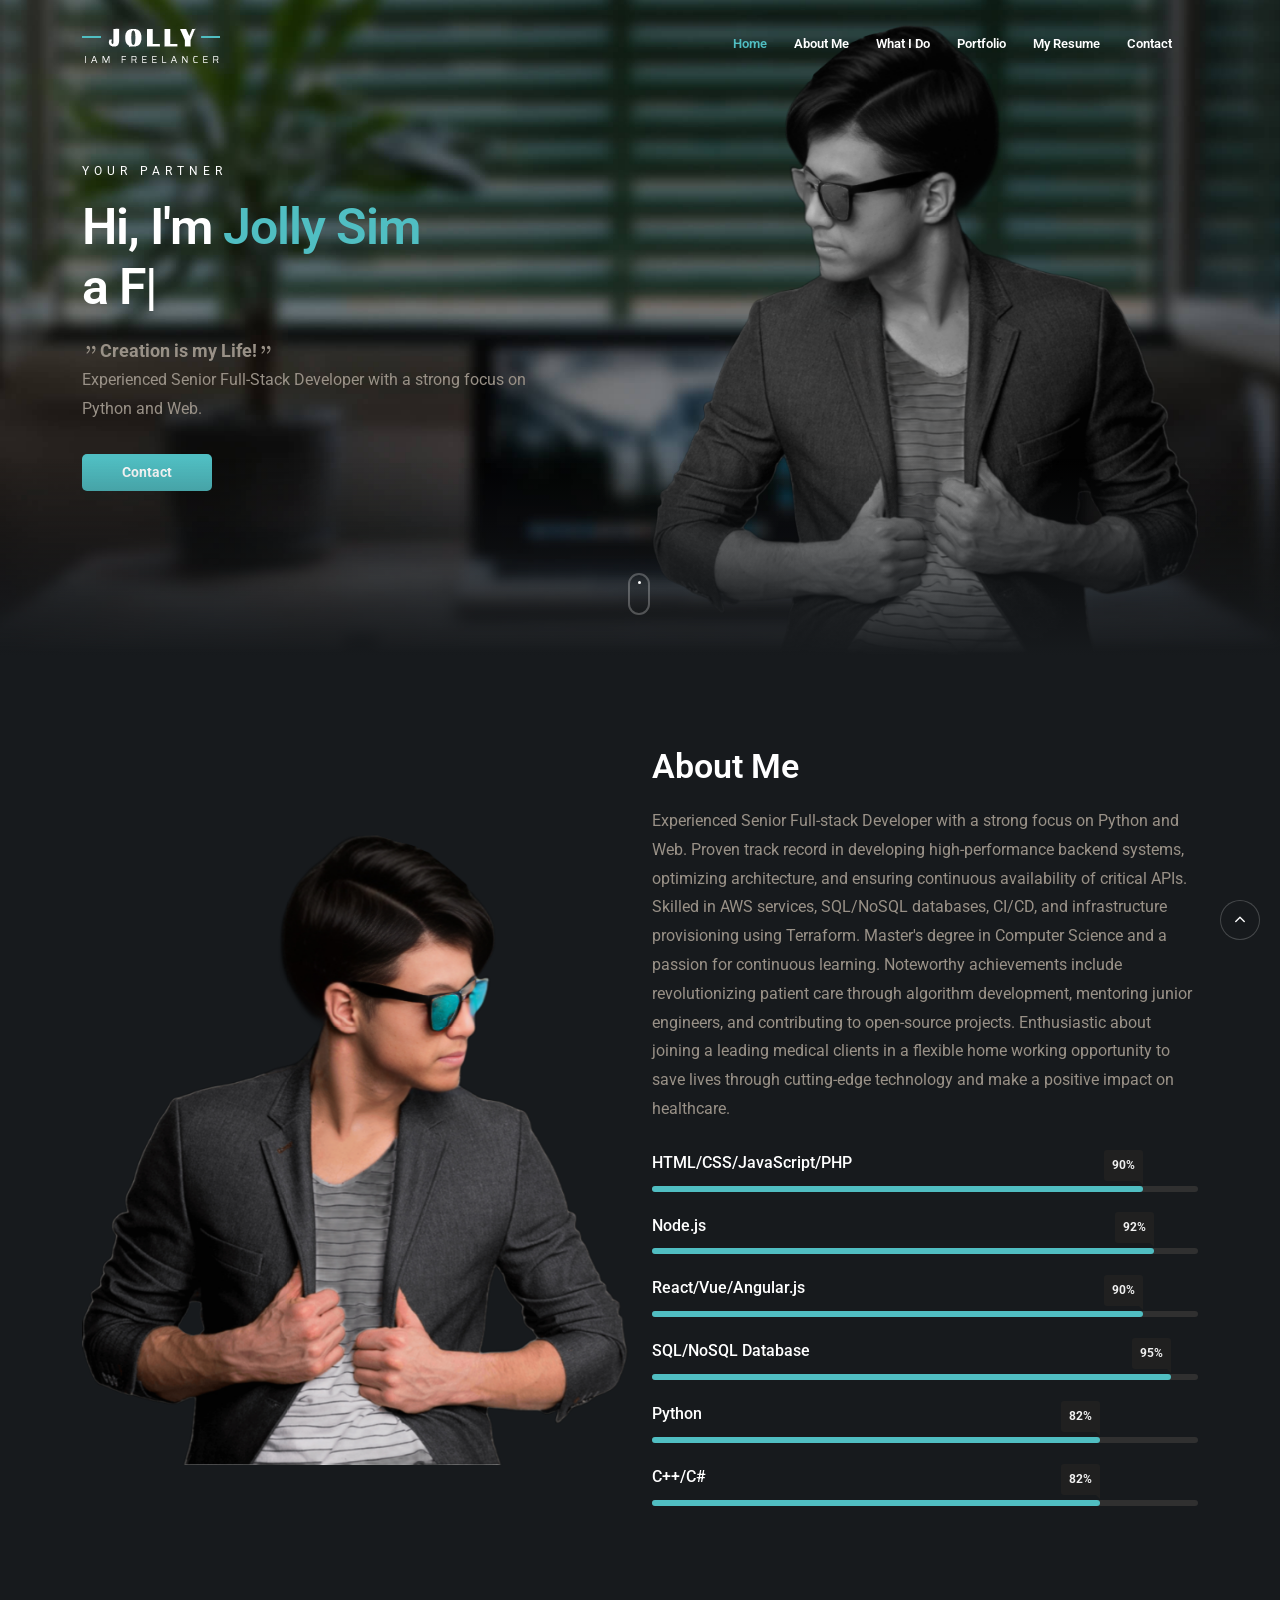
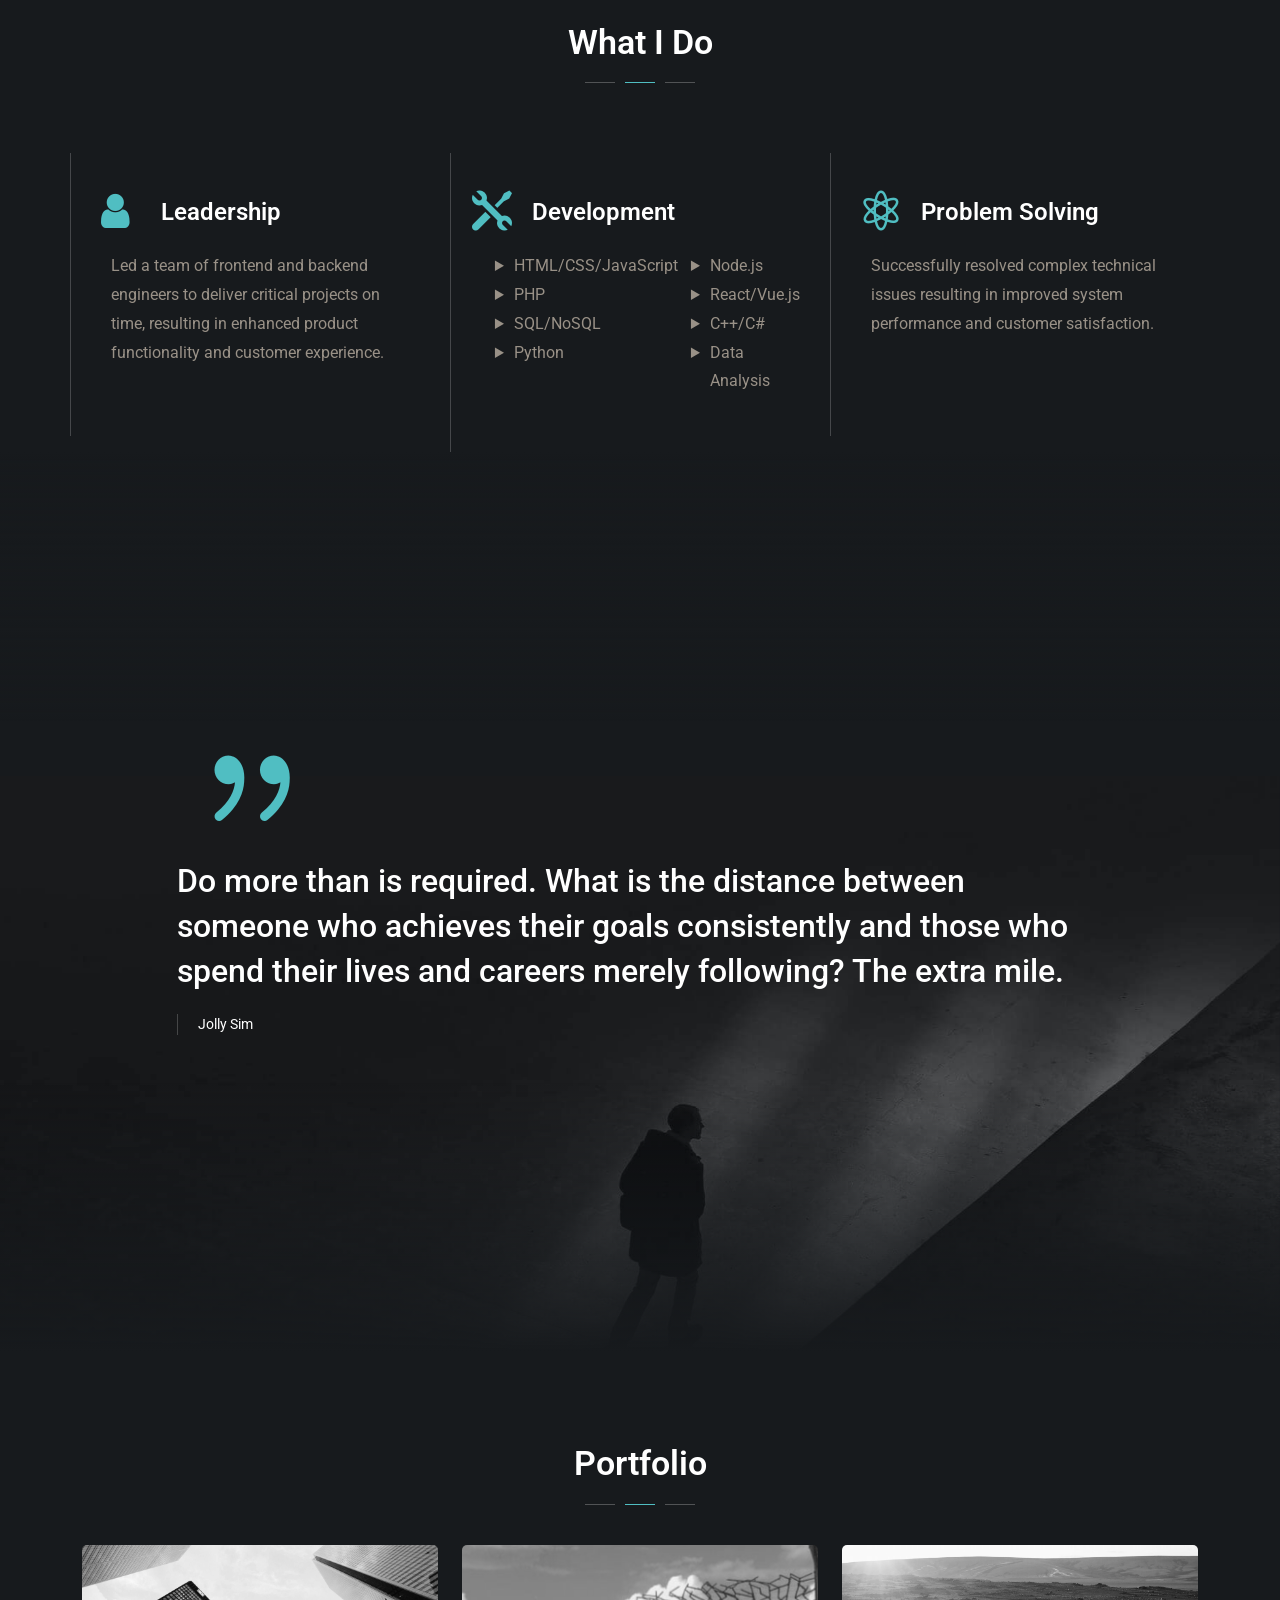
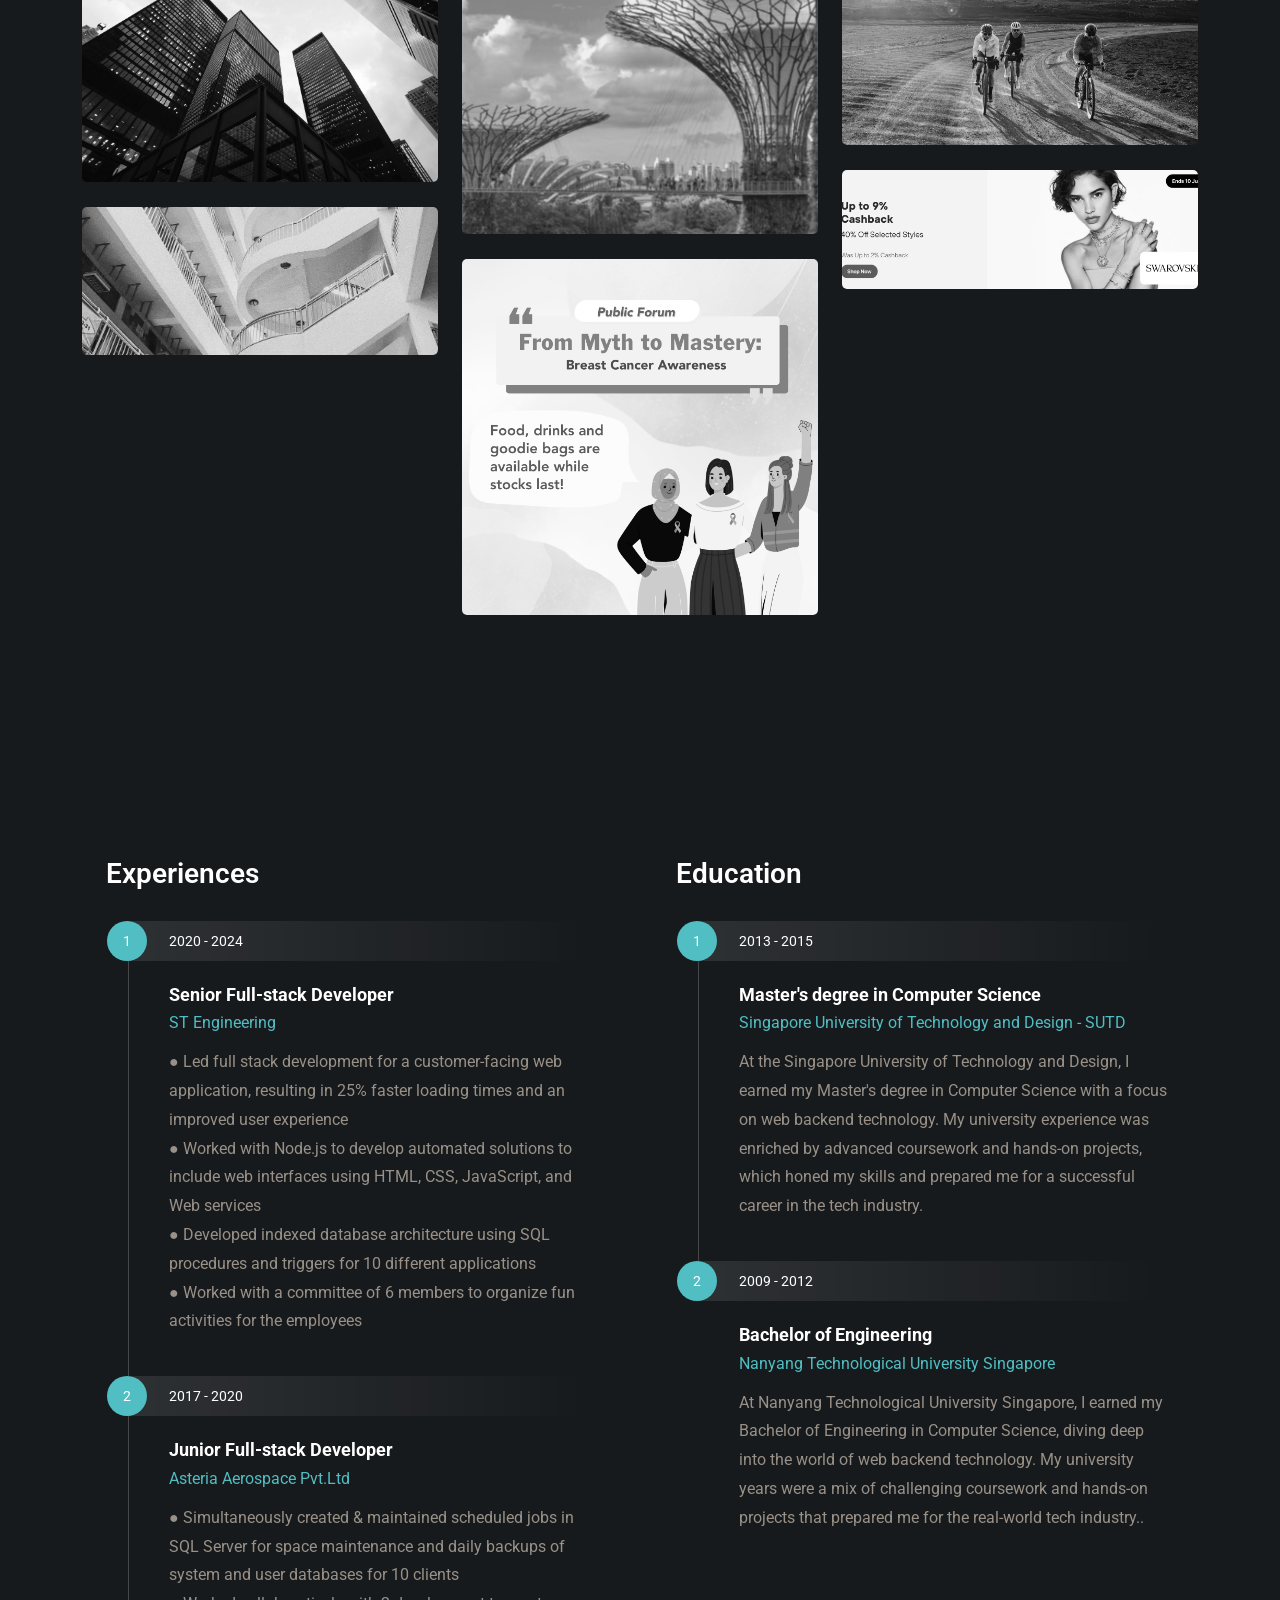
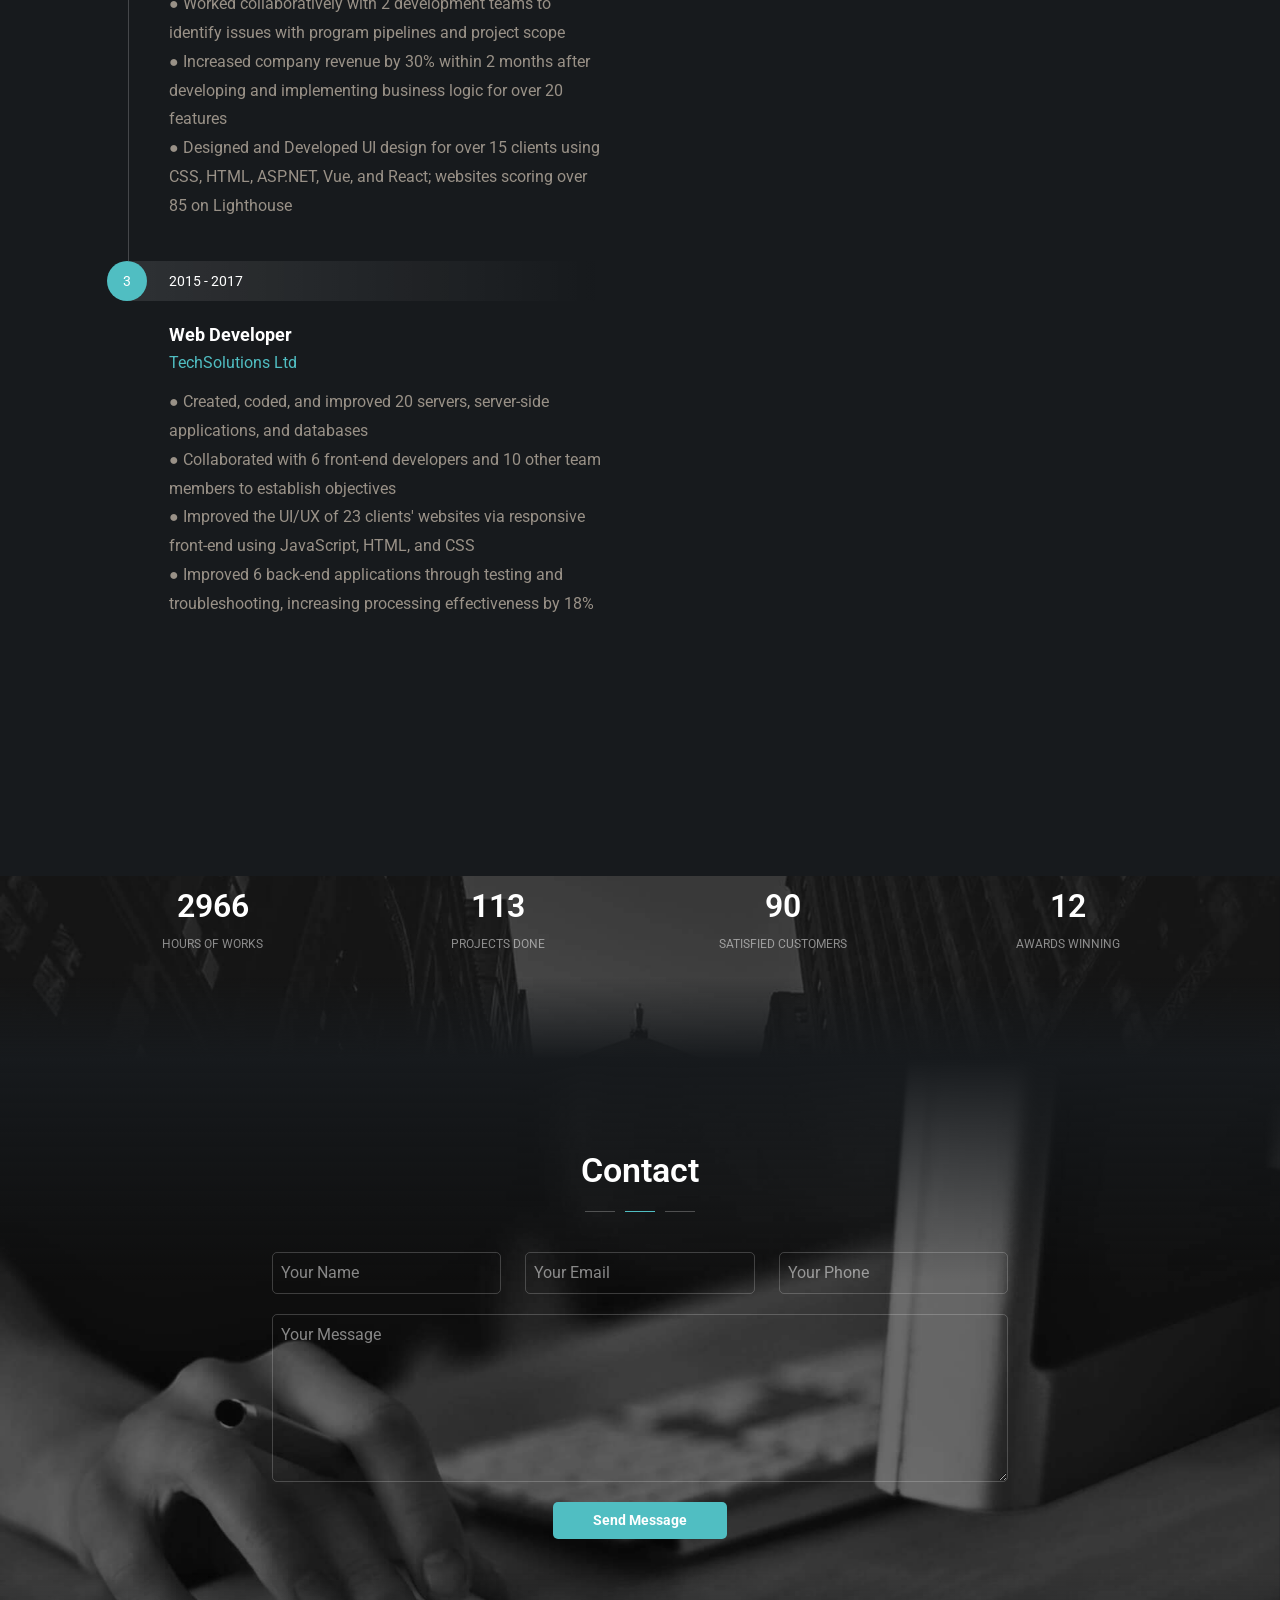
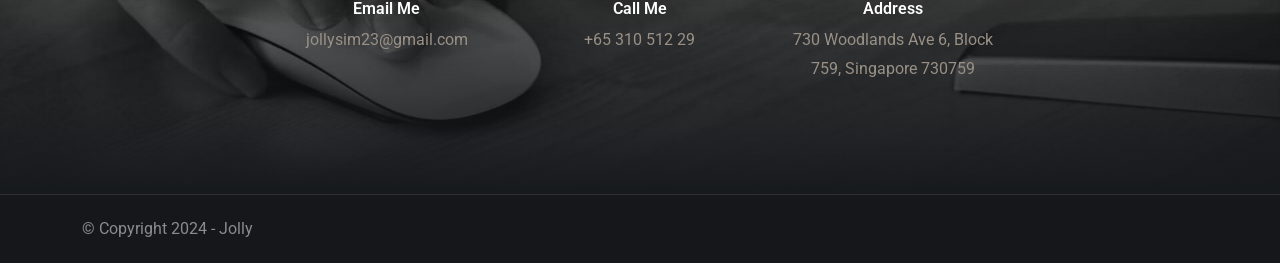
<file: index.html>
<!DOCTYPE html>
<html lang="zxx">

<head>
    <title>Jolly - Personal Website</title>
    <link rel="icon" href="images/icon.png" type="image/gif" sizes="16x16">
    <meta content="text/html;charset=utf-8" http-equiv="Content-Type">
    <meta content="width=device-width, initial-scale=1.0" name="viewport" />
    <meta content="Jolly - Personal Website" name="description" />
    <meta content="" name="keywords" />
    <meta content="" name="author" />
    <!-- CSS Files
    ================================================== -->
    <link href="css/bootstrap.min.css" rel="stylesheet" type="text/css" id="bootstrap" />
    <link href="css/plugins.css" rel="stylesheet" type="text/css" />
    <link href="css/style.css" rel="stylesheet" type="text/css" />
    <link href="css/custom-style-2.css" rel="stylesheet" type="text/css" />
    <style>
        :root {
            --primary-color: #50BEC2;
            --primary-color-rgb: 80, 190, 194;
        }
    </style>
    <link href="css/coloring.css" rel="stylesheet" type="text/css" />
</head>

<body class="onepage dark-scheme">
    <div id="wrapper">
        <!-- header begin -->
        <header class="transparent">
            <div class="container">
                <div class="row">
                    <div class="col-md-12">
                        <div class="de-flex sm-pt10">
                            <div class="de-flex-col">
                                <div class="de-flex-col">
                                    <!-- logo begin -->
                                    <div id="logo">
                                        <a href="index.html">
                                            <img alt="" class="logo" src="images/logo-2.png" />
                                        </a>
                                    </div>
                                    <!-- logo close -->
                                </div>
                            </div>
                            <div class="de-flex-col header-col-right">
                                <ul id="mainmenu">
                                    <li><a class="active" href="#top">Home<span></span></a></li>
                                    <li><a href="#section-about">About Me<span></span></a></li>
                                    <li><a href="#section-services">What I Do<span></span></a></li>
                                    <li><a href="#section-portfolio">Portfolio<span></span></a></li>
                                    <li><a href="#section-resume">My Resume<span></span></a></li>
                                    <li><a href="#section-contact">Contact<span></span></a></li>
                                </ul>
                                <div class="menu_side_area">
                                    <span id="menu-btn"></span>
                                </div>
                            </div>
                        </div>
                    </div>
                </div>
            </div>
        </header>
        <!-- header close -->
        <!-- content begin -->
        <div class="no-bottom no-top" id="content">
            <div id="top"></div>

            <!-- page preloader begin -->
            <div id="preloader">
                <div class="preloader1"></div>
            </div>
            <!-- page preloader close -->
            

            <!-- load external content begin -->
            <div id="de_modal">
                <button class="button-close"></button>
                <div class="d-modal-loader"></div>
            </div>
             <!-- load external content close -->

            <section aria-label="section" class="jarallax no-top-md no-bottom">
                <img src="images/background/6.jpg" class="jarallax-img" alt="">
                <div class="container">
                        <div class="row align-items-center">
                            <div class="col-md-5">
                                <h5 class="s1 wow fadeInUp" data-wow-delay=".4s">Your Partner</h5>
                                <div class="spacer-10"></div>
                                <div class="h1 text-white wow fadeInUp" data-wow-delay=".6s">
                                    Hi, I'm <span class="id-color">Jolly Sim</span><br>a
                                    <div class="typed-strings">
                                        <p>Freelancer</p>
                                        <p>Full-stack Developer</p>
                                        <p>UI/UX Designer</p>
                                    </div>
                                    <div class="typed"></div>
                                </div>
                                <p class="wow fadeInUp" data-wow-delay=".6s">
                                    <b style="font-size: large;"><i class="d icon_quotations"></i>Creation is my Life!<i class="d icon_quotations"></i></b><br>
                                    Experienced Senior Full-Stack Developer with a strong focus on Python and Web.
                                </p>
                                <div class="spacer-10"></div>
                                <a class="btn-main wow fadeInUp" data-wow-delay=".6s" href="#section-contact">Contact</a>
                            </div>
                            <div class="col-md-6 offset-md-1 jarallax">
                                <img src="images/misc/1.png" class="img-fluid wow fadeInUp" data-wow-delay=".8s" alt="">
                            </div>
                        </div>
                    </div>
                <a href="#section-about" class="mouse-icon-click scroll-to wow fadeInUp" data-wow-delay=".8s">
                    <span class="mouse fadeScroll relative" data-scroll-speed="10">
                        <span class="scroll"></span>
                    </span>
                </a>
                <div class="de-gradient-edge-bottom"></div>
            </section>
            <section id="section-about" class="no-bottom">
                <div class="container relative">
                    <div class="row align-items-center">
                        <div class="col-md-6 wow fadeInUp">
                            <img src="images/misc/4.png" class="img-fluid" alt="">
                        </div>
                        <div class="col-md-6 wow fadeInUp" data-wow-delay=".2s">
                            <h2>About Me</h2>
                            <p>Experienced Senior Full-stack Developer with a strong focus on
                                Python and Web. Proven track record in developing high-performance
                                backend systems, optimizing architecture, and ensuring continuous
                                availability of critical APIs. Skilled in AWS services, SQL/NoSQL
                                databases, CI/CD, and infrastructure provisioning using Terraform.
                                Master's degree in Computer Science and a passion for continuous
                                learning. Noteworthy achievements include revolutionizing patient care
                                through algorithm development, mentoring junior engineers, and
                                contributing to open-source projects. Enthusiastic about joining a
                                leading medical clients in a flexible home working opportunity to save
                                lives through cutting-edge technology and make a positive impact on
                                healthcare.
                                </p>
                            <div class="d-skills-bar">
                              <div class="d-bar">
                                <div class="d-skill" data-value="90%">
                                    <div class="d-info">
                                      <span>HTML/CSS/JavaScript/PHP</span>
                                    </div>
                                    <div class="d-progress-line"><span class="d-fill-line"></span></div>
                                </div>
                                <div class="d-skill" data-value="92%">
                                    <div class="d-info">
                                      <span>Node.js</span>
                                    </div>
                                    <div class="d-progress-line"><span class="d-fill-line"></span></div>
                                </div>

                                <div class="d-skill" data-value="90%">
                                    <div class="d-info">
                                      <span>React/Vue/Angular.js</span>
                                    </div>
                                    <div class="d-progress-line"><span class="d-fill-line"></span></div>
                                </div>
                                <div class="d-skill" data-value="95%">
                                    <div class="d-info">
                                      <span>SQL/NoSQL Database</span>
                                    </div>
                                    <div class="d-progress-line"><span class="d-fill-line"></span></div>
                                </div>

                                <div class="d-skill" data-value="82%">
                                    <div class="d-info">
                                      <span>Python</span>
                                    </div>
                                    <div class="d-progress-line"><span class="d-fill-line"></span></div>
                                </div>
                                <div class="d-skill" data-value="82%">
                                    <div class="d-info">
                                      <span>C++/C#</span>
                                    </div>
                                    <div class="d-progress-line"><span class="d-fill-line"></span></div>
                                </div>

                                </div>
                            </div>
                        </div>  
                    </div>
                </div>
            </section>
            <section id="section-services" class="no-bottom">
                <div class="container relative">
                    <div class="row">
                        <div class="col-md-12 text-center wow fadeInUp">
                            <h2>What I Do</h2>
                            <div class="space-border"></div>
                        </div>
                        <div class="spacer-single"></div>
                        <div class="row g-0">
                            <div class="col-lg-4 wow fadeIn" data-wow-delay=".2s">
                                <div class="de_3d-box">
                                    <div class="d-inner">
                                        <i class="fa fa-user id-color"></i>
                                        <div class="text">
                                            <h3>Leadership</h3>
                                            Led a team of frontend and backend engineers to deliver critical projects on time, resulting in enhanced product functionality and customer experience. <br><br>
                                        </div>
                                    </div>
                                </div>
                            </div>
                            
                            <div class="col-lg-4 wow fadeIn" data-wow-delay=".4s">
                                <div class="de_3d-box">
                                    <div class="d-inner">
                                        <i class="icon_tools id-color"></i>
                                        <div class="text">
                                            <h3>Development</h3>
                                            <div style="display: flex;">
                                                <ul class="list-item" style="list-style-type: disclosure-closed;">
                                                    <li>HTML/CSS/JavaScript</li>
                                                    <li>PHP</li>
                                                    <li>SQL/NoSQL</li>
                                                    <li>Python</li>
                                                </ul>
                                                <ul class="list-item" style="list-style-type: disclosure-closed;">
                                                    <li>Node.js</li>
                                                    <li>React/Vue.js</li>
                                                    <li>C++/C#</li>
                                                    <li>Data Analysis</li>
                                                </ul>
                                            </div>
                                        </div>
                                    </div>
                                </div>
                            </div>
                            <div class="col-lg-4 wow fadeIn" data-wow-delay=".6s">
                                <div class="de_3d-box">
                                    <div class="d-inner">
                                        
                                        <i class="icon_genius id-color"></i>
                                        <div class="text">
                                            <h3>Problem Solving</h3>
                                            Successfully resolved complex technical issues resulting in improved system performance and customer satisfaction. <br><br><br>
                                        </div>
                                    </div>
                                </div>
                            </div>
                        </div>
                    </div>
                </div>
            </section>
            <section id="section-my-quote" aria-label="section" class="jarallax no-top no-bottom">
                <div class="de-gradient-edge-top"></div>
                <img src="images/background/2.jpg" class="jarallax-img" alt="">
                <div class="v-center">
                    <div class="container">
                        <div class="row align-items-center">
                            <div class="col-md-10 offset-md-1">
                                <blockquote class="q-big wow fadeIn" data-wow-duration="3s">
                                    <i class="d-big icon_quotations"></i>
                                    Do more than is required. What is the distance between someone who achieves their goals consistently and those who spend their lives and careers merely following? The extra mile.
                                    <span class="d-quote-by">Jolly Sim</span>
                                </blockquote>
                                <div class="spacer-double"></div>
                            </div>
                        </div>
                    </div>
                </div>
                <div class="de-gradient-edge-bottom"></div>
            </section>
            <section id="section-portfolio" class="no-bottom">
                <div class="container relative">
                    <div class="row">
                        <div class="col-md-12 text-center wow fadeInUp">
                            <h2>Portfolio</h2>
                            <div class="space-border"></div>
                        </div>
                    </div>
                    <div id="gallery" class="row sequence">
                        <div class="col-md-4 item">
                            <a class="" href="https://www.brownbook.net/" target="_blank">
                                <div class="card-image-1 mod-c" data-tilt>
                                    <div class="d-text">
                                        <h3>The Global Business Listing Database</h3>
                                        <h5 class="d-tag">https://www.brownbook.net/</h5>
                                    </div>
                                    <img src="images/gallery/1.jpg" class="img-fluid" alt="">
                                </div>
                            </a>
                        </div>
                        <div class="col-md-4 item">
                            <a class="" href="https://chatsansar.com/singapore-chat-room/" target="_blank">
                                <div class="card-image-1 mod-c" data-tilt>
                                    <div class="d-text">
                                        <h3>ChatSansar</h3>
                                        <h5 class="d-tag">https://chatsansar.com/singapore-chat-room/</h5>
                                    </div>
                                    <img src="images/gallery/2.jpg" class="img-fluid" alt="">
                                </div>
                            </a>
                        </div>
                        <div class="col-md-4 item">
                            <a class="" href="https://www.specialized.com/sg/en" target="_blank">
                                <div class="card-image-1 mod-c" data-tilt>
                                    <div class="d-text">
                                        <h3>Official Online Store</h3>
                                        <h5 class="d-tag">https://www.specialized.com/sg/en</h5>
                                    </div>
                                    <img src="images/gallery/3.jpg" class="img-fluid" alt="">
                                </div>
                            </a>
                        </div>
                        <div class="col-md-4 item">
                            <a class="" href="https://www.shopback.sg/" target="_blank">
                                <div class="card-image-1 mod-c" data-tilt>
                                    <div class="d-text">
                                        <h3>ShopBack</h3>
                                        <h5 class="d-tag">https://www.shopback.sg/</h5>
                                    </div>
                                    <img src="images/gallery/4.jpg" class="img-fluid" alt="">
                                </div>
                            </a>
                        </div>
                        <div class="col-md-4 item">
                            <a class="" url="https://www.brasbasahcomplex.com/" target="_blank">
                                <div class="card-image-1 mod-c" data-tilt>
                                    <div class="d-text">
                                        <h3>BRAS BASAH COMPLEX</h3>
                                        <h5 class="d-tag">https://www.brasbasahcomplex.com/</h5>
                                    </div>
                                    <img src="images/gallery/5.jpg" class="img-fluid" alt="">
                                </div>
                            </a>
                        </div>
                        <div class="col-md-4 item">
                            <a class="" href="https://www.wh.com.sg/" target="_blank">
                                <div class="card-image-1 mod-c" data-tilt>
                                    <div class="d-text">
                                        <h3>Woodlands Health Campus</h3>
                                        <h5 class="d-tag">https://www.wh.com.sg/</h5>
                                    </div>
                                    <img src="images/gallery/medical.png" class="img-fluid" alt="">
                                </div>
                            </a>
                        </div>
                    </div>
                </div>
            </section>
            <section id="section-resume">
                <div class="container relative">
                    <div class="row">
                        <div class="col-md-12 text-center wow fadeInUp">
                            <h2>My Resume</h2>
                            <div class="space-border"></div>
                        </div>
                    </div>
                    <div class="row gh-5">
                        <div class="col-lg-6 wow fadeInUp">
                            <div class="p-4">
                                <h3 class="s_border">Experiences</h3>
                                <ul class="d_timeline">
                                    <li class="d_timeline-item">
                                        <h3 class="d_timeline-title">2020 - 2024</h3>
                                        <p class="d_timeline-text"><span class="d_title">Senior Full-stack Developer</span><span class="d_company">ST Engineering</span>
                                            ●  Led full stack development for a customer-facing web application, resulting in 25% faster loading times and an improved user experience <br>
                                            ●  Worked with Node.js to develop automated solutions to include web interfaces using HTML, CSS, JavaScript, and Web services <br>
                                            ●  Developed indexed database architecture using SQL procedures and triggers for 10 different applications <br>
                                            ●  Worked with a committee of 6 members to organize fun activities for the employees
                                            </p>
                                    </li>
                                    <li class="d_timeline-item">
                                        <h3 class="d_timeline-title">2017 - 2020</h3>
                                        <p class="d_timeline-text"><span class="d_title">Junior Full-stack Developer</span><span class="d_company">Asteria Aerospace Pvt.Ltd</span>
                                            ●  Simultaneously created & maintained scheduled jobs in SQL Server for space maintenance and daily backups of system and user databases for 10 clients <br>
                                            ●  Worked collaboratively with 2 development teams to identify issues with program pipelines and project scope <br>
                                            ●  Increased company revenue by 30% within 2 months after developing and implementing business logic for over 20 features <br>
                                            ●  Designed and Developed UI design for over 15 clients using CSS, HTML, ASP.NET, Vue, and React; websites scoring over 85 on Lighthouse 
                                            </p>
                                    </li>
                                    <li class="d_timeline-item">
                                        <h3 class="d_timeline-title">2015 - 2017</h3>
                                        <p class="d_timeline-text"><span class="d_title">Web Developer</span><span class="d_company">TechSolutions Ltd</span>
                                            ●   Created, coded, and improved 20 servers, server-side applications, and databases  <br>
                                            ●	Collaborated with 6 front-end developers and 10 other team members to establish objectives <br>
                                            ●	Improved the UI/UX of 23 clients' websites via responsive front-end using JavaScript, HTML, and CSS <br>
                                            ●	Improved 6 back-end applications through testing and troubleshooting, increasing processing effectiveness by 18% <br>
                                            </p>
                                    </li>
                                </ul>
                            </div>
                        </div>
                        <div class="col-lg-6 wow fadeInUp">
                            <div class="p-4">
                                <h3 class="s_border">Education</h3>
                                <ul class="d_timeline">
                                    <li class="d_timeline-item">
                                        <h3 class="d_timeline-title">2013 - 2015</h3>
                                        <p class="d_timeline-text"><span class="d_title">Master's degree in Computer Science</span><span class="d_company">Singapore University of Technology and Design - SUTD</span>At the Singapore University of Technology and Design, I earned my Master's degree in Computer Science with a focus on web backend technology. My university experience was enriched by advanced coursework and hands-on projects, which honed my skills and prepared me for a successful career in the tech industry.</p>
                                    </li>
                                    <li class="d_timeline-item">
                                        <h3 class="d_timeline-title">2009 - 2012</h3>
                                        <p class="d_timeline-text"><span class="d_title">Bachelor of Engineering</span><span class="d_company">Nanyang Technological University Singapore</span>At Nanyang Technological University Singapore, I earned my Bachelor of Engineering in Computer Science, diving deep into the world of web backend technology. My university years were a mix of challenging coursework and hands-on projects that prepared me for the real-world tech industry..</p>
                                    </li>
        
                                </ul>
                            </div>
                        </div>
                    </div>
                </div>
            </section>
            <section id="section-fun-facts" aria-label="section" class="jarallax">
                <div class="de-gradient-edge-top"></div>
                <img src="images/background/3.jpg" class="jarallax-img" alt="">
                <div class="container">
                        <div class="row">
                            <div class="col-md-3 wow fadeIn" data-wow-delay="0">
                                <div class="de_count text-center">
                                    <h3 class="timer" data-to="8240" data-speed="2500">0</h3>
                                    <span>Hours of Works</span>
                                </div>
                            </div>

                            <div class="col-md-3 wow fadeIn" data-wow-delay=".25s">
                                <div class="de_count text-center">
                                    <h3 class="timer" data-to="315" data-speed="2500">0</h3>
                                    <span>Projects Done</span>
                                </div>
                            </div>

                            <div class="col-md-3 wow fadeIn" data-wow-delay=".5s">
                                <div class="de_count text-center">
                                    <h3 class="timer" data-to="250" data-speed="2500">0</h3>
                                    <span>Satisfied Customers</span>
                                </div>
                            </div>

                            <div class="col-md-3 wow fadeIn" data-wow-delay=".75s">
                                <div class="de_count text-center">
                                    <h3 class="timer" data-to="32" data-speed="2500">0</h3>
                                    <span>Awards Winning</span>
                                </div>
                            </div>
                        </div>
                    </div>
                <div class="de-gradient-edge-bottom"></div>
            </section>
            
            <section id="section-contact" class="jarallax">
                <div class="de-gradient-edge-top"></div>
                <img src="images/background/5.jpg" class="jarallax-img" alt="">
                <div class="container z-index-1000">
                    <div class="row">
                        <div class="col-md-12 text-center wow fadeInUp">
                            <h2>Contact</h2>
                            <div class="space-border"></div>
                        </div>
                        <div class="col-lg-8 offset-lg-2 wow fadeInUp">
                            <div class="contact_form_wrapper">
                                <form name="contactForm" id="contact_form" class="form-border" method="post" action="#">
                                    <div class="row">
                                        <div class="col-md-4">
                                            <div class="field-set">
                                                <input type="text" name="Name" id="name" class="form-control" placeholder="Your Name" required>
                                            </div>
                                        </div>
                                        <div class="col-md-4">
                                            <div class="field-set">
                                                <input type="text" name="Email" id="email" class="form-control" placeholder="Your Email" required>
                                            </div>
                                        </div>
                                        <div class="col-md-4">
                                            <div class="field-set">
                                                <input type="text" name="phone" id="phone" class="form-control" placeholder="Your Phone" required>
                                            </div>
                                        </div>
                                    </div>
                                    <div class="text-center">
                                        <div class="field-set">
                                            <textarea name="message" id="message" class="form-control" placeholder="Your Message" required></textarea>
                                        </div>
                                        <div id='submit' class="mt10">
                                            <input type='submit' id='send_message' value='Send Message' class="btn-main">
                                        </div>

                                        <div id="success_message" class='success'>
                                            Your message has been sent successfully. Refresh this page if you want to send more messages.
                                        </div>
                                        <div id="error_message" class='error'>
                                            Sorry there was an error sending your form.
                                        </div>

                                    </div>
                                </form>
                            </div>
                            <div class="spacer-double"></div>
                            <div class="row text-center wow fadeInUp">
                                <div class="col-md-4">
                                    <div class="wm-1"></div>
                                    <h6>Email Me</h6>
                                    <p>jollysim23@gmail.com</p>
                                </div>
                                <div class="col-md-4">
                                    <div class="wm-1"></div>
                                    <h6>Call Me</h6>
                                    <p>+65 310 512 29</p>
                                </div>
                                <div class="col-md-4">
                                    <div class="wm-1"></div>
                                    <h6>Address</h6>
                                    <p>730 Woodlands Ave 6, Block 759, Singapore 730759</p>
                                </div>
                            </div>
                        </div>
                    </div>
                </div>
                <div class="de-gradient-edge-bottom"></div>
            </section>
        </div>
        <!-- content close -->
        <a href="#" id="back-to-top"></a>
        <!-- footer begin -->
        <footer>
            <div class="container">
                <div class="row">
                    <div class="col-md-6">
                        <a href="index.html">
                            <span class="copy">&copy; Copyright 2024 - Jolly </span>
                        </a>
                    </div>
                    
                </div>
            </div>
        </footer>
        <!-- footer close -->
    </div>
    <!-- Javascript Files
    ================================================== -->
    <script src="js/plugins.js"></script>
    <script src="js/designesia.js"></script>
    <script src='https://www.google.com/recaptcha/api.js' async defer></script>
    <script src="form.js"></script>
    
    <script>
    jQuery(document).ready(function() {
        $(function() {
            // jquery typed plugin
            $(".typed").typed({
                stringsElement: $('.typed-strings'),
                typeSpeed: 100,
                backDelay: 500,
                loop: true,
                contentType: 'html', // or text
                // defaults to false for infinite loop
                loopCount: false,
                callback: function() { null; },
                resetCallback: function() { newTyped(); }
            });
        });
    });
    </script>
</body>

</html>
</file>
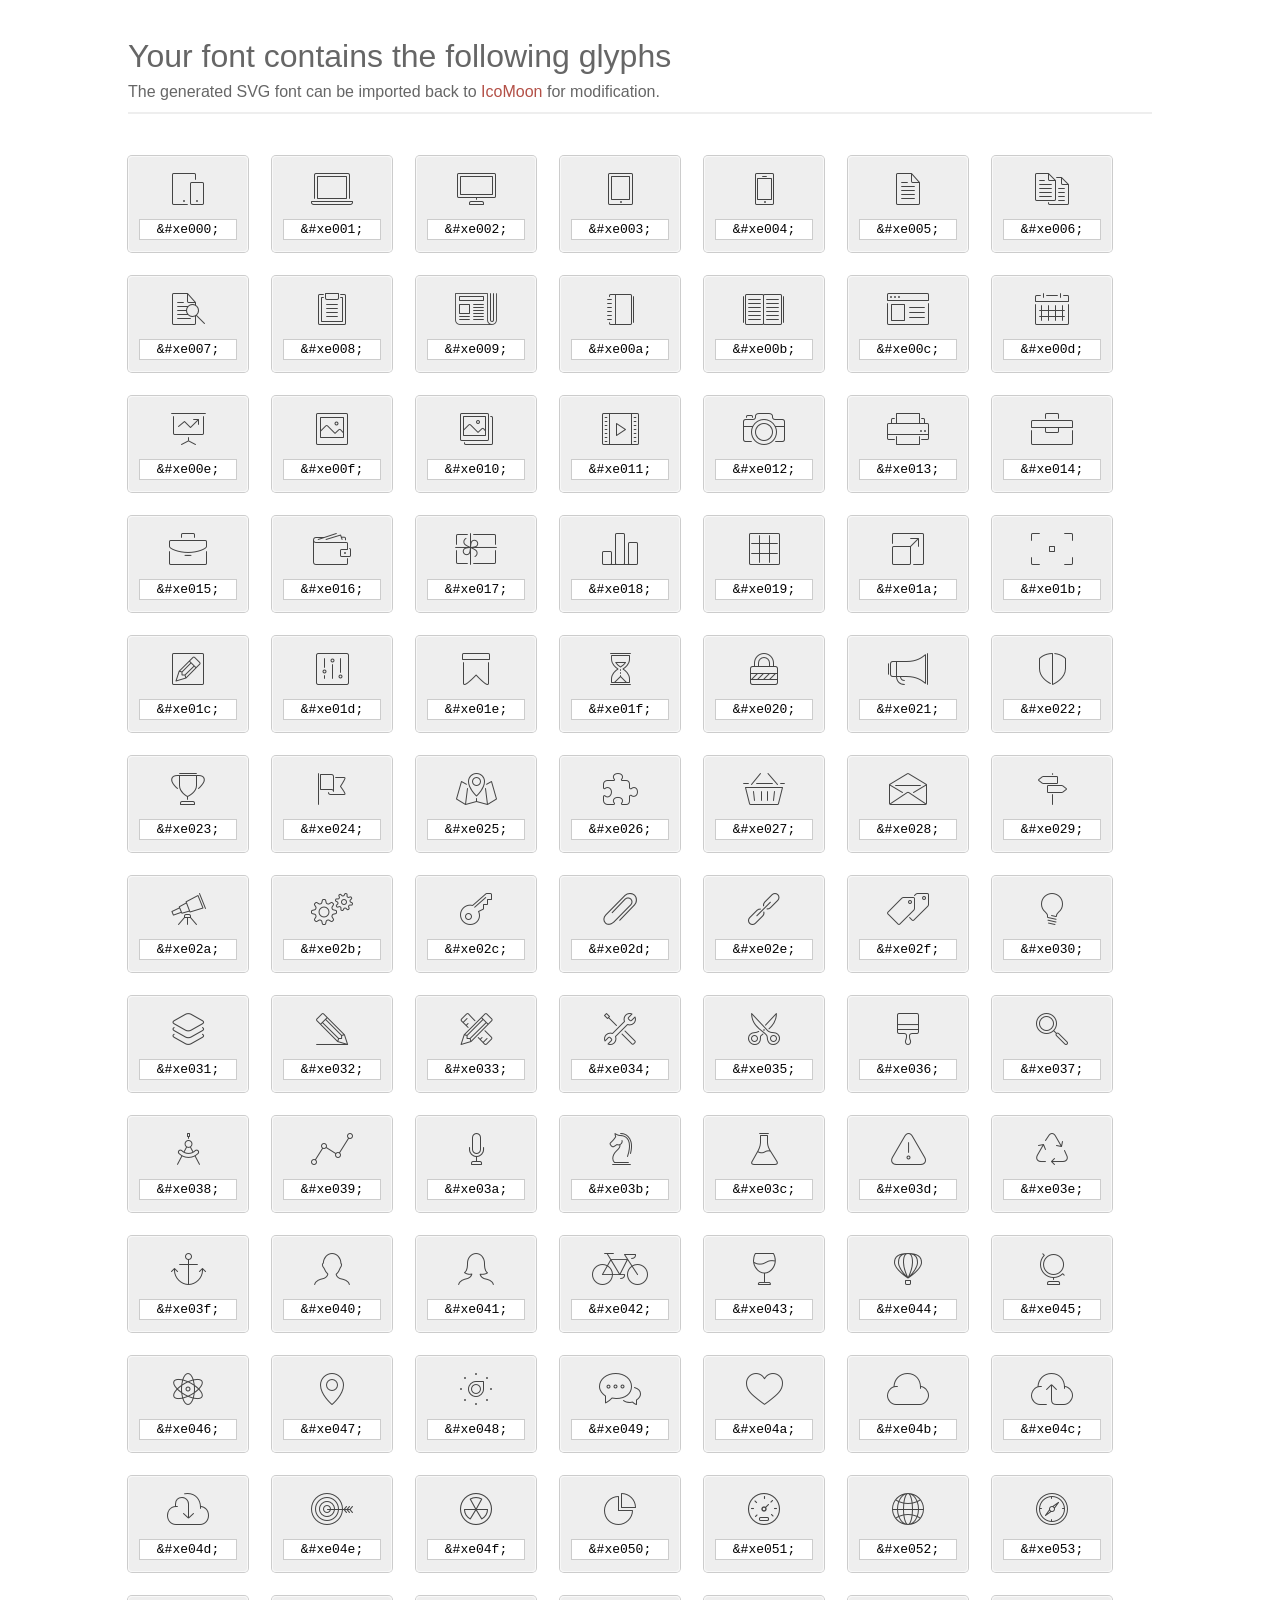
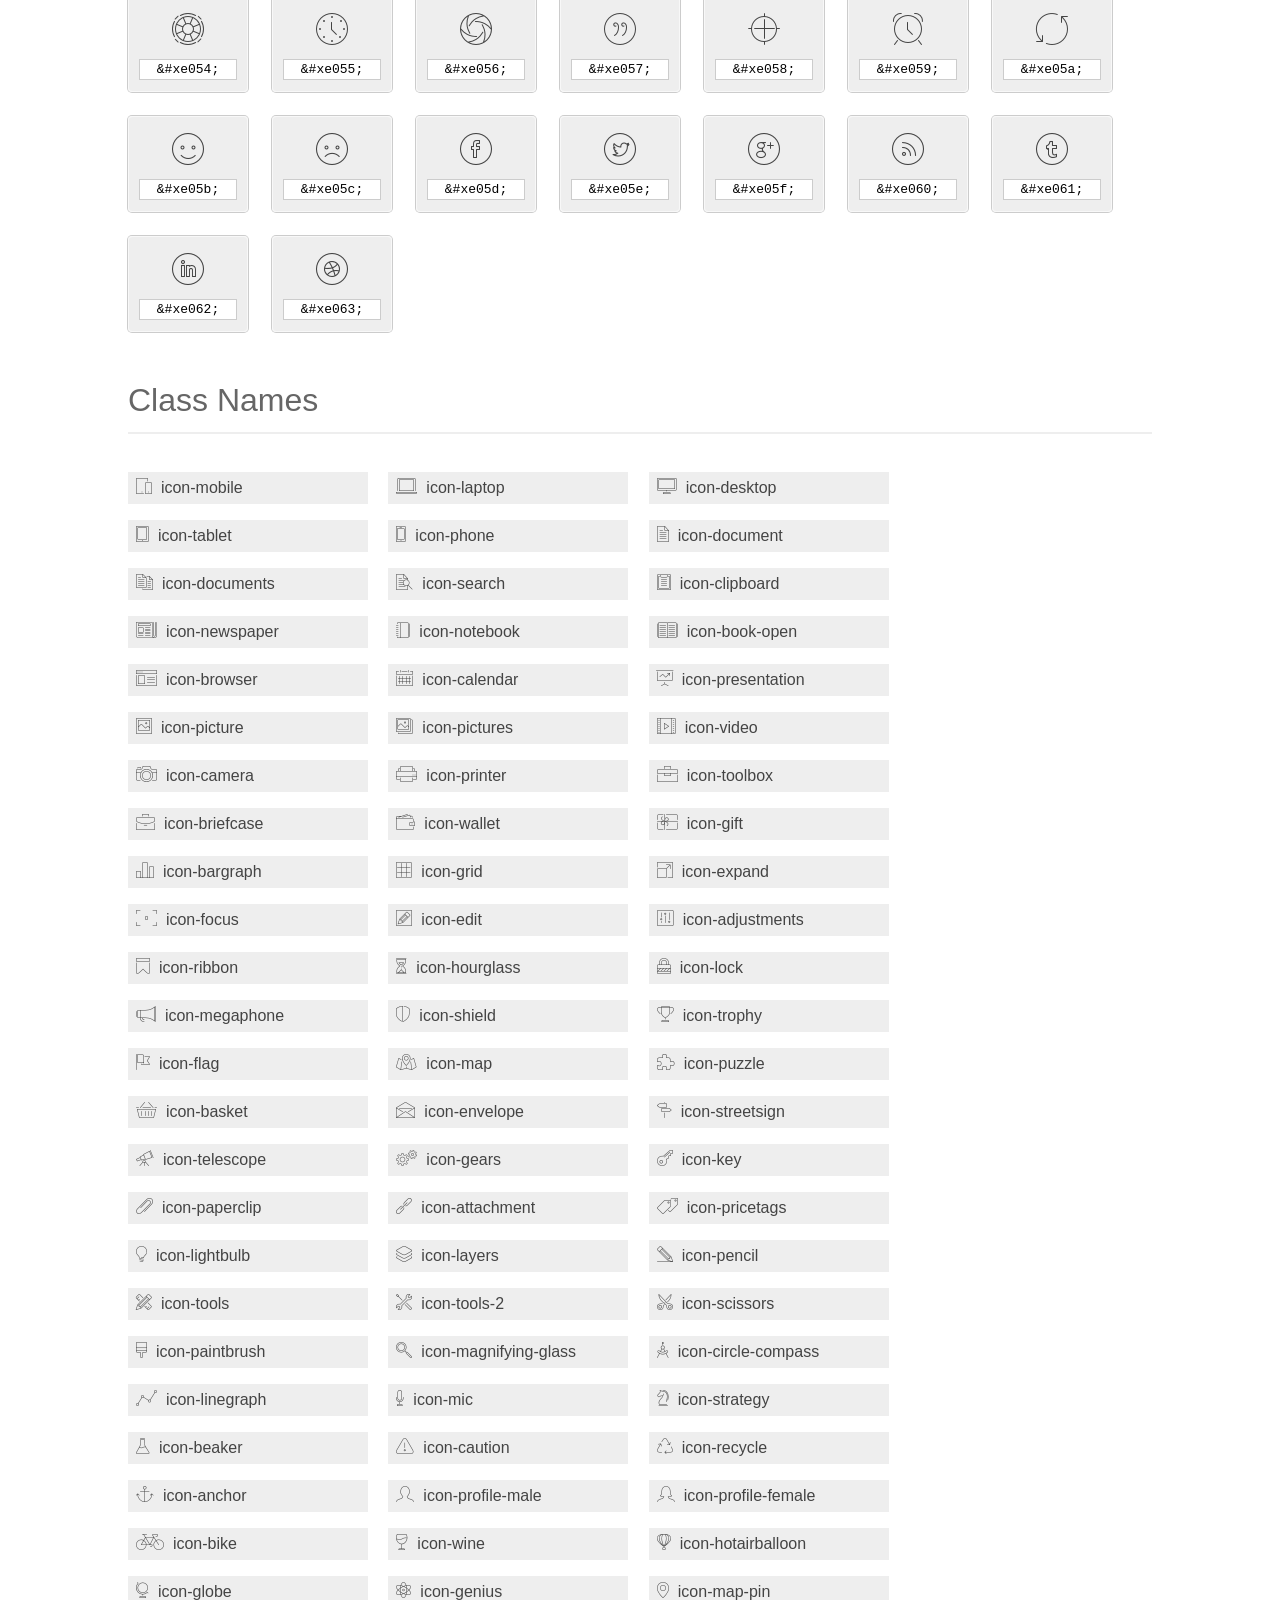
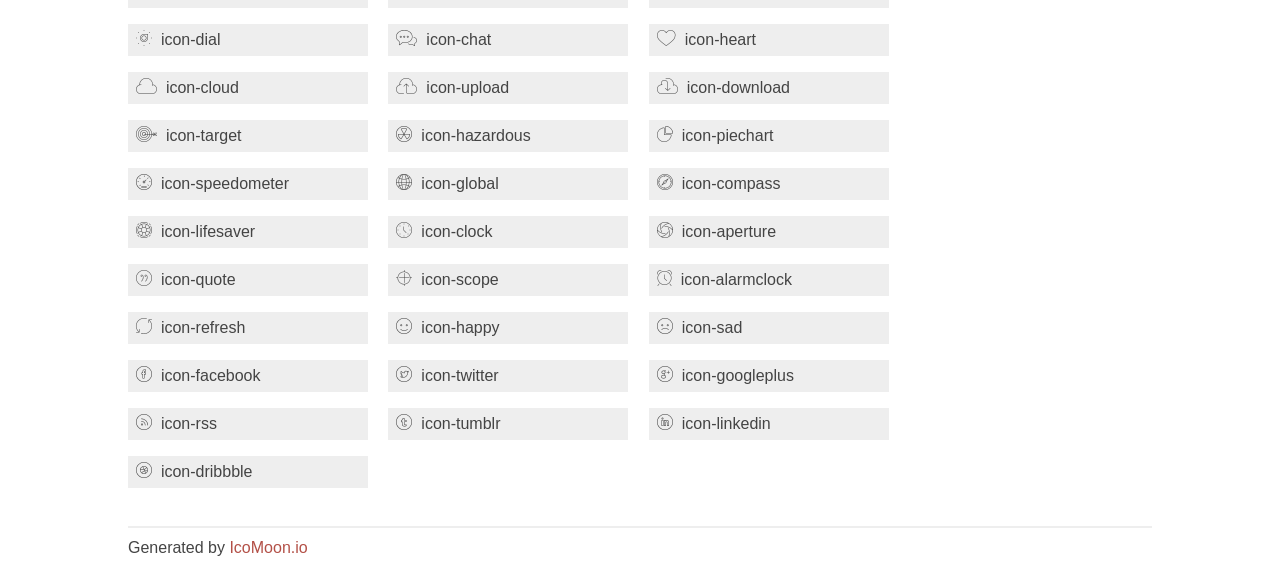
<file: fonts/et-line-font/index.html>
<!doctype html>
<html>
<head>
<title>Your Font/Glyphs</title>
<link rel="stylesheet" href="style.css" />
<!--[if lte IE 7]><script src="lte-ie7.js"></script><![endif]-->
<style>
	section, header, footer {display: block;}
	body {
		font-family: sans-serif;
		color: #444;
		line-height: 1.5;
		font-size: 1em;
	}
	* {
		-moz-box-sizing: border-box;
		-webkit-box-sizing: border-box;
		box-sizing: border-box;
		margin: 0;
		padding: 0;
	}
	.glyph {
		font-size: 16px;
		float: left;
		text-align: center;
		background: #eee;
		padding: .75em;
		margin: .75em 1.5em .75em 0;
		width: 7.5em;
		border-radius: .25em;
		box-shadow: inset 0 0 0 1px #f8f8f8, 0 0 0 1px #CCC;
	}
	.glyph input {
		font-family: consolas, monospace;
		font-size: 13px;
		width: 100%;
		text-align: center;
		border: 0;
		box-shadow: 0 0 0 1px #ccc;
		padding: .125em;
	}
	.w-main {
		width: 80%;
	}
	.centered {
		margin-left: auto;
		margin-right: auto;
	}
	.fs1 {
		font-size: 2em;
	}
	header {
		margin: 2em 0;
		padding-bottom: .5em;
		color: #666;
		box-shadow: 0 2px #eee;
	}
	header h1 {
		font-size: 2em;
		font-weight: normal;
	}
	.clearfix:before, .clearfix:after { content: ""; display: table; }
	.clearfix:after, .clear { clear: both; }
	footer {
		margin-top: 2em;
		padding: .5em 0;
		box-shadow: 0 -2px #eee;
	}
	a, a:visited {
		color: #B35047;
		text-decoration: none;
	}
	a:hover, a:focus {color: #000;}
	.box1 {
		font-size: 16px;
		display: inline-block;
		width: 15em;
		padding: .25em .5em;
		background: #eee;
		margin: .5em 1em .5em 0;
	}
</style>
</head>
<body>
	<div class="w-main centered">
	<section class="mtm clearfix" id="glyphs">
	<header>
		<h1>Your font contains the following glyphs</h1>
		<p>The generated SVG font can be imported back to <a href="http://icomoon.io/app">IcoMoon</a> for modification.</p>
	</header>
	<div class="glyph">
		<div class="fs1" aria-hidden="true" data-icon="&#xe000;"></div>
		<input type="text" readonly="readonly" value="&amp;#xe000;" />
	</div>
	<div class="glyph">
		<div class="fs1" aria-hidden="true" data-icon="&#xe001;"></div>
		<input type="text" readonly="readonly" value="&amp;#xe001;" />
	</div>
	<div class="glyph">
		<div class="fs1" aria-hidden="true" data-icon="&#xe002;"></div>
		<input type="text" readonly="readonly" value="&amp;#xe002;" />
	</div>
	<div class="glyph">
		<div class="fs1" aria-hidden="true" data-icon="&#xe003;"></div>
		<input type="text" readonly="readonly" value="&amp;#xe003;" />
	</div>
	<div class="glyph">
		<div class="fs1" aria-hidden="true" data-icon="&#xe004;"></div>
		<input type="text" readonly="readonly" value="&amp;#xe004;" />
	</div>
	<div class="glyph">
		<div class="fs1" aria-hidden="true" data-icon="&#xe005;"></div>
		<input type="text" readonly="readonly" value="&amp;#xe005;" />
	</div>
	<div class="glyph">
		<div class="fs1" aria-hidden="true" data-icon="&#xe006;"></div>
		<input type="text" readonly="readonly" value="&amp;#xe006;" />
	</div>
	<div class="glyph">
		<div class="fs1" aria-hidden="true" data-icon="&#xe007;"></div>
		<input type="text" readonly="readonly" value="&amp;#xe007;" />
	</div>
	<div class="glyph">
		<div class="fs1" aria-hidden="true" data-icon="&#xe008;"></div>
		<input type="text" readonly="readonly" value="&amp;#xe008;" />
	</div>
	<div class="glyph">
		<div class="fs1" aria-hidden="true" data-icon="&#xe009;"></div>
		<input type="text" readonly="readonly" value="&amp;#xe009;" />
	</div>
	<div class="glyph">
		<div class="fs1" aria-hidden="true" data-icon="&#xe00a;"></div>
		<input type="text" readonly="readonly" value="&amp;#xe00a;" />
	</div>
	<div class="glyph">
		<div class="fs1" aria-hidden="true" data-icon="&#xe00b;"></div>
		<input type="text" readonly="readonly" value="&amp;#xe00b;" />
	</div>
	<div class="glyph">
		<div class="fs1" aria-hidden="true" data-icon="&#xe00c;"></div>
		<input type="text" readonly="readonly" value="&amp;#xe00c;" />
	</div>
	<div class="glyph">
		<div class="fs1" aria-hidden="true" data-icon="&#xe00d;"></div>
		<input type="text" readonly="readonly" value="&amp;#xe00d;" />
	</div>
	<div class="glyph">
		<div class="fs1" aria-hidden="true" data-icon="&#xe00e;"></div>
		<input type="text" readonly="readonly" value="&amp;#xe00e;" />
	</div>
	<div class="glyph">
		<div class="fs1" aria-hidden="true" data-icon="&#xe00f;"></div>
		<input type="text" readonly="readonly" value="&amp;#xe00f;" />
	</div>
	<div class="glyph">
		<div class="fs1" aria-hidden="true" data-icon="&#xe010;"></div>
		<input type="text" readonly="readonly" value="&amp;#xe010;" />
	</div>
	<div class="glyph">
		<div class="fs1" aria-hidden="true" data-icon="&#xe011;"></div>
		<input type="text" readonly="readonly" value="&amp;#xe011;" />
	</div>
	<div class="glyph">
		<div class="fs1" aria-hidden="true" data-icon="&#xe012;"></div>
		<input type="text" readonly="readonly" value="&amp;#xe012;" />
	</div>
	<div class="glyph">
		<div class="fs1" aria-hidden="true" data-icon="&#xe013;"></div>
		<input type="text" readonly="readonly" value="&amp;#xe013;" />
	</div>
	<div class="glyph">
		<div class="fs1" aria-hidden="true" data-icon="&#xe014;"></div>
		<input type="text" readonly="readonly" value="&amp;#xe014;" />
	</div>
	<div class="glyph">
		<div class="fs1" aria-hidden="true" data-icon="&#xe015;"></div>
		<input type="text" readonly="readonly" value="&amp;#xe015;" />
	</div>
	<div class="glyph">
		<div class="fs1" aria-hidden="true" data-icon="&#xe016;"></div>
		<input type="text" readonly="readonly" value="&amp;#xe016;" />
	</div>
	<div class="glyph">
		<div class="fs1" aria-hidden="true" data-icon="&#xe017;"></div>
		<input type="text" readonly="readonly" value="&amp;#xe017;" />
	</div>
	<div class="glyph">
		<div class="fs1" aria-hidden="true" data-icon="&#xe018;"></div>
		<input type="text" readonly="readonly" value="&amp;#xe018;" />
	</div>
	<div class="glyph">
		<div class="fs1" aria-hidden="true" data-icon="&#xe019;"></div>
		<input type="text" readonly="readonly" value="&amp;#xe019;" />
	</div>
	<div class="glyph">
		<div class="fs1" aria-hidden="true" data-icon="&#xe01a;"></div>
		<input type="text" readonly="readonly" value="&amp;#xe01a;" />
	</div>
	<div class="glyph">
		<div class="fs1" aria-hidden="true" data-icon="&#xe01b;"></div>
		<input type="text" readonly="readonly" value="&amp;#xe01b;" />
	</div>
	<div class="glyph">
		<div class="fs1" aria-hidden="true" data-icon="&#xe01c;"></div>
		<input type="text" readonly="readonly" value="&amp;#xe01c;" />
	</div>
	<div class="glyph">
		<div class="fs1" aria-hidden="true" data-icon="&#xe01d;"></div>
		<input type="text" readonly="readonly" value="&amp;#xe01d;" />
	</div>
	<div class="glyph">
		<div class="fs1" aria-hidden="true" data-icon="&#xe01e;"></div>
		<input type="text" readonly="readonly" value="&amp;#xe01e;" />
	</div>
	<div class="glyph">
		<div class="fs1" aria-hidden="true" data-icon="&#xe01f;"></div>
		<input type="text" readonly="readonly" value="&amp;#xe01f;" />
	</div>
	<div class="glyph">
		<div class="fs1" aria-hidden="true" data-icon="&#xe020;"></div>
		<input type="text" readonly="readonly" value="&amp;#xe020;" />
	</div>
	<div class="glyph">
		<div class="fs1" aria-hidden="true" data-icon="&#xe021;"></div>
		<input type="text" readonly="readonly" value="&amp;#xe021;" />
	</div>
	<div class="glyph">
		<div class="fs1" aria-hidden="true" data-icon="&#xe022;"></div>
		<input type="text" readonly="readonly" value="&amp;#xe022;" />
	</div>
	<div class="glyph">
		<div class="fs1" aria-hidden="true" data-icon="&#xe023;"></div>
		<input type="text" readonly="readonly" value="&amp;#xe023;" />
	</div>
	<div class="glyph">
		<div class="fs1" aria-hidden="true" data-icon="&#xe024;"></div>
		<input type="text" readonly="readonly" value="&amp;#xe024;" />
	</div>
	<div class="glyph">
		<div class="fs1" aria-hidden="true" data-icon="&#xe025;"></div>
		<input type="text" readonly="readonly" value="&amp;#xe025;" />
	</div>
	<div class="glyph">
		<div class="fs1" aria-hidden="true" data-icon="&#xe026;"></div>
		<input type="text" readonly="readonly" value="&amp;#xe026;" />
	</div>
	<div class="glyph">
		<div class="fs1" aria-hidden="true" data-icon="&#xe027;"></div>
		<input type="text" readonly="readonly" value="&amp;#xe027;" />
	</div>
	<div class="glyph">
		<div class="fs1" aria-hidden="true" data-icon="&#xe028;"></div>
		<input type="text" readonly="readonly" value="&amp;#xe028;" />
	</div>
	<div class="glyph">
		<div class="fs1" aria-hidden="true" data-icon="&#xe029;"></div>
		<input type="text" readonly="readonly" value="&amp;#xe029;" />
	</div>
	<div class="glyph">
		<div class="fs1" aria-hidden="true" data-icon="&#xe02a;"></div>
		<input type="text" readonly="readonly" value="&amp;#xe02a;" />
	</div>
	<div class="glyph">
		<div class="fs1" aria-hidden="true" data-icon="&#xe02b;"></div>
		<input type="text" readonly="readonly" value="&amp;#xe02b;" />
	</div>
	<div class="glyph">
		<div class="fs1" aria-hidden="true" data-icon="&#xe02c;"></div>
		<input type="text" readonly="readonly" value="&amp;#xe02c;" />
	</div>
	<div class="glyph">
		<div class="fs1" aria-hidden="true" data-icon="&#xe02d;"></div>
		<input type="text" readonly="readonly" value="&amp;#xe02d;" />
	</div>
	<div class="glyph">
		<div class="fs1" aria-hidden="true" data-icon="&#xe02e;"></div>
		<input type="text" readonly="readonly" value="&amp;#xe02e;" />
	</div>
	<div class="glyph">
		<div class="fs1" aria-hidden="true" data-icon="&#xe02f;"></div>
		<input type="text" readonly="readonly" value="&amp;#xe02f;" />
	</div>
	<div class="glyph">
		<div class="fs1" aria-hidden="true" data-icon="&#xe030;"></div>
		<input type="text" readonly="readonly" value="&amp;#xe030;" />
	</div>
	<div class="glyph">
		<div class="fs1" aria-hidden="true" data-icon="&#xe031;"></div>
		<input type="text" readonly="readonly" value="&amp;#xe031;" />
	</div>
	<div class="glyph">
		<div class="fs1" aria-hidden="true" data-icon="&#xe032;"></div>
		<input type="text" readonly="readonly" value="&amp;#xe032;" />
	</div>
	<div class="glyph">
		<div class="fs1" aria-hidden="true" data-icon="&#xe033;"></div>
		<input type="text" readonly="readonly" value="&amp;#xe033;" />
	</div>
	<div class="glyph">
		<div class="fs1" aria-hidden="true" data-icon="&#xe034;"></div>
		<input type="text" readonly="readonly" value="&amp;#xe034;" />
	</div>
	<div class="glyph">
		<div class="fs1" aria-hidden="true" data-icon="&#xe035;"></div>
		<input type="text" readonly="readonly" value="&amp;#xe035;" />
	</div>
	<div class="glyph">
		<div class="fs1" aria-hidden="true" data-icon="&#xe036;"></div>
		<input type="text" readonly="readonly" value="&amp;#xe036;" />
	</div>
	<div class="glyph">
		<div class="fs1" aria-hidden="true" data-icon="&#xe037;"></div>
		<input type="text" readonly="readonly" value="&amp;#xe037;" />
	</div>
	<div class="glyph">
		<div class="fs1" aria-hidden="true" data-icon="&#xe038;"></div>
		<input type="text" readonly="readonly" value="&amp;#xe038;" />
	</div>
	<div class="glyph">
		<div class="fs1" aria-hidden="true" data-icon="&#xe039;"></div>
		<input type="text" readonly="readonly" value="&amp;#xe039;" />
	</div>
	<div class="glyph">
		<div class="fs1" aria-hidden="true" data-icon="&#xe03a;"></div>
		<input type="text" readonly="readonly" value="&amp;#xe03a;" />
	</div>
	<div class="glyph">
		<div class="fs1" aria-hidden="true" data-icon="&#xe03b;"></div>
		<input type="text" readonly="readonly" value="&amp;#xe03b;" />
	</div>
	<div class="glyph">
		<div class="fs1" aria-hidden="true" data-icon="&#xe03c;"></div>
		<input type="text" readonly="readonly" value="&amp;#xe03c;" />
	</div>
	<div class="glyph">
		<div class="fs1" aria-hidden="true" data-icon="&#xe03d;"></div>
		<input type="text" readonly="readonly" value="&amp;#xe03d;" />
	</div>
	<div class="glyph">
		<div class="fs1" aria-hidden="true" data-icon="&#xe03e;"></div>
		<input type="text" readonly="readonly" value="&amp;#xe03e;" />
	</div>
	<div class="glyph">
		<div class="fs1" aria-hidden="true" data-icon="&#xe03f;"></div>
		<input type="text" readonly="readonly" value="&amp;#xe03f;" />
	</div>
	<div class="glyph">
		<div class="fs1" aria-hidden="true" data-icon="&#xe040;"></div>
		<input type="text" readonly="readonly" value="&amp;#xe040;" />
	</div>
	<div class="glyph">
		<div class="fs1" aria-hidden="true" data-icon="&#xe041;"></div>
		<input type="text" readonly="readonly" value="&amp;#xe041;" />
	</div>
	<div class="glyph">
		<div class="fs1" aria-hidden="true" data-icon="&#xe042;"></div>
		<input type="text" readonly="readonly" value="&amp;#xe042;" />
	</div>
	<div class="glyph">
		<div class="fs1" aria-hidden="true" data-icon="&#xe043;"></div>
		<input type="text" readonly="readonly" value="&amp;#xe043;" />
	</div>
	<div class="glyph">
		<div class="fs1" aria-hidden="true" data-icon="&#xe044;"></div>
		<input type="text" readonly="readonly" value="&amp;#xe044;" />
	</div>
	<div class="glyph">
		<div class="fs1" aria-hidden="true" data-icon="&#xe045;"></div>
		<input type="text" readonly="readonly" value="&amp;#xe045;" />
	</div>
	<div class="glyph">
		<div class="fs1" aria-hidden="true" data-icon="&#xe046;"></div>
		<input type="text" readonly="readonly" value="&amp;#xe046;" />
	</div>
	<div class="glyph">
		<div class="fs1" aria-hidden="true" data-icon="&#xe047;"></div>
		<input type="text" readonly="readonly" value="&amp;#xe047;" />
	</div>
	<div class="glyph">
		<div class="fs1" aria-hidden="true" data-icon="&#xe048;"></div>
		<input type="text" readonly="readonly" value="&amp;#xe048;" />
	</div>
	<div class="glyph">
		<div class="fs1" aria-hidden="true" data-icon="&#xe049;"></div>
		<input type="text" readonly="readonly" value="&amp;#xe049;" />
	</div>
	<div class="glyph">
		<div class="fs1" aria-hidden="true" data-icon="&#xe04a;"></div>
		<input type="text" readonly="readonly" value="&amp;#xe04a;" />
	</div>
	<div class="glyph">
		<div class="fs1" aria-hidden="true" data-icon="&#xe04b;"></div>
		<input type="text" readonly="readonly" value="&amp;#xe04b;" />
	</div>
	<div class="glyph">
		<div class="fs1" aria-hidden="true" data-icon="&#xe04c;"></div>
		<input type="text" readonly="readonly" value="&amp;#xe04c;" />
	</div>
	<div class="glyph">
		<div class="fs1" aria-hidden="true" data-icon="&#xe04d;"></div>
		<input type="text" readonly="readonly" value="&amp;#xe04d;" />
	</div>
	<div class="glyph">
		<div class="fs1" aria-hidden="true" data-icon="&#xe04e;"></div>
		<input type="text" readonly="readonly" value="&amp;#xe04e;" />
	</div>
	<div class="glyph">
		<div class="fs1" aria-hidden="true" data-icon="&#xe04f;"></div>
		<input type="text" readonly="readonly" value="&amp;#xe04f;" />
	</div>
	<div class="glyph">
		<div class="fs1" aria-hidden="true" data-icon="&#xe050;"></div>
		<input type="text" readonly="readonly" value="&amp;#xe050;" />
	</div>
	<div class="glyph">
		<div class="fs1" aria-hidden="true" data-icon="&#xe051;"></div>
		<input type="text" readonly="readonly" value="&amp;#xe051;" />
	</div>
	<div class="glyph">
		<div class="fs1" aria-hidden="true" data-icon="&#xe052;"></div>
		<input type="text" readonly="readonly" value="&amp;#xe052;" />
	</div>
	<div class="glyph">
		<div class="fs1" aria-hidden="true" data-icon="&#xe053;"></div>
		<input type="text" readonly="readonly" value="&amp;#xe053;" />
	</div>
	<div class="glyph">
		<div class="fs1" aria-hidden="true" data-icon="&#xe054;"></div>
		<input type="text" readonly="readonly" value="&amp;#xe054;" />
	</div>
	<div class="glyph">
		<div class="fs1" aria-hidden="true" data-icon="&#xe055;"></div>
		<input type="text" readonly="readonly" value="&amp;#xe055;" />
	</div>
	<div class="glyph">
		<div class="fs1" aria-hidden="true" data-icon="&#xe056;"></div>
		<input type="text" readonly="readonly" value="&amp;#xe056;" />
	</div>
	<div class="glyph">
		<div class="fs1" aria-hidden="true" data-icon="&#xe057;"></div>
		<input type="text" readonly="readonly" value="&amp;#xe057;" />
	</div>
	<div class="glyph">
		<div class="fs1" aria-hidden="true" data-icon="&#xe058;"></div>
		<input type="text" readonly="readonly" value="&amp;#xe058;" />
	</div>
	<div class="glyph">
		<div class="fs1" aria-hidden="true" data-icon="&#xe059;"></div>
		<input type="text" readonly="readonly" value="&amp;#xe059;" />
	</div>
	<div class="glyph">
		<div class="fs1" aria-hidden="true" data-icon="&#xe05a;"></div>
		<input type="text" readonly="readonly" value="&amp;#xe05a;" />
	</div>
	<div class="glyph">
		<div class="fs1" aria-hidden="true" data-icon="&#xe05b;"></div>
		<input type="text" readonly="readonly" value="&amp;#xe05b;" />
	</div>
	<div class="glyph">
		<div class="fs1" aria-hidden="true" data-icon="&#xe05c;"></div>
		<input type="text" readonly="readonly" value="&amp;#xe05c;" />
	</div>
	<div class="glyph">
		<div class="fs1" aria-hidden="true" data-icon="&#xe05d;"></div>
		<input type="text" readonly="readonly" value="&amp;#xe05d;" />
	</div>
	<div class="glyph">
		<div class="fs1" aria-hidden="true" data-icon="&#xe05e;"></div>
		<input type="text" readonly="readonly" value="&amp;#xe05e;" />
	</div>
	<div class="glyph">
		<div class="fs1" aria-hidden="true" data-icon="&#xe05f;"></div>
		<input type="text" readonly="readonly" value="&amp;#xe05f;" />
	</div>
	<div class="glyph">
		<div class="fs1" aria-hidden="true" data-icon="&#xe060;"></div>
		<input type="text" readonly="readonly" value="&amp;#xe060;" />
	</div>
	<div class="glyph">
		<div class="fs1" aria-hidden="true" data-icon="&#xe061;"></div>
		<input type="text" readonly="readonly" value="&amp;#xe061;" />
	</div>
	<div class="glyph">
		<div class="fs1" aria-hidden="true" data-icon="&#xe062;"></div>
		<input type="text" readonly="readonly" value="&amp;#xe062;" />
	</div>
	<div class="glyph">
		<div class="fs1" aria-hidden="true" data-icon="&#xe063;"></div>
		<input type="text" readonly="readonly" value="&amp;#xe063;" />
	</div>
	</section>
	<div class="clear"></div>
	<section class="mtm clearfix" id="glyphs">
	<header>
		<h1>Class Names</h1>
	</header>
	<span class="box1">
		<span aria-hidden="true" class="icon-mobile"></span>
		&nbsp;icon-mobile
	</span>
	<span class="box1">
		<span aria-hidden="true" class="icon-laptop"></span>
		&nbsp;icon-laptop
	</span>
	<span class="box1">
		<span aria-hidden="true" class="icon-desktop"></span>
		&nbsp;icon-desktop
	</span>
	<span class="box1">
		<span aria-hidden="true" class="icon-tablet"></span>
		&nbsp;icon-tablet
	</span>
	<span class="box1">
		<span aria-hidden="true" class="icon-phone"></span>
		&nbsp;icon-phone
	</span>
	<span class="box1">
		<span aria-hidden="true" class="icon-document"></span>
		&nbsp;icon-document
	</span>
	<span class="box1">
		<span aria-hidden="true" class="icon-documents"></span>
		&nbsp;icon-documents
	</span>
	<span class="box1">
		<span aria-hidden="true" class="icon-search"></span>
		&nbsp;icon-search
	</span>
	<span class="box1">
		<span aria-hidden="true" class="icon-clipboard"></span>
		&nbsp;icon-clipboard
	</span>
	<span class="box1">
		<span aria-hidden="true" class="icon-newspaper"></span>
		&nbsp;icon-newspaper
	</span>
	<span class="box1">
		<span aria-hidden="true" class="icon-notebook"></span>
		&nbsp;icon-notebook
	</span>
	<span class="box1">
		<span aria-hidden="true" class="icon-book-open"></span>
		&nbsp;icon-book-open
	</span>
	<span class="box1">
		<span aria-hidden="true" class="icon-browser"></span>
		&nbsp;icon-browser
	</span>
	<span class="box1">
		<span aria-hidden="true" class="icon-calendar"></span>
		&nbsp;icon-calendar
	</span>
	<span class="box1">
		<span aria-hidden="true" class="icon-presentation"></span>
		&nbsp;icon-presentation
	</span>
	<span class="box1">
		<span aria-hidden="true" class="icon-picture"></span>
		&nbsp;icon-picture
	</span>
	<span class="box1">
		<span aria-hidden="true" class="icon-pictures"></span>
		&nbsp;icon-pictures
	</span>
	<span class="box1">
		<span aria-hidden="true" class="icon-video"></span>
		&nbsp;icon-video
	</span>
	<span class="box1">
		<span aria-hidden="true" class="icon-camera"></span>
		&nbsp;icon-camera
	</span>
	<span class="box1">
		<span aria-hidden="true" class="icon-printer"></span>
		&nbsp;icon-printer
	</span>
	<span class="box1">
		<span aria-hidden="true" class="icon-toolbox"></span>
		&nbsp;icon-toolbox
	</span>
	<span class="box1">
		<span aria-hidden="true" class="icon-briefcase"></span>
		&nbsp;icon-briefcase
	</span>
	<span class="box1">
		<span aria-hidden="true" class="icon-wallet"></span>
		&nbsp;icon-wallet
	</span>
	<span class="box1">
		<span aria-hidden="true" class="icon-gift"></span>
		&nbsp;icon-gift
	</span>
	<span class="box1">
		<span aria-hidden="true" class="icon-bargraph"></span>
		&nbsp;icon-bargraph
	</span>
	<span class="box1">
		<span aria-hidden="true" class="icon-grid"></span>
		&nbsp;icon-grid
	</span>
	<span class="box1">
		<span aria-hidden="true" class="icon-expand"></span>
		&nbsp;icon-expand
	</span>
	<span class="box1">
		<span aria-hidden="true" class="icon-focus"></span>
		&nbsp;icon-focus
	</span>
	<span class="box1">
		<span aria-hidden="true" class="icon-edit"></span>
		&nbsp;icon-edit
	</span>
	<span class="box1">
		<span aria-hidden="true" class="icon-adjustments"></span>
		&nbsp;icon-adjustments
	</span>
	<span class="box1">
		<span aria-hidden="true" class="icon-ribbon"></span>
		&nbsp;icon-ribbon
	</span>
	<span class="box1">
		<span aria-hidden="true" class="icon-hourglass"></span>
		&nbsp;icon-hourglass
	</span>
	<span class="box1">
		<span aria-hidden="true" class="icon-lock"></span>
		&nbsp;icon-lock
	</span>
	<span class="box1">
		<span aria-hidden="true" class="icon-megaphone"></span>
		&nbsp;icon-megaphone
	</span>
	<span class="box1">
		<span aria-hidden="true" class="icon-shield"></span>
		&nbsp;icon-shield
	</span>
	<span class="box1">
		<span aria-hidden="true" class="icon-trophy"></span>
		&nbsp;icon-trophy
	</span>
	<span class="box1">
		<span aria-hidden="true" class="icon-flag"></span>
		&nbsp;icon-flag
	</span>
	<span class="box1">
		<span aria-hidden="true" class="icon-map"></span>
		&nbsp;icon-map
	</span>
	<span class="box1">
		<span aria-hidden="true" class="icon-puzzle"></span>
		&nbsp;icon-puzzle
	</span>
	<span class="box1">
		<span aria-hidden="true" class="icon-basket"></span>
		&nbsp;icon-basket
	</span>
	<span class="box1">
		<span aria-hidden="true" class="icon-envelope"></span>
		&nbsp;icon-envelope
	</span>
	<span class="box1">
		<span aria-hidden="true" class="icon-streetsign"></span>
		&nbsp;icon-streetsign
	</span>
	<span class="box1">
		<span aria-hidden="true" class="icon-telescope"></span>
		&nbsp;icon-telescope
	</span>
	<span class="box1">
		<span aria-hidden="true" class="icon-gears"></span>
		&nbsp;icon-gears
	</span>
	<span class="box1">
		<span aria-hidden="true" class="icon-key"></span>
		&nbsp;icon-key
	</span>
	<span class="box1">
		<span aria-hidden="true" class="icon-paperclip"></span>
		&nbsp;icon-paperclip
	</span>
	<span class="box1">
		<span aria-hidden="true" class="icon-attachment"></span>
		&nbsp;icon-attachment
	</span>
	<span class="box1">
		<span aria-hidden="true" class="icon-pricetags"></span>
		&nbsp;icon-pricetags
	</span>
	<span class="box1">
		<span aria-hidden="true" class="icon-lightbulb"></span>
		&nbsp;icon-lightbulb
	</span>
	<span class="box1">
		<span aria-hidden="true" class="icon-layers"></span>
		&nbsp;icon-layers
	</span>
	<span class="box1">
		<span aria-hidden="true" class="icon-pencil"></span>
		&nbsp;icon-pencil
	</span>
	<span class="box1">
		<span aria-hidden="true" class="icon-tools"></span>
		&nbsp;icon-tools
	</span>
	<span class="box1">
		<span aria-hidden="true" class="icon-tools-2"></span>
		&nbsp;icon-tools-2
	</span>
	<span class="box1">
		<span aria-hidden="true" class="icon-scissors"></span>
		&nbsp;icon-scissors
	</span>
	<span class="box1">
		<span aria-hidden="true" class="icon-paintbrush"></span>
		&nbsp;icon-paintbrush
	</span>
	<span class="box1">
		<span aria-hidden="true" class="icon-magnifying-glass"></span>
		&nbsp;icon-magnifying-glass
	</span>
	<span class="box1">
		<span aria-hidden="true" class="icon-circle-compass"></span>
		&nbsp;icon-circle-compass
	</span>
	<span class="box1">
		<span aria-hidden="true" class="icon-linegraph"></span>
		&nbsp;icon-linegraph
	</span>
	<span class="box1">
		<span aria-hidden="true" class="icon-mic"></span>
		&nbsp;icon-mic
	</span>
	<span class="box1">
		<span aria-hidden="true" class="icon-strategy"></span>
		&nbsp;icon-strategy
	</span>
	<span class="box1">
		<span aria-hidden="true" class="icon-beaker"></span>
		&nbsp;icon-beaker
	</span>
	<span class="box1">
		<span aria-hidden="true" class="icon-caution"></span>
		&nbsp;icon-caution
	</span>
	<span class="box1">
		<span aria-hidden="true" class="icon-recycle"></span>
		&nbsp;icon-recycle
	</span>
	<span class="box1">
		<span aria-hidden="true" class="icon-anchor"></span>
		&nbsp;icon-anchor
	</span>
	<span class="box1">
		<span aria-hidden="true" class="icon-profile-male"></span>
		&nbsp;icon-profile-male
	</span>
	<span class="box1">
		<span aria-hidden="true" class="icon-profile-female"></span>
		&nbsp;icon-profile-female
	</span>
	<span class="box1">
		<span aria-hidden="true" class="icon-bike"></span>
		&nbsp;icon-bike
	</span>
	<span class="box1">
		<span aria-hidden="true" class="icon-wine"></span>
		&nbsp;icon-wine
	</span>
	<span class="box1">
		<span aria-hidden="true" class="icon-hotairballoon"></span>
		&nbsp;icon-hotairballoon
	</span>
	<span class="box1">
		<span aria-hidden="true" class="icon-globe"></span>
		&nbsp;icon-globe
	</span>
	<span class="box1">
		<span aria-hidden="true" class="icon-genius"></span>
		&nbsp;icon-genius
	</span>
	<span class="box1">
		<span aria-hidden="true" class="icon-map-pin"></span>
		&nbsp;icon-map-pin
	</span>
	<span class="box1">
		<span aria-hidden="true" class="icon-dial"></span>
		&nbsp;icon-dial
	</span>
	<span class="box1">
		<span aria-hidden="true" class="icon-chat"></span>
		&nbsp;icon-chat
	</span>
	<span class="box1">
		<span aria-hidden="true" class="icon-heart"></span>
		&nbsp;icon-heart
	</span>
	<span class="box1">
		<span aria-hidden="true" class="icon-cloud"></span>
		&nbsp;icon-cloud
	</span>
	<span class="box1">
		<span aria-hidden="true" class="icon-upload"></span>
		&nbsp;icon-upload
	</span>
	<span class="box1">
		<span aria-hidden="true" class="icon-download"></span>
		&nbsp;icon-download
	</span>
	<span class="box1">
		<span aria-hidden="true" class="icon-target"></span>
		&nbsp;icon-target
	</span>
	<span class="box1">
		<span aria-hidden="true" class="icon-hazardous"></span>
		&nbsp;icon-hazardous
	</span>
	<span class="box1">
		<span aria-hidden="true" class="icon-piechart"></span>
		&nbsp;icon-piechart
	</span>
	<span class="box1">
		<span aria-hidden="true" class="icon-speedometer"></span>
		&nbsp;icon-speedometer
	</span>
	<span class="box1">
		<span aria-hidden="true" class="icon-global"></span>
		&nbsp;icon-global
	</span>
	<span class="box1">
		<span aria-hidden="true" class="icon-compass"></span>
		&nbsp;icon-compass
	</span>
	<span class="box1">
		<span aria-hidden="true" class="icon-lifesaver"></span>
		&nbsp;icon-lifesaver
	</span>
	<span class="box1">
		<span aria-hidden="true" class="icon-clock"></span>
		&nbsp;icon-clock
	</span>
	<span class="box1">
		<span aria-hidden="true" class="icon-aperture"></span>
		&nbsp;icon-aperture
	</span>
	<span class="box1">
		<span aria-hidden="true" class="icon-quote"></span>
		&nbsp;icon-quote
	</span>
	<span class="box1">
		<span aria-hidden="true" class="icon-scope"></span>
		&nbsp;icon-scope
	</span>
	<span class="box1">
		<span aria-hidden="true" class="icon-alarmclock"></span>
		&nbsp;icon-alarmclock
	</span>
	<span class="box1">
		<span aria-hidden="true" class="icon-refresh"></span>
		&nbsp;icon-refresh
	</span>
	<span class="box1">
		<span aria-hidden="true" class="icon-happy"></span>
		&nbsp;icon-happy
	</span>
	<span class="box1">
		<span aria-hidden="true" class="icon-sad"></span>
		&nbsp;icon-sad
	</span>
	<span class="box1">
		<span aria-hidden="true" class="icon-facebook"></span>
		&nbsp;icon-facebook
	</span>
	<span class="box1">
		<span aria-hidden="true" class="icon-twitter"></span>
		&nbsp;icon-twitter
	</span>
	<span class="box1">
		<span aria-hidden="true" class="icon-googleplus"></span>
		&nbsp;icon-googleplus
	</span>
	<span class="box1">
		<span aria-hidden="true" class="icon-rss"></span>
		&nbsp;icon-rss
	</span>
	<span class="box1">
		<span aria-hidden="true" class="icon-tumblr"></span>
		&nbsp;icon-tumblr
	</span>
	<span class="box1">
		<span aria-hidden="true" class="icon-linkedin"></span>
		&nbsp;icon-linkedin
	</span>
	<span class="box1">
		<span aria-hidden="true" class="icon-dribbble"></span>
		&nbsp;icon-dribbble
	</span>
	</section>
	<footer class="footer-light">
		<p>Generated by <a href="http://icomoon.io">IcoMoon.io</a></p>
	</footer>
	</div>
	<script>
	document.getElementById("glyphs").addEventListener("click", function(e) {
		var target = e.target;
		if (target.tagName === "INPUT") {
			target.select();
		}
	});
	</script>
</body>
</html>
</file>
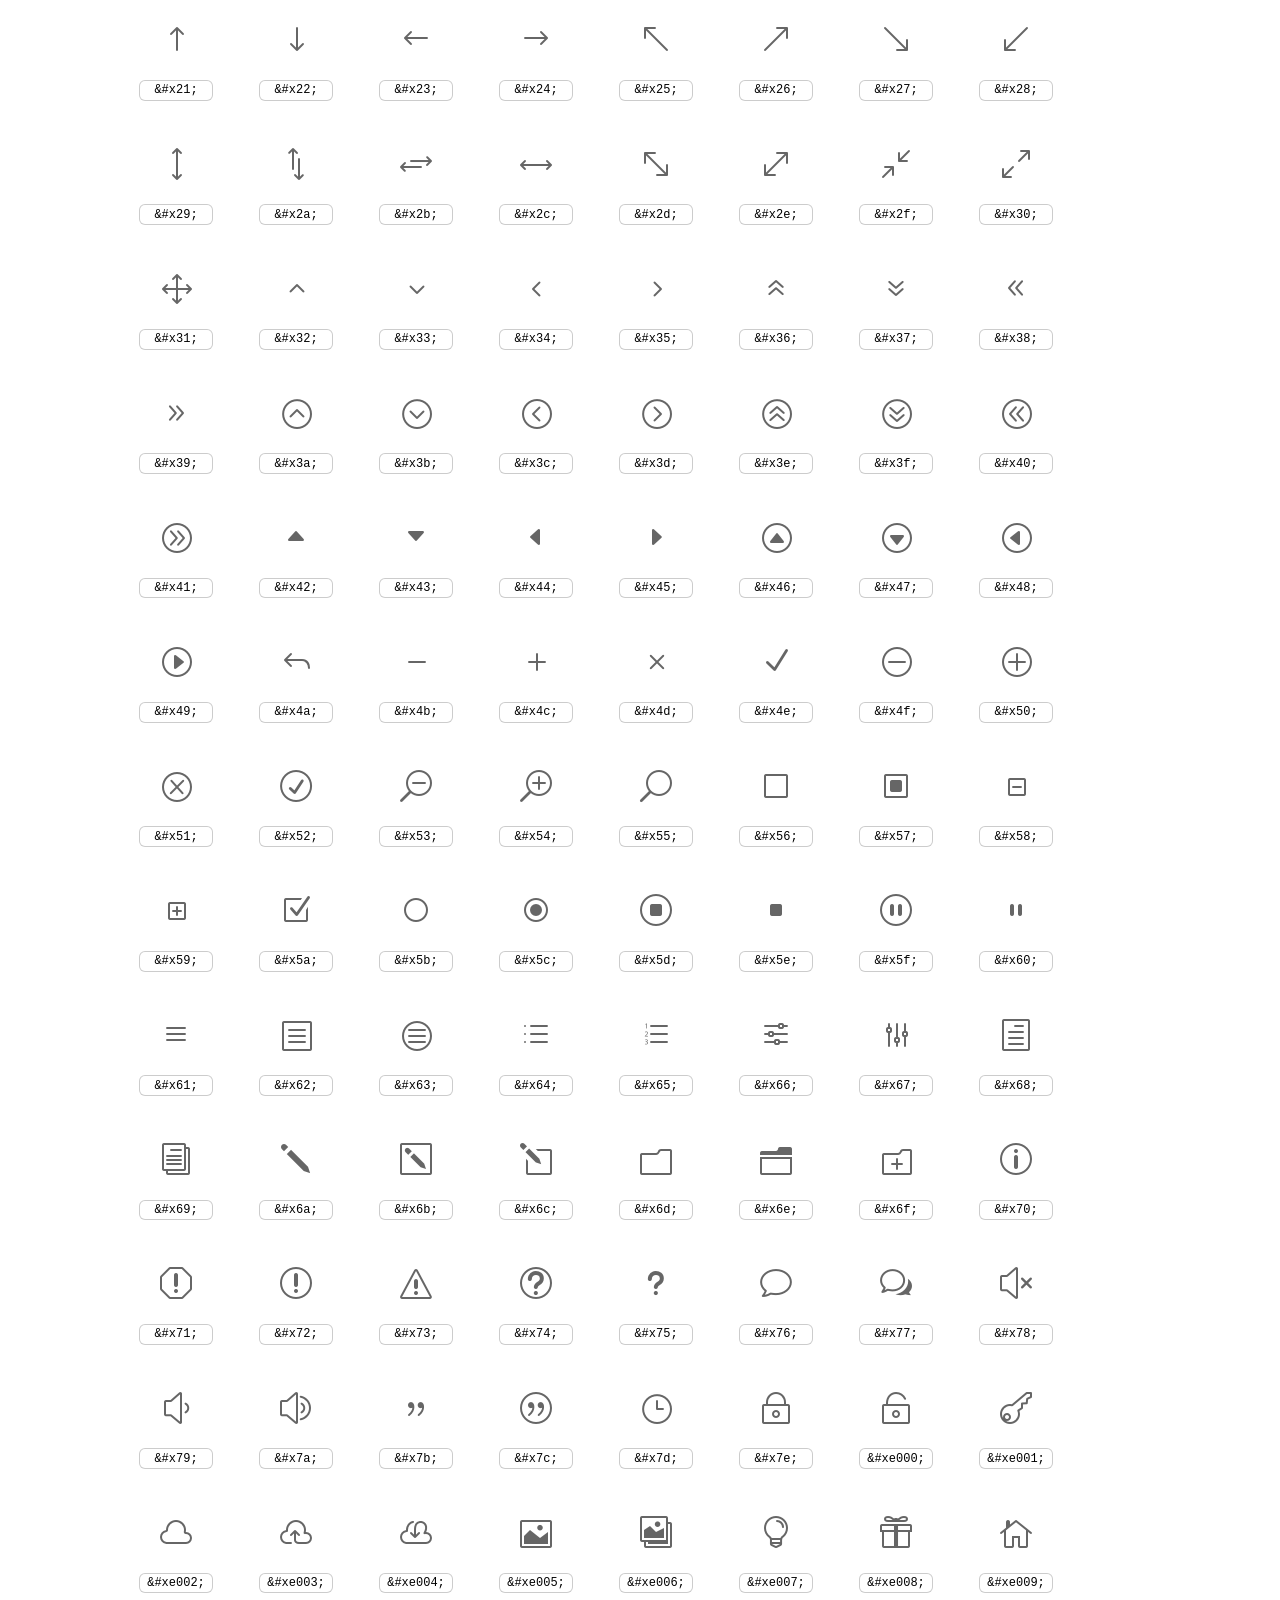
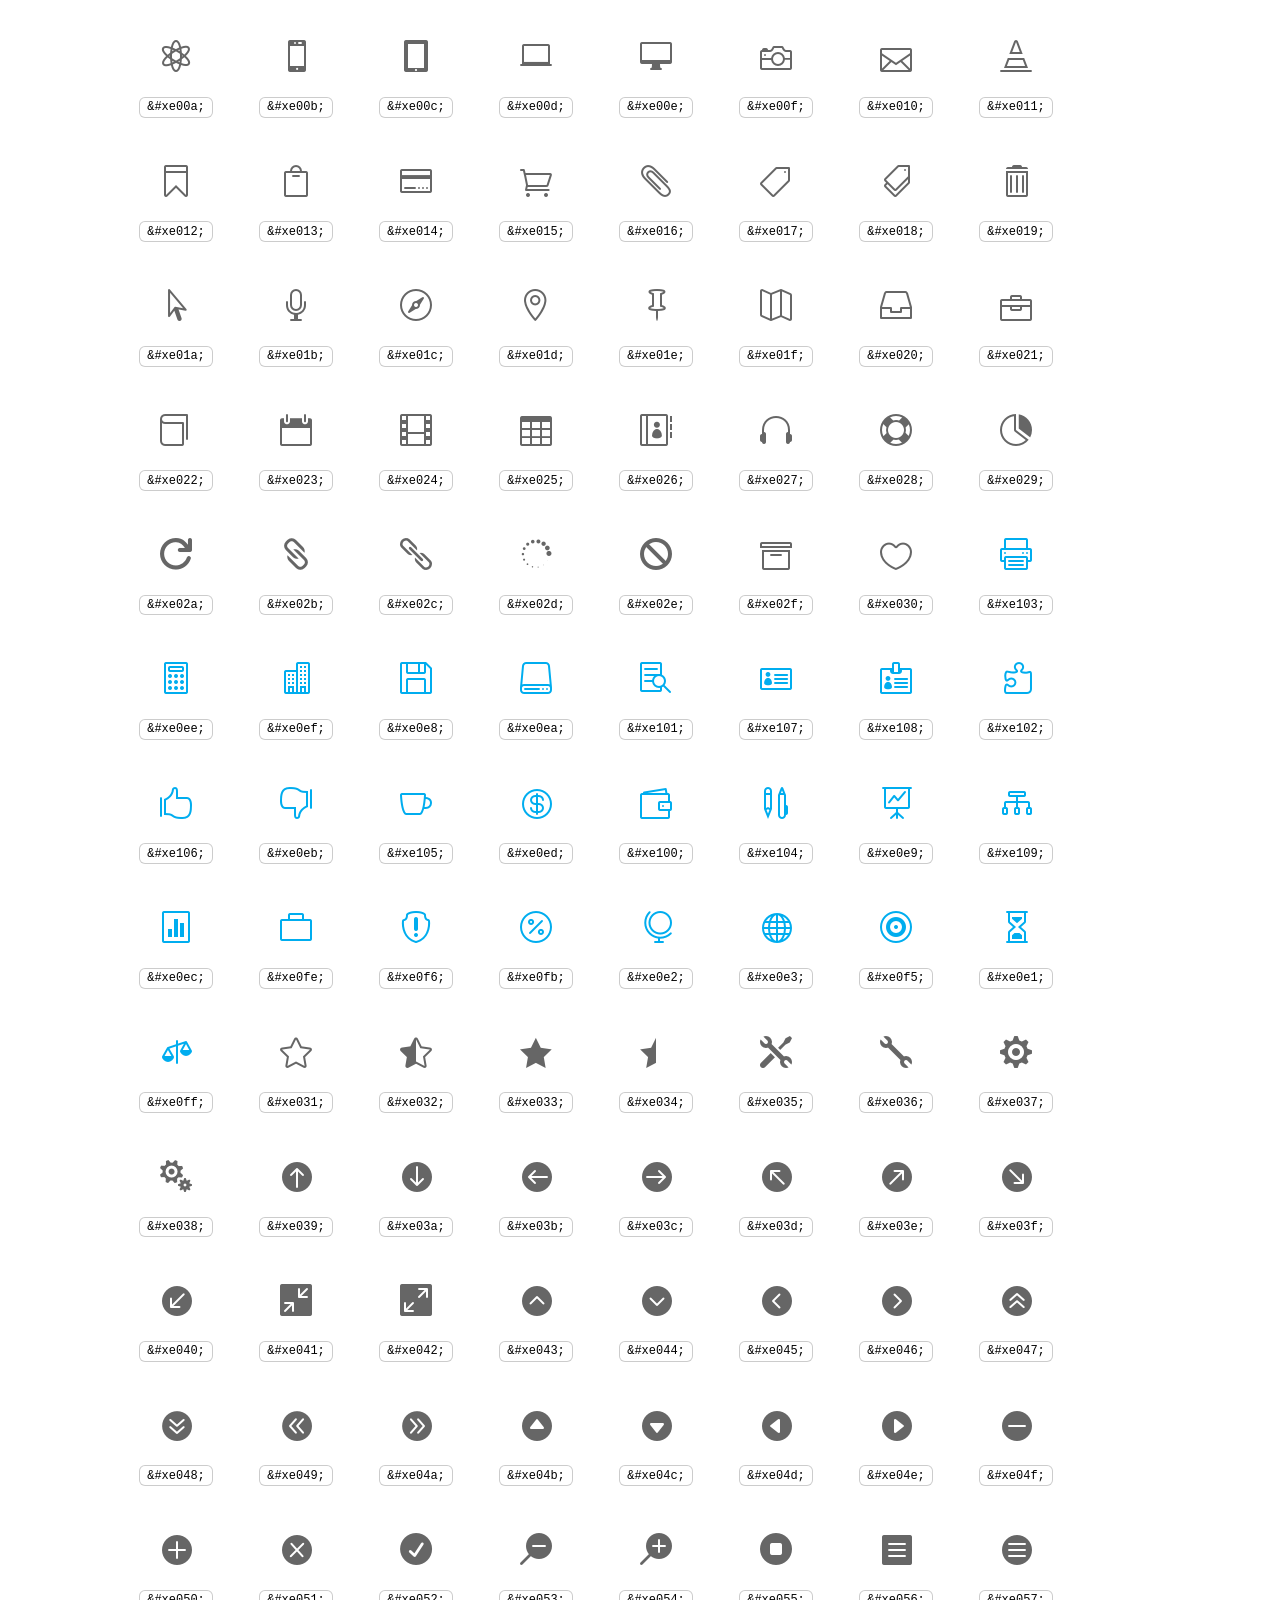
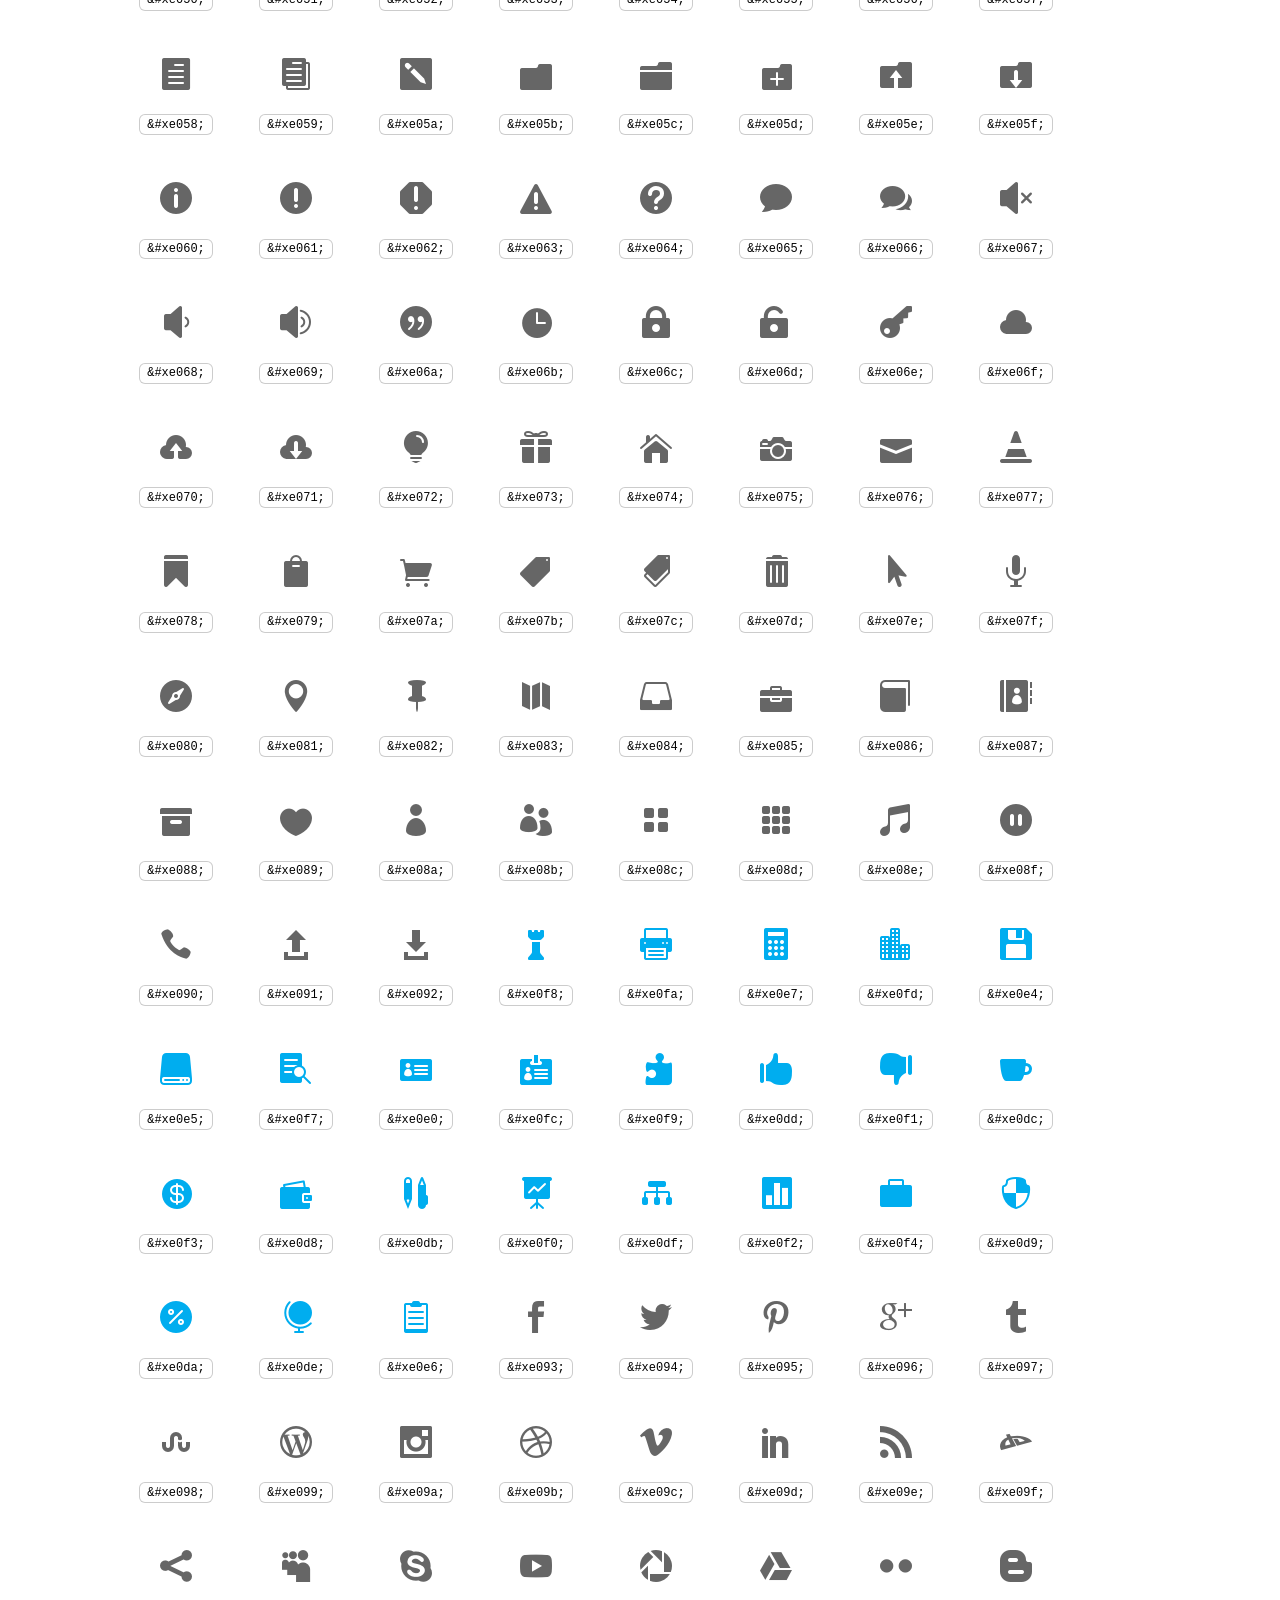
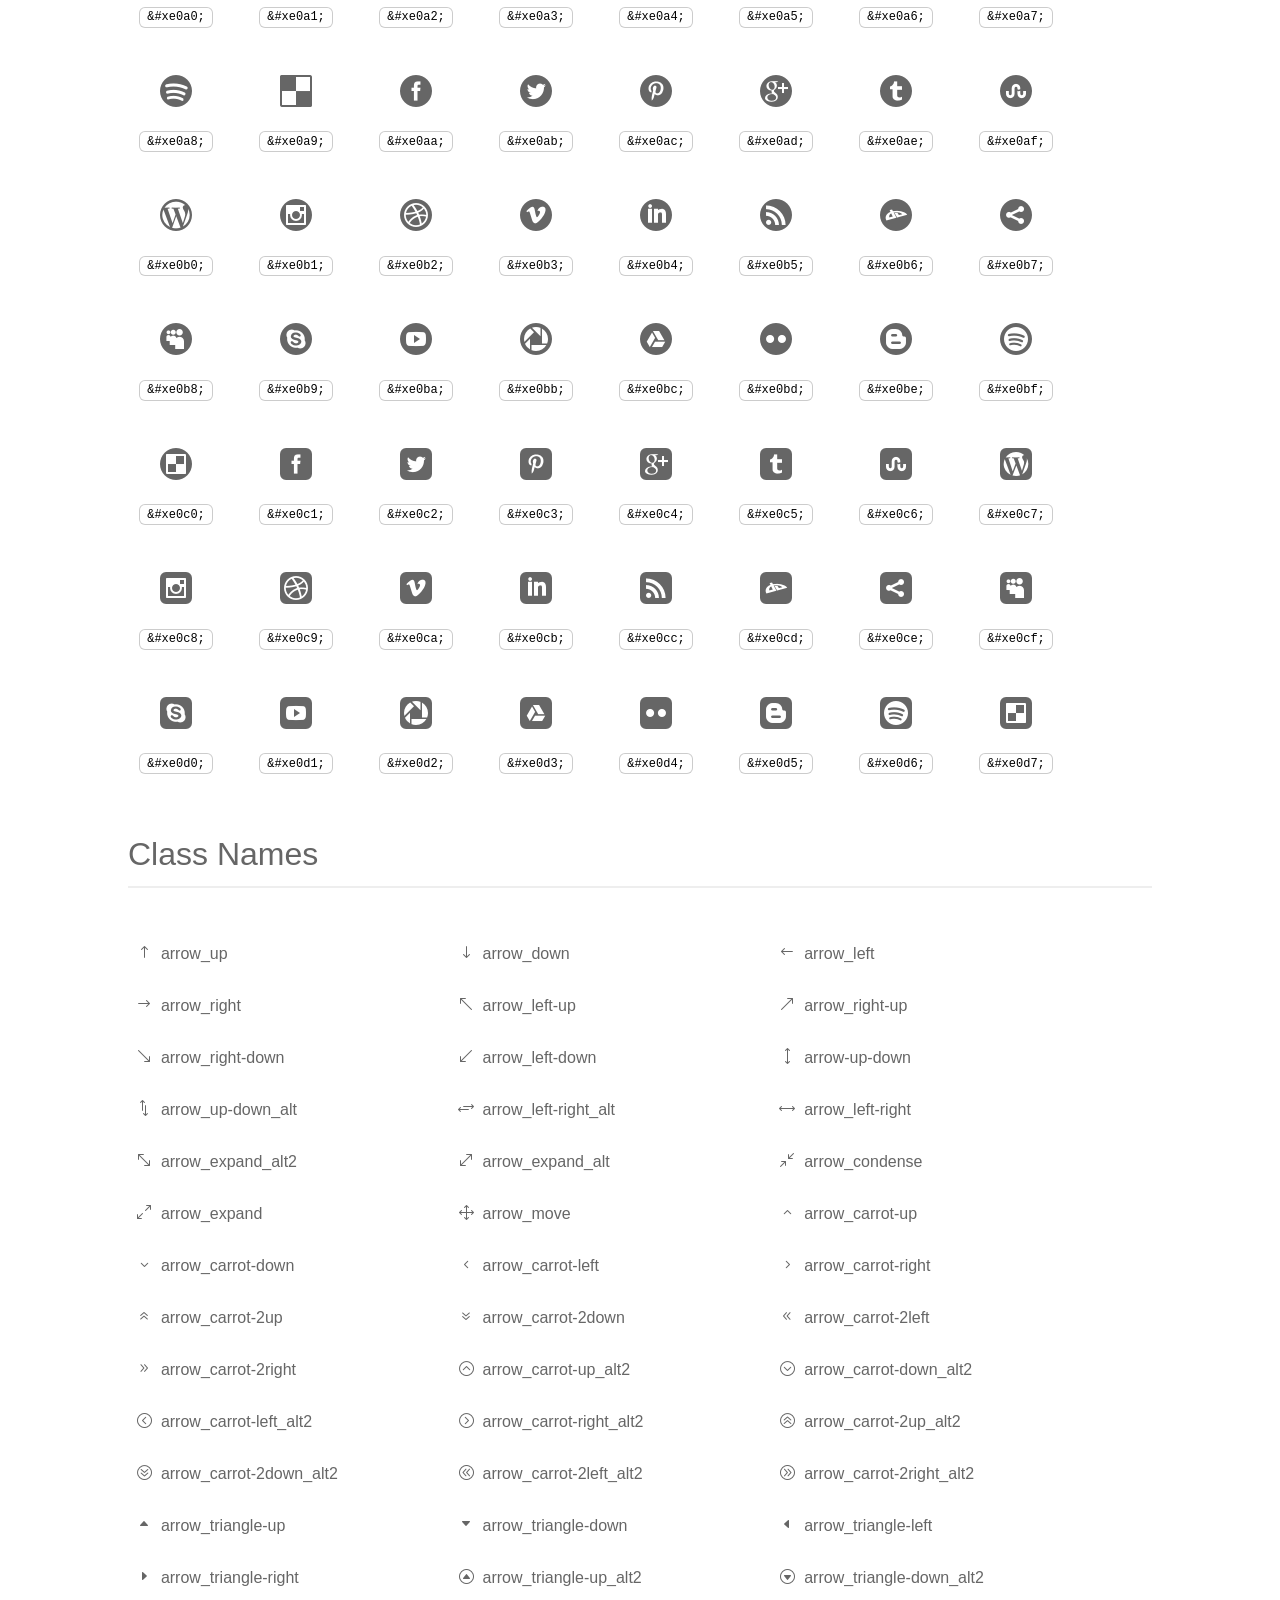
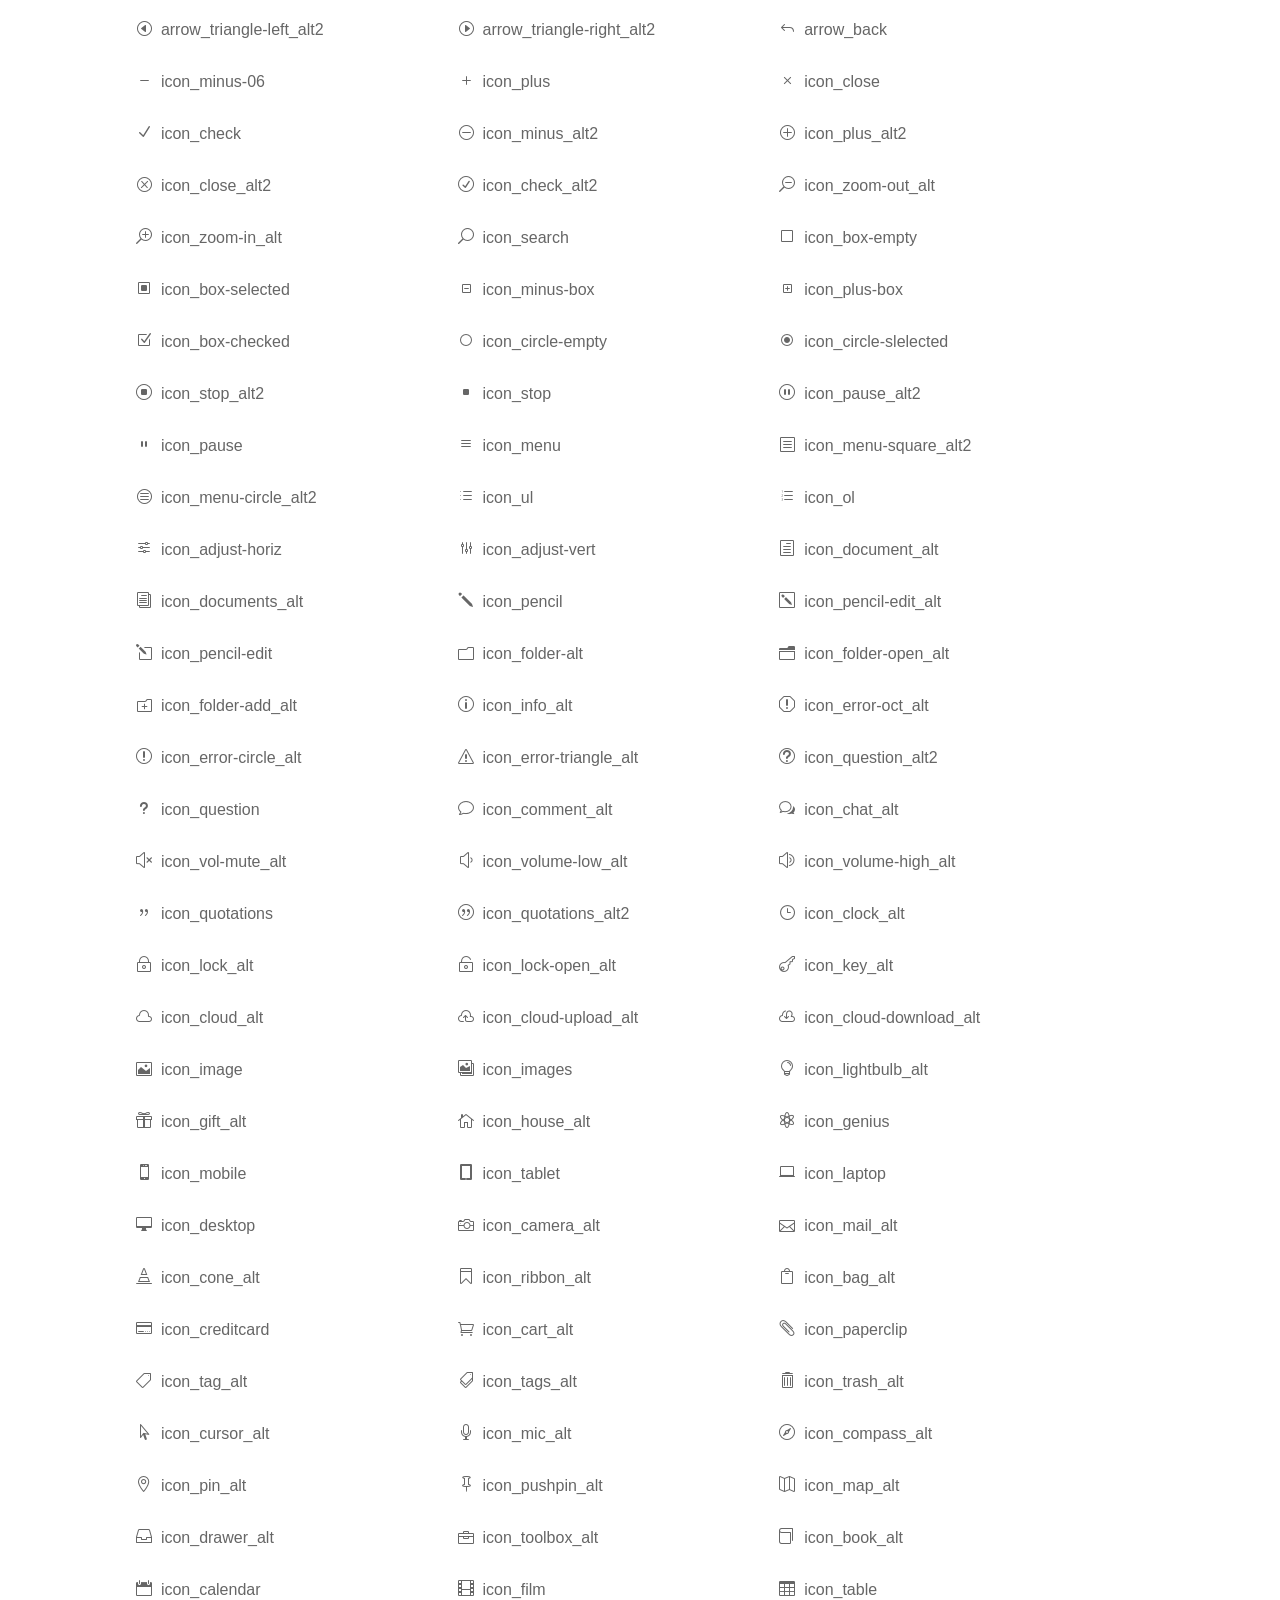
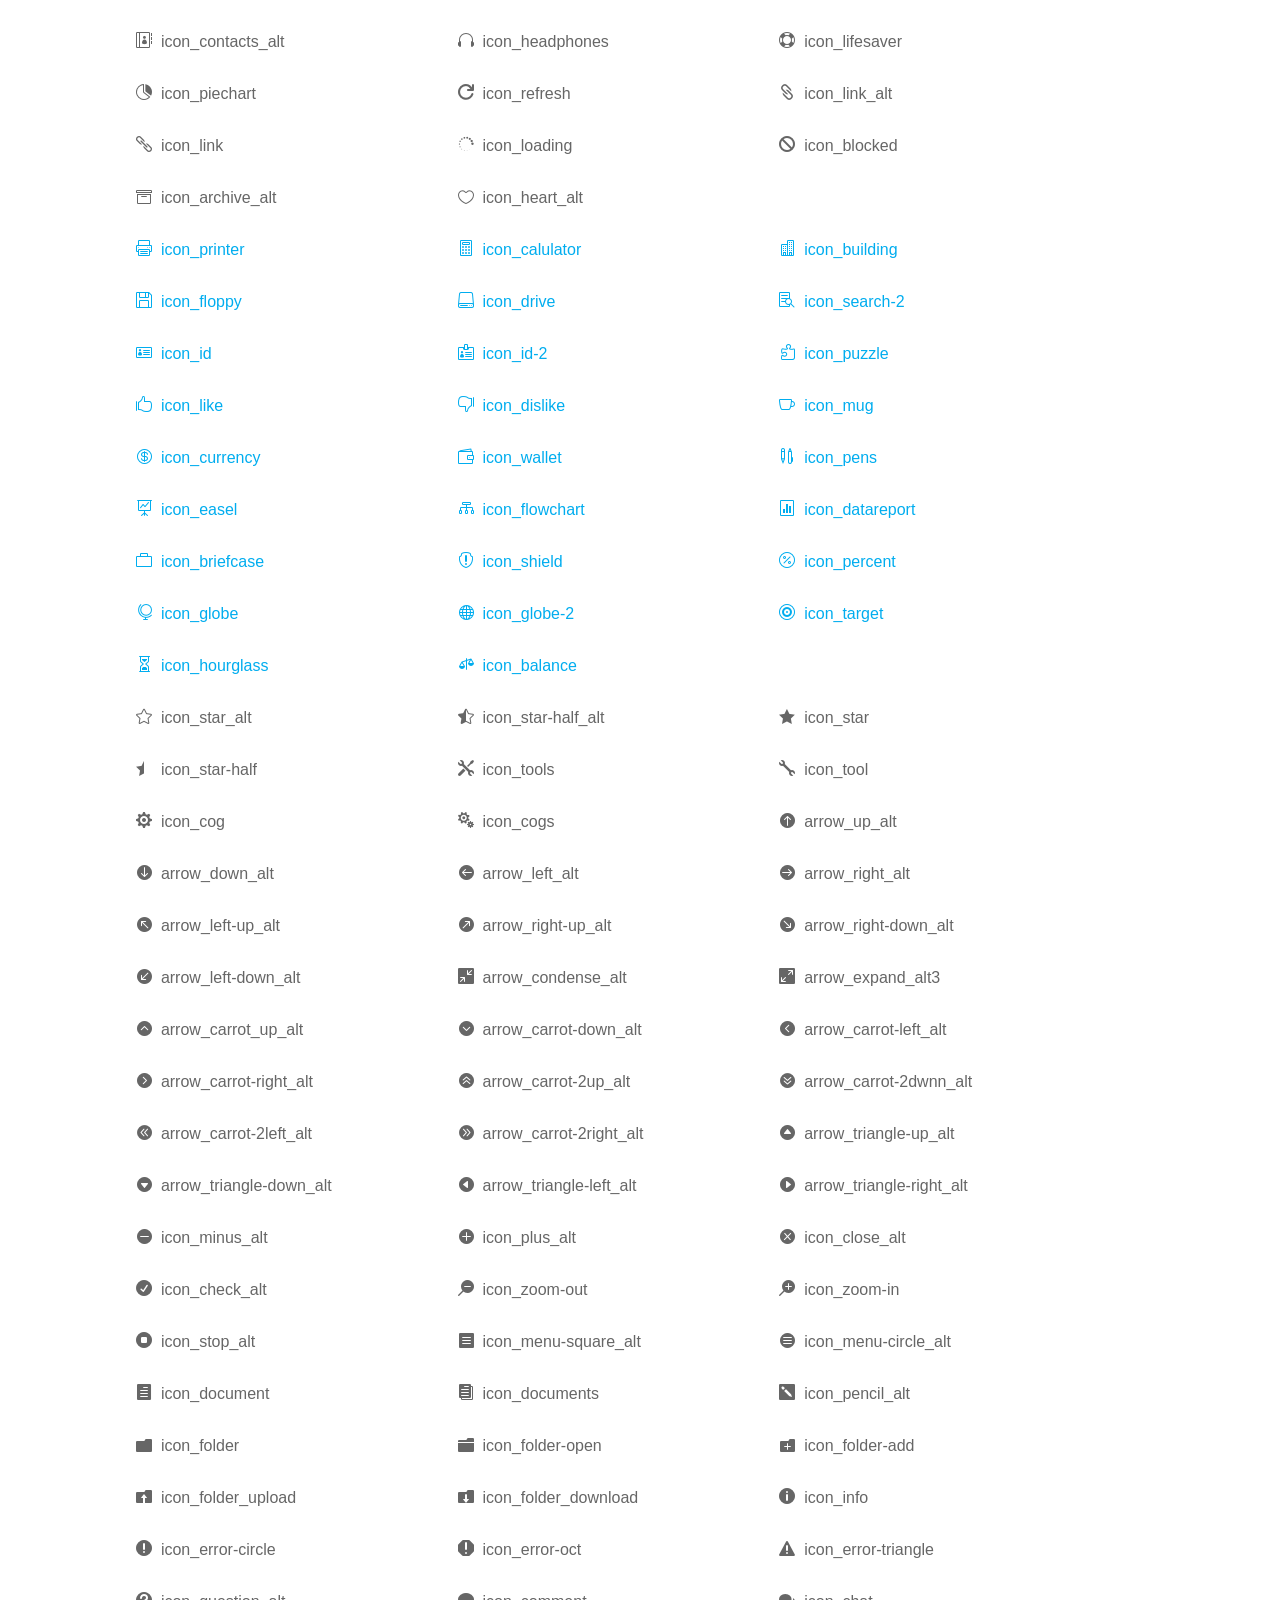
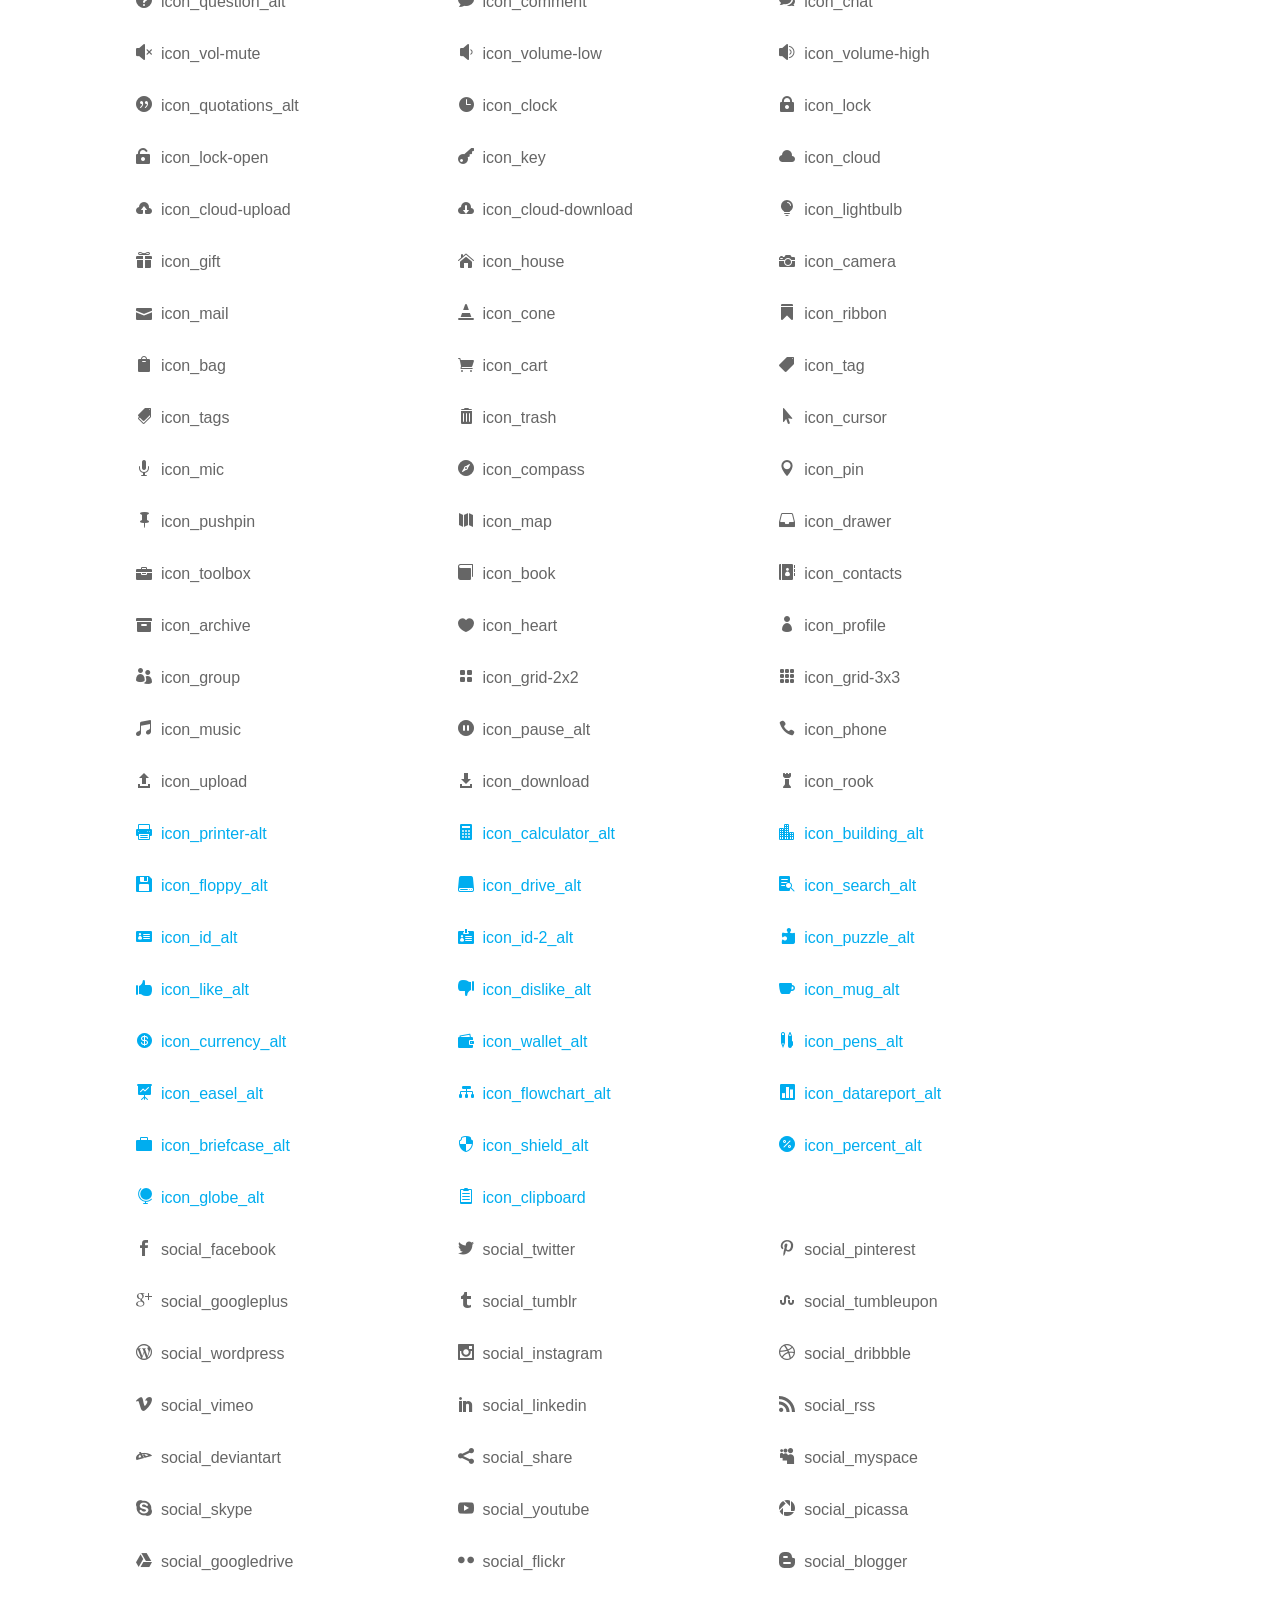
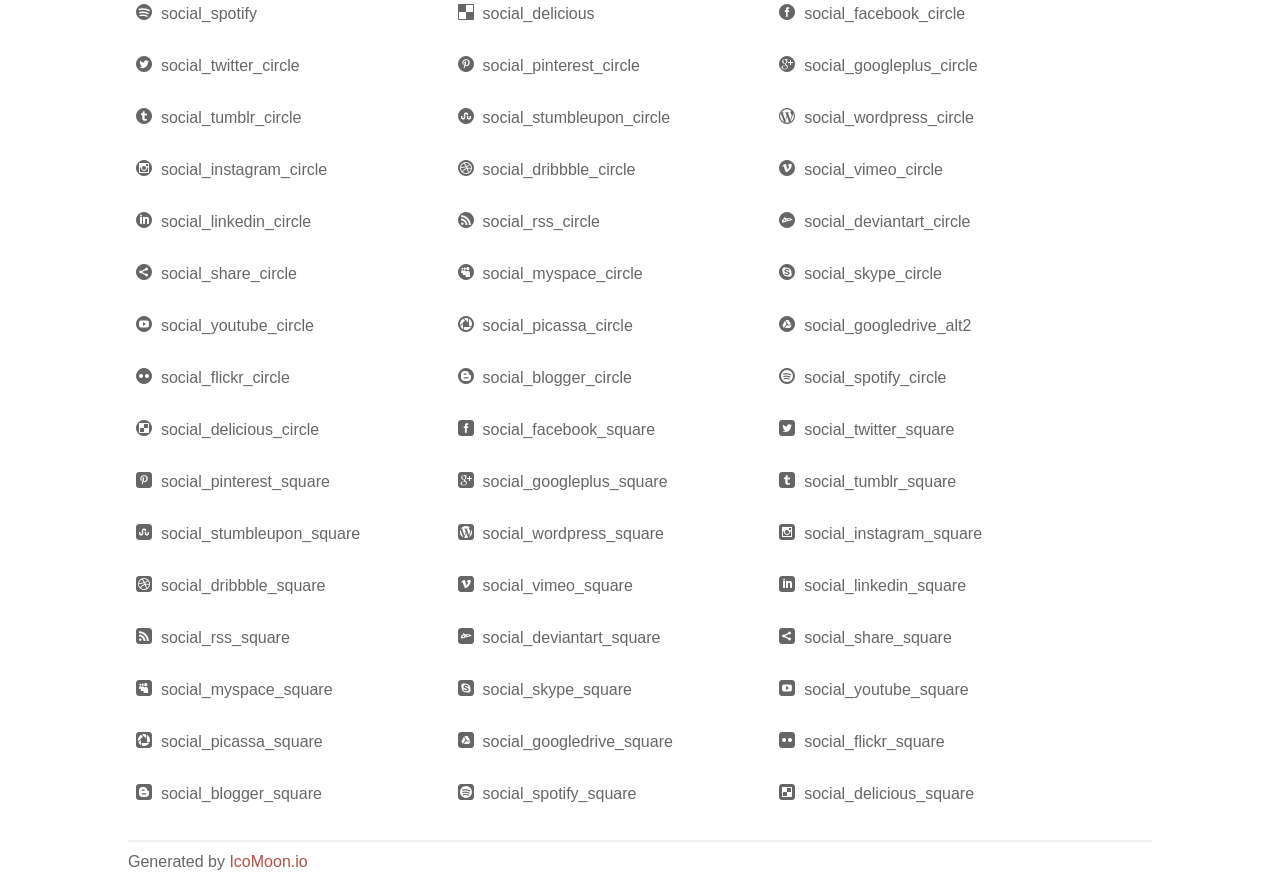
<file: fonts/elegant_font/HTML_CSS/index.html>
<!doctype html>
<html>
<head>
<title>Your Font/Glyphs</title>
<link rel="stylesheet" href="style.css" />
<!--[if lte IE 7]><script src="lte-ie7.js"></script><![endif]-->
<style>
	section, header, footer {display: block;}
	body {
		font-family: sans-serif;
		color: #666;
		line-height: 1.5;
		font-size: 1em;
	}
	* {
		-moz-box-sizing: border-box;
		-webkit-box-sizing: border-box;
		box-sizing: border-box;
		margin: 0;
		padding: 0;
	}
	.glyph {
		float: left;
		text-align: center;
		padding: .75em;
		margin: .4em 1.5em .75em 0;
		width: 6em;
		text-shadow: none;
	}
	
	.glyph input {
		font-family: consolas, monospace;
		font-size: 12px;
		width: 100%;
		text-align: center;
		border: 0;
		box-shadow: 0 0 0 1px #ccc;
		padding: .2em;
                -moz-border-radius: 5px;
                -webkit-border-radius: 5px;
	}
	
	

	.new {
		color:#00adef !important;
	}

	
	.w-main {
		width: 80%;
	}
	.centered {
		margin-left: auto;
		margin-right: auto;
	}
	.fs1 {
		font-size: 2em;
	}
	header {
		margin: 2em 0;
		padding-bottom: .5em;
		color: #666;
		box-shadow: 0 2px #eee;
	}
	header h1 {
		font-size: 2em;
		font-weight: normal;
	}
	.clearfix:before, .clearfix:after { content: ""; display: table; }
	.clearfix:after, .clear { clear: both; }
	footer {
		margin-top: 2em;
		padding: .5em 0;
		box-shadow: 0 -2px #eee;
	}
	a, a:visited {
		color: #B35047;
		text-decoration: none;
	}
	a:hover, a:focus {color: #000;}
	
	.box1 {
		font-size: 16px;
		display: inline-block;
		width: 30%;
		padding: .25em .5em;
		margin: 20px 10px 0 0;
	}
</style>
</head>
<body>
	<div class="w-main centered">
	<section class="mtm clearfix" id="glyphs">
	<div class="glyph">
		<div class="fs1" aria-hidden="true" data-icon="&#x21;"></div>
		<input type="text" readonly value="&amp;#x21;" />
	</div>
	<div class="glyph">
		<div class="fs1" aria-hidden="true" data-icon="&#x22;"></div>
		<input type="text" readonly value="&amp;#x22;" />
	</div>
	<div class="glyph">
		<div class="fs1" aria-hidden="true" data-icon="&#x23;"></div>
		<input type="text" readonly value="&amp;#x23;" />
	</div>
	<div class="glyph">
		<div class="fs1" aria-hidden="true" data-icon="&#x24;"></div>
		<input type="text" readonly value="&amp;#x24;" />
	</div>
	<div class="glyph">
		<div class="fs1" aria-hidden="true" data-icon="&#x25;"></div>
		<input type="text" readonly value="&amp;#x25;" />
	</div>
	<div class="glyph">
		<div class="fs1" aria-hidden="true" data-icon="&#x26;"></div>
		<input type="text" readonly value="&amp;#x26;" />
	</div>
	<div class="glyph">
		<div class="fs1" aria-hidden="true" data-icon="&#x27;"></div>
		<input type="text" readonly value="&amp;#x27;" />
	</div>
	<div class="glyph">
		<div class="fs1" aria-hidden="true" data-icon="&#x28;"></div>
		<input type="text" readonly value="&amp;#x28;" />
	</div>
	<div class="glyph">
		<div class="fs1" aria-hidden="true" data-icon="&#x29;"></div>
		<input type="text" readonly value="&amp;#x29;" />
	</div>
	<div class="glyph">
		<div class="fs1" aria-hidden="true" data-icon="&#x2a;"></div>
		<input type="text" readonly value="&amp;#x2a;" />
	</div>
	<div class="glyph">
		<div class="fs1" aria-hidden="true" data-icon="&#x2b;"></div>
		<input type="text" readonly value="&amp;#x2b;" />
	</div>
	<div class="glyph">
		<div class="fs1" aria-hidden="true" data-icon="&#x2c;"></div>
		<input type="text" readonly value="&amp;#x2c;" />
	</div>
	<div class="glyph">
		<div class="fs1" aria-hidden="true" data-icon="&#x2d;"></div>
		<input type="text" readonly value="&amp;#x2d;" />
	</div>
	<div class="glyph">
		<div class="fs1" aria-hidden="true" data-icon="&#x2e;"></div>
		<input type="text" readonly value="&amp;#x2e;" />
	</div>
	<div class="glyph">
		<div class="fs1" aria-hidden="true" data-icon="&#x2f;"></div>
		<input type="text" readonly value="&amp;#x2f;" />
	</div>
	<div class="glyph">
		<div class="fs1" aria-hidden="true" data-icon="&#x30;"></div>
		<input type="text" readonly value="&amp;#x30;" />
	</div>
	<div class="glyph">
		<div class="fs1" aria-hidden="true" data-icon="&#x31;"></div>
		<input type="text" readonly value="&amp;#x31;" />
	</div>
	<div class="glyph">
		<div class="fs1" aria-hidden="true" data-icon="&#x32;"></div>
		<input type="text" readonly value="&amp;#x32;" />
	</div>
	<div class="glyph">
		<div class="fs1" aria-hidden="true" data-icon="&#x33;"></div>
		<input type="text" readonly value="&amp;#x33;" />
	</div>
	<div class="glyph">
		<div class="fs1" aria-hidden="true" data-icon="&#x34;"></div>
		<input type="text" readonly value="&amp;#x34;" />
	</div>
	<div class="glyph">
		<div class="fs1" aria-hidden="true" data-icon="&#x35;"></div>
		<input type="text" readonly value="&amp;#x35;" />
	</div>
	<div class="glyph">
		<div class="fs1" aria-hidden="true" data-icon="&#x36;"></div>
		<input type="text" readonly value="&amp;#x36;" />
	</div>
	<div class="glyph">
		<div class="fs1" aria-hidden="true" data-icon="&#x37;"></div>
		<input type="text" readonly value="&amp;#x37;" />
	</div>
	<div class="glyph">
		<div class="fs1" aria-hidden="true" data-icon="&#x38;"></div>
		<input type="text" readonly value="&amp;#x38;" />
	</div>
	<div class="glyph">
		<div class="fs1" aria-hidden="true" data-icon="&#x39;"></div>
		<input type="text" readonly value="&amp;#x39;" />
	</div>
	<div class="glyph">
		<div class="fs1" aria-hidden="true" data-icon="&#x3a;"></div>
		<input type="text" readonly value="&amp;#x3a;" />
	</div>
	<div class="glyph">
		<div class="fs1" aria-hidden="true" data-icon="&#x3b;"></div>
		<input type="text" readonly value="&amp;#x3b;" />
	</div>
	<div class="glyph">
		<div class="fs1" aria-hidden="true" data-icon="&#x3c;"></div>
		<input type="text" readonly value="&amp;#x3c;" />
	</div>
	<div class="glyph">
		<div class="fs1" aria-hidden="true" data-icon="&#x3d;"></div>
		<input type="text" readonly value="&amp;#x3d;" />
	</div>
	<div class="glyph">
		<div class="fs1" aria-hidden="true" data-icon="&#x3e;"></div>
		<input type="text" readonly value="&amp;#x3e;" />
	</div>
	<div class="glyph">
		<div class="fs1" aria-hidden="true" data-icon="&#x3f;"></div>
		<input type="text" readonly value="&amp;#x3f;" />
	</div>
	<div class="glyph">
		<div class="fs1" aria-hidden="true" data-icon="&#x40;"></div>
		<input type="text" readonly value="&amp;#x40;" />
	</div>
	<div class="glyph">
		<div class="fs1" aria-hidden="true" data-icon="&#x41;"></div>
		<input type="text" readonly value="&amp;#x41;" />
	</div>
	<div class="glyph">
		<div class="fs1" aria-hidden="true" data-icon="&#x42;"></div>
		<input type="text" readonly value="&amp;#x42;" />
	</div>
	<div class="glyph">
		<div class="fs1" aria-hidden="true" data-icon="&#x43;"></div>
		<input type="text" readonly value="&amp;#x43;" />
	</div>
	<div class="glyph">
		<div class="fs1" aria-hidden="true" data-icon="&#x44;"></div>
		<input type="text" readonly value="&amp;#x44;" />
	</div>
	<div class="glyph">
		<div class="fs1" aria-hidden="true" data-icon="&#x45;"></div>
		<input type="text" readonly value="&amp;#x45;" />
	</div>
	<div class="glyph">
		<div class="fs1" aria-hidden="true" data-icon="&#x46;"></div>
		<input type="text" readonly value="&amp;#x46;" />
	</div>
	<div class="glyph">
		<div class="fs1" aria-hidden="true" data-icon="&#x47;"></div>
		<input type="text" readonly value="&amp;#x47;" />
	</div>
	<div class="glyph">
		<div class="fs1" aria-hidden="true" data-icon="&#x48;"></div>
		<input type="text" readonly value="&amp;#x48;" />
	</div>
	<div class="glyph">
		<div class="fs1" aria-hidden="true" data-icon="&#x49;"></div>
		<input type="text" readonly value="&amp;#x49;" />
	</div>
	<div class="glyph">
		<div class="fs1" aria-hidden="true" data-icon="&#x4a;"></div>
		<input type="text" readonly value="&amp;#x4a;" />
	</div>
	<div class="glyph">
		<div class="fs1" aria-hidden="true" data-icon="&#x4b;"></div>
		<input type="text" readonly value="&amp;#x4b;" />
	</div>
	<div class="glyph">
		<div class="fs1" aria-hidden="true" data-icon="&#x4c;"></div>
		<input type="text" readonly value="&amp;#x4c;" />
	</div>
	<div class="glyph">
		<div class="fs1" aria-hidden="true" data-icon="&#x4d;"></div>
		<input type="text" readonly value="&amp;#x4d;" />
	</div>
	<div class="glyph">
		<div class="fs1" aria-hidden="true" data-icon="&#x4e;"></div>
		<input type="text" readonly value="&amp;#x4e;" />
	</div>
	<div class="glyph">
		<div class="fs1" aria-hidden="true" data-icon="&#x4f;"></div>
		<input type="text" readonly value="&amp;#x4f;" />
	</div>
	<div class="glyph">
		<div class="fs1" aria-hidden="true" data-icon="&#x50;"></div>
		<input type="text" readonly value="&amp;#x50;" />
	</div>
	<div class="glyph">
		<div class="fs1" aria-hidden="true" data-icon="&#x51;"></div>
		<input type="text" readonly value="&amp;#x51;" />
	</div>
	<div class="glyph">
		<div class="fs1" aria-hidden="true" data-icon="&#x52;"></div>
		<input type="text" readonly value="&amp;#x52;" />
	</div>
	<div class="glyph">
		<div class="fs1" aria-hidden="true" data-icon="&#x53;"></div>
		<input type="text" readonly value="&amp;#x53;" />
	</div>
	<div class="glyph">
		<div class="fs1" aria-hidden="true" data-icon="&#x54;"></div>
		<input type="text" readonly value="&amp;#x54;" />
	</div>
	<div class="glyph">
		<div class="fs1" aria-hidden="true" data-icon="&#x55;"></div>
		<input type="text" readonly value="&amp;#x55;" />
	</div>
	<div class="glyph">
		<div class="fs1" aria-hidden="true" data-icon="&#x56;"></div>
		<input type="text" readonly value="&amp;#x56;" />
	</div>
	<div class="glyph">
		<div class="fs1" aria-hidden="true" data-icon="&#x57;"></div>
		<input type="text" readonly value="&amp;#x57;" />
	</div>
	<div class="glyph">
		<div class="fs1" aria-hidden="true" data-icon="&#x58;"></div>
		<input type="text" readonly value="&amp;#x58;" />
	</div>
	<div class="glyph">
		<div class="fs1" aria-hidden="true" data-icon="&#x59;"></div>
		<input type="text" readonly value="&amp;#x59;" />
	</div>
	<div class="glyph">
		<div class="fs1" aria-hidden="true" data-icon="&#x5a;"></div>
		<input type="text" readonly value="&amp;#x5a;" />
	</div>
	<div class="glyph">
		<div class="fs1" aria-hidden="true" data-icon="&#x5b;"></div>
		<input type="text" readonly value="&amp;#x5b;" />
	</div>
	<div class="glyph">
		<div class="fs1" aria-hidden="true" data-icon="&#x5c;"></div>
		<input type="text" readonly value="&amp;#x5c;" />
	</div>
	<div class="glyph">
		<div class="fs1" aria-hidden="true" data-icon="&#x5d;"></div>
		<input type="text" readonly value="&amp;#x5d;" />
	</div>
	<div class="glyph">
		<div class="fs1" aria-hidden="true" data-icon="&#x5e;"></div>
		<input type="text" readonly value="&amp;#x5e;" />
	</div>
	<div class="glyph">
		<div class="fs1" aria-hidden="true" data-icon="&#x5f;"></div>
		<input type="text" readonly value="&amp;#x5f;" />
	</div>
	<div class="glyph">
		<div class="fs1" aria-hidden="true" data-icon="&#x60;"></div>
		<input type="text" readonly value="&amp;#x60;" />
	</div>
	<div class="glyph">
		<div class="fs1" aria-hidden="true" data-icon="&#x61;"></div>
		<input type="text" readonly value="&amp;#x61;" />
	</div>
	<div class="glyph">
		<div class="fs1" aria-hidden="true" data-icon="&#x62;"></div>
		<input type="text" readonly value="&amp;#x62;" />
	</div>
	<div class="glyph">
		<div class="fs1" aria-hidden="true" data-icon="&#x63;"></div>
		<input type="text" readonly value="&amp;#x63;" />
	</div>
	<div class="glyph">
		<div class="fs1" aria-hidden="true" data-icon="&#x64;"></div>
		<input type="text" readonly value="&amp;#x64;" />
	</div>
	<div class="glyph">
		<div class="fs1" aria-hidden="true" data-icon="&#x65;"></div>
		<input type="text" readonly value="&amp;#x65;" />
	</div>
	<div class="glyph">
		<div class="fs1" aria-hidden="true" data-icon="&#x66;"></div>
		<input type="text" readonly value="&amp;#x66;" />
	</div>
	<div class="glyph">
		<div class="fs1" aria-hidden="true" data-icon="&#x67;"></div>
		<input type="text" readonly value="&amp;#x67;" />
	</div>
	<div class="glyph">
		<div class="fs1" aria-hidden="true" data-icon="&#x68;"></div>
		<input type="text" readonly value="&amp;#x68;" />
	</div>
	<div class="glyph">
		<div class="fs1" aria-hidden="true" data-icon="&#x69;"></div>
		<input type="text" readonly value="&amp;#x69;" />
	</div>
	<div class="glyph">
		<div class="fs1" aria-hidden="true" data-icon="&#x6a;"></div>
		<input type="text" readonly value="&amp;#x6a;" />
	</div>
	<div class="glyph">
		<div class="fs1" aria-hidden="true" data-icon="&#x6b;"></div>
		<input type="text" readonly value="&amp;#x6b;" />
	</div>
	<div class="glyph">
		<div class="fs1" aria-hidden="true" data-icon="&#x6c;"></div>
		<input type="text" readonly value="&amp;#x6c;" />
	</div>
	<div class="glyph">
		<div class="fs1" aria-hidden="true" data-icon="&#x6d;"></div>
		<input type="text" readonly value="&amp;#x6d;" />
	</div>
	<div class="glyph">
		<div class="fs1" aria-hidden="true" data-icon="&#x6e;"></div>
		<input type="text" readonly value="&amp;#x6e;" />
	</div>
	<div class="glyph">
		<div class="fs1" aria-hidden="true" data-icon="&#x6f;"></div>
		<input type="text" readonly value="&amp;#x6f;" />
	</div>
	<div class="glyph">
		<div class="fs1" aria-hidden="true" data-icon="&#x70;"></div>
		<input type="text" readonly value="&amp;#x70;" />
	</div>
	<div class="glyph">
		<div class="fs1" aria-hidden="true" data-icon="&#x71;"></div>
		<input type="text" readonly value="&amp;#x71;" />
	</div>
	<div class="glyph">
		<div class="fs1" aria-hidden="true" data-icon="&#x72;"></div>
		<input type="text" readonly value="&amp;#x72;" />
	</div>
	<div class="glyph">
		<div class="fs1" aria-hidden="true" data-icon="&#x73;"></div>
		<input type="text" readonly value="&amp;#x73;" />
	</div>
	<div class="glyph">
		<div class="fs1" aria-hidden="true" data-icon="&#x74;"></div>
		<input type="text" readonly value="&amp;#x74;" />
	</div>
	<div class="glyph">
		<div class="fs1" aria-hidden="true" data-icon="&#x75;"></div>
		<input type="text" readonly value="&amp;#x75;" />
	</div>
	<div class="glyph">
		<div class="fs1" aria-hidden="true" data-icon="&#x76;"></div>
		<input type="text" readonly value="&amp;#x76;" />
	</div>
	<div class="glyph">
		<div class="fs1" aria-hidden="true" data-icon="&#x77;"></div>
		<input type="text" readonly value="&amp;#x77;" />
	</div>
	<div class="glyph">
		<div class="fs1" aria-hidden="true" data-icon="&#x78;"></div>
		<input type="text" readonly value="&amp;#x78;" />
	</div>
	<div class="glyph">
		<div class="fs1" aria-hidden="true" data-icon="&#x79;"></div>
		<input type="text" readonly value="&amp;#x79;" />
	</div>
	<div class="glyph">
		<div class="fs1" aria-hidden="true" data-icon="&#x7a;"></div>
		<input type="text" readonly value="&amp;#x7a;" />
	</div>
	<div class="glyph">
		<div class="fs1" aria-hidden="true" data-icon="&#x7b;"></div>
		<input type="text" readonly value="&amp;#x7b;" />
	</div>
	<div class="glyph">
		<div class="fs1" aria-hidden="true" data-icon="&#x7c;"></div>
		<input type="text" readonly value="&amp;#x7c;" />
	</div>
	<div class="glyph">
		<div class="fs1" aria-hidden="true" data-icon="&#x7d;"></div>
		<input type="text" readonly value="&amp;#x7d;" />
	</div>
	<div class="glyph">
		<div class="fs1" aria-hidden="true" data-icon="&#x7e;"></div>
		<input type="text" readonly value="&amp;#x7e;" />
	</div>
	<div class="glyph">
		<div class="fs1" aria-hidden="true" data-icon="&#xe000;"></div>
		<input type="text" readonly value="&amp;#xe000;" />
	</div>
	<div class="glyph">
		<div class="fs1" aria-hidden="true" data-icon="&#xe001;"></div>
		<input type="text" readonly value="&amp;#xe001;" />
	</div>
	<div class="glyph">
		<div class="fs1" aria-hidden="true" data-icon="&#xe002;"></div>
		<input type="text" readonly value="&amp;#xe002;" />
	</div>
	<div class="glyph">
		<div class="fs1" aria-hidden="true" data-icon="&#xe003;"></div>
		<input type="text" readonly value="&amp;#xe003;" />
	</div>
	<div class="glyph">
		<div class="fs1" aria-hidden="true" data-icon="&#xe004;"></div>
		<input type="text" readonly value="&amp;#xe004;" />
	</div>
	<div class="glyph">
		<div class="fs1" aria-hidden="true" data-icon="&#xe005;"></div>
		<input type="text" readonly value="&amp;#xe005;" />
	</div>
	<div class="glyph">
		<div class="fs1" aria-hidden="true" data-icon="&#xe006;"></div>
		<input type="text" readonly value="&amp;#xe006;" />
	</div>
	<div class="glyph">
		<div class="fs1" aria-hidden="true" data-icon="&#xe007;"></div>
		<input type="text" readonly value="&amp;#xe007;" />
	</div>
	<div class="glyph">
		<div class="fs1" aria-hidden="true" data-icon="&#xe008;"></div>
		<input type="text" readonly value="&amp;#xe008;" />
	</div>
	<div class="glyph">
		<div class="fs1" aria-hidden="true" data-icon="&#xe009;"></div>
		<input type="text" readonly value="&amp;#xe009;" />
	</div>
	<div class="glyph">
		<div class="fs1" aria-hidden="true" data-icon="&#xe00a;"></div>
		<input type="text" readonly value="&amp;#xe00a;" />
	</div>
	<div class="glyph">
		<div class="fs1" aria-hidden="true" data-icon="&#xe00b;"></div>
		<input type="text" readonly value="&amp;#xe00b;" />
	</div>
	<div class="glyph">
		<div class="fs1" aria-hidden="true" data-icon="&#xe00c;"></div>
		<input type="text" readonly value="&amp;#xe00c;" />
	</div>
	<div class="glyph">
		<div class="fs1" aria-hidden="true" data-icon="&#xe00d;"></div>
		<input type="text" readonly value="&amp;#xe00d;" />
	</div>
	<div class="glyph">
		<div class="fs1" aria-hidden="true" data-icon="&#xe00e;"></div>
		<input type="text" readonly value="&amp;#xe00e;" />
	</div>
	<div class="glyph">
		<div class="fs1" aria-hidden="true" data-icon="&#xe00f;"></div>
		<input type="text" readonly value="&amp;#xe00f;" />
	</div>
	<div class="glyph">
		<div class="fs1" aria-hidden="true" data-icon="&#xe010;"></div>
		<input type="text" readonly value="&amp;#xe010;" />
	</div>
	<div class="glyph">
		<div class="fs1" aria-hidden="true" data-icon="&#xe011;"></div>
		<input type="text" readonly value="&amp;#xe011;" />
	</div>
	<div class="glyph">
		<div class="fs1" aria-hidden="true" data-icon="&#xe012;"></div>
		<input type="text" readonly value="&amp;#xe012;" />
	</div>
	<div class="glyph">
		<div class="fs1" aria-hidden="true" data-icon="&#xe013;"></div>
		<input type="text" readonly value="&amp;#xe013;" />
	</div>
	<div class="glyph">
		<div class="fs1" aria-hidden="true" data-icon="&#xe014;"></div>
		<input type="text" readonly value="&amp;#xe014;" />
	</div>
	<div class="glyph">
		<div class="fs1" aria-hidden="true" data-icon="&#xe015;"></div>
		<input type="text" readonly value="&amp;#xe015;" />
	</div>
	<div class="glyph">
		<div class="fs1" aria-hidden="true" data-icon="&#xe016;"></div>
		<input type="text" readonly value="&amp;#xe016;" />
	</div>
	<div class="glyph">
		<div class="fs1" aria-hidden="true" data-icon="&#xe017;"></div>
		<input type="text" readonly value="&amp;#xe017;" />
	</div>
	<div class="glyph">
		<div class="fs1" aria-hidden="true" data-icon="&#xe018;"></div>
		<input type="text" readonly value="&amp;#xe018;" />
	</div>
	<div class="glyph">
		<div class="fs1" aria-hidden="true" data-icon="&#xe019;"></div>
		<input type="text" readonly value="&amp;#xe019;" />
	</div>
	<div class="glyph">
		<div class="fs1" aria-hidden="true" data-icon="&#xe01a;"></div>
		<input type="text" readonly value="&amp;#xe01a;" />
	</div>
	<div class="glyph">
		<div class="fs1" aria-hidden="true" data-icon="&#xe01b;"></div>
		<input type="text" readonly value="&amp;#xe01b;" />
	</div>
	<div class="glyph">
		<div class="fs1" aria-hidden="true" data-icon="&#xe01c;"></div>
		<input type="text" readonly value="&amp;#xe01c;" />
	</div>
	<div class="glyph">
		<div class="fs1" aria-hidden="true" data-icon="&#xe01d;"></div>
		<input type="text" readonly value="&amp;#xe01d;" />
	</div>
	<div class="glyph">
		<div class="fs1" aria-hidden="true" data-icon="&#xe01e;"></div>
		<input type="text" readonly value="&amp;#xe01e;" />
	</div>
	<div class="glyph">
		<div class="fs1" aria-hidden="true" data-icon="&#xe01f;"></div>
		<input type="text" readonly value="&amp;#xe01f;" />
	</div>
	<div class="glyph">
		<div class="fs1" aria-hidden="true" data-icon="&#xe020;"></div>
		<input type="text" readonly value="&amp;#xe020;" />
	</div>
	<div class="glyph">
		<div class="fs1" aria-hidden="true" data-icon="&#xe021;"></div>
		<input type="text" readonly value="&amp;#xe021;" />
	</div>
	<div class="glyph">
		<div class="fs1" aria-hidden="true" data-icon="&#xe022;"></div>
		<input type="text" readonly value="&amp;#xe022;" />
	</div>
	<div class="glyph">
		<div class="fs1" aria-hidden="true" data-icon="&#xe023;"></div>
		<input type="text" readonly value="&amp;#xe023;" />
	</div>
	<div class="glyph">
		<div class="fs1" aria-hidden="true" data-icon="&#xe024;"></div>
		<input type="text" readonly value="&amp;#xe024;" />
	</div>
	<div class="glyph">
		<div class="fs1" aria-hidden="true" data-icon="&#xe025;"></div>
		<input type="text" readonly value="&amp;#xe025;" />
	</div>
	<div class="glyph">
		<div class="fs1" aria-hidden="true" data-icon="&#xe026;"></div>
		<input type="text" readonly value="&amp;#xe026;" />
	</div>
	<div class="glyph">
		<div class="fs1" aria-hidden="true" data-icon="&#xe027;"></div>
		<input type="text" readonly value="&amp;#xe027;" />
	</div>
	<div class="glyph">
		<div class="fs1" aria-hidden="true" data-icon="&#xe028;"></div>
		<input type="text" readonly value="&amp;#xe028;" />
	</div>
	<div class="glyph">
		<div class="fs1" aria-hidden="true" data-icon="&#xe029;"></div>
		<input type="text" readonly value="&amp;#xe029;" />
	</div>
	<div class="glyph">
		<div class="fs1" aria-hidden="true" data-icon="&#xe02a;"></div>
		<input type="text" readonly value="&amp;#xe02a;" />
	</div>
	<div class="glyph">
		<div class="fs1" aria-hidden="true" data-icon="&#xe02b;"></div>
		<input type="text" readonly value="&amp;#xe02b;" />
	</div>
	<div class="glyph">
		<div class="fs1" aria-hidden="true" data-icon="&#xe02c;"></div>
		<input type="text" readonly value="&amp;#xe02c;" />
	</div>
	<div class="glyph">
		<div class="fs1" aria-hidden="true" data-icon="&#xe02d;"></div>
		<input type="text" readonly value="&amp;#xe02d;" />
	</div>
	<div class="glyph">
		<div class="fs1" aria-hidden="true" data-icon="&#xe02e;"></div>
		<input type="text" readonly value="&amp;#xe02e;" />
	</div>
	<div class="glyph">
		<div class="fs1" aria-hidden="true" data-icon="&#xe02f;"></div>
		<input type="text" readonly value="&amp;#xe02f;" />
	</div>
	<div class="glyph">
		<div class="fs1" aria-hidden="true" data-icon="&#xe030;"></div>
		<input type="text" readonly value="&amp;#xe030;" />
	</div>
    
    <div class="new">
    
    <div class="glyph">
		<div class="fs1" aria-hidden="true" data-icon="&#xe103;"></div>
		<input type="text" readonly value="&amp;#xe103;" />
	</div>
	<div class="glyph">
		<div class="fs1" aria-hidden="true" data-icon="&#xe0ee;"></div>
		<input type="text" readonly value="&amp;#xe0ee;" />
	</div>
	<div class="glyph">
		<div class="fs1" aria-hidden="true" data-icon="&#xe0ef;"></div>
		<input type="text" readonly value="&amp;#xe0ef;" />
	</div>
	<div class="glyph">
		<div class="fs1" aria-hidden="true" data-icon="&#xe0e8;"></div>
		<input type="text" readonly value="&amp;#xe0e8;" />
	</div>
	<div class="glyph">
		<div class="fs1" aria-hidden="true" data-icon="&#xe0ea;"></div>
		<input type="text" readonly value="&amp;#xe0ea;" />
	</div>
	<div class="glyph">
		<div class="fs1" aria-hidden="true" data-icon="&#xe101;"></div>
		<input type="text" readonly value="&amp;#xe101;" />
	</div>
	<div class="glyph">
		<div class="fs1" aria-hidden="true" data-icon="&#xe107;"></div>
		<input type="text" readonly value="&amp;#xe107;" />
	</div>
	<div class="glyph">
		<div class="fs1" aria-hidden="true" data-icon="&#xe108;"></div>
		<input type="text" readonly value="&amp;#xe108;" />
	</div>
	<div class="glyph">
		<div class="fs1" aria-hidden="true" data-icon="&#xe102;"></div>
		<input type="text" readonly value="&amp;#xe102;" />
	</div>
	<div class="glyph">
		<div class="fs1" aria-hidden="true" data-icon="&#xe106;"></div>
		<input type="text" readonly value="&amp;#xe106;" />
	</div>
	<div class="glyph">
		<div class="fs1" aria-hidden="true" data-icon="&#xe0eb;"></div>
		<input type="text" readonly value="&amp;#xe0eb;" />
	</div>
	<div class="glyph">
		<div class="fs1" aria-hidden="true" data-icon="&#xe105;"></div>
		<input type="text" readonly value="&amp;#xe105;" />
	</div>
	<div class="glyph">
		<div class="fs1" aria-hidden="true" data-icon="&#xe0ed;"></div>
		<input type="text" readonly value="&amp;#xe0ed;" />
	</div>
	<div class="glyph">
		<div class="fs1" aria-hidden="true" data-icon="&#xe100;"></div>
		<input type="text" readonly value="&amp;#xe100;" />
	</div>
	<div class="glyph">
		<div class="fs1" aria-hidden="true" data-icon="&#xe104;"></div>
		<input type="text" readonly value="&amp;#xe104;" />
	</div>
	<div class="glyph">
		<div class="fs1" aria-hidden="true" data-icon="&#xe0e9;"></div>
		<input type="text" readonly value="&amp;#xe0e9;" />
	</div>
	<div class="glyph">
		<div class="fs1" aria-hidden="true" data-icon="&#xe109;"></div>
		<input type="text" readonly value="&amp;#xe109;" />
	</div>
	<div class="glyph">
		<div class="fs1" aria-hidden="true" data-icon="&#xe0ec;"></div>
		<input type="text" readonly value="&amp;#xe0ec;" />
	</div>
	<div class="glyph">
		<div class="fs1" aria-hidden="true" data-icon="&#xe0fe;"></div>
		<input type="text" readonly value="&amp;#xe0fe;" />
	</div>
	<div class="glyph">
		<div class="fs1" aria-hidden="true" data-icon="&#xe0f6;"></div>
		<input type="text" readonly value="&amp;#xe0f6;" />
	</div>
	<div class="glyph">
		<div class="fs1" aria-hidden="true" data-icon="&#xe0fb;"></div>
		<input type="text" readonly value="&amp;#xe0fb;" />
	</div>
	<div class="glyph">
		<div class="fs1" aria-hidden="true" data-icon="&#xe0e2;"></div>
		<input type="text" readonly value="&amp;#xe0e2;" />
	</div>
	<div class="glyph">
		<div class="fs1" aria-hidden="true" data-icon="&#xe0e3;"></div>
		<input type="text" readonly value="&amp;#xe0e3;" />
	</div>
	<div class="glyph">
		<div class="fs1" aria-hidden="true" data-icon="&#xe0f5;"></div>
		<input type="text" readonly value="&amp;#xe0f5;" />
	</div>
	<div class="glyph">
		<div class="fs1" aria-hidden="true" data-icon="&#xe0e1;"></div>
		<input type="text" readonly value="&amp;#xe0e1;" />
	</div>
	<div class="glyph">
		<div class="fs1" aria-hidden="true" data-icon="&#xe0ff;"></div>
		<input type="text" readonly value="&amp;#xe0ff;" />
	</div>
    
    </div>
    
	<div class="glyph">
		<div class="fs1" aria-hidden="true" data-icon="&#xe031;"></div>
		<input type="text" readonly value="&amp;#xe031;" />
	</div>
	<div class="glyph">
		<div class="fs1" aria-hidden="true" data-icon="&#xe032;"></div>
		<input type="text" readonly value="&amp;#xe032;" />
	</div>
	<div class="glyph">
		<div class="fs1" aria-hidden="true" data-icon="&#xe033;"></div>
		<input type="text" readonly value="&amp;#xe033;" />
	</div>
	<div class="glyph">
		<div class="fs1" aria-hidden="true" data-icon="&#xe034;"></div>
		<input type="text" readonly value="&amp;#xe034;" />
	</div>
	<div class="glyph">
		<div class="fs1" aria-hidden="true" data-icon="&#xe035;"></div>
		<input type="text" readonly value="&amp;#xe035;" />
	</div>
	<div class="glyph">
		<div class="fs1" aria-hidden="true" data-icon="&#xe036;"></div>
		<input type="text" readonly value="&amp;#xe036;" />
	</div>
	<div class="glyph">
		<div class="fs1" aria-hidden="true" data-icon="&#xe037;"></div>
		<input type="text" readonly value="&amp;#xe037;" />
	</div>
	<div class="glyph">
		<div class="fs1" aria-hidden="true" data-icon="&#xe038;"></div>
		<input type="text" readonly value="&amp;#xe038;" />
	</div>
	<div class="glyph">
		<div class="fs1" aria-hidden="true" data-icon="&#xe039;"></div>
		<input type="text" readonly value="&amp;#xe039;" />
	</div>
	<div class="glyph">
		<div class="fs1" aria-hidden="true" data-icon="&#xe03a;"></div>
		<input type="text" readonly value="&amp;#xe03a;" />
	</div>
	<div class="glyph">
		<div class="fs1" aria-hidden="true" data-icon="&#xe03b;"></div>
		<input type="text" readonly value="&amp;#xe03b;" />
	</div>
	<div class="glyph">
		<div class="fs1" aria-hidden="true" data-icon="&#xe03c;"></div>
		<input type="text" readonly value="&amp;#xe03c;" />
	</div>
	<div class="glyph">
		<div class="fs1" aria-hidden="true" data-icon="&#xe03d;"></div>
		<input type="text" readonly value="&amp;#xe03d;" />
	</div>
	<div class="glyph">
		<div class="fs1" aria-hidden="true" data-icon="&#xe03e;"></div>
		<input type="text" readonly value="&amp;#xe03e;" />
	</div>
	<div class="glyph">
		<div class="fs1" aria-hidden="true" data-icon="&#xe03f;"></div>
		<input type="text" readonly value="&amp;#xe03f;" />
	</div>
	<div class="glyph">
		<div class="fs1" aria-hidden="true" data-icon="&#xe040;"></div>
		<input type="text" readonly value="&amp;#xe040;" />
	</div>
	<div class="glyph">
		<div class="fs1" aria-hidden="true" data-icon="&#xe041;"></div>
		<input type="text" readonly value="&amp;#xe041;" />
	</div>
	<div class="glyph">
		<div class="fs1" aria-hidden="true" data-icon="&#xe042;"></div>
		<input type="text" readonly value="&amp;#xe042;" />
	</div>
	<div class="glyph">
		<div class="fs1" aria-hidden="true" data-icon="&#xe043;"></div>
		<input type="text" readonly value="&amp;#xe043;" />
	</div>
	<div class="glyph">
		<div class="fs1" aria-hidden="true" data-icon="&#xe044;"></div>
		<input type="text" readonly value="&amp;#xe044;" />
	</div>
	<div class="glyph">
		<div class="fs1" aria-hidden="true" data-icon="&#xe045;"></div>
		<input type="text" readonly value="&amp;#xe045;" />
	</div>
	<div class="glyph">
		<div class="fs1" aria-hidden="true" data-icon="&#xe046;"></div>
		<input type="text" readonly value="&amp;#xe046;" />
	</div>
	<div class="glyph">
		<div class="fs1" aria-hidden="true" data-icon="&#xe047;"></div>
		<input type="text" readonly value="&amp;#xe047;" />
	</div>
	<div class="glyph">
		<div class="fs1" aria-hidden="true" data-icon="&#xe048;"></div>
		<input type="text" readonly value="&amp;#xe048;" />
	</div>
	<div class="glyph">
		<div class="fs1" aria-hidden="true" data-icon="&#xe049;"></div>
		<input type="text" readonly value="&amp;#xe049;" />
	</div>
	<div class="glyph">
		<div class="fs1" aria-hidden="true" data-icon="&#xe04a;"></div>
		<input type="text" readonly value="&amp;#xe04a;" />
	</div>
	<div class="glyph">
		<div class="fs1" aria-hidden="true" data-icon="&#xe04b;"></div>
		<input type="text" readonly value="&amp;#xe04b;" />
	</div>
	<div class="glyph">
		<div class="fs1" aria-hidden="true" data-icon="&#xe04c;"></div>
		<input type="text" readonly value="&amp;#xe04c;" />
	</div>
	<div class="glyph">
		<div class="fs1" aria-hidden="true" data-icon="&#xe04d;"></div>
		<input type="text" readonly value="&amp;#xe04d;" />
	</div>
	<div class="glyph">
		<div class="fs1" aria-hidden="true" data-icon="&#xe04e;"></div>
		<input type="text" readonly value="&amp;#xe04e;" />
	</div>
	<div class="glyph">
		<div class="fs1" aria-hidden="true" data-icon="&#xe04f;"></div>
		<input type="text" readonly value="&amp;#xe04f;" />
	</div>
	<div class="glyph">
		<div class="fs1" aria-hidden="true" data-icon="&#xe050;"></div>
		<input type="text" readonly value="&amp;#xe050;" />
	</div>
	<div class="glyph">
		<div class="fs1" aria-hidden="true" data-icon="&#xe051;"></div>
		<input type="text" readonly value="&amp;#xe051;" />
	</div>
	<div class="glyph">
		<div class="fs1" aria-hidden="true" data-icon="&#xe052;"></div>
		<input type="text" readonly value="&amp;#xe052;" />
	</div>
	<div class="glyph">
		<div class="fs1" aria-hidden="true" data-icon="&#xe053;"></div>
		<input type="text" readonly value="&amp;#xe053;" />
	</div>
	<div class="glyph">
		<div class="fs1" aria-hidden="true" data-icon="&#xe054;"></div>
		<input type="text" readonly value="&amp;#xe054;" />
	</div>
	<div class="glyph">
		<div class="fs1" aria-hidden="true" data-icon="&#xe055;"></div>
		<input type="text" readonly value="&amp;#xe055;" />
	</div>
	<div class="glyph">
		<div class="fs1" aria-hidden="true" data-icon="&#xe056;"></div>
		<input type="text" readonly value="&amp;#xe056;" />
	</div>
	<div class="glyph">
		<div class="fs1" aria-hidden="true" data-icon="&#xe057;"></div>
		<input type="text" readonly value="&amp;#xe057;" />
	</div>
	<div class="glyph">
		<div class="fs1" aria-hidden="true" data-icon="&#xe058;"></div>
		<input type="text" readonly value="&amp;#xe058;" />
	</div>
	<div class="glyph">
		<div class="fs1" aria-hidden="true" data-icon="&#xe059;"></div>
		<input type="text" readonly value="&amp;#xe059;" />
	</div>
	<div class="glyph">
		<div class="fs1" aria-hidden="true" data-icon="&#xe05a;"></div>
		<input type="text" readonly value="&amp;#xe05a;" />
	</div>
	<div class="glyph">
		<div class="fs1" aria-hidden="true" data-icon="&#xe05b;"></div>
		<input type="text" readonly value="&amp;#xe05b;" />
	</div>
	<div class="glyph">
		<div class="fs1" aria-hidden="true" data-icon="&#xe05c;"></div>
		<input type="text" readonly value="&amp;#xe05c;" />
	</div>
	<div class="glyph">
		<div class="fs1" aria-hidden="true" data-icon="&#xe05d;"></div>
		<input type="text" readonly value="&amp;#xe05d;" />
	</div>
	<div class="glyph">
		<div class="fs1" aria-hidden="true" data-icon="&#xe05e;"></div>
		<input type="text" readonly value="&amp;#xe05e;" />
	</div>
	<div class="glyph">
		<div class="fs1" aria-hidden="true" data-icon="&#xe05f;"></div>
		<input type="text" readonly value="&amp;#xe05f;" />
	</div>
	<div class="glyph">
		<div class="fs1" aria-hidden="true" data-icon="&#xe060;"></div>
		<input type="text" readonly value="&amp;#xe060;" />
	</div>
	<div class="glyph">
		<div class="fs1" aria-hidden="true" data-icon="&#xe061;"></div>
		<input type="text" readonly value="&amp;#xe061;" />
	</div>
	<div class="glyph">
		<div class="fs1" aria-hidden="true" data-icon="&#xe062;"></div>
		<input type="text" readonly value="&amp;#xe062;" />
	</div>
	<div class="glyph">
		<div class="fs1" aria-hidden="true" data-icon="&#xe063;"></div>
		<input type="text" readonly value="&amp;#xe063;" />
	</div>
	<div class="glyph">
		<div class="fs1" aria-hidden="true" data-icon="&#xe064;"></div>
		<input type="text" readonly value="&amp;#xe064;" />
	</div>
	<div class="glyph">
		<div class="fs1" aria-hidden="true" data-icon="&#xe065;"></div>
		<input type="text" readonly value="&amp;#xe065;" />
	</div>
	<div class="glyph">
		<div class="fs1" aria-hidden="true" data-icon="&#xe066;"></div>
		<input type="text" readonly value="&amp;#xe066;" />
	</div>
	<div class="glyph">
		<div class="fs1" aria-hidden="true" data-icon="&#xe067;"></div>
		<input type="text" readonly value="&amp;#xe067;" />
	</div>
	<div class="glyph">
		<div class="fs1" aria-hidden="true" data-icon="&#xe068;"></div>
		<input type="text" readonly value="&amp;#xe068;" />
	</div>
	<div class="glyph">
		<div class="fs1" aria-hidden="true" data-icon="&#xe069;"></div>
		<input type="text" readonly value="&amp;#xe069;" />
	</div>
	<div class="glyph">
		<div class="fs1" aria-hidden="true" data-icon="&#xe06a;"></div>
		<input type="text" readonly value="&amp;#xe06a;" />
	</div>
	<div class="glyph">
		<div class="fs1" aria-hidden="true" data-icon="&#xe06b;"></div>
		<input type="text" readonly value="&amp;#xe06b;" />
	</div>
	<div class="glyph">
		<div class="fs1" aria-hidden="true" data-icon="&#xe06c;"></div>
		<input type="text" readonly value="&amp;#xe06c;" />
	</div>
	<div class="glyph">
		<div class="fs1" aria-hidden="true" data-icon="&#xe06d;"></div>
		<input type="text" readonly value="&amp;#xe06d;" />
	</div>
	<div class="glyph">
		<div class="fs1" aria-hidden="true" data-icon="&#xe06e;"></div>
		<input type="text" readonly value="&amp;#xe06e;" />
	</div>
	<div class="glyph">
		<div class="fs1" aria-hidden="true" data-icon="&#xe06f;"></div>
		<input type="text" readonly value="&amp;#xe06f;" />
	</div>
	<div class="glyph">
		<div class="fs1" aria-hidden="true" data-icon="&#xe070;"></div>
		<input type="text" readonly value="&amp;#xe070;" />
	</div>
	<div class="glyph">
		<div class="fs1" aria-hidden="true" data-icon="&#xe071;"></div>
		<input type="text" readonly value="&amp;#xe071;" />
	</div>
	<div class="glyph">
		<div class="fs1" aria-hidden="true" data-icon="&#xe072;"></div>
		<input type="text" readonly value="&amp;#xe072;" />
	</div>
	<div class="glyph">
		<div class="fs1" aria-hidden="true" data-icon="&#xe073;"></div>
		<input type="text" readonly value="&amp;#xe073;" />
	</div>
	<div class="glyph">
		<div class="fs1" aria-hidden="true" data-icon="&#xe074;"></div>
		<input type="text" readonly value="&amp;#xe074;" />
	</div>
	<div class="glyph">
		<div class="fs1" aria-hidden="true" data-icon="&#xe075;"></div>
		<input type="text" readonly value="&amp;#xe075;" />
	</div>
	<div class="glyph">
		<div class="fs1" aria-hidden="true" data-icon="&#xe076;"></div>
		<input type="text" readonly value="&amp;#xe076;" />
	</div>
	<div class="glyph">
		<div class="fs1" aria-hidden="true" data-icon="&#xe077;"></div>
		<input type="text" readonly value="&amp;#xe077;" />
	</div>
	<div class="glyph">
		<div class="fs1" aria-hidden="true" data-icon="&#xe078;"></div>
		<input type="text" readonly value="&amp;#xe078;" />
	</div>
	<div class="glyph">
		<div class="fs1" aria-hidden="true" data-icon="&#xe079;"></div>
		<input type="text" readonly value="&amp;#xe079;" />
	</div>
	<div class="glyph">
		<div class="fs1" aria-hidden="true" data-icon="&#xe07a;"></div>
		<input type="text" readonly value="&amp;#xe07a;" />
	</div>
	<div class="glyph">
		<div class="fs1" aria-hidden="true" data-icon="&#xe07b;"></div>
		<input type="text" readonly value="&amp;#xe07b;" />
	</div>
	<div class="glyph">
		<div class="fs1" aria-hidden="true" data-icon="&#xe07c;"></div>
		<input type="text" readonly value="&amp;#xe07c;" />
	</div>
	<div class="glyph">
		<div class="fs1" aria-hidden="true" data-icon="&#xe07d;"></div>
		<input type="text" readonly value="&amp;#xe07d;" />
	</div>
	<div class="glyph">
		<div class="fs1" aria-hidden="true" data-icon="&#xe07e;"></div>
		<input type="text" readonly value="&amp;#xe07e;" />
	</div>
	<div class="glyph">
		<div class="fs1" aria-hidden="true" data-icon="&#xe07f;"></div>
		<input type="text" readonly value="&amp;#xe07f;" />
	</div>
	<div class="glyph">
		<div class="fs1" aria-hidden="true" data-icon="&#xe080;"></div>
		<input type="text" readonly value="&amp;#xe080;" />
	</div>
	<div class="glyph">
		<div class="fs1" aria-hidden="true" data-icon="&#xe081;"></div>
		<input type="text" readonly value="&amp;#xe081;" />
	</div>
	<div class="glyph">
		<div class="fs1" aria-hidden="true" data-icon="&#xe082;"></div>
		<input type="text" readonly value="&amp;#xe082;" />
	</div>
	<div class="glyph">
		<div class="fs1" aria-hidden="true" data-icon="&#xe083;"></div>
		<input type="text" readonly value="&amp;#xe083;" />
	</div>
	<div class="glyph">
		<div class="fs1" aria-hidden="true" data-icon="&#xe084;"></div>
		<input type="text" readonly value="&amp;#xe084;" />
	</div>
	<div class="glyph">
		<div class="fs1" aria-hidden="true" data-icon="&#xe085;"></div>
		<input type="text" readonly value="&amp;#xe085;" />
	</div>
	<div class="glyph">
		<div class="fs1" aria-hidden="true" data-icon="&#xe086;"></div>
		<input type="text" readonly value="&amp;#xe086;" />
	</div>
	<div class="glyph">
		<div class="fs1" aria-hidden="true" data-icon="&#xe087;"></div>
		<input type="text" readonly value="&amp;#xe087;" />
	</div>
	<div class="glyph">
		<div class="fs1" aria-hidden="true" data-icon="&#xe088;"></div>
		<input type="text" readonly value="&amp;#xe088;" />
	</div>
	<div class="glyph">
		<div class="fs1" aria-hidden="true" data-icon="&#xe089;"></div>
		<input type="text" readonly value="&amp;#xe089;" />
	</div>
	<div class="glyph">
		<div class="fs1" aria-hidden="true" data-icon="&#xe08a;"></div>
		<input type="text" readonly value="&amp;#xe08a;" />
	</div>
	<div class="glyph">
		<div class="fs1" aria-hidden="true" data-icon="&#xe08b;"></div>
		<input type="text" readonly value="&amp;#xe08b;" />
	</div>
	<div class="glyph">
		<div class="fs1" aria-hidden="true" data-icon="&#xe08c;"></div>
		<input type="text" readonly value="&amp;#xe08c;" />
	</div>
	<div class="glyph">
		<div class="fs1" aria-hidden="true" data-icon="&#xe08d;"></div>
		<input type="text" readonly value="&amp;#xe08d;" />
	</div>
	<div class="glyph">
		<div class="fs1" aria-hidden="true" data-icon="&#xe08e;"></div>
		<input type="text" readonly value="&amp;#xe08e;" />
	</div>
	<div class="glyph">
		<div class="fs1" aria-hidden="true" data-icon="&#xe08f;"></div>
		<input type="text" readonly value="&amp;#xe08f;" />
	</div>
	<div class="glyph">
		<div class="fs1" aria-hidden="true" data-icon="&#xe090;"></div>
		<input type="text" readonly value="&amp;#xe090;" />
	</div>
	<div class="glyph">
		<div class="fs1" aria-hidden="true" data-icon="&#xe091;"></div>
		<input type="text" readonly value="&amp;#xe091;" />
	</div>
	<div class="glyph">
		<div class="fs1" aria-hidden="true" data-icon="&#xe092;"></div>
		<input type="text" readonly value="&amp;#xe092;" />
	</div>
    
    <div class="new">
    
    <div class="glyph">
		<div class="fs1" aria-hidden="true" data-icon="&#xe0f8;"></div>
		<input type="text" readonly value="&amp;#xe0f8;" />
	</div>
	<div class="glyph">
		<div class="fs1" aria-hidden="true" data-icon="&#xe0fa;"></div>
		<input type="text" readonly value="&amp;#xe0fa;" />
	</div>
	<div class="glyph">
		<div class="fs1" aria-hidden="true" data-icon="&#xe0e7;"></div>
		<input type="text" readonly value="&amp;#xe0e7;" />
	</div>
	<div class="glyph">
		<div class="fs1" aria-hidden="true" data-icon="&#xe0fd;"></div>
		<input type="text" readonly value="&amp;#xe0fd;" />
	</div>
	<div class="glyph">
		<div class="fs1" aria-hidden="true" data-icon="&#xe0e4;"></div>
		<input type="text" readonly value="&amp;#xe0e4;" />
	</div>
	<div class="glyph">
		<div class="fs1" aria-hidden="true" data-icon="&#xe0e5;"></div>
		<input type="text" readonly value="&amp;#xe0e5;" />
	</div>
	<div class="glyph">
		<div class="fs1" aria-hidden="true" data-icon="&#xe0f7;"></div>
		<input type="text" readonly value="&amp;#xe0f7;" />
	</div>
	<div class="glyph">
		<div class="fs1" aria-hidden="true" data-icon="&#xe0e0;"></div>
		<input type="text" readonly value="&amp;#xe0e0;" />
	</div>
	<div class="glyph">
		<div class="fs1" aria-hidden="true" data-icon="&#xe0fc;"></div>
		<input type="text" readonly value="&amp;#xe0fc;" />
	</div>
	<div class="glyph">
		<div class="fs1" aria-hidden="true" data-icon="&#xe0f9;"></div>
		<input type="text" readonly value="&amp;#xe0f9;" />
	</div>
	<div class="glyph">
		<div class="fs1" aria-hidden="true" data-icon="&#xe0dd;"></div>
		<input type="text" readonly value="&amp;#xe0dd;" />
	</div>
	<div class="glyph">
		<div class="fs1" aria-hidden="true" data-icon="&#xe0f1;"></div>
		<input type="text" readonly value="&amp;#xe0f1;" />
	</div>
	<div class="glyph">
		<div class="fs1" aria-hidden="true" data-icon="&#xe0dc;"></div>
		<input type="text" readonly value="&amp;#xe0dc;" />
	</div>
	<div class="glyph">
		<div class="fs1" aria-hidden="true" data-icon="&#xe0f3;"></div>
		<input type="text" readonly value="&amp;#xe0f3;" />
	</div>
	<div class="glyph">
		<div class="fs1" aria-hidden="true" data-icon="&#xe0d8;"></div>
		<input type="text" readonly value="&amp;#xe0d8;" />
	</div>
	<div class="glyph">
		<div class="fs1" aria-hidden="true" data-icon="&#xe0db;"></div>
		<input type="text" readonly value="&amp;#xe0db;" />
	</div>
	<div class="glyph">
		<div class="fs1" aria-hidden="true" data-icon="&#xe0f0;"></div>
		<input type="text" readonly value="&amp;#xe0f0;" />
	</div>
	<div class="glyph">
		<div class="fs1" aria-hidden="true" data-icon="&#xe0df;"></div>
		<input type="text" readonly value="&amp;#xe0df;" />
	</div>
	<div class="glyph">
		<div class="fs1" aria-hidden="true" data-icon="&#xe0f2;"></div>
		<input type="text" readonly value="&amp;#xe0f2;" />
	</div>
	<div class="glyph">
		<div class="fs1" aria-hidden="true" data-icon="&#xe0f4;"></div>
		<input type="text" readonly value="&amp;#xe0f4;" />
	</div>
	<div class="glyph">
		<div class="fs1" aria-hidden="true" data-icon="&#xe0d9;"></div>
		<input type="text" readonly value="&amp;#xe0d9;" />
	</div>
	<div class="glyph">
		<div class="fs1" aria-hidden="true" data-icon="&#xe0da;"></div>
		<input type="text" readonly value="&amp;#xe0da;" />
	</div>
	<div class="glyph">
		<div class="fs1" aria-hidden="true" data-icon="&#xe0de;"></div>
		<input type="text" readonly value="&amp;#xe0de;" />
	</div>
	<div class="glyph">
		<div class="fs1" aria-hidden="true" data-icon="&#xe0e6;"></div>
		<input type="text" readonly value="&amp;#xe0e6;" />
	</div>
    
    </div>
    
	<div class="glyph">
		<div class="fs1" aria-hidden="true" data-icon="&#xe093;"></div>
		<input type="text" readonly value="&amp;#xe093;" />
	</div>
	<div class="glyph">
		<div class="fs1" aria-hidden="true" data-icon="&#xe094;"></div>
		<input type="text" readonly value="&amp;#xe094;" />
	</div>
	<div class="glyph">
		<div class="fs1" aria-hidden="true" data-icon="&#xe095;"></div>
		<input type="text" readonly value="&amp;#xe095;" />
	</div>
	<div class="glyph">
		<div class="fs1" aria-hidden="true" data-icon="&#xe096;"></div>
		<input type="text" readonly value="&amp;#xe096;" />
	</div>
	<div class="glyph">
		<div class="fs1" aria-hidden="true" data-icon="&#xe097;"></div>
		<input type="text" readonly value="&amp;#xe097;" />
	</div>
	<div class="glyph">
		<div class="fs1" aria-hidden="true" data-icon="&#xe098;"></div>
		<input type="text" readonly value="&amp;#xe098;" />
	</div>
	<div class="glyph">
		<div class="fs1" aria-hidden="true" data-icon="&#xe099;"></div>
		<input type="text" readonly value="&amp;#xe099;" />
	</div>
	<div class="glyph">
		<div class="fs1" aria-hidden="true" data-icon="&#xe09a;"></div>
		<input type="text" readonly value="&amp;#xe09a;" />
	</div>
	<div class="glyph">
		<div class="fs1" aria-hidden="true" data-icon="&#xe09b;"></div>
		<input type="text" readonly value="&amp;#xe09b;" />
	</div>
	<div class="glyph">
		<div class="fs1" aria-hidden="true" data-icon="&#xe09c;"></div>
		<input type="text" readonly value="&amp;#xe09c;" />
	</div>
	<div class="glyph">
		<div class="fs1" aria-hidden="true" data-icon="&#xe09d;"></div>
		<input type="text" readonly value="&amp;#xe09d;" />
	</div>
	<div class="glyph">
		<div class="fs1" aria-hidden="true" data-icon="&#xe09e;"></div>
		<input type="text" readonly value="&amp;#xe09e;" />
	</div>
	<div class="glyph">
		<div class="fs1" aria-hidden="true" data-icon="&#xe09f;"></div>
		<input type="text" readonly value="&amp;#xe09f;" />
	</div>
	<div class="glyph">
		<div class="fs1" aria-hidden="true" data-icon="&#xe0a0;"></div>
		<input type="text" readonly value="&amp;#xe0a0;" />
	</div>
	<div class="glyph">
		<div class="fs1" aria-hidden="true" data-icon="&#xe0a1;"></div>
		<input type="text" readonly value="&amp;#xe0a1;" />
	</div>
	<div class="glyph">
		<div class="fs1" aria-hidden="true" data-icon="&#xe0a2;"></div>
		<input type="text" readonly value="&amp;#xe0a2;" />
	</div>
	<div class="glyph">
		<div class="fs1" aria-hidden="true" data-icon="&#xe0a3;"></div>
		<input type="text" readonly value="&amp;#xe0a3;" />
	</div>
	<div class="glyph">
		<div class="fs1" aria-hidden="true" data-icon="&#xe0a4;"></div>
		<input type="text" readonly value="&amp;#xe0a4;" />
	</div>
	<div class="glyph">
		<div class="fs1" aria-hidden="true" data-icon="&#xe0a5;"></div>
		<input type="text" readonly value="&amp;#xe0a5;" />
	</div>
	<div class="glyph">
		<div class="fs1" aria-hidden="true" data-icon="&#xe0a6;"></div>
		<input type="text" readonly value="&amp;#xe0a6;" />
	</div>
	<div class="glyph">
		<div class="fs1" aria-hidden="true" data-icon="&#xe0a7;"></div>
		<input type="text" readonly value="&amp;#xe0a7;" />
	</div>
	<div class="glyph">
		<div class="fs1" aria-hidden="true" data-icon="&#xe0a8;"></div>
		<input type="text" readonly value="&amp;#xe0a8;" />
	</div>
	<div class="glyph">
		<div class="fs1" aria-hidden="true" data-icon="&#xe0a9;"></div>
		<input type="text" readonly value="&amp;#xe0a9;" />
	</div>
	<div class="glyph">
		<div class="fs1" aria-hidden="true" data-icon="&#xe0aa;"></div>
		<input type="text" readonly value="&amp;#xe0aa;" />
	</div>
	<div class="glyph">
		<div class="fs1" aria-hidden="true" data-icon="&#xe0ab;"></div>
		<input type="text" readonly value="&amp;#xe0ab;" />
	</div>
	<div class="glyph">
		<div class="fs1" aria-hidden="true" data-icon="&#xe0ac;"></div>
		<input type="text" readonly value="&amp;#xe0ac;" />
	</div>
	<div class="glyph">
		<div class="fs1" aria-hidden="true" data-icon="&#xe0ad;"></div>
		<input type="text" readonly value="&amp;#xe0ad;" />
	</div>
	<div class="glyph">
		<div class="fs1" aria-hidden="true" data-icon="&#xe0ae;"></div>
		<input type="text" readonly value="&amp;#xe0ae;" />
	</div>
	<div class="glyph">
		<div class="fs1" aria-hidden="true" data-icon="&#xe0af;"></div>
		<input type="text" readonly value="&amp;#xe0af;" />
	</div>
	<div class="glyph">
		<div class="fs1" aria-hidden="true" data-icon="&#xe0b0;"></div>
		<input type="text" readonly value="&amp;#xe0b0;" />
	</div>
	<div class="glyph">
		<div class="fs1" aria-hidden="true" data-icon="&#xe0b1;"></div>
		<input type="text" readonly value="&amp;#xe0b1;" />
	</div>
	<div class="glyph">
		<div class="fs1" aria-hidden="true" data-icon="&#xe0b2;"></div>
		<input type="text" readonly value="&amp;#xe0b2;" />
	</div>
	<div class="glyph">
		<div class="fs1" aria-hidden="true" data-icon="&#xe0b3;"></div>
		<input type="text" readonly value="&amp;#xe0b3;" />
	</div>
	<div class="glyph">
		<div class="fs1" aria-hidden="true" data-icon="&#xe0b4;"></div>
		<input type="text" readonly value="&amp;#xe0b4;" />
	</div>
	<div class="glyph">
		<div class="fs1" aria-hidden="true" data-icon="&#xe0b5;"></div>
		<input type="text" readonly value="&amp;#xe0b5;" />
	</div>
	<div class="glyph">
		<div class="fs1" aria-hidden="true" data-icon="&#xe0b6;"></div>
		<input type="text" readonly value="&amp;#xe0b6;" />
	</div>
	<div class="glyph">
		<div class="fs1" aria-hidden="true" data-icon="&#xe0b7;"></div>
		<input type="text" readonly value="&amp;#xe0b7;" />
	</div>
	<div class="glyph">
		<div class="fs1" aria-hidden="true" data-icon="&#xe0b8;"></div>
		<input type="text" readonly value="&amp;#xe0b8;" />
	</div>
	<div class="glyph">
		<div class="fs1" aria-hidden="true" data-icon="&#xe0b9;"></div>
		<input type="text" readonly value="&amp;#xe0b9;" />
	</div>
	<div class="glyph">
		<div class="fs1" aria-hidden="true" data-icon="&#xe0ba;"></div>
		<input type="text" readonly value="&amp;#xe0ba;" />
	</div>
	<div class="glyph">
		<div class="fs1" aria-hidden="true" data-icon="&#xe0bb;"></div>
		<input type="text" readonly value="&amp;#xe0bb;" />
	</div>
	<div class="glyph">
		<div class="fs1" aria-hidden="true" data-icon="&#xe0bc;"></div>
		<input type="text" readonly value="&amp;#xe0bc;" />
	</div>
	<div class="glyph">
		<div class="fs1" aria-hidden="true" data-icon="&#xe0bd;"></div>
		<input type="text" readonly value="&amp;#xe0bd;" />
	</div>
	<div class="glyph">
		<div class="fs1" aria-hidden="true" data-icon="&#xe0be;"></div>
		<input type="text" readonly value="&amp;#xe0be;" />
	</div>
	<div class="glyph">
		<div class="fs1" aria-hidden="true" data-icon="&#xe0bf;"></div>
		<input type="text" readonly value="&amp;#xe0bf;" />
	</div>
	<div class="glyph">
		<div class="fs1" aria-hidden="true" data-icon="&#xe0c0;"></div>
		<input type="text" readonly value="&amp;#xe0c0;" />
	</div>
	<div class="glyph">
		<div class="fs1" aria-hidden="true" data-icon="&#xe0c1;"></div>
		<input type="text" readonly value="&amp;#xe0c1;" />
	</div>
	<div class="glyph">
		<div class="fs1" aria-hidden="true" data-icon="&#xe0c2;"></div>
		<input type="text" readonly value="&amp;#xe0c2;" />
	</div>
	<div class="glyph">
		<div class="fs1" aria-hidden="true" data-icon="&#xe0c3;"></div>
		<input type="text" readonly value="&amp;#xe0c3;" />
	</div>
	<div class="glyph">
		<div class="fs1" aria-hidden="true" data-icon="&#xe0c4;"></div>
		<input type="text" readonly value="&amp;#xe0c4;" />
	</div>
	<div class="glyph">
		<div class="fs1" aria-hidden="true" data-icon="&#xe0c5;"></div>
		<input type="text" readonly value="&amp;#xe0c5;" />
	</div>
	<div class="glyph">
		<div class="fs1" aria-hidden="true" data-icon="&#xe0c6;"></div>
		<input type="text" readonly value="&amp;#xe0c6;" />
	</div>
	<div class="glyph">
		<div class="fs1" aria-hidden="true" data-icon="&#xe0c7;"></div>
		<input type="text" readonly value="&amp;#xe0c7;" />
	</div>
	<div class="glyph">
		<div class="fs1" aria-hidden="true" data-icon="&#xe0c8;"></div>
		<input type="text" readonly value="&amp;#xe0c8;" />
	</div>
	<div class="glyph">
		<div class="fs1" aria-hidden="true" data-icon="&#xe0c9;"></div>
		<input type="text" readonly value="&amp;#xe0c9;" />
	</div>
	<div class="glyph">
		<div class="fs1" aria-hidden="true" data-icon="&#xe0ca;"></div>
		<input type="text" readonly value="&amp;#xe0ca;" />
	</div>
	<div class="glyph">
		<div class="fs1" aria-hidden="true" data-icon="&#xe0cb;"></div>
		<input type="text" readonly value="&amp;#xe0cb;" />
	</div>
	<div class="glyph">
		<div class="fs1" aria-hidden="true" data-icon="&#xe0cc;"></div>
		<input type="text" readonly value="&amp;#xe0cc;" />
	</div>
	<div class="glyph">
		<div class="fs1" aria-hidden="true" data-icon="&#xe0cd;"></div>
		<input type="text" readonly value="&amp;#xe0cd;" />
	</div>
	<div class="glyph">
		<div class="fs1" aria-hidden="true" data-icon="&#xe0ce;"></div>
		<input type="text" readonly value="&amp;#xe0ce;" />
	</div>
	<div class="glyph">
		<div class="fs1" aria-hidden="true" data-icon="&#xe0cf;"></div>
		<input type="text" readonly value="&amp;#xe0cf;" />
	</div>
	<div class="glyph">
		<div class="fs1" aria-hidden="true" data-icon="&#xe0d0;"></div>
		<input type="text" readonly value="&amp;#xe0d0;" />
	</div>
	<div class="glyph">
		<div class="fs1" aria-hidden="true" data-icon="&#xe0d1;"></div>
		<input type="text" readonly value="&amp;#xe0d1;" />
	</div>
	<div class="glyph">
		<div class="fs1" aria-hidden="true" data-icon="&#xe0d2;"></div>
		<input type="text" readonly value="&amp;#xe0d2;" />
	</div>
	<div class="glyph">
		<div class="fs1" aria-hidden="true" data-icon="&#xe0d3;"></div>
		<input type="text" readonly value="&amp;#xe0d3;" />
	</div>    
	<div class="glyph">
		<div class="fs1" aria-hidden="true" data-icon="&#xe0d4;"></div>
		<input type="text" readonly value="&amp;#xe0d4;" />
	</div>
	<div class="glyph">
		<div class="fs1" aria-hidden="true" data-icon="&#xe0d5;"></div>
		<input type="text" readonly value="&amp;#xe0d5;" />
	</div>
	<div class="glyph">
		<div class="fs1" aria-hidden="true" data-icon="&#xe0d6;"></div>
		<input type="text" readonly value="&amp;#xe0d6;" />
	</div>
	<div class="glyph">
		<div class="fs1" aria-hidden="true" data-icon="&#xe0d7;"></div>
		<input type="text" readonly value="&amp;#xe0d7;" />
	</div>    
	</section>
	<div class="clear"></div>
	<section class="mtm clearfix" id="glyphs">
	<header>
		<h1>Class Names</h1>
	</header>
	<span class="box1">
		<span aria-hidden="true" class="arrow_up"></span>
		&nbsp;arrow_up
	</span>
	<span class="box1">
		<span aria-hidden="true" class="arrow_down"></span>
		&nbsp;arrow_down
	</span>
	<span class="box1">
		<span aria-hidden="true" class="arrow_left"></span>
		&nbsp;arrow_left
	</span>
	<span class="box1">
		<span aria-hidden="true" class="arrow_right"></span>
		&nbsp;arrow_right
	</span>
	<span class="box1">
		<span aria-hidden="true" class="arrow_left-up"></span>
		&nbsp;arrow_left-up
	</span>
	<span class="box1">
		<span aria-hidden="true" class="arrow_right-up"></span>
		&nbsp;arrow_right-up
	</span>
	<span class="box1">
		<span aria-hidden="true" class="arrow_right-down"></span>
		&nbsp;arrow_right-down
	</span>
	<span class="box1">
		<span aria-hidden="true" class="arrow_left-down"></span>
		&nbsp;arrow_left-down
	</span>
	<span class="box1">
		<span aria-hidden="true" class="arrow-up-down"></span>
		&nbsp;arrow-up-down
	</span>
	<span class="box1">
		<span aria-hidden="true" class="arrow_up-down_alt"></span>
		&nbsp;arrow_up-down_alt
	</span>
	<span class="box1">
		<span aria-hidden="true" class="arrow_left-right_alt"></span>
		&nbsp;arrow_left-right_alt
	</span>
	<span class="box1">
		<span aria-hidden="true" class="arrow_left-right"></span>
		&nbsp;arrow_left-right
	</span>
	<span class="box1">
		<span aria-hidden="true" class="arrow_expand_alt2"></span>
		&nbsp;arrow_expand_alt2
	</span>
	<span class="box1">
		<span aria-hidden="true" class="arrow_expand_alt"></span>
		&nbsp;arrow_expand_alt
	</span>
	<span class="box1">
		<span aria-hidden="true" class="arrow_condense"></span>
		&nbsp;arrow_condense
	</span>
	<span class="box1">
		<span aria-hidden="true" class="arrow_expand"></span>
		&nbsp;arrow_expand
	</span>
	<span class="box1">
		<span aria-hidden="true" class="arrow_move"></span>
		&nbsp;arrow_move
	</span>
	<span class="box1">
		<span aria-hidden="true" class="arrow_carrot-up"></span>
		&nbsp;arrow_carrot-up
	</span>
	<span class="box1">
		<span aria-hidden="true" class="arrow_carrot-down"></span>
		&nbsp;arrow_carrot-down
	</span>
	<span class="box1">
		<span aria-hidden="true" class="arrow_carrot-left"></span>
		&nbsp;arrow_carrot-left
	</span>
	<span class="box1">
		<span aria-hidden="true" class="arrow_carrot-right"></span>
		&nbsp;arrow_carrot-right
	</span>
	<span class="box1">
		<span aria-hidden="true" class="arrow_carrot-2up"></span>
		&nbsp;arrow_carrot-2up
	</span>
	<span class="box1">
		<span aria-hidden="true" class="arrow_carrot-2down"></span>
		&nbsp;arrow_carrot-2down
	</span>
	<span class="box1">
		<span aria-hidden="true" class="arrow_carrot-2left"></span>
		&nbsp;arrow_carrot-2left
	</span>
	<span class="box1">
		<span aria-hidden="true" class="arrow_carrot-2right"></span>
		&nbsp;arrow_carrot-2right
	</span>
	<span class="box1">
		<span aria-hidden="true" class="arrow_carrot-up_alt2"></span>
		&nbsp;arrow_carrot-up_alt2
	</span>
	<span class="box1">
		<span aria-hidden="true" class="arrow_carrot-down_alt2"></span>
		&nbsp;arrow_carrot-down_alt2
	</span>
	<span class="box1">
		<span aria-hidden="true" class="arrow_carrot-left_alt2"></span>
		&nbsp;arrow_carrot-left_alt2
	</span>
	<span class="box1">
		<span aria-hidden="true" class="arrow_carrot-right_alt2"></span>
		&nbsp;arrow_carrot-right_alt2
	</span>
	<span class="box1">
		<span aria-hidden="true" class="arrow_carrot-2up_alt2"></span>
		&nbsp;arrow_carrot-2up_alt2
	</span>
	<span class="box1">
		<span aria-hidden="true" class="arrow_carrot-2down_alt2"></span>
		&nbsp;arrow_carrot-2down_alt2
	</span>
	<span class="box1">
		<span aria-hidden="true" class="arrow_carrot-2left_alt2"></span>
		&nbsp;arrow_carrot-2left_alt2
	</span>
	<span class="box1">
		<span aria-hidden="true" class="arrow_carrot-2right_alt2"></span>
		&nbsp;arrow_carrot-2right_alt2
	</span>
	<span class="box1">
		<span aria-hidden="true" class="arrow_triangle-up"></span>
		&nbsp;arrow_triangle-up
	</span>
	<span class="box1">
		<span aria-hidden="true" class="arrow_triangle-down"></span>
		&nbsp;arrow_triangle-down
	</span>
	<span class="box1">
		<span aria-hidden="true" class="arrow_triangle-left"></span>
		&nbsp;arrow_triangle-left
	</span>
	<span class="box1">
		<span aria-hidden="true" class="arrow_triangle-right"></span>
		&nbsp;arrow_triangle-right
	</span>
	<span class="box1">
		<span aria-hidden="true" class="arrow_triangle-up_alt2"></span>
		&nbsp;arrow_triangle-up_alt2
	</span>
	<span class="box1">
		<span aria-hidden="true" class="arrow_triangle-down_alt2"></span>
		&nbsp;arrow_triangle-down_alt2
	</span>
	<span class="box1">
		<span aria-hidden="true" class="arrow_triangle-left_alt2"></span>
		&nbsp;arrow_triangle-left_alt2
	</span>
	<span class="box1">
		<span aria-hidden="true" class="arrow_triangle-right_alt2"></span>
		&nbsp;arrow_triangle-right_alt2
	</span>
	<span class="box1">
		<span aria-hidden="true" class="arrow_back"></span>
		&nbsp;arrow_back
	</span>
	<span class="box1">
		<span aria-hidden="true" class="icon_minus-06"></span>
		&nbsp;icon_minus-06
	</span>
	<span class="box1">
		<span aria-hidden="true" class="icon_plus"></span>
		&nbsp;icon_plus
	</span>
	<span class="box1">
		<span aria-hidden="true" class="icon_close"></span>
		&nbsp;icon_close
	</span>
	<span class="box1">
		<span aria-hidden="true" class="icon_check"></span>
		&nbsp;icon_check
	</span>
	<span class="box1">
		<span aria-hidden="true" class="icon_minus_alt2"></span>
		&nbsp;icon_minus_alt2
	</span>
	<span class="box1">
		<span aria-hidden="true" class="icon_plus_alt2"></span>
		&nbsp;icon_plus_alt2
	</span>
	<span class="box1">
		<span aria-hidden="true" class="icon_close_alt2"></span>
		&nbsp;icon_close_alt2
	</span>
	<span class="box1">
		<span aria-hidden="true" class="icon_check_alt2"></span>
		&nbsp;icon_check_alt2
	</span>
	<span class="box1">
		<span aria-hidden="true" class="icon_zoom-out_alt"></span>
		&nbsp;icon_zoom-out_alt
	</span>
	<span class="box1">
		<span aria-hidden="true" class="icon_zoom-in_alt"></span>
		&nbsp;icon_zoom-in_alt
	</span>
	<span class="box1">
		<span aria-hidden="true" class="icon_search"></span>
		&nbsp;icon_search
	</span>
	<span class="box1">
		<span aria-hidden="true" class="icon_box-empty"></span>
		&nbsp;icon_box-empty
	</span>
	<span class="box1">
		<span aria-hidden="true" class="icon_box-selected"></span>
		&nbsp;icon_box-selected
	</span>
	<span class="box1">
		<span aria-hidden="true" class="icon_minus-box"></span>
		&nbsp;icon_minus-box
	</span>
	<span class="box1">
		<span aria-hidden="true" class="icon_plus-box"></span>
		&nbsp;icon_plus-box
	</span>
	<span class="box1">
		<span aria-hidden="true" class="icon_box-checked"></span>
		&nbsp;icon_box-checked
	</span>
	<span class="box1">
		<span aria-hidden="true" class="icon_circle-empty"></span>
		&nbsp;icon_circle-empty
	</span>
	<span class="box1">
		<span aria-hidden="true" class="icon_circle-slelected"></span>
		&nbsp;icon_circle-slelected
	</span>
	<span class="box1">
		<span aria-hidden="true" class="icon_stop_alt2"></span>
		&nbsp;icon_stop_alt2
	</span>
	<span class="box1">
		<span aria-hidden="true" class="icon_stop"></span>
		&nbsp;icon_stop
	</span>
	<span class="box1">
		<span aria-hidden="true" class="icon_pause_alt2"></span>
		&nbsp;icon_pause_alt2
	</span>
	<span class="box1">
		<span aria-hidden="true" class="icon_pause"></span>
		&nbsp;icon_pause
	</span>
	<span class="box1">
		<span aria-hidden="true" class="icon_menu"></span>
		&nbsp;icon_menu
	</span>
	<span class="box1">
		<span aria-hidden="true" class="icon_menu-square_alt2"></span>
		&nbsp;icon_menu-square_alt2
	</span>
	<span class="box1">
		<span aria-hidden="true" class="icon_menu-circle_alt2"></span>
		&nbsp;icon_menu-circle_alt2
	</span>
	<span class="box1">
		<span aria-hidden="true" class="icon_ul"></span>
		&nbsp;icon_ul
	</span>
	<span class="box1">
		<span aria-hidden="true" class="icon_ol"></span>
		&nbsp;icon_ol
	</span>
	<span class="box1">
		<span aria-hidden="true" class="icon_adjust-horiz"></span>
		&nbsp;icon_adjust-horiz
	</span>
	<span class="box1">
		<span aria-hidden="true" class="icon_adjust-vert"></span>
		&nbsp;icon_adjust-vert
	</span>
	<span class="box1">
		<span aria-hidden="true" class="icon_document_alt"></span>
		&nbsp;icon_document_alt
	</span>
	<span class="box1">
		<span aria-hidden="true" class="icon_documents_alt"></span>
		&nbsp;icon_documents_alt
	</span>
	<span class="box1">
		<span aria-hidden="true" class="icon_pencil"></span>
		&nbsp;icon_pencil
	</span>
	<span class="box1">
		<span aria-hidden="true" class="icon_pencil-edit_alt"></span>
		&nbsp;icon_pencil-edit_alt
	</span>
	<span class="box1">
		<span aria-hidden="true" class="icon_pencil-edit"></span>
		&nbsp;icon_pencil-edit
	</span>
	<span class="box1">
		<span aria-hidden="true" class="icon_folder-alt"></span>
		&nbsp;icon_folder-alt
	</span>
	<span class="box1">
		<span aria-hidden="true" class="icon_folder-open_alt"></span>
		&nbsp;icon_folder-open_alt
	</span>
	<span class="box1">
		<span aria-hidden="true" class="icon_folder-add_alt"></span>
		&nbsp;icon_folder-add_alt
	</span>
	<span class="box1">
		<span aria-hidden="true" class="icon_info_alt"></span>
		&nbsp;icon_info_alt
	</span>
	<span class="box1">
		<span aria-hidden="true" class="icon_error-oct_alt"></span>
		&nbsp;icon_error-oct_alt
	</span>
	<span class="box1">
		<span aria-hidden="true" class="icon_error-circle_alt"></span>
		&nbsp;icon_error-circle_alt
	</span>
	<span class="box1">
		<span aria-hidden="true" class="icon_error-triangle_alt"></span>
		&nbsp;icon_error-triangle_alt
	</span>
	<span class="box1">
		<span aria-hidden="true" class="icon_question_alt2"></span>
		&nbsp;icon_question_alt2
	</span>
	<span class="box1">
		<span aria-hidden="true" class="icon_question"></span>
		&nbsp;icon_question
	</span>
	<span class="box1">
		<span aria-hidden="true" class="icon_comment_alt"></span>
		&nbsp;icon_comment_alt
	</span>
	<span class="box1">
		<span aria-hidden="true" class="icon_chat_alt"></span>
		&nbsp;icon_chat_alt
	</span>
	<span class="box1">
		<span aria-hidden="true" class="icon_vol-mute_alt"></span>
		&nbsp;icon_vol-mute_alt
	</span>
	<span class="box1">
		<span aria-hidden="true" class="icon_volume-low_alt"></span>
		&nbsp;icon_volume-low_alt
	</span>
	<span class="box1">
		<span aria-hidden="true" class="icon_volume-high_alt"></span>
		&nbsp;icon_volume-high_alt
	</span>
	<span class="box1">
		<span aria-hidden="true" class="icon_quotations"></span>
		&nbsp;icon_quotations
	</span>
	<span class="box1">
		<span aria-hidden="true" class="icon_quotations_alt2"></span>
		&nbsp;icon_quotations_alt2
	</span>
	<span class="box1">
		<span aria-hidden="true" class="icon_clock_alt"></span>
		&nbsp;icon_clock_alt
	</span>
	<span class="box1">
		<span aria-hidden="true" class="icon_lock_alt"></span>
		&nbsp;icon_lock_alt
	</span>
	<span class="box1">
		<span aria-hidden="true" class="icon_lock-open_alt"></span>
		&nbsp;icon_lock-open_alt
	</span>
	<span class="box1">
		<span aria-hidden="true" class="icon_key_alt"></span>
		&nbsp;icon_key_alt
	</span>
	<span class="box1">
		<span aria-hidden="true" class="icon_cloud_alt"></span>
		&nbsp;icon_cloud_alt
	</span>
	<span class="box1">
		<span aria-hidden="true" class="icon_cloud-upload_alt"></span>
		&nbsp;icon_cloud-upload_alt
	</span>
	<span class="box1">
		<span aria-hidden="true" class="icon_cloud-download_alt"></span>
		&nbsp;icon_cloud-download_alt
	</span>
	<span class="box1">
		<span aria-hidden="true" class="icon_image"></span>
		&nbsp;icon_image
	</span>
	<span class="box1">
		<span aria-hidden="true" class="icon_images"></span>
		&nbsp;icon_images
	</span>
	<span class="box1">
		<span aria-hidden="true" class="icon_lightbulb_alt"></span>
		&nbsp;icon_lightbulb_alt
	</span>
	<span class="box1">
		<span aria-hidden="true" class="icon_gift_alt"></span>
		&nbsp;icon_gift_alt
	</span>
	<span class="box1">
		<span aria-hidden="true" class="icon_house_alt"></span>
		&nbsp;icon_house_alt
	</span>
	<span class="box1">
		<span aria-hidden="true" class="icon_genius"></span>
		&nbsp;icon_genius
	</span>
	<span class="box1">
		<span aria-hidden="true" class="icon_mobile"></span>
		&nbsp;icon_mobile
	</span>
	<span class="box1">
		<span aria-hidden="true" class="icon_tablet"></span>
		&nbsp;icon_tablet
	</span>
	<span class="box1">
		<span aria-hidden="true" class="icon_laptop"></span>
		&nbsp;icon_laptop
	</span>
	<span class="box1">
		<span aria-hidden="true" class="icon_desktop"></span>
		&nbsp;icon_desktop
	</span>
	<span class="box1">
		<span aria-hidden="true" class="icon_camera_alt"></span>
		&nbsp;icon_camera_alt
	</span>
	<span class="box1">
		<span aria-hidden="true" class="icon_mail_alt"></span>
		&nbsp;icon_mail_alt
	</span>
	<span class="box1">
		<span aria-hidden="true" class="icon_cone_alt"></span>
		&nbsp;icon_cone_alt
	</span>
	<span class="box1">
		<span aria-hidden="true" class="icon_ribbon_alt"></span>
		&nbsp;icon_ribbon_alt
	</span>
	<span class="box1">
		<span aria-hidden="true" class="icon_bag_alt"></span>
		&nbsp;icon_bag_alt
	</span>
	<span class="box1">
		<span aria-hidden="true" class="icon_creditcard"></span>
		&nbsp;icon_creditcard
	</span>
	<span class="box1">
		<span aria-hidden="true" class="icon_cart_alt"></span>
		&nbsp;icon_cart_alt
	</span>
	<span class="box1">
		<span aria-hidden="true" class="icon_paperclip"></span>
		&nbsp;icon_paperclip
	</span>
	<span class="box1">
		<span aria-hidden="true" class="icon_tag_alt"></span>
		&nbsp;icon_tag_alt
	</span>
	<span class="box1">
		<span aria-hidden="true" class="icon_tags_alt"></span>
		&nbsp;icon_tags_alt
	</span>
	<span class="box1">
		<span aria-hidden="true" class="icon_trash_alt"></span>
		&nbsp;icon_trash_alt
	</span>
	<span class="box1">
		<span aria-hidden="true" class="icon_cursor_alt"></span>
		&nbsp;icon_cursor_alt
	</span>
	<span class="box1">
		<span aria-hidden="true" class="icon_mic_alt"></span>
		&nbsp;icon_mic_alt
	</span>
	<span class="box1">
		<span aria-hidden="true" class="icon_compass_alt"></span>
		&nbsp;icon_compass_alt
	</span>
	<span class="box1">
		<span aria-hidden="true" class="icon_pin_alt"></span>
		&nbsp;icon_pin_alt
	</span>
	<span class="box1">
		<span aria-hidden="true" class="icon_pushpin_alt"></span>
		&nbsp;icon_pushpin_alt
	</span>
	<span class="box1">
		<span aria-hidden="true" class="icon_map_alt"></span>
		&nbsp;icon_map_alt
	</span>
	<span class="box1">
		<span aria-hidden="true" class="icon_drawer_alt"></span>
		&nbsp;icon_drawer_alt
	</span>
	<span class="box1">
		<span aria-hidden="true" class="icon_toolbox_alt"></span>
		&nbsp;icon_toolbox_alt
	</span>
	<span class="box1">
		<span aria-hidden="true" class="icon_book_alt"></span>
		&nbsp;icon_book_alt
	</span>
	<span class="box1">
		<span aria-hidden="true" class="icon_calendar"></span>
		&nbsp;icon_calendar
	</span>
	<span class="box1">
		<span aria-hidden="true" class="icon_film"></span>
		&nbsp;icon_film
	</span>
	<span class="box1">
		<span aria-hidden="true" class="icon_table"></span>
		&nbsp;icon_table
	</span>
	<span class="box1">
		<span aria-hidden="true" class="icon_contacts_alt"></span>
		&nbsp;icon_contacts_alt
	</span>
	<span class="box1">
		<span aria-hidden="true" class="icon_headphones"></span>
		&nbsp;icon_headphones
	</span>
	<span class="box1">
		<span aria-hidden="true" class="icon_lifesaver"></span>
		&nbsp;icon_lifesaver
	</span>
	<span class="box1">
		<span aria-hidden="true" class="icon_piechart"></span>
		&nbsp;icon_piechart
	</span>
	<span class="box1">
		<span aria-hidden="true" class="icon_refresh"></span>
		&nbsp;icon_refresh
	</span>
	<span class="box1">
		<span aria-hidden="true" class="icon_link_alt"></span>
		&nbsp;icon_link_alt
	</span>
	<span class="box1">
		<span aria-hidden="true" class="icon_link"></span>
		&nbsp;icon_link
	</span>
	<span class="box1">
		<span aria-hidden="true" class="icon_loading"></span>
		&nbsp;icon_loading
	</span>
	<span class="box1">
		<span aria-hidden="true" class="icon_blocked"></span>
		&nbsp;icon_blocked
	</span>
	<span class="box1">
		<span aria-hidden="true" class="icon_archive_alt"></span>
		&nbsp;icon_archive_alt
	</span>
	<span class="box1">
		<span aria-hidden="true" class="icon_heart_alt"></span>
		&nbsp;icon_heart_alt
	</span>
    
    <div class="new">
    
    <span class="box1">
		<span aria-hidden="true" class="icon_printer"></span>
		&nbsp;icon_printer
	</span>
	<span class="box1">
		<span aria-hidden="true" class="icon_calulator"></span>
		&nbsp;icon_calulator
	</span>
	<span class="box1">
		<span aria-hidden="true" class="icon_building"></span>
		&nbsp;icon_building
	</span>
	<span class="box1">
		<span aria-hidden="true" class="icon_floppy"></span>
		&nbsp;icon_floppy
	</span>
	<span class="box1">
		<span aria-hidden="true" class="icon_drive"></span>
		&nbsp;icon_drive
	</span>
	<span class="box1">
		<span aria-hidden="true" class="icon_search-2"></span>
		&nbsp;icon_search-2
	</span>
	<span class="box1">
		<span aria-hidden="true" class="icon_id"></span>
		&nbsp;icon_id
	</span>
	<span class="box1">
		<span aria-hidden="true" class="icon_id-2"></span>
		&nbsp;icon_id-2
	</span>
	<span class="box1">
		<span aria-hidden="true" class="icon_puzzle"></span>
		&nbsp;icon_puzzle
	</span>
	<span class="box1">
		<span aria-hidden="true" class="icon_like"></span>
		&nbsp;icon_like
	</span>
	<span class="box1">
		<span aria-hidden="true" class="icon_dislike"></span>
		&nbsp;icon_dislike
	</span>
	<span class="box1">
		<span aria-hidden="true" class="icon_mug"></span>
		&nbsp;icon_mug
	</span>
	<span class="box1">
		<span aria-hidden="true" class="icon_currency"></span>
		&nbsp;icon_currency
	</span>
	<span class="box1">
		<span aria-hidden="true" class="icon_wallet"></span>
		&nbsp;icon_wallet
	</span>
	<span class="box1">
		<span aria-hidden="true" class="icon_pens"></span>
		&nbsp;icon_pens
	</span>
	<span class="box1">
		<span aria-hidden="true" class="icon_easel"></span>
		&nbsp;icon_easel
	</span>
	<span class="box1">
		<span aria-hidden="true" class="icon_flowchart"></span>
		&nbsp;icon_flowchart
	</span>
	<span class="box1">
		<span aria-hidden="true" class="icon_datareport"></span>
		&nbsp;icon_datareport
	</span>
	<span class="box1">
		<span aria-hidden="true" class="icon_briefcase"></span>
		&nbsp;icon_briefcase
	</span>
	<span class="box1">
		<span aria-hidden="true" class="icon_shield"></span>
		&nbsp;icon_shield
	</span>
	<span class="box1">
		<span aria-hidden="true" class="icon_percent"></span>
		&nbsp;icon_percent
	</span>
	<span class="box1">
		<span aria-hidden="true" class="icon_globe"></span>
		&nbsp;icon_globe
	</span>
	<span class="box1">
		<span aria-hidden="true" class="icon_globe-2"></span>
		&nbsp;icon_globe-2
	</span>
	<span class="box1">
		<span aria-hidden="true" class="icon_target"></span>
		&nbsp;icon_target
	</span>
	<span class="box1">
		<span aria-hidden="true" class="icon_hourglass"></span>
		&nbsp;icon_hourglass
	</span>
	<span class="box1">
		<span aria-hidden="true" class="icon_balance"></span>
		&nbsp;icon_balance
	</span>
    
    </div>
    
	<span class="box1">
		<span aria-hidden="true" class="icon_star_alt"></span>
		&nbsp;icon_star_alt
	</span>
	<span class="box1">
		<span aria-hidden="true" class="icon_star-half_alt"></span>
		&nbsp;icon_star-half_alt
	</span>
	<span class="box1">
		<span aria-hidden="true" class="icon_star"></span>
		&nbsp;icon_star
	</span>
	<span class="box1">
		<span aria-hidden="true" class="icon_star-half"></span>
		&nbsp;icon_star-half
	</span>
	<span class="box1">
		<span aria-hidden="true" class="icon_tools"></span>
		&nbsp;icon_tools
	</span>
	<span class="box1">
		<span aria-hidden="true" class="icon_tool"></span>
		&nbsp;icon_tool
	</span>
	<span class="box1">
		<span aria-hidden="true" class="icon_cog"></span>
		&nbsp;icon_cog
	</span>
	<span class="box1">
		<span aria-hidden="true" class="icon_cogs"></span>
		&nbsp;icon_cogs
	</span>
	<span class="box1">
		<span aria-hidden="true" class="arrow_up_alt"></span>
		&nbsp;arrow_up_alt
	</span>
	<span class="box1">
		<span aria-hidden="true" class="arrow_down_alt"></span>
		&nbsp;arrow_down_alt
	</span>
	<span class="box1">
		<span aria-hidden="true" class="arrow_left_alt"></span>
		&nbsp;arrow_left_alt
	</span>
	<span class="box1">
		<span aria-hidden="true" class="arrow_right_alt"></span>
		&nbsp;arrow_right_alt
	</span>
	<span class="box1">
		<span aria-hidden="true" class="arrow_left-up_alt"></span>
		&nbsp;arrow_left-up_alt
	</span>
	<span class="box1">
		<span aria-hidden="true" class="arrow_right-up_alt"></span>
		&nbsp;arrow_right-up_alt
	</span>
	<span class="box1">
		<span aria-hidden="true" class="arrow_right-down_alt"></span>
		&nbsp;arrow_right-down_alt
	</span>
	<span class="box1">
		<span aria-hidden="true" class="arrow_left-down_alt"></span>
		&nbsp;arrow_left-down_alt
	</span>
	<span class="box1">
		<span aria-hidden="true" class="arrow_condense_alt"></span>
		&nbsp;arrow_condense_alt
	</span>
	<span class="box1">
		<span aria-hidden="true" class="arrow_expand_alt3"></span>
		&nbsp;arrow_expand_alt3
	</span>
	<span class="box1">
		<span aria-hidden="true" class="arrow_carrot_up_alt"></span>
		&nbsp;arrow_carrot_up_alt
	</span>
	<span class="box1">
		<span aria-hidden="true" class="arrow_carrot-down_alt"></span>
		&nbsp;arrow_carrot-down_alt
	</span>
	<span class="box1">
		<span aria-hidden="true" class="arrow_carrot-left_alt"></span>
		&nbsp;arrow_carrot-left_alt
	</span>
	<span class="box1">
		<span aria-hidden="true" class="arrow_carrot-right_alt"></span>
		&nbsp;arrow_carrot-right_alt
	</span>
	<span class="box1">
		<span aria-hidden="true" class="arrow_carrot-2up_alt"></span>
		&nbsp;arrow_carrot-2up_alt
	</span>
	<span class="box1">
		<span aria-hidden="true" class="arrow_carrot-2dwnn_alt"></span>
		&nbsp;arrow_carrot-2dwnn_alt
	</span>
	<span class="box1">
		<span aria-hidden="true" class="arrow_carrot-2left_alt"></span>
		&nbsp;arrow_carrot-2left_alt
	</span>
	<span class="box1">
		<span aria-hidden="true" class="arrow_carrot-2right_alt"></span>
		&nbsp;arrow_carrot-2right_alt
	</span>
	<span class="box1">
		<span aria-hidden="true" class="arrow_triangle-up_alt"></span>
		&nbsp;arrow_triangle-up_alt
	</span>
	<span class="box1">
		<span aria-hidden="true" class="arrow_triangle-down_alt"></span>
		&nbsp;arrow_triangle-down_alt
	</span>
	<span class="box1">
		<span aria-hidden="true" class="arrow_triangle-left_alt"></span>
		&nbsp;arrow_triangle-left_alt
	</span>
	<span class="box1">
		<span aria-hidden="true" class="arrow_triangle-right_alt"></span>
		&nbsp;arrow_triangle-right_alt
	</span>
	<span class="box1">
		<span aria-hidden="true" class="icon_minus_alt"></span>
		&nbsp;icon_minus_alt
	</span>
	<span class="box1">
		<span aria-hidden="true" class="icon_plus_alt"></span>
		&nbsp;icon_plus_alt
	</span>
	<span class="box1">
		<span aria-hidden="true" class="icon_close_alt"></span>
		&nbsp;icon_close_alt
	</span>
	<span class="box1">
		<span aria-hidden="true" class="icon_check_alt"></span>
		&nbsp;icon_check_alt
	</span>
	<span class="box1">
		<span aria-hidden="true" class="icon_zoom-out"></span>
		&nbsp;icon_zoom-out
	</span>
	<span class="box1">
		<span aria-hidden="true" class="icon_zoom-in"></span>
		&nbsp;icon_zoom-in
	</span>
	<span class="box1">
		<span aria-hidden="true" class="icon_stop_alt"></span>
		&nbsp;icon_stop_alt
	</span>
	<span class="box1">
		<span aria-hidden="true" class="icon_menu-square_alt"></span>
		&nbsp;icon_menu-square_alt
	</span>
	<span class="box1">
		<span aria-hidden="true" class="icon_menu-circle_alt"></span>
		&nbsp;icon_menu-circle_alt
	</span>
	<span class="box1">
		<span aria-hidden="true" class="icon_document"></span>
		&nbsp;icon_document
	</span>
	<span class="box1">
		<span aria-hidden="true" class="icon_documents"></span>
		&nbsp;icon_documents
	</span>
	<span class="box1">
		<span aria-hidden="true" class="icon_pencil_alt"></span>
		&nbsp;icon_pencil_alt
	</span>
	<span class="box1">
		<span aria-hidden="true" class="icon_folder"></span>
		&nbsp;icon_folder
	</span>
	<span class="box1">
		<span aria-hidden="true" class="icon_folder-open"></span>
		&nbsp;icon_folder-open
	</span>
	<span class="box1">
		<span aria-hidden="true" class="icon_folder-add"></span>
		&nbsp;icon_folder-add
	</span>
	<span class="box1">
		<span aria-hidden="true" class="icon_folder_upload"></span>
		&nbsp;icon_folder_upload
	</span>
	<span class="box1">
		<span aria-hidden="true" class="icon_folder_download"></span>
		&nbsp;icon_folder_download
	</span>
	<span class="box1">
		<span aria-hidden="true" class="icon_info"></span>
		&nbsp;icon_info
	</span>
	<span class="box1">
		<span aria-hidden="true" class="icon_error-circle"></span>
		&nbsp;icon_error-circle
	</span>
	<span class="box1">
		<span aria-hidden="true" class="icon_error-oct"></span>
		&nbsp;icon_error-oct
	</span>
	<span class="box1">
		<span aria-hidden="true" class="icon_error-triangle"></span>
		&nbsp;icon_error-triangle
	</span>
	<span class="box1">
		<span aria-hidden="true" class="icon_question_alt"></span>
		&nbsp;icon_question_alt
	</span>
	<span class="box1">
		<span aria-hidden="true" class="icon_comment"></span>
		&nbsp;icon_comment
	</span>
	<span class="box1">
		<span aria-hidden="true" class="icon_chat"></span>
		&nbsp;icon_chat
	</span>
	<span class="box1">
		<span aria-hidden="true" class="icon_vol-mute"></span>
		&nbsp;icon_vol-mute
	</span>
	<span class="box1">
		<span aria-hidden="true" class="icon_volume-low"></span>
		&nbsp;icon_volume-low
	</span>
	<span class="box1">
		<span aria-hidden="true" class="icon_volume-high"></span>
		&nbsp;icon_volume-high
	</span>
	<span class="box1">
		<span aria-hidden="true" class="icon_quotations_alt"></span>
		&nbsp;icon_quotations_alt
	</span>
	<span class="box1">
		<span aria-hidden="true" class="icon_clock"></span>
		&nbsp;icon_clock
	</span>
	<span class="box1">
		<span aria-hidden="true" class="icon_lock"></span>
		&nbsp;icon_lock
	</span>
	<span class="box1">
		<span aria-hidden="true" class="icon_lock-open"></span>
		&nbsp;icon_lock-open
	</span>
	<span class="box1">
		<span aria-hidden="true" class="icon_key"></span>
		&nbsp;icon_key
	</span>
	<span class="box1">
		<span aria-hidden="true" class="icon_cloud"></span>
		&nbsp;icon_cloud
	</span>
	<span class="box1">
		<span aria-hidden="true" class="icon_cloud-upload"></span>
		&nbsp;icon_cloud-upload
	</span>
	<span class="box1">
		<span aria-hidden="true" class="icon_cloud-download"></span>
		&nbsp;icon_cloud-download
	</span>
	<span class="box1">
		<span aria-hidden="true" class="icon_lightbulb"></span>
		&nbsp;icon_lightbulb
	</span>
	<span class="box1">
		<span aria-hidden="true" class="icon_gift"></span>
		&nbsp;icon_gift
	</span>
	<span class="box1">
		<span aria-hidden="true" class="icon_house"></span>
		&nbsp;icon_house
	</span>
	<span class="box1">
		<span aria-hidden="true" class="icon_camera"></span>
		&nbsp;icon_camera
	</span>
	<span class="box1">
		<span aria-hidden="true" class="icon_mail"></span>
		&nbsp;icon_mail
	</span>
	<span class="box1">
		<span aria-hidden="true" class="icon_cone"></span>
		&nbsp;icon_cone
	</span>
	<span class="box1">
		<span aria-hidden="true" class="icon_ribbon"></span>
		&nbsp;icon_ribbon
	</span>
	<span class="box1">
		<span aria-hidden="true" class="icon_bag"></span>
		&nbsp;icon_bag
	</span>
	<span class="box1">
		<span aria-hidden="true" class="icon_cart"></span>
		&nbsp;icon_cart
	</span>
	<span class="box1">
		<span aria-hidden="true" class="icon_tag"></span>
		&nbsp;icon_tag
	</span>
	<span class="box1">
		<span aria-hidden="true" class="icon_tags"></span>
		&nbsp;icon_tags
	</span>
	<span class="box1">
		<span aria-hidden="true" class="icon_trash"></span>
		&nbsp;icon_trash
	</span>
	<span class="box1">
		<span aria-hidden="true" class="icon_cursor"></span>
		&nbsp;icon_cursor
	</span>
	<span class="box1">
		<span aria-hidden="true" class="icon_mic"></span>
		&nbsp;icon_mic
	</span>
	<span class="box1">
		<span aria-hidden="true" class="icon_compass"></span>
		&nbsp;icon_compass
	</span>
	<span class="box1">
		<span aria-hidden="true" class="icon_pin"></span>
		&nbsp;icon_pin
	</span>
	<span class="box1">
		<span aria-hidden="true" class="icon_pushpin"></span>
		&nbsp;icon_pushpin
	</span>
	<span class="box1">
		<span aria-hidden="true" class="icon_map"></span>
		&nbsp;icon_map
	</span>
	<span class="box1">
		<span aria-hidden="true" class="icon_drawer"></span>
		&nbsp;icon_drawer
	</span>
	<span class="box1">
		<span aria-hidden="true" class="icon_toolbox"></span>
		&nbsp;icon_toolbox
	</span>
	<span class="box1">
		<span aria-hidden="true" class="icon_book"></span>
		&nbsp;icon_book
	</span>
	<span class="box1">
		<span aria-hidden="true" class="icon_contacts"></span>
		&nbsp;icon_contacts
	</span>
	<span class="box1">
		<span aria-hidden="true" class="icon_archive"></span>
		&nbsp;icon_archive
	</span>
	<span class="box1">
		<span aria-hidden="true" class="icon_heart"></span>
		&nbsp;icon_heart
	</span>
	<span class="box1">
		<span aria-hidden="true" class="icon_profile"></span>
		&nbsp;icon_profile
	</span>
	<span class="box1">
		<span aria-hidden="true" class="icon_group"></span>
		&nbsp;icon_group
	</span>
	<span class="box1">
		<span aria-hidden="true" class="icon_grid-2x2"></span>
		&nbsp;icon_grid-2x2
	</span>
	<span class="box1">
		<span aria-hidden="true" class="icon_grid-3x3"></span>
		&nbsp;icon_grid-3x3
	</span>
	<span class="box1">
		<span aria-hidden="true" class="icon_music"></span>
		&nbsp;icon_music
	</span>
	<span class="box1">
		<span aria-hidden="true" class="icon_pause_alt"></span>
		&nbsp;icon_pause_alt
	</span>
	<span class="box1">
		<span aria-hidden="true" class="icon_phone"></span>
		&nbsp;icon_phone
	</span>
	<span class="box1">
		<span aria-hidden="true" class="icon_upload"></span>
		&nbsp;icon_upload
	</span>
	<span class="box1">
		<span aria-hidden="true" class="icon_download"></span>
		&nbsp;icon_download
	</span>
    <span class="box1">
		<span aria-hidden="true" class="icon_rook"></span>
		&nbsp;icon_rook
	</span>
    
    <div class="new">
    
	<span class="box1">
		<span aria-hidden="true" class="icon_printer-alt"></span>
		&nbsp;icon_printer-alt
	</span>
	<span class="box1">
		<span aria-hidden="true" class="icon_calculator_alt"></span>
		&nbsp;icon_calculator_alt
	</span>
	<span class="box1">
		<span aria-hidden="true" class="icon_building_alt"></span>
		&nbsp;icon_building_alt
	</span>
	<span class="box1">
		<span aria-hidden="true" class="icon_floppy_alt"></span>
		&nbsp;icon_floppy_alt
	</span>
	<span class="box1">
		<span aria-hidden="true" class="icon_drive_alt"></span>
		&nbsp;icon_drive_alt
	</span>
	<span class="box1">
		<span aria-hidden="true" class="icon_search_alt"></span>
		&nbsp;icon_search_alt
	</span>
	<span class="box1">
		<span aria-hidden="true" class="icon_id_alt"></span>
		&nbsp;icon_id_alt
	</span>
	<span class="box1">
		<span aria-hidden="true" class="icon_id-2_alt"></span>
		&nbsp;icon_id-2_alt
	</span>
	<span class="box1">
		<span aria-hidden="true" class="icon_puzzle_alt"></span>
		&nbsp;icon_puzzle_alt
	</span>
	<span class="box1">
		<span aria-hidden="true" class="icon_like_alt"></span>
		&nbsp;icon_like_alt
	</span>
	<span class="box1">
		<span aria-hidden="true" class="icon_dislike_alt"></span>
		&nbsp;icon_dislike_alt
	</span>
	<span class="box1">
		<span aria-hidden="true" class="icon_mug_alt"></span>
		&nbsp;icon_mug_alt
	</span>
	<span class="box1">
		<span aria-hidden="true" class="icon_currency_alt"></span>
		&nbsp;icon_currency_alt
	</span>
	<span class="box1">
		<span aria-hidden="true" class="icon_wallet_alt"></span>
		&nbsp;icon_wallet_alt
	</span>
	<span class="box1">
		<span aria-hidden="true" class="icon_pens_alt"></span>
		&nbsp;icon_pens_alt
	</span>
	<span class="box1">
		<span aria-hidden="true" class="icon_easel_alt"></span>
		&nbsp;icon_easel_alt
	</span>
	<span class="box1">
		<span aria-hidden="true" class="icon_flowchart_alt"></span>
		&nbsp;icon_flowchart_alt
	</span>
	<span class="box1">
		<span aria-hidden="true" class="icon_datareport_alt"></span>
		&nbsp;icon_datareport_alt
	</span>
	<span class="box1">
		<span aria-hidden="true" class="icon_briefcase_alt"></span>
		&nbsp;icon_briefcase_alt
	</span>
	<span class="box1">
		<span aria-hidden="true" class="icon_shield_alt"></span>
		&nbsp;icon_shield_alt
	</span>
	<span class="box1">
		<span aria-hidden="true" class="icon_percent_alt"></span>
		&nbsp;icon_percent_alt
	</span>
	<span class="box1">
		<span aria-hidden="true" class="icon_globe_alt"></span>
		&nbsp;icon_globe_alt
	</span>
	<span class="box1">
		<span aria-hidden="true" class="icon_clipboard"></span>
		&nbsp;icon_clipboard
	</span>
    
    </div>
    
	<span class="box1">
		<span aria-hidden="true" class="social_facebook"></span>
		&nbsp;social_facebook
	</span>
	<span class="box1">
		<span aria-hidden="true" class="social_twitter"></span>
		&nbsp;social_twitter
	</span>
	<span class="box1">
		<span aria-hidden="true" class="social_pinterest"></span>
		&nbsp;social_pinterest
	</span>
	<span class="box1">
		<span aria-hidden="true" class="social_googleplus"></span>
		&nbsp;social_googleplus
	</span>
	<span class="box1">
		<span aria-hidden="true" class="social_tumblr"></span>
		&nbsp;social_tumblr
	</span>
	<span class="box1">
		<span aria-hidden="true" class="social_tumbleupon"></span>
		&nbsp;social_tumbleupon
	</span>
	<span class="box1">
		<span aria-hidden="true" class="social_wordpress"></span>
		&nbsp;social_wordpress
	</span>
	<span class="box1">
		<span aria-hidden="true" class="social_instagram"></span>
		&nbsp;social_instagram
	</span>
	<span class="box1">
		<span aria-hidden="true" class="social_dribbble"></span>
		&nbsp;social_dribbble
	</span>
	<span class="box1">
		<span aria-hidden="true" class="social_vimeo"></span>
		&nbsp;social_vimeo
	</span>
	<span class="box1">
		<span aria-hidden="true" class="social_linkedin"></span>
		&nbsp;social_linkedin
	</span>
	<span class="box1">
		<span aria-hidden="true" class="social_rss"></span>
		&nbsp;social_rss
	</span>
	<span class="box1">
		<span aria-hidden="true" class="social_deviantart"></span>
		&nbsp;social_deviantart
	</span>
	<span class="box1">
		<span aria-hidden="true" class="social_share"></span>
		&nbsp;social_share
	</span>
	<span class="box1">
		<span aria-hidden="true" class="social_myspace"></span>
		&nbsp;social_myspace
	</span>
	<span class="box1">
		<span aria-hidden="true" class="social_skype"></span>
		&nbsp;social_skype
	</span>
	<span class="box1">
		<span aria-hidden="true" class="social_youtube"></span>
		&nbsp;social_youtube
	</span>
	<span class="box1">
		<span aria-hidden="true" class="social_picassa"></span>
		&nbsp;social_picassa
	</span>
	<span class="box1">
		<span aria-hidden="true" class="social_googledrive"></span>
		&nbsp;social_googledrive
	</span>
	<span class="box1">
		<span aria-hidden="true" class="social_flickr"></span>
		&nbsp;social_flickr
	</span>
	<span class="box1">
		<span aria-hidden="true" class="social_blogger"></span>
		&nbsp;social_blogger
	</span>
	<span class="box1">
		<span aria-hidden="true" class="social_spotify"></span>
		&nbsp;social_spotify
	</span>
	<span class="box1">
		<span aria-hidden="true" class="social_delicious"></span>
		&nbsp;social_delicious
	</span>
	<span class="box1">
		<span aria-hidden="true" class="social_facebook_circle"></span>
		&nbsp;social_facebook_circle
	</span>
	<span class="box1">
		<span aria-hidden="true" class="social_twitter_circle"></span>
		&nbsp;social_twitter_circle
	</span>
	<span class="box1">
		<span aria-hidden="true" class="social_pinterest_circle"></span>
		&nbsp;social_pinterest_circle
	</span>
	<span class="box1">
		<span aria-hidden="true" class="social_googleplus_circle"></span>
		&nbsp;social_googleplus_circle
	</span>
	<span class="box1">
		<span aria-hidden="true" class="social_tumblr_circle"></span>
		&nbsp;social_tumblr_circle
	</span>
	<span class="box1">
		<span aria-hidden="true" class="social_stumbleupon_circle"></span>
		&nbsp;social_stumbleupon_circle
	</span>
	<span class="box1">
		<span aria-hidden="true" class="social_wordpress_circle"></span>
		&nbsp;social_wordpress_circle
	</span>
	<span class="box1">
		<span aria-hidden="true" class="social_instagram_circle"></span>
		&nbsp;social_instagram_circle
	</span>
	<span class="box1">
		<span aria-hidden="true" class="social_dribbble_circle"></span>
		&nbsp;social_dribbble_circle
	</span>
	<span class="box1">
		<span aria-hidden="true" class="social_vimeo_circle"></span>
		&nbsp;social_vimeo_circle
	</span>
	<span class="box1">
		<span aria-hidden="true" class="social_linkedin_circle"></span>
		&nbsp;social_linkedin_circle
	</span>
	<span class="box1">
		<span aria-hidden="true" class="social_rss_circle"></span>
		&nbsp;social_rss_circle
	</span>
	<span class="box1">
		<span aria-hidden="true" class="social_deviantart_circle"></span>
		&nbsp;social_deviantart_circle
	</span>
	<span class="box1">
		<span aria-hidden="true" class="social_share_circle"></span>
		&nbsp;social_share_circle
	</span>
	<span class="box1">
		<span aria-hidden="true" class="social_myspace_circle"></span>
		&nbsp;social_myspace_circle
	</span>
	<span class="box1">
		<span aria-hidden="true" class="social_skype_circle"></span>
		&nbsp;social_skype_circle
	</span>
	<span class="box1">
		<span aria-hidden="true" class="social_youtube_circle"></span>
		&nbsp;social_youtube_circle
	</span>
	<span class="box1">
		<span aria-hidden="true" class="social_picassa_circle"></span>
		&nbsp;social_picassa_circle
	</span>
	<span class="box1">
		<span aria-hidden="true" class="social_googledrive_alt2"></span>
		&nbsp;social_googledrive_alt2
	</span>
	<span class="box1">
		<span aria-hidden="true" class="social_flickr_circle"></span>
		&nbsp;social_flickr_circle
	</span>
	<span class="box1">
		<span aria-hidden="true" class="social_blogger_circle"></span>
		&nbsp;social_blogger_circle
	</span>
	<span class="box1">
		<span aria-hidden="true" class="social_spotify_circle"></span>
		&nbsp;social_spotify_circle
	</span>
	<span class="box1">
		<span aria-hidden="true" class="social_delicious_circle"></span>
		&nbsp;social_delicious_circle
	</span>
	<span class="box1">
		<span aria-hidden="true" class="social_facebook_square"></span>
		&nbsp;social_facebook_square
	</span>
	<span class="box1">
		<span aria-hidden="true" class="social_twitter_square"></span>
		&nbsp;social_twitter_square
	</span>
	<span class="box1">
		<span aria-hidden="true" class="social_pinterest_square"></span>
		&nbsp;social_pinterest_square
	</span>
	<span class="box1">
		<span aria-hidden="true" class="social_googleplus_square"></span>
		&nbsp;social_googleplus_square
	</span>
	<span class="box1">
		<span aria-hidden="true" class="social_tumblr_square"></span>
		&nbsp;social_tumblr_square
	</span>
	<span class="box1">
		<span aria-hidden="true" class="social_stumbleupon_square"></span>
		&nbsp;social_stumbleupon_square
	</span>
	<span class="box1">
		<span aria-hidden="true" class="social_wordpress_square"></span>
		&nbsp;social_wordpress_square
	</span>
	<span class="box1">
		<span aria-hidden="true" class="social_instagram_square"></span>
		&nbsp;social_instagram_square
	</span>
	<span class="box1">
		<span aria-hidden="true" class="social_dribbble_square"></span>
		&nbsp;social_dribbble_square
	</span>
	<span class="box1">
		<span aria-hidden="true" class="social_vimeo_square"></span>
		&nbsp;social_vimeo_square
	</span>
	<span class="box1">
		<span aria-hidden="true" class="social_linkedin_square"></span>
		&nbsp;social_linkedin_square
	</span>
	<span class="box1">
		<span aria-hidden="true" class="social_rss_square"></span>
		&nbsp;social_rss_square
	</span>
	<span class="box1">
		<span aria-hidden="true" class="social_deviantart_square"></span>
		&nbsp;social_deviantart_square
	</span>
	<span class="box1">
		<span aria-hidden="true" class="social_share_square"></span>
		&nbsp;social_share_square
	</span>
	<span class="box1">
		<span aria-hidden="true" class="social_myspace_square"></span>
		&nbsp;social_myspace_square
	</span>
	<span class="box1">
		<span aria-hidden="true" class="social_skype_square"></span>
		&nbsp;social_skype_square
	</span>
	<span class="box1">
		<span aria-hidden="true" class="social_youtube_square"></span>
		&nbsp;social_youtube_square
	</span>
	<span class="box1">
		<span aria-hidden="true" class="social_picassa_square"></span>
		&nbsp;social_picassa_square
	</span>
	<span class="box1">
		<span aria-hidden="true" class="social_googledrive_square"></span>
		&nbsp;social_googledrive_square
	</span>
	<span class="box1">
		<span aria-hidden="true" class="social_flickr_square"></span>
		&nbsp;social_flickr_square
	</span>
	<span class="box1">
		<span aria-hidden="true" class="social_blogger_square"></span>
		&nbsp;social_blogger_square
	</span>
	<span class="box1">
		<span aria-hidden="true" class="social_spotify_square"></span>
		&nbsp;social_spotify_square
	</span>
	<span class="box1">
		<span aria-hidden="true" class="social_delicious_square"></span>
		&nbsp;social_delicious_square
	</span>
	</section>
	<footer class="footer-light">
		<p>Generated by <a href="http://icomoon.io">IcoMoon.io</a></p>
	</footer>
	</div>
	<script>
	document.getElementById("glyphs").addEventListener("click", function(e) {
		var target = e.target;
		if (target.tagName === "INPUT") {
			target.select();
		}
	});
	</script>
</body>
</html>
</file>
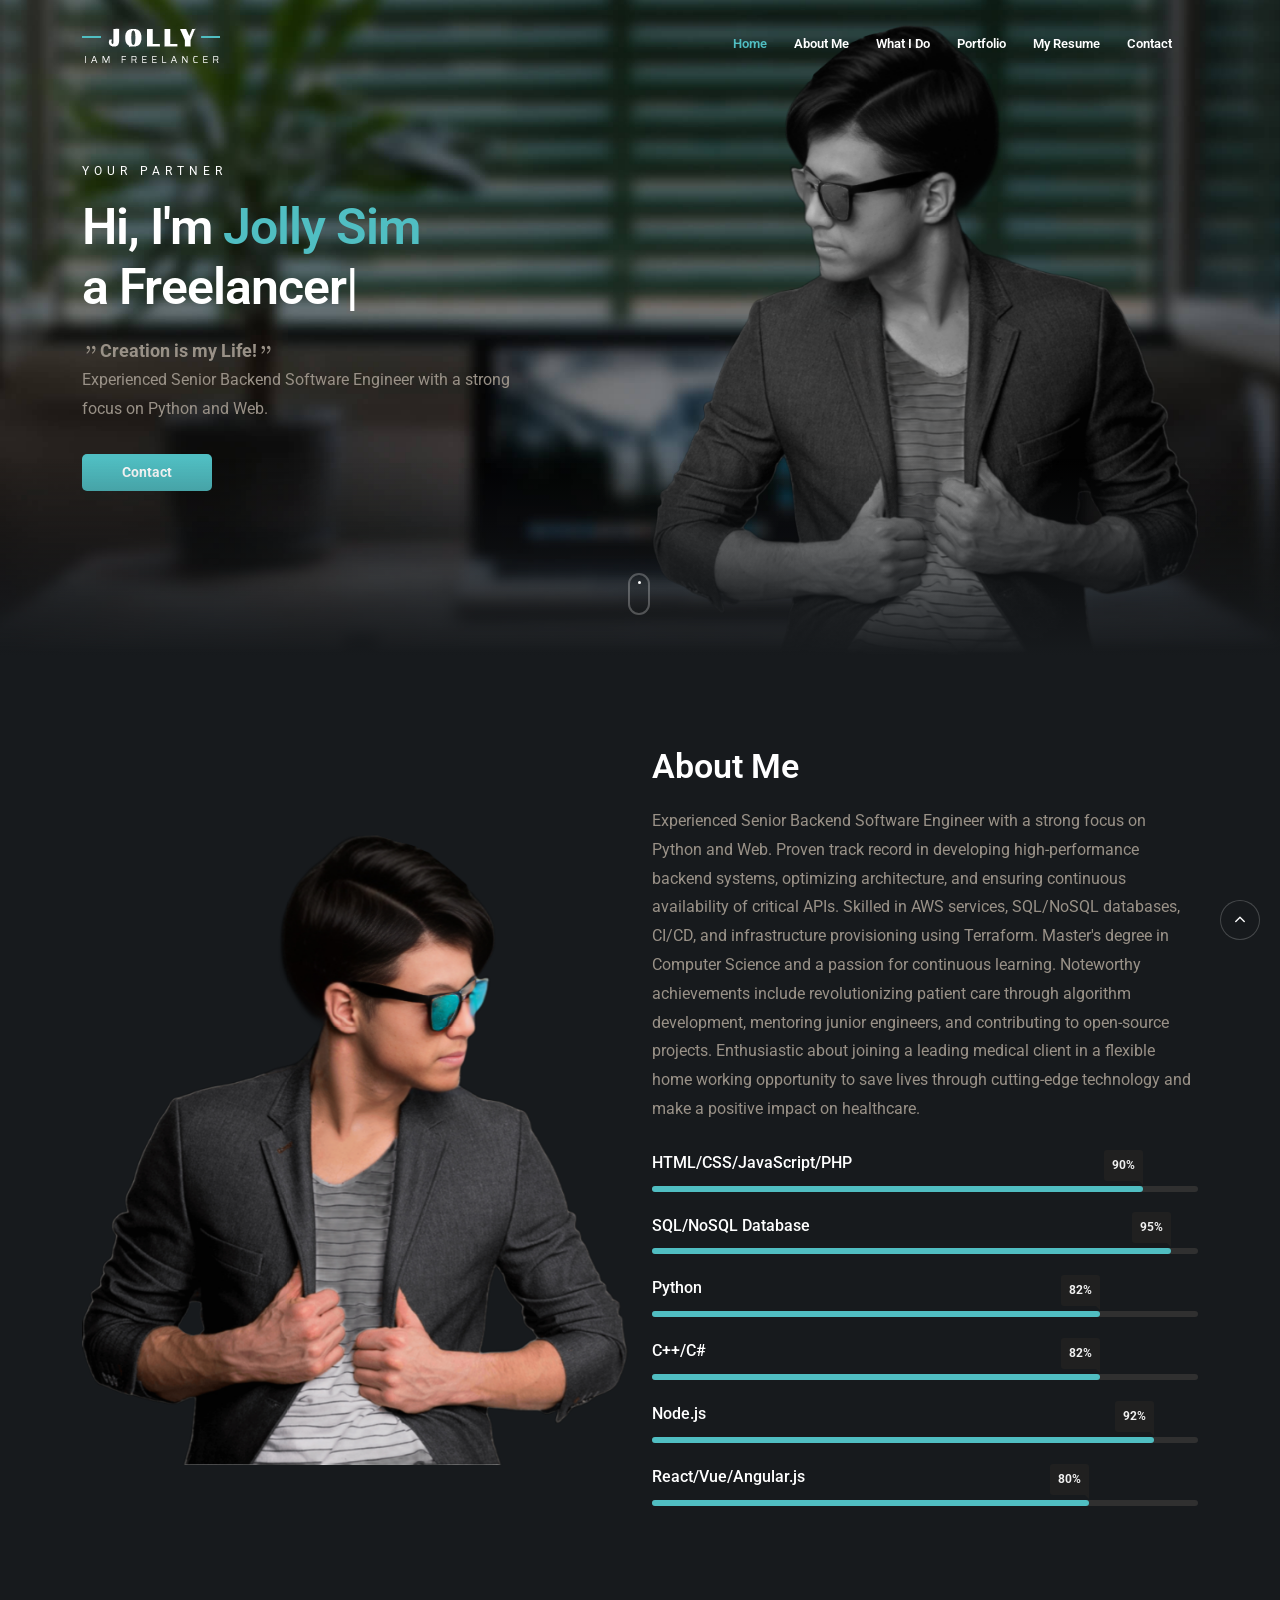
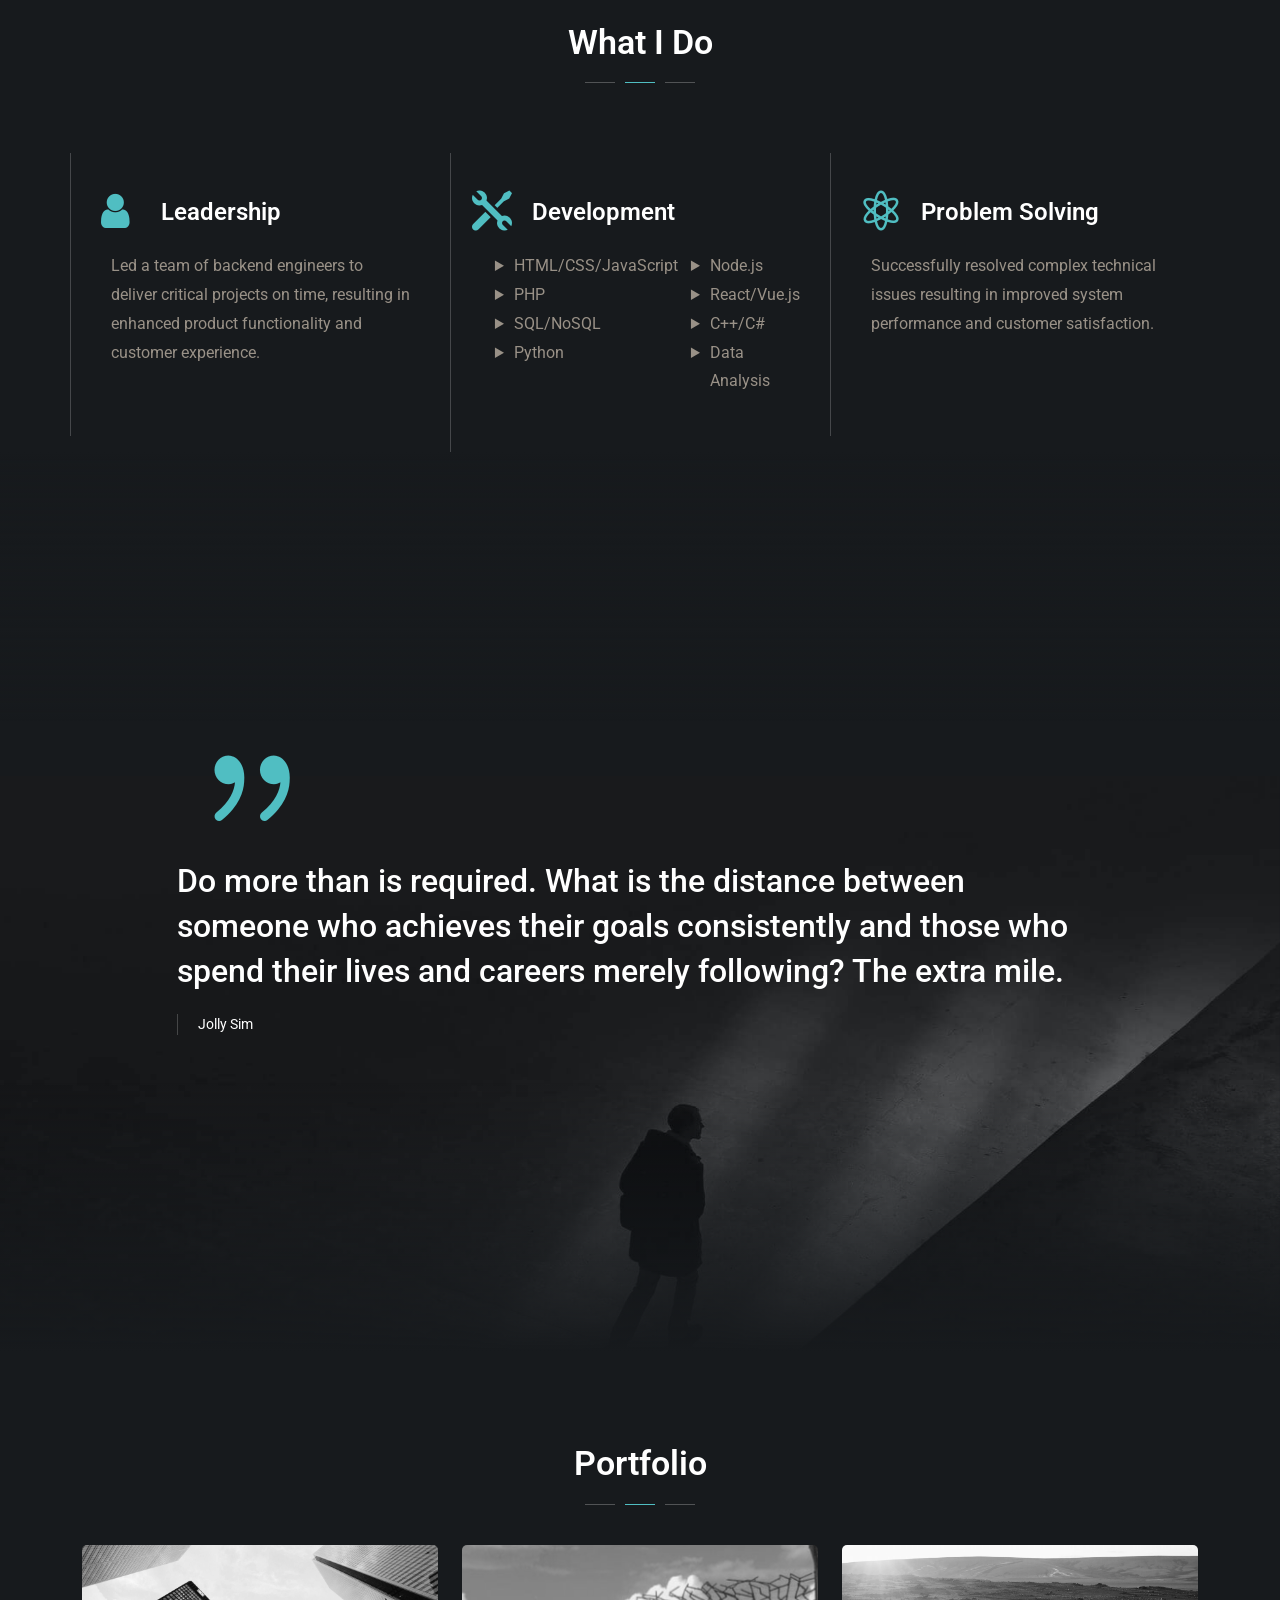
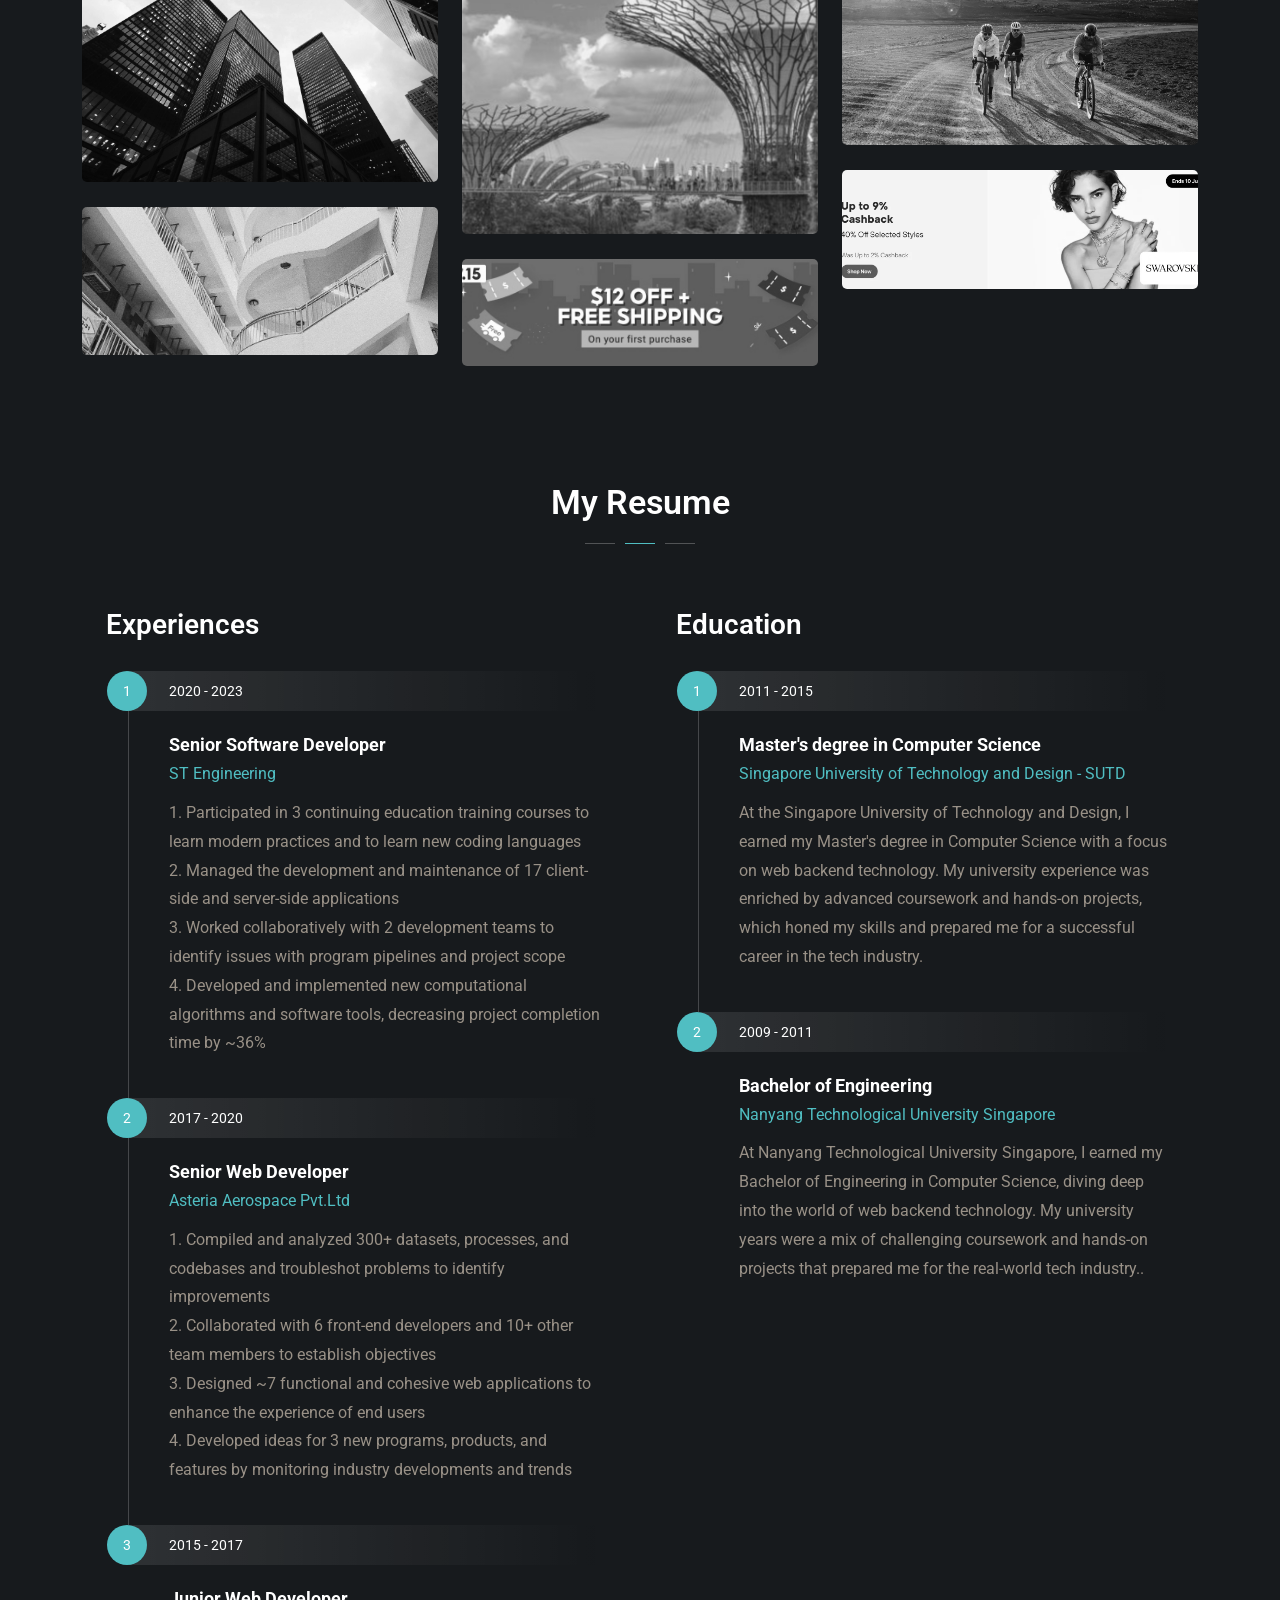
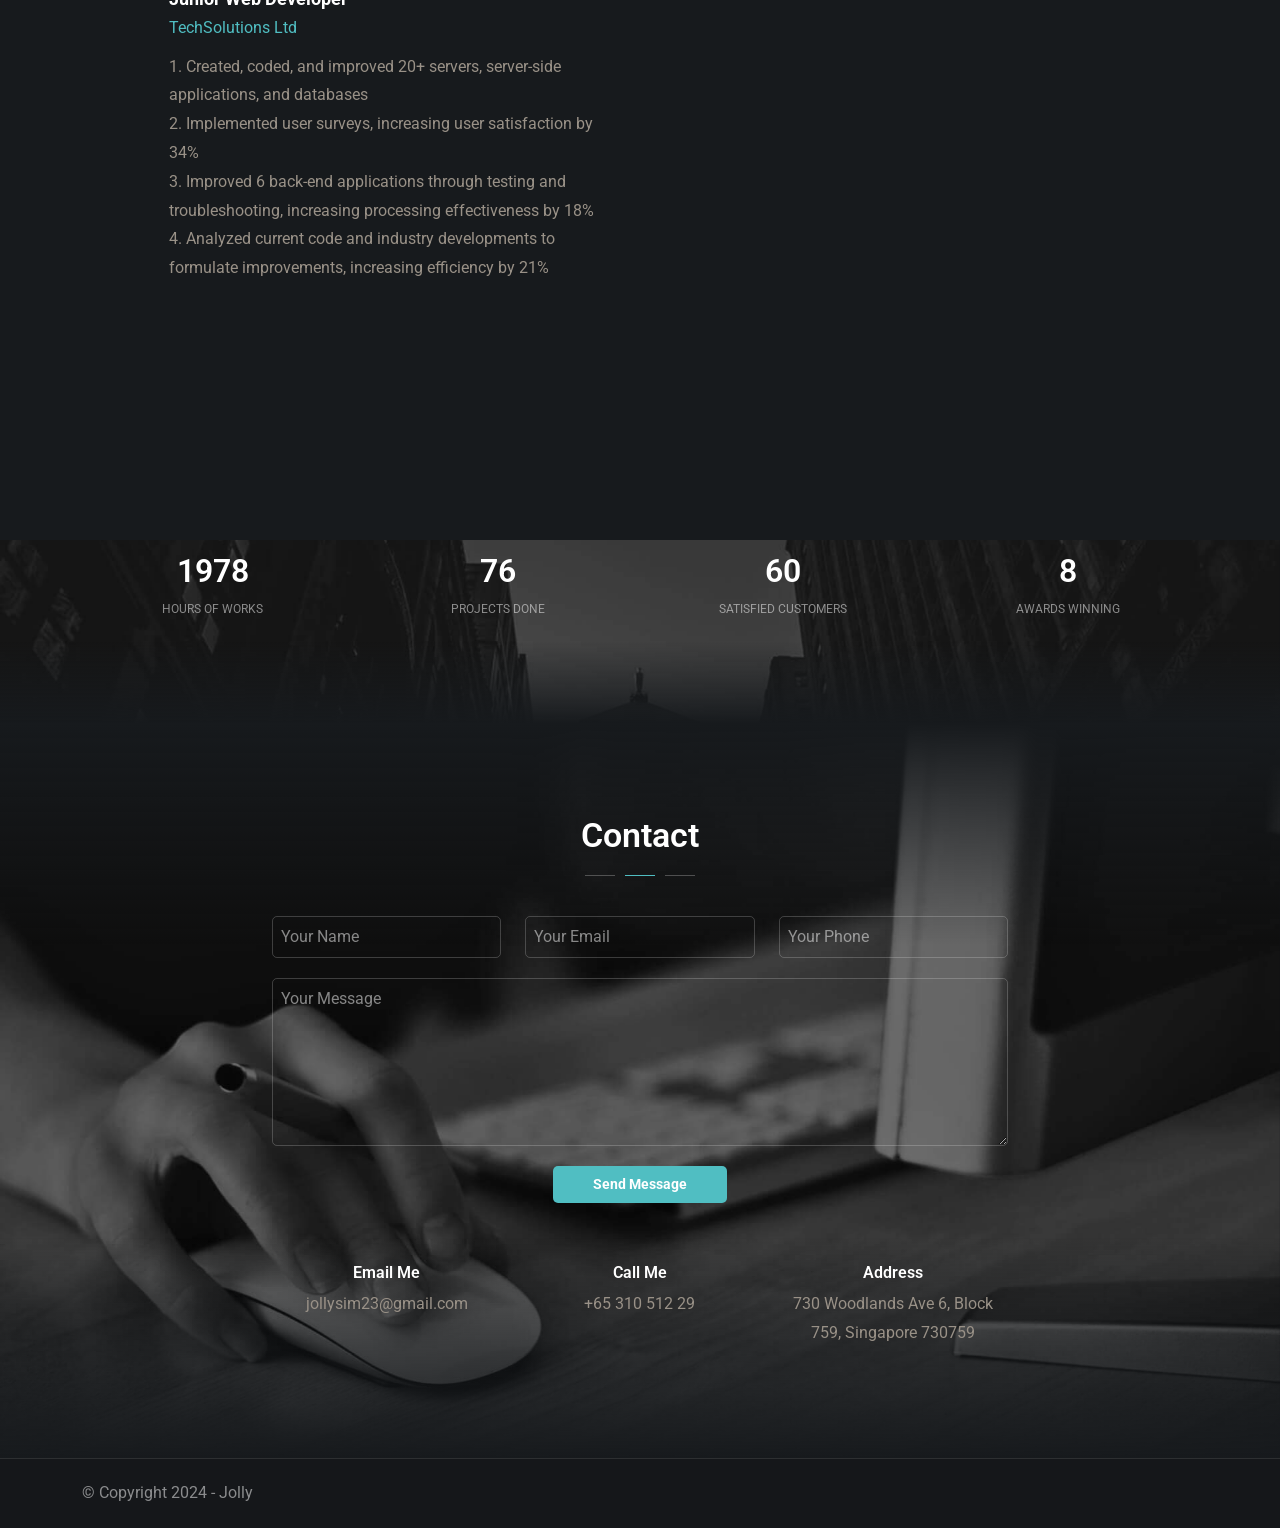
<file: Backend.html>
<!DOCTYPE html>
<html lang="zxx">

<head>
    <title>Jolly - Personal Website</title>
    <link rel="icon" href="images/icon.png" type="image/gif" sizes="16x16">
    <meta content="text/html;charset=utf-8" http-equiv="Content-Type">
    <meta content="width=device-width, initial-scale=1.0" name="viewport" />
    <meta content="Jolly - Personal Website" name="description" />
    <meta content="" name="keywords" />
    <meta content="" name="author" />
    <!-- CSS Files
    ================================================== -->
    <link href="css/bootstrap.min.css" rel="stylesheet" type="text/css" id="bootstrap" />
    <link href="css/plugins.css" rel="stylesheet" type="text/css" />
    <link href="css/style.css" rel="stylesheet" type="text/css" />
    <link href="css/custom-style-2.css" rel="stylesheet" type="text/css" />
    <style>
        :root {
            --primary-color: #50BEC2;
            --primary-color-rgb: 80, 190, 194;
        }
    </style>
    <link href="css/coloring.css" rel="stylesheet" type="text/css" />
</head>

<body class="onepage dark-scheme">
    <div id="wrapper">
        <!-- header begin -->
        <header class="transparent">
            <div class="container">
                <div class="row">
                    <div class="col-md-12">
                        <div class="de-flex sm-pt10">
                            <div class="de-flex-col">
                                <div class="de-flex-col">
                                    <!-- logo begin -->
                                    <div id="logo">
                                        <a href="index.html">
                                            <img alt="" class="logo" src="images/logo-2.png" />
                                        </a>
                                    </div>
                                    <!-- logo close -->
                                </div>
                            </div>
                            <div class="de-flex-col header-col-right">
                                <ul id="mainmenu">
                                    <li><a class="active" href="#top">Home<span></span></a></li>
                                    <li><a href="#section-about">About Me<span></span></a></li>
                                    <li><a href="#section-services">What I Do<span></span></a></li>
                                    <li><a href="#section-portfolio">Portfolio<span></span></a></li>
                                    <li><a href="#section-resume">My Resume<span></span></a></li>
                                    <li><a href="#section-contact">Contact<span></span></a></li>
                                </ul>
                                <div class="menu_side_area">
                                    <span id="menu-btn"></span>
                                </div>
                            </div>
                        </div>
                    </div>
                </div>
            </div>
        </header>
        <!-- header close -->
        <!-- content begin -->
        <div class="no-bottom no-top" id="content">
            <div id="top"></div>

            <!-- page preloader begin -->
            <div id="preloader">
                <div class="preloader1"></div>
            </div>
            <!-- page preloader close -->
            

            <!-- load external content begin -->
            <div id="de_modal">
                <button class="button-close"></button>
                <div class="d-modal-loader"></div>
            </div>
             <!-- load external content close -->

            <section aria-label="section" class="jarallax no-top-md no-bottom">
                <img src="images/background/6.jpg" class="jarallax-img" alt="">
                <div class="container">
                        <div class="row align-items-center">
                            <div class="col-md-5">
                                <h5 class="s1 wow fadeInUp" data-wow-delay=".4s">Your Partner</h5>
                                <div class="spacer-10"></div>
                                <div class="h1 text-white wow fadeInUp" data-wow-delay=".6s">
                                    Hi, I'm <span class="id-color">Jolly Sim</span><br>a
                                    <div class="typed-strings">
                                        <p>Freelancer</p>
                                        <p>Backend Developer</p>
                                        <p>UI/UX Designer</p>
                                    </div>
                                    <div class="typed"></div>
                                </div>
                                <p class="wow fadeInUp" data-wow-delay=".6s">
                                    <b style="font-size: large;"><i class="d icon_quotations"></i>Creation is my Life!<i class="d icon_quotations"></i></b><br>
                                    Experienced Senior Backend Software Engineer with a strong focus on Python and Web.
                                </p>
                                <div class="spacer-10"></div>
                                <a class="btn-main wow fadeInUp" data-wow-delay=".6s" href="#section-contact">Contact</a>
                            </div>
                            <div class="col-md-6 offset-md-1 jarallax">
                                <img src="images/misc/1.png" class="img-fluid wow fadeInUp" data-wow-delay=".8s" alt="">
                            </div>
                        </div>
                    </div>
                <a href="#section-about" class="mouse-icon-click scroll-to wow fadeInUp" data-wow-delay=".8s">
                    <span class="mouse fadeScroll relative" data-scroll-speed="10">
                        <span class="scroll"></span>
                    </span>
                </a>
                <div class="de-gradient-edge-bottom"></div>
            </section>
            <section id="section-about" class="no-bottom">
                <div class="container relative">
                    <div class="row align-items-center">
                        <div class="col-md-6 wow fadeInUp">
                            <img src="images/misc/4.png" class="img-fluid" alt="">
                        </div>
                        <div class="col-md-6 wow fadeInUp" data-wow-delay=".2s">
                            <h2>About Me</h2>
                            <p>Experienced Senior Backend Software Engineer with a strong focus on
                                Python and Web. Proven track record in developing high-performance
                                backend systems, optimizing architecture, and ensuring continuous
                                availability of critical APIs. Skilled in AWS services, SQL/NoSQL
                                databases, CI/CD, and infrastructure provisioning using Terraform.
                                Master's degree in Computer Science and a passion for continuous
                                learning. Noteworthy achievements include revolutionizing patient care
                                through algorithm development, mentoring junior engineers, and
                                contributing to open-source projects. Enthusiastic about joining a
                                leading medical client in a flexible home working opportunity to save
                                lives through cutting-edge technology and make a positive impact on
                                healthcare.
                                </p>
                            <div class="d-skills-bar">
                              <div class="d-bar">
                                <div class="d-skill" data-value="90%">
                                    <div class="d-info">
                                      <span>HTML/CSS/JavaScript/PHP</span>
                                    </div>
                                    <div class="d-progress-line"><span class="d-fill-line"></span></div>
                                </div>

                                <div class="d-skill" data-value="95%">
                                    <div class="d-info">
                                      <span>SQL/NoSQL Database</span>
                                    </div>
                                    <div class="d-progress-line"><span class="d-fill-line"></span></div>
                                </div>

                                <div class="d-skill" data-value="82%">
                                    <div class="d-info">
                                      <span>Python</span>
                                    </div>
                                    <div class="d-progress-line"><span class="d-fill-line"></span></div>
                                </div>
                                <div class="d-skill" data-value="82%">
                                    <div class="d-info">
                                      <span>C++/C#</span>
                                    </div>
                                    <div class="d-progress-line"><span class="d-fill-line"></span></div>
                                </div>

                                <div class="d-skill" data-value="92%">
                                    <div class="d-info">
                                      <span>Node.js</span>
                                    </div>
                                    <div class="d-progress-line"><span class="d-fill-line"></span></div>
                                </div>

                                <div class="d-skill" data-value="80%">
                                    <div class="d-info">
                                      <span>React/Vue/Angular.js</span>
                                    </div>
                                    <div class="d-progress-line"><span class="d-fill-line"></span></div>
                                </div>

                                </div>
                            </div>
                        </div>  
                    </div>
                </div>
            </section>
            <section id="section-services" class="no-bottom">
                <div class="container relative">
                    <div class="row">
                        <div class="col-md-12 text-center wow fadeInUp">
                            <h2>What I Do</h2>
                            <div class="space-border"></div>
                        </div>
                        <div class="spacer-single"></div>
                        <div class="row g-0">
                            <div class="col-lg-4 wow fadeIn" data-wow-delay=".2s">
                                <div class="de_3d-box">
                                    <div class="d-inner">
                                        <i class="fa fa-user id-color"></i>
                                        <div class="text">
                                            <h3>Leadership</h3>
                                            Led a team of backend engineers to deliver critical projects on time, resulting in enhanced product functionality and customer experience. <br><br>
                                        </div>
                                    </div>
                                </div>
                            </div>
                            
                            <div class="col-lg-4 wow fadeIn" data-wow-delay=".4s">
                                <div class="de_3d-box">
                                    <div class="d-inner">
                                        <i class="icon_tools id-color"></i>
                                        <div class="text">
                                            <h3>Development</h3>
                                            <div style="display: flex;">
                                                <ul class="list-item" style="list-style-type: disclosure-closed;">
                                                    <li>HTML/CSS/JavaScript</li>
                                                    <li>PHP</li>
                                                    <li>SQL/NoSQL</li>
                                                    <li>Python</li>
                                                </ul>
                                                <ul class="list-item" style="list-style-type: disclosure-closed;">
                                                    <li>Node.js</li>
                                                    <li>React/Vue.js</li>
                                                    <li>C++/C#</li>
                                                    <li>Data Analysis</li>
                                                </ul>
                                            </div>
                                        </div>
                                    </div>
                                </div>
                            </div>
                            <div class="col-lg-4 wow fadeIn" data-wow-delay=".6s">
                                <div class="de_3d-box">
                                    <div class="d-inner">
                                        
                                        <i class="icon_genius id-color"></i>
                                        <div class="text">
                                            <h3>Problem Solving</h3>
                                            Successfully resolved complex technical issues resulting in improved system performance and customer satisfaction. <br><br><br>
                                        </div>
                                    </div>
                                </div>
                            </div>
                        </div>
                    </div>
                </div>
            </section>
            <section id="section-my-quote" aria-label="section" class="jarallax no-top no-bottom">
                <div class="de-gradient-edge-top"></div>
                <img src="images/background/2.jpg" class="jarallax-img" alt="">
                <div class="v-center">
                    <div class="container">
                        <div class="row align-items-center">
                            <div class="col-md-10 offset-md-1">
                                <blockquote class="q-big wow fadeIn" data-wow-duration="3s">
                                    <i class="d-big icon_quotations"></i>
                                    Do more than is required. What is the distance between someone who achieves their goals consistently and those who spend their lives and careers merely following? The extra mile.
                                    <span class="d-quote-by">Jolly Sim</span>
                                </blockquote>
                                <div class="spacer-double"></div>
                            </div>
                        </div>
                    </div>
                </div>
                <div class="de-gradient-edge-bottom"></div>
            </section>
            <section id="section-portfolio" class="no-bottom">
                <div class="container relative">
                    <div class="row">
                        <div class="col-md-12 text-center wow fadeInUp">
                            <h2>Portfolio</h2>
                            <div class="space-border"></div>
                        </div>
                    </div>
                    <div id="gallery" class="row sequence">
                        <div class="col-md-4 item">
                            <a class="" href="https://www.brownbook.net/" target="_blank">
                                <div class="card-image-1 mod-c" data-tilt>
                                    <div class="d-text">
                                        <h3>The Global Business Listing Database</h3>
                                        <h5 class="d-tag">https://www.brownbook.net/</h5>
                                    </div>
                                    <img src="images/gallery/1.jpg" class="img-fluid" alt="">
                                </div>
                            </a>
                        </div>
                        <div class="col-md-4 item">
                            <a class="" href="https://chatsansar.com/singapore-chat-room/" target="_blank">
                                <div class="card-image-1 mod-c" data-tilt>
                                    <div class="d-text">
                                        <h3>ChatSansar</h3>
                                        <h5 class="d-tag">https://chatsansar.com/singapore-chat-room/</h5>
                                    </div>
                                    <img src="images/gallery/2.jpg" class="img-fluid" alt="">
                                </div>
                            </a>
                        </div>
                        <div class="col-md-4 item">
                            <a class="" href="https://www.specialized.com/sg/en" target="_blank">
                                <div class="card-image-1 mod-c" data-tilt>
                                    <div class="d-text">
                                        <h3>Official Online Store</h3>
                                        <h5 class="d-tag">https://www.specialized.com/sg/en</h5>
                                    </div>
                                    <img src="images/gallery/3.jpg" class="img-fluid" alt="">
                                </div>
                            </a>
                        </div>
                        <div class="col-md-4 item">
                            <a class="" href="https://www.shopback.sg/" target="_blank">
                                <div class="card-image-1 mod-c" data-tilt>
                                    <div class="d-text">
                                        <h3>ShopBack</h3>
                                        <h5 class="d-tag">https://www.shopback.sg/</h5>
                                    </div>
                                    <img src="images/gallery/4.jpg" class="img-fluid" alt="">
                                </div>
                            </a>
                        </div>
                        <div class="col-md-4 item">
                            <a class="" url="https://www.brasbasahcomplex.com/" target="_blank">
                                <div class="card-image-1 mod-c" data-tilt>
                                    <div class="d-text">
                                        <h3>BRAS BASAH COMPLEX</h3>
                                        <h5 class="d-tag">https://www.brasbasahcomplex.com/</h5>
                                    </div>
                                    <img src="images/gallery/5.jpg" class="img-fluid" alt="">
                                </div>
                            </a>
                        </div>
                        <div class="col-md-4 item">
                            <a class="" href="https://shopee.sg/" target="_blank">
                                <div class="card-image-1 mod-c" data-tilt>
                                    <div class="d-text">
                                        <h3>shopee</h3>
                                        <h5 class="d-tag">https://shopee.sg/</h5>
                                    </div>
                                    <img src="images/gallery/6.jpg" class="img-fluid" alt="">
                                </div>
                            </a>
                        </div>
                    </div>
                </div>
            </section>
            <section id="section-resume">
                <div class="container relative">
                    <div class="row">
                        <div class="col-md-12 text-center wow fadeInUp">
                            <h2>My Resume</h2>
                            <div class="space-border"></div>
                        </div>
                    </div>
                    <div class="row gh-5">
                        <div class="col-lg-6 wow fadeInUp">
                            <div class="p-4">
                                <h3 class="s_border">Experiences</h3>
                                <ul class="d_timeline">
                                    <li class="d_timeline-item">
                                        <h3 class="d_timeline-title">2020 - 2023</h3>
                                        <p class="d_timeline-text"><span class="d_title">Senior Software Developer</span><span class="d_company">ST Engineering</span>
                                            1. Participated in 3 continuing education training courses to learn
                                            modern practices and to learn new coding languages <br>
                                            2. Managed the development and maintenance of 17 client-side and
                                            server-side applications <br>
                                            3. Worked collaboratively with 2 development teams to identify issues
                                            with program pipelines and project scope <br>
                                            4. Developed and implemented new computational algorithms and
                                            software tools, decreasing project completion time by ~36%
                                            </p>
                                    </li>
                                    <li class="d_timeline-item">
                                        <h3 class="d_timeline-title">2017 - 2020</h3>
                                        <p class="d_timeline-text"><span class="d_title">Senior Web Developer</span><span class="d_company">Asteria Aerospace Pvt.Ltd</span>
                                            1. Compiled and analyzed 300+ datasets, processes, and codebases
                                            and troubleshot problems to identify improvements <br>
                                            2. Collaborated with 6 front-end developers and 10+ other team
                                            members to establish objectives <br>
                                            3. Designed ~7 functional and cohesive web applications to enhance
                                            the experience of end users <br>
                                            4. Developed ideas for 3 new programs, products, and features by
                                            monitoring industry developments and trends
                                            </p>
                                    </li>
                                    <li class="d_timeline-item">
                                        <h3 class="d_timeline-title">2015 - 2017</h3>
                                        <p class="d_timeline-text"><span class="d_title">Junior Web Developer</span><span class="d_company">TechSolutions Ltd</span>
                                            1. Created, coded, and improved 20+ servers, server-side applications, and databases <br>
                                            2. Implemented user surveys, increasing user satisfaction by 34% <br>
                                            3. Improved 6 back-end applications through testing and
                                            troubleshooting, increasing processing effectiveness by 18% <br>
                                            4. Analyzed current code and industry developments to formulate
                                            improvements, increasing efficiency by 21% <br>
                                            </p>
                                    </li>
                                </ul>
                            </div>
                        </div>
                        <div class="col-lg-6 wow fadeInUp">
                            <div class="p-4">
                                <h3 class="s_border">Education</h3>
                                <ul class="d_timeline">
                                    <li class="d_timeline-item">
                                        <h3 class="d_timeline-title">2011 - 2015</h3>
                                        <p class="d_timeline-text"><span class="d_title">Master's degree in Computer Science</span><span class="d_company">Singapore University of Technology and Design - SUTD</span>At the Singapore University of Technology and Design, I earned my Master's degree in Computer Science with a focus on web backend technology. My university experience was enriched by advanced coursework and hands-on projects, which honed my skills and prepared me for a successful career in the tech industry.</p>
                                    </li>
                                    <li class="d_timeline-item">
                                        <h3 class="d_timeline-title">2009 - 2011</h3>
                                        <p class="d_timeline-text"><span class="d_title">Bachelor of Engineering</span><span class="d_company">Nanyang Technological University Singapore</span>At Nanyang Technological University Singapore, I earned my Bachelor of Engineering in Computer Science, diving deep into the world of web backend technology. My university years were a mix of challenging coursework and hands-on projects that prepared me for the real-world tech industry..</p>
                                    </li>
                                    
                                </ul>
                            </div>
                        </div>
                    </div>
                </div>
            </section>
            <section id="section-fun-facts" aria-label="section" class="jarallax">
                <div class="de-gradient-edge-top"></div>
                <img src="images/background/3.jpg" class="jarallax-img" alt="">
                <div class="container">
                        <div class="row">
                            <div class="col-md-3 wow fadeIn" data-wow-delay="0">
                                <div class="de_count text-center">
                                    <h3 class="timer" data-to="8240" data-speed="2500">0</h3>
                                    <span>Hours of Works</span>
                                </div>
                            </div>

                            <div class="col-md-3 wow fadeIn" data-wow-delay=".25s">
                                <div class="de_count text-center">
                                    <h3 class="timer" data-to="315" data-speed="2500">0</h3>
                                    <span>Projects Done</span>
                                </div>
                            </div>

                            <div class="col-md-3 wow fadeIn" data-wow-delay=".5s">
                                <div class="de_count text-center">
                                    <h3 class="timer" data-to="250" data-speed="2500">0</h3>
                                    <span>Satisfied Customers</span>
                                </div>
                            </div>

                            <div class="col-md-3 wow fadeIn" data-wow-delay=".75s">
                                <div class="de_count text-center">
                                    <h3 class="timer" data-to="32" data-speed="2500">0</h3>
                                    <span>Awards Winning</span>
                                </div>
                            </div>
                        </div>
                    </div>
                <div class="de-gradient-edge-bottom"></div>
            </section>
            
            <section id="section-contact" class="jarallax">
                <div class="de-gradient-edge-top"></div>
                <img src="images/background/5.jpg" class="jarallax-img" alt="">
                <div class="container z-index-1000">
                    <div class="row">
                        <div class="col-md-12 text-center wow fadeInUp">
                            <h2>Contact</h2>
                            <div class="space-border"></div>
                        </div>
                        <div class="col-lg-8 offset-lg-2 wow fadeInUp">
                            <div class="contact_form_wrapper">
                                <form name="contactForm" id="contact_form" class="form-border" method="post" action="#">
                                    <div class="row">
                                        <div class="col-md-4">
                                            <div class="field-set">
                                                <input type="text" name="Name" id="name" class="form-control" placeholder="Your Name" required>
                                            </div>
                                        </div>
                                        <div class="col-md-4">
                                            <div class="field-set">
                                                <input type="text" name="Email" id="email" class="form-control" placeholder="Your Email" required>
                                            </div>
                                        </div>
                                        <div class="col-md-4">
                                            <div class="field-set">
                                                <input type="text" name="phone" id="phone" class="form-control" placeholder="Your Phone" required>
                                            </div>
                                        </div>
                                    </div>
                                    <div class="text-center">
                                        <div class="field-set">
                                            <textarea name="message" id="message" class="form-control" placeholder="Your Message" required></textarea>
                                        </div>
                                        <div id='submit' class="mt10">
                                            <input type='submit' id='send_message' value='Send Message' class="btn-main">
                                        </div>

                                        <div id="success_message" class='success'>
                                            Your message has been sent successfully. Refresh this page if you want to send more messages.
                                        </div>
                                        <div id="error_message" class='error'>
                                            Sorry there was an error sending your form.
                                        </div>

                                    </div>
                                </form>
                            </div>
                            <div class="spacer-double"></div>
                            <div class="row text-center wow fadeInUp">
                                <div class="col-md-4">
                                    <div class="wm-1"></div>
                                    <h6>Email Me</h6>
                                    <p>jollysim23@gmail.com</p>
                                </div>
                                <div class="col-md-4">
                                    <div class="wm-1"></div>
                                    <h6>Call Me</h6>
                                    <p>+65 310 512 29</p>
                                </div>
                                <div class="col-md-4">
                                    <div class="wm-1"></div>
                                    <h6>Address</h6>
                                    <p>730 Woodlands Ave 6, Block 759, Singapore 730759</p>
                                </div>
                            </div>
                        </div>
                    </div>
                </div>
                <div class="de-gradient-edge-bottom"></div>
            </section>
        </div>
        <!-- content close -->
        <a href="#" id="back-to-top"></a>
        <!-- footer begin -->
        <footer>
            <div class="container">
                <div class="row">
                    <div class="col-md-6">
                        <a href="index.html">
                            <span class="copy">&copy; Copyright 2024 - Jolly </span>
                        </a>
                    </div>
                    
                </div>
            </div>
        </footer>
        <!-- footer close -->
    </div>
    <!-- Javascript Files
    ================================================== -->
    <script src="js/plugins.js"></script>
    <script src="js/designesia.js"></script>
    <script src='https://www.google.com/recaptcha/api.js' async defer></script>
    <script src="form.js"></script>
    
    <script>
    jQuery(document).ready(function() {
        $(function() {
            // jquery typed plugin
            $(".typed").typed({
                stringsElement: $('.typed-strings'),
                typeSpeed: 100,
                backDelay: 500,
                loop: true,
                contentType: 'html', // or text
                // defaults to false for infinite loop
                loopCount: false,
                callback: function() { null; },
                resetCallback: function() { newTyped(); }
            });
        });
    });
    </script>
</body>

</html>
</file>
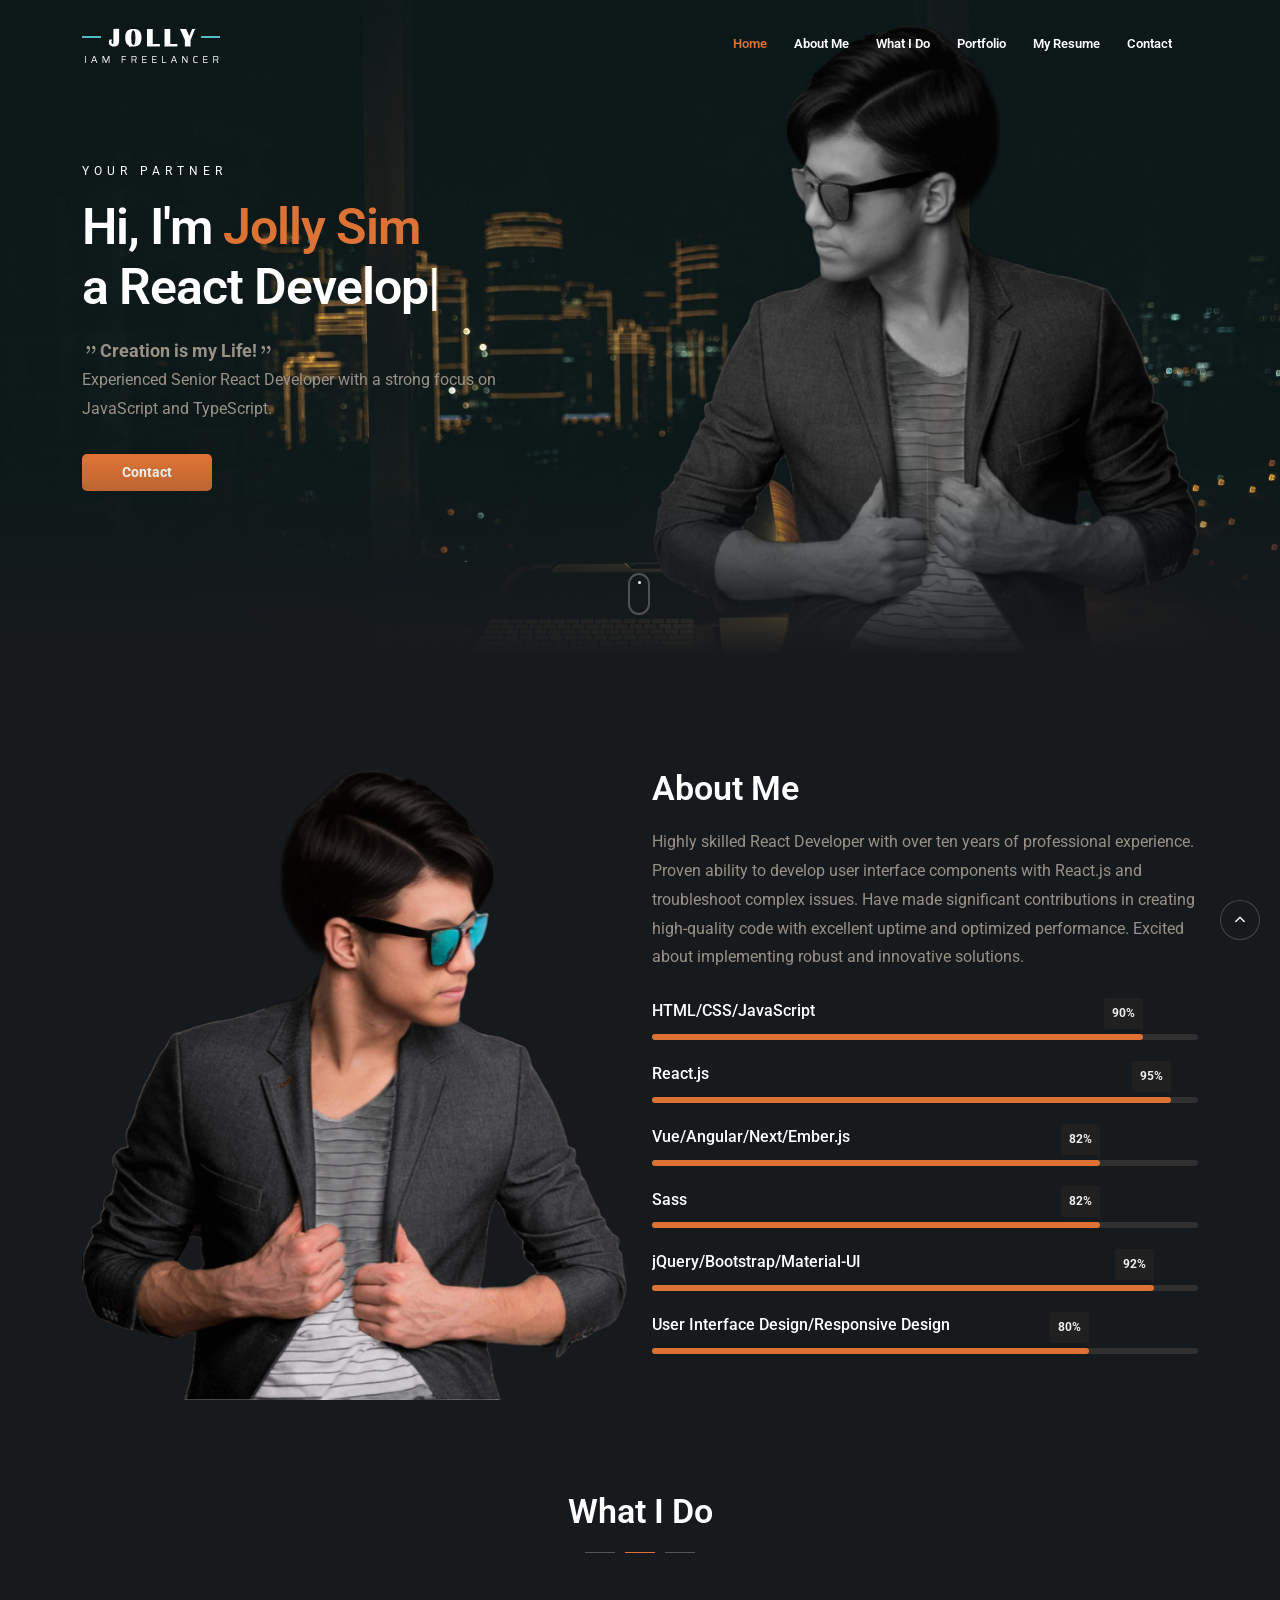
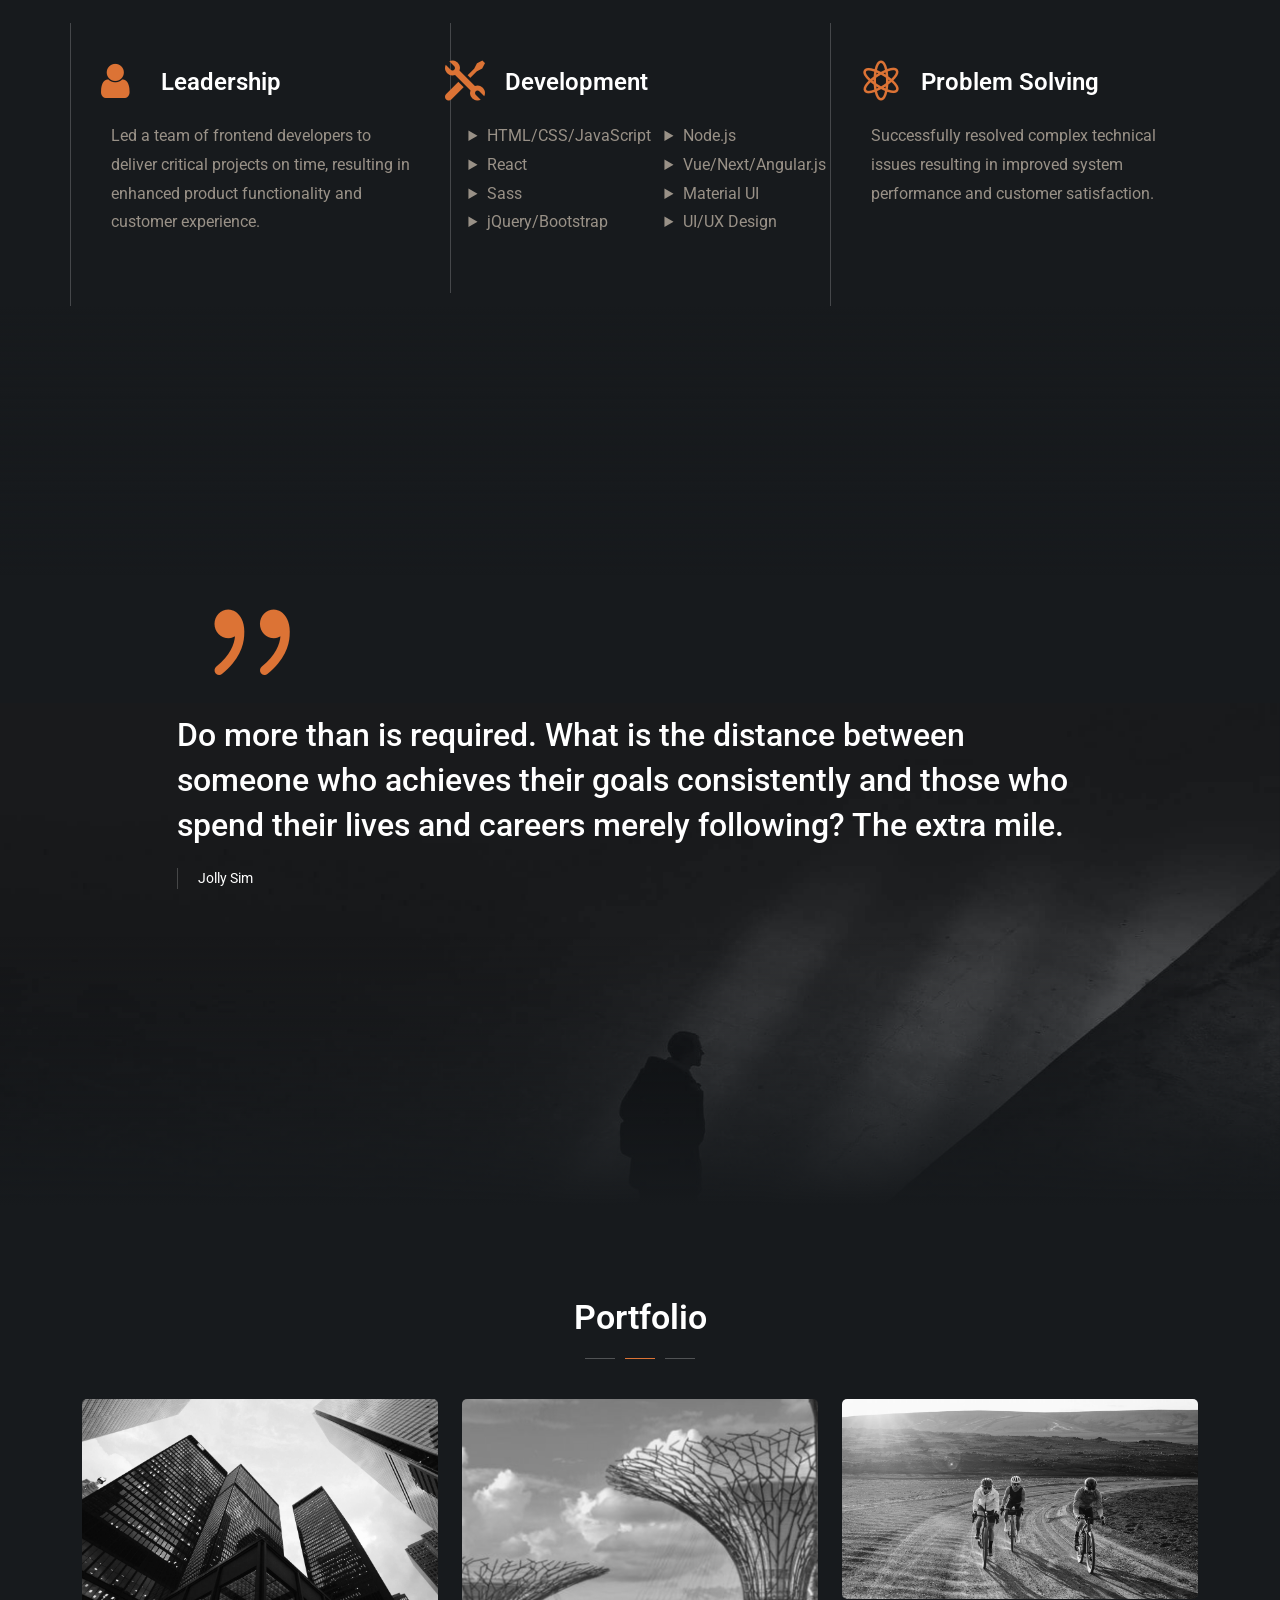
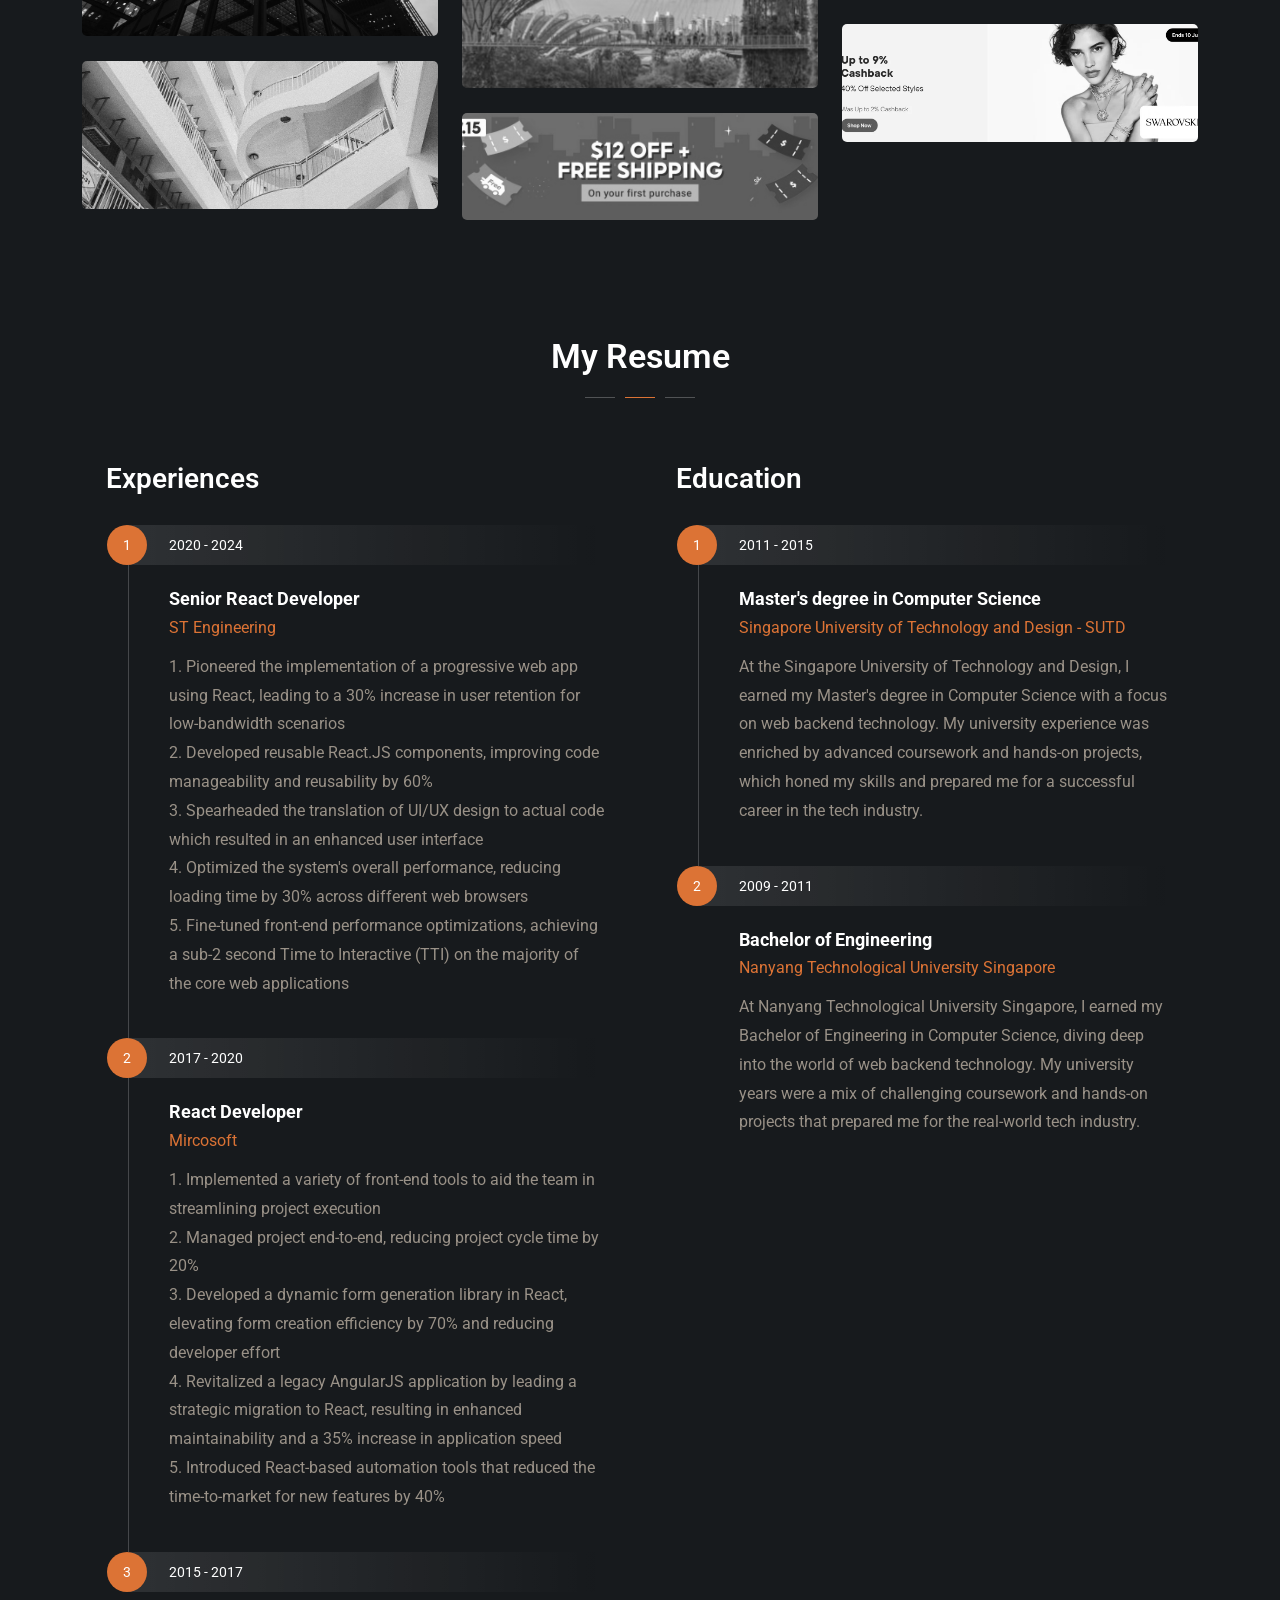
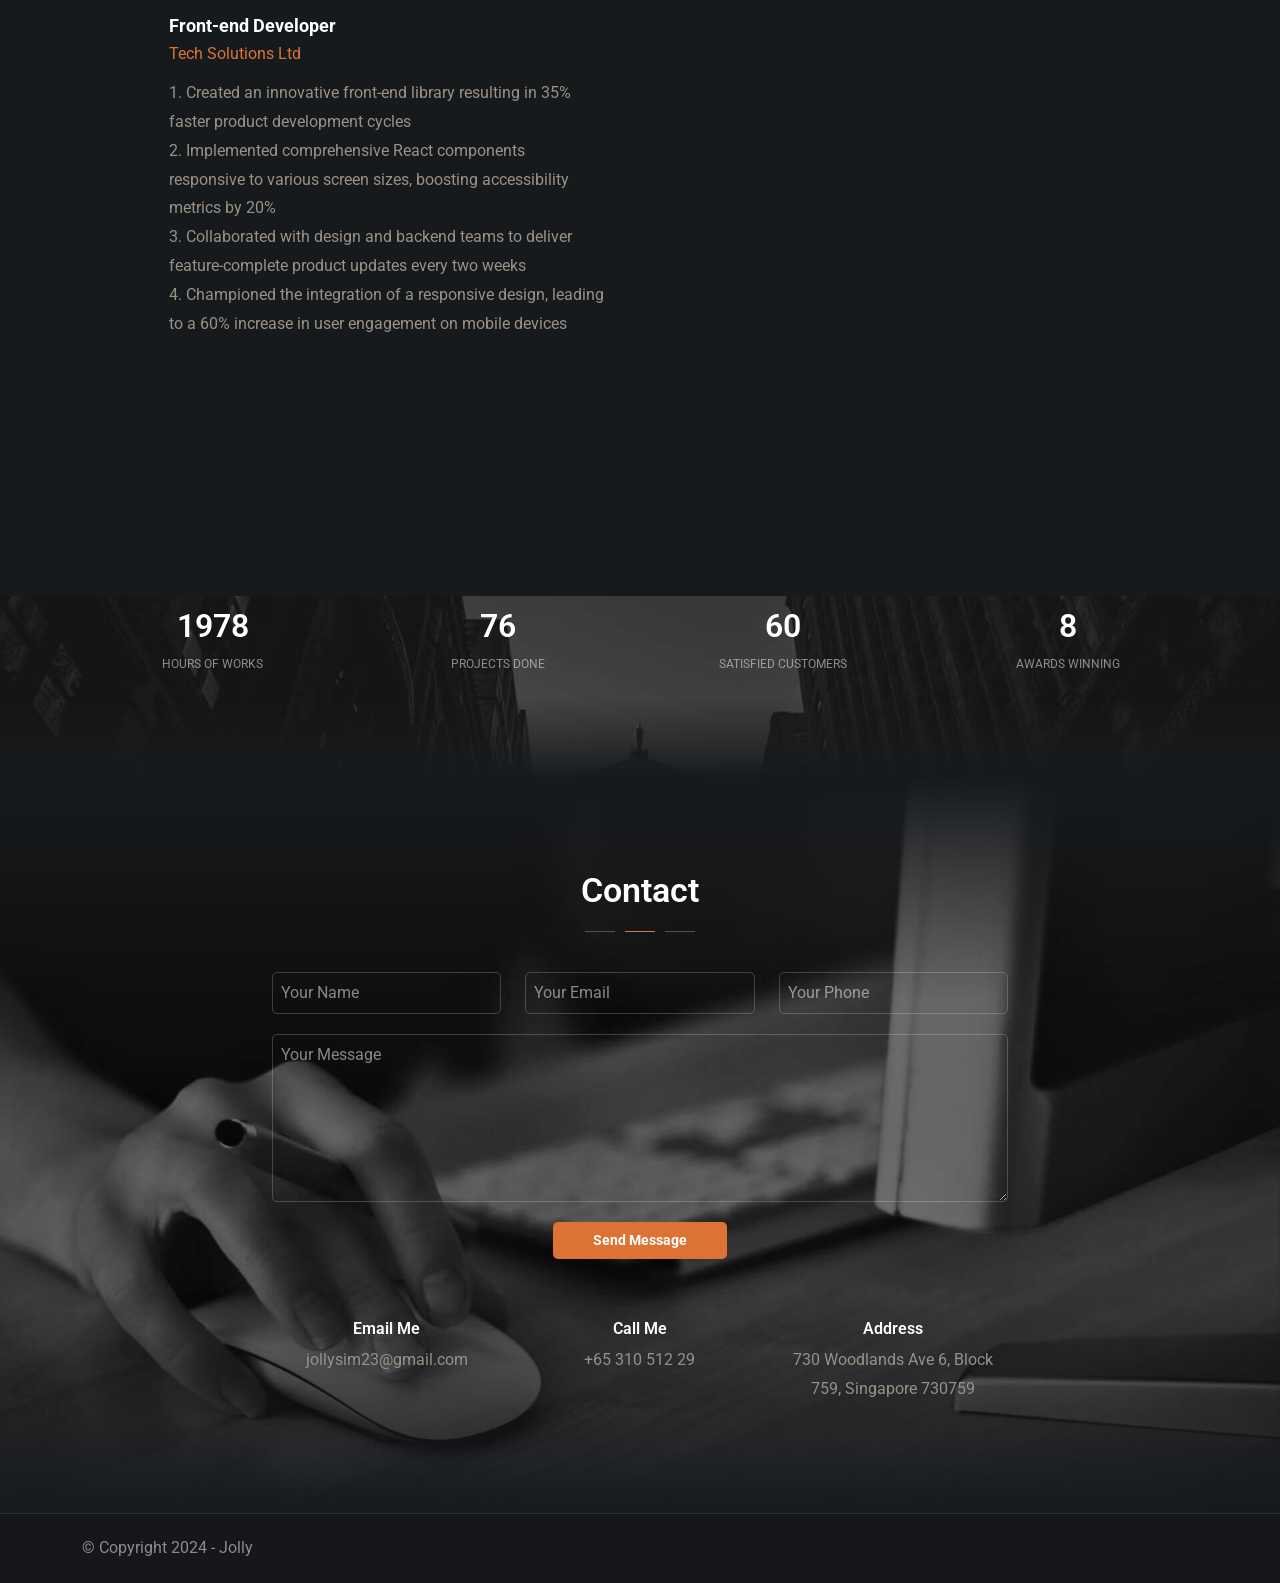
<file: Frontend.html>
<!DOCTYPE html>
<html lang="zxx">

<head>
    <title>Jolly - Personal Website</title>
    <link rel="icon" href="images/icon.png" type="image/gif" sizes="16x16">
    <meta content="text/html;charset=utf-8" http-equiv="Content-Type">
    <meta content="width=device-width, initial-scale=1.0" name="viewport" />
    <meta content="Jolly - Personal Website" name="description" />
    <meta content="" name="keywords" />
    <meta content="" name="author" />
    <!-- CSS Files
    ================================================== -->
    <link href="css/bootstrap.min.css" rel="stylesheet" type="text/css" id="bootstrap" />
    <link href="css/plugins.css" rel="stylesheet" type="text/css" />
    <link href="css/style.css" rel="stylesheet" type="text/css" />
    <link href="css/custom-style-2.css" rel="stylesheet" type="text/css" />
    <style>
        :root {
            --primary-color: #dc7335;
            --primary-color-rgb: 80, 190, 194;
        }
    </style>
    <link href="css/coloring.css" rel="stylesheet" type="text/css" />
</head>

<body class="onepage dark-scheme">
    <div id="wrapper">
        <!-- header begin -->
        <header class="transparent">
            <div class="container">
                <div class="row">
                    <div class="col-md-12">
                        <div class="de-flex sm-pt10">
                            <div class="de-flex-col">
                                <div class="de-flex-col">
                                    <!-- logo begin -->
                                    <div id="logo">
                                        <a href="index.html">
                                            <img alt="" class="logo" src="images/logo-2.png" />
                                        </a>
                                    </div>
                                    <!-- logo close -->
                                </div>
                            </div>
                            <div class="de-flex-col header-col-right">
                                <ul id="mainmenu">
                                    <li><a class="active" href="#top">Home<span></span></a></li>
                                    <li><a href="#section-about">About Me<span></span></a></li>
                                    <li><a href="#section-services">What I Do<span></span></a></li>
                                    <li><a href="#section-portfolio">Portfolio<span></span></a></li>
                                    <li><a href="#section-resume">My Resume<span></span></a></li>
                                    <li><a href="#section-contact">Contact<span></span></a></li>
                                </ul>
                                <div class="menu_side_area">
                                    <span id="menu-btn"></span>
                                </div>
                            </div>
                        </div>
                    </div>
                </div>
            </div>
        </header>
        <!-- header close -->
        <!-- content begin -->
        <div class="no-bottom no-top" id="content">
            <div id="top"></div>

            <!-- page preloader begin -->
            <div id="preloader">
                <div class="preloader1"></div>
            </div>
            <!-- page preloader close -->
            

            <!-- load external content begin -->
            <div id="de_modal">
                <button class="button-close"></button>
                <div class="d-modal-loader"></div>
            </div>
             <!-- load external content close -->

            <section aria-label="section" class="jarallax no-top-md no-bottom">
                <img src="images/background/c5.jpg" class="jarallax-img" alt="">
                <div class="container">
                        <div class="row align-items-center">
                            <div class="col-md-5">
                                <h5 class="s1 wow fadeInUp" data-wow-delay=".4s">Your Partner</h5>
                                <div class="spacer-10"></div>
                                <div class="h1 text-white wow fadeInUp" data-wow-delay=".6s">
                                    Hi, I'm <span class="id-color">Jolly Sim</span><br>a
                                    <div class="typed-strings">
                                        <p>React Developer</p>
                                        <p>Frontend Developer</p>
                                        <p>UI/UX Designer</p>
                                    </div>
                                    <div class="typed"></div>
                                </div>
                                <p class="wow fadeInUp" data-wow-delay=".6s">
                                    <b style="font-size: large;"><i class="d icon_quotations"></i>Creation is my Life!<i class="d icon_quotations"></i></b><br>
                                    Experienced Senior React Developer with a strong focus on JavaScript and TypeScript.
                                </p>
                                <div class="spacer-10"></div>
                                <a class="btn-main wow fadeInUp" data-wow-delay=".6s" href="#section-contact">Contact</a>
                            </div>
                            <div class="col-md-6 offset-md-1 jarallax">
                                <img src="images/misc/1.png" class="img-fluid wow fadeInUp" data-wow-delay=".8s" alt="">
                            </div>
                        </div>
                    </div>
                <a href="#section-about" class="mouse-icon-click scroll-to wow fadeInUp" data-wow-delay=".8s">
                    <span class="mouse fadeScroll relative" data-scroll-speed="10">
                        <span class="scroll"></span>
                    </span>
                </a>
                <div class="de-gradient-edge-bottom"></div>
            </section>
            <section id="section-about" class="no-bottom">
                <div class="container relative">
                    <div class="row align-items-center">
                        <div class="col-md-6 wow fadeInUp">
                            <img src="images/misc/4.png" class="img-fluid" alt="">
                        </div>
                        <div class="col-md-6 wow fadeInUp" data-wow-delay=".2s">
                            <h2>About Me</h2>
                            <p>Highly skilled React Developer with over ten years
                                of professional experience. Proven ability to
                                develop user interface components with React.js
                                and troubleshoot complex issues. Have made
                                significant contributions in creating high-quality
                                code with excellent uptime and optimized
                                performance. Excited about implementing robust
                                and innovative solutions. 
                                </p>
                            <div class="d-skills-bar">
                              <div class="d-bar">
                                <div class="d-skill" data-value="90%">
                                    <div class="d-info">
                                      <span>HTML/CSS/JavaScript</span>
                                    </div>
                                    <div class="d-progress-line"><span class="d-fill-line"></span></div>
                                </div>

                                <div class="d-skill" data-value="95%">
                                    <div class="d-info">
                                      <span>React.js</span>
                                    </div>
                                    <div class="d-progress-line"><span class="d-fill-line"></span></div>
                                </div>

                                <div class="d-skill" data-value="82%">
                                    <div class="d-info">
                                      <span>Vue/Angular/Next/Ember.js</span>
                                    </div>
                                    <div class="d-progress-line"><span class="d-fill-line"></span></div>
                                </div>
                                <div class="d-skill" data-value="82%">
                                    <div class="d-info">
                                      <span>Sass</span>
                                    </div>
                                    <div class="d-progress-line"><span class="d-fill-line"></span></div>
                                </div>

                                <div class="d-skill" data-value="92%">
                                    <div class="d-info">
                                      <span>jQuery/Bootstrap/Material-UI</span>
                                    </div>
                                    <div class="d-progress-line"><span class="d-fill-line"></span></div>
                                </div>

                                <div class="d-skill" data-value="80%">
                                    <div class="d-info">
                                      <span>User Interface Design/Responsive Design</span>
                                    </div>
                                    <div class="d-progress-line"><span class="d-fill-line"></span></div>
                                </div>

                                </div>
                            </div>
                        </div>  
                    </div>
                </div>
            </section>
            <section id="section-services" class="no-bottom">
                <div class="container relative">
                    <div class="row">
                        <div class="col-md-12 text-center wow fadeInUp">
                            <h2>What I Do</h2>
                            <div class="space-border"></div>
                        </div>
                        <div class="spacer-single"></div>
                        <div class="row g-0">
                            <div class="col-lg-4 wow fadeIn" data-wow-delay=".2s">
                                <div class="de_3d-box">
                                    <div class="d-inner">
                                        <i class="fa fa-user id-color"></i>
                                        <div class="text">
                                            <h3>Leadership</h3>
                                            Led a team of frontend developers to deliver critical projects on time, resulting in enhanced product functionality and customer experience. <br><br>
                                        </div>
                                    </div>
                                </div>
                            </div>
                            
                            <div class="col-lg-4 wow fadeIn" data-wow-delay=".4s">
                                <div class="de_3d-box">
                                    <div class="d-inner">
                                        <i class="icon_tools id-color"></i>
                                        <div class="text">
                                            <h3>Development</h3>
                                            <div style="display: flex;">
                                                <ul class="list-item" style="list-style-type: disclosure-closed;">
                                                    <li>HTML/CSS/JavaScript</li>
                                                    <li>React</li>
                                                    <li>Sass</li>
                                                    <li>jQuery/Bootstrap</li>
                                                </ul>
                                                <ul class="list-item" style="list-style-type: disclosure-closed;">
                                                    <li>Node.js</li>
                                                    <li>Vue/Next/Angular.js</li>
                                                    <li>Material UI</li>
                                                    <li>UI/UX Design</li>
                                                </ul>
                                            </div>
                                        </div>
                                    </div>
                                </div>
                            </div>
                            <div class="col-lg-4 wow fadeIn" data-wow-delay=".6s">
                                <div class="de_3d-box">
                                    <div class="d-inner">
                                        
                                        <i class="icon_genius id-color"></i>
                                        <div class="text">
                                            <h3>Problem Solving</h3>
                                            Successfully resolved complex technical issues resulting in improved system performance and customer satisfaction. <br><br><br>
                                        </div>
                                    </div>
                                </div>
                            </div>
                        </div>
                    </div>
                </div>
            </section>
            <section id="section-my-quote" aria-label="section" class="jarallax no-top no-bottom">
                <div class="de-gradient-edge-top"></div>
                <img src="images/background/2.jpg" class="jarallax-img" alt="">
                <div class="v-center">
                    <div class="container">
                        <div class="row align-items-center">
                            <div class="col-md-10 offset-md-1">
                                <blockquote class="q-big wow fadeIn" data-wow-duration="3s">
                                    <i class="d-big icon_quotations"></i>
                                    Do more than is required. What is the distance between someone who achieves their goals consistently and those who spend their lives and careers merely following? The extra mile.
                                    <span class="d-quote-by">Jolly Sim</span>
                                </blockquote>
                                <div class="spacer-double"></div>
                            </div>
                        </div>
                    </div>
                </div>
                <div class="de-gradient-edge-bottom"></div>
            </section>
            <section id="section-portfolio" class="no-bottom">
                <div class="container relative">
                    <div class="row">
                        <div class="col-md-12 text-center wow fadeInUp">
                            <h2>Portfolio</h2>
                            <div class="space-border"></div>
                        </div>
                    </div>
                    <div id="gallery" class="row sequence">
                        <div class="col-md-4 item">
                            <a class="" href="https://www.brownbook.net/" target="_blank">
                                <div class="card-image-1 mod-c" data-tilt>
                                    <div class="d-text">
                                        <h3>The Global Business Listing Database</h3>
                                        <h5 class="d-tag">https://www.brownbook.net/</h5>
                                    </div>
                                    <img src="images/gallery/1.jpg" class="img-fluid" alt="">
                                </div>
                            </a>
                        </div>
                        <div class="col-md-4 item">
                            <a class="" href="https://chatsansar.com/singapore-chat-room/" target="_blank">
                                <div class="card-image-1 mod-c" data-tilt>
                                    <div class="d-text">
                                        <h3>ChatSansar</h3>
                                        <h5 class="d-tag">https://chatsansar.com/singapore-chat-room/</h5>
                                    </div>
                                    <img src="images/gallery/2.jpg" class="img-fluid" alt="">
                                </div>
                            </a>
                        </div>
                        <div class="col-md-4 item">
                            <a class="" href="https://www.specialized.com/sg/en" target="_blank">
                                <div class="card-image-1 mod-c" data-tilt>
                                    <div class="d-text">
                                        <h3>Official Online Store</h3>
                                        <h5 class="d-tag">https://www.specialized.com/sg/en</h5>
                                    </div>
                                    <img src="images/gallery/3.jpg" class="img-fluid" alt="">
                                </div>
                            </a>
                        </div>
                        <div class="col-md-4 item">
                            <a class="" href="https://www.shopback.sg/" target="_blank">
                                <div class="card-image-1 mod-c" data-tilt>
                                    <div class="d-text">
                                        <h3>ShopBack</h3>
                                        <h5 class="d-tag">https://www.shopback.sg/</h5>
                                    </div>
                                    <img src="images/gallery/4.jpg" class="img-fluid" alt="">
                                </div>
                            </a>
                        </div>
                        <div class="col-md-4 item">
                            <a class="" url="https://www.brasbasahcomplex.com/" target="_blank">
                                <div class="card-image-1 mod-c" data-tilt>
                                    <div class="d-text">
                                        <h3>BRAS BASAH COMPLEX</h3>
                                        <h5 class="d-tag">https://www.brasbasahcomplex.com/</h5>
                                    </div>
                                    <img src="images/gallery/5.jpg" class="img-fluid" alt="">
                                </div>
                            </a>
                        </div>
                        <div class="col-md-4 item">
                            <a class="" href="https://shopee.sg/" target="_blank">
                                <div class="card-image-1 mod-c" data-tilt>
                                    <div class="d-text">
                                        <h3>shopee</h3>
                                        <h5 class="d-tag">https://shopee.sg/</h5>
                                    </div>
                                    <img src="images/gallery/6.jpg" class="img-fluid" alt="">
                                </div>
                            </a>
                        </div>
                    </div>
                </div>
            </section>
            <section id="section-resume">
                <div class="container relative">
                    <div class="row">
                        <div class="col-md-12 text-center wow fadeInUp">
                            <h2>My Resume</h2>
                            <div class="space-border"></div>
                        </div>
                    </div>
                    <div class="row gh-5">
                        <div class="col-lg-6 wow fadeInUp">
                            <div class="p-4">
                                <h3 class="s_border">Experiences</h3>
                                <ul class="d_timeline">
                                    <li class="d_timeline-item">
                                        <h3 class="d_timeline-title">2020 - 2024</h3>
                                        <p class="d_timeline-text"><span class="d_title">Senior React Developer</span><span class="d_company">ST Engineering</span>
                                            1. Pioneered the implementation of a progressive web app using React, leading to a 30% increase in user retention for low-bandwidth scenarios <br>
                                            2. Developed reusable React.JS components, improving code manageability and reusability by 60% <br>
                                            3. Spearheaded the translation of UI/UX design to actual code which resulted in an enhanced user interface <br>
                                            4. Optimized the system's overall performance, reducing loading time by 30% across different web browsers <br>
                                            5. Fine-tuned front-end performance optimizations, achieving a sub-2 second Time to Interactive (TTI) on the majority of the core web applications
                                            </p>
                                    </li>
                                    <li class="d_timeline-item">
                                        <h3 class="d_timeline-title">2017 - 2020</h3>
                                        <p class="d_timeline-text"><span class="d_title">React Developer</span><span class="d_company">Mircosoft</span>
                                            1. Implemented a variety of front-end tools to aid the team in streamlining project execution <br>
                                            2. Managed project end-to-end, reducing project cycle time by 20% <br>
                                            3. Developed a dynamic form generation library in React, elevating form creation efficiency by 70% and reducing developer effort <br>
                                            4. Revitalized a legacy AngularJS application by leading a strategic migration to React, resulting in enhanced maintainability and a 35% increase in application speed <br>
                                            5. Introduced React-based automation tools that reduced the time-to-market for new features by 40%
                                            </p>
                                    </li>
                                    <li class="d_timeline-item">
                                        <h3 class="d_timeline-title">2015 - 2017</h3>
                                        <p class="d_timeline-text"><span class="d_title">Front-end Developer</span><span class="d_company">Tech Solutions Ltd</span>
                                            1. Created an innovative front-end library resulting in 35% faster product development cycles <br>
                                            2. Implemented comprehensive React components responsive to various screen sizes, boosting accessibility metrics by 20% <br>
                                            3. Collaborated with design and backend teams to deliver feature-complete product updates every two weeks <br>
                                            4. Championed the integration of a responsive design, leading to a 60% increase in user engagement on mobile devices <br>
                                            </p>
                                    </li>
                                </ul>
                            </div>
                        </div>
                        <div class="col-lg-6 wow fadeInUp">
                            <div class="p-4">
                                <h3 class="s_border">Education</h3>
                                <ul class="d_timeline">
                                    <li class="d_timeline-item">
                                        <h3 class="d_timeline-title">2011 - 2015</h3>
                                        <p class="d_timeline-text"><span class="d_title">Master's degree in Computer Science</span><span class="d_company">Singapore University of Technology and Design - SUTD</span>At the Singapore University of Technology and Design, I earned my Master's degree in Computer Science with a focus on web backend technology. My university experience was enriched by advanced coursework and hands-on projects, which honed my skills and prepared me for a successful career in the tech industry.</p>
                                        
                                    </li>
                                    <li class="d_timeline-item">
                                        <h3 class="d_timeline-title">2009 - 2011</h3>
                                        <p class="d_timeline-text"><span class="d_title">Bachelor of Engineering</span><span class="d_company">Nanyang Technological University Singapore</span>At Nanyang Technological University Singapore, I earned my Bachelor of Engineering in Computer Science, diving deep into the world of web backend technology. My university years were a mix of challenging coursework and hands-on projects that prepared me for the real-world tech industry.</p>
                                    </li>
                                    
                                </ul>
                            </div>
                        </div>
                    </div>
                </div>
            </section>
            <section id="section-fun-facts" aria-label="section" class="jarallax">
                <div class="de-gradient-edge-top"></div>
                <img src="images/background/3.jpg" class="jarallax-img" alt="">
                <div class="container">
                        <div class="row">
                            <div class="col-md-3 wow fadeIn" data-wow-delay="0">
                                <div class="de_count text-center">
                                    <h3 class="timer" data-to="8240" data-speed="2500">0</h3>
                                    <span>Hours of Works</span>
                                </div>
                            </div>

                            <div class="col-md-3 wow fadeIn" data-wow-delay=".25s">
                                <div class="de_count text-center">
                                    <h3 class="timer" data-to="315" data-speed="2500">0</h3>
                                    <span>Projects Done</span>
                                </div>
                            </div>

                            <div class="col-md-3 wow fadeIn" data-wow-delay=".5s">
                                <div class="de_count text-center">
                                    <h3 class="timer" data-to="250" data-speed="2500">0</h3>
                                    <span>Satisfied Customers</span>
                                </div>
                            </div>

                            <div class="col-md-3 wow fadeIn" data-wow-delay=".75s">
                                <div class="de_count text-center">
                                    <h3 class="timer" data-to="32" data-speed="2500">0</h3>
                                    <span>Awards Winning</span>
                                </div>
                            </div>
                        </div>
                    </div>
                <div class="de-gradient-edge-bottom"></div>
            </section>
            
            <section id="section-contact" class="jarallax">
                <div class="de-gradient-edge-top"></div>
                <img src="images/background/5.jpg" class="jarallax-img" alt="">
                <div class="container z-index-1000">
                    <div class="row">
                        <div class="col-md-12 text-center wow fadeInUp">
                            <h2>Contact</h2>
                            <div class="space-border"></div>
                        </div>
                        <div class="col-lg-8 offset-lg-2 wow fadeInUp">
                            <div class="contact_form_wrapper">
                                <form name="contactForm" id="contact_form" class="form-border" method="post" action="#">
                                    <div class="row">
                                        <div class="col-md-4">
                                            <div class="field-set">
                                                <input type="text" name="Name" id="name" class="form-control" placeholder="Your Name" required>
                                            </div>
                                        </div>
                                        <div class="col-md-4">
                                            <div class="field-set">
                                                <input type="text" name="Email" id="email" class="form-control" placeholder="Your Email" required>
                                            </div>
                                        </div>
                                        <div class="col-md-4">
                                            <div class="field-set">
                                                <input type="text" name="phone" id="phone" class="form-control" placeholder="Your Phone" required>
                                            </div>
                                        </div>
                                    </div>
                                    <div class="text-center">
                                        <div class="field-set">
                                            <textarea name="message" id="message" class="form-control" placeholder="Your Message" required></textarea>
                                        </div>
                                        <div id='submit' class="mt10">
                                            <input type='submit' id='send_message' value='Send Message' class="btn-main">
                                        </div>

                                        <div id="success_message" class='success'>
                                            Your message has been sent successfully. Refresh this page if you want to send more messages.
                                        </div>
                                        <div id="error_message" class='error'>
                                            Sorry there was an error sending your form.
                                        </div>

                                    </div>
                                </form>
                            </div>
                            <div class="spacer-double"></div>
                            <div class="row text-center wow fadeInUp">
                                <div class="col-md-4">
                                    <div class="wm-1"></div>
                                    <h6>Email Me</h6>
                                    <p>jollysim23@gmail.com</p>
                                </div>
                                <div class="col-md-4">
                                    <div class="wm-1"></div>
                                    <h6>Call Me</h6>
                                    <p>+65 310 512 29</p>
                                </div>
                                <div class="col-md-4">
                                    <div class="wm-1"></div>
                                    <h6>Address</h6>
                                    <p>730 Woodlands Ave 6, Block 759, Singapore 730759</p>
                                </div>
                            </div>
                        </div>
                    </div>
                </div>
                <div class="de-gradient-edge-bottom"></div>
            </section>
        </div>
        <!-- content close -->
        <a href="#" id="back-to-top"></a>
        <!-- footer begin -->
        <footer>
            <div class="container">
                <div class="row">
                    <div class="col-md-6">
                        <a href="index.html">
                            <span class="copy">&copy; Copyright 2024 - Jolly </span>
                        </a>
                    </div>
                    
                </div>
            </div>
        </footer>
        <!-- footer close -->
    </div>
    <!-- Javascript Files
    ================================================== -->
    <script src="js/plugins.js"></script>
    <script src="js/designesia.js"></script>
    <script src='https://www.google.com/recaptcha/api.js' async defer></script>
    <script src="form.js"></script>
    
    <script>
    jQuery(document).ready(function() {
        $(function() {
            // jquery typed plugin
            $(".typed").typed({
                stringsElement: $('.typed-strings'),
                typeSpeed: 100,
                backDelay: 500,
                loop: true,
                contentType: 'html', // or text
                // defaults to false for infinite loop
                loopCount: false,
                callback: function() { null; },
                resetCallback: function() { newTyped(); }
            });
        });
    });
    </script>
</body>

</html>
</file>
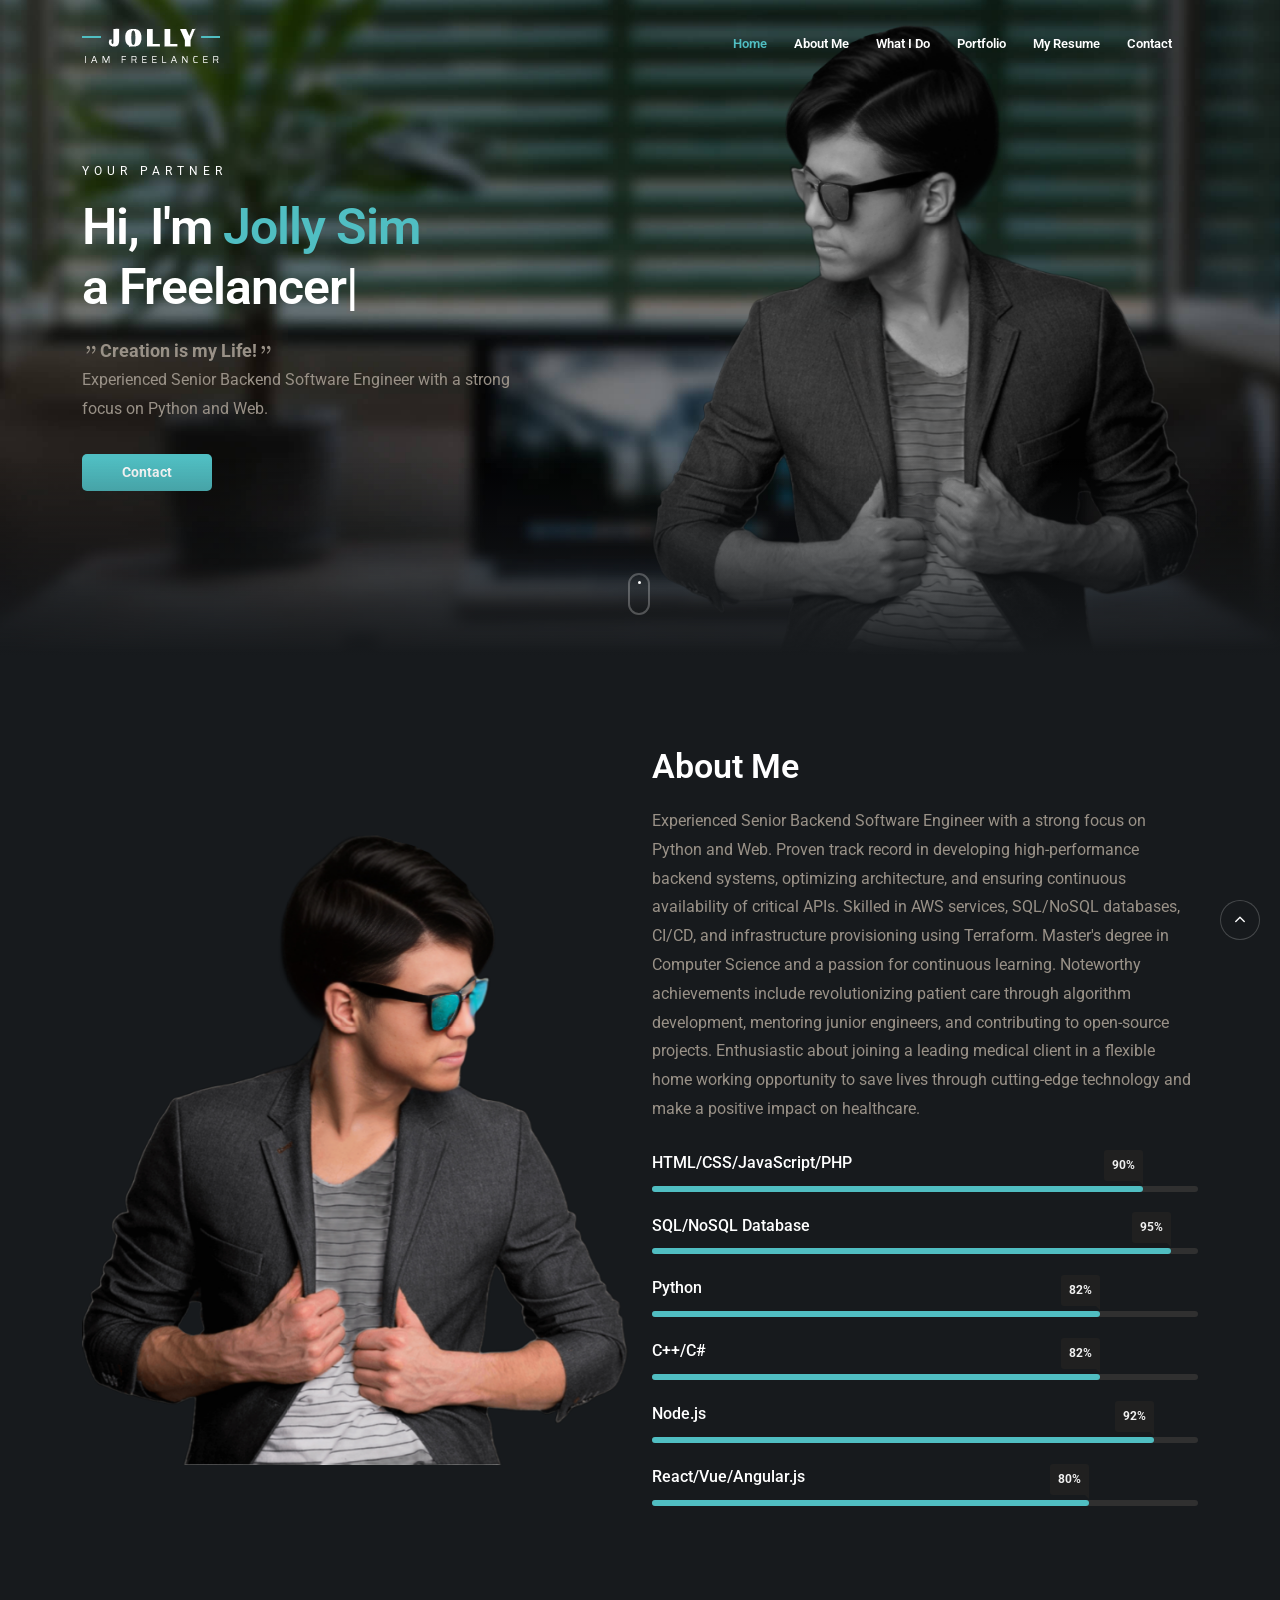
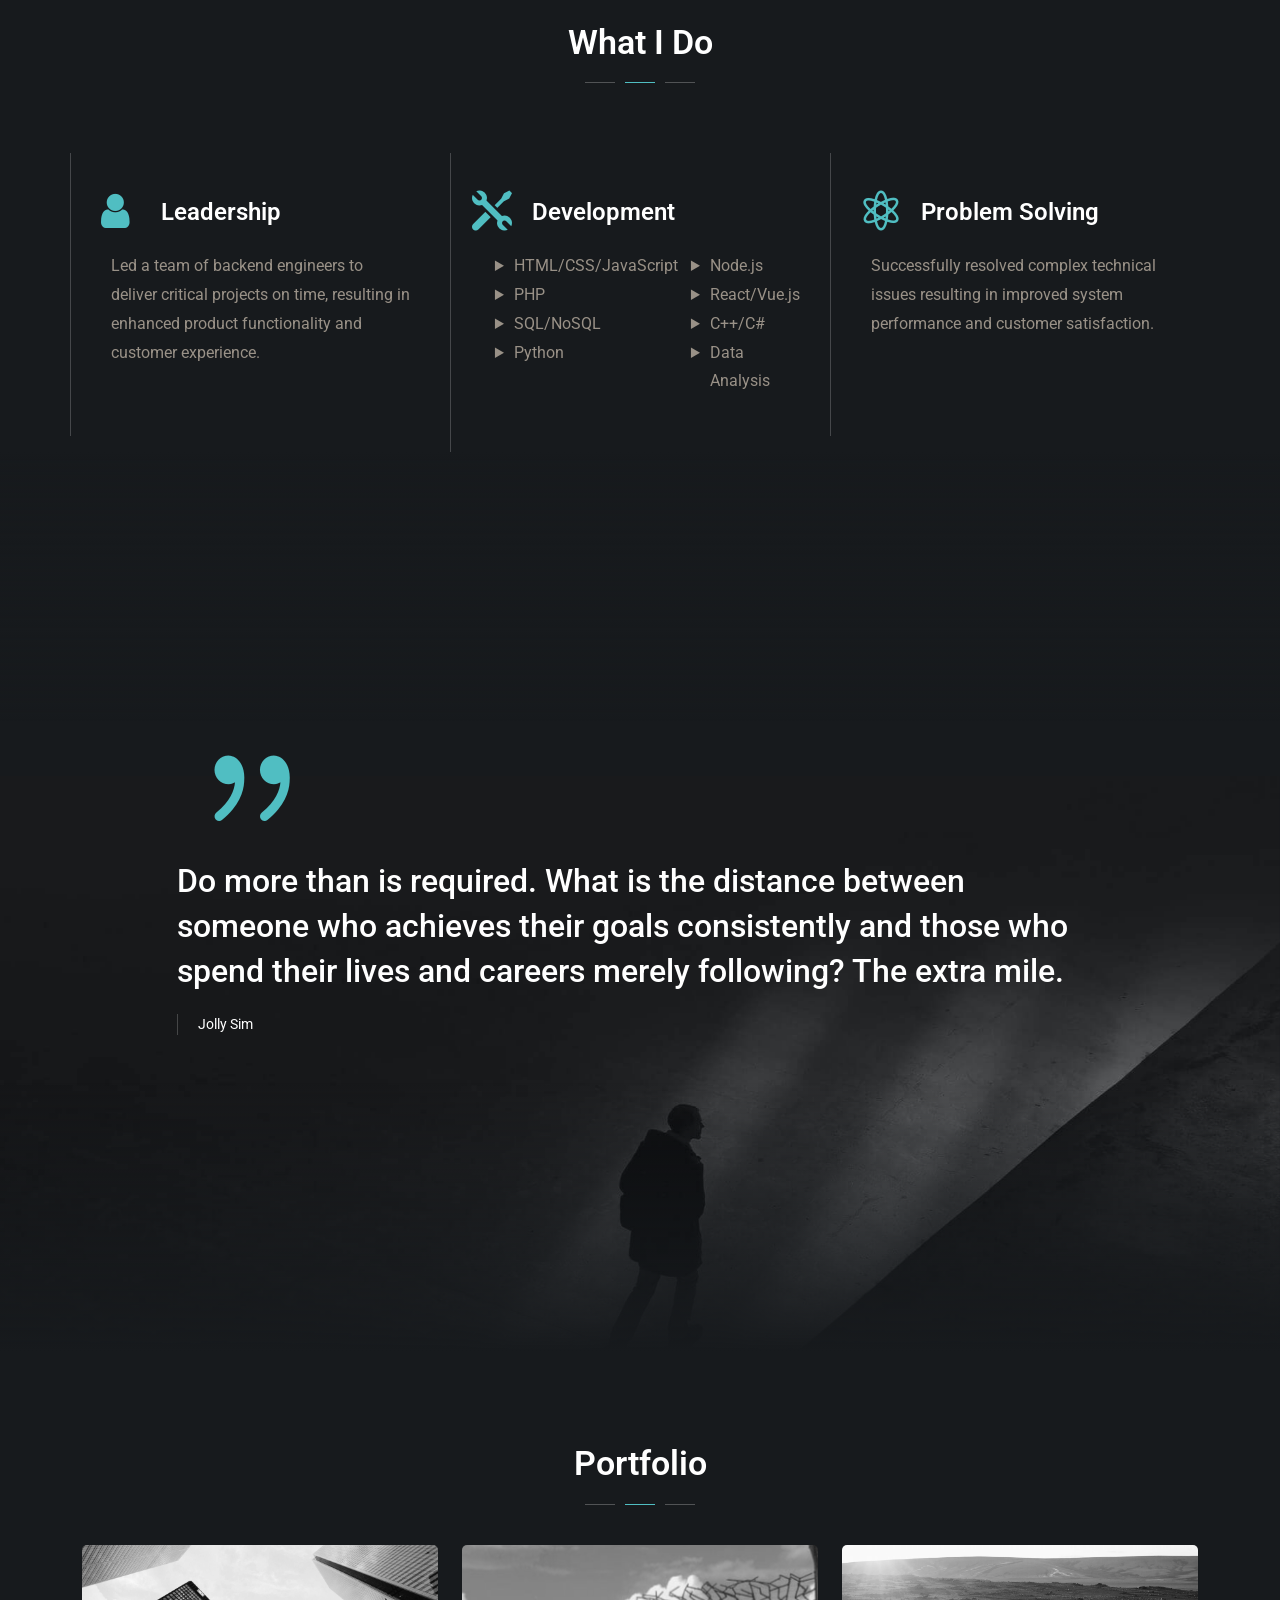
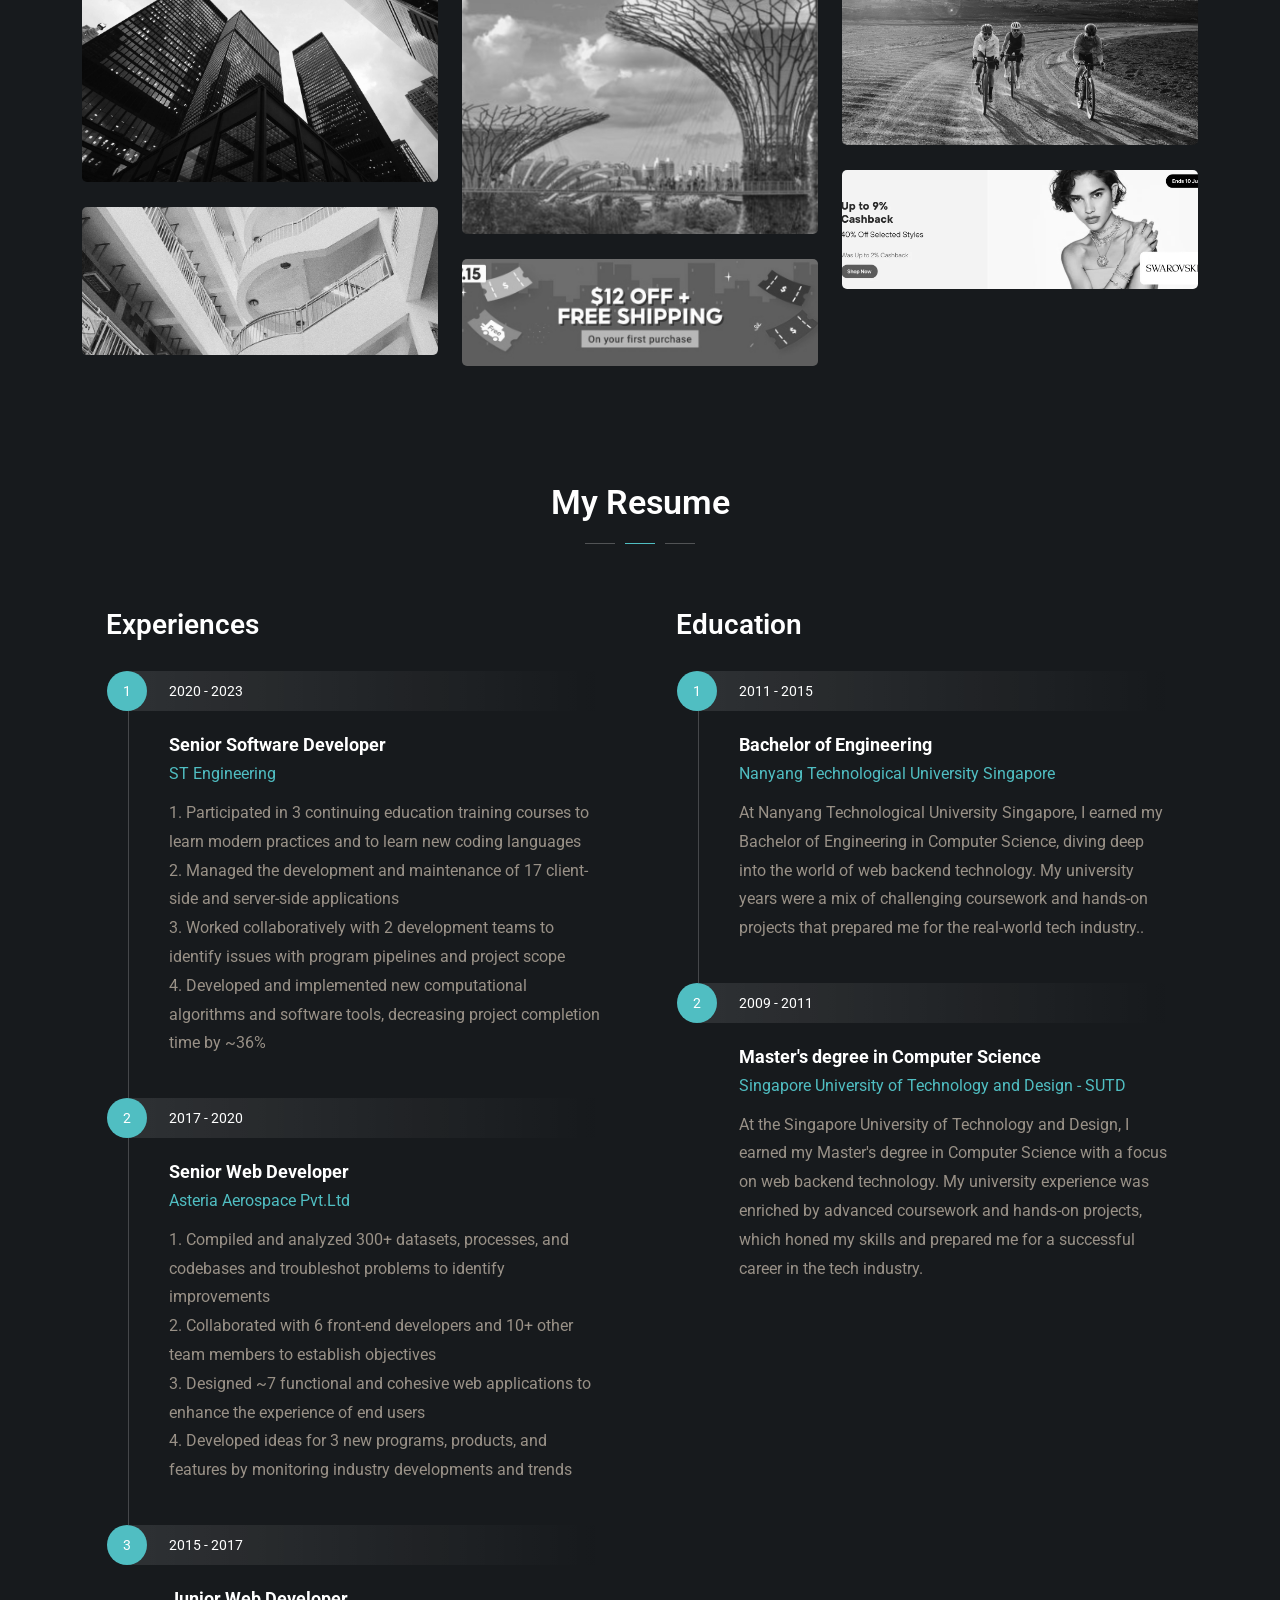
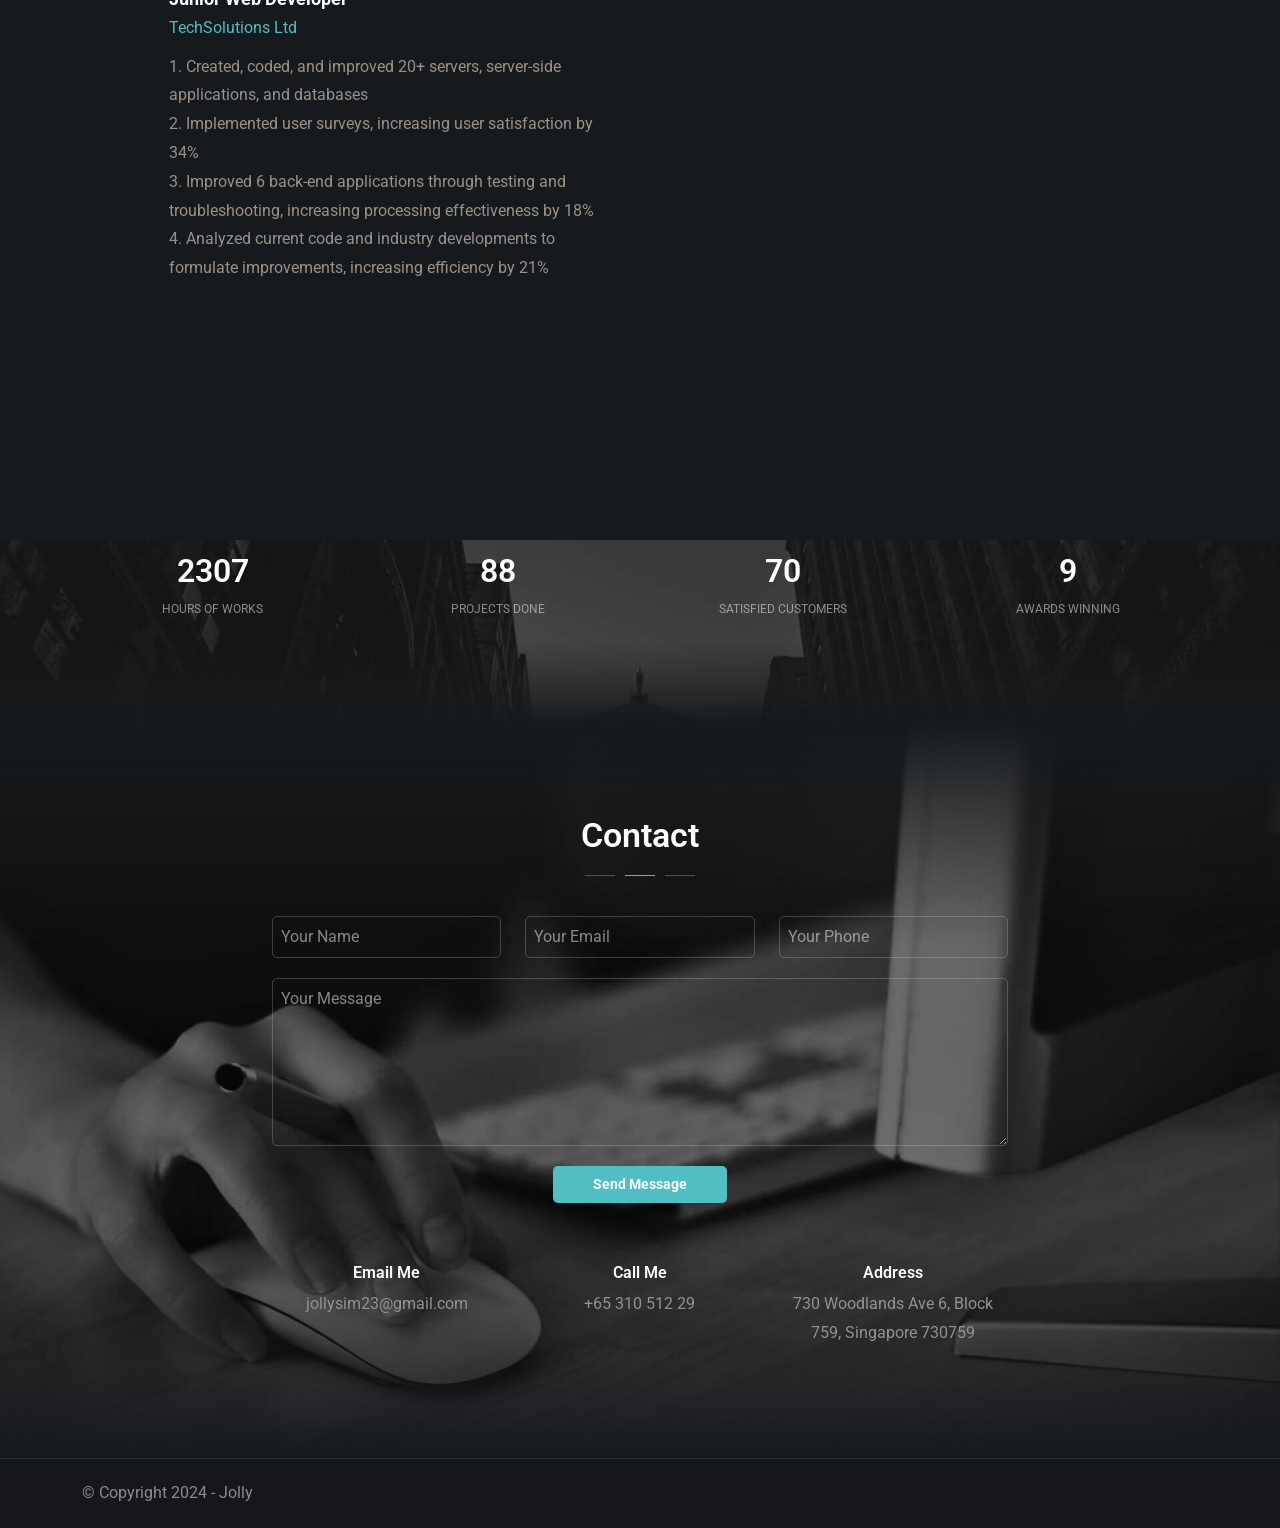
<file: jolly.html>
<!DOCTYPE html>
<html lang="zxx">

<head>
    <title>Jolly - Personal Website</title>
    <link rel="icon" href="images/icon.png" type="image/gif" sizes="16x16">
    <meta content="text/html;charset=utf-8" http-equiv="Content-Type">
    <meta content="width=device-width, initial-scale=1.0" name="viewport" />
    <meta content="Jolly - Personal Website" name="description" />
    <meta content="" name="keywords" />
    <meta content="" name="author" />
    <!-- CSS Files
    ================================================== -->
    <link href="css/bootstrap.min.css" rel="stylesheet" type="text/css" id="bootstrap" />
    <link href="css/plugins.css" rel="stylesheet" type="text/css" />
    <link href="css/style.css" rel="stylesheet" type="text/css" />
    <link href="css/custom-style-2.css" rel="stylesheet" type="text/css" />
    <style>
        :root {
            --primary-color: #50BEC2;
            --primary-color-rgb: 80, 190, 194;
        }
    </style>
    <link href="css/coloring.css" rel="stylesheet" type="text/css" />
</head>

<body class="onepage dark-scheme">
    <div id="wrapper">
        <!-- header begin -->
        <header class="transparent">
            <div class="container">
                <div class="row">
                    <div class="col-md-12">
                        <div class="de-flex sm-pt10">
                            <div class="de-flex-col">
                                <div class="de-flex-col">
                                    <!-- logo begin -->
                                    <div id="logo">
                                        <a href="index.html">
                                            <img alt="" class="logo" src="images/logo-2.png" />
                                        </a>
                                    </div>
                                    <!-- logo close -->
                                </div>
                            </div>
                            <div class="de-flex-col header-col-right">
                                <ul id="mainmenu">
                                    <li><a class="active" href="#top">Home<span></span></a></li>
                                    <li><a href="#section-about">About Me<span></span></a></li>
                                    <li><a href="#section-services">What I Do<span></span></a></li>
                                    <li><a href="#section-portfolio">Portfolio<span></span></a></li>
                                    <li><a href="#section-resume">My Resume<span></span></a></li>
                                    <li><a href="#section-contact">Contact<span></span></a></li>
                                </ul>
                                <div class="menu_side_area">
                                    <span id="menu-btn"></span>
                                </div>
                            </div>
                        </div>
                    </div>
                </div>
            </div>
        </header>
        <!-- header close -->
        <!-- content begin -->
        <div class="no-bottom no-top" id="content">
            <div id="top"></div>

            <!-- page preloader begin -->
            <div id="preloader">
                <div class="preloader1"></div>
            </div>
            <!-- page preloader close -->
            

            <!-- load external content begin -->
            <div id="de_modal">
                <button class="button-close"></button>
                <div class="d-modal-loader"></div>
            </div>
             <!-- load external content close -->

            <section aria-label="section" class="jarallax no-top-md no-bottom">
                <img src="images/background/6.jpg" class="jarallax-img" alt="">
                <div class="container">
                        <div class="row align-items-center">
                            <div class="col-md-5">
                                <h5 class="s1 wow fadeInUp" data-wow-delay=".4s">Your Partner</h5>
                                <div class="spacer-10"></div>
                                <div class="h1 text-white wow fadeInUp" data-wow-delay=".6s">
                                    Hi, I'm <span class="id-color">Jolly Sim</span><br>a
                                    <div class="typed-strings">
                                        <p>Freelancer</p>
                                        <p>Backend Developer</p>
                                        <p>UI/UX Designer</p>
                                    </div>
                                    <div class="typed"></div>
                                </div>
                                <p class="wow fadeInUp" data-wow-delay=".6s">
                                    <b style="font-size: large;"><i class="d icon_quotations"></i>Creation is my Life!<i class="d icon_quotations"></i></b><br>
                                    Experienced Senior Backend Software Engineer with a strong focus on Python and Web.
                                </p>
                                <div class="spacer-10"></div>
                                <a class="btn-main wow fadeInUp" data-wow-delay=".6s" href="#section-contact">Contact</a>
                            </div>
                            <div class="col-md-6 offset-md-1 jarallax">
                                <img src="images/misc/1.png" class="img-fluid wow fadeInUp" data-wow-delay=".8s" alt="">
                            </div>
                        </div>
                    </div>
                <a href="#section-about" class="mouse-icon-click scroll-to wow fadeInUp" data-wow-delay=".8s">
                    <span class="mouse fadeScroll relative" data-scroll-speed="10">
                        <span class="scroll"></span>
                    </span>
                </a>
                <div class="de-gradient-edge-bottom"></div>
            </section>
            <section id="section-about" class="no-bottom">
                <div class="container relative">
                    <div class="row align-items-center">
                        <div class="col-md-6 wow fadeInUp">
                            <img src="images/misc/4.png" class="img-fluid" alt="">
                        </div>
                        <div class="col-md-6 wow fadeInUp" data-wow-delay=".2s">
                            <h2>About Me</h2>
                            <p>Experienced Senior Backend Software Engineer with a strong focus on
                                Python and Web. Proven track record in developing high-performance
                                backend systems, optimizing architecture, and ensuring continuous
                                availability of critical APIs. Skilled in AWS services, SQL/NoSQL
                                databases, CI/CD, and infrastructure provisioning using Terraform.
                                Master's degree in Computer Science and a passion for continuous
                                learning. Noteworthy achievements include revolutionizing patient care
                                through algorithm development, mentoring junior engineers, and
                                contributing to open-source projects. Enthusiastic about joining a
                                leading medical client in a flexible home working opportunity to save
                                lives through cutting-edge technology and make a positive impact on
                                healthcare.
                                </p>
                            <div class="d-skills-bar">
                              <div class="d-bar">
                                <div class="d-skill" data-value="90%">
                                    <div class="d-info">
                                      <span>HTML/CSS/JavaScript/PHP</span>
                                    </div>
                                    <div class="d-progress-line"><span class="d-fill-line"></span></div>
                                </div>

                                <div class="d-skill" data-value="95%">
                                    <div class="d-info">
                                      <span>SQL/NoSQL Database</span>
                                    </div>
                                    <div class="d-progress-line"><span class="d-fill-line"></span></div>
                                </div>

                                <div class="d-skill" data-value="82%">
                                    <div class="d-info">
                                      <span>Python</span>
                                    </div>
                                    <div class="d-progress-line"><span class="d-fill-line"></span></div>
                                </div>
                                <div class="d-skill" data-value="82%">
                                    <div class="d-info">
                                      <span>C++/C#</span>
                                    </div>
                                    <div class="d-progress-line"><span class="d-fill-line"></span></div>
                                </div>

                                <div class="d-skill" data-value="92%">
                                    <div class="d-info">
                                      <span>Node.js</span>
                                    </div>
                                    <div class="d-progress-line"><span class="d-fill-line"></span></div>
                                </div>

                                <div class="d-skill" data-value="80%">
                                    <div class="d-info">
                                      <span>React/Vue/Angular.js</span>
                                    </div>
                                    <div class="d-progress-line"><span class="d-fill-line"></span></div>
                                </div>

                                </div>
                            </div>
                        </div>  
                    </div>
                </div>
            </section>
            <section id="section-services" class="no-bottom">
                <div class="container relative">
                    <div class="row">
                        <div class="col-md-12 text-center wow fadeInUp">
                            <h2>What I Do</h2>
                            <div class="space-border"></div>
                        </div>
                        <div class="spacer-single"></div>
                        <div class="row g-0">
                            <div class="col-lg-4 wow fadeIn" data-wow-delay=".2s">
                                <div class="de_3d-box">
                                    <div class="d-inner">
                                        <i class="fa fa-user id-color"></i>
                                        <div class="text">
                                            <h3>Leadership</h3>
                                            Led a team of backend engineers to deliver critical projects on time, resulting in enhanced product functionality and customer experience. <br><br>
                                        </div>
                                    </div>
                                </div>
                            </div>
                            
                            <div class="col-lg-4 wow fadeIn" data-wow-delay=".4s">
                                <div class="de_3d-box">
                                    <div class="d-inner">
                                        <i class="icon_tools id-color"></i>
                                        <div class="text">
                                            <h3>Development</h3>
                                            <div style="display: flex;">
                                                <ul class="list-item" style="list-style-type: disclosure-closed;">
                                                    <li>HTML/CSS/JavaScript</li>
                                                    <li>PHP</li>
                                                    <li>SQL/NoSQL</li>
                                                    <li>Python</li>
                                                </ul>
                                                <ul class="list-item" style="list-style-type: disclosure-closed;">
                                                    <li>Node.js</li>
                                                    <li>React/Vue.js</li>
                                                    <li>C++/C#</li>
                                                    <li>Data Analysis</li>
                                                </ul>
                                            </div>
                                        </div>
                                    </div>
                                </div>
                            </div>
                            <div class="col-lg-4 wow fadeIn" data-wow-delay=".6s">
                                <div class="de_3d-box">
                                    <div class="d-inner">
                                        
                                        <i class="icon_genius id-color"></i>
                                        <div class="text">
                                            <h3>Problem Solving</h3>
                                            Successfully resolved complex technical issues resulting in improved system performance and customer satisfaction. <br><br><br>
                                        </div>
                                    </div>
                                </div>
                            </div>
                        </div>
                    </div>
                </div>
            </section>
            <section id="section-my-quote" aria-label="section" class="jarallax no-top no-bottom">
                <div class="de-gradient-edge-top"></div>
                <img src="images/background/2.jpg" class="jarallax-img" alt="">
                <div class="v-center">
                    <div class="container">
                        <div class="row align-items-center">
                            <div class="col-md-10 offset-md-1">
                                <blockquote class="q-big wow fadeIn" data-wow-duration="3s">
                                    <i class="d-big icon_quotations"></i>
                                    Do more than is required. What is the distance between someone who achieves their goals consistently and those who spend their lives and careers merely following? The extra mile.
                                    <span class="d-quote-by">Jolly Sim</span>
                                </blockquote>
                                <div class="spacer-double"></div>
                            </div>
                        </div>
                    </div>
                </div>
                <div class="de-gradient-edge-bottom"></div>
            </section>
            <section id="section-portfolio" class="no-bottom">
                <div class="container relative">
                    <div class="row">
                        <div class="col-md-12 text-center wow fadeInUp">
                            <h2>Portfolio</h2>
                            <div class="space-border"></div>
                        </div>
                    </div>
                    <div id="gallery" class="row sequence">
                        <div class="col-md-4 item">
                            <a class="" href="https://www.brownbook.net/" target="_blank">
                                <div class="card-image-1 mod-c" data-tilt>
                                    <div class="d-text">
                                        <h3>The Global Business Listing Database</h3>
                                        <h5 class="d-tag">https://www.brownbook.net/</h5>
                                    </div>
                                    <img src="images/gallery/1.jpg" class="img-fluid" alt="">
                                </div>
                            </a>
                        </div>
                        <div class="col-md-4 item">
                            <a class="" href="https://chatsansar.com/singapore-chat-room/" target="_blank">
                                <div class="card-image-1 mod-c" data-tilt>
                                    <div class="d-text">
                                        <h3>ChatSansar</h3>
                                        <h5 class="d-tag">https://chatsansar.com/singapore-chat-room/</h5>
                                    </div>
                                    <img src="images/gallery/2.jpg" class="img-fluid" alt="">
                                </div>
                            </a>
                        </div>
                        <div class="col-md-4 item">
                            <a class="" href="https://www.specialized.com/sg/en" target="_blank">
                                <div class="card-image-1 mod-c" data-tilt>
                                    <div class="d-text">
                                        <h3>Official Online Store</h3>
                                        <h5 class="d-tag">https://www.specialized.com/sg/en</h5>
                                    </div>
                                    <img src="images/gallery/3.jpg" class="img-fluid" alt="">
                                </div>
                            </a>
                        </div>
                        <div class="col-md-4 item">
                            <a class="" href="https://www.shopback.sg/" target="_blank">
                                <div class="card-image-1 mod-c" data-tilt>
                                    <div class="d-text">
                                        <h3>ShopBack</h3>
                                        <h5 class="d-tag">https://www.shopback.sg/</h5>
                                    </div>
                                    <img src="images/gallery/4.jpg" class="img-fluid" alt="">
                                </div>
                            </a>
                        </div>
                        <div class="col-md-4 item">
                            <a class="" url="https://www.brasbasahcomplex.com/" target="_blank">
                                <div class="card-image-1 mod-c" data-tilt>
                                    <div class="d-text">
                                        <h3>BRAS BASAH COMPLEX</h3>
                                        <h5 class="d-tag">https://www.brasbasahcomplex.com/</h5>
                                    </div>
                                    <img src="images/gallery/5.jpg" class="img-fluid" alt="">
                                </div>
                            </a>
                        </div>
                        <div class="col-md-4 item">
                            <a class="" href="https://shopee.sg/" target="_blank">
                                <div class="card-image-1 mod-c" data-tilt>
                                    <div class="d-text">
                                        <h3>shopee</h3>
                                        <h5 class="d-tag">https://shopee.sg/</h5>
                                    </div>
                                    <img src="images/gallery/6.jpg" class="img-fluid" alt="">
                                </div>
                            </a>
                        </div>
                    </div>
                </div>
            </section>
            <section id="section-resume">
                <div class="container relative">
                    <div class="row">
                        <div class="col-md-12 text-center wow fadeInUp">
                            <h2>My Resume</h2>
                            <div class="space-border"></div>
                        </div>
                    </div>
                    <div class="row gh-5">
                        <div class="col-lg-6 wow fadeInUp">
                            <div class="p-4">
                                <h3 class="s_border">Experiences</h3>
                                <ul class="d_timeline">
                                    <li class="d_timeline-item">
                                        <h3 class="d_timeline-title">2020 - 2023</h3>
                                        <p class="d_timeline-text"><span class="d_title">Senior Software Developer</span><span class="d_company">ST Engineering</span>
                                            1. Participated in 3 continuing education training courses to learn
                                            modern practices and to learn new coding languages <br>
                                            2. Managed the development and maintenance of 17 client-side and
                                            server-side applications <br>
                                            3. Worked collaboratively with 2 development teams to identify issues
                                            with program pipelines and project scope <br>
                                            4. Developed and implemented new computational algorithms and
                                            software tools, decreasing project completion time by ~36%
                                            </p>
                                    </li>
                                    <li class="d_timeline-item">
                                        <h3 class="d_timeline-title">2017 - 2020</h3>
                                        <p class="d_timeline-text"><span class="d_title">Senior Web Developer</span><span class="d_company">Asteria Aerospace Pvt.Ltd</span>
                                            1. Compiled and analyzed 300+ datasets, processes, and codebases
                                            and troubleshot problems to identify improvements <br>
                                            2. Collaborated with 6 front-end developers and 10+ other team
                                            members to establish objectives <br>
                                            3. Designed ~7 functional and cohesive web applications to enhance
                                            the experience of end users <br>
                                            4. Developed ideas for 3 new programs, products, and features by
                                            monitoring industry developments and trends
                                            </p>
                                    </li>
                                    <li class="d_timeline-item">
                                        <h3 class="d_timeline-title">2015 - 2017</h3>
                                        <p class="d_timeline-text"><span class="d_title">Junior Web Developer</span><span class="d_company">TechSolutions Ltd</span>
                                            1. Created, coded, and improved 20+ servers, server-side applications, and databases <br>
                                            2. Implemented user surveys, increasing user satisfaction by 34% <br>
                                            3. Improved 6 back-end applications through testing and
                                            troubleshooting, increasing processing effectiveness by 18% <br>
                                            4. Analyzed current code and industry developments to formulate
                                            improvements, increasing efficiency by 21% <br>
                                            </p>
                                    </li>
                                </ul>
                            </div>
                        </div>
                        <div class="col-lg-6 wow fadeInUp">
                            <div class="p-4">
                                <h3 class="s_border">Education</h3>
                                <ul class="d_timeline">
                                    <li class="d_timeline-item">
                                        <h3 class="d_timeline-title">2011 - 2015</h3>
                                        <p class="d_timeline-text"><span class="d_title">Bachelor of Engineering</span><span class="d_company">Nanyang Technological University Singapore</span>At Nanyang Technological University Singapore, I earned my Bachelor of Engineering in Computer Science, diving deep into the world of web backend technology. My university years were a mix of challenging coursework and hands-on projects that prepared me for the real-world tech industry..</p>
                                    </li>
                                    <li class="d_timeline-item">
                                        <h3 class="d_timeline-title">2009 - 2011</h3>
                                        <p class="d_timeline-text"><span class="d_title">Master's degree in Computer Science</span><span class="d_company">Singapore University of Technology and Design - SUTD</span>At the Singapore University of Technology and Design, I earned my Master's degree in Computer Science with a focus on web backend technology. My university experience was enriched by advanced coursework and hands-on projects, which honed my skills and prepared me for a successful career in the tech industry.</p>
                                    </li>
                                    
                                </ul>
                            </div>
                        </div>
                    </div>
                </div>
            </section>
            <section id="section-fun-facts" aria-label="section" class="jarallax">
                <div class="de-gradient-edge-top"></div>
                <img src="images/background/3.jpg" class="jarallax-img" alt="">
                <div class="container">
                        <div class="row">
                            <div class="col-md-3 wow fadeIn" data-wow-delay="0">
                                <div class="de_count text-center">
                                    <h3 class="timer" data-to="8240" data-speed="2500">0</h3>
                                    <span>Hours of Works</span>
                                </div>
                            </div>

                            <div class="col-md-3 wow fadeIn" data-wow-delay=".25s">
                                <div class="de_count text-center">
                                    <h3 class="timer" data-to="315" data-speed="2500">0</h3>
                                    <span>Projects Done</span>
                                </div>
                            </div>

                            <div class="col-md-3 wow fadeIn" data-wow-delay=".5s">
                                <div class="de_count text-center">
                                    <h3 class="timer" data-to="250" data-speed="2500">0</h3>
                                    <span>Satisfied Customers</span>
                                </div>
                            </div>

                            <div class="col-md-3 wow fadeIn" data-wow-delay=".75s">
                                <div class="de_count text-center">
                                    <h3 class="timer" data-to="32" data-speed="2500">0</h3>
                                    <span>Awards Winning</span>
                                </div>
                            </div>
                        </div>
                    </div>
                <div class="de-gradient-edge-bottom"></div>
            </section>
            
            <section id="section-contact" class="jarallax">
                <div class="de-gradient-edge-top"></div>
                <img src="images/background/5.jpg" class="jarallax-img" alt="">
                <div class="container z-index-1000">
                    <div class="row">
                        <div class="col-md-12 text-center wow fadeInUp">
                            <h2>Contact</h2>
                            <div class="space-border"></div>
                        </div>
                        <div class="col-lg-8 offset-lg-2 wow fadeInUp">
                            <div class="contact_form_wrapper">
                                <form name="contactForm" id="contact_form" class="form-border" method="post" action="#">
                                    <div class="row">
                                        <div class="col-md-4">
                                            <div class="field-set">
                                                <input type="text" name="Name" id="name" class="form-control" placeholder="Your Name" required>
                                            </div>
                                        </div>
                                        <div class="col-md-4">
                                            <div class="field-set">
                                                <input type="text" name="Email" id="email" class="form-control" placeholder="Your Email" required>
                                            </div>
                                        </div>
                                        <div class="col-md-4">
                                            <div class="field-set">
                                                <input type="text" name="phone" id="phone" class="form-control" placeholder="Your Phone" required>
                                            </div>
                                        </div>
                                    </div>
                                    <div class="text-center">
                                        <div class="field-set">
                                            <textarea name="message" id="message" class="form-control" placeholder="Your Message" required></textarea>
                                        </div>
                                        <div id='submit' class="mt10">
                                            <input type='submit' id='send_message' value='Send Message' class="btn-main">
                                        </div>

                                        <div id="success_message" class='success'>
                                            Your message has been sent successfully. Refresh this page if you want to send more messages.
                                        </div>
                                        <div id="error_message" class='error'>
                                            Sorry there was an error sending your form.
                                        </div>

                                    </div>
                                </form>
                            </div>
                            <div class="spacer-double"></div>
                            <div class="row text-center wow fadeInUp">
                                <div class="col-md-4">
                                    <div class="wm-1"></div>
                                    <h6>Email Me</h6>
                                    <p>jollysim23@gmail.com</p>
                                </div>
                                <div class="col-md-4">
                                    <div class="wm-1"></div>
                                    <h6>Call Me</h6>
                                    <p>+65 310 512 29</p>
                                </div>
                                <div class="col-md-4">
                                    <div class="wm-1"></div>
                                    <h6>Address</h6>
                                    <p>730 Woodlands Ave 6, Block 759, Singapore 730759</p>
                                </div>
                            </div>
                        </div>
                    </div>
                </div>
                <div class="de-gradient-edge-bottom"></div>
            </section>
        </div>
        <!-- content close -->
        <a href="#" id="back-to-top"></a>
        <!-- footer begin -->
        <footer>
            <div class="container">
                <div class="row">
                    <div class="col-md-6">
                        <a href="index.html">
                            <span class="copy">&copy; Copyright 2024 - Jolly </span>
                        </a>
                    </div>
                    
                </div>
            </div>
        </footer>
        <!-- footer close -->
    </div>
    <!-- Javascript Files
    ================================================== -->
    <script src="js/plugins.js"></script>
    <script src="js/designesia.js"></script>
    <script src='https://www.google.com/recaptcha/api.js' async defer></script>
    <script src="form.js"></script>
    
    <script>
    jQuery(document).ready(function() {
        $(function() {
            // jquery typed plugin
            $(".typed").typed({
                stringsElement: $('.typed-strings'),
                typeSpeed: 100,
                backDelay: 500,
                loop: true,
                contentType: 'html', // or text
                // defaults to false for infinite loop
                loopCount: false,
                callback: function() { null; },
                resetCallback: function() { newTyped(); }
            });
        });
    });
    </script>
</body>

</html>
</file>
<file: css/plugins.css>
@charset "UTF-8";
/*!
 * animate.css -http://daneden.me/animate
 * Version - 3.5.1
 * Licensed under the MIT license - http://opensource.org/licenses/MIT
 *
 * Copyright (c) 2016 Daniel Eden
 */
 .animated{-webkit-animation-duration:1s;animation-duration:1s;-webkit-animation-fill-mode:both;animation-fill-mode:both}.animated.infinite{-webkit-animation-iteration-count:infinite;animation-iteration-count:infinite}.animated.hinge{-webkit-animation-duration:2s;animation-duration:2s}.animated.flipOutX,.animated.flipOutY,.animated.bounceIn,.animated.bounceOut{-webkit-animation-duration:.75s;animation-duration:.75s}@-webkit-keyframes bounce{from,20%,53%,80%,to{-webkit-animation-timing-function:cubic-bezier(.215,.61,.355,1);animation-timing-function:cubic-bezier(.215,.61,.355,1);-webkit-transform:translate3d(0,0,0);transform:translate3d(0,0,0)}40%,43%{-webkit-animation-timing-function:cubic-bezier(.755,.05,.855,.06);animation-timing-function:cubic-bezier(.755,.05,.855,.06);-webkit-transform:translate3d(0,-30px,0);transform:translate3d(0,-30px,0)}70%{-webkit-animation-timing-function:cubic-bezier(.755,.05,.855,.06);animation-timing-function:cubic-bezier(.755,.05,.855,.06);-webkit-transform:translate3d(0,-15px,0);transform:translate3d(0,-15px,0)}90%{-webkit-transform:translate3d(0,-4px,0);transform:translate3d(0,-4px,0)}}@keyframes bounce{from,20%,53%,80%,to{-webkit-animation-timing-function:cubic-bezier(.215,.61,.355,1);animation-timing-function:cubic-bezier(.215,.61,.355,1);-webkit-transform:translate3d(0,0,0);transform:translate3d(0,0,0)}40%,43%{-webkit-animation-timing-function:cubic-bezier(.755,.05,.855,.06);animation-timing-function:cubic-bezier(.755,.05,.855,.06);-webkit-transform:translate3d(0,-30px,0);transform:translate3d(0,-30px,0)}70%{-webkit-animation-timing-function:cubic-bezier(.755,.05,.855,.06);animation-timing-function:cubic-bezier(.755,.05,.855,.06);-webkit-transform:translate3d(0,-15px,0);transform:translate3d(0,-15px,0)}90%{-webkit-transform:translate3d(0,-4px,0);transform:translate3d(0,-4px,0)}}.bounce{-webkit-animation-name:bounce;animation-name:bounce;-webkit-transform-origin:center bottom;transform-origin:center bottom}@-webkit-keyframes flash{from,50%,to{opacity:1}25%,75%{opacity:0}}@keyframes flash{from,50%,to{opacity:1}25%,75%{opacity:0}}.flash{-webkit-animation-name:flash;animation-name:flash}@-webkit-keyframes pulse{from{-webkit-transform:scale3d(1,1,1);transform:scale3d(1,1,1)}50%{-webkit-transform:scale3d(1.05,1.05,1.05);transform:scale3d(1.05,1.05,1.05)}to{-webkit-transform:scale3d(1,1,1);transform:scale3d(1,1,1)}}@keyframes pulse{from{-webkit-transform:scale3d(1,1,1);transform:scale3d(1,1,1)}50%{-webkit-transform:scale3d(1.05,1.05,1.05);transform:scale3d(1.05,1.05,1.05)}to{-webkit-transform:scale3d(1,1,1);transform:scale3d(1,1,1)}}.pulse{-webkit-animation-name:pulse;animation-name:pulse}@-webkit-keyframes rubberBand{from{-webkit-transform:scale3d(1,1,1);transform:scale3d(1,1,1)}30%{-webkit-transform:scale3d(1.25,.75,1);transform:scale3d(1.25,.75,1)}40%{-webkit-transform:scale3d(.75,1.25,1);transform:scale3d(.75,1.25,1)}50%{-webkit-transform:scale3d(1.15,.85,1);transform:scale3d(1.15,.85,1)}65%{-webkit-transform:scale3d(.95,1.05,1);transform:scale3d(.95,1.05,1)}75%{-webkit-transform:scale3d(1.05,.95,1);transform:scale3d(1.05,.95,1)}to{-webkit-transform:scale3d(1,1,1);transform:scale3d(1,1,1)}}@keyframes rubberBand{from{-webkit-transform:scale3d(1,1,1);transform:scale3d(1,1,1)}30%{-webkit-transform:scale3d(1.25,.75,1);transform:scale3d(1.25,.75,1)}40%{-webkit-transform:scale3d(.75,1.25,1);transform:scale3d(.75,1.25,1)}50%{-webkit-transform:scale3d(1.15,.85,1);transform:scale3d(1.15,.85,1)}65%{-webkit-transform:scale3d(.95,1.05,1);transform:scale3d(.95,1.05,1)}75%{-webkit-transform:scale3d(1.05,.95,1);transform:scale3d(1.05,.95,1)}to{-webkit-transform:scale3d(1,1,1);transform:scale3d(1,1,1)}}.rubberBand{-webkit-animation-name:rubberBand;animation-name:rubberBand}@-webkit-keyframes shake{from,to{-webkit-transform:translate3d(0,0,0);transform:translate3d(0,0,0)}10%,30%,50%,70%,90%{-webkit-transform:translate3d(-10px,0,0);transform:translate3d(-10px,0,0)}20%,40%,60%,80%{-webkit-transform:translate3d(10px,0,0);transform:translate3d(10px,0,0)}}@keyframes shake{from,to{-webkit-transform:translate3d(0,0,0);transform:translate3d(0,0,0)}10%,30%,50%,70%,90%{-webkit-transform:translate3d(-10px,0,0);transform:translate3d(-10px,0,0)}20%,40%,60%,80%{-webkit-transform:translate3d(10px,0,0);transform:translate3d(10px,0,0)}}.shake{-webkit-animation-name:shake;animation-name:shake}@-webkit-keyframes headShake{0%{-webkit-transform:translateX(0);transform:translateX(0)}6.5%{-webkit-transform:translateX(-6px) rotateY(-9deg);transform:translateX(-6px) rotateY(-9deg)}18.5%{-webkit-transform:translateX(5px) rotateY(7deg);transform:translateX(5px) rotateY(7deg)}31.5%{-webkit-transform:translateX(-3px) rotateY(-5deg);transform:translateX(-3px) rotateY(-5deg)}43.5%{-webkit-transform:translateX(2px) rotateY(3deg);transform:translateX(2px) rotateY(3deg)}50%{-webkit-transform:translateX(0);transform:translateX(0)}}@keyframes headShake{0%{-webkit-transform:translateX(0);transform:translateX(0)}6.5%{-webkit-transform:translateX(-6px) rotateY(-9deg);transform:translateX(-6px) rotateY(-9deg)}18.5%{-webkit-transform:translateX(5px) rotateY(7deg);transform:translateX(5px) rotateY(7deg)}31.5%{-webkit-transform:translateX(-3px) rotateY(-5deg);transform:translateX(-3px) rotateY(-5deg)}43.5%{-webkit-transform:translateX(2px) rotateY(3deg);transform:translateX(2px) rotateY(3deg)}50%{-webkit-transform:translateX(0);transform:translateX(0)}}.headShake{-webkit-animation-timing-function:ease-in-out;animation-timing-function:ease-in-out;-webkit-animation-name:headShake;animation-name:headShake}@-webkit-keyframes swing{20%{-webkit-transform:rotate3d(0,0,1,15deg);transform:rotate3d(0,0,1,15deg)}40%{-webkit-transform:rotate3d(0,0,1,-10deg);transform:rotate3d(0,0,1,-10deg)}60%{-webkit-transform:rotate3d(0,0,1,5deg);transform:rotate3d(0,0,1,5deg)}80%{-webkit-transform:rotate3d(0,0,1,-5deg);transform:rotate3d(0,0,1,-5deg)}to{-webkit-transform:rotate3d(0,0,1,0deg);transform:rotate3d(0,0,1,0deg)}}@keyframes swing{20%{-webkit-transform:rotate3d(0,0,1,15deg);transform:rotate3d(0,0,1,15deg)}40%{-webkit-transform:rotate3d(0,0,1,-10deg);transform:rotate3d(0,0,1,-10deg)}60%{-webkit-transform:rotate3d(0,0,1,5deg);transform:rotate3d(0,0,1,5deg)}80%{-webkit-transform:rotate3d(0,0,1,-5deg);transform:rotate3d(0,0,1,-5deg)}to{-webkit-transform:rotate3d(0,0,1,0deg);transform:rotate3d(0,0,1,0deg)}}.swing{-webkit-transform-origin:top center;transform-origin:top center;-webkit-animation-name:swing;animation-name:swing}@-webkit-keyframes tada{from{-webkit-transform:scale3d(1,1,1);transform:scale3d(1,1,1)}10%,20%{-webkit-transform:scale3d(.9,.9,.9) rotate3d(0,0,1,-3deg);transform:scale3d(.9,.9,.9) rotate3d(0,0,1,-3deg)}30%,50%,70%,90%{-webkit-transform:scale3d(1.1,1.1,1.1) rotate3d(0,0,1,3deg);transform:scale3d(1.1,1.1,1.1) rotate3d(0,0,1,3deg)}40%,60%,80%{-webkit-transform:scale3d(1.1,1.1,1.1) rotate3d(0,0,1,-3deg);transform:scale3d(1.1,1.1,1.1) rotate3d(0,0,1,-3deg)}to{-webkit-transform:scale3d(1,1,1);transform:scale3d(1,1,1)}}@keyframes tada{from{-webkit-transform:scale3d(1,1,1);transform:scale3d(1,1,1)}10%,20%{-webkit-transform:scale3d(.9,.9,.9) rotate3d(0,0,1,-3deg);transform:scale3d(.9,.9,.9) rotate3d(0,0,1,-3deg)}30%,50%,70%,90%{-webkit-transform:scale3d(1.1,1.1,1.1) rotate3d(0,0,1,3deg);transform:scale3d(1.1,1.1,1.1) rotate3d(0,0,1,3deg)}40%,60%,80%{-webkit-transform:scale3d(1.1,1.1,1.1) rotate3d(0,0,1,-3deg);transform:scale3d(1.1,1.1,1.1) rotate3d(0,0,1,-3deg)}to{-webkit-transform:scale3d(1,1,1);transform:scale3d(1,1,1)}}.tada{-webkit-animation-name:tada;animation-name:tada}@-webkit-keyframes wobble{from{-webkit-transform:none;transform:none}15%{-webkit-transform:translate3d(-25%,0,0) rotate3d(0,0,1,-5deg);transform:translate3d(-25%,0,0) rotate3d(0,0,1,-5deg)}30%{-webkit-transform:translate3d(20%,0,0) rotate3d(0,0,1,3deg);transform:translate3d(20%,0,0) rotate3d(0,0,1,3deg)}45%{-webkit-transform:translate3d(-15%,0,0) rotate3d(0,0,1,-3deg);transform:translate3d(-15%,0,0) rotate3d(0,0,1,-3deg)}60%{-webkit-transform:translate3d(10%,0,0) rotate3d(0,0,1,2deg);transform:translate3d(10%,0,0) rotate3d(0,0,1,2deg)}75%{-webkit-transform:translate3d(-5%,0,0) rotate3d(0,0,1,-1deg);transform:translate3d(-5%,0,0) rotate3d(0,0,1,-1deg)}to{-webkit-transform:none;transform:none}}@keyframes wobble{from{-webkit-transform:none;transform:none}15%{-webkit-transform:translate3d(-25%,0,0) rotate3d(0,0,1,-5deg);transform:translate3d(-25%,0,0) rotate3d(0,0,1,-5deg)}30%{-webkit-transform:translate3d(20%,0,0) rotate3d(0,0,1,3deg);transform:translate3d(20%,0,0) rotate3d(0,0,1,3deg)}45%{-webkit-transform:translate3d(-15%,0,0) rotate3d(0,0,1,-3deg);transform:translate3d(-15%,0,0) rotate3d(0,0,1,-3deg)}60%{-webkit-transform:translate3d(10%,0,0) rotate3d(0,0,1,2deg);transform:translate3d(10%,0,0) rotate3d(0,0,1,2deg)}75%{-webkit-transform:translate3d(-5%,0,0) rotate3d(0,0,1,-1deg);transform:translate3d(-5%,0,0) rotate3d(0,0,1,-1deg)}to{-webkit-transform:none;transform:none}}.wobble{-webkit-animation-name:wobble;animation-name:wobble}@-webkit-keyframes jello{from,11.1%,to{-webkit-transform:none;transform:none}22.2%{-webkit-transform:skewX(-12.5deg) skewY(-12.5deg);transform:skewX(-12.5deg) skewY(-12.5deg)}33.3%{-webkit-transform:skewX(6.25deg) skewY(6.25deg);transform:skewX(6.25deg) skewY(6.25deg)}44.4%{-webkit-transform:skewX(-3.125deg) skewY(-3.125deg);transform:skewX(-3.125deg) skewY(-3.125deg)}55.5%{-webkit-transform:skewX(1.5625deg) skewY(1.5625deg);transform:skewX(1.5625deg) skewY(1.5625deg)}66.6%{-webkit-transform:skewX(-0.78125deg) skewY(-0.78125deg);transform:skewX(-0.78125deg) skewY(-0.78125deg)}77.7%{-webkit-transform:skewX(0.390625deg) skewY(0.390625deg);transform:skewX(0.390625deg) skewY(0.390625deg)}88.8%{-webkit-transform:skewX(-0.1953125deg) skewY(-0.1953125deg);transform:skewX(-0.1953125deg) skewY(-0.1953125deg)}}@keyframes jello{from,11.1%,to{-webkit-transform:none;transform:none}22.2%{-webkit-transform:skewX(-12.5deg) skewY(-12.5deg);transform:skewX(-12.5deg) skewY(-12.5deg)}33.3%{-webkit-transform:skewX(6.25deg) skewY(6.25deg);transform:skewX(6.25deg) skewY(6.25deg)}44.4%{-webkit-transform:skewX(-3.125deg) skewY(-3.125deg);transform:skewX(-3.125deg) skewY(-3.125deg)}55.5%{-webkit-transform:skewX(1.5625deg) skewY(1.5625deg);transform:skewX(1.5625deg) skewY(1.5625deg)}66.6%{-webkit-transform:skewX(-0.78125deg) skewY(-0.78125deg);transform:skewX(-0.78125deg) skewY(-0.78125deg)}77.7%{-webkit-transform:skewX(0.390625deg) skewY(0.390625deg);transform:skewX(0.390625deg) skewY(0.390625deg)}88.8%{-webkit-transform:skewX(-0.1953125deg) skewY(-0.1953125deg);transform:skewX(-0.1953125deg) skewY(-0.1953125deg)}}.jello{-webkit-animation-name:jello;animation-name:jello;-webkit-transform-origin:center;transform-origin:center}@-webkit-keyframes bounceIn{from,20%,40%,60%,80%,to{-webkit-animation-timing-function:cubic-bezier(.215,.61,.355,1);animation-timing-function:cubic-bezier(.215,.61,.355,1)}0%{opacity:0;-webkit-transform:scale3d(.3,.3,.3);transform:scale3d(.3,.3,.3)}20%{-webkit-transform:scale3d(1.1,1.1,1.1);transform:scale3d(1.1,1.1,1.1)}40%{-webkit-transform:scale3d(.9,.9,.9);transform:scale3d(.9,.9,.9)}60%{opacity:1;-webkit-transform:scale3d(1.03,1.03,1.03);transform:scale3d(1.03,1.03,1.03)}80%{-webkit-transform:scale3d(.97,.97,.97);transform:scale3d(.97,.97,.97)}to{opacity:1;-webkit-transform:scale3d(1,1,1);transform:scale3d(1,1,1)}}@keyframes bounceIn{from,20%,40%,60%,80%,to{-webkit-animation-timing-function:cubic-bezier(.215,.61,.355,1);animation-timing-function:cubic-bezier(.215,.61,.355,1)}0%{opacity:0;-webkit-transform:scale3d(.3,.3,.3);transform:scale3d(.3,.3,.3)}20%{-webkit-transform:scale3d(1.1,1.1,1.1);transform:scale3d(1.1,1.1,1.1)}40%{-webkit-transform:scale3d(.9,.9,.9);transform:scale3d(.9,.9,.9)}60%{opacity:1;-webkit-transform:scale3d(1.03,1.03,1.03);transform:scale3d(1.03,1.03,1.03)}80%{-webkit-transform:scale3d(.97,.97,.97);transform:scale3d(.97,.97,.97)}to{opacity:1;-webkit-transform:scale3d(1,1,1);transform:scale3d(1,1,1)}}.bounceIn{-webkit-animation-name:bounceIn;animation-name:bounceIn}@-webkit-keyframes bounceInDown{from,60%,75%,90%,to{-webkit-animation-timing-function:cubic-bezier(.215,.61,.355,1);animation-timing-function:cubic-bezier(.215,.61,.355,1)}0%{opacity:0;-webkit-transform:translate3d(0,-3000px,0);transform:translate3d(0,-3000px,0)}60%{opacity:1;-webkit-transform:translate3d(0,25px,0);transform:translate3d(0,25px,0)}75%{-webkit-transform:translate3d(0,-10px,0);transform:translate3d(0,-10px,0)}90%{-webkit-transform:translate3d(0,5px,0);transform:translate3d(0,5px,0)}to{-webkit-transform:none;transform:none}}@keyframes bounceInDown{from,60%,75%,90%,to{-webkit-animation-timing-function:cubic-bezier(.215,.61,.355,1);animation-timing-function:cubic-bezier(.215,.61,.355,1)}0%{opacity:0;-webkit-transform:translate3d(0,-3000px,0);transform:translate3d(0,-3000px,0)}60%{opacity:1;-webkit-transform:translate3d(0,25px,0);transform:translate3d(0,25px,0)}75%{-webkit-transform:translate3d(0,-10px,0);transform:translate3d(0,-10px,0)}90%{-webkit-transform:translate3d(0,5px,0);transform:translate3d(0,5px,0)}to{-webkit-transform:none;transform:none}}.bounceInDown{-webkit-animation-name:bounceInDown;animation-name:bounceInDown}@-webkit-keyframes bounceInLeft{from,60%,75%,90%,to{-webkit-animation-timing-function:cubic-bezier(.215,.61,.355,1);animation-timing-function:cubic-bezier(.215,.61,.355,1)}0%{opacity:0;-webkit-transform:translate3d(-3000px,0,0);transform:translate3d(-3000px,0,0)}60%{opacity:1;-webkit-transform:translate3d(25px,0,0);transform:translate3d(25px,0,0)}75%{-webkit-transform:translate3d(-10px,0,0);transform:translate3d(-10px,0,0)}90%{-webkit-transform:translate3d(5px,0,0);transform:translate3d(5px,0,0)}to{-webkit-transform:none;transform:none}}@keyframes bounceInLeft{from,60%,75%,90%,to{-webkit-animation-timing-function:cubic-bezier(.215,.61,.355,1);animation-timing-function:cubic-bezier(.215,.61,.355,1)}0%{opacity:0;-webkit-transform:translate3d(-3000px,0,0);transform:translate3d(-3000px,0,0)}60%{opacity:1;-webkit-transform:translate3d(25px,0,0);transform:translate3d(25px,0,0)}75%{-webkit-transform:translate3d(-10px,0,0);transform:translate3d(-10px,0,0)}90%{-webkit-transform:translate3d(5px,0,0);transform:translate3d(5px,0,0)}to{-webkit-transform:none;transform:none}}.bounceInLeft{-webkit-animation-name:bounceInLeft;animation-name:bounceInLeft}@-webkit-keyframes bounceInRight{from,60%,75%,90%,to{-webkit-animation-timing-function:cubic-bezier(.215,.61,.355,1);animation-timing-function:cubic-bezier(.215,.61,.355,1)}from{opacity:0;-webkit-transform:translate3d(3000px,0,0);transform:translate3d(3000px,0,0)}60%{opacity:1;-webkit-transform:translate3d(-25px,0,0);transform:translate3d(-25px,0,0)}75%{-webkit-transform:translate3d(10px,0,0);transform:translate3d(10px,0,0)}90%{-webkit-transform:translate3d(-5px,0,0);transform:translate3d(-5px,0,0)}to{-webkit-transform:none;transform:none}}@keyframes bounceInRight{from,60%,75%,90%,to{-webkit-animation-timing-function:cubic-bezier(.215,.61,.355,1);animation-timing-function:cubic-bezier(.215,.61,.355,1)}from{opacity:0;-webkit-transform:translate3d(3000px,0,0);transform:translate3d(3000px,0,0)}60%{opacity:1;-webkit-transform:translate3d(-25px,0,0);transform:translate3d(-25px,0,0)}75%{-webkit-transform:translate3d(10px,0,0);transform:translate3d(10px,0,0)}90%{-webkit-transform:translate3d(-5px,0,0);transform:translate3d(-5px,0,0)}to{-webkit-transform:none;transform:none}}.bounceInRight{-webkit-animation-name:bounceInRight;animation-name:bounceInRight}@-webkit-keyframes bounceInUp{from,60%,75%,90%,to{-webkit-animation-timing-function:cubic-bezier(.215,.61,.355,1);animation-timing-function:cubic-bezier(.215,.61,.355,1)}from{opacity:0;-webkit-transform:translate3d(0,3000px,0);transform:translate3d(0,3000px,0)}60%{opacity:1;-webkit-transform:translate3d(0,-20px,0);transform:translate3d(0,-20px,0)}75%{-webkit-transform:translate3d(0,10px,0);transform:translate3d(0,10px,0)}90%{-webkit-transform:translate3d(0,-5px,0);transform:translate3d(0,-5px,0)}to{-webkit-transform:translate3d(0,0,0);transform:translate3d(0,0,0)}}@keyframes bounceInUp{from,60%,75%,90%,to{-webkit-animation-timing-function:cubic-bezier(.215,.61,.355,1);animation-timing-function:cubic-bezier(.215,.61,.355,1)}from{opacity:0;-webkit-transform:translate3d(0,3000px,0);transform:translate3d(0,3000px,0)}60%{opacity:1;-webkit-transform:translate3d(0,-20px,0);transform:translate3d(0,-20px,0)}75%{-webkit-transform:translate3d(0,10px,0);transform:translate3d(0,10px,0)}90%{-webkit-transform:translate3d(0,-5px,0);transform:translate3d(0,-5px,0)}to{-webkit-transform:translate3d(0,0,0);transform:translate3d(0,0,0)}}.bounceInUp{-webkit-animation-name:bounceInUp;animation-name:bounceInUp}@-webkit-keyframes bounceOut{20%{-webkit-transform:scale3d(.9,.9,.9);transform:scale3d(.9,.9,.9)}50%,55%{opacity:1;-webkit-transform:scale3d(1.1,1.1,1.1);transform:scale3d(1.1,1.1,1.1)}to{opacity:0;-webkit-transform:scale3d(.3,.3,.3);transform:scale3d(.3,.3,.3)}}@keyframes bounceOut{20%{-webkit-transform:scale3d(.9,.9,.9);transform:scale3d(.9,.9,.9)}50%,55%{opacity:1;-webkit-transform:scale3d(1.1,1.1,1.1);transform:scale3d(1.1,1.1,1.1)}to{opacity:0;-webkit-transform:scale3d(.3,.3,.3);transform:scale3d(.3,.3,.3)}}.bounceOut{-webkit-animation-name:bounceOut;animation-name:bounceOut}@-webkit-keyframes bounceOutDown{20%{-webkit-transform:translate3d(0,10px,0);transform:translate3d(0,10px,0)}40%,45%{opacity:1;-webkit-transform:translate3d(0,-20px,0);transform:translate3d(0,-20px,0)}to{opacity:0;-webkit-transform:translate3d(0,2000px,0);transform:translate3d(0,2000px,0)}}@keyframes bounceOutDown{20%{-webkit-transform:translate3d(0,10px,0);transform:translate3d(0,10px,0)}40%,45%{opacity:1;-webkit-transform:translate3d(0,-20px,0);transform:translate3d(0,-20px,0)}to{opacity:0;-webkit-transform:translate3d(0,2000px,0);transform:translate3d(0,2000px,0)}}.bounceOutDown{-webkit-animation-name:bounceOutDown;animation-name:bounceOutDown}@-webkit-keyframes bounceOutLeft{20%{opacity:1;-webkit-transform:translate3d(20px,0,0);transform:translate3d(20px,0,0)}to{opacity:0;-webkit-transform:translate3d(-2000px,0,0);transform:translate3d(-2000px,0,0)}}@keyframes bounceOutLeft{20%{opacity:1;-webkit-transform:translate3d(20px,0,0);transform:translate3d(20px,0,0)}to{opacity:0;-webkit-transform:translate3d(-2000px,0,0);transform:translate3d(-2000px,0,0)}}.bounceOutLeft{-webkit-animation-name:bounceOutLeft;animation-name:bounceOutLeft}@-webkit-keyframes bounceOutRight{20%{opacity:1;-webkit-transform:translate3d(-20px,0,0);transform:translate3d(-20px,0,0)}to{opacity:0;-webkit-transform:translate3d(2000px,0,0);transform:translate3d(2000px,0,0)}}@keyframes bounceOutRight{20%{opacity:1;-webkit-transform:translate3d(-20px,0,0);transform:translate3d(-20px,0,0)}to{opacity:0;-webkit-transform:translate3d(2000px,0,0);transform:translate3d(2000px,0,0)}}.bounceOutRight{-webkit-animation-name:bounceOutRight;animation-name:bounceOutRight}@-webkit-keyframes bounceOutUp{20%{-webkit-transform:translate3d(0,-10px,0);transform:translate3d(0,-10px,0)}40%,45%{opacity:1;-webkit-transform:translate3d(0,20px,0);transform:translate3d(0,20px,0)}to{opacity:0;-webkit-transform:translate3d(0,-2000px,0);transform:translate3d(0,-2000px,0)}}@keyframes bounceOutUp{20%{-webkit-transform:translate3d(0,-10px,0);transform:translate3d(0,-10px,0)}40%,45%{opacity:1;-webkit-transform:translate3d(0,20px,0);transform:translate3d(0,20px,0)}to{opacity:0;-webkit-transform:translate3d(0,-2000px,0);transform:translate3d(0,-2000px,0)}}.bounceOutUp{-webkit-animation-name:bounceOutUp;animation-name:bounceOutUp}@-webkit-keyframes fadeIn{from{opacity:0}to{opacity:1}}@keyframes fadeIn{from{opacity:0}to{opacity:1}}.fadeIn{-webkit-animation-name:fadeIn;animation-name:fadeIn}@-webkit-keyframes fadeInDown{from{opacity:0;-webkit-transform:translate3d(0,-30%,0);transform:translate3d(0,-30%,0)}to{opacity:1;-webkit-transform:none;transform:none}}@keyframes fadeInDown{from{opacity:0;-webkit-transform:translate3d(0,-30%,0);transform:translate3d(0,-30%,0)}to{opacity:1;-webkit-transform:none;transform:none}}.fadeInDown{-webkit-animation-name:fadeInDown;animation-name:fadeInDown}@-webkit-keyframes fadeInDownBig{from{opacity:0;-webkit-transform:translate3d(0,-2000px,0);transform:translate3d(0,-2000px,0)}to{opacity:1;-webkit-transform:none;transform:none}}@keyframes fadeInDownBig{from{opacity:0;-webkit-transform:translate3d(0,-2000px,0);transform:translate3d(0,-2000px,0)}to{opacity:1;-webkit-transform:none;transform:none}}.fadeInDownBig{-webkit-animation-name:fadeInDownBig;animation-name:fadeInDownBig}@-webkit-keyframes fadeInLeft{from{opacity:0;-webkit-transform:translate3d(-10%,0,0);transform:translate3d(-10%,0,0)}to{opacity:1;-webkit-transform:none;transform:none}}@keyframes fadeInLeft{from{opacity:0;-webkit-transform:translate3d(-10%,0,0);transform:translate3d(-10%,0,0)}to{opacity:1;-webkit-transform:none;transform:none}}.fadeInLeft{-webkit-animation-name:fadeInLeft;animation-name:fadeInLeft}@-webkit-keyframes fadeInLeftBig{from{opacity:0;-webkit-transform:translate3d(-2000px,0,0);transform:translate3d(-2000px,0,0)}to{opacity:1;-webkit-transform:none;transform:none}}@keyframes fadeInLeftBig{from{opacity:0;-webkit-transform:translate3d(-2000px,0,0);transform:translate3d(-2000px,0,0)}to{opacity:1;-webkit-transform:none;transform:none}}.fadeInLeftBig{-webkit-animation-name:fadeInLeftBig;animation-name:fadeInLeftBig}@-webkit-keyframes fadeInRight{from{opacity:0;-webkit-transform:translate3d(10%,0,0);transform:translate3d(10%,0,0)}to{opacity:1;-webkit-transform:none;transform:none}}@keyframes fadeInRight{from{opacity:0;-webkit-transform:translate3d(10%,0,0);transform:translate3d(10%,0,0)}to{opacity:1;-webkit-transform:none;transform:none}}.fadeInRight{-webkit-animation-name:fadeInRight;animation-name:fadeInRight}@-webkit-keyframes fadeInRightBig{from{opacity:0;-webkit-transform:translate3d(2000px,0,0);transform:translate3d(2000px,0,0)}to{opacity:1;-webkit-transform:none;transform:none}}@keyframes fadeInRightBig{from{opacity:0;-webkit-transform:translate3d(2000px,0,0);transform:translate3d(2000px,0,0)}to{opacity:1;-webkit-transform:none;transform:none}}.fadeInRightBig{-webkit-animation-name:fadeInRightBig;animation-name:fadeInRightBig}@-webkit-keyframes fadeInUp{from{opacity:0;-webkit-transform:translate3d(0,30%,0);transform:translate3d(0,30%,0)}to{opacity:1;-webkit-transform:none;transform:none}}@keyframes fadeInUp{from{opacity:0;-webkit-transform:translate3d(0,30%,0);transform:translate3d(0,30%,0)}to{opacity:1;-webkit-transform:none;transform:none}}.fadeInUp{-webkit-animation-name:fadeInUp;animation-name:fadeInUp}@-webkit-keyframes fadeInUpBig{from{opacity:0;-webkit-transform:translate3d(0,2000px,0);transform:translate3d(0,2000px,0)}to{opacity:1;-webkit-transform:none;transform:none}}@keyframes fadeInUpBig{from{opacity:0;-webkit-transform:translate3d(0,2000px,0);transform:translate3d(0,2000px,0)}to{opacity:1;-webkit-transform:none;transform:none}}.fadeInUpBig{-webkit-animation-name:fadeInUpBig;animation-name:fadeInUpBig}@-webkit-keyframes fadeOut{from{opacity:1}to{opacity:0}}@keyframes fadeOut{from{opacity:1}to{opacity:0}}.fadeOut{-webkit-animation-name:fadeOut;animation-name:fadeOut}@-webkit-keyframes fadeOutDown{from{opacity:1}to{opacity:0;-webkit-transform:translate3d(0,30%,0);transform:translate3d(0,30%,0)}}@keyframes fadeOutDown{from{opacity:1}to{opacity:0;-webkit-transform:translate3d(0,30%,0);transform:translate3d(0,30%,0)}}.fadeOutDown{-webkit-animation-name:fadeOutDown;animation-name:fadeOutDown}@-webkit-keyframes fadeOutDownBig{from{opacity:1}to{opacity:0;-webkit-transform:translate3d(0,2000px,0);transform:translate3d(0,2000px,0)}}@keyframes fadeOutDownBig{from{opacity:1}to{opacity:0;-webkit-transform:translate3d(0,2000px,0);transform:translate3d(0,2000px,0)}}.fadeOutDownBig{-webkit-animation-name:fadeOutDownBig;animation-name:fadeOutDownBig}@-webkit-keyframes fadeOutLeft{from{opacity:1}to{opacity:0;-webkit-transform:translate3d(-10%,0,0);transform:translate3d(-10%,0,0)}}@keyframes fadeOutLeft{from{opacity:1}to{opacity:0;-webkit-transform:translate3d(-10%,0,0);transform:translate3d(-10%,0,0)}}.fadeOutLeft{-webkit-animation-name:fadeOutLeft;animation-name:fadeOutLeft}@-webkit-keyframes fadeOutLeftBig{from{opacity:1}to{opacity:0;-webkit-transform:translate3d(-2000px,0,0);transform:translate3d(-2000px,0,0)}}@keyframes fadeOutLeftBig{from{opacity:1}to{opacity:0;-webkit-transform:translate3d(-2000px,0,0);transform:translate3d(-2000px,0,0)}}.fadeOutLeftBig{-webkit-animation-name:fadeOutLeftBig;animation-name:fadeOutLeftBig}@-webkit-keyframes fadeOutRight{from{opacity:1}to{opacity:0;-webkit-transform:translate3d(10%,0,0);transform:translate3d(10%,0,0)}}@keyframes fadeOutRight{from{opacity:1}to{opacity:0;-webkit-transform:translate3d(10%,0,0);transform:translate3d(10%,0,0)}}.fadeOutRight{-webkit-animation-name:fadeOutRight;animation-name:fadeOutRight}@-webkit-keyframes fadeOutRightBig{from{opacity:1}to{opacity:0;-webkit-transform:translate3d(2000px,0,0);transform:translate3d(2000px,0,0)}}@keyframes fadeOutRightBig{from{opacity:1}to{opacity:0;-webkit-transform:translate3d(2000px,0,0);transform:translate3d(2000px,0,0)}}.fadeOutRightBig{-webkit-animation-name:fadeOutRightBig;animation-name:fadeOutRightBig}@-webkit-keyframes fadeOutUp{from{opacity:1}to{opacity:0;-webkit-transform:translate3d(0,-30%,0);transform:translate3d(0,-30%,0)}}@keyframes fadeOutUp{from{opacity:1}to{opacity:0;-webkit-transform:translate3d(0,-30%,0);transform:translate3d(0,-30%,0)}}.fadeOutUp{-webkit-animation-name:fadeOutUp;animation-name:fadeOutUp}@-webkit-keyframes fadeOutUpBig{from{opacity:1}to{opacity:0;-webkit-transform:translate3d(0,-2000px,0);transform:translate3d(0,-2000px,0)}}@keyframes fadeOutUpBig{from{opacity:1}to{opacity:0;-webkit-transform:translate3d(0,-2000px,0);transform:translate3d(0,-2000px,0)}}.fadeOutUpBig{-webkit-animation-name:fadeOutUpBig;animation-name:fadeOutUpBig}@-webkit-keyframes flip{from{-webkit-transform:perspective(400px) rotate3d(0,1,0,-360deg);transform:perspective(400px) rotate3d(0,1,0,-360deg);-webkit-animation-timing-function:ease-out;animation-timing-function:ease-out}40%{-webkit-transform:perspective(400px) translate3d(0,0,150px) rotate3d(0,1,0,-190deg);transform:perspective(400px) translate3d(0,0,150px) rotate3d(0,1,0,-190deg);-webkit-animation-timing-function:ease-out;animation-timing-function:ease-out}50%{-webkit-transform:perspective(400px) translate3d(0,0,150px) rotate3d(0,1,0,-170deg);transform:perspective(400px) translate3d(0,0,150px) rotate3d(0,1,0,-170deg);-webkit-animation-timing-function:ease-in;animation-timing-function:ease-in}80%{-webkit-transform:perspective(400px) scale3d(.95,.95,.95);transform:perspective(400px) scale3d(.95,.95,.95);-webkit-animation-timing-function:ease-in;animation-timing-function:ease-in}to{-webkit-transform:perspective(400px);transform:perspective(400px);-webkit-animation-timing-function:ease-in;animation-timing-function:ease-in}}@keyframes flip{from{-webkit-transform:perspective(400px) rotate3d(0,1,0,-360deg);transform:perspective(400px) rotate3d(0,1,0,-360deg);-webkit-animation-timing-function:ease-out;animation-timing-function:ease-out}40%{-webkit-transform:perspective(400px) translate3d(0,0,150px) rotate3d(0,1,0,-190deg);transform:perspective(400px) translate3d(0,0,150px) rotate3d(0,1,0,-190deg);-webkit-animation-timing-function:ease-out;animation-timing-function:ease-out}50%{-webkit-transform:perspective(400px) translate3d(0,0,150px) rotate3d(0,1,0,-170deg);transform:perspective(400px) translate3d(0,0,150px) rotate3d(0,1,0,-170deg);-webkit-animation-timing-function:ease-in;animation-timing-function:ease-in}80%{-webkit-transform:perspective(400px) scale3d(.95,.95,.95);transform:perspective(400px) scale3d(.95,.95,.95);-webkit-animation-timing-function:ease-in;animation-timing-function:ease-in}to{-webkit-transform:perspective(400px);transform:perspective(400px);-webkit-animation-timing-function:ease-in;animation-timing-function:ease-in}}.animated.flip{-webkit-backface-visibility:visible;backface-visibility:visible;-webkit-animation-name:flip;animation-name:flip}@-webkit-keyframes flipInX{from{-webkit-transform:perspective(400px) rotate3d(1,0,0,90deg);transform:perspective(400px) rotate3d(1,0,0,90deg);-webkit-animation-timing-function:ease-in;animation-timing-function:ease-in;opacity:0}40%{-webkit-transform:perspective(400px) rotate3d(1,0,0,-20deg);transform:perspective(400px) rotate3d(1,0,0,-20deg);-webkit-animation-timing-function:ease-in;animation-timing-function:ease-in}60%{-webkit-transform:perspective(400px) rotate3d(1,0,0,10deg);transform:perspective(400px) rotate3d(1,0,0,10deg);opacity:1}80%{-webkit-transform:perspective(400px) rotate3d(1,0,0,-5deg);transform:perspective(400px) rotate3d(1,0,0,-5deg)}to{-webkit-transform:perspective(400px);transform:perspective(400px)}}@keyframes flipInX{from{-webkit-transform:perspective(400px) rotate3d(1,0,0,90deg);transform:perspective(400px) rotate3d(1,0,0,90deg);-webkit-animation-timing-function:ease-in;animation-timing-function:ease-in;opacity:0}40%{-webkit-transform:perspective(400px) rotate3d(1,0,0,-20deg);transform:perspective(400px) rotate3d(1,0,0,-20deg);-webkit-animation-timing-function:ease-in;animation-timing-function:ease-in}60%{-webkit-transform:perspective(400px) rotate3d(1,0,0,10deg);transform:perspective(400px) rotate3d(1,0,0,10deg);opacity:1}80%{-webkit-transform:perspective(400px) rotate3d(1,0,0,-5deg);transform:perspective(400px) rotate3d(1,0,0,-5deg)}to{-webkit-transform:perspective(400px);transform:perspective(400px)}}.flipInX{-webkit-backface-visibility:visible!important;backface-visibility:visible!important;-webkit-animation-name:flipInX;animation-name:flipInX}@-webkit-keyframes flipInY{from{-webkit-transform:perspective(400px) rotate3d(0,1,0,90deg);transform:perspective(400px) rotate3d(0,1,0,90deg);-webkit-animation-timing-function:ease-in;animation-timing-function:ease-in;opacity:0}40%{-webkit-transform:perspective(400px) rotate3d(0,1,0,-20deg);transform:perspective(400px) rotate3d(0,1,0,-20deg);-webkit-animation-timing-function:ease-in;animation-timing-function:ease-in}60%{-webkit-transform:perspective(400px) rotate3d(0,1,0,10deg);transform:perspective(400px) rotate3d(0,1,0,10deg);opacity:1}80%{-webkit-transform:perspective(400px) rotate3d(0,1,0,-5deg);transform:perspective(400px) rotate3d(0,1,0,-5deg)}to{-webkit-transform:perspective(400px);transform:perspective(400px)}}@keyframes flipInY{from{-webkit-transform:perspective(400px) rotate3d(0,1,0,90deg);transform:perspective(400px) rotate3d(0,1,0,90deg);-webkit-animation-timing-function:ease-in;animation-timing-function:ease-in;opacity:0}40%{-webkit-transform:perspective(400px) rotate3d(0,1,0,-20deg);transform:perspective(400px) rotate3d(0,1,0,-20deg);-webkit-animation-timing-function:ease-in;animation-timing-function:ease-in}60%{-webkit-transform:perspective(400px) rotate3d(0,1,0,10deg);transform:perspective(400px) rotate3d(0,1,0,10deg);opacity:1}80%{-webkit-transform:perspective(400px) rotate3d(0,1,0,-5deg);transform:perspective(400px) rotate3d(0,1,0,-5deg)}to{-webkit-transform:perspective(400px);transform:perspective(400px)}}.flipInY{-webkit-backface-visibility:visible!important;backface-visibility:visible!important;-webkit-animation-name:flipInY;animation-name:flipInY}@-webkit-keyframes flipOutX{from{-webkit-transform:perspective(400px);transform:perspective(400px)}30%{-webkit-transform:perspective(400px) rotate3d(1,0,0,-20deg);transform:perspective(400px) rotate3d(1,0,0,-20deg);opacity:1}to{-webkit-transform:perspective(400px) rotate3d(1,0,0,90deg);transform:perspective(400px) rotate3d(1,0,0,90deg);opacity:0}}@keyframes flipOutX{from{-webkit-transform:perspective(400px);transform:perspective(400px)}30%{-webkit-transform:perspective(400px) rotate3d(1,0,0,-20deg);transform:perspective(400px) rotate3d(1,0,0,-20deg);opacity:1}to{-webkit-transform:perspective(400px) rotate3d(1,0,0,90deg);transform:perspective(400px) rotate3d(1,0,0,90deg);opacity:0}}.flipOutX{-webkit-animation-name:flipOutX;animation-name:flipOutX;-webkit-backface-visibility:visible!important;backface-visibility:visible!important}@-webkit-keyframes flipOutY{from{-webkit-transform:perspective(400px);transform:perspective(400px)}30%{-webkit-transform:perspective(400px) rotate3d(0,1,0,-15deg);transform:perspective(400px) rotate3d(0,1,0,-15deg);opacity:1}to{-webkit-transform:perspective(400px) rotate3d(0,1,0,90deg);transform:perspective(400px) rotate3d(0,1,0,90deg);opacity:0}}@keyframes flipOutY{from{-webkit-transform:perspective(400px);transform:perspective(400px)}30%{-webkit-transform:perspective(400px) rotate3d(0,1,0,-15deg);transform:perspective(400px) rotate3d(0,1,0,-15deg);opacity:1}to{-webkit-transform:perspective(400px) rotate3d(0,1,0,90deg);transform:perspective(400px) rotate3d(0,1,0,90deg);opacity:0}}.flipOutY{-webkit-backface-visibility:visible!important;backface-visibility:visible!important;-webkit-animation-name:flipOutY;animation-name:flipOutY}@-webkit-keyframes lightSpeedIn{from{-webkit-transform:translate3d(10%,0,0) skewX(-30deg);transform:translate3d(10%,0,0) skewX(-30deg);opacity:0}60%{-webkit-transform:skewX(20deg);transform:skewX(20deg);opacity:1}80%{-webkit-transform:skewX(-5deg);transform:skewX(-5deg);opacity:1}to{-webkit-transform:none;transform:none;opacity:1}}@keyframes lightSpeedIn{from{-webkit-transform:translate3d(10%,0,0) skewX(-30deg);transform:translate3d(10%,0,0) skewX(-30deg);opacity:0}60%{-webkit-transform:skewX(20deg);transform:skewX(20deg);opacity:1}80%{-webkit-transform:skewX(-5deg);transform:skewX(-5deg);opacity:1}to{-webkit-transform:none;transform:none;opacity:1}}.lightSpeedIn{-webkit-animation-name:lightSpeedIn;animation-name:lightSpeedIn;-webkit-animation-timing-function:ease-out;animation-timing-function:ease-out}@-webkit-keyframes lightSpeedOut{from{opacity:1}to{-webkit-transform:translate3d(10%,0,0) skewX(30deg);transform:translate3d(10%,0,0) skewX(30deg);opacity:0}}@keyframes lightSpeedOut{from{opacity:1}to{-webkit-transform:translate3d(10%,0,0) skewX(30deg);transform:translate3d(10%,0,0) skewX(30deg);opacity:0}}.lightSpeedOut{-webkit-animation-name:lightSpeedOut;animation-name:lightSpeedOut;-webkit-animation-timing-function:ease-in;animation-timing-function:ease-in}@-webkit-keyframes rotateIn{from{-webkit-transform-origin:center;transform-origin:center;-webkit-transform:rotate3d(0,0,1,-200deg);transform:rotate3d(0,0,1,-200deg);opacity:0}to{-webkit-transform-origin:center;transform-origin:center;-webkit-transform:none;transform:none;opacity:1}}@keyframes rotateIn{from{-webkit-transform-origin:center;transform-origin:center;-webkit-transform:rotate3d(0,0,1,-200deg);transform:rotate3d(0,0,1,-200deg);opacity:0}to{-webkit-transform-origin:center;transform-origin:center;-webkit-transform:none;transform:none;opacity:1}}.rotateIn{-webkit-animation-name:rotateIn;animation-name:rotateIn}@-webkit-keyframes rotateInDownLeft{from{-webkit-transform-origin:left bottom;transform-origin:left bottom;-webkit-transform:rotate3d(0,0,1,-45deg);transform:rotate3d(0,0,1,-45deg);opacity:0}to{-webkit-transform-origin:left bottom;transform-origin:left bottom;-webkit-transform:none;transform:none;opacity:1}}@keyframes rotateInDownLeft{from{-webkit-transform-origin:left bottom;transform-origin:left bottom;-webkit-transform:rotate3d(0,0,1,-45deg);transform:rotate3d(0,0,1,-45deg);opacity:0}to{-webkit-transform-origin:left bottom;transform-origin:left bottom;-webkit-transform:none;transform:none;opacity:1}}.rotateInDownLeft{-webkit-animation-name:rotateInDownLeft;animation-name:rotateInDownLeft}@-webkit-keyframes rotateInDownRight{from{-webkit-transform-origin:right bottom;transform-origin:right bottom;-webkit-transform:rotate3d(0,0,1,45deg);transform:rotate3d(0,0,1,45deg);opacity:0}to{-webkit-transform-origin:right bottom;transform-origin:right bottom;-webkit-transform:none;transform:none;opacity:1}}@keyframes rotateInDownRight{from{-webkit-transform-origin:right bottom;transform-origin:right bottom;-webkit-transform:rotate3d(0,0,1,45deg);transform:rotate3d(0,0,1,45deg);opacity:0}to{-webkit-transform-origin:right bottom;transform-origin:right bottom;-webkit-transform:none;transform:none;opacity:1}}.rotateInDownRight{-webkit-animation-name:rotateInDownRight;animation-name:rotateInDownRight}@-webkit-keyframes rotateInUpLeft{from{-webkit-transform-origin:left bottom;transform-origin:left bottom;-webkit-transform:rotate3d(0,0,1,45deg);transform:rotate3d(0,0,1,45deg);opacity:0}to{-webkit-transform-origin:left bottom;transform-origin:left bottom;-webkit-transform:none;transform:none;opacity:1}}@keyframes rotateInUpLeft{from{-webkit-transform-origin:left bottom;transform-origin:left bottom;-webkit-transform:rotate3d(0,0,1,45deg);transform:rotate3d(0,0,1,45deg);opacity:0}to{-webkit-transform-origin:left bottom;transform-origin:left bottom;-webkit-transform:none;transform:none;opacity:1}}.rotateInUpLeft{-webkit-animation-name:rotateInUpLeft;animation-name:rotateInUpLeft}@-webkit-keyframes rotateInUpRight{from{-webkit-transform-origin:right bottom;transform-origin:right bottom;-webkit-transform:rotate3d(0,0,1,-90deg);transform:rotate3d(0,0,1,-90deg);opacity:0}to{-webkit-transform-origin:right bottom;transform-origin:right bottom;-webkit-transform:none;transform:none;opacity:1}}@keyframes rotateInUpRight{from{-webkit-transform-origin:right bottom;transform-origin:right bottom;-webkit-transform:rotate3d(0,0,1,-90deg);transform:rotate3d(0,0,1,-90deg);opacity:0}to{-webkit-transform-origin:right bottom;transform-origin:right bottom;-webkit-transform:none;transform:none;opacity:1}}.rotateInUpRight{-webkit-animation-name:rotateInUpRight;animation-name:rotateInUpRight}@-webkit-keyframes rotateOut{from{-webkit-transform-origin:center;transform-origin:center;opacity:1}to{-webkit-transform-origin:center;transform-origin:center;-webkit-transform:rotate3d(0,0,1,200deg);transform:rotate3d(0,0,1,200deg);opacity:0}}@keyframes rotateOut{from{-webkit-transform-origin:center;transform-origin:center;opacity:1}to{-webkit-transform-origin:center;transform-origin:center;-webkit-transform:rotate3d(0,0,1,200deg);transform:rotate3d(0,0,1,200deg);opacity:0}}.rotateOut{-webkit-animation-name:rotateOut;animation-name:rotateOut}@-webkit-keyframes rotateOutDownLeft{from{-webkit-transform-origin:left bottom;transform-origin:left bottom;opacity:1}to{-webkit-transform-origin:left bottom;transform-origin:left bottom;-webkit-transform:rotate3d(0,0,1,45deg);transform:rotate3d(0,0,1,45deg);opacity:0}}@keyframes rotateOutDownLeft{from{-webkit-transform-origin:left bottom;transform-origin:left bottom;opacity:1}to{-webkit-transform-origin:left bottom;transform-origin:left bottom;-webkit-transform:rotate3d(0,0,1,45deg);transform:rotate3d(0,0,1,45deg);opacity:0}}.rotateOutDownLeft{-webkit-animation-name:rotateOutDownLeft;animation-name:rotateOutDownLeft}@-webkit-keyframes rotateOutDownRight{from{-webkit-transform-origin:right bottom;transform-origin:right bottom;opacity:1}to{-webkit-transform-origin:right bottom;transform-origin:right bottom;-webkit-transform:rotate3d(0,0,1,-45deg);transform:rotate3d(0,0,1,-45deg);opacity:0}}@keyframes rotateOutDownRight{from{-webkit-transform-origin:right bottom;transform-origin:right bottom;opacity:1}to{-webkit-transform-origin:right bottom;transform-origin:right bottom;-webkit-transform:rotate3d(0,0,1,-45deg);transform:rotate3d(0,0,1,-45deg);opacity:0}}.rotateOutDownRight{-webkit-animation-name:rotateOutDownRight;animation-name:rotateOutDownRight}@-webkit-keyframes rotateOutUpLeft{from{-webkit-transform-origin:left bottom;transform-origin:left bottom;opacity:1}to{-webkit-transform-origin:left bottom;transform-origin:left bottom;-webkit-transform:rotate3d(0,0,1,-45deg);transform:rotate3d(0,0,1,-45deg);opacity:0}}@keyframes rotateOutUpLeft{from{-webkit-transform-origin:left bottom;transform-origin:left bottom;opacity:1}to{-webkit-transform-origin:left bottom;transform-origin:left bottom;-webkit-transform:rotate3d(0,0,1,-45deg);transform:rotate3d(0,0,1,-45deg);opacity:0}}.rotateOutUpLeft{-webkit-animation-name:rotateOutUpLeft;animation-name:rotateOutUpLeft}@-webkit-keyframes rotateOutUpRight{from{-webkit-transform-origin:right bottom;transform-origin:right bottom;opacity:1}to{-webkit-transform-origin:right bottom;transform-origin:right bottom;-webkit-transform:rotate3d(0,0,1,90deg);transform:rotate3d(0,0,1,90deg);opacity:0}}@keyframes rotateOutUpRight{from{-webkit-transform-origin:right bottom;transform-origin:right bottom;opacity:1}to{-webkit-transform-origin:right bottom;transform-origin:right bottom;-webkit-transform:rotate3d(0,0,1,90deg);transform:rotate3d(0,0,1,90deg);opacity:0}}.rotateOutUpRight{-webkit-animation-name:rotateOutUpRight;animation-name:rotateOutUpRight}@-webkit-keyframes hinge{0%{-webkit-transform-origin:top left;transform-origin:top left;-webkit-animation-timing-function:ease-in-out;animation-timing-function:ease-in-out}20%,60%{-webkit-transform:rotate3d(0,0,1,80deg);transform:rotate3d(0,0,1,80deg);-webkit-transform-origin:top left;transform-origin:top left;-webkit-animation-timing-function:ease-in-out;animation-timing-function:ease-in-out}40%,80%{-webkit-transform:rotate3d(0,0,1,60deg);transform:rotate3d(0,0,1,60deg);-webkit-transform-origin:top left;transform-origin:top left;-webkit-animation-timing-function:ease-in-out;animation-timing-function:ease-in-out;opacity:1}to{-webkit-transform:translate3d(0,700px,0);transform:translate3d(0,700px,0);opacity:0}}@keyframes hinge{0%{-webkit-transform-origin:top left;transform-origin:top left;-webkit-animation-timing-function:ease-in-out;animation-timing-function:ease-in-out}20%,60%{-webkit-transform:rotate3d(0,0,1,80deg);transform:rotate3d(0,0,1,80deg);-webkit-transform-origin:top left;transform-origin:top left;-webkit-animation-timing-function:ease-in-out;animation-timing-function:ease-in-out}40%,80%{-webkit-transform:rotate3d(0,0,1,60deg);transform:rotate3d(0,0,1,60deg);-webkit-transform-origin:top left;transform-origin:top left;-webkit-animation-timing-function:ease-in-out;animation-timing-function:ease-in-out;opacity:1}to{-webkit-transform:translate3d(0,700px,0);transform:translate3d(0,700px,0);opacity:0}}.hinge{-webkit-animation-name:hinge;animation-name:hinge}@-webkit-keyframes rollIn{from{opacity:0;-webkit-transform:translate3d(-10%,0,0) rotate3d(0,0,1,-120deg);transform:translate3d(-10%,0,0) rotate3d(0,0,1,-120deg)}to{opacity:1;-webkit-transform:none;transform:none}}@keyframes rollIn{from{opacity:0;-webkit-transform:translate3d(-10%,0,0) rotate3d(0,0,1,-120deg);transform:translate3d(-10%,0,0) rotate3d(0,0,1,-120deg)}to{opacity:1;-webkit-transform:none;transform:none}}.rollIn{-webkit-animation-name:rollIn;animation-name:rollIn}@-webkit-keyframes rollOut{from{opacity:1}to{opacity:0;-webkit-transform:translate3d(10%,0,0) rotate3d(0,0,1,120deg);transform:translate3d(10%,0,0) rotate3d(0,0,1,120deg)}}@keyframes rollOut{from{opacity:1}to{opacity:0;-webkit-transform:translate3d(10%,0,0) rotate3d(0,0,1,120deg);transform:translate3d(10%,0,0) rotate3d(0,0,1,120deg)}}.rollOut{-webkit-animation-name:rollOut;animation-name:rollOut}@-webkit-keyframes zoomIn{from{opacity:0;-webkit-transform:scale3d(.3,.3,.3);transform:scale3d(.3,.3,.3)}50%{opacity:1}}@keyframes zoomIn{from{opacity:0;-webkit-transform:scale3d(.3,.3,.3);transform:scale3d(.3,.3,.3)}50%{opacity:1}}.zoomIn{-webkit-animation-name:zoomIn;animation-name:zoomIn}@-webkit-keyframes zoomInDown{from{opacity:0;-webkit-transform:scale3d(.1,.1,.1) translate3d(0,-1000px,0);transform:scale3d(.1,.1,.1) translate3d(0,-1000px,0);-webkit-animation-timing-function:cubic-bezier(.55,.055,.675,.19);animation-timing-function:cubic-bezier(.55,.055,.675,.19)}60%{opacity:1;-webkit-transform:scale3d(.475,.475,.475) translate3d(0,60px,0);transform:scale3d(.475,.475,.475) translate3d(0,60px,0);-webkit-animation-timing-function:cubic-bezier(.175,.885,.32,1);animation-timing-function:cubic-bezier(.175,.885,.32,1)}}@keyframes zoomInDown{from{opacity:0;-webkit-transform:scale3d(.1,.1,.1) translate3d(0,-1000px,0);transform:scale3d(.1,.1,.1) translate3d(0,-1000px,0);-webkit-animation-timing-function:cubic-bezier(.55,.055,.675,.19);animation-timing-function:cubic-bezier(.55,.055,.675,.19)}60%{opacity:1;-webkit-transform:scale3d(.475,.475,.475) translate3d(0,60px,0);transform:scale3d(.475,.475,.475) translate3d(0,60px,0);-webkit-animation-timing-function:cubic-bezier(.175,.885,.32,1);animation-timing-function:cubic-bezier(.175,.885,.32,1)}}.zoomInDown{-webkit-animation-name:zoomInDown;animation-name:zoomInDown}@-webkit-keyframes zoomInLeft{from{opacity:0;-webkit-transform:scale3d(.1,.1,.1) translate3d(-1000px,0,0);transform:scale3d(.1,.1,.1) translate3d(-1000px,0,0);-webkit-animation-timing-function:cubic-bezier(.55,.055,.675,.19);animation-timing-function:cubic-bezier(.55,.055,.675,.19)}60%{opacity:1;-webkit-transform:scale3d(.475,.475,.475) translate3d(10px,0,0);transform:scale3d(.475,.475,.475) translate3d(10px,0,0);-webkit-animation-timing-function:cubic-bezier(.175,.885,.32,1);animation-timing-function:cubic-bezier(.175,.885,.32,1)}}@keyframes zoomInLeft{from{opacity:0;-webkit-transform:scale3d(.1,.1,.1) translate3d(-1000px,0,0);transform:scale3d(.1,.1,.1) translate3d(-1000px,0,0);-webkit-animation-timing-function:cubic-bezier(.55,.055,.675,.19);animation-timing-function:cubic-bezier(.55,.055,.675,.19)}60%{opacity:1;-webkit-transform:scale3d(.475,.475,.475) translate3d(10px,0,0);transform:scale3d(.475,.475,.475) translate3d(10px,0,0);-webkit-animation-timing-function:cubic-bezier(.175,.885,.32,1);animation-timing-function:cubic-bezier(.175,.885,.32,1)}}.zoomInLeft{-webkit-animation-name:zoomInLeft;animation-name:zoomInLeft}@-webkit-keyframes zoomInRight{from{opacity:0;-webkit-transform:scale3d(.1,.1,.1) translate3d(1000px,0,0);transform:scale3d(.1,.1,.1) translate3d(1000px,0,0);-webkit-animation-timing-function:cubic-bezier(.55,.055,.675,.19);animation-timing-function:cubic-bezier(.55,.055,.675,.19)}60%{opacity:1;-webkit-transform:scale3d(.475,.475,.475) translate3d(-10px,0,0);transform:scale3d(.475,.475,.475) translate3d(-10px,0,0);-webkit-animation-timing-function:cubic-bezier(.175,.885,.32,1);animation-timing-function:cubic-bezier(.175,.885,.32,1)}}@keyframes zoomInRight{from{opacity:0;-webkit-transform:scale3d(.1,.1,.1) translate3d(1000px,0,0);transform:scale3d(.1,.1,.1) translate3d(1000px,0,0);-webkit-animation-timing-function:cubic-bezier(.55,.055,.675,.19);animation-timing-function:cubic-bezier(.55,.055,.675,.19)}60%{opacity:1;-webkit-transform:scale3d(.475,.475,.475) translate3d(-10px,0,0);transform:scale3d(.475,.475,.475) translate3d(-10px,0,0);-webkit-animation-timing-function:cubic-bezier(.175,.885,.32,1);animation-timing-function:cubic-bezier(.175,.885,.32,1)}}.zoomInRight{-webkit-animation-name:zoomInRight;animation-name:zoomInRight}@-webkit-keyframes zoomInUp{from{opacity:0;-webkit-transform:scale3d(.1,.1,.1) translate3d(0,1000px,0);transform:scale3d(.1,.1,.1) translate3d(0,1000px,0);-webkit-animation-timing-function:cubic-bezier(.55,.055,.675,.19);animation-timing-function:cubic-bezier(.55,.055,.675,.19)}60%{opacity:1;-webkit-transform:scale3d(.475,.475,.475) translate3d(0,-60px,0);transform:scale3d(.475,.475,.475) translate3d(0,-60px,0);-webkit-animation-timing-function:cubic-bezier(.175,.885,.32,1);animation-timing-function:cubic-bezier(.175,.885,.32,1)}}@keyframes zoomInUp{from{opacity:0;-webkit-transform:scale3d(.1,.1,.1) translate3d(0,1000px,0);transform:scale3d(.1,.1,.1) translate3d(0,1000px,0);-webkit-animation-timing-function:cubic-bezier(.55,.055,.675,.19);animation-timing-function:cubic-bezier(.55,.055,.675,.19)}60%{opacity:1;-webkit-transform:scale3d(.475,.475,.475) translate3d(0,-60px,0);transform:scale3d(.475,.475,.475) translate3d(0,-60px,0);-webkit-animation-timing-function:cubic-bezier(.175,.885,.32,1);animation-timing-function:cubic-bezier(.175,.885,.32,1)}}.zoomInUp{-webkit-animation-name:zoomInUp;animation-name:zoomInUp}@-webkit-keyframes zoomOut{from{opacity:1}50%{opacity:0;-webkit-transform:scale3d(.3,.3,.3);transform:scale3d(.3,.3,.3)}to{opacity:0}}@keyframes zoomOut{from{opacity:1}50%{opacity:0;-webkit-transform:scale3d(.3,.3,.3);transform:scale3d(.3,.3,.3)}to{opacity:0}}.zoomOut{-webkit-animation-name:zoomOut;animation-name:zoomOut}@-webkit-keyframes zoomOutDown{40%{opacity:1;-webkit-transform:scale3d(.475,.475,.475) translate3d(0,-60px,0);transform:scale3d(.475,.475,.475) translate3d(0,-60px,0);-webkit-animation-timing-function:cubic-bezier(.55,.055,.675,.19);animation-timing-function:cubic-bezier(.55,.055,.675,.19)}to{opacity:0;-webkit-transform:scale3d(.1,.1,.1) translate3d(0,2000px,0);transform:scale3d(.1,.1,.1) translate3d(0,2000px,0);-webkit-transform-origin:center bottom;transform-origin:center bottom;-webkit-animation-timing-function:cubic-bezier(.175,.885,.32,1);animation-timing-function:cubic-bezier(.175,.885,.32,1)}}@keyframes zoomOutDown{40%{opacity:1;-webkit-transform:scale3d(.475,.475,.475) translate3d(0,-60px,0);transform:scale3d(.475,.475,.475) translate3d(0,-60px,0);-webkit-animation-timing-function:cubic-bezier(.55,.055,.675,.19);animation-timing-function:cubic-bezier(.55,.055,.675,.19)}to{opacity:0;-webkit-transform:scale3d(.1,.1,.1) translate3d(0,2000px,0);transform:scale3d(.1,.1,.1) translate3d(0,2000px,0);-webkit-transform-origin:center bottom;transform-origin:center bottom;-webkit-animation-timing-function:cubic-bezier(.175,.885,.32,1);animation-timing-function:cubic-bezier(.175,.885,.32,1)}}.zoomOutDown{-webkit-animation-name:zoomOutDown;animation-name:zoomOutDown}@-webkit-keyframes zoomOutLeft{40%{opacity:1;-webkit-transform:scale3d(.475,.475,.475) translate3d(42px,0,0);transform:scale3d(.475,.475,.475) translate3d(42px,0,0)}to{opacity:0;-webkit-transform:scale(.1) translate3d(-2000px,0,0);transform:scale(.1) translate3d(-2000px,0,0);-webkit-transform-origin:left center;transform-origin:left center}}@keyframes zoomOutLeft{40%{opacity:1;-webkit-transform:scale3d(.475,.475,.475) translate3d(42px,0,0);transform:scale3d(.475,.475,.475) translate3d(42px,0,0)}to{opacity:0;-webkit-transform:scale(.1) translate3d(-2000px,0,0);transform:scale(.1) translate3d(-2000px,0,0);-webkit-transform-origin:left center;transform-origin:left center}}.zoomOutLeft{-webkit-animation-name:zoomOutLeft;animation-name:zoomOutLeft}@-webkit-keyframes zoomOutRight{40%{opacity:1;-webkit-transform:scale3d(.475,.475,.475) translate3d(-42px,0,0);transform:scale3d(.475,.475,.475) translate3d(-42px,0,0)}to{opacity:0;-webkit-transform:scale(.1) translate3d(2000px,0,0);transform:scale(.1) translate3d(2000px,0,0);-webkit-transform-origin:right center;transform-origin:right center}}@keyframes zoomOutRight{40%{opacity:1;-webkit-transform:scale3d(.475,.475,.475) translate3d(-42px,0,0);transform:scale3d(.475,.475,.475) translate3d(-42px,0,0)}to{opacity:0;-webkit-transform:scale(.1) translate3d(2000px,0,0);transform:scale(.1) translate3d(2000px,0,0);-webkit-transform-origin:right center;transform-origin:right center}}.zoomOutRight{-webkit-animation-name:zoomOutRight;animation-name:zoomOutRight}@-webkit-keyframes zoomOutUp{40%{opacity:1;-webkit-transform:scale3d(.475,.475,.475) translate3d(0,60px,0);transform:scale3d(.475,.475,.475) translate3d(0,60px,0);-webkit-animation-timing-function:cubic-bezier(.55,.055,.675,.19);animation-timing-function:cubic-bezier(.55,.055,.675,.19)}to{opacity:0;-webkit-transform:scale3d(.1,.1,.1) translate3d(0,-2000px,0);transform:scale3d(.1,.1,.1) translate3d(0,-2000px,0);-webkit-transform-origin:center bottom;transform-origin:center bottom;-webkit-animation-timing-function:cubic-bezier(.175,.885,.32,1);animation-timing-function:cubic-bezier(.175,.885,.32,1)}}@keyframes zoomOutUp{40%{opacity:1;-webkit-transform:scale3d(.475,.475,.475) translate3d(0,60px,0);transform:scale3d(.475,.475,.475) translate3d(0,60px,0);-webkit-animation-timing-function:cubic-bezier(.55,.055,.675,.19);animation-timing-function:cubic-bezier(.55,.055,.675,.19)}to{opacity:0;-webkit-transform:scale3d(.1,.1,.1) translate3d(0,-2000px,0);transform:scale3d(.1,.1,.1) translate3d(0,-2000px,0);-webkit-transform-origin:center bottom;transform-origin:center bottom;-webkit-animation-timing-function:cubic-bezier(.175,.885,.32,1);animation-timing-function:cubic-bezier(.175,.885,.32,1)}}.zoomOutUp{-webkit-animation-name:zoomOutUp;animation-name:zoomOutUp}@-webkit-keyframes slideInDown{from{-webkit-transform:translate3d(0,-30%,0);transform:translate3d(0,-30%,0);visibility:visible}to{-webkit-transform:translate3d(0,0,0);transform:translate3d(0,0,0)}}@keyframes slideInDown{from{-webkit-transform:translate3d(0,-30%,0);transform:translate3d(0,-30%,0);visibility:visible}to{-webkit-transform:translate3d(0,0,0);transform:translate3d(0,0,0)}}.slideInDown{-webkit-animation-name:slideInDown;animation-name:slideInDown}@-webkit-keyframes slideInLeft{from{-webkit-transform:translate3d(-10%,0,0);transform:translate3d(-10%,0,0);visibility:visible}to{-webkit-transform:translate3d(0,0,0);transform:translate3d(0,0,0)}}@keyframes slideInLeft{from{-webkit-transform:translate3d(-10%,0,0);transform:translate3d(-10%,0,0);visibility:visible}to{-webkit-transform:translate3d(0,0,0);transform:translate3d(0,0,0)}}.slideInLeft{-webkit-animation-name:slideInLeft;animation-name:slideInLeft}@-webkit-keyframes slideInRight{from{-webkit-transform:translate3d(10%,0,0);transform:translate3d(10%,0,0);visibility:visible}to{-webkit-transform:translate3d(0,0,0);transform:translate3d(0,0,0)}}@keyframes slideInRight{from{-webkit-transform:translate3d(10%,0,0);transform:translate3d(10%,0,0);visibility:visible}to{-webkit-transform:translate3d(0,0,0);transform:translate3d(0,0,0)}}.slideInRight{-webkit-animation-name:slideInRight;animation-name:slideInRight}@-webkit-keyframes slideInUp{from{-webkit-transform:translate3d(0,30%,0);transform:translate3d(0,30%,0);visibility:visible}to{-webkit-transform:translate3d(0,0,0);transform:translate3d(0,0,0)}}@keyframes slideInUp{from{-webkit-transform:translate3d(0,30%,0);transform:translate3d(0,30%,0);visibility:visible}to{-webkit-transform:translate3d(0,0,0);transform:translate3d(0,0,0)}}.slideInUp{-webkit-animation-name:slideInUp;animation-name:slideInUp}@-webkit-keyframes slideOutDown{from{-webkit-transform:translate3d(0,0,0);transform:translate3d(0,0,0)}to{visibility:hidden;-webkit-transform:translate3d(0,30%,0);transform:translate3d(0,30%,0)}}@keyframes slideOutDown{from{-webkit-transform:translate3d(0,0,0);transform:translate3d(0,0,0)}to{visibility:hidden;-webkit-transform:translate3d(0,30%,0);transform:translate3d(0,30%,0)}}.slideOutDown{-webkit-animation-name:slideOutDown;animation-name:slideOutDown}@-webkit-keyframes slideOutLeft{from{-webkit-transform:translate3d(0,0,0);transform:translate3d(0,0,0)}to{visibility:hidden;-webkit-transform:translate3d(-10%,0,0);transform:translate3d(-10%,0,0)}}@keyframes slideOutLeft{from{-webkit-transform:translate3d(0,0,0);transform:translate3d(0,0,0)}to{visibility:hidden;-webkit-transform:translate3d(-10%,0,0);transform:translate3d(-10%,0,0)}}.slideOutLeft{-webkit-animation-name:slideOutLeft;animation-name:slideOutLeft}@-webkit-keyframes slideOutRight{from{-webkit-transform:translate3d(0,0,0);transform:translate3d(0,0,0)}to{visibility:hidden;-webkit-transform:translate3d(10%,0,0);transform:translate3d(10%,0,0)}}@keyframes slideOutRight{from{-webkit-transform:translate3d(0,0,0);transform:translate3d(0,0,0)}to{visibility:hidden;-webkit-transform:translate3d(10%,0,0);transform:translate3d(10%,0,0)}}.slideOutRight{-webkit-animation-name:slideOutRight;animation-name:slideOutRight}@-webkit-keyframes slideOutUp{from{-webkit-transform:translate3d(0,0,0);transform:translate3d(0,0,0)}to{visibility:hidden;-webkit-transform:translate3d(0,-30%,0);transform:translate3d(0,-30%,0)}}@keyframes slideOutUp{from{-webkit-transform:translate3d(0,0,0);transform:translate3d(0,0,0)}to{visibility:hidden;-webkit-transform:translate3d(0,-30%,0);transform:translate3d(0,-30%,0)}}.slideOutUp{-webkit-animation-name:slideOutUp;animation-name:slideOutUp}

/* owl-carousel.css */
.owl-carousel{display:none;width:100%;-webkit-tap-highlight-color:transparent;position:relative;z-index:1}.owl-carousel .owl-stage{position:relative;-ms-touch-action:pan-Y;-moz-backface-visibility:hidden}.owl-carousel .owl-stage:after{content:".";display:block;clear:both;visibility:hidden;line-height:0;height:0}.owl-carousel .owl-stage-outer{position:relative;overflow:hidden;-webkit-transform:translate3d(0,0,0)}.owl-show .owl-stage-outer{overflow:visible}.owl-carousel .owl-item,.owl-carousel .owl-wrapper{-webkit-backface-visibility:hidden;-moz-backface-visibility:hidden;-ms-backface-visibility:hidden;-webkit-transform:translate3d(0,0,0);-moz-transform:translate3d(0,0,0);-ms-transform:translate3d(0,0,0)}.owl-carousel .owl-item{position:relative;min-height:1px;float:left;-webkit-backface-visibility:hidden;-webkit-tap-highlight-color:transparent;-webkit-touch-callout:none}.owl-carousel .owl-item img{display:block;width:100%}.owl-carousel .owl-dots.disabled,.owl-carousel .owl-nav.disabled{display:none}.owl-carousel .owl-dot,.owl-carousel .owl-nav .owl-next,.owl-carousel .owl-nav .owl-prev{cursor:pointer;cursor:hand;-webkit-user-select:none;-khtml-user-select:none;-moz-user-select:none;-ms-user-select:none;user-select:none}.owl-carousel.owl-loaded{display:block}.owl-carousel.owl-loading{opacity:0;display:block}.owl-carousel.owl-hidden{opacity:0}.owl-carousel.owl-refresh .owl-item{visibility:hidden}.owl-carousel.owl-drag .owl-item{-webkit-user-select:none;-moz-user-select:none;-ms-user-select:none;user-select:none}.owl-carousel.owl-grab{cursor:move;cursor:grab}.owl-carousel.owl-rtl{direction:rtl}.owl-carousel.owl-rtl .owl-item{float:right}.no-js .owl-carousel{display:block}.owl-carousel .animated{animation-duration:1s;animation-fill-mode:both}.owl-carousel .owl-animated-in{z-index:0}.owl-carousel .owl-animated-out{z-index:1}.owl-carousel .fadeOut{animation-name:fadeOut}@keyframes fadeOut{0%{opacity:1}100%{opacity:0}}.owl-height{transition:height .5s ease-in-out}.owl-carousel .owl-item .owl-lazy{opacity:0;transition:opacity .4s ease}.owl-carousel .owl-item img.owl-lazy{transform-style:preserve-3d}.owl-carousel .owl-video-wrapper{position:relative;height:100%;background:#000}.owl-carousel .owl-video-play-icon{position:absolute;height:80px;width:80px;left:50%;top:50%;margin-left:-40px;margin-top:-40px;background:url("owl.video.play.png") no-repeat;cursor:pointer;z-index:1;-webkit-backface-visibility:hidden;transition:transform .1s ease}.owl-carousel .owl-video-play-icon:hover{-ms-transform:scale(1.3,1.3);transform:scale(1.3,1.3)}.owl-carousel .owl-video-playing .owl-video-play-icon,.owl-carousel .owl-video-playing .owl-video-tn{display:none}.owl-carousel .owl-video-tn{opacity:0;height:100%;background-position:center center;background-repeat:no-repeat;background-size:contain;transition:opacity .4s ease}.owl-carousel .owl-video-frame{position:relative;z-index:1;height:100%;width:100%}

/* owl-theme.css */
.owl-theme .owl-nav{margin-top:10px;text-align:center;-webkit-tap-highlight-color:transparent}.owl-theme .owl-nav [class*=owl-]{color:#fff;font-size:14px;margin:5px;padding:4px 7px;background:#d6d6d6;display:inline-block;cursor:pointer;border-radius:3px}.owl-theme .owl-nav [class*=owl-]:hover{background:#869791;color:#fff;text-decoration:none}.owl-theme .owl-nav .disabled{opacity:.5;cursor:default}.owl-theme .owl-nav.disabled+.owl-dots{margin-top:10px}.owl-theme .owl-dots{text-align:center;-webkit-tap-highlight-color:transparent}.owl-theme .owl-dots .owl-dot{display:inline-block;zoom:1}.owl-theme .owl-dots .owl-dot span{width:10px;height:10px;margin:5px 7px;background:#d6d6d6;display:block;-webkit-backface-visibility:visible;transition:opacity .2s ease;border-radius:30px}.owl-theme .owl-dots .owl-dot.active span,.owl-theme .owl-dots .owl-dot:hover span{background:#869791}

/* owl-transitions.css */
.owl-origin{-webkit-perspective:1200px;-webkit-perspective-origin-x:50%;-webkit-perspective-origin-y:50%;-moz-perspective:1200px;-moz-perspective-origin-x:50%;-moz-perspective-origin-y:50%;perspective:1200px}.owl-fade-out{z-index:10;-webkit-animation:fadeOut .7s both ease;-moz-animation:fadeOut .7s both ease;animation:fadeOut .7s both ease}.owl-fade-in{-webkit-animation:fadeIn .7s both ease;-moz-animation:fadeIn .7s both ease;animation:fadeIn .7s both ease}.owl-backSlide-out{-webkit-animation:backSlideOut 1s both ease;-moz-animation:backSlideOut 1s both ease;animation:backSlideOut 1s both ease}.owl-backSlide-in{-webkit-animation:backSlideIn 1s both ease;-moz-animation:backSlideIn 1s both ease;animation:backSlideIn 1s both ease}.owl-goDown-out{-webkit-animation:scaleToFade .7s ease both;-moz-animation:scaleToFade .7s ease both;animation:scaleToFade .7s ease both}.owl-goDown-in{-webkit-animation:goDown .6s ease both;-moz-animation:goDown .6s ease both;animation:goDown .6s ease both}.owl-fadeUp-in{-webkit-animation:scaleUpFrom .5s ease both;-moz-animation:scaleUpFrom .5s ease both;animation:scaleUpFrom .5s ease both}.owl-fadeUp-out{-webkit-animation:scaleUpTo .5s ease both;-moz-animation:scaleUpTo .5s ease both;animation:scaleUpTo .5s ease both}@-webkit-keyframes empty{0%{opacity:1}}@-moz-keyframes empty{0%{opacity:1}}@keyframes empty{0%{opacity:1}}@-webkit-keyframes fadeIn{0%{opacity:0}100%{opacity:1}}@-moz-keyframes fadeIn{0%{opacity:0}100%{opacity:1}}@keyframes fadeIn{0%{opacity:0}100%{opacity:1}}@-webkit-keyframes fadeOut{0%{opacity:1}100%{opacity:0}}@-moz-keyframes fadeOut{0%{opacity:1}100%{opacity:0}}@keyframes fadeOut{0%{opacity:1}100%{opacity:0}}@-webkit-keyframes backSlideOut{25%{opacity:.5;-webkit-transform:translateZ(-500px)}75%{opacity:.5;-webkit-transform:translateZ(-500px) translateX(-200%)}100%{opacity:.5;-webkit-transform:translateZ(-500px) translateX(-200%)}}@-moz-keyframes backSlideOut{25%{opacity:.5;-moz-transform:translateZ(-500px)}75%{opacity:.5;-moz-transform:translateZ(-500px) translateX(-200%)}100%{opacity:.5;-moz-transform:translateZ(-500px) translateX(-200%)}}@keyframes backSlideOut{25%{opacity:.5;transform:translateZ(-500px)}75%{opacity:.5;transform:translateZ(-500px) translateX(-200%)}100%{opacity:.5;transform:translateZ(-500px) translateX(-200%)}}@-webkit-keyframes backSlideIn{0%,25%{opacity:.5;-webkit-transform:translateZ(-500px) translateX(200%)}75%{opacity:.5;-webkit-transform:translateZ(-500px)}100%{opacity:1;-webkit-transform:translateZ(0) translateX(0)}}@-moz-keyframes backSlideIn{0%,25%{opacity:.5;-moz-transform:translateZ(-500px) translateX(200%)}75%{opacity:.5;-moz-transform:translateZ(-500px)}100%{opacity:1;-moz-transform:translateZ(0) translateX(0)}}@keyframes backSlideIn{0%,25%{opacity:.5;transform:translateZ(-500px) translateX(200%)}75%{opacity:.5;transform:translateZ(-500px)}100%{opacity:1;transform:translateZ(0) translateX(0)}}@-webkit-keyframes scaleToFade{to{opacity:0;-webkit-transform:scale(.8)}}@-moz-keyframes scaleToFade{to{opacity:0;-moz-transform:scale(.8)}}@keyframes scaleToFade{to{opacity:0;transform:scale(.8)}}@-webkit-keyframes goDown{from{-webkit-transform:translateY(-100%)}}@-moz-keyframes goDown{from{-moz-transform:translateY(-100%)}}@keyframes goDown{from{transform:translateY(-100%)}}@-webkit-keyframes scaleUpFrom{from{opacity:0;-webkit-transform:scale(1.5)}}@-moz-keyframes scaleUpFrom{from{opacity:0;-moz-transform:scale(1.5)}}@keyframes scaleUpFrom{from{opacity:0;transform:scale(1.5)}}@-webkit-keyframes scaleUpTo{to{opacity:0;-webkit-transform:scale(1.5)}}@-moz-keyframes scaleUpTo{to{opacity:0;-moz-transform:scale(1.5)}}@keyframes scaleUpTo{to{opacity:0;transform:scale(1.5)}}

/* magnific-popup */
.mfp-bg{top:0;left:0;width:100%;height:100%;z-index:1042;overflow:hidden;position:fixed;background:#0b0b0b;opacity:.9}.mfp-wrap{top:0;left:0;width:100%;height:100%;z-index:1043;position:fixed;outline:0!important;-webkit-backface-visibility:hidden}.mfp-container{text-align:center;position:absolute;width:100%;height:100%;left:0;top:0;padding:0 8px;-webkit-box-sizing:border-box;-moz-box-sizing:border-box;box-sizing:border-box}.mfp-container:before{content:'';display:inline-block;height:100%;vertical-align:middle}.mfp-align-top .mfp-container:before{display:none}.mfp-content{position:relative;display:inline-block;vertical-align:middle;margin:0 auto;text-align:left;z-index:1045}.mfp-ajax-holder .mfp-content,.mfp-inline-holder .mfp-content{width:100%;cursor:auto}.mfp-ajax-cur{cursor:progress}.mfp-zoom-out-cur,.mfp-zoom-out-cur .mfp-image-holder .mfp-close{cursor:-moz-zoom-out;cursor:-webkit-zoom-out;cursor:zoom-out}.mfp-zoom{cursor:pointer;cursor:-webkit-zoom-in;cursor:-moz-zoom-in;cursor:zoom-in}.mfp-auto-cursor .mfp-content{cursor:auto}.mfp-arrow,.mfp-close,.mfp-counter,.mfp-preloader{-webkit-user-select:none;-moz-user-select:none;user-select:none}.mfp-loading.mfp-figure{display:none}.mfp-hide{display:none!important}.mfp-preloader{color:#ccc;position:absolute;top:50%;width:auto;text-align:center;margin-top:-.8em;left:8px;right:8px;z-index:1044}.mfp-preloader a{color:#ccc}.mfp-preloader a:hover{color:#fff}.mfp-s-ready .mfp-preloader{display:none}.mfp-s-error .mfp-content{display:none}button.mfp-arrow,button.mfp-close{overflow:visible;cursor:pointer;background:0 0;border:0;-webkit-appearance:none;display:block;outline:0;padding:0;z-index:1046;-webkit-box-shadow:none;box-shadow:none}button::-moz-focus-inner{padding:0;border:0}.mfp-close{width:44px;height:44px;line-height:44px;position:absolute;right:0;top:0;text-decoration:none;text-align:center;opacity:.65;padding:0 0 18px 10px;color:#fff;font-style:normal;font-size:28px;font-family:Arial,Baskerville,monospace}.mfp-close:focus,.mfp-close:hover{opacity:1}.mfp-close:active{top:1px}.mfp-close-btn-in .mfp-close{color:#333}.mfp-iframe-holder .mfp-close,.mfp-image-holder .mfp-close{color:#fff;right:-6px;text-align:right;padding-right:6px;width:100%}.mfp-counter{position:absolute;top:0;right:0;color:#ccc;font-size:12px;line-height:18px;white-space:nowrap}.mfp-arrow{position:absolute;opacity:.65;margin:0;top:50%;margin-top:-55px;padding:0;width:90px;height:110px;-webkit-tap-highlight-color:transparent}.mfp-arrow:active{margin-top:-54px}.mfp-arrow:focus,.mfp-arrow:hover{opacity:1}.mfp-arrow .mfp-a,.mfp-arrow .mfp-b,.mfp-arrow:after,.mfp-arrow:before{content:'';display:block;width:0;height:0;position:absolute;left:0;top:0;margin-top:35px;margin-left:35px;border:medium inset transparent}.mfp-arrow .mfp-a,.mfp-arrow:after{border-top-width:13px;border-bottom-width:13px;top:8px}.mfp-arrow .mfp-b,.mfp-arrow:before{border-top-width:21px;border-bottom-width:21px;opacity:.7}.mfp-arrow-left{left:0}.mfp-arrow-left .mfp-a,.mfp-arrow-left:after{border-right:17px solid #fff;margin-left:31px}.mfp-arrow-left .mfp-b,.mfp-arrow-left:before{margin-left:25px;border-right:27px solid #3f3f3f}.mfp-arrow-right{right:0}.mfp-arrow-right .mfp-a,.mfp-arrow-right:after{border-left:17px solid #fff;margin-left:39px}.mfp-arrow-right .mfp-b,.mfp-arrow-right:before{border-left:27px solid #3f3f3f}.mfp-iframe-holder{padding-top:40px;padding-bottom:40px}.mfp-iframe-holder .mfp-content{line-height:0;width:100%;max-width:900px}.mfp-iframe-holder .mfp-close{top:-40px}.mfp-iframe-scaler{width:100%;height:0;overflow:hidden;padding-top:56.25%}.mfp-iframe-scaler iframe{position:absolute;display:block;top:0;left:0;width:100%;height:100%;box-shadow:0 0 8px rgba(0,0,0,.6);background:#000}img.mfp-img{width:auto;max-width:100%;height:auto;display:block;line-height:0;-webkit-box-sizing:border-box;-moz-box-sizing:border-box;box-sizing:border-box;padding:40px 0 40px;margin:0 auto}.mfp-figure{line-height:0}.mfp-figure:after{content:'';position:absolute;left:0;top:40px;bottom:40px;display:block;right:0;width:auto;height:auto;z-index:-1;box-shadow:0 0 8px rgba(0,0,0,.6);background:#444}.mfp-figure small{color:#bdbdbd;display:block;font-size:12px;line-height:14px}.mfp-figure figure{margin:0}.mfp-bottom-bar{margin-top:-36px;position:absolute;top:100%;left:0;width:100%;cursor:auto}.mfp-title{text-align:left;line-height:18px;color:#f3f3f3;word-wrap:break-word;padding-right:36px}.mfp-image-holder .mfp-content{max-width:100%}.mfp-gallery .mfp-image-holder .mfp-figure{cursor:pointer}@media screen and (max-width:800px) and (orientation:landscape),screen and (max-height:300px){.mfp-img-mobile .mfp-image-holder{padding-left:0;padding-right:0}.mfp-img-mobile img.mfp-img{padding:0}.mfp-img-mobile .mfp-figure:after{top:0;bottom:0}.mfp-img-mobile .mfp-figure small{display:inline;margin-left:5px}.mfp-img-mobile .mfp-bottom-bar{background:rgba(0,0,0,.6);bottom:0;margin:0;top:auto;padding:3px 5px;position:fixed;-webkit-box-sizing:border-box;-moz-box-sizing:border-box;box-sizing:border-box}.mfp-img-mobile .mfp-bottom-bar:empty{padding:0}.mfp-img-mobile .mfp-counter{right:5px;top:3px}.mfp-img-mobile .mfp-close{top:0;right:0;width:35px;height:35px;line-height:35px;background:rgba(0,0,0,.6);position:fixed;text-align:center;padding:0}}@media all and (max-width:900px){.mfp-arrow{-webkit-transform:scale(.75);transform:scale(.75)}.mfp-arrow-left{-webkit-transform-origin:0;transform-origin:0}.mfp-arrow-right{-webkit-transform-origin:100%;transform-origin:100%}.mfp-container{padding-left:6px;padding-right:6px}}.mfp-ie7 .mfp-img{padding:0}.mfp-ie7 .mfp-bottom-bar{width:600px;left:50%;margin-left:-300px;margin-top:5px;padding-bottom:5px}.mfp-ie7 .mfp-container{padding:0}.mfp-ie7 .mfp-content{padding-top:44px}.mfp-ie7 .mfp-close{top:0;right:0;padding-top:0}

/* twentytwenty */
.twentytwenty-horizontal .twentytwenty-handle:after,.twentytwenty-horizontal .twentytwenty-handle:before,.twentytwenty-vertical .twentytwenty-handle:after,.twentytwenty-vertical .twentytwenty-handle:before{content:" ";display:block;background:#fff;position:absolute;z-index:30;-webkit-box-shadow:0 0 12px rgba(51,51,51,.5);-moz-box-shadow:0 0 12px rgba(51,51,51,.5);box-shadow:0 0 12px rgba(51,51,51,.5)}.twentytwenty-horizontal .twentytwenty-handle:after,.twentytwenty-horizontal .twentytwenty-handle:before{width:3px;height:9999px;left:50%;margin-left:-1.5px}.twentytwenty-vertical .twentytwenty-handle:after,.twentytwenty-vertical .twentytwenty-handle:before{width:9999px;height:3px;top:50%;margin-top:-1.5px}.twentytwenty-after-label,.twentytwenty-before-label,.twentytwenty-overlay{position:absolute;top:0;width:100%;height:100%;-webkit-transition-duration:.5s;-moz-transition-duration:.5s;transition-duration:.5s}.twentytwenty-after-label,.twentytwenty-before-label{-webkit-transition-property:opacity;-moz-transition-property:opacity;transition-property:opacity}.twentytwenty-after-label:before,.twentytwenty-before-label:before{color:#fff;font-size:13px;letter-spacing:.1em;position:absolute;background:rgba(255,255,255,.2);line-height:38px;padding:0 20px;-webkit-border-radius:2px;-moz-border-radius:2px;border-radius:2px}.twentytwenty-horizontal .twentytwenty-after-label:before,.twentytwenty-horizontal .twentytwenty-before-label:before{top:50%;margin-top:-19px}.twentytwenty-vertical .twentytwenty-after-label:before,.twentytwenty-vertical .twentytwenty-before-label:before{left:50%;margin-left:-45px;text-align:center;width:90px}.twentytwenty-down-arrow,.twentytwenty-left-arrow,.twentytwenty-right-arrow,.twentytwenty-up-arrow{width:0;height:0;border:6px inset transparent;position:absolute}.twentytwenty-left-arrow,.twentytwenty-right-arrow{top:50%;margin-top:-6px}.twentytwenty-down-arrow,.twentytwenty-up-arrow{left:50%;margin-left:-6px}.twentytwenty-container{-webkit-box-sizing:content-box;-moz-box-sizing:content-box;box-sizing:content-box;z-index:0;overflow:hidden;position:relative;-webkit-user-select:none;-moz-user-select:none}.twentytwenty-container img{max-width:100%;position:absolute;top:0;display:block}.twentytwenty-container.active .twentytwenty-overlay,.twentytwenty-container.active :hover.twentytwenty-overlay{background:rgba(0,0,0,0)}.twentytwenty-container.active .twentytwenty-overlay .twentytwenty-after-label,.twentytwenty-container.active .twentytwenty-overlay .twentytwenty-before-label,.twentytwenty-container.active :hover.twentytwenty-overlay .twentytwenty-after-label,.twentytwenty-container.active :hover.twentytwenty-overlay .twentytwenty-before-label{opacity:0}.twentytwenty-container *{-webkit-box-sizing:content-box;-moz-box-sizing:content-box;box-sizing:content-box}.twentytwenty-after-label,.twentytwenty-before-label{opacity:0}.twentytwenty-after-label:before,.twentytwenty-before-label:before{content:attr(data-content)}.twentytwenty-horizontal .twentytwenty-before-label:before{left:10px}.twentytwenty-horizontal .twentytwenty-after-label:before{right:10px}.twentytwenty-vertical .twentytwenty-before-label:before{top:10px}.twentytwenty-vertical .twentytwenty-after-label:before{bottom:10px}.twentytwenty-overlay{-webkit-transition-property:background;-moz-transition-property:background;transition-property:background;background:rgba(0,0,0,0);z-index:25}.twentytwenty-overlay:hover{background:rgba(0,0,0,.5)}.twentytwenty-overlay:hover .twentytwenty-after-label,.twentytwenty-overlay:hover .twentytwenty-before-label{opacity:1}.twentytwenty-before{z-index:20}.twentytwenty-after{z-index:10}.twentytwenty-handle{height:38px;width:38px;position:absolute;left:50%;top:50%;margin-left:-22px;margin-top:-22px;border:3px solid #fff;-webkit-border-radius:1000px;-moz-border-radius:1000px;border-radius:1000px;-webkit-box-shadow:0 0 12px rgba(51,51,51,.5);-moz-box-shadow:0 0 12px rgba(51,51,51,.5);box-shadow:0 0 12px rgba(51,51,51,.5);z-index:40;cursor:pointer}.twentytwenty-horizontal .twentytwenty-handle:before{bottom:50%;margin-bottom:22px;-webkit-box-shadow:0 3px 0 #fff,0 0 12px rgba(51,51,51,.5);-moz-box-shadow:0 3px 0 #fff,0 0 12px rgba(51,51,51,.5);box-shadow:0 3px 0 #fff,0 0 12px rgba(51,51,51,.5)}.twentytwenty-horizontal .twentytwenty-handle:after{top:50%;margin-top:22px;-webkit-box-shadow:0 -3px 0 #fff,0 0 12px rgba(51,51,51,.5);-moz-box-shadow:0 -3px 0 #fff,0 0 12px rgba(51,51,51,.5);box-shadow:0 -3px 0 #fff,0 0 12px rgba(51,51,51,.5)}.twentytwenty-vertical .twentytwenty-handle:before{left:50%;margin-left:22px;-webkit-box-shadow:3px 0 0 #fff,0 0 12px rgba(51,51,51,.5);-moz-box-shadow:3px 0 0 #fff,0 0 12px rgba(51,51,51,.5);box-shadow:3px 0 0 #fff,0 0 12px rgba(51,51,51,.5)}.twentytwenty-vertical .twentytwenty-handle:after{right:50%;margin-right:22px;-webkit-box-shadow:-3px 0 0 #fff,0 0 12px rgba(51,51,51,.5);-moz-box-shadow:-3px 0 0 #fff,0 0 12px rgba(51,51,51,.5);box-shadow:-3px 0 0 #fff,0 0 12px rgba(51,51,51,.5)}.twentytwenty-left-arrow{border-right:6px solid #fff;left:50%;margin-left:-17px}.twentytwenty-right-arrow{border-left:6px solid #fff;right:50%;margin-right:-17px}.twentytwenty-up-arrow{border-bottom:6px solid #fff;top:50%;margin-top:-17px}.twentytwenty-down-arrow{border-top:6px solid #fff;bottom:50%;margin-bottom:-17px}
</file>
<file: css/style.css>
/* Kyros
/* created by designesia


==================================================
Table of Content
================================================== 
* body
* header
    * subheader
* navigation
* content
* section
* footer
* sidebar
* blog
* contact
* coming soon page
* elements
    * address
    * border
    * breadcrumb
    * button
    * columns
    * counter
    * divider
    * dropcap
    * form
    * heading
    * icon font
    * list
    * map
    * package
    * page heading
    * pagination
    * pricing
    * progress bar
    * social icons
    * spacer
    * tabs
    * team
    * testimonial
* media query */

@charset "utf-8";

/* import main fonts */
@import url('https://fonts.googleapis.com/css2?family=Saira:ital,wght@0,300;0,400;0,500;0,600;0,700;0,800;0,900;1,300;1,400;1,500;1,600;1,700;1,800;1,900&display=swap');
@import url('https://fonts.googleapis.com/css2?family=Roboto:ital,wght@0,300;0,400;0,500;0,600;0,700;0,800;0,900;1,300;1,400;1,500;1,600;1,700;1,800;1,900&display=swap');


/* import fonts icon */
@import url("../fonts/font-awesome/css/font-awesome.css");
@import url("../fonts/elegant_font/HTML_CSS/style.css");
@import url("../fonts/et-line-font/style.css");


/* init */
* {
    --body-font: "Nunito", Helvetica, Arial, sans-serif;
    --title-font: "Saira", Helvetica, Arial, sans-serif;
}

/* ================================================== */
/* body */
/* ================================================== */

html {
    overflow-x: hidden;
    padding: 0;
    margin: 0;
    background: #fff;
}

body {
    font-family: var(--body-font);
    font-size: 16px;
    font-weight: 400;
    color: #909090;
    line-height: 30px;
    padding: 0;
    line-height: 1.8em;
    word-spacing: 0px;
}

html.no-scroll,
body.no-scroll {
    overflow: hidden;
}

html.no-scroll::-webkit-scrollbar,
body.no-scroll::-webkit-scrollbar {
    display: none;
}

.dark-scheme {
    color: #aaaaaa;
}

body.dark-scheme {
    background: #171A1D;
}

body.boxed {
    margin: 30px;
    overflow: hidden;
    border: solid 1px #eee;
}

body .owl-stage .owl-item {
    margin-bottom: 15px;

}

#wrapper {
    overflow: hidden;
}

.de-navbar-left #wrapper {
    overflow: visible;
}

a,
a:hover {
    text-decoration: none;
}

a.a-underline {
    display: inline-block;
    position: relative;
    overflow: hidden;
}

a.a-underline span {
    display: block;
    position: relative;
    left: 0;
    bottom: 0;
    border-bottom: solid 1px #333;
    width: 0;
}

a.a-underline:hover span {
    width: 100%;
}

/* ================================================== */


/*  header  */


/* ================================================== */

header {
    width: 100%;
    position: absolute;
    left: 0;
    z-index: 1001;
    background: #171A1D;
    margin: 0;
}

header.header-v2{
    min-height: 80px;
}

header.header-v2 #logo{
    margin: 25px 0;
}

header.header-s1 {
    top: 0;
}

header .info {
    display: none;
    color: #fff;
    padding: 10px 0 10px 0;
    width: 100%;
    z-index: 100;
    background: #242424;
}

header .info .col {
    display: inline-block;
    font-size: 12px;
}

header .info .col {
    padding-right: 30px;
}

header .info .col:last-child {
    padding-right: 0px;
}

header .info i {
    font-size: 14px;
    margin-right: 15px;
}

header .info .social.col {
    border: none;
}

header .info .social i {
    color: #fff;
    font-size: 14px;
    display: inline-block;
    float: none;
    padding: 0 10px 0 10px;
    margin: 0;
}

header .info strong {
    font-size: 12px;
}

header.header-bg {
    background: rgba(0, 0, 0, 0.5);
}

header.transparent {
    background: none;
}

header.semi-transparent {
    background: rgba(255, 255, 255, .15);
}

body:not(.side-layout) header:not(.smaller):not(.header-mobile).header-light.transparent {
    background: rgba(255, 255, 255, 0.0);
}

header.autoshow {
    top: -120px;
    height: 70px !important;
}

header.autoshow.scrollOn,
header.autoshow.scrollOff {
    -o-transition: .5s;
    -ms-transition: .5s;
    -moz-transition: .5s;
    -webkit-transition: .5s;
    transition: .5s;
    outline: none;
}

header.autoshow.scrollOn {
    top: 0;
}

header.autoshow.scrollOff {
    top: -120px;
}

header div#logo {
    -webkit-transition: all 0.3s;
    -moz-transition: all 0.3s;
    -ms-transition: all 0.3s;
    -o-transition: all 0.3s;
    transition: all 0.3s;
}

header div#logo.logo-text{
    font-family: var(--title-font);
    font-size: 28px;
    font-weight: bold;
}

header .logo-2 {
    display: none;
}

header .logo-scroll {
    display: none;
}

header .logo,
header .logo-2 {
    font-family: var(--body-font);
    color: #fff;
    font-size: 40px;
    font-weight: 300;
}

header .logo-2 {
    color: #333;
}

header.header-full nav {
    float: left;
}

header nav a {
    -webkit-transition: all 0.3s;
    -moz-transition: all 0.3s;
    -ms-transition: all 0.3s;
    -o-transition: all 0.3s;
    transition: all 0.3s;
}

header nav a:hover {
    color: #555;
}

header.smaller #mainmenu ul ul {
    top: 0px;
}

header.smaller {
    background: #171A1D;
    top: 0px;
    padding: 0;
    position: fixed;
    border: 0;
}

header.header-v2.smaller{
    background: none;
}

header.smaller .btn-rsvp {
    height: 100px;
    padding-top: 55px;
}

.boxed header.smaller {
    margin-top: 0px;
}

header.smaller.scroll-light {
    background: #ffffff;
}

header.smaller.scroll-dark {
    background: var(--primary-color);
}

header.header-light .de__h-widget,
header.smaller.scroll-light .de__h-widget {
    color: #202020;
}

header:not(.header-light).smaller.scroll-light div#logo .logo {
    display: none;
}

header.smaller.scroll-light div#logo .logo-2 {
    display: inline-block;
}

header.smaller.scroll-light div#logo .logo-scroll {
    display: inline-block;
}

header.smaller.header-light div#logo .logo {
    display: none;
}

header.smaller.scroll-light .social-icons i {
    color: #333;
}

header.smaller.scroll-light #mainmenu li li a:hover {
    color: #ffffff;
}

.wide header {
    padding-left: 30px;
    padding-right: 30px;
}

.logo-smaller div#logo {
    width: 150px;
    height: 30px;
    line-height: 65px;
    font-size: 30px;
}

.logo-smaller div#logo img {
    font-size: 30px;
}

.logo-smaller div#logo .logo-1 {
    display: none;
}

.logo-smaller div#logo .logo-2 {
    display: inline-block;
}

.logo-small {
    margin-bottom: 20px;
}

header.de_header_2 {
    height: 125px;
}

header.de_header_2.smaller {
    height: 70px;
}

header.de_header_2.smaller .info {
    position: absolute;
    opacity: 0;
    z-index: -1;
}

header.header-full {
    padding-left: 40px;
    padding-right: 40px;
}

header .header-row {
    text-align: center;
}

header .header-col {
    position: relative;
    height: 100%;
}

/* left col header */
header .header-col.left {
    float: left;
    padding: 0 30px 0 0;
    /* border-right:solid 1px rgba(255,255,255,.2); */
}

/* middle col header */
header .header-col.mid {
    float: right;
}

header .header-col.mid .social-icons {
    float: right;
    /* border-left:solid 1px rgba(255,255,255,.2); */
    padding: 0 30px 0 30px;
}


.header-col-right {
    text-align: right;
}

.header-fullwidth {
    padding-left: 30px !important;
    padding-right: 30px !important;
}


.de-navbar-left {
    background: #151618;
}

.de-navbar-left #logo {
    padding: 40px;
    text-align: center;
    width: 100%;
}

.de-navbar-left header {
    position: relative;
    display: block;
    width: 100%;
    height: 100%;
    left: 0;
    background: none;
    padding: 30px;
    padding-right: 20px;
}

.de-navbar-left header #mainmenu {
    float: none;
    margin: 0;
    padding: 0;
}

.de-navbar-left header #mainmenu>li {
    display: block;
    margin: 0;
    float: none;
    text-align: center;
    font-family: var(--body-font);
    letter-spacing: 5px;
    font-size: 14px;
    padding: 0;
    padding-top: 10px;
    padding-bottom: 10px;
    border-bottom: solid 1px rgba(255, 255, 255, .1);
}

.de_light.de-navbar-left header #mainmenu>li {
    border-bottom: solid 1px rgba(0, 0, 0, .05);
}

.de-navbar-left header #mainmenu>li>a {
    padding: 0;
    opacity: .5;
}

.de_light.de-navbar-left header #mainmenu>li>a {
    color: #222;
}

.de-navbar-left header #mainmenu>li a:hover {
    opacity: 1;
}

.de-navbar-left header #mainmenu>li>a:after {
    content: none;
}

.de-navbar-left header nav {
    float: none;
}

/* subheader */

#subheader {
    text-align: center;
    overflow: hidden;
    padding: 100px 0 100px 0;
}

#subheader h1 {
    margin-top: 50px;
    margin-bottom: 0px;
}

#subheader.dark {
    background-color: #1A1C26;
}

#subheader.dark h1 {
    color: #fff;
}

.de-navbar-left #subheader {
    padding-bottom: 120px;
}

#subheader .crumb {
    font-size: 14px;
    letter-spacing: 3px;
}

#subheader.text-light .crumb {
    color: #fff;
}

#subheader .small-border-deco {
    display: block;
    margin: 0 auto;
    margin-top: 20px;
    width: 100%;
    height: 1px;
    background: rgba(255, 255, 255, .1);
}

#subheader .small-border-deco span {
    display: block;
    margin: 0 auto;
    height: 2px;
    width: 100px;
}

#subheader.dark h2,
#subheader.dark h4 {
    color: #fff;
}

#subheader.dark h2 {
    font-size: 48px;
}

#subheader.s2 {
    background: rgba(var(--primary-color-rgb), .1);
    text-align: left;
    padding: 120px 0 60px;
    border: solid 1px #eee;
    border-left: none;
    border-right: none;
}

#subheader.s2 h1,
#subheader.s2 .crumb {
    margin: 0;
    padding: 0;
}

#subheader.s2 .crumb {
    float: right;
    margin-top: 15px;
}

.de-navbar-left.de_light #subheader h1 {
    color: #222;
}

#profile_banner {
    min-height: 360px;
}

/* ================================================== */


/* navigation */


/* ================================================== */

#mainmenu {
    font-family: var(--title-font);
    font-weight: 400;
    font-size: 13px;
    margin: 0 auto;
    float: none;
}

#mainmenu ul {
    margin: 0px 0px;
    padding: 0px;
    height: 30px;
    border-radius: 5px;
    -moz-border-radius: 5px;
    -webkit-border-radius: 5px;
    overflow: hidden;
    background: #ffffff;
}

#mainmenu ul:not(.mega) {
    -webkit-box-shadow: 2px 2px 30px 0px rgba(20, 20, 20, 0.1);
    -moz-box-shadow: 2px 2px 30px 0px rgba(20, 20, 20, 0.1);
    box-shadow: 2px 2px 30px 0px rgba(20, 20, 20, 0.1);
}

.dark-scheme #mainmenu ul {
    background: #21273e;
}

#mainmenu li {
    margin: 0px 0px;
    padding: 0px 0px;
    display: inline;
    list-style: none;
    position: relative;
}

#mainmenu li.has-child:after {
    font-family: FontAwesome;
    content: "\f078";
    color: rgba(255, 255, 255, .5);
    padding-left: 5px;
    font-size: 8px;
    position: relative;
    top: -2px;
}

#mainmenu .mega li.has-child:after {
    display: none;
}

.rtl #mainmenu li.has-child:after {
    left: 12px;
}

.header-light #mainmenu li.has-child:after {
    color: rgba(0, 0, 0, .5);
}

#mainmenu li>a {
    padding-right: 6px;
    font-weight: 600;
}

#mainmenu li.has-child>a {
    padding-right: 0px;
}

#mainmenu a {
    position: relative;
    display: inline-block;
    padding: 30px 18px;
    text-decoration: none;
    color: #fff;
    text-align: center;
    outline: none;
}

#mainmenu a span {
    position: relative;
    width: 0%;
    color: #ffffff;
    display: block;
    font-size: 10px;
    text-transform: uppercase;
    line-height: 14px;
    border-bottom: solid 2px #ffffff;
}

#mainmenu li li a span {
    float: right;
    margin-top: 5px;
}

#mainmenu ul li a strong {
    font-weight: bold;
    text-transform: uppercase;
    line-height: 1em;
    font-size: 10px;
    margin-right: 5px;
    padding: 3px 4px;
    padding-bottom: 2px;
    border: solid 1px #ffffff;
    display: inline-block;
    color: #ffffff;
    border-radius: 3px;
    -moz-border-radius: 3px;
    -webkit-border-radius: 3px;
}

.header-light {
    border-bottom: solid 1px rgba(255, 255, 255, 0);
}

.header-light #mainmenu>li>a {
    color: #222;
}

#mainmenu li li {
    font-family: var(--body-font);
    font-size: 14px;
}

#mainmenu li li:last-child {
    border-bottom: none;
}

#mainmenu li li a {
    padding: 5px 15px;
    border-top: none;
    color: #606060;
    width: 100%;
    border-left: none;
    text-align: left;
    font-weight: normal;
    border-bottom: solid 1px rgba(255, 255, 255, .1);
}

#mainmenu li:last-child>a {
    border-bottom: none;
}

.dark-scheme #mainmenu li li a {
    color: #ffffff;
}

.rtl #mainmenu li li a {
    text-align: right;
}

#mainmenu li li a:hover {
    color: #111;
}

#mainmenu li li a:after {
    content: none;
}

#mainmenu li li li a {
    padding: 2px 15px 2px 15px;
    background: #171A21;
}

#mainmenu li li a:hover,
#mainmenu ul li:hover>a {
    color: #fff;
    background: #1a8b49;
}

#mainmenu li ul {
    width: 180px;
    height: auto;
    position: absolute;
    left: 0px;
    z-index: 10;
    visibility: hidden;
    opacity: 0;
}

#mainmenu li li {
    font-size: 14px;
    display: block;
    float: none;
    text-transform: none;
}

#mainmenu li:hover>ul {
    visibility: visible;
    opacity: 1;
    margin-top: 0px;
}

#mainmenu li ul ul {
    left: 100%;
    top: 0px;
}

#mainmenu li ul ul li a {
    background: #ffffff;
}

#mainmenu li:hover>ul {
    color: #1a8b49;
}

#mainmenu select {
    padding: 10px;
    height: 36px;
    font-size: 14px;
    border: none;
    background: #ff4200;
    color: #eceff3;
}

#mainmenu select option {
    padding: 10px;
}

#mainmenu .btn-type {
    padding: 0;
    margin: 0;
}

#mainmenu .btn-type a {
    background: #eee;
    padding: 0;
    margin: 0;
}

#mainmenu>li ul.mega {
    position: fixed;
    left: 0;
    height: 0%;
    width: 100%;
    visibility: hidden;
    opacity: 0;
    overflow: hidden;
    padding: 10px 0;
    background: none;
    top: 75px;
}

#mainmenu ul.mega ul {
    -webkit-box-shadow: none;
    -moz-box-shadow: none;
    box-shadow: none;
    border-radius: 0px;
    -moz-border-radius: 0px;
    -webkit-border-radius: 0px;
}

#mainmenu ul.mega li.menu-title {
    font-weight: bold;
    font-size: 15px;
    color: #202020;
    margin-left: 15px;
    margin-bottom: 5px;
}

#mainmenu li:hover ul.mega {
    visibility: visible;
    opacity: 1;
}

#mainmenu li ul.mega>li,
#mainmenu li ul.mega>li a {
    width: 100%;
}

#mainmenu li ul.mega ul {
    padding-bottom: 20px;
}

#mainmenu li ul.mega li.title {
    padding: 0px 10px 15px 10px;
    text-align: left;
    color: #fff;
    font-weight: bold;
}

#mainmenu li ul.mega>li ul {
    position: static;
    visibility: visible;
    opacity: 1;
    left: 0;
    float: none;
    width: 100%;
}

#mainmenu ul.mega>li ul li {
    margin: 0;
    padding: 0;
}

#mainmenu li ul.mega .menu-content {
    margin-top: 0px;
    background: #ffffff;
    padding: 20px 15px;
    padding-bottom: 0;
    -webkit-box-shadow: 2px 2px 10px 0px rgba(20, 20, 20, 0.1);
    -moz-box-shadow: 2px 2px 10px 0px rgba(20, 20, 20, 0.1);
    box-shadow: 2px 2px 10px 0px rgba(20, 20, 20, 0.1);
    border-radius: 5px;
    -moz-border-radius: 5px;
    -webkit-border-radius: 5px;
    border: solid 1px #eeeeee;
}

#de-menu-container{
    display: table;
    background: #ffffff;
    position: fixed;
    top: 0;
    width: 100%;
    height: 100%;
    z-index: 1000;
    opacity: 0;
    transform: scale(0);
}

.dark-scheme #de-menu-container{
    background: #191A1C;
}

#de-menu-container.menu-open{
    opacity: 1;
    transform: scale(1);
}

#mainmenu-v2{
    display: block;
    font-family: var(--title-font);
    padding: 0;
    margin: 0;
    width: 100%;
}

#mainmenu-v2 li{
    list-style: none;
    padding: 0;
    margin: 10px 0;
    text-align: center;
    font-size: 20px;
}

#mainmenu-v2 li a{
    color: #202020;
}

.dark-scheme #mainmenu-v2 li a{
    color: #ffffff;
}

.mainmenu-v2-wrap{
    display: table-cell;
    vertical-align: middle;
}

#de-menu-container .d-logo{
    display: block;
    width: 100%;
    text-align: center;
    margin-bottom: 60px;
}

#de-menu-container .d-social{
    text-align: center;
    margin-top: 60px;
}

#de-menu-container .d-social i{
    text-shadow: none;
    color: #ffffff;
    padding: 12px 10px 8px 10px;
    width: 34px;
    height: 34px;
    text-align: center;
    font-size: 16px;
    border-radius: 30px;
    -moz-border-radius: 30px;
    -webkit-border-radius: 30px;
    margin: 0 3px 0 3px;
}


header.header-mobile #mainmenu>li ul.mega {
    visibility: visible;
    opacity: 1;
}

header:not(.header-mobile) #mainmenu>li:hover ul.mega {
    height: auto;
}

/* menu toggle for mobile */

#menu-btn {
    display: none;
    float: right;
    width: 32px;
    height: 32px;
    padding: 4px;
    text-align: center;
    cursor: poInter;
    color: #fff;
    margin-left: 20px;
    padding-top: 2px;
}

.rtl #menu-btn {
    margin-left: 0;
    margin-right: 20px;
}

#menu-btn:before {
    font-family: FontAwesome;
    content: "\f0c9";
    font-size: 20px;
}

#menu-btn:hover {
    background: #fff;
}

#menu-btn:hover:before {
    color: #222;
}

.rtl #menu-btn {
    float: left;
}

/* menu reveal */

#de-menu-reveal {
    float: right;
    width: 36px;
    height: 36px;
    padding: 6px;
    text-align: center;
    cursor: pointer;
    position: relative;
}

#de-menu-reveal .lt, 
#de-menu-reveal .lm, 
#de-menu-reveal .lb{
    display:block;
    position:absolute;
    width:36px;
    height:2px;
    background:#202020;
}

.dark-scheme #de-menu-reveal .lt, 
.dark-scheme #de-menu-reveal .lm, 
.dark-scheme #de-menu-reveal .lb{
    background:#ffffff;
}

#de-menu-reveal .lt{
    top:5px;
}
#de-menu-reveal .lm{
    top:15px;
}
#de-menu-reveal .lb{
    top:25px;
}

#de-menu-reveal.menu-open .lt{
    top:15px;
    -webkit-transform: rotate(-45deg);
    -moz-transform: rotate(-45deg);
    -o-transform: rotate(-45deg);
    transform: rotate(-45deg);
}
#de-menu-reveal.menu-open .lm{
    width:0;
    opacity:0;
}
#de-menu-reveal.menu-open .lb{
    top:15px;
    -webkit-transform: rotate(45deg);
    -moz-transform: rotate(45deg);
    -o-transform: rotate(45deg);
    transform: rotate(45deg);
}

header.header-mobile.header-light,
header.header-mobile.header-light #menu-btn,
header.header-mobile.header-light #menu-btn:hover {
    background: none;
}

header.header-mobile.header-light #menu-btn {
    color: #222;
}

.de-login-menu {
    position: relative;
}

.de-menu-profile {
    cursor: pointer;
}

.de-menu-profile img {
    width: 38px;
    border-radius: 30px;
    -moz-border-radius: 30px;
    -webkit-border-radius: 30px;
    margin-left: 5px;
    margin-bottom: 2px;
}

#de-click-menu-notification {
    position: relative;
}

#de-click-menu-notification .d-count {
    display: inline-block;
    position: absolute;
    z-index: 100;
    background: #333;
    line-height: 1em;
    padding: 6px;
    width: 22px;
    border-radius: 30px;
    -moz-border-radius: 30px;
    -webkit-border-radius: 30px;
    top: -10px;
    right: -10px;
    color: #ffffff;
    font-weight: bold;
    font-size: 10px;
}

.de-menu-notification {
    cursor: pointer;
    display: inline-block;
    width: 38px;
    height: 38px;
    background: #eeeeee;
    text-align: center;
    line-height: 32px;
    border-radius: 30px;
    padding-top: 3px;
    margin-left: 5px;
}

.dark-scheme .de-menu-notification {
    background: rgba(255, 255, 255, .2);
    color: #ffffff;
}

.rtl .de-menu-notification {
    margin-right: 5px;
}

.de-submenu {
    text-align: left;
    opacity: 0;
    position: absolute;
    right: 0;
    background: #ffffff;
    padding: 15px 20px;
    margin: 0;
    margin-top: 10px;
    width: 250px;
    border-radius: 3px;
    -moz-border-radius: 3px;
    -webkit-border-radius: 3px;
    z-index: 1000;
}

.dark-scheme .de-submenu {
    background: var(--primary-color);
    border: solid 1px rgba(255, 255, 255, .1);
}

.rtl .de-submenu {
    right: auto;
    left: 0;
}

.de-submenu.open {
    opacity: 1;
}

.de-submenu .d-balance {
    font-size: 14px;
}

.de-submenu h4 {
    font-weight: bold;
    display: block;
    margin: 0;
    padding: 0;
    font-size: 16px;
    margin-top: 5px;
}

.rtl .de-submenu h4,
.rtl .d-name,
.rtl .d-balance {
    text-align: right;
}

.de-submenu-profile {
    list-style: none;
    margin: 0;
    padding: 0;
}

.rtl .de-submenu-profile {
    text-align: right;
}

.de-submenu-profile a {
    color: #202020;
    font-weight: bold;
    font-size: 14px;
    display: block;
}

.dark-scheme .de-submenu-profile a {
    color: #fff;
}

.de-submenu-profile li {
    padding: 5px 0;
}

.de-submenu-profile li.de-line {
    border-top: solid 1px #bbbbbb;
    margin: 10px 0 8px 0;
    padding: 0;
}

.de-submenu-profile i {
    padding: 7px 9px;
    background: #eee;
    border-radius: 30px;
    width: 28px;
    margin-right: 5px;
}

.dark-scheme .de-submenu-profile i {
    background: rgba(255, 255, 255, .1);
}

#de-submenu-notification ul {
    margin: 0;
    margin-top: 10px;
    padding: 0;
    list-style: none;
}

#de-submenu-notification li {
    line-height: 20px;
    margin-bottom: 15px;
}

#de-submenu-notification li .d-time {
    display: block;
    font-size: 14px;
    color: #8492A6;
}

.dark-scheme #de-submenu-notification li .d-time {
    color: #999999;
}

#de-submenu-notification li a {
    color: #202020;
}

.dark-scheme #de-submenu-notification li a {
    color: #ffffff;
}

#de-submenu-notification li .d-desc {
    margin-left: 45px;
}

.rtl #de-submenu-notification li .d-desc {
    text-align: right;
    margin-left: 0;
    margin-right: 45px;
}

#de-submenu-notification li img {
    width: 32px;
    height: 32px;
    position: absolute;
    border-radius: 30px;
    -moz-border-radius: 30px;
    -webkit-border-radius: 30px;
}

.rtl #de-submenu-notification li img {
    right: 20px;
}

#de-submenu-notification li:last-child {
    margin-bottom: 0;
}

.de-submenu .d-line {
    margin: 15px 0 15px 0;
    border-top: solid 1px #bbbbbb;
}

.dark-scheme .de-submenu .d-line {
    border-top-color: rgba(255, 255, 255, .1);
}



/* ================================================== */


/* content */


/* ================================================== */

#content {
    width: 100%;
    background: #FFFFFF;
    padding: 90px 0 90px 0;
    z-index: 100;
}

.de_light #content {
    background: #FFFFFF;
}

#content {
    background: #FFFFFF;
}

.dark-scheme #content {
    background: var(--primary-color);
    ;
}

/* ================================================== */


/* section */


/* ================================================== */

section {
    padding: 90px 0 90px 0;
    position: relative;
}

.dark-scheme section {
    background: #171A1D; 
}

section.no-bg,
#content.no-bg {
    background: none !important;
}

.de-gradient-edge-top{
    z-index: 1;
    position: absolute;
    top: 0;
    width: 100%;
    height: 30%;
    background: linear-gradient(180deg, rgba(255,255,255,1) 0%, rgba(255,255,255,0) 100%);
}

.dark-scheme .de-gradient-edge-top{
    background: linear-gradient(180deg, rgba(23,26,29,1) 0%, rgba(23,26,29,0) 100%);
}

.de-gradient-edge-bottom{
    z-index: 1;
    position: absolute;
    bottom: 0;
    width: 100%;
    height: 30%;
    background: linear-gradient(0deg, rgba(255,255,255,1) 0%, rgba(255,255,255,0) 100%);
}

.dark-scheme .de-gradient-edge-bottom{
    background: linear-gradient(0deg, rgba(23,26,29,1) 0%, rgba(23,26,29,0) 100%);
}

.bgcolor-variation {
    background: #f6f6f6;
}

.overlay-gradient {
    width: 100%;
    height: 100%;
    z-index: 100;
    top: 0;
    padding: 90px 0 90px 0;
}

.text-gradient {
    background: linear-gradient(45deg, var(--primary-color-2), var(--primary-color));
    -webkit-background-clip: text;
    -webkit-text-fill-color: transparent;
}

.de-navbar-left .container-fluid .container {
    width: 100%;
}

.de-navbar-left section {
    padding: 70px;
}

.de_light section {
    background: #ffffff;
}

.section-fixed {
    position: fixed;
    width: 100%;
    min-height: 100%;
    height: auto;
}

.full-height {
    overflow: hidden;
}

#particles-js{
    width:100%;
    display:block;
    height:100%;
    position:absolute;
    z-index:0;
}
#particles-js.fixed{
    position:fixed;
}

.text_top {
    position: relative;
    z-index: 1000;
}

/* ================================================== */


/* footer */


/* ================================================== */

footer {
    /*background:url('../images/logo-big.png') -50% center no-repeat var(--primary-color) !important;*/
    color: rgba(255, 255, 255, .8);
    padding: 20px 0;
    border-top: solid 1px rgba(0, 0, 0, .1);
}

.dark-scheme footer {
    background: rgba(0, 0, 0, .1);
    border-top: solid 1px rgba(255, 255, 255, .1);
}

footer.footer-light {
    color: #9da1a5;
    background: #ffffff !important;
}

footer a {
    color: #595d69;
}

.dark-scheme footer a {
    color: rgba(255, 255, 255, .5);
}

footer.footer-black {
    background: #202020;
}

footer h5,
.de_light footer h5 {
    color: #fff;
    font-size: 18px;
    text-transform: none;
}

footer a {
    text-decoration: none !important;
}

.de-navbar-left footer {
    padding: 70px 70px 0 70px;
}

.subfooter {
    border-top: solid 1px rgba(255, 255, 255, .1);
    margin-top: 40px;
    padding: 20px 0 20px 0;
}

.footer-light .subfooter {
    border-top: solid 1px #eeeeee;
}

.de-navbar-left .subfooter {
    background: none;
}

header.side-header {
    border-bottom: none;
    margin: 0;
}

header.side-header .social-icons-2 {
    margin: 0 auto;
    margin-top: 50px;
    float: none;
    text-align: center;
}

header.side-header .social-icons-2 a {
    display: inline-block;
    margin: 0 2px 0 2px;
    background: #555;
    width: 36px;
    height: 36px;
    padding-top: 5px;
    display: inline-block;
    text-align: center;
    border-radius: 20px;
    -moz-border-radius: 20px;
    -webkit-border-radius: 20px;
    opacity: .2;
}

.de_light header.side-header .social-icons-2 a {
    background: #fff;
    color: #333;
}

header.side-header .social-icons-2 a:hover {
    opacity: 1;
}

.de-navbar-left.de_light header,
.de-navbar-left.de_light {
    background: rgba(var(--primary-color-rgb), .1);
}

header.header-light-transparent {
    background: rgba(255, 255, 255, .5);
}

header.header-solid.header-light #mainmenu>li>a {
    color: #555;
}

header.header-solid.header-light .info {
    background: #eee;
    color: #555;
}

header.header-solid.header-light .info .social i {
    color: #222;
}

header.header-solid {
    background: #fff;
}

header.header-light {
    background: #ffffff;
}

header.smaller.header-dark {
    background: #202020;
    border: none;
}

header.smaller.header-dark #mainmenu a {
    color: #fff;
}

header.s2 {
    background: #ffffff !important;
    border-bottom: solid 1px #eee;
    top: 0;
}

header.s2 #mainmenu>li>a {
    padding-top: 18px;
    padding-bottom: 18px;
}

.side-layout header.smaller.header-dark #mainmenu>li {
    border-bottom: solid 1px rgba(255, 255, 255, .1);
}

.side-layout header.smaller.header-dark #mainmenu>li:last-child {
    border-bottom: none;
}

header.header-mobile {
    position: absolute;
    background: #fff;
    top: 0;
    height: 90px;
}

.dark-scheme header.header-mobile {
    background: #171A1D;
}

header.header-mobile.has-topbar {
    height: 100px;
}

header.header-mobile.has-topbar .header-row,
header.header-mobile.has-topbar .header-col {
    margin-top: 10px;
}

header.header-mobile.has-topbar #topbar {
    margin-top: -15px;
    padding: 0;
}

header.header-mobile nav {
    float: none;
}

header.header-mobile .logo {
    display: none;
}

header.header-mobile .btn-rsvp {
    padding-top: 40px;
    height: 90px;
}

header.header-mobile .logo-2 {
    display: inline-block;
}

header.header-mobile.header-light {
    background: #fff;
}

header.header-mobile #mainmenu ul {
    padding: 0;
}

header.header-solid.header-light {
    background: #fff;
}

header.header-light .logo {
    display: none;
}

header.header-light .logo-2 {
    display: inline-block;
}

/* topbar start here */

#topbar {
    z-index: 1000;
    width: 100%;
    padding: 0 30px;
    overflow: hidden;
    top: 0;
}

#topbar.topbar-dark {
    background: #202020;
}

#topbar a {
    text-decoration: none;
    color: #606060;
}

#topbar.text-light a {
    color: #ffffff;
}

.topbar-left,
.topbar-right {
    display: flex;
}

.topbar-right {
    float: right;
}

.topbar-solid {
    background: #ffffff;
}

.tb-light {
    background: #ffffff;
}

#topbar:not(.topbar-noborder) .topbar-right .topbar-widget {
    border-left: solid 1px rgba(255, 255, 255, .1);
}

#topbar:not(.topbar-noborder) .topbar-right span:last-child {
    border-right: solid 1px rgba(255, 255, 255, .1);
}

#topbar:not(.topbar-noborder) .topbar-light .topbar-right .topbar-widget {
    border-left: solid 1px #eee;
}

#topbar:not(.topbar-noborder) .topbar-light .topbar-right span:last-child {
    border-right: solid 1px #eee;
}

#topbar:not(.topbar-noborder) .tb-light .topbar-right .topbar-widget {
    border-left: solid 1px #eeeeee;
}

#topbar:not(.topbar-noborder) .tb-light .topbar-right span:last-child {
    border-right: solid 1px #eeeeee;
}

/* topbar left content */
.topbar-left {
    float: left;
}

#topbar:not(.topbar-noborder) .topbar-left .topbar-widget {
    border-right: solid 1px rgba(255, 255, 255, .1);
}

#topbar:not(.topbar-noborder) .topbar-light .topbar-left .topbar-widget {
    border-right: solid 1px #eee;
}

#topbar:not(.topbar-noborder) .topbar-left span:first-child {
    border-left: solid 1px rgba(255, 255, 255, .1);
}

#topbar:not(.topbar-noborder) .tb-light .topbar-left .topbar-widget {
    border-right: solid 1px #eeeeee;
}

#topbar:not(.topbar-noborder) .tb-light .topbar-left span:first-child {
    border-left: solid 1px #eeeeee;
}

.de__h-widget {
    position: relative;
    font-weight: bold;
    color: #ffffff;
    font-family: var(--body-font);
    padding-left: 40px;
    font-size: 16px;
    padding-top: 20px;
}

.de__h-widget span {
    display: inline-block;
    position: absolute;
    left: 40px;
    top: 0;
    font-size: 12px;
    font-weight: 500;
}

.de__h-widget i {
    display: inline-block;
    position: absolute;
    font-size: 32px;
    left: 0;
    top: 12px
}

/* topbar widget */
.topbar-widget {
    font-size: 13px;
    display: flex;
    padding: 6px 15px;
    font-weight: 400;
    height: 40px;
}

.topbar-widget i {
    font-size: 16px;
    margin-top: 8px;
    margin-right: 10px;
}

.h-sub .topbar-widget {
    padding: 12px;
}

.topbar-widget:before {
    float: left;
    position: relative;
    font-family: "FontAwesome";
    font-size: 16px;
    margin-right: 10px;
}

.topbar-widget.tb-phone:before {
    content: "\f095";
}

.topbar-widget.tb-email:before {
    content: "\f003";
}

.topbar-widget.tb-opening-hours:before {
    content: "\f017";
}

.topbar-widget.tb-social {
    padding: 0;
}

.topbar-widget.tb-social a {
    font-size: 14px;
    display: flex;
    padding: 5px;
    padding-left: 15px;
    display: inline-block;
    text-align: center;
}

#topbar:not(.topbar-noborder) .topbar-light .topbar-widget.tb-social a,
#topbar:not(.topbar-noborder) .topbar-light .topbar-widget.tb-social a:first-child {
    border-left: solid 1px #eeeeee;
}

#topbar:not(.topbar-noborder) .topbar-widget.tb-social a {
    border-left: solid 1px rgba(255, 255, 255, .1);
}

.tb-light .topbar-widget.tb-social a {
    border-left: solid 1px #eeeeee;
}

.topbar-widget.tb-social a:first-child {
    border: none;
}

/* topbar end here */

#de-sidebar {
    padding: 0px;
}

/* ================================================== */


/* blog */


/* ================================================== */

.blog-list {
    margin: 0;
    padding: 0;
}

/* blog list */

.blog-list>div {
    list-style: none;
    line-height: 1.7em;
    margin-top: 0px;
    border-bottom: solid 1px rgba(255, 255, 255, .1);
    margin-bottom: 20px;
}

.blog-list img {
    margin-bottom: 20px;
}

.de_light .blog-list li {
    border-bottom: solid 1px #ddd;
}

.blog-list h4 {
    margin-top: 20px;
}

.blog-list h4 a {
    color: #fff;
}

.de_light .blog-list h4 a {
    color: #202020;
}

.de_light .text-light .blog-list h4 a {
    color: #fff;
}

.blog-list .btn-more {
    padding: 3px 25px 3px 25px;
    color: #111;
    text-transform: uppercase;
    text-decoration: none;
    font-weight: 700;
    float: right;
}

.blog-list .btn-more:hover {
    background: #fff;
}

.de_light .blog-list .btn-more:hover {
    background: #222;
    color: #fff;
}

.blog-list .post-text {
    padding-left: 80px;
}

.bloglist .post-text a.btn-main {
    display: inline-block;
    margin-top: 0px;
    padding: 5px 25px;
}

.blog-list .blog-slider {
    margin-bottom: -60px;
}

.blog-list .date-box {
    position: absolute;
    text-align: center;
    text-shadow: none;
}

.blog-list .date-box .day,
.blog-list .date-box .month {
    display: block;
    color: #fff;
    text-align: center;
    width: 40px;
    z-index: 100;
}

.de_light .blog-list .date-box .month {
    color: #202020;
}

.blog-list .date-box {
    text-align: center;
    background: #f6f6f6;
    padding: 10px;
}

.blog-list .date-box .month {
    font-size: 14px;
}

.blog-list .date-box .day {
    font-family: var(--body-font);
    color: #202020;
    font-weight: bold;
    font-size: 28px;
}

.blog-list .date-box .month {
    font-family: var(--body-font);
    color: #fff;
    font-size: 13px;
    letter-spacing: 3px;
}

.de_light .blog-list .date-box .month {
    border-bottom-color: #ddd;
}

.de_light .text-light .blog-list .date-box .month {
    color: #fff;
}

.blog-snippet li {
    border-bottom: none;
    margin-bottom: 0;
}

#blog-carousel .item.item {
    width: 100%;
}

/* blog comment */

#blog-comment {
    margin-top: 40px;
}

#blog-comment ol{
    padding-left: 40px;
}

#blog-comment h5 {
    margin-bottom: 10px;
}

#blog-comment ul,
#blog-comment li {
    list-style: none;
    margin-left: -40px;
    padding-left: 0;
}

#blog-comment li {
    min-height: 70px;
    margin-bottom: 20px;
    padding-bottom: 20px;
    border-bottom: solid 1px #eee;
}

.rtl #blog-comment li {
    margin-right: -30px;
}

.dark-scheme #blog-comment li {
    border-bottom-color: rgba(255, 255, 255, .1);
}

#blog-comment li .avatar {
    position: absolute;
    margin-top: 5px;
}

#blog-comment li .avatar img{
    width: 80px;
    border-radius: 100%;
    -moz-border-radius: 100%;
    -webkit-border-radius: 100%;
}

#blog-comment .comment {
    margin-left: 100px;
}

.rtl #blog-comment .comment {
    margin-left: 0;
    margin-right: 100px;
}

#blog-comment li {
    min-height: 70px;
    line-height: 1.6em;
}

#blog-comment li li {
    margin-left: 55px;
    padding-bottom: 0px;
    margin-top: 20px;
    padding-top: 10px;
    border-top: solid 1px #eee;
    border-bottom: none;
}

.rtl #blog-comment li li {
    margin-right: 40px;
}

.dark-scheme #blog-comment li li {
    border-top-color: rgba(255, 255, 255, .1);
}

#blog-comment li li .avatar {
    position: absolute;
}

.comment-info {
    margin-left: 100px;
    margin-bottom: 5px;
}

.rtl .comment-info {
    margin-left: 0;
    margin-right: 85px;
}

.comment-info .c_name {
    display: block;
    font-weight: 700;
    color: #555555;
}

.dark-scheme .comment-info .c_name {
    color: #ffffff;
}

.comment-info .c_reply {
    padding-left: 20px;
    margin-left: 20px;
    border-left: solid 1px #ddd;
    font-size: 12px;
}

.dark-scheme .comment-info .c_reply {
    border-left-color: rgba(255, 255, 255, .2);
}

.comment-info .c_date {
    font-size: 12px;
}

.blog-list h4 {
    color: #333;
}

.blog-read h4 {
    color: #333;
    letter-spacing: normal;
    font-size: 24px;
    text-transform: none;
}

.blog-carousel ul,
.blog-carousel li {
    margin: 0;
    list-style: none;
}

.blog-carousel h4 {
    margin-bottom: 0px;
}

.blog-carousel p {
    margin-bottom: 10px;
}

.blog-carousel .post-date {
    text-transform: uppercase;
    letter-spacing: 3px;
    font-size: 11px;
    color: #888;
}

.post-content {
    position: relative;
    overflow: hidden;
    margin-bottom: 20px;
}

.post-content p {
    margin-bottom: 20px;
}

.post-text {
    padding-top: 20px;
}

.post-text h4 {
    margin-top: 10px;
    margin-bottom: 10px;
}

.post-text h4 a {
    color: #1A1C26;
    text-decoration: none;
    font-size: 22px;
    font-weight: bold;
}

.dark-scheme .post-text h4 a {
    color: #ffffff;
}

.post-text .tags {
    font-size: 10px;
    text-transform: uppercase;
}

.p-tagline {
    position: absolute;
    z-index: 1;
    top: 20px;
    left: 20px;
}

.p-tagline,
.p-title {
    font-family: var(--body-font);
    background: rgba(var(--primary-color-rgb), .2);
    border-radius: 3px;
    display: inline-block;
    font-size: 10px;
    font-weight: bold;
    letter-spacing: 2px;
    line-height: 10px;
    padding: 7px 10px 6px 10px;
    text-transform: uppercase;
    margin-bottom: 5px;
}

.p-tagline,
.p-title.invert {
    background: var(--primary-color);
}

.p-title {
    font-size: 12px;
    margin-bottom: 20px;
}

.post-text .p-date {
    text-transform: uppercase;
    letter-spacing: 2px;
    font-size: 10px;
    font-weight: 500;
}

.blog-read h2{
    margin-top: 0px;
}

.blog-read img {
    margin-bottom: 30px;
}

.blog-read .post-text {
    padding: 0;
}

.post-date,
.post-comment,
.post-like,
.post-by,
.post-author {
    margin-right: 20px;
    font-size: 13px;
    color: #999;
    font-family: var(--body-font);
}

.dark-scheme .post-date,
.dark-scheme .post-comment,
.dark-scheme .post-like,
.dark-scheme .post-by,
.dark-scheme .post-author {
    color: #ffffff;
}

.post-author {
    color: #777;
}

.post-date:before,
.post-comment:before,
.post-like:before,
.post-by:before {
    font-family: FontAwesome;
    padding-right: 10px;
    font-size: 11px;
}

/*.post-date:before{
    content: "\f133";
}*/
.post-comment:before {
    content: "\f0e5";
}

.post-like:before {
    content: "\f08a";
}

.post-author:before {
    content: "By: ";
}

/* blog comment form */

#commentform label {
    display: block;
}

#commentform input {
    width: 290px;
}

#commentform input:focus {
    border: solid 1px #999;
    background: #fff;
}

#commentform textarea {
    width: 97%;
    padding: 5px;
    height: 150px;
    color: #333;
}

#commentform textarea:focus {
    border: solid 1px #999;
    background: #fff;
}

#commentform input.btn {
    width: auto;
}


.post-meta {
    margin: 0px 0 10px 0px;
    border: solid 1px #eee;
    border-left: none;
    border-right: none;
    border-left: none;
    font-size: 11px;
    display: table;
    width: 100%;
    table-layout: fixed;
}

.post-meta a {
    color: #888;
}

.post-meta span {
    display: table-cell;
    padding: 10px 0 10px 0;
    text-align: center;
}

.post-meta span i {
    float: none;
}

.post-image{
    position: relative;
    overflow: hidden;
}

.post-image img {
    width: 100%;
    margin-bottom: 0px;
}

img.grayscale{
    -webkit-filter: grayscale(100%);
    -moz-filter: grayscale(100%);
    -o-filter: grayscale(100%);
    -ms-filter: grayscale(100%);
    filter: grayscale(100%);
}


.post-image:hover img {
    width: 100%;
    margin-bottom: 0px;
    -webkit-filter: grayscale(0%);
    -moz-filter: grayscale(0%);
    -o-filter: grayscale(0%);
    -ms-filter: grayscale(0%);
    filter: grayscale(0%);
    transform: scale(1.1);
}


.blog-slide {
    padding: 0;
    margin: 0;
}

.blog-item {
    margin-bottom: 60px;
}

.blog-item img.preview {
    width: 100%;
    margin-bottom: 30px;
}

.post-image {
    position: relative;
}

.post-image .post-info {
    position: absolute;
    bottom: 0;
    padding: 0;
    border: none;
    width: 100%;
}

.post-image .post-info .inner {
    margin: 0 30px 0 30px;
    padding: 3px 20px;
    border-radius: 10px 10px 0 0;
}

.post-image .post-date,
.post-image .post-author {
    color: #ffffff;
}

.ratings {
    color: #F86E4E;
}

/* ================================================== */


/* contact form */


/* ================================================== */

.error {
    display: none;
    margin-top: 30px;
    color: #e7505a;
    clear: both;
    padding-top: 20px;
    padding: 20px;
    background: rgba(231, 80, 90, .1);
    border: solid 1px #e7505a;
}

.success {
    display: none;
    color: #96c346;
    margin-top: 30px;
    clear: both;
    padding-top: 20px;
    padding: 20px;
    background: rgba(150, 195, 70, .1);
    border: solid 1px #96c346;
}

.error img {
    vertical-align: top;
}

.full {
    width: 98%;
}

#contact_form textarea {
    height: 168px;
}

#contact_form.s2 textarea {
    height: 180px;
}

#contact_form .radio-img {
    display: inline-block;
}

#contact_form .radio-img input[type="radio"]+label,
#contact_form .radio-img input[type="checkbox"]+label {
    padding: 0px;
    position: relative;
    background: none;
    width: 150px;
    float: left;
    text-align: center;
    margin: 0 10px;
}

#contact_form .radio-img input[type="radio"]+label:before,
#contact_form .radio-img input[type="checkbox"]+label:before {
    position: absolute;
    top: 10px;
    left: 15px;
    border: none;
    display: none;
}

#contact_form .radio-img input[type="radio"]+label img,
#contact_form .radio-img input[type="checkbox"]+label img {
    width: 100%;
    margin-bottom: 10px;
    border-radius: 100%;
    -moz-border-radius: 100%;
    -webkit-border-radius: 100%;
    /*filter: grayscale(1);*/
}

#contact_form .radio-img input[type="radio"]:checked+label img,
#contact_form .radio-img input[type="checkbox"]:checked+label img {
    width: 100%;
    padding: 8px;
    /*filter: grayscale(0);*/
}

input[type="checkbox"] {
    -webkit-appearance: none;
    -moz-appearance: none;
    appearance: none;
    border: none;
    outline: none;
}

.form-underline input[type=text],
.form-underline textarea,
.form-underline input[type=email],
.form-underline select {
    padding: 10px 0 10px 0;
    margin-bottom: 20px;
    border: none;
    border-bottom: solid 2px #bbbbbb;
    background: none;
    border-radius: 0;
    height: auto;
    box-shadow: none;
    -moz-box-shadow: none;
    -webkit-box-shadow: none;
}

.form-underline select {
    -webkit-appearance: none;
    -moz-appearance: none;
    appearance: none;
    -webkit-border-radius: 0px;
    -moz-border-radius: 0px;
    border-radius: 0px;
    background: url('../images/ui/arrow-down-form.png') no-repeat 98% 60%;
}

.form-underline select:focus {
    background: url('../images/ui/arrow-down-form-hover.png') no-repeat 98% 60%;
}

.form-underline input[type=text],
.form-underline textarea,
.form-underline input[type=email],
.form-underline select {
    color: #333;
    border-bottom: solid 1px #bbb;
}

.form-default input[type=text],
.form-default textarea,
.form-default input[type=email],
.form-default select {
    padding: 10px;
    margin-bottom: 20px;
    background: rgba(255, 255, 255, .5);
    border-radius: 10px;
    -moz-border-radius: 10px;
    -webkit-border-radius: 10px;
    height: auto;
    box-shadow: none;
    -moz-box-shadow: none;
    -webkit-box-shadow: none;
    font-weight: 400;
    font-size: 18px;
}

#contact_form.form-default textarea {
    padding: 10px;
    height: 170px;
    border-radius: 10px;
    -moz-border-radius: 10px;
    -webkit-border-radius: 10px;
}

#form_subscribe input[type=text] {
    padding: 7px 12px 7px 12px;
    width: 80%;
    float: left;
    display: table-cell;
    border-radius: 5px 0 0 5px;
    -moz-border-radius: 5px 0 0 5px;
    -webkit-border-radius: 5px 0 0 5px;
    border: none;
    border-right: none;
    background: rgba(255, 255, 255, .7);
    -webkit-box-shadow: 2px 2px 20px 0px rgba(20, 20, 20, 0.05);
    -moz-box-shadow: 2px 2px 20px 0px rgba(20, 20, 20, 0.05);
    box-shadow: 2px 2px 20px 0px rgba(20, 20, 20, 0.05);
}

#form_search_big input {
    font-size: 20px;
    font-weight: 300;
    padding: 10px;
    border: none;
}

#form_search_big #btn-submit {
    font-size: 20px;
    position: absolute;
    top: 12px;
    right: 15px;
}

.rtl #form_search_big #btn-submit {
    top: 12px;
    right: auto;
    left: 15px;
}

.d-create-file {
    padding: 50px;
    border-radius: 10px;
    border: dashed 3px #dddddd;
    text-align: center;
}

.dark-scheme .d-create-file {
    border-color: rgba(255, 255, 255, .2);
}

.dark-scheme .d-create-file p {
    color: #ffffff;
}

#form_sb input[type=text] {
    padding: 21px 12px 21px 12px;
    width: 85%;
    height: 30px;
    float: left;
    display: table-cell;
    border-radius: 8px 0 0 8px;
    -moz-border-radius: 8px 0 0 8px;
    -webkit-border-radius: 8px 0 0 8px;
    border: none;
    background: rgba(255, 255, 255, .7);
}

#form_sb input[type=text]:focus {
    background: #ffffff;
}

#form_sb #btn-submit i {
    text-align: center;
    font-size: 30px;
    float: left;
    width: 15%;
    background: #171A21;
    color: #ffffff;
    display: table-cell;
    padding: 5px 0 6px 0;
    border-radius: 0 8px 8px 0;
    -moz-border-radius: 0 8px 8px 0;
    -webkit-border-radius: 0 8px 8px 0;
}

footer:not(.footer-light) #form_subscribe input[type=text]::-moz-input-placeholder {
    color: #ffffff;
}

footer:not(.footer-light) #form_subscribe input[type=text]::-webkit-input-placeholder {
    color: #ffffff;
}


footer:not(.footer-light) #form_subscribe.form-dark input[type=text] {
    color: #ffffff;
    background: rgba(255, 255, 255, .1);
}

.footer-light #form_subscribe input[type=text] {
    border: solid 1px #cccccc;
    border-right: none;
    padding: 6px 12px;
}

#form_subscribe input[type=text]:focus {
    background: rgba(255, 255, 255, .2);
}

#form_subscribe #btn-subscribe i {
    text-align: center;
    font-size: 28px;
    float: left;
    width: 20%;
    color: #ffffff;
    display: table-cell;
    padding: 5px 0 5px 0;
    border-radius: 0 5px 5px 0;
    -moz-border-radius: 0 5px 5px 0;
    -webkit-border-radius: 0 5px 5px 0;
}

#form_quick_search {
    font-family: var(--body-font);
    display: inline-block;
    margin-right: 0px;
    margin-bottom: -16px;
}

#form_quick_search input[type=text] {
    padding: 8px 12px;
    width: 200px;
    float: left;
    display: table-cell;
    border-radius: 5px 0 0 5px;
    -moz-border-radius: 5px 0 0 5px;
    -webkit-border-radius: 5px 0 0 5px;
    border: solid 1px #ddd;
    border-right: none;
    background: rgba(255, 255, 255, .7);
    -webkit-box-shadow: 2px 2px 20px 0px rgba(20, 20, 20, 0.05);
    -moz-box-shadow: 2px 2px 20px 0px rgba(20, 20, 20, 0.05);
    box-shadow: 2px 2px 20px 0px rgba(20, 20, 20, 0.05);
    font-size: 16px;
}

.dark-scheme #form_quick_search input[type=text] {
    color: #ffffff;
    background: none;
    border-color: rgba(255, 255, 255, .2);
}

#form_quick_search #btn-submit i {
    text-align: center;
    font-size: 16px;
    float: left;
    width: 60px;
    background: #171A21;
    color: #ffffff;
    display: table-cell;
    padding: 13px 0;
    border-radius: 0 5px 5px 0;
    -moz-border-radius: 0 5px 5px 0;
    -webkit-border-radius: 0 5px 5px 0;
}

.text-light #form_quick_search input[type=text] {
    color: #ffffff;
    background: none;
    border: solid 1px rgba(255, 255, 255, .1);
}

.text-light #form_quick_search input[type=text] {
    color: #ffffff;
}

.text-light #form_quick_search input[type=text]::-moz-input-placeholder {
    color: #ffffff;
}

.text-light #form_quick_search input[type=text]::-webkit-input-placeholder {
    color: #ffffff;
}

.header-light #quick_search {
    background: rgba(var(--primary-color-rgb), .1);
}

.form-default input[type=text]:focus,
.form-default textarea:focus,
.form-default input[type=email]:focus,
.form-default select:focus {
    background: #f6f6f6;
}

.error_input {
    border-bottom: solid 1px #ff0000 !important;
}


/* ================================================== */


/* coming soon page */


/* ================================================== */

.coming-soon .logo {
    margin: 0;
    padding: 0;
}

.coming-soon h2 {
    margin-top: 0;
    color: rgba(255, 255, 255, .8);
    font-weight: 400;
}

.coming-soon .social-icons i {
    font-size: 20px;
    margin-left: 10px;
    margin-right: 10px;
}

.coming-soon .social-icons i:hover {
    background: none;
    color: rgba(255, 255, 255, .2);
}

.arrow-up,
.arrow-down {
    width: 0;
    height: 0;
    border-left: 40px solid transparent;
    border-right: 40px solid transparent;
    border-bottom: 40px solid #fff;
    position: fixed;
    margin-left: auto;
    margin-right: auto;
    left: 0;
    right: 0;
    bottom: 0;
    cursor: poInter;
    z-index: 101;
}

.arrow-down {
    border-top: 40px solid #fff;
    border-bottom: none;
    position: fixed;
    z-index: 102;
    top: -40px;
}

.arrow-up:before {
    font-family: "FontAwesome";
    font-size: 20px;
    content: "\f067";
    color: #222;
    position: relative;
    top: 12px;
    margin: 0 0 0 -8px;
}

.arrow-down:before {
    font-family: "FontAwesome";
    font-size: 20px;
    content: "\f068";
    color: #222;
    position: relative;
    top: -35px;
    margin: 0 0 0 -8px;
}

/* ================================================== */


/* elements */


/* ================================================== */


/* address */


/* ------------------------------ */
address {
    margin-top: 20px;
}

address span {
    display: block;
    margin-bottom: 10px;
    font-size: 18px;
    padding: 14.5px;
    background: #f5f5f5;
    border-radius: 300px;
}

address span i {
    margin-top: 5px;
    margin-left: 5px;
    margin-right: 15px;
}

.rtl address span i {
    margin-left: 15px;
    margin-right: 5px;
}

.text-light address span a {
    color: #ffffff;
}

.text-white address span a,
.text-white address span a:hover {
    color: #fff;
}


address.s1 span {
    background: none;
    margin: 0;
    padding: 0;
    font-size: 15px;
    line-height: 1.7em;
    margin-bottom: 5px;
}

address.s1 span i {
    font-size: 15px;
}

address span strong {
    display: inline-block;
}

.de_light #sidebar .widget address span {
    border-bottom: solid 1px #ddd;
}

.de_light #sidebar .widget address a {
    color: #333;
}

/* border */


/* ------------------------------ */

.small-border {
    width: 50px;
    height: 2px;
    background: rgba(0, 0, 0, .5);
    border-left: none;
    border-right: none;
    display: block;
    margin: 0 auto;
    margin-bottom: 30px;
}


.small-border.sm-left {
    margin-left: 0;
}

.rtl .small-border.sm-left {
    margin-right: 0;
}

.text-light .small-border {
    background: rgba(255, 255, 255, .2);
}

.tiny-border {
    height: 1px;
    background: #333;
    width: 40px;
    margin: 20px 0 20px 0;
    display: block;
}

.tiny-border.center {
    margin-left: auto;
    margin-right: auto;
}

.small-border.white {
    border-top: solid 2px #ffffff;
}

/* breadcrumb */


/* ------------------------------ */

.crumb {
    color: #777;
    margin: 0;
    padding: 0;
}

.de-navbar-left.de_light #subheader .crumb {
    color: #333;
}

.crumb li {
    display: inline;
    text-decoration: none;
    letter-spacing: 0;
}

.crumb li:after {
    font-family: "FontAwesome";
    content: "\f054";
    font-size: 10px;
    margin: 0 10px 0 10px;
    opacity: .5;
}

.crumb li:last-child:after {
    display: none;
}

.crumb a {
    text-decoration: none;
}

.crumb li .active {
    font-weight: bold;
}

.de_light .crumb a:hover {
    color: #fff;
}

/* box icon */

.icon_box .icon_wrapper {
    margin-bottom: 20px;
}

.icon_box .icon_wrapper i {
    font-size: 60px;
}

.icon_box.icon_left .icon_wrapper {
    position: absolute;
    width: 80px;
}

.icon_box.icon_left .desc_wrapper {
    margin-left: 80px;
}

.icon_box.icon_right .icon_wrapper {
    position: absolute;
    right: 0;
    width: 80px;
}

.icon_box.icon_right .desc_wrapper {
    margin-right: 80px;
    text-align: right;
}

.icon-big {
    border-radius: 100%;
    text-align: center;
    font-size: 56px;
    display: inline-block;
    padding: 16px 0;
    width: 96px;
    height: 96px;
    -webkit-box-shadow: 5px 5px 30px 0px rgba(var(--primary-color-rgb), .3);
    -moz-box-shadow: 5px 5px 30px 0px rgba(var(--primary-color-rgb), .3);
    box-shadow: 5px 5px 30px 0px rgba(var(--primary-color-rgb), .3);
}

.icon-box {
    display: block;
    text-align: center;
    border: solid 1px #dddddd;
    padding: 20px 0 20px 0;
}

.icon-box.s2 {
    margin: 1%;
}

.icon-box.style-2 {
    border: none;
    background: rgba(var(--primary-color-rgb), .1);
}

.text-light .icon-box {
    border: solid 2px rgba(255, 255, 255, .1);
}

.icon-box i {
    display: block;
    font-size: 40px;
    margin-bottom: 10px;
}

.icon-box span {
    display: block;
    color: #606060;
    font-weight: bold;
    font-size: 14px;
    margin-top: 5px;
    line-height: 1.4em;
}

.dark-scheme .icon-box span {
    color: #ffffff;
}

.text-light .icon-box span {
    color: #ffffff;
}

.icon-box:hover {
    color: #ffffff;
    -webkit-box-shadow: 5px 5px 30px 0px rgba(var(--primary-color-rgb), .3);
    -moz-box-shadow: 5px 5px 30px 0px rgba(var(--primary-color-rgb), .3);
    box-shadow: 5px 5px 30px 0px rgba(var(--primary-color-rgb), .3);
}

.icon-box:hover i,
.icon-box:hover span {
    color: #ffffff;
}

/* button and link */


/* ------------------------------ */

a {
    text-decoration: none;
}

.de_light a {
    color: #888;
}

.de_light a:hover {
    color: #555;
}

a.btn-text {
    text-decoration: none;
    display: inline-block;
    color: #111;
    font-weight: 600;
    padding: 0;
}

a.btn-text:after {
    font-family: FontAwesome;
    content: "\f054";
    padding-left: 10px;
}

a.btn-text {
    color: #fff;
}

a.btn-big {
    font-size: 14px;
    color: #eceff3;
    letter-spacing: 1px;
    line-height: normal;
    font-weight: bold;
    text-transform: uppercase;
    border: solid 1px #fff;
    padding: 10px 30px 10px 30px;
}

a.btn-big:after {
    font-family: FontAwesome;
    content: "\f054";
    margin-left: 20px;
}

a.btn,
.btn {
    position: relative;
    z-index: 1;
    overflow: hidden;
}

a.btn:before {
    content: "";
    background: rgba(0, 0, 0, 0);
    width: 0;
    height: 100%;
    position: absolute;
    z-index: -1;
}

a.btn-fx:after {
    font-family: FontAwesome;
    content: "\f178";
    margin-left: 15px;
    position: absolute;
    right: -20px;
    margin-top: 0px;
}

a.btn-fx {
    font-size: 14px;
    color: #eceff3;
    letter-spacing: 1px;
    line-height: normal;
    font-weight: bold;
    text-transform: uppercase;
    border: solid 1px #fff;
    padding: 10px 30px 10px 30px;
}

a.btn-fx:hover {
    padding-left: 20px;
    padding-right: 40px;
}

a.btn-fx:before {
    width: 0;
    height: 100%;
    left: 0;
    top: 0;
    position: absolute;
}

a.btn-fx:hover:after {
    right: 15px;
}

a.btn-fx:hover:before {
    width: 100%;
    background: rgba(0, 0, 0, 1);
}

a.btn-fx.light:hover:before {
    width: 100%;
    background: rgba(255, 255, 255, 1);
}

.btn-fullwidth {
    width: 100%;
}

.btn-main.btn-fullwidth {
    display: block;
}

a.btn-slider {
    color: #fff;
    line-height: normal;
    text-decoration: none;
    border: solid 1px rgba(255, 255, 255, .75);
    padding: 8px 30px 8px 30px;
    x font-size: 10px;
    font-weight: 600;
}

a.btn-slider:hover {
    color: #222;
    background: #fff;
    border-color: #000;
    border: solid 2px #fff;
}

a.btn-main:hover,
.btn-main:hover {
    color: #fff;
    -webkit-box-shadow: 2px 2px 20px 0px rgba(var(--primary-color-rgb), 0.5);
    -moz-box-shadow: 2px 2px 20px 0px rgba(var(--primary-color-rgb), 0.5);
    box-shadow: 2px 2px 20px 0px rgba(var(--primary-color-rgb), 0.5);
}

a.btn-slider:hover:after {
    color: #222;
}

a.btn-id,
a.btn-id:hover {
    border: none;
}

a.btn-light.btn-id {
    color: #222;
}

a.btn-dark.btn-id {
    color: #fff;
}

.btn-main.btn-small {
    padding: 5px 20px 5px 20px;
    font-weight: bold;
    text-transform: uppercase;
}

.btn-fx.btn-main {
    text-transform: normal;
}

a.btn-bg-dark {
    background: #222;
}

a.btn-text-light {
    color: #fff;
}

.btn-icon-left i {
    margin-right: 12px;
    color: #fff;
}

.btn-add_to_cart,
a.btn-add_to_cart {
    border: solid 1px #bbb;
    font-size: 12px;
    border-radius: 0;
    -moz-border-radius: 0;
    -webkit-border-radius: 0;
    padding: 3px;
    padding-left: 40px;
    padding-right: 20px;
    display: inline-block;
    text-align: center;
    text-decoration: none;
    color: #555;
}

.btn-add_to_cart:before,
a.btn-add_to_cart:before {
    font-family: "FontAwesome";
    content: "\f07a";
    position: absolute;
    left: 20px;
}

a.btn-main,
a.btn-main:active,
a.btn-main:focus,
a.btn-main:visited,
.btn-main,
input[type=button].btn-main,
a.btn-line {
    display: inline-block;
    text-align: center;
    color: #fff;
    outline: 0;
    text-decoration: none;
    padding: 4px 40px;
    font-size: 14px;
    border: none;
    font-weight: bold;
}

a.btn-lg {
    font-size: 16px !important;
    padding: 12px 40px !important;
}

a.btn-line,
a.btn-line:hover {
    background: none;
    color: #202020;
    border: solid 2px rgba(0, 0, 0, 1);
}

.text-light a.btn-line,
.text-light a.btn-line:hover {
    color: #ffffff;
    border: solid 2px rgba(255, 255, 255, 1);
}

a.btn-line:hover {
    color: #ffffff;
    border-color: rgba(0, 0, 0, 0) !important;
}

header:not(.header-light) a.btn-line,
.dark-scheme a.btn-line,
.dark-schem a.btn-line:hover {
    color: #ffffff;
    border-color: rgba(255, 255, 255, .1);
}

a.btn-main.btn-white {
    background: #ffffff;
}

header a.btn-main,
header a.btn-line {
    padding: 4px 20px !important;
}

header a.btn-main i {
    display: none;
}

.col-right a.btn-main {
    font-size: 14px;
    text-transform: none;
}

a.btn-border {
    border: solid 2px rgba(255, 255, 255, .3);
    border-radius: 5px;
    -moz-border-radius: 5px;
    -webkit-border-radius: 5px;
    min-width: 120px;
    outline: 0;
    font-weight: bold;
    text-decoration: none;
    padding: 10px 30px;
    min-width: 120px;
    text-transform: uppercase;
    font-size: 12px;
    letter-spacing: 2px;
}

a.btn-border:hover {
    color: #ffffff;
    border-color: rgba(255, 255, 255, 0);
    margin-top: -2px;
    margin-bottom: 2px;
    box-sizing: border-box
}

a.btn-border.light {
    border: solid 1px #ffffff;
    color: #ffffff;
}

a.btn-border.light:hover {
    background: #ffffff;
}

a.btn-border:hover a {
    color: #ffffff !important;
}

.d-btn-close {
    color: #ffffff;
    cursor: poInter;
    text-align: center;
    display: block;
    text-align: center;
    width: 60px;
    height: 60px;
    background: #333;
    font-size: 32px;
    font-weight: bold;
    text-decoration: none;
    margin: 0 auto;
    padding-top: 12px;
    position: absolute;
    left: 0;
    right: 0;
}

a.btn-link {
    display: block;
    text-decoration: none;
    margin-top: 10px;
}

.cover a.btn-link:hover {
    color: #fff;
}

/*
    a.btn-rsvp:before{
    font-size:32px;
    font-family:"FontAwesome";
    content:"\f073";
    margin-right:15px;
    display:block;
    margin:0 auto;
    margin-bottom:10px;
    }
    */

.play-button {
    border-radius: 60px;
    -moz-border-radius: 60px;
    -webkit-border-radius: 60px;
    color: #fff;
    text-decoration: none;
    border: solid 5px rgba(255, 255, 255, .3);
    display: inline-block;
    text-align: center;
    width: 80px;
    height: 80px;
    padding-top: 22px;
    padding-left: 5px;
}

.play-button:before {
    font-family: "FontAwesome";
    font-size: 20px;
    content: "\f04b";
    position: relative;
    color: #fff;
}

.play-button:hover {
    border: solid 5px rgba(255, 255, 255, 1);
}

.play-button.dark {
    color: #222;
    border: solid 5px rgba(0, 0, 0, .1);
}

.play-button.dark:before {
    color: #222;
}

.play-button.dark:hover {
    border: solid 5px rgba(0, 0, 0, .5);
}

.text-light .play-button {
    border-radius: 60px;
    -moz-border-radius: 60px;
    -webkit-border-radius: 60px;
    color: #fff;
    text-decoration: none;
    border: solid 5px rgba(255, 255, 255, .3);
    display: inline-block;
    text-align: center;
    width: 80px;
    height: 80px;
    padding-top: 22px;
    padding-left: 5px;
}

.text-light .play-button:before {
    font-family: "FontAwesome";
    font-size: 20px;
    content: "\f04b";
    position: relative;
    color: #fff;
}

.text-light .play-button.dark {
    color: #fff;
    border: solid 5px rgba(255, 255, 255, .3);
}

.text-light .play-button.dark:before {
    color: #fff;
}

.text-light .play-button.dark:hover {
    border: solid 5px rgba(255, 255, 255, 1);
}

/* columns */


/* ------------------------------ */


/* counter */


/* ------------------------------ */

.de_count {
    padding: 20px 0 10px 0;
    background: none;
}

.de_count h3 {
    font-size: 32px;
    letter-spacing: 0px;
    margin: 0;
    padding: 0;
    margin-bottom: 15px;
    line-height: .5em;
}

.de_count h5 {
    font-size: 14px;
    font-weight: 500;
}

.de_count h3 span {
    font-size: 32px;
}

.de_count.s1 h3,
.de_count.s1 h3 span {
    font-size: 26px;
}

.de_count.style-2 {
    background: url(../images/background/16.jpg);
    padding: 60px 0 30px 0;
    border-radius: 10px;
    -moz-border-radius: 10px;
    -webkit-border-radius: 10px;
    border: solid 1px #dddddd;
}

.dark-scheme .de_count.style-2 {
    background: url(../images/background/18.jpg);
}

.de_count.style-2 h3,
.de_count.style-2 h3 span {
    font-size: 48px;
}


.de_count.big h3 {
    font-size: 120px;
}

.de_count span {
    font-size: 12px;
    text-transform: uppercase;
    color: #202020;
}

.dark-scheme .de_count span{
    color: rgba(255, 255, 255, .5);
}

.de_count i {
    display: block;
    font-size: 30px;
    margin: 0 auto;
    margin-bottom: 0px;
    width: 100%;
    font-weight: lighter;
}

.de_count.small h4 {
    font-size: 28px;
    margin-bottom: 0;

}

/* divider */


/* ------------------------------ */

.spacer-single {
    width: 100%;
    height: 30px;
    display: block;
    clear: both;
}

.spacer-double {
    width: 100%;
    height: 60px;
    display: block;
    clear: both;
}

.spacer-triple {
    width: 100%;
    height: 90px;
    display: block;
    clear: both;
}

.spacer-half {
    width: 100%;
    height: 15px;
    display: block;
    clear: both;
}

.spacer-10 {
    width: 100%;
    height: 10px;
    display: block;
    clear: both;
}

.spacer-20 {
    width: 100%;
    height: 20px;
    display: block;
    clear: both;
}

.spacer-30 {
    width: 100%;
    height: 30px;
    display: block;
    clear: both;
}

.spacer-40 {
    width: 100%;
    height: 40px;
    display: block;
    clear: both;
}

.spacer-50 {
    width: 100%;
    height: 50px;
    display: block;
    clear: both;
}

.spacer-60 {
    width: 100%;
    height: 60px;
    display: block;
    clear: both;
}

.space-border,
.space-border:before,
.space-border:after{
    width: 30px;
    height: 1px;
}

.space-border{
    background: #fff;
    position: relative;
    margin: 0 auto;
    margin-bottom: 40px;
}

.space-border:before{
    content: "";
    position: absolute;
    left: -40px;
    background: rgba(255, 255, 255, .25);
}
.space-border:after{
    content: "";
    position: absolute;
    right: -40px;
    background: rgba(255, 255, 255, .25);
}

hr {
    display: block;
    clear: both;
    border-top: solid 1px #ddd;
    margin: 40px 0 40px 0;
}

/* dropcap */


/* ------------------------------ */

.dropcap {
    display: inline-block;
    font-size: 48px;
    margin: 10px 15px 15px 0;
    color: #eceff3;
    padding: 20px 10px 20px 10px;
}

/* form */


/* ------------------------------ */

.form-transparent input[type=text],
.form-transparent textarea,
.form-transparent input[type=email] {
    padding: 10px;
    margin-bottom: 20px;
    color: #fff;
    border: solid 1px rgba(0, 0, 0, .3);
    background: rgba(0, 0, 0, .2);
    border-radius: 0;
    height: auto;
}

.form-border input[type=text],
.form-border input[type=email],
.form-border textarea,
.form-underline input[type=email],
.form-border input[type=password],
.form-border input[type=date],
.form-border select {
    padding: 8px;
    margin-bottom: 20px;
    border: none;
    border: solid 1px rgba(0, 0, 0, .2);
    background: none;
    border-radius: 0;
    -moz-border-radius: 0;
    -webkit-border-radius: 0;
    height: auto;
    box-shadow: none;
    -moz-box-shadow: none;
    -webkit-box-shadow: none;
    color: #333;
}

.dark-scheme .form-border input[type=text],
.dark-scheme .form-border textarea,
.dark-scheme .form-underline input[type=email],
.dark-scheme .form-border input[type=password],
.dark-scheme .form-border input[type=date],
.dark-scheme .form-border select {
    color: #ffffff;
    border: solid 1px rgba(255, 255, 255, .2);
}

.dark-scheme ::-webkit-calendar-picker-indicator {
    filter: invert(1);
}

.dark-scheme .form-border input::-moz-input-placeholder,
.dark-scheme .form-border textarea::-moz-input-placeholder {
    color: rgba(255, 255, 255, .5);
}

.dark-scheme .form-border input::-webkit-input-placeholder,
.dark-scheme .form-border textarea::-webkit-input-placeholder {
    color: rgba(255, 255, 255, .5);
}

.form-border input[type=text]:focus,
.form-border textarea:focus,
.form-underline input[type=email]:focus,
.form-border input[type=date]:focus,
.form-border select:focus {
    background: rgba(var(--primary-color-rgb), .1);
}

.form-subscribe {
    display: table;
    margin: 0 auto;
}

.form-subscribe input[type=text] {
    display: table-cell;
    border: solid 1px rgba(255, 255, 255, .3);
    border-right: none;
    background: rgba(255, 255, 255, .1);
    padding: 6px 20px 6px 20px;
    border-radius: 60px 0 0 60px;
    height: 40px;
    vertical-align: middle;
}

.form-subscribe .btn-main {
    display: table-cell;
    border-radius: 0 60px 60px 0;
    height: 40px;
    vertical-align: middle;
}

.form-subscribe input[type=text]:hover {
    background: rgba(255, 255, 255, .3);
}

.field-set label {
    color: #606060;
    font-weight: 500;
}

.dark-scheme .field-set label {
    color: #ffffff;
}

#upload_file {
    display: none;
}

#form-create-item textarea {
    height: 45px;
}

.de_form input[type="radio"],
.de_form input[type="checkbox"] {
    /* hide the inputs */
    display: none;
}

.de_form input[type="radio"]+label:before {
    content: "\f111";
    font-family: "FontAwesome";
    margin-right: 10px;
    border: solid 1px #dddddd;
}

.de_form input[type="checkbox"]+label:before {
    position: absolute;
    content: '';
    display: inline-block;
    font-family: "FontAwesome";
    margin-right: 10px;
    border: solid 2px rgba(0, 0, 0, .2);
    width: 16px;
    height: 16px;
    margin-top: 5px;
    left: 0;
    font-size: 11px;
    padding: 1px 3px 0 3px;
    line-height: 15px;
    border-radius: 4px;
}

.dark-scheme .de_form input[type="checkbox"]+label:before {
    border: solid 2px rgba(255, 255, 255, .2);
}

.de_checkbox {
    position: relative;
    display: block;
    padding-left: 25px;
}

.de_form input[type="radio"]+label,
.de_form input[type="checkbox"]+label {
    cursor: pointer;
    border: none;
    border-radius: 3px;
}

.no-bg input[type="radio"]+label,
.de_form.no-bg input[type="checkbox"]+label {
    padding: 4px 0px;
    border: none;
    background: none;
}

.de_form input[type="radio"]:checked+label,
.de_form input[type="checkbox"]:checked+label {
    /* style for the checked/selected state */
    border: none;
}

.de_form input[type="checkbox"]:checked+label:before {
    content: "\f00c";
    color: #ffffff;
    border: rgba(0, 0, 0, 0);
}

.item_filter_group {
    border: solid 1px rgba(0, 0, 0, .15);
    margin-bottom: 25px;
    padding: 30px;
    border-radius: 12px;
    -moz-border-radius: 12px;
    -webkit-border-radius: 12px;
}

.dark-scheme .item_filter_group {
    border: solid 1px rgba(255, 255, 255, .075);
}

.item_filter_group h4 {
    font-size: 18px;
}

/* heading */


/* ------------------------------ */

h1,
h2,
h4,
h3,
h5,
h6,
.h1_big,
.h1,
.h2,
.h3,
.h4,
.h5,
.h6,
footer.footer-light h5 {
    margin-top: 0;
    font-family: var(--title-font);
    font-weight: bold;
    color: #202020;
}

.dark-scheme h1:not(.id-color),
.dark-scheme h2:not(.id-color),
.dark-scheme h4:not(.id-color),
.dark-scheme h3:not(.id-color),
.dark-scheme h5:not(.id-color),
.dark-scheme h6:not(.id-color),
.dark-scheme .h1_big,
.dark-scheme .h1,
.dark-scheme .h2,
.dark-scheme .h3,
.dark-scheme .h4,
.dark-scheme .h5,
.dark-scheme .h6 {
    color: #ffffff;
}

footer h1,
footer h2,
footer h4,
footer h4,
footer h5,
footer h6 {
    color: #fff;
}

h2.text-light,
footer h4,
footer h4,
footer h5,
footer h6 {
    color: #fff;
}

h1,
.h1 {
    font-size: 50px;
    margin-bottom: 20px;
    line-height: 1.2em;
    letter-spacing: -1px;
}

h1 .label {
    display: inline-block;
    font-size: 36px;
    padding: 0 6px;
    margin-left: 10px;
    border-radius: 3px;
    -moz-border-radius: 3px;
    -webkit-border-radius: 3px;
}

h1.s1 {
    font-size: 72px;
    line-height: 80px;
    letter-spacing: -2px;
}

h1 .small-border {
    margin-top: 30px;
}

h1.big,
.h1_big {
    font-size: 64px;
    margin: 0;
    line-height: 70px;
    text-transform: uppercase;
}

h1.very-big {
    font-size: 120px;
    letter-spacing: -5px;
}

h1.ultra-big {
    font-size: 150px;
    line-height: .9em;
    font-weight: 700;
    margin-bottom: 0;
    letter-spacing: -.25rem;
}

h1.ultra-big span {
    display: inline-block;
}

h1.ultra-big span.underline span {
    display: block;
    border-bottom: solid 12px #fff;
    position: relative;
    margin-top: -5px;
}

h1.ultra-big .font-line{
    -webkit-text-stroke: 1px #111111;
    color: transparent;
}

.text-light h1.ultra-big .font-line{
    -webkit-text-stroke: 1px #ffffff;
}

h1.ultra-big.s2{
    font-size: 140px;
    margin-bottom: 0;
    line-height: 1em;
}

h1.very-big-2 {
    font-size: 90px;
    letter-spacing: 25px;
    text-transform: uppercase;
    font-weight: bold;
}

.h2_title {
    font-size: 28px;
    display: block;
    margin-top: 0;
    line-height: 1.2em;
}

h2 .small-border {
    margin-left: 0;
    margin-bottom: 15px;
    width: 40px;
}

h2 {
    margin-top: 0;
    margin-bottom: 10px;
    font-size: 34px;
    line-height: 42px;
}

h2.style-2 {
    font-size: 30px;
    margin-bottom: 20px;
}

h2.big {
    font-size: 48px;
    line-height: 1.3em;
    margin-bottom: 0;
}

h2 .uptitle {
    display: block;
    font-size: 18px;
    line-height: 28px;
    letter-spacing: 0;
    font-weight: 500;
}

h2.s1,
.h2_s1 {
    font-size: 24px;
}

h2.deco-text span {
    font-family: "Parisienne";
    display: block;
    line-height: .85em;
    font-weight: lighter;
    -webkit-transform: rotate(-5deg);
    -moz-transform: rotate(-5deg);
    -o-transform: rotate(-5deg);
    transform: rotate(-5deg);
}

h2.deco-text .md {
    font-size: 80px;
}

h2.deco-text .lg {
    font-size: 120px;
}

h2.deco-text .xl {
    font-size: 150px;
}

h3 {
    font-size: 24px;
    margin-bottom: 25px;
}

h3.s_border{
    font-size: 28px;
    margin-bottom: 30px;
}

h4 {
    font-size: 20px;
    margin-top: 0;
    margin-bottom: 10px;
}

h4.teaser {
    font-weight: 300;
    font-size: 22px;
}

h4.book_heading {
    font-size: 16px;
    background: #E8EDF3;
    padding: 10px;
    text-align: center;
    border-radius: 5px;
    -moz-border-radius: 5px;
    -webkit-border-radius: 5px;
    margin-bottom: 20px;
}

.subtitle.s2 {
    font-size: 20px;
    font-weight: 500;
    line-height: 32px;
}

.subtitle.s2 span {
    margin-right: 20px;
    padding-left: 20px;
}

.subtitle.s2 i {
    margin-right: 10px;
}

.subtitle.s2 span:first-child {
    padding-left: 0;
}

h4.s1 {
    letter-spacing: 10px;
    font-weight: 400;
    font-size: 16px;
}

h4.s2 {
    font-family: "Inter", Arial, Helvetica, sans-serif;
    font-weight: 200;
    line-height: 1.8em;
}

h4.s3 {
    font-family: "Parisienne";
    font-size: 60px;
    font-weight: lighter;
}

h4.s3 {
    font-family: var(--body-font);
    font-weight: 400;
    font-size: 12px;
    letter-spacing: 15px;
}

.call-to-action h4 {
    text-transform: none;
    font-size: 20px;
}

h6.s1 {
    letter-spacing: 12px;
}

h1.slogan_big {
    font-weight: 400;
    font-size: 64px;
    line-height: 64px;
    letter-spacing: -2px;
    padding: 0;
    margin: 0px 0 30px 0;
}

h1.title {
    font-size: 64px;
    letter-spacing: 10px;
}

h1.title strong {
    text-transform: none;
    letter-spacing: 0;
    font-weight: normal;
}

h1.hs1 {
    font-family: "Parisienne";
    font-size: 96px;
    display: inline-block;
    -webkit-transform: rotate(-5deg);
    -moz-transform: rotate(-5deg);
    -o-transform: rotate(-5deg);
    transform: rotate(-5deg);
}

h1.hs2 {
    font-family: "Parisienne";
    font-size: 72px;
    display: inline-block;
    font-weight: lighter;
}

h2.subtitle {
    margin-top: 0;
}

h2.name {
    font-family: var(--body-font);
    color: #fff;
    font-size: 84px;
    line-height: 50px;
}

h2.name span {
    display: block;
    font-size: 32px;
}

h2.name-s1 {
    font-family: var(--body-font);
    color: #fff;
    font-size: 84px;
    font-weight: 700;
    line-height: 50px;
}

h2.name-s1 span {
    display: block;
    font-size: 32px;
}

h2.hw {
    display: block;
    font-family: "Parisienne";
    font-size: 48px;
    text-transform: none;
    font-weight: lighter;
}

h2.deco {
    font-family: var(--body-font);
    text-align: center;
    font-weight: 600;
    font-size: 20px;
}

h2.deco span {
    display: inline-block;
    position: relative;
}

h2.deco span:before,
h2.deco span:after {
    content: "";
    position: absolute;
    border-top: 1px solid #bbb;
    top: 10px;
    width: 100px;
}

h2.deco span:before {
    right: 100%;
    margin-right: 15px;
}

h2.deco span:after {
    left: 100%;
    margin-left: 15px;
}

h2.hs1 {
    font-family: var(--body-font);
    font-size: 40px;
}

h2.hs1 i {
    font-size: 48px;
    position: relative;
    top: 10px;
    color: #ff0042;
    margin: 0 10px 0 10px;
}

h2.hs1 span {
    font-size: 48px;
    position: relative;
    top: 10px;
    font-family: "Miama";
    margin: 0 15px 0 10px;
    font-weight: normal;
}

h2 .de_light .text-light h2 {
    color: #fff;
}

.text-light h2.deco span:before,
.text-light h2.deco span:after {
    border-top: 1px solid rgba(255, 255, 255, .5);
}

h2.s2 {
    font-family: var(--body-font);
    font-weight: 400;
}

h2.s3 {
    font-size: 36px;
    margin-bottom: 20px;
}

h4.title {
    border-bottom: solid 1px #ddd;
    margin-bottom: 20px;
}

h4.style-2 {
    font-size: 18px;
}

h4.title {
    border-bottom: solid 1px #ddd;
    padding-bottom: 10px;
    margin-bottom: 20px;
}

h5.s1 {
    font-size: 12px;
    letter-spacing: 5px;
    font-weight: 400;
    text-transform: uppercase;
}


h5.s2 {
    font-family: var(--body-font);
    letter-spacing: 1px;
    font-size: 14px;
}

h5 {
    font-size: 18px;
}

h5 span.label{
    display: inline-block;
    margin-right: 10px;
    background: #222222;
    color: #ffffff;
    padding: 0 5px;
    border-radius: 3px;
    -moz-border-radius: 3px;
    -webkit-border-radius: 3px;
}

h4.s1 {
    font-size: 12px;
    letter-spacing: 20px;
    text-transform: uppercase;
    font-weight: 500;
}

span.teaser {
    font-family: "Georgia";
    font-style: italic;
    font-size: 18px;
}

.wm {
    font-size: 200px;
    opacity: .2;
    position: absolute;
    left: 0;
    z-index: 0;
    letter-spacing: -.05em;
}


.text-light {
    color: #ffffff;
}

.text-dark {
    color: #223044;
}

.pricing-s2.bg.text-light .top p {
    color: #fff;
}

.text-white,
.de_light .text-white {
    color: #fff;
}

.text-light h1:not(.id-color),
.text-light h2:not(.id-color),
.text-light h3:not(.id-color),
.text-light h4:not(.id-color),
.text-light h5:not(.id-color),
.text-light h6:not(.id-color) {
    color: #fff;
}

.de_light .text-light h1:not(.id-color),
.de_light .text-light h2:not(.id-color),
.de_light .text-light h4:not(.id-color),
.de_light .text-light h4:not(.id-color),
.de_light .text-light h5:not(.id-color),
.de_light .text-light h6:not(.id-color) {
    color: #fff;
}

.text-white h1,
.text-white h2,
.text-white h4,
.text-white h4,
.text-white h5,
.text-white h6 {
    color: #fff;
}

.de_light .text-white h1,
.de_light .text-white h2,
.de_light .text-white h4,
.de_light .text-white h4,
.de_light .text-white h5,
.de_light .text-white h6 {
    color: #fff;
}

.de_light h1,
.de_light h2,
.de_light h4,
.de_light h4,
.de_light h5,
.de_light h6 {
    color: #202020;
}

/* feature box style 1 */


.feature-box .inner {
    position: relative;
    overflow: hidden;
    padding: 40px;
    border-radius: 3px;
    -moz-border-radius: 3px;
    -webkit-border-radius: 3px;
}

.feature-box.s1 .inner {
    background: #ffffff;
}


.feature-box.s1:hover .inner i {
    background: none;
    color: #303030;
}


.text-light .feature-box .inner {
    color: #fff;
}

.feature-box i {
    font-size: 40px;
    margin-bottom: 20px;
}

.feature-box.left i {
    position: absolute;
}

.feature-box.left .text {
    padding-left: 70px;
}

.feature-box.center {
    text-align: center;
}

.feature-box i.circle,
.feature-box i.square {
    display: inline-block;
    padding: 20px;
    font-size: 40px;
    font-weight: 500;
    color: #fff;
    width: 80px;
    height: 80px;
    border-radius: 60px;
    -moz-border-radius: 60px;
    -webkit-border-radius: 60px;
    position: relative;
    z-index: 2;
}

.feature-box i.square {
    border-radius: 0px;
    -moz-border-radius: 0px;
    -webkit-border-radius: 0px;
}

.feature-box i.circle {
    display: inline-block;
    padding: 20px;
    font-size: 40px;
    font-weight: 500;
    color: #fff;
    width: 80px;
    height: 80px;
    border-radius: 60px;
    -moz-border-radius: 60px;
    -webkit-border-radius: 60px;
    position: relative;
    z-index: 2;
}

i.font60 {
    font-size: 60px;
}


.feature-box i.wm {
    font-size: 800px;
    position: absolute;
    top: 0%;
    width: 100%;
    left: 50%;
}

.feature-box:hover .inner i.wm {
    transform: scale(1.2);
    color: rgba(0, 0, 0, .05);
    z-index: 0;
}

.feature-box:hover .inner i.circle {
    -webkit-box-shadow: 5px 5px 40px 0px rgba(0, 0, 0, 0.3);
    -moz-box-shadow: 5px 5px 40px 0px rgba(0, 0, 0, 0.3);
    box-shadow: 5px 5px 40px 0px rgba(0, 0, 0, 0.3);
}

.feature-box.style-3 {
    position: relative;
    overflow: hidden !important;
}

.feature-box.style-3 i {
    text-align: center;
    font-size: 28px;
    color: #ffffff;
    padding: 14px 0;
    width: 56px;
    height: 56px;
    border-radius: 3px;
    -moz-border-radius: 3px;
    -webkit-border-radius: 3px;

    /*-webkit-box-shadow: 8px 8px 18px 0px rgba(0,0,0,0.2);
    -moz-box-shadow: 8px 8px 18px 0px rgba(0,0,0,0.2);
    box-shadow: 8px 8px 18px 0px rgba(0,0,0,0.2);*/
}

.feature-box.style-3 i.wm {
    position: absolute;
    font-size: 240px;
    background: none;
    width: auto;
    height: auto;
    color: rgba(var(--primary-color-rgb), .5);
    right: 0;
    top: 30%;
}

.feature-box.style-3:hover i.wm {
    -webkit-transform: rotate(-25deg);
    -moz-transform: rotate(-25deg);
    -o-transform: rotate(-25deg);
    transform: rotate(-25deg);
}

.feature-box.style-4 i {
    position: relative;
    z-index: 2;
    padding: 10px;
    min-width: 60px;
}

.feature-box.style-4 .wm {
    display: block;
    position: absolute;
    font-size: 160px;
    background: none;
    width: 100%;
    height: auto;
    right: 0;
    top: 120px;
    z-index: 2;
    font-weight: bold;
}

.feature-box.style-4 .text {
    margin-top: -50px;
    position: relative;
    z-index: 1;
    background: #ffffff;
    padding: 30px;
    padding-top: 50px;
}

.feature-box.f-boxed {
    overflow: none;
    padding: 50px;
    background: rgba(var(--primary-color-rgb), .1);
    border-radius: 6px;
    -moz-border-radius: 6px;
    -webkit-border-radius: 6px;
}

.text-light .feature-box.f-boxed {
    background: rgba(0, 0, 0, .1);
}

.feature-box.f-boxed:hover {
    color: #ffffff;
    -webkit-box-shadow: 2px 2px 20px 0px rgba(0, 0, 0, 0.05);
    -moz-box-shadow: 2px 2px 20px 0px rgba(0, 0, 0, 0.05);
    box-shadow: 2px 2px 20px 0px rgba(0, 0, 0, 0.05);
}

.feature-box.f-boxed:hover h4 {
    color: #ffffff;
}

.feature-box i.i-circle {
    border-radius: 60px;
}

.feature-box i.i-boxed {
    border-radius: 5px;
}

.feature-box-small-icon.center {
    text-align: center;
}

.dark .feature-box-small-icon .inner:hover>i {
    color: #fff;
}

.feature-box-small-icon .text {
    padding-left: 80px;
}

.feature-box-small-icon.center .text {
    padding-left: 0;
    display: block;
}

.feature-box-small-icon i {
    text-shadow: none;
    font-size: 40px;
    width: 68px;
    height: 68px;
    text-align: center;
    position: absolute;
    text-align: center;
}

.feature-box-small-icon i.hover {
    color: #333;
}

.feature-box-small-icon .border {
    height: 2px;
    width: 30px;
    background: #ccc;
    display: block;
    margin-top: 20px;
    margin-left: 85px;
}

.feature-box-small-icon .btn {
    margin-top: 10px;
}

.feature-box-small-icon.center i {
    position: inherit;
    float: none;
    display: inline-block;
    margin-bottom: 20px;
    border: none;
    font-size: 60px;
    background: none;
    padding: 0px;
}

.feature-box-small-icon.center .fs1 {
    position: inherit;
    float: none;
    display: inline-block;
    margin-bottom: 20px;
    border: none;
    font-size: 60px;
    background: none;
    padding: 0px;
}

.feature-box-small-icon i.dark {
    background-color: #1A1C26;
}

.feature-box-small-icon h4 {
    line-height: normal;
    margin-bottom: 5px;
}

.feature-box-small-icon.no-bg h2 {
    padding-top: 12px;
}

.feature-box-small-icon .number {
    font-size: 40px;
    text-align: center;
    position: absolute;
    width: 70px;
    margin-top: -5px;
}

.feature-box-small-icon .number.circle {
    border-bottom: solid 2px rgba(255, 255, 255, .3);
    padding: 20px;
    width: 70px;
    height: 70px;
}

.feature-box-small-icon.style-2 .number {
    font-size: 32px;
    color: #fff;
    padding-top: 22px;
    background: #253545;
    width: 70px;
    height: 70px;
}

.feature-box-small-icon.no-bg .inner,
.feature-box-small-icon.no-bg .inner:hover {
    padding: 0;
    background: none;
}

.f-hover {
    -o-transition: .5s;
    -ms-transition: .5s;
    -moz-transition: .5s;
    -webkit-transition: .5s;
    transition: .5s;
    outline: none;
}

/* feature-box style 2 */

.feature-box-small-icon-2 {
    margin-bottom: 30px;
}

.feature-box-small-icon-2 .text {
    padding-left: 48px;
}

.feature-box-small-icon-2 i {
    text-shadow: none;
    color: #eceff3;
    font-size: 24px;
    text-align: center;
    position: absolute;
}

.feature-box-small-icon-2 i.dark {
    background-color: #1A1C26;
}

.feature-box-small-icon-2 h4 {
    line-height: normal;
    margin-bottom: 5px;
}

.feature-box-small-icon-2.no-bg h2 {
    padding-top: 12px;
}

.feature-box-small-icon-2.no-bg .inner,
.feature-box-small-icon-2.no-bg .inner:hover {
    padding: 0;
    background: none;
}

/* feature-box image style 3 */

.feature-box-image-2 {
    margin-bottom: 30px;
}

.feature-box-image-2 .text {
    padding-left: 100px;
}

.feature-box-image-2 img {
    position: absolute;
}

.feature-box-image-2 i {
    background-color: #1A1C26;
}

.feature-box-image-2 h4 {
    line-height: normal;
    margin-bottom: 5px;
}

.feature-box-image-2.no-bg h2 {
    padding-top: 12px;
}

.feature-box-image-2.no-bg .inner,
.feature-box-image-2.no-bg .inner:hover {
    padding: 0;
    background: none;
}

/* with image */

.feature-box-image img {
    width: 100%;
    margin-bottom: 10px;
    height: auto;
}

.feature-box-image h4 {
    line-height: normal;
    margin-bottom: 5px;
    font-size: 20px;
    font-weight: bold;
}

/* feature-box image style 4 */

.feature-box-big-icon {
    text-align: center;
}

.feature-box-big-icon i {
    float: none;
    display: inline-block;
    text-shadow: none;
    color: #eceff3;
    font-size: 40px;
    padding: 40px;
    width: 120x;
    height: 120x;
    text-align: center;
    border: none;
    border-radius: 10px;
    -moz-border-radius: 10px;
    -web-kit-border-radius: 10px;
    background: #333;
    margin-bottom: 40px;
    cursor: default;
}

.feature-box-big-icon i:after {
    content: "";
    position: absolute;
    margin: 75px 0 0 -40px;
    border-width: 20px 20px 0 20px;
    /*size of the triangle*/
    border-style: solid;
}

.feature-box-big-icon:hover i,
.feature-box-big-icon:hover i:after {
    -o-transition: .5s;
    -ms-transition: .5s;
    -moz-transition: .5s;
    -webkit-transition: .5s;
    transition: .5s;
}

.feature-box-big-icon:hover i {
    background: #333;
}

.feature-box-big-icon:hover i:after {
    border-color: #333 transparent;
}

.feature-box-type-1 {
    position: relative;
    background: #ffffff;
    border-radius: 7px;
    overflow: hidden;
    -webkit-box-shadow: 8px 8px 40px 0px rgba(0, 0, 0, 0.1);
    -moz-box-shadow: 8px 8px 40px 0px rgba(0, 0, 0, 0.1);
    box-shadow: 8px 8px 40px 0px rgba(0, 0, 0, 0.1);
}

.feature-box-type-1.s2 {
    border: solid 1px #eeeeee;
    -webkit-box-shadow: 2px 2px 10px 0px rgba(0, 0, 0, 0.05);
    -moz-box-shadow: 2px 2px 10px 0px rgba(0, 0, 0, 0.05);
    box-shadow: 2px 2px 10px 0px rgba(0, 0, 0, 0.05);
}

.feature-box-type-1 i {
    text-align: center;
    position: absolute;
    font-size: 36px;
    color: #ffffff;
    padding: 12px;
    border-radius: 0 0 7px 0;
}

.feature-box-type-1.s2 i,
.feature-box-type-1.s2:hover i {
    background: rgba(var(--primary-color-rgb), .1);
    color: #111111;
}

.feature-box-type-1 .text {
    padding: 30px;
    padding-left: 80px;
}

.feature-box-type-2 {
    padding: 50px;
    padding-bottom: 30px;
    border-radius: 3px;
    background: #ffffff;
    position: relative;
    overflow: hidden;
    -webkit-box-shadow: 2px 10px 30px 0px rgba(10, 10, 10, 0.1);
    -moz-box-shadow: 2px 10px 30px 0px rgba(10, 10, 10, 0.1);
    box-shadow: 2px 10px 30px 0px rgba(10, 10, 10, 0.1);
}

.feature-box-type-2 i {
    font-size: 60px;
    margin-bottom: 20px;
}

.feature-box-type-2:hover i {
    text-shadow: 0px 0px 0px #ffffff;
}

.feature-box-type-2 .wm {
    font-size: 200px;
    top: 50%;
    right: -50%;
    opacity: .1;
}

.de_box-1{
    padding: 40px;
    padding-bottom: 0;
    border: solid 1px rgba(255, 255, 255, .1);
}

.f-box i {
    font-size: 36px;
}

.f-box.f-icon-rounded i {
    display: block;
    text-align: center;
    padding: 22px;
    width: 80px;
    height: 80px;
    border-radius: 3px;
}

.f-box.f-border i {
    border: solid 10px rgba(255, 255, 255, .1);
    padding: 12px;
}

.f-box.f-icon-rounded:hover i {
    border-radius: 3px;
    -webkit-box-shadow: 5px 5px 30px 0px rgba(20, 20, 20, 0.2);
    -moz-box-shadow: 5px 5px 30px 0px rgba(20, 20, 20, 0.2);
    box-shadow: 5px 5px 30px 0px rgba(20, 20, 20, 0.2);
}


.f-box.f-icon-shadow i {
    -webkit-box-shadow: 5px 5px 10px 0px rgba(var(--primary-color-rgb), .3);
    -moz-box-shadow: 5px 5px 10px 0px rgba(var(--primary-color-rgb), .3);
    box-shadow: 5px 5px 10px 0px rgba(var(--primary-color-rgb), .3);
}

.f-box.f-icon-circle i {
    display: block;
    text-align: center;
    padding: 22px 0;
    padding-top: 12px;
    min-width: 80px;
    height: 80px;
    border-radius: 60px;
    -moz-border-radius: 60px;
    -webkit-border-radius: 60px;
}

.f-box.f-icon-left {
    display: flex;
}

.f-box.f-icon-left i {
    margin-right: 30px;
}

.f-box.f-box-s1 {
    padding: 40px;
    padding-left: 0;
    margin-left: 20px;
    background: rgba(var(--primary-color-rgb), .1);
}

.f-box.f-box-s2 {
    background: rgba(255, 255, 255, .1);
}

.f-box.f-box-s1 i {
    margin-left: -20px;
}

.f-box.f-box-s1 p {
    margin: 0;
}

.de-card {
    padding: 40px;
    border-radius: 8px;
    -moz-border-radius: 8px;
    -webkit-border-radius: 8px;
}

.de-card h3 {
    margin-bottom: 10px;
}

.de-card p {
    margin-bottom: 0;
}

.de-card i {
    text-align: center;
    font-size: 28px;
    color: #ffffff;
    padding: 14px 0;
    width: 56px;
    height: 56px;
    border-radius: 3px;
    -moz-border-radius: 3px;
    -webkit-border-radius: 3px;
    margin-bottom: 20px;
}

.de-card.has-border {
    border: solid 1px rgba(0, 0, 0, .1);
}

.de-card-v1 i{
    font-size: 40px;
    margin-bottom: 20px;
}
.de-card-v1 h3{
    margin-bottom: 10px;
    font-size: 22px;
}

.card-image-1 {
    position: relative;
    overflow: hidden;
}

.card-image-1 img {
    position: relative;
}

.card-image-1:hover img {
    transform: scale(1.05);
}

.card-image-1 .d-text {
    color: #ffffff;
    position: absolute;
    z-index: 1;
    width: 100%;
    height: 100%;
    padding: 10%;
    background: rgba(30, 30, 30, .5);
    text-align: center;
}

.card-image-1 .d-text h3 {
    font-size: 18px;
    color: #ffffff;
}

.card-image-1 .d-text i {
    position: absolute;
    background: #272727;
    padding: 20px;
    font-size: 32px;
    width: 72px;
    height: 72px;
    top: calc(50% - 36px);
    left: calc(50% - 36px);
    opacity: 0;
    border-radius: 60px;
    -moz-border-radius: 60px;
    -webkit-border-radius: 60px;
    transform: scale(1.1);
}

.card-image-1:hover .d-text {
    background: rgba(30, 30, 30, .2);
}

.card-image-1:hover .d-text i {
    opacity: 1;
    transform: scale(1);
}

.card-image-1:hover h3 {
    opacity: 0;
    margin-top: -5%;
}

.card-image-1:hover h5 {
    opacity: 0;
    bottom: -5%;
}

.card-image-1 .d-tag {
    font-weight: 300;
    font-size: 14px;
    color: #ffffff;
    position: absolute;
    left: 0;
    bottom: 5%;
    width: 100%;
    text-align: center;
}

/* mod-a */
.card-image-1.mod-a .d-text {
    background: rgba(30, 30, 30, 0);
}

.card-image-1.mod-a .d-text {
    text-align: center;
    background: rgba(30, 30, 30, 0);
}

.card-image-1.mod-a h3 {
    opacity: 0;
    margin-top: -5%;
}

.card-image-1.mod-a h5 {
    opacity: 0;
    bottom: -5%;
}

.card-image-1.mod-a i {
    color: #111111;
    background: #ffffff;
}

.card-image-1.mod-a:hover .d-text {
    background: rgba(30, 30, 30, .5);
}

.card-image-1.mod-a:hover h3 {
    opacity: 1;
    margin-top: 0;
}

.card-image-1.mod-a:hover h5 {
    opacity: 1;
    bottom: 5%;
}

/* card image 1 mod-b */

.card-image-1.mod-b img{
    transform: scale(1.1);
}

.card-image-1.mod-b .d-text {
    display:flex;
    justify-content:center;
    align-items:center;
    padding: 0 10%;
    background: rgba(30, 30, 30, .3);
}

.card-image-1.mod-b h3 {
    margin: 0;
    font-size: 28px;
    text-transform: uppercase;
    letter-spacing: 2px;
}

.card-image-1.mod-b i{
    display: none;
}

.card-image-1.mod-b:hover img{
    transform: scale(1);
}

.card-image-1.mod-b:hover .d-text {
    background: rgba(30, 30, 30, .5);
}

.card-image-1.mod-b:hover h3 {
    opacity: 1;
}

.card-image-1.mod-b:hover h5 {
    opacity: 1;
    bottom: 5%;
}

/* card image 1 mod-c */

.card-image-1.mod-c img{
    transform: scale(1.1);
    filter: grayscale(100%);
}

.card-image-1.mod-c img.color{
    transform: scale(1.1);
    filter: grayscale(0);
}


.card-image-1.mod-c .d-text {
    transform: scale(1.1);
    display:flex;
    justify-content:center;
    align-items:center;
    padding: 0 10%;
    background: rgba(30, 30, 30, 0);
}

.card-image-1.mod-c h3 {
    opacity: 0;
    margin: 0;
    font-size: 22px;
}

.card-image-1.mod-c h5{
    opacity: 0;
}

.card-image-1.mod-c:hover{
    z-index: 1;
    -webkit-box-shadow: 8px 8px 40px 0px rgba(0, 0, 0, .5);
    -moz-box-shadow: 8px 8px 40px 0px rgba(0, 0, 0, .5);
    box-shadow: 8px 8px 40px 0px rgba(0, 0, 0, .5);
}

.card-image-1.mod-c:hover img{
    transform: scale(1);
    filter: grayscale(0);
}

.card-image-1.mod-c:hover .d-text {
    transform: scale(1);
    background: rgba(30, 30, 30 , .3);
}

.card-image-1.mod-c:hover h3 {
    opacity: 1;
}

.card-image-1.mod-c:hover h5 {
    opacity: 1;
    bottom: 5%;
}

.card-image-1.mod-c i{
    display: none;
}

/* card image 1 mod-d */

.card-image-1.mod-d img{
    transform: scale(1);
}

.card-image-1.mod-d .d-text {
    padding: 10%;
    background: rgba(30, 30, 30, 0);
    text-align: left;
}

.card-image-1.mod-d h3 {
    margin: 0;
    font-size: 22px;
    margin-bottom: 5px;
}

.card-image-1.mod-d h5{
    position: static;
    text-align: left;
    text-transform: none;
    letter-spacing: 0;
    font-size: 16px;
    font-weight: 400;
}

.card-image-1.mod-d .d-text i{
    opacity: 1;
    margin: 0;
    top: auto;
    left: auto;
    right: 0;
    bottom: 0;
    background: none;
}

.card-image-1.mod-d:hover img{
    transform: scale(1.1);
}

.card-image-1.mod-d:hover .d-text {
    background: rgba(30, 30, 30, .5);
}

.card-image-1.mod-d:hover h3 {
    opacity: 1;
}

.card-image-1.mod-d:hover h5 {
    opacity: 1;
}

/* card image 1 mod-e */

.card-image-1.mod-e img{
    transform: scale(1.1);
}

.card-image-1.mod-e .d-text {
    display:flex;
    justify-content:center;
    align-items:center;
    padding: 0 10%;
    background: rgba(30, 30, 30, 0);
    width: calc(100% - 40px);
    height:calc(100% - 40px);
    margin: 20px;
    border: solid 1px rgba(255, 255, 255, .5);
}

.card-image-1.mod-e h3 {
    margin: 0;
    font-size: 20px;
    text-transform: uppercase;
    letter-spacing: 2px;
}

.card-image-1.mod-e i{
    display: none;
}

.card-image-1.mod-e:hover img{
    transform: scale(1);
}

.card-image-1.mod-e:hover .d-text {
    border-color: rgba(255, 255, 255, .2);
    background: rgba(30, 30, 30, 0);
}

.card-image-1.mod-e:hover h3 {
    opacity: 0;
}

.card-image-1.mod-e:hover h5 {
    opacity: 0;
    bottom: 5%;
}

/* card image 1 mod-f */

.card-image-1.mod-f img{
    transform: scale(1.1);
}

.card-image-1.mod-f .d-text {
    opacity: 0;
    display:flex;
    justify-content:center;
    align-items:center;
    padding: 0 10%;
    background: rgba(30, 30, 30, 0);
    width: calc(100% - 40px);
    height:calc(100% - 40px);
    margin: 20px;
    transform: scale(1.1);
}

.card-image-1.mod-f h3 {
    margin: 0;
    font-size: 28px;
    text-transform: uppercase;
    letter-spacing: 2px;
}

.card-image-1.mod-f i{
    display: none;
}

.card-image-1.mod-f:hover img{
    transform: scale(1);
}

.card-image-1.mod-f:hover .d-text {
    opacity: 1;
    transform: scale(1);
    background: rgba(30, 30, 30, .5);
}

.card-image-1.mod-f:hover h3 {
    opacity: 1;
}

.card-image-1.mod-f:hover h5 {
    opacity: 1;
    bottom: 5%;
}

/* card image 1 mod-g */

.card-image-1.mod-g img{
    transform: scale(1.1);
}

.card-image-1.mod-g .d-text {
    opacity: 0;
    display:flex;
    justify-content:center;
    align-items:center;
    padding: 0 10%;
    background: rgba(30, 30, 30, 0);
    width: calc(100% - 40px);
    height:calc(100% - 40px);
    margin: 20px;
    transform: scale(1.1);
}

.card-image-1.mod-g h3 {
    color: #272727;
    margin: 0;
    font-size: 28px;
    text-transform: uppercase;
    letter-spacing: 2px;
}

.card-image-1.mod-g h5{
    color: #272727;
}

.card-image-1.mod-g i{
    display: none;
}

.card-image-1.mod-g:hover img{
    transform: scale(1);
}

.card-image-1.mod-g:hover .d-text {
    opacity: 1;
    transform: scale(1);
    background: #ffffff;
}

.card-image-1.mod-g:hover h3 {
    opacity: 1;
}

.card-image-1.mod-g:hover h5 {
    opacity: 1;
    bottom: 5%;
}

/* card image mod-h */
/* card image 1 mod-h */

.card-image-1.mod-h img{
    transform: scale(1);
}

.card-image-1.mod-h .d-text {
    padding: 10%;
    background: rgba(30, 30, 30, .5);
    text-align: left;
}

.card-image-1.mod-h h3 {
    margin: 0;
    font-size: 22px;
    line-height: 30px;
    margin-bottom: 15px;
}

.card-image-1.mod-h h5{
    position: static;
    text-align: left;
    text-transform: none;
    letter-spacing: 0;
    font-size: 16px;
    font-weight: 400;
    opacity: .5;
}

.card-image-1.mod-h .d-text i{
    opacity: 1;
    margin: 0;
    top: auto;
    left: auto;
    right: 2%;
    bottom: 0;
    background: none;
}

.card-image-1.mod-h:hover img{
    transform: scale(1.1);
}

.card-image-1.mod-h:hover .d-text {
    background: rgba(30, 30, 30, 0);
}

.card-image-1.mod-h:hover h3 {
    opacity: 1;
}

.card-image-1.mod-h:hover h5 {
    opacity: 1;
}

.dark-scheme .de-card.has-border {
    border: solid 1px rgba(255, 255, 255, .1);
}

.rtl .f-box.f-icon-left i {
    margin-right: -60px;
    margin-left: 30px;
}

.d-gallery-item {
    overflow: hidden;
    position: relative;
    color: #ffffff;
}

.d-gallery-item img {
    width: 100%;
    height: 100%;
}

.d-gallery-item .dgi-1 {
    position: absolute;
    z-index: 1;
    width: 100%;
    height: 100%;
    opacity: 0;
}

.d-gallery-item .dgi-2 {
    display: table;
    width: 100%;
    height: 100%;
    position: absolute;
}

.d-gallery-item .dgi-3 {
    display: table-cell;
    vertical-align: middle;
    text-align: center;
    color: #fff;
    font-size: 18px;
    font-weight: bold;
}

.d-gallery-item:hover .dgi-1 {
    opacity: .8;
}

.d-gallery-item:hover img {
    transform: scale(1.2);
}


.exp-box {
    border-bottom: solid 1px rgba(255, 255, 255, .1);
    margin-bottom: 30px;
    padding-bottom: 10px;
}

.exp-box h5 {
    border: solid 2px rgba(255, 255, 255, .5);
    display: inline-block;
    padding: 6px 10px 5px 10px;
    margin-bottom: 20px;
    border-radius: 3px;
    -moz-border-radius: 3px;
    -webkit-border-radius: 3px;
}

.box-fx .inner {
    position: relative;
    overflow: hidden;
    border-bottom: solid 2px;
}

.box-fx .inner {
    border-bottom: solid 2px;
}

.box-fx .front {
    padding: 60px 0 60px 0;
}

.box-fx .front span {
    font-size: 14px;
}

.box-fx .info {
    position: absolute;
    padding: 60px 30px 60px 30px;
    background: #fff;
    color: #fff;
}

.box-fx i {
    font-size: 72px;
    margin-bottom: 20px;
}

.box-fx .btn-line,
.box-fx .btn-line a.btn-line {
    border: solid 1px rgba(255, 255, 255, 0.5);
    color: #fff;
}

.box-fx .btn-line:hover,
.box-fx a.btn-line:hover {
    background: #fff;
    color: #111;
    border-color: #fff;
}

.box-fx .btn-line:after,
.box-fx a.btn-line:after {
    color: #fff;
}

.box-fx .btn-line:hover:after,
.box-fx a.btn-line:hover:after,
.box-fx a.btn-line.hover:after {
    color: #111;
}

.box-fx .bg-icon {
    left: 50%;
    bottom: 50px;
    color: #f6f6f6;
    position: absolute;
    font-size: 190px;
    z-index: -1;
}

.box-icon-simple i {
    color: #222;
}

.box-icon-simple.right {
    margin-right: 70px;
    text-align: right;
}

.box-icon-simple.right i {
    font-size: 42px;
    right: 0;
    position: absolute;
}

.box-icon-simple .num {
    display: block;
    font-size: 20px;
    color: #ffffff;
    background: #333333;
    width: 48px;
    height: 48px;
    padding: 12px 12px;
    position: absolute;
    text-align: center;
    font-weight: bold;
    border-radius: 30px;
}

.box-icon-simple.right .num {
    right: 10px;
}

.box-icon-simple.left .text {
    margin-left: 70px;
}

.box-icon-simple.left i {
    font-size: 42px;
    position: absolute;
}

.box-number .number {
    display: block;
    font-size: 80px;
    width: 80px;
    height: 80px;
    text-align: center;
    padding: 25px;
    border-radius: 60px;
    position: absolute;
}

.box-number h3{
    margin-bottom: 10px;
    font-size: 22px;
}

.box-number .text {
    margin-left: 100px;
}

.box-border {
    border: solid 2px #333;
}

/* list */

.activity-list,
.activity-list li {
    list-style: none;
    padding: 0;
    margin: 0;
}

.activity-list li {
    padding: 20px;
    border-radius: 10px;
    margin-bottom: 20px;
    position: relative;
    padding-right: 100px;
}

.rtl .activity-list li {
    padding-right: 20px;
    padding-left: 100px;
}

.activity-list li:after {
    font-family: "FontAwesome";
    margin-right: 15px;
    float: right;
    position: absolute;
    right: 20px;
    top: 30%;
    font-size: 26px;
    background: #fff;
    height: 48px;
    width: 48px;
    padding: 12px 0;
    text-align: center;
    border-radius: 100%;
    -moz-border-radius: 100%;
    -webkit-border-radius: 100%;
    -webkit-box-shadow: 2px 2px 20px 0px rgba(0, 0, 0, 0.1);
    -moz-box-shadow: 2px 2px 20px 0px rgba(0, 0, 0, 0.1);
    box-shadow: 2px 2px 20px 0px rgba(0, 0, 0, 0.1);
}

.rtl .activity-list li:after {
    right: auto;
    left: 30px;
}

.activity-list li.act_follow:after {
    content: "\f00c";
}

.activity-list li.act_like:after {
    content: "\f004";
}

.activity-list li.act_sale:after {
    content: "\f291";
}

.activity-list li.act_offer:after {
    content: "\f0e3";
}

.activity-filter,
.activity-filter li {
    margin: 0;
    padding: 0;
    list-style: none;
}

.activity-filter li {
    display: inline-block;
    padding: 8px 10px;
    border: solid 1px #dddddd;
    border-radius: 5px;
    -moz-border-radius: 5px;
    -webkit-border-radius: 5px;
    margin-right: 5px;
    margin-bottom: 10px;
    width: 48%;
    font-weight: bold;
    cursor: pointer;
    font-family: var(--title-font);
    ;
}

.dark-scheme .activity-filter li {
    border-color: rgba(255, 255, 255, .2);
}

.activity-filter li:nth-child(2) {
    margin-right: 0;
}

.activity-filter i {
    height: 32px;
    width: 32px;
    padding: 9px 0;
    text-align: center;
    border-radius: 100%;
    -moz-border-radius: 100%;
    -webkit-border-radius: 100%;
    background: #eee;
    margin-right: 10px;
}

.rtl .activity-filter i {
    margin-right: 0;
    margin-left: 10px;
}

.activity-filter li.active {
    color: #fff;
}

.activity-filter li.active i {
    background: #ffffff;
}

.activity-list img {
    width: 80px;
    position: absolute;
    border-radius: 100%;
    -moz-border-radius: 100%;
    -webkit-border-radius: 100%;
}

.activity-list .act_like img,
.activity-list .act_sale img,
.activity-list .act_offer img {
    border-radius: 5px;
    -moz-border-radius: 5px;
    -webkit-border-radius: 5px;
}

.act_list_text {
    padding-left: 100px;
}

.rtl .act_list_text {
    padding-left: 0;
    padding-right: 100px;
}

.dark-scheme .act_list_text a {
    color: #ffffff;
}

.act_list_text h4 {
    margin-bottom: 5px;
    font-size: 16px;
}

.act_list_date {
    display: block;
}

.ul-style-2 {
    padding: 0;
    list-style: none;
}

.ul-style-2 li {
    margin: 5px 0 5px 0;
}

.ul-style-2 li:before {
    font-family: "FontAwesome";
    content: "\f00c";
    margin-right: 15px;
}

/* pagination */


/* ======================================== */

.pagination {
    margin: 0 auto;
    font-weight: 500;
    border-radius: 3px;
    -moz-border-radius: 3px;
    -webkit-border-radius: 3px;
}

.pagination li a {
    font-size: 14px;
    color: #888;
    border: solid 1px #dddddd;
    border-right: none;
    background: none;
    padding: 15px 20px 15px 20px;
    border-radius: 0;
    -moz-border-radius: 0;
    -webkit-border-radius: 0;

    background: #ffffff;
}

.dark-scheme .pagination li:not(.active) a {
    border-color: rgba(255, 255, 255, .1);
    background: none;
    color: #ffffff;
}

.pagination li:last-child a {
    border-right: solid 1px #dddddd;
}

.dark-scheme .pagination li:last-child a {
    border-right-color: rgba(255, 255, 255, .1);
}

.pagination>.active>a {
    color: #ffffff;
}

/* pricing table */


/* ================================================== */

.pricing-box {
    color: #888;
}

.pricing-2-col {
    border-right: solid 1px #eee;
}

.pricing-2-col .pricing-box {
    width: 49%;
}

.pricing-3-col .pricing-box {
    width: 32.33%;
}

.pricing-4-col .pricing-box {
    width: 24%;
}

.pricing-5-col .pricing-box {
    width: 19%;
}

.pricing-box {
    float: left;
    text-align: center;
    margin: 5px;
    padding: 0;
    opacity: .8;
}

.pricing-box ul {
    margin: 0;
    padding: 0;
}

.pricing-box li {
    list-style: none;
    margin: 0;
    padding: 15px 0 15px 0;
    background: #eee;
}

.pricing-box li h4 {
    font-size: 22px;
    margin: 0;
    padding: 0;
    font-weight: 400;
    color: #888;
}

.pricing-box li h1 {
    font-size: 48px;
    margin: 0;
    margin-bottom: 5px;
    color: #1a8b49;
    letter-spacing: 0px;
}

.pricing-box li.title-row {
    padding: 15px 0 15px 0;
}

.pricing-box li.price-row {
    padding: 15px 0 15px 0;
    background: rgba(var(--primary-color-rgb), .1);
}

.pricing-box li.deco {
    background: #f6f6f6;
}

.pricing-box a.btn {
    color: #eceff3;
}

.pricing-box li.price-row span {
    display: block;
    font-weight: 600;
}

.pricing-box li.btn-row {
    background: #ddd;
}

.pricing.pricing-box ul {
    margin: 0;
    padding: 0;
}

.pricing.pricing-box li {
    background: #3b3b3b;
    color: #bbb;
    list-style: none;
    margin: 0;
    padding: 15px 0 15px 0;
}

.pricing.pricing-box li.deco {
    background: #333;
}

.pricing.pricing-box li h4 {
    font-size: 22px;
    margin: 0;
    padding: 0;
    font-weight: 400;
    color: #eceff3;
}

.pricing.pricing-box li h1 {
    font-size: 48px;
    margin: 0;
    margin-bottom: 5px;
    font-weight: 600;
    color: #eceff3;
}

.pricing.pricing-box li.title-row {
    background: #323232;
    padding: 15px 0 15px 0;
}

.pricing.pricing-box li.price-row {
    background: #2b2b2b;
    padding: 15px 0 15px 0;
}

.pricing.pricing-box li.price-row h1 {
    font-weight: 400;
}

.pricing.pricing-box li.price-row h1 span {
    display: inline-block;
    font-weight: 600;
}

.pricing.pricing-box li.price-row span {
    display: block;
    font-weight: 600;
}

.pricing.pricing-box li.btn-row {
    background: #202220;
}

.pricing-featured {
    position: relative;
}

.pricing-featured li {
    padding-top: 17px;
    padding-bottom: 17px;
}

.pricing-s1 {
    overflow: hidden;
    position: relative;
    border-radius: 10px;
    -webkit-border-radius: 10px;
    -moz-border-radius: 10px;
    background: #ffffff;
    -webkit-box-shadow: 2px 2px 20px 0px rgba(0, 0, 0, 0.05);
    -moz-box-shadow: 2px 2px 20px 0px rgba(0, 0, 0, 0.05);
    box-shadow: 2px 2px 20px 0px rgba(0, 0, 0, 0.05);
}

.dark-scheme .pricing-s1 {
    background: #21273e;
}

.text-light .pricing-s1 {
    background: rgba(0, 0, 0, .1);
}

.pricing-s1 .top {
    padding: 30px;
    text-align: center;
}

.pricing-s1 .top h2 {
    font-size: 32px;
    letter-spacing: normal;
    line-height: 1em;
    margin-bottom: 0;
}

.dark-scheme .pricing-s1 .top h2 {
    color: #ffffff;
}

.pricing-s1 .top p.plan-tagline {
    margin: 0;
    padding: 0;
    font-size: 18px;
}

.top .num {
    font-size: 40px;
    font-weight: 500;
}

.opt-2 {
    display: none;
}

.pricing-s1 .top>* {
    margin: 0px;
}

.pricing-s1 .top .price {
    margin-top: 40px;
    margin-bottom: 30px;
}

.pricing-s1 .top .price .currency {
    font-size: 24px;
    vertical-align: top;
    display: inline-block;
}

.pricing-s1 .top .price b {
    color: #fff;
    font-family: var(--body-font);
    font-weight: 500;
}

.pricing-s1 .top .price .month {
    color: #fff;
    font-size: 14px;
}

.pricing-s1 .top .price .txt {
    display: block;
    margin-bottom: 10px;
    font-size: 13px;
    color: rgba(255, 255, 255, .5);
}

.pricing-s1 .m,
.pricing-s1 .y {
    font-size: 48px;
    font-weight: 500;
}

.pricing-s1 .top .y {
    display: none;
}

.pricing-s1 .mid {
    padding: 40px;
    padding-bottom: 10px;
    text-align: center;
}

.pricing-s1 .bottom {
    border-top: 0px;
    text-align: center;
}

.pricing-s1 .bottom ul {
    display: block;
    list-style: none;
    list-style-type: none;
    margin: 30px 0;
    padding: 0px;
    text-align: left;
    overflow: hidden;
}

.rtl .pricing-s1 .bottom ul {
    text-align: right;
}

.pricing-s1 .bottom ul li {
    padding: 10px 30px;
    color: #505050;
}

.dark-scheme .pricing-s1 .bottom ul li {
    color: #ffffff;
}

.text-light .pricing-s1 .bottom ul li {
    color: #ffffff;
}

.pricing-s1 .bottom ul li>span {
    color: #16A085;
    font-size: 20px;
    margin-right: 20px;
}

.pricing-s1.zebra .bottom ul li:nth-child(odd) {
    background: #ffffff;
}

.pricing-s1.zebra .bottom ul li:nth-child(even) {
    background: rgba(var(--primary-color-rgb), .1);
}

.pricing-s1 .bottom>a {
    margin: 40px;
    width: auto;
}

.pricing-s1 .bottom i {
    margin-right: 10px;
}

.rtl .pricing-s1 .bottom i {
    margin-right: 0px;
    margin-left: 10px;
}

.pricing-s1 .ribbon {
    width: 200px;
    position: absolute;
    top: 25px;
    left: -55px;
    text-align: center;
    line-height: 40px;
    letter-spacing: 1px;
    color: #ffffff;
    font-weight: bold;
    transform: rotate(-45deg);
    -webkit-transform: rotate(-45deg);
    -moz-transform: rotate(-45deg);
}

.pricing-s1.light {
    color: #222;
}

.pricing-s1.light .top {
    background: rgba(var(--primary-color-rgb), .1);
    color: #222;
}

.pricing-s1.light .top h2 {
    color: #222;
}

.pricing-s1.light .top .price b,
.pricing-s1.light .top .price .txt {
    color: #222;
}

.pricing-s1.light .top .price .txt {
    color: #555;
}

.pricing-s1.light .top .price .month {
    color: #555;
}

.pricing-s1.light .top .price .currency {
    color: #555;
}

.pricing-s1.light .bottom {
    background: #eee;
}

.pricing-s1.light .bottom ul li>span {
    color: #16A085;
}

.pricing-s1.light .bottom ul li:nth-child(odd) {
    background: #ffffff;
}

.pricing-s1.light .bottom ul li:nth-child(even) {
    background: rgba(var(--primary-color-rgb), .1);
}

.pricing-s1 .ribbon {
    color: #fff;
}

.pricing-s1.rec {
    -webkit-box-shadow: 8px 8px 40px 0px rgba(0, 0, 0, 0.2);
    -moz-box-shadow: 8px 8px 40px 0px rgba(0, 0, 0, 0.2);
    box-shadow: 0px 0px 60px 0px rgba(0, 0, 0, 0.2);
}

.pricing-s1 .action {
    text-align: center;
    padding: 40px 0;
    border-top: solid 1px #eeeeee;
}

.dark-scheme .pricing-s1 .action {
    border-top: solid 1px rgba(255, 255, 255, .2);
}

.text-light .pricing-s1 .action {
    border-top: solid 1px rgba(255, 255, 255, .1);
}

.pricing-s2 {
    background: #ffffff;
    overflow: hidden;
    position: relative;
    border-radius: 5px;
    -webkit-border-radius: 5px;
    -moz-border-radius: 5px;
    -webkit-box-shadow: 5px 5px 40px 0px rgba(0, 0, 0, 0.1);
    -moz-box-shadow: 5px 5px 40px 0px rgba(0, 0, 0, 0.1);
    box-shadow: 5px 5px 40px 0px rgba(0, 0, 0, 0.1);
}

.pricing-s2 .top {
    padding: 30px;
    padding-bottom: 20px;
    text-align: center;
}

.pricing-s2 .top h2 {
    font-size: 22px;
    margin-bottom: 5px;
    letter-spacing: normal;
}

.pricing-s2 .top p {
    margin-bottom: 30px;
}

.pricing-s2 .top>* {
    margin: 0px;
}

.pricing-s2 .top .price {
    margin-bottom: 30px;
    color: #111111;
}

.pricing-s2.text-light .top .price,
.pricing-s2.text-white .top .price {
    color: #ffffff;
}

.pricing-s2 .top .price .currency {
    font-size: 24px;
    vertical-align: top;
    display: inline-block;
}

.pricing-s2 .top .price b {
    font-size: 40px;
    font-family: var(--body-font);
    font-weight: 500;
}

.pricing-s2 .top .price .month {
    font-size: 14px;
}

.pricing-s2 .top .price .txt {
    display: block;
    margin-bottom: 10px;
    font-size: 13px;
}

.pricing-s2 .top a.btn-main {
    display: block;
    width: 100%;
    padding: 6px 10px;
}

.pricing-s2 .bottom {
    border-top: 0px;
    text-align: center;
}

.pricing-s2 .bottom ul {
    display: block;
    list-style: none;
    list-style-type: none;
    margin: 0;
    padding: 0px;
    text-align: left;
    overflow: hidden;
}

.pricing-s2 .bottom ul li {
    padding: 15px 30px;
    color: #505050;
}

.pricing-s2 .bottom ul li>span {
    color: #16A085;
    font-size: 20px;
    margin-right: 20px;
}

.pricing-s2 .bottom ul li:nth-child(odd) {
    background: #ffffff;
}

.pricing-s2 .bottom ul li:nth-child(even) {
    background: rgba(var(--primary-color-rgb), .1);
}

.pricing-s2 .bottom>a {
    margin: 40px;
    width: auto;
}

.pricing-s2 .bottom i {
    margin-right: 10px;
}

.pricing-s2 .ribbon {
    width: 200px;
    position: absolute;
    top: 25px;
    left: -55px;
    text-align: center;
    line-height: 40px;
    letter-spacing: 1px;
    color: #ffffff;
    font-weight: bold;
    transform: rotate(-45deg);
    -webkit-transform: rotate(-45deg);
    -moz-transform: rotate(-45deg);
}

.pricing-s2 .inner {
    padding-bottom: 10px;
}

.pricing-s2.bg .inner {
    background: rgba(var(--primary-color-rgb), .8);
}

.pricing-s2.bg-2 .inner {
    background: rgba(255, 88, 55, .8);
}

.pricing-s2.bg .top p {
    color: #cccccc;
}

.pricing-s2.bg .top h2,
.pricing-s2.bg .top .price,
.pricing-s2.bg .top .price .currency,
.pricing-s2.bg .top .month,

.pricing-s2.bg-2 .top h2,
.pricing-s2.bg-2 .top .price,
.pricing-s2.bg-2 .top .price .currency,
.pricing-s2.bg-2 .top .month {
    color: #ffffff;
}



.spinner {
    display: table-cell;
    vertical-align: middle;
    margin: 100px auto 0;
    width: 70px;
    text-align: center;
}

.spinner>div {
    width: 18px;
    height: 18px;
    background-color: #fff;

    border-radius: 100%;
    display: inline-block;
    -webkit-animation: sk-bouncedelay 1.4s infinite ease-in-out both;
    animation: sk-bouncedelay 1.4s infinite ease-in-out both;
}

.spinner .bounce1 {
    -webkit-animation-delay: -0.32s;
    animation-delay: -0.32s;
}

.spinner .bounce2 {
    -webkit-animation-delay: -0.16s;
    animation-delay: -0.16s;
}

@-webkit-keyframes sk-bouncedelay {

    0%,
    80%,
    100% {
        -webkit-transform: scale(0)
    }

    40% {
        -webkit-transform: scale(1.0)
    }
}

@keyframes sk-bouncedelay {

    0%,
    80%,
    100% {
        -webkit-transform: scale(0);
        transform: scale(0);
    }

    40% {
        -webkit-transform: scale(1.0);
        transform: scale(1.0);
    }
}

/* preloader */


/* ================================================== */

#preloader {
    position: fixed;
    display: block;
    z-index: 20000;
    top: 0;
    left: 0;
    width: 100%;
    height: 100%;
    background: #ffffff;
    text-align: center;
}

.dark-scheme #preloader{
    background: #171A1D;
}

.preloader1 {
    width: 100px;
    height: 100px;
    display: inline-block;
    padding: 0px;
    border-radius: 100%;
    border: 3px solid;
    border-top-color: rgba(var(--primary-color-rgb), 0.65);
    border-bottom-color: rgba(var(--primary-color-rgb), 0.1);
    border-left-color: rgba(var(--primary-color-rgb), 0.1);
    border-right-color: rgba(var(--primary-color-rgb), 0.1);
    -webkit-animation: preloader1 1s ease-in infinite;
    animation: preloader1 1s ease-in infinite;
    position: absolute;
    left: 0;
    right: 0;
    top: 0;
    bottom: 0;
    margin: 0 auto;
    margin-top: -25px;
}

@keyframes preloader1 {
    from {
        transform: rotate(0deg);
    }

    to {
        transform: rotate(360deg);
    }
}

@-webkit-keyframes preloader1 {
    from {
        -webkit-transform: rotate(0deg);
    }

    to {
        -webkit-transform: rotate(360deg);
    }
}

/* progress bar */


/* ================================================== */

.de-progress {
    width: 100%;
    height: 8px;
    background: #ddd;
    margin-top: 20px;
    margin-bottom: 20px;
    border-radius: 8px;
    -moz-border-radius: 8px;
    -webkit-border-radius: 8px;
    overflow: hidden;
}

.de-progress .progress-bar {
    background: #333;
    height: 8px;
    box-shadow: none;
}

.de-progress {
    background: #f5f5f5;
}

.skill-bar {
    margin-bottom: 40px;
}

.skill-bar.style-2 .de-progress {
    background: rgba(0, 0, 0, .1);
}

.skill-bar .value {
    color: #ccc;
    font-size: 12px;
    font-weight: bold;
    float: right;
    margin-top: -40px;
}

.rtl .skill-bar .value {
    float: left;
}

.skill-bar h4 {
    font-size: 16px;
}

/* new skills bar */

.d-skills-bar .d-bar {
  margin: 25px 0;
}

.d-skills-bar .d-bar .d-info span {
  font-size: 1rem;
  font-weight: 500;
}

.d-skills-bar .d-bar .d-info {
  margin-bottom: 8px;
  color: #222222;
}

.dark-scheme .d-skills-bar .d-bar .d-info{
    color: #ffffff;
}

.d-skills-bar .d-bar .d-progress-line {
  position: relative;
  height: 6px;
  background: #f0f0f0;
  border-radius: 10px;
  transform: scaleX(0);
  transform-origin: left;
  animation: animate 1s cubic-bezier(1, 0, 0.5, 1) forwards;
}

.dark-scheme .d-skills-bar .d-bar .d-progress-line{
    background: #303030;
}

.d-skill{
    overflow: hidden;
    position: relative;
    margin-bottom: 20px;
}

.d-bar .d-progress-line span {
  position: absolute;
  background: #202020;
  height: 100%;
  border-radius: 10px;
  transform: scaleX(0);
  transform-origin: left;
  animation: animate 1s 1s cubic-bezier(1, 0, 0.5, 1) forwards;
}

@keyframes animate {
  100% {
    transform: scaleX(1);
  }
}

.d-progress-line .html {
  width: 80%;
}
.d-progress-line .css {
  width: 70%;
}
.d-progress-line .bootstrap {
  width: 82%;
}
.d-progress-line .javascript {
  width: 62%;
}
.d-progress-line .c {
  width: 90%;
}

.d-bar .d-progress-line span::before {
  position: absolute;
  content: "";
  height: 0;
  right: 0;
  top: -8px;
  width: 0;
  border: 7px solid transparent;
  border-bottom-width: 0px;
  border-right-width: 0px;
  border-top-style: #202020;
  border-top-color: #202020;
}

.d-bar .d-progress-line span::after {
  position: absolute;
  right: 0;
  top: -36px;
  color: #f0f0f0;
  font-size: 12px;
  font-weight: 700;
  background: #202020;
  padding: 1px 8px;
  border-radius: 3px;
}

.d-value{
    top: 0;
    position: absolute;
}

.d-progress-line .html::after {
  content: "80%";
}
.d-progress-line .css::after {
  content: "70%";
}
.d-progress-line .bootstrap::after {
  content: "82%";
}
.d-progress-line .javascript::after {
  content: "62%";
}
.d-progress-line .c::after {
  content: "90%";
}

.d-progress-line .d-fill-line::after{
    content: attr(data-value);
}

/* ////........Media Query........//// */

@media (max-width: 700px) {
    .d-skills{
        width: 80%;
    }

    .d-skills-bar .d-bar .d-progress-line{
        width: 100%;
    }
}      

/* circle bar */

.progressbar {
  display: inline-block;
  height: 240px;
}

.circle {
  display: inline-block;
  position: absolute;
  text-align: center;  
  margin-left: auto;
  margin-right: auto;
  left: 0;
  right: 0;
}

.circle canvas {
  vertical-align: middle;
}

.circle div {
  position: absolute;
  top: 80px;
  left: 0;
  width: 100%;
  text-align: center;
  line-height: 40px;
  color:#202020;
}

.dark-scheme .circle div{
    color: #ffffff;
}

.circle strong i {
  font-style: normal;
  font-size: 0.6em;
  font-weight: normal;
}

.circle span {
  display: block;
  color: #aaa;
  margin-top: 12px;
}

.progressbar h4{
    position: absolute;
    text-align: center;  
    margin-left: auto;
    margin-right: auto;
    left: 0;
    right: 0;
    bottom: 0;
}



/* social-icons */


/* ================================================== */

.social-icons {
    display: block;
    float: right;
}

.social-icons i {
    text-shadow: none;
    color: #202020;
    padding: 12px 10px 8px 10px;
    width: 34px;
    height: 34px;
    text-align: center;
    font-size: 16px;
    border-radius: 30px;
    -moz-border-radius: 30px;
    -webkit-border-radius: 30px;
    margin: 0 3px 0 3px;
}

.dark-scheme .social-icons i {
    color: #ffffff;
}

.social-icons i.fa-google-plus {
    padding: 12px 14px 10px 6px;
}

.social-icons i:hover {
    background: #fff;
    border-color: #eceff3;
    color: #333;
}

.social-icons.big i {
    font-size: 26px;
    width: auto;
    height: auto;
    margin: 0 15px 0 15px;
}

.social-icons.big i:hover {
    background: none;
}

.social-icons.big i {
    margin: 0 15px 0 15px;
}

.social-icons.big i:hover {
    background: none;
}

.social-icons.s1 i {
    border: none;
    font-size: 16px;
    margin: 3px;
}

.social-icons.s1:hover i {
    background: none;
}

.social-icons.s1 {
    line-height: 0.5;
    text-align: center;
}

.social-icons.s1 .inner {
    display: inline-block;
    position: relative;
}

.social-icons.s1 .inner:before,
.social-icons.s1 .inner:after {
    content: "";
    position: absolute;
    height: 5px;
    border-bottom: 1px solid rgba(255, 255, 255, .2);
    top: 0;
    width: 100%;
}

.social-icons.s1 .inner:before {
    right: 100%;
    margin-right: 15px;
    margin-top: 20px;
}

.social-icons.s1 .inner:after {
    left: 100%;
    margin-left: 15px;
    margin-top: 20px;
}

.col-right {
    display: inline-block;
    margin-top: 22px;
}

/* ================================================== */
/* accordion
------------------------------ */

.accordion {
    overflow: hidden;

}

.accordion-section-title {
    width: 100%;
    padding: 15px;
    border-radius: 3px;
    cursor: poInter;
}

.accordion-section-title {
    font-family: var(--body-font);
    color: #111111;
    width: 100%;
    padding: 15px;
    display: inline-block;
    font-size: 16px;
    transition: all linear 0.5s;
    text-decoration: none;
    margin-bottom: 10px;
    border: solid 1px #EFEFEF;
    font-weight: 600;
}

.accordion-section-title:before {
    font-family: "FontAwesome";
    content: "\f107";
    float: right;
    color: #fff;
    text-align: center;
    padding: 0 8px 0 8px;
    font-size: 15px;
    border-radius: 3px;
    -moz-border-radius: 3px;
    -webkit-border-radius: 3px;
}

.accordion-section-title.active:before {
    content: "\f106";
    float: right;
}

.accordion-section-title.active {
    margin-bottom: 0px;
    text-decoration: none;
    color: #fff !important;
}

.accordion-section-title:hover {
    text-decoration: none;
}

.accordion-section-content {
    padding: 15px;
    padding-bottom: 5px;
    display: none;
    margin-bottom: 10px;
}


/* bs */

.accordion-item h2 {
    line-height: 24px;
    display: block;
}

.expand-list .expand-custom:nth-child(even) {
    background: #ffffff;
}

.expand-custom {
    background: #ffffff;
    padding: 30px;
    margin-bottom: 30px;
    border-radius: 3px;
    -webkit-box-shadow: 8px 8px 50px 0px rgba(0, 0, 0, 0.1);
    -moz-box-shadow: 8px 8px 50px 0px rgba(0, 0, 0, 0.1);
    box-shadow: 8px 8px 50px 0px rgba(0, 0, 0, 0.1);
}

.expand-custom h4 {
    margin: 0;
    margin-bottom: 5px;
}

.expand-custom p {
    margin: 0;
}

.expand-custom .table {
    display: table;
}

.expand-custom .toggle {
    display: block;
    margin-top: 10px;
    float: right;
    cursor: poInter;
}

.rtl .expand-custom .toggle {
    float: left;
}

.expand-custom .toggle:before {
    font-family: "FontAwesome";
    content: "\f107";
    font-size: 32px;
}

.expand-custom .toggle.clicked:before {
    content: "\f106";
}

.expand-custom .c1,
.expand-custom .c2,
.expand-custom .c3 {
    display: table-cell;
    vertical-align: middle;
}

.expand-custom .c1,
.expand-custom .c2 {
    padding-right: 30px;
}

.expand-custom .c1 img {
    width: 80px;
}

.expand-custom .c1 {
    width: 10%;
}

.expand-custom .c2 {
    width: 80%;
}

.expand-custom .c3 {
    width: 10%;
}

.expand-custom .details {
    display: none;
    margin-top: 30px;
}

.expand-custom .box-custom {
    border-radius: 3px;
    -moz-border-radius: 3px;
    -webkit-border-radius: 3px;
}

.de_tab .de_nav {
    overflow: hidden;
    padding-left: 0;
    margin: 0;
    padding: 0;
    font-weight: bold;
}

.de_tab .de_nav li {
    float: left;
    list-style: none;
    background: #EEE;
    margin-right: 10px;
    border-radius: 5px;
    -moz-border-radius: 5px;
    -webkit-border-radius: 5px;
}

.rtl .de_tab .de_nav li {
    float: right;
}

.d_coll .de_tab .de_nav {
    text-align: center;
}

.d_coll .de_tab .de_nav li {
    float: none;
    display: inline-block;
    margin-right: 5px;
}

.de_tab .de_nav li span {
    border: solid 1px rgba(0, 0, 0, .2);
    display: block;
    text-decoration: none;
    color: #646464;
    font-size: 15px;
    cursor: poInter;
}

.dark-scheme .de_tab .de_nav li span {
    color: rgba(255, 255, 255, .3);
    background: #292F45;
}

.de_tab.tab_methods .de_nav li span {
    border: solid 2px rgba(0, 0, 0, .1);
}

.de_tab.tab_methods .de_nav li {
    background: none;
    display: inline-block;
    float: none;
    margin: 0 10px 0 0;
}

.de_tab.tab_methods .de_nav li span {
    padding: 35px 10px;
    color: rgba(0, 0, 0, .6);
    font-family: var(--body-font);
    font-size: 14px;
    line-height: 20px;
    text-align: center;
    display: table-cell;
    vertical-align: middle;
    border-radius: 12px;
    min-width: 140px;
}

.dark-scheme .de_tab.tab_methods .de_nav li span {
    color: rgba(255, 255, 255, .6);
}

.dark-scheme .de_tab.tab_methods .de_nav li.active span {
    color: #ffffff;
}


.de_tab.tab_methods .de_nav li span i {
    display: block;
    font-size: 30px;
    margin-bottom: 10px;
}

.de_tab.tab_methods.style-2 .de_nav li span {
    background: none;
    border-radius: 0px;
    border: solid 1px rgba(255, 255, 255, .5);
    font-size: 16px;
    color: #fff;
}

.de_tab.tab_methods.style-2.light .de_nav li span {
    background: #eee;
    color: #707070;
}

.de_tab.tab_methods.style-2 .de_nav li.active span {
    border: solid 2px rgba(255, 255, 255, .8);
    color: #222;
}

.de_tab.tab_methods .de_nav li .v-border {
    height: 60px;
    border-left: solid 1px rgba(255, 255, 255, .3);
    display: inline-block;
    margin-bottom: -5px;
}

.de_tab.tab_methods.dark .de_nav li .v-border {
    border-left: solid 1px rgba(0, 0, 0, .3);
}

.de_tab .de_nav li span {
    border-radius: 3px;
    -moz-border-radius: 3px;
    -webkit-border-radius: 3px;
}

.de_tab .de_tab_content {
    padding-top: 30px;
}

.de_tab.tab_methods .de_tab_content {
    background: 0;
    padding: 0;
    border: none;
    padding-top: 30px;
}

.de_tab.tab_methods.dark .de_tab_content {
    border-top: solid 1px rgba(0, 0, 0, .4);
}

.de_tab .de_nav li.active span {
    background: #FFF;
    color: #222;
}

.de_tab .de_nav li.active span .v-border {
    display: none;
}

.de_tab .de_nav li.active span {
    background: #27282b;
}

.de_tab.tab_methods .de_nav li.active span {
    background: none;
}

.de_tab.tab_methods.dark .de_nav li.active span {
    background: none;
    color: #333;
    border: solid 1px rgba(0, 0, 0, .8);
}

/* new added */

.de_tab.tab_methods.tab_6 .de_nav li span {
    padding: 20px 0 20px 0;
    font-size: 14px;
    line-height: 70px;
    width: 120px;
    height: 120px;
}

.de_tab.tab_methods.style-2 .de_nav li .arrow {
    width: 0;
    height: 0;
    border-left: 0px solid transparent;
    border-right: 0px solid transparent;
    border-top: 0px solid transparent;
    margin: 0 auto;
    margin-bottom: 20px;
}

.de_tab.tab_methods.style-2 .de_nav li.active .arrow {
    width: 0;
    height: 0;
    border-left: 20px solid transparent;
    border-right: 20px solid transparent;
    border-top: 20px solid;
    margin: 0 auto;
}

.de_tab.tab_methods.style-2 .de_nav li {
    margin: 5px;
    display: inline-block;
}

.de_tab.tab_methods.style-2 .de_nav li span {
    font-family: var(--body-font);
    background: rgba(255, 255, 255, .1);
    border-radius: 0px;
    font-size: 16px;
    font-weight: lighter;
    color: #fff;
    opacity: .8;
    width: 120px;
    height: 100px;
    border: none;
    padding: 20px;
    border-radius: 300px;
    -moz-border-radius: 300px;
    -webkit-border-radius: 300px;
    -webkit-border-radius: 300px;
}

.de_tab.tab_methods.style-2 .de_nav li i {
    display: block;
    font-size: 36px;
    margin-bottom: 10px;
}

.de_tab.tab_methods.style-2.sub-style-2 .de_nav li span {
    background: rgba(0, 0, 0, .1);
    color: #000;
    opacity: .8;
}

.de_tab.tab_methods.style-2 .de_nav li.active span {
    color: #222;
    opacity: 1;
    border: none;
}

.de_tab.tab_methods.style-2 .de_nav li span:hover {
    border: none;
}

.de_tab.tab_methods.style-2 .de_tab_content {
    border: none;
}

.de_tab.tab_simple .de_nav li {
    min-width: 80px;
    text-align: center;
}

.de_tab.tab_simple .de_nav li span {
    padding: 8px 15px;
    border: none;
}

.de_tab.tab_simple .de_nav li.active span {
    color: #ffffff;
}

.de_tab.tab_simple .de_nav li span i {
    padding-right: 10px;
}

.rtl .de_tab.tab_simple .de_nav li span i {
    padding-right: 0;
    padding-left: 10px;
}


/* tab de_light */

.de_light .de_tab.tab_style_2 .de_tab_content {
    border: none;
    background: none;
    padding: 40px 0 0 0;
    border-top: solid 1px #ddd;
}

.text-light .de_tab.tab_style_2 .de_tab_content {
    border-top: solid 1px rgba(255, 255, 255, .1);
}

.de_light .de_tab.tab_style_2 .de_nav li {
    float: none;
    list-style: none;
    background: none;
    margin: 0 5px 0 5px;
    text-align: center;
    display: inline-block;
}

.de_light .de_tab.tab_style_2 .de_nav li img {
    width: auto;
    -webkit-filter: grayscale(100%);
    -moz-filter: grayscale(100%);
    -o-filter: grayscale(100%);
    -ms-filter: grayscale(100%);
    filter: grayscale(100%);
    opacity: .7;
}

.de_light .de_tab.tab_style_2 .de_nav li.active img {
    width: auto;
    -webkit-filter: grayscale(0%);
    -moz-filter: grayscale(0%);
    -o-filter: grayscale(0%);
    -ms-filter: grayscale(0%);
    filter: grayscale(0%);
    opacity: 1;
}

.de_light .de_tab.tab_style_2 .de_nav li span {
    background: none;
    display: block;
    text-decoration: none;
    font-size: 14px;
    cursor: poInter;
    border: none;
}

.de_light .de_tab.tab_style_2 .de_nav li.active span {
    border-bottom: solid 6px;
    color: #333;
    background: none;
}

.text-light .de_tab.tab_style_2 .de_nav li.active span {
    color: #fff;
}

/* tab de_light */

.de_light .de_tab.tab_style_3 .de_tab_content {
    border: none;
    background: none;
    padding: 40px 0 0 0;
    border-top: solid 1px #ddd;
}

.text-light .de_tab.tab_style_3 .de_tab_content {
    border-top: solid 1px rgba(255, 255, 255, .1);
}

.de_light .de_tab.tab_style_3 .de_nav {
    text-align: center;
    background: #eee;
    display: inline-block;
    border-radius: 60px;
    margin-bottom: 30px;
    padding: 0;
}

.de_light .de_tab.tab_style_3 .de_nav li {
    float: none;
    list-style: none;
    background: none;
    text-align: center;
    display: inline-block;
    margin: 0;
    padding: 0;
}

.de_light .de_tab.tab_style_3 .de_nav li img {
    width: auto;
    -webkit-filter: grayscale(100%);
    -moz-filter: grayscale(100%);
    -o-filter: grayscale(100%);
    -ms-filter: grayscale(100%);
    filter: grayscale(100%);
    opacity: .7;
}

.de_light .de_tab.tab_style_3 .de_nav li.active img {
    width: auto;
    -webkit-filter: grayscale(0%);
    -moz-filter: grayscale(0%);
    -o-filter: grayscale(0%);
    -ms-filter: grayscale(0%);
    filter: grayscale(0%);
    opacity: 1;
}

.de_light .de_tab.tab_style_3 .de_nav li span {
    background: none;
    display: block;
    text-decoration: none;
    font-size: 14px;
    cursor: poInter;
    border: none;
    padding: 5px 30px 5px 30px;
    min-width: 150px;
}

.de_light .de_tab.tab_style_3 .de_nav li:last-child span {
    border-radius: 0 60px 60px 0;
}

.de_light .de_tab.tab_style_3 .de_nav li:first-child span {
    border-radius: 60px 0 0 60px;
}

.de_light .de_tab.tab_style_3 .de_nav li span:hover {
    background: #ddd;
}

.de_light .de_tab.tab_style_3 .de_nav li.active span {
    background: #eee;
    color: #fff;
}

.text-light .de_tab.tab_style_3 .de_nav li.active span {
    color: #fff;
}

/* tab de_light */

.de_tab.tab_style_4 .de_tab_content {
    border: none;
    background: none;
    padding: 0;
    border-top: none;
}

.text-light .de_tab.tab_style_4 .de_tab_content {
    border-top: none;
}

.de_tab.tab_style_4 .de_nav {
    text-align: center;
    background: #eee;
    display: inline-block;
    border-radius: 60px;
    margin-bottom: 30px;
    padding: 0;
    border: solid 2px #333;
}

.de_tab.tab_style_4 .de_nav li img {
    width: auto;
    -webkit-filter: grayscale(100%);
    -moz-filter: grayscale(100%);
    -o-filter: grayscale(100%);
    -ms-filter: grayscale(100%);
    filter: grayscale(100%);
    opacity: .7;
}

.de_tab.tab_style_4 .de_nav li.active img {
    width: auto;
    -webkit-filter: grayscale(0%);
    -moz-filter: grayscale(0%);
    -o-filter: grayscale(0%);
    -ms-filter: grayscale(0%);
    filter: grayscale(0%);
    opacity: 1;
}

.de_tab.tab_style_4 .de_nav li {
    display: inline-block;
    text-decoration: none;
    font-size: 14px;
    cursor: poInter;
    border: none;
    padding: 15px 30px 15px 30px;
    min-width: 150px;
    margin: 0;
    border-right: solid 2px #333;
}

.de_tab.tab_style_4 .de_nav li span {
    margin: 0;
    padding: 0;
    background: none;
    border: none;
    width: auto;
    display: inline-block;
}

.de_tab.tab_style_4 .de_nav li:last-child {
    border-radius: 0 60px 60px 0;
    border-right: none;
}

.de_tab.tab_style_4 .de_nav li:first-child {
    border-radius: 60px 0 0 60px;
}

.de_tab.tab_style_4 .de_nav li:hover {
    background: #ddd;
}

.de_tab.tab_style_4 .de_nav li.active,
.de_tab.tab_style_4 .de_nav li.active span {
    background: #333;
    color: #fff;
}

.text-light .de_tab.tab_style_4 .de_nav li.active {
    color: #fff;
}

.de_tab.tab_style_4 .de_nav li.active h4,
.de_tab.tab_style_4 .de_nav li.active h4,
.de_tab.tab_style_4 .de_nav li.active h4 span {
    color: #fff;
}

.tab_style_4 h4,
.de_tab.tab_style_4 .de_nav li span {
    margin: 0;
    font-size: 22px;
    font-weight: 600;
}

.tab_style_4 h4 {
    margin: 0;
    font-size: 12px;
}

.de_tab .de_tab_content.tc_style-1 {
    background: none;
    padding: 0;
    padding-top: 30px;
}

.tab-small-post ul {
    list-style: none;
    margin: 0;
    padding: 0;
}

.tab-small-post ul li {
    min-height: 60px;
    margin-bottom: 15px;
    padding-bottom: 10px;
    border-bottom: solid 1px #eeeeee;
}

.tab-small-post ul li {
    border-bottom: solid 1px #202220;
}

.tab-small-post ul li:last-child {
    border-bottom: none;
    margin-bottom: 0;
    padding-bottom: 0;
}

.tab-small-post ul li img {
    position: absolute;
}

.tab-small-post ul li span {
    display: block;
    padding-left: 64px;
}

.tab-small-post ul li span.post-date {
    font-size: 11px;
}

.de_tab.timeline.nav_4 li {
    display: inline-block;
    text-align: center;
    background: none;
    width: 24%;
}

.de_tab.timeline.nav_4 li span {
    background: none;
    border: none;
    margin-top: 20px;
    font-family: var(--body-font);
    font-size: 14px;
    text-transform: uppercase;
    letter-spacing: 2px;
}

.de_tab.timeline.nav_4 .dot {
    display: block;
    width: 8px;
    height: 8px;
    background: #fff;
    opacity: 1;
    margin: 0 auto;
    border-radius: 8px;
    margin-top: 1px;
}

.de_tab.timeline.nav_4 .dot:before,
.de_tab.timeline.nav_4 .dot:after {
    content: "";
    position: absolute;
    height: 5px;
    border-bottom: 1px solid rgba(255, 255, 255, .1);
    top: 0;
    width: 24%;
}

.de_tab.timeline.nav_4 li:last-child .dot:before,
.de_tab.timeline.nav_4 li:last-child .dot:after {
    border-bottom: none;
}

.de_tab.timeline li .num {
    font-size: 20px;
}

.de_tab.timeline .de_tab_content {
    background: none;
    border: none;
    padding-top: 30px;
}


.d_timeline {
    position: relative;
    counter-reset: list 0;
    padding: 0;
    padding-left: 22px
}

.d_timeline-item {
    list-style: none;
    border-left: 1px solid rgba(0, 0, 0, .2);
}

.dark-scheme .d_timeline-item{
    border-left: 1px solid rgba(255, 255, 255, .2);
}

.d_timeline-item:last-child {
    border-left-color: transparent
}

.d_timeline-title{
     background: linear-gradient(90deg, rgba(0,0,0,.1) 0%, rgba(0,0,0,0) 100%);;
}

.dark-scheme .d_timeline-title{
     background: linear-gradient(90deg, rgba(255,255,255,.1) 0%, rgba(255,255,255,0) 100%);;
}

.d_timeline-title {
    font-weight: 400;
    font-size: 14px;
    margin: 0;
    padding: 0
    color: rgba(255, 255, 255, .5);
}

.dark-scheme .d_timeline-text .d_title {
    color:#ffffff;
}

.d_timeline-text .d_title {
    font-family: var(--title-font);
    font-weight: 700;
    margin-top: 20px;
    margin-bottom: 0px;
    display: block;
    font-size: 18px;
    color: #202020;
}

.dark-scheme .d_timeline-text .d_title{
    color: #ffffff;
}

.d_timeline-text .d_company {
    margin-bottom: 10px;
    display: block;
    color: #fff;
    font-size: 16px
}


.de_light .d_timeline-text .d_title {
    color:#000000;
}

.d_timeline-title:before {
    color: #fff;
    position: relative;
    left: -22px;
    display: inline-block;
    width: 40px;
    height: 40px;
    line-height: 40px;
    text-align: center;
    border-radius: 50%;
    background-color: green;
    counter-increment: list;
    content: counter(list)
}

.d_timeline-title.s2:before{
    color: #000000;
}

.d_timeline-text {
    margin: 0;
    padding: 0 0 40px 40px
}

.d_timeline-text .d_title span {
    display: inline-block;
    font-weight: 500;
    margin-left: 30px;
}

.d_timeline-text .d_title span:before {
    content: "-";
    font-style: normal;
    position: absolute;
    margin-left: -20px
}

.de_tab .navigation_arrow {
    text-align: center;
}

.btn-left,
.btn-right {
    background: none;
    border: solid 1px rgba(255, 255, 255, .2);
    padding: 10px 20px 10px 20px;
    margin: 5px;
    font-family: var(--body-font);
    text-transform: uppercase;
    letter-spacing: 5px;
}

.btn-right:after {
    font-family: FontAwesome;
    content: "\f054";
    padding-left: 10px;
}

.btn-left:before {
    font-family: FontAwesome;
    content: "\f053";
    padding-right: 10px;
}

a.btn-left,
a.btn-right {
    text-decoration: none;
}

/* team
    /* ================================================== */

.team {
    margin-bottom: 30px;
    text-align: center;
}

.team h5 {
    margin-bottom: 0;
}

.team_photo {
    margin-bottom: 10px;
}

.team img.team-pic {
    width: 100%;
    height: auto;
}

.pic-team img {
    width: 100%;
    height: auto;
    width: 150px;
    height: 150px;
    position: absolute;
}

.pic-team img.pic-hover {
    z-index: 100;
    display: none;
}

.team .team_desc {
    font-style: italic;
    margin-bottom: 10px;
}

.team .sb-icons {
    padding: 10px 0 0 0;
}

.team .sb-icons img {
    margin-right: 5px;
}

.team .columns {
    margin-bottom: 30px;
}

.team-list {
    min-height: 180px;
    margin-bottom: 40px;
}

.team-list .team-pic {
    width: 150px;
    height: 150px;
    position: absolute;
}

.team-list h5 {
    margin-top: 0;
    margin-bottom: 10px;
    font-size: 14px;
}

.team-list.team_desc {
    font-style: italic;
    margin-bottom: 10px;
}

.team-list .small-border {
    float: none;
    margin: 15px 0 15px 0;
    background: #ddd;
    width: 50px;
}

.team-list .social {
    width: 150px;
    margin-top: 170px;
    text-align: center;
    position: absolute;
}

.team-list .social a {
    display: inline-block;
}

.team-list .info {
    padding-left: 170px;
}

.de-team-list {
    overflow: hidden;
}

.de-team-list .team-desc {
    padding: 20px;
    padding-bottom: 0;
    position: absolute;
    z-index: 100;
    top: 0;
    background: #111;
    color: #ccc;
}

.de-team-list .team-desc h4 {
    color: #fff;
}

.de-team-list .social a {
    display: inline-block;
    padding: 0 5px 0 5px;
}

.de-team-list p.lead {
    font-size: 14px;
}

.de-team-list .small-border {
    float: none;
    margin: 15px 0 15px 0;
    background: #ddd;
    width: 50px;
}

.de-team-list .social a:hover {
    color: #fff;
}

/* testimonial
    /* ================================================== */

.de_testi {
    display: block;
    margin-bottom: 10px;
}

.de_testi blockquote {
    margin: 0;
    border: none;
    padding: 20px 30px 30px 80px;
    background: rgba(var(--primary-color-rgb), .1);
    font-style: normal;
    line-height: 1.6em;
    font-weight: 500;
}

.de_testi blockquote p {
    margin-top: 10px;
}

.de_testi blockquote:before {
    font-family: FontAwesome;
    content: "\f10d";
    padding-bottom: 10px;
    font-size: 20px;
    display: inline-block;
    padding: 10px 20px 10px 20px;
    font-style: normal;
    background: #000;
    position: absolute;
    left: 15px;
    font-weight: normal;
}

.de_testi blockquote {
    color: #eceff3;
}

.de_testi blockquote,
.de_testi blockquote p {
    font-size: 20px;
    line-height: 1.7em;
    font-weight: normal;
}

.de_testi_by {
    font-style: normal;
    font-size: 12px;
    display: flex;
    margin-top: -20px;
}

.de_testi_by span {
    display: flex;
    justify-content: center;
    align-items: center;
    font-weight: bold;
}

.de_testi_by img {
    width: 50px !important;
    height: auto;
    margin-right: 10px;
    border-radius: 40px;
    -moz-border-radius: 40px;
    -webkit-border-radius: 40px;
}

.de_testi_pic {
    float: left;
    padding-right: 15px;
}

.de_testi_company {
    padding-top: 20px;
}

.de_testi.opt-2 blockquote {
    display: block;
    font-family: var(--body-font);
    border: none;
    color: #606060;
    font-weight: 300;
    padding: 30px 40px 30px 40px;
    background: rgba(var(--primary-color-rgb), .1);
    border-radius: 3px;
    -moz-border-radius: 3px;
    -webkit-border-radius: 3px;
}

.de_testi.opt-2.no-bg blockquote {
    background: none;
}

.de_testi.opt-2 blockquote:before {
    font-family: "FontAwesome";
    content: "\f10d";
    display: block;
    color: rgba(0, 0, 0, .1);
    z-index: 100;
    font-size: 20px;
    background: none;
    left: 20px;
}

.de_testi.opt-2 i {
    font-size: 36px;
}

.de_testi.opt-2.review blockquote {
    padding: 50px;
}

.de_testi.opt-2.review blockquote:before {
    display: none;
}

.de_testi.opt-2.review .p-rating {
    font-size: 14px;
}

.de_testi.opt-2.review p {
    padding-top: 0;
}

.de_testi.opt-2.review h3 {
    margin-top: 10px;
    margin-bottom: 10px;
    font-size: 18px;
}

.text-light .de_testi.opt-2 blockquote {
    color: #fff;
    background: rgba(20, 20, 20, .5);
}

.de_testi.opt-2 blockquote p {
    font-family: var(--body-font);
    font-size: 16px;
    padding: 40px 0 0 0;
    font-weight: 400;
    line-height: 1.7em;
}

.de_testi.opt-2 .de_testi_by {
    font-size: 14px;
    font-weight: normal;
}

.de_testi.opt-3 blockquote {
    background: none;
    color: #555;
    padding-top: 0;
    font-weight: 400;
}

.de_testi.opt-3 blockquote p {
    font-size: 14px;
}

.de_testi.opt-3 blockquote:before {
    color: #fff;
}

.de_testi.opt-3 .de_testi_by {
    font-size: 14px;
    color: #000;
}

.de_testi.de-border blockquote {
    border: solid 5px rgba(0, 0, 0, .05);
}

#testimonial-masonry .item {
    margin-bottom: 30px;
}

.testimonial-list p {
    font-style: italic;
}

.testimonial-list,
.testimonial-list li {
    list-style: none;
    padding: 0px;
    font-size: 16px;
    line-height: 1.7em;
    padding-left: 30px;
}

.testimonial-list span {
    font-weight: bold;
    display: block;
    margin-top: 20px;
    font-size: 14px;
}

.testimonial-list.big-font li {
    font-size: 28px;
}

.testimonial-list:before {
    font-family: FontAwesome;
    content: "\f10d";
    font-size: 40px;
    color: rgba(0, 0, 0, .1);
    position: absolute;
    margin-left: -30px;
}

.testimonial-list.style-2,
.testimonial-list.style-2 li {
    padding-left: 0px;
}

.testimonial-list.style-2 {
    text-align: center;
}

.testimonial-list.style-2:before {
    margin: 0;
    position: static;
}

.testimonial-list.style-2 span {
    margin-top: 10px;
    font-weight: 600;
    font-size: 14px;
}


/* timeline */

/* timeline */

.timeline {
    position: relative;
    padding: 10px
}

.timeline:before {
    content: '';
    position: absolute;
    top: 0;
    left: 127px;
    height: 100%;
    width: 1px;
    background: #eee;
}

.text-light .timeline:before {
    background: rgba(255, 255, 255, .1);
}

.timeline .tl-block {
    position: relative;
    margin-top: 10px;
}

.timeline .tl-block:after {
    content: ' ';
    clear: both;
    display: block;
}

.timeline .tl-block .tl-time {
    float: left;
    padding: 10px 20px 0px 20px;
    margin-top: -15px;
    border: solid 1px #ddd;
}

.timeline .tl-block .tl-time:after {
    width: 50px;
    height: 1px;
    background: #ddd;
}

.timeline .tl-block .tl-bar {
    float: left;
    width: 5%;
    position: absolute;
    margin-left: 114px;
}

.timeline .tl-block .tl-line {
    background: #333;
    margin-left: 10px;
    border-radius: 10px;
    width: 8px;
    height: 8px;
    font-size: 10px;
    text-align: center;
    line-height: 15px;
}

.timeline .tl-message {
    border-radius: 3px;
    float: left;
    margin-left: 150px;
    top: 0;
    margin-top: -50px;
    margin-bottom: 30px;
}

.timeline .tl-block .tl-message:after {
    display: block;
    content: ' ';
    clear: both;
}

.timeline .tl-block .tl-message .tl-main {
    float: left;
}

.timeline .tl-block .tl-message .tl-main .tl-content label {
    font-weight: bold;
    display: inline-block;
    width: 80px;
}

.timeline .tl-block .tl-message h4 {
    text-transform: none;
}

.timeline .tl-block .tl-time h4 {
    margin: 0 0 10px 0;
}

.timeline .tl-block .tl-main h4 {
    margin-top: -24px;
}

.timeline.exp:before {
    left: 214px;
}

.timeline.exp .tl-message {
    margin-left: 250px;
}

.timeline.exp .tl-block .tl-bar {
    margin-left: 200px;
}

/* timeline */

.timeline {
    list-style: none;
    padding: 20px 0 20px;
    position: relative;
}

.timeline:before {
    top: 0;
    bottom: 0;
    position: absolute;
    content: " ";
    width: 1px;
    background-color: #ddd;
    left: 50%;
}

.timeline>li {
    position: relative;
    margin-top: -50px;
}

.timeline>li:first-child {
    position: relative;
    margin-top: 0px;
}

.timeline>li:before,
.timeline>li:after {
    content: " ";
    display: table;
}

.timeline>li:after {
    clear: both;
}

.timeline>li:before,
.timeline>li:after {
    content: " ";
    display: table;
}

.timeline>li:after {
    clear: both;
}

.timeline>li>.timeline-panel {
    width: 46%;
    float: left;
    /* border: 1px solid #d4d4d4; */
    border-radius: 2px;
    position: relative;
    background: rgba(var(--primary-color-rgb), .1);
    overflow: hidden;
    border-radius: 3px;
    -moz-border-radius: 3px;
    -webkit-border-radius: 3px;

}

.timeline>li>.timeline-panel:before {
    position: absolute;
    top: 26px;
    right: -14px;
    display: inline-block;
    border-top: 15px solid transparent;
    /* border-left: 15px solid #ccc;
  border-right: 0 solid #ccc; */
    border-bottom: 15px solid transparent;
    content: " ";
}

.timeline>li>.timeline-panel:after {
    position: absolute;
    top: 43%;
    right: -14px;
    display: inline-block;
    border-top: 14px solid transparent;
    border-left: 14px solid #f5f5f5;
    border-right: 0 solid #f5f5f5;
    border-bottom: 14px solid transparent;
    content: " ";
}

.timeline>li>.timeline-badge {
    color: #fff;
    width: 16px;
    height: 16px;
    line-height: 40px;
    font-size: 1.4em;
    text-align: center;
    position: absolute;
    top: 45%;
    left: 50%;
    margin-left: -7px;
    background-color: #fff;
    z-index: 100;
    border-top-right-radius: 50%;
    border-top-left-radius: 50%;
    border-bottom-right-radius: 50%;
    border-bottom-left-radius: 50%;
}

.timeline>li.timeline-inverted>.timeline-panel {
    float: right;
}

.timeline>li.timeline-inverted>.timeline-panel:before {
    border-left-width: 0;
    border-right-width: 15px;
    left: -15px;
    right: auto;
}

.timeline>li.timeline-inverted>.timeline-panel:after {
    border-left-width: 0;
    border-right-width: 15px;
    left: -14px;
    right: auto;
}

.timeline-badge.primary {
    background-color: #2e6da4 !important;
}

.timeline-badge.success {
    background-color: #3f903f !important;
}

.timeline-badge.warning {
    background-color: #f0ad4e !important;
}

.timeline-badge.danger {
    background-color: #d9534f !important;
}

.timeline-badge.info {
    background-color: #5bc0de !important;
}

.timeline-title {
    margin-top: 0;
    color: inherit;
}

.timeline-body>p,
.timeline-body>ul {
    margin-bottom: 0;
}

.timeline-body>p+p {
    margin-top: 5px;
}

.timeline-heading img {
    float: right;
    position: absolute;
    top: 30px;
    right: 30px;
}

.timeline .timeline-story {
    position: relative;
    padding: 40px;
}

.timeline-inverted .timeline-story {
    position: relative;
    padding: 40px;
    padding-left: 50px;
}

.timeline .wm {
    font-size: 200px;
    position: absolute;
    bottom: 20px;
    color: rgba(0, 0, 0, .3);
    font-weight: bold;
    width: 100%;
    text-align: center;
}

.timeline h5 {
    background: #bbb;
    color: #ffffff;
    padding: 5px 20px 3px 20px;
    display: inline-block;
    border-radius: 30px;
    -moz-border-radius: 30px;
    -webkit-border-radius: 30px;
    margin-bottom: 15px;
}

.timeline-inverted h5 {
    float: left;
}

/* Timeline */
.container-timeline {
    position: relative;
}

.container-timeline ul {
    margin: 0;
    padding: 0;
    padding-left: 20px;
    display: inline-block;
    counter-reset: wa-process-counter;
}

.container-timeline ul li {
    list-style: none;
    margin: 0;
    border-left: 1px solid green;
    padding: 0 0 30px 40px;
    position: relative;
    counter-increment: wa-process-counter;
}

.container-timeline ul li:last-child {
    border: 0;
}

.container-timeline ul li::before {
    position: absolute;
    left: -21px;
    top: 0;
    content: counter(wa-process-counter);
    border-radius: 5px;
    background: white;
    height: 41px;
    width: 41px;
    text-align: center;
    line-height: 41px;
    border-radius: 30px;
    -moz-border-radius: 30px;
    -webkit-border-radius: 30px;
    color: #ffffff;
}



.timelines h2 {
    text-align: center;
    color: #fff;
    font-weight: 600;
    margin-bottom: 40px;
    font-size: 32px;
}

.d-flex-2 {
    display: flex;
    align-items: center;
}

.timeline-area {
    padding: 80px 0;
}

.all-timelines {
    position: relative;
}

.timelines h2 {
    text-align: center;
    color: #fff;
    font-weight: 600;
    margin-bottom: 40px;
}

.all-timelines::before {
    content: "";
    position: absolute;
    left: 0;
    right: 0;
    margin: auto;
    height: 100%;
    width: 2px;
    background: #efa22f;
    top: 20px;
}

.single-timeline {
    margin-bottom: 22px;
}

.timeline-blank {
    width: 50%;
}

.timeline-text {
    width: 50%;
    padding-left: 30px;
    -webkit-box-sizing: border-box;
    box-sizing: border-box;
    position: relative;
}

.timeline-text h6 {
    color: #f0f1f2;
    font-weight: 900;
    display: inline-block;
    font-size: 1rem;
}

.timeline-text span {
    color: #f0f1f2;
    display: block;
    width: 100%;
}

.single-timeline:nth-child(even) .timeline-text span {
    text-align: right;
}

.t-circle {
    content: "";
    position: absolute;
    width: 12px;
    height: 12px;
    left: -6px;
    background: #efa22f;
    border-radius: 100%;
    -moz-border-radius: 100%;
    -webkit-border-radius: 100%;
}

.single-timeline:nth-child(even) {
    -webkit-box-orient: horizontal;
    -webkit-box-direction: reverse;
    -ms-flex-direction: row-reverse;
    flex-direction: row-reverse;
}

.single-timeline:nth-child(even) .t-circle {
    right: -6px;
    left: unset;
}

.single-timeline:nth-child(even) .timeline-text {
    padding-left: 0;
    padding-right: 30px;
    text-align: right;
}

@media all and (max-width: 768px) {
    .all-timelines::before {
        right: unset;
        top: 0;
    }

    .single-timeline:nth-child(2n) .timeline-text {
        padding-left: 30px;
        padding-right: 0;
        text-align: left;
    }

    .single-timeline:nth-child(2n) .t-circle {
        left: -6px;
        right: unset;
    }

    .timeline-blank {
        display: none;
    }

    .timeline-text {
        width: 100%;
    }

    .single-timeline:nth-child(even) .timeline-text span {
        text-align: left !important;
    }
}

@media all and (max-width: 360px) {
    .all-timelines::before {
        top: 32px;
    }
}



/* css attributes */


/* margin top */

.mt0 {
    margin-top: 0;
}

.mt10 {
    margin-top: 10px;
}

.mt20 {
    margin-top: 20px;
}

.mt30 {
    margin-top: 30px;
}

.mt40 {
    margin-top: 40px;
}

.mt50 {
    margin-top: 50px;
}

.mt60 {
    margin-top: 60px;
}

.mt70 {
    margin-top: 70px;
}

.mt80 {
    margin-top: 80px;
}

.mt90 {
    margin-top: 90px;
}

.mt100 {
    margin-top: 100px;
}

/* margin bottom */

.mb0 {
    margin-bottom: 0;
}

.mb10 {
    margin-bottom: 10px;
}

.mb20 {
    margin-bottom: 20px;
}

.mb25 {
    margin-bottom: 25px;
}

.mb30 {
    margin-bottom: 30px;
}

.mb40 {
    margin-bottom: 40px;
}

.mb50 {
    margin-bottom: 50px;
}

.mb60 {
    margin-bottom: 60px;
}

.mb70 {
    margin-bottom: 70px;
}

.mb80 {
    margin-bottom: 80px;
}

.mb90 {
    margin-bottom: 90px;
}

.mb100 {
    margin-bottom: 100px;
}

.mb0 {
    margin-bottom: 0;
}

.mb10 {
    margin-bottom: 10px;
}

.mb20 {
    margin-bottom: 20px;
}

.mb30 {
    margin-bottom: 30px;
}

.mb40 {
    margin-bottom: 40px;
}

.mb50 {
    margin-bottom: 50px;
}

.mb60 {
    margin-bottom: 60px;
}

.mb70 {
    margin-bottom: 70px;
}

.mb80 {
    margin-bottom: 80px;
}

.mb90 {
    margin-bottom: 90px;
}

.mb100 {
    margin-bottom: 100px;
}

.ml0 {
    margin-left: 0;
}

.ml10 {
    margin-left: 10px;
}

.ml20 {
    margin-left: 20px;
}

.ml30 {
    margin-left: 30px;
}

.ml40 {
    margin-left: 40px;
}

.ml50 {
    margin-left: 50px;
}

.ml60 {
    margin-left: 60px;
}

.ml70 {
    margin-left: 70px;
}

.ml80 {
    margin-left: 80px;
}

.ml90 {
    margin-left: 90px;
}

.ml100 {
    margin-left: 100px;
}

.mr0 {
    margin-right: 0;
}

.mr10 {
    margin-right: 10px;
}

.mr20 {
    margin-right: 20px;
}

.mr30 {
    margin-right: 30px;
}

.mr40 {
    margin-right: 40px;
}

.mr50 {
    margin-right: 50px;
}

.mr60 {
    margin-right: 60px;
}

.mr70 {
    margin-right: 70px;
}

.mr80 {
    margin-right: 80px;
}

.mr90 {
    margin-right: 90px;
}

.mr100 {
    margin-right: 100px;
}

.mb-100 {
    margin-bottom: -100px;
}

.padding10 {
    padding: 10px;
}

.padding20 {
    padding: 20px;
}

.padding30 {
    padding: 30px;
}

.padding40 {
    padding: 40px;
}

.padding50 {
    padding: 50px;
}

.padding60 {
    padding: 60px;
}

.padding70 {
    padding: 70px;
}

.padding80 {
    padding: 80px;
}

.padding100 {
    padding: 100px;
}

.pt0 {
    padding-top: 0;
}

.pt10 {
    padding-top: 10px;
}

.pt20 {
    padding-top: 20px;
}

.pt30 {
    padding-top: 30px;
}

.pt40 {
    padding-top: 40px;
}

.pt50 {
    padding-top: 50px;
}

.pt60 {
    padding-top: 60px;
}

.pt70 {
    padding-top: 70px;
}

.pt80 {
    padding-top: 80px;
}

.pb0 {
    padding-bottom: 0;
}

.pb10 {
    padding-bottom: 10px;
}

.pb20 {
    padding-bottom: 20px;
}

.pb30 {
    padding-bottom: 30px;
}

.pb40 {
    padding-bottom: 40px;
}

.pb50 {
    padding-bottom: 50px;
}

.pb60 {
    padding-bottom: 60px;
}

.pb80 {
    padding-bottom: 80px;
}

.pl130 {
    padding-left: 130px;
}

.pr20 {
    padding-right: 20px;
}

/* margin top */

.mt-10 {
    margin-top: -10px;
}

.mt-20 {
    margin-top: -20px;
}

.mt-30 {
    margin-top: -30px;
}

.mt-40 {
    margin-top: -40px;
}

.mt-50 {
    margin-top: -50px;
}

.mt-60 {
    margin-top: -60px;
}

.mt-70 {
    margin-top: -70px;
}

.mt-80 {
    margin-top: -80px;
}

.mt-90 {
    margin-top: -90px;
}

.mt-100 {
    margin-top: -100px;
}

.absolute {
    position: absolute;
    z-index: 1;
}

.relative {
    position: relative;
    z-index: 1;
}

.z1000 {
    z-index: 1000;
}

.z-index-1000{
    position: relative;
    z-index: 1000;
}

.overflow-hidden {
    overflow: hidden;
}

.width100 {
    width: 100%;
}

.border1 {
    border-width: 1px;
}

.bordertop {
    border-top: solid 1px #eee;
}

.borderbottom {
    border-bottom: solid 1px #eee;
}

.pos-top {
    position: relative;
    z-index: 1000;
}

/* ================================================== */


/* anim */


/* ================================================== */

header,
de_tab .de_nav li span,
.feature-box-small-icon i,
a.btn-line:after,
.de_count,
.social-icons a i,
.de_tab.tab_methods .de_nav li span,
.de_tab.tab_methods .de_nav li span:hover,
.de-gallery .overlay .icon i,
.de-gallery .overlay .icon i:hover,
.mfp-close,
.mfp-close:hover,
.pic-hover .bg-overlay,
.pic-hover:hover>.bg-overlay,
i.btn-action-hide,
.pic-hover.hover-scale img,
.text-rotate-wrap,
.text-rotate-wrap .text-item,
.overlay-v,
.carousel-item .pf_text .title,
.carousel-item:hover .pf_text .title,
.carousel-item .pf_text .title .type,
.carousel-item:hover .pf_text .title .type,
.owl-slider-nav .next,
.owl-slider-nav .prev,
#back-to-top.show,
#back-to-top.hide,
.social-icons-sm i,
.social-icons-sm i:hover,
.overlay-v i,
.overlay-v i:hover,
.de_tab .de_nav li span,
#popup-box.popup-show,
#popup-box.popup-hide,
.form-underline input[type=text],
.form-underline textarea,
.form-underline input[type=email],
.form-underline select,
.btn-rsvp,
.d-btn-close,
.btn-main,
.overlay-v span,
.de_tab.tab_style_4 .de_nav li,
.form-subscribe input[type=text],
#mainmenu a span,
#mainmenu a.active span,
.feature-box .inner,
.feature-box:hover .inner,
.feature-box .inner i,
.feature-box:hover .inner i,
.error_input,
.de_tab.tab_methods.style-2 .de_nav li.active .arrow,
.owl-item.active.center div blockquote,
.mask *,
.mask .cover,
.mask:hover .cover,
.mask img,
.mask:hover img,
.accordion .content,
a.btn-border,
.f_box span,
.f_box img,
.f_box.s2:hover img,
.mask .cover p,
.feature-box-type-1:hover i,
.feature-box-type-2 i,
#contact_form input,
#form_subscribe input[type=text],
.table-pricing tbody tr,
.feature-box.f-boxed,
.feature-box.f-boxed:hover,
.fp-wrap,
.fp-wrap div,
.fp-wrap img,
.feature-box-type-2,
.feature-box.style-3 i,
.feature-box.style-3 h4,
.logo-carousel img,
.f-box,
.f-box *,
.fp-wrap *,
.d-gallery-item *,
.de-box-image *,
.de-image-hover *,
 a.a-underline *,
.activity-filter *,
.dropdown *,
.icon-box.style-2 *,
#quick_search,
.form-border *,
.d-carousel *,
.opt-create *,
.de-submenu,
.menu_side_area *,
#selector *,
.box-url *,
.card-image-1,
.card-image-1 *,
.post-image *,
.button-close,
.button-close *,
#de-menu-container,
#de-menu-container *,
.d_demo_img *,
.dch-one,
.dch-one * {
    -o-transition: .5s;
    -ms-transition: .5s;
    -moz-transition: .5s;
    -webkit-transition: .5s;
    transition: .5s;
    outline: none;
}

a.btn-fx:after,
a.btn-fx:hover:after,
a.btn-fx:before,
a.btn-fx:hover:before,
#mainmenu li,
#mainmenu li:hover ul,
.widget-post li .post-date,
.author_list_pp img,
.items_filter *,
.owl-prev,
.owl-next,
.play-pause {
    -o-transition: .2s ease;
    -ms-transition: .2s ease;
    -moz-transition: .2s ease;
    -webkit-transition: .2s ease;
    transition: .2s ease;
    outline: none;
}

header.header-mobile #mainmenu>li>span {
    -o-transition: none;
    -ms-transition: none;
    -moz-transition: none;
    -webkit-transition: none;
    transition: none;
    outline: none;
}

@-webkit-keyframes scaleIn {
    from {
        opacity: 1;
        -webkit-transform: scale3d(1.5, 1.5, 1.5);
        transform: scale3d(1.5, 1.5, 1.5);
    }

    100% {
        opacity: 1;
        -webkit-transform: scale3d(var(--primary-color-rgb));
        transform: scale3d(var(--primary-color-rgb));
    }
}

@keyframes scaleIn {
    from {
        opacity: 1;
        -webkit-transform: scale3d(1.5, 1.5, 1.5);
        transform: scale3d(1.5, 1.5, 1.5);
    }

    100% {
        opacity: 1;
        -webkit-transform: scale3d(var(--primary-color-rgb));
        transform: scale3d(var(--primary-color-rgb));
    }
}

.scaleIn {
    -webkit-animation-name: scaleIn;
    animation-name: scaleIn;
}

@-webkit-keyframes scaleInFade {
    from {
        opacity: 0;
        -webkit-transform: scale3d(1.5, 1.5, 1.5);
        transform: scale3d(1.5, 1.5, 1.5);
    }

    100% {
        opacity: 1;
        -webkit-transform: scale3d(var(--primary-color-rgb));
        transform: scale3d(var(--primary-color-rgb));
    }
}

@keyframes scaleInFade {
    from {
        opacity: 0;
        -webkit-transform: scale3d(1.5, 1.5, 1.5);
        transform: scale3d(1.5, 1.5, 1.5);
    }

    100% {
        opacity: 1;
        -webkit-transform: scale3d(var(--primary-color-rgb));
        transform: scale3d(var(--primary-color-rgb));
    }
}

.scaleInFade {
    -webkit-animation-name: scaleInFade;
    animation-name: scaleInFade;
}

@-webkit-keyframes scaleOutFade {
    from {
        opacity: 0;
        -webkit-transform: scale3d(.75, .75, .75);
        transform: scale3d(.75, .75, .75);
    }

    100% {
        opacity: 1;
        -webkit-transform: scale3d(var(--primary-color-rgb));
        transform: scale3d(var(--primary-color-rgb));
    }
}

@keyframes scaleOutFade {
    from {
        opacity: 0;
        -webkit-transform: scale3d(.75, .75, .75);
        transform: scale3d(.75, .75, .75);
    }

    100% {
        opacity: 1;
        -webkit-transform: scale3d(var(--primary-color-rgb));
        transform: scale3d(var(--primary-color-rgb));
    }
}

.scaleOutFade {
    -webkit-animation-name: scaleOutFade;
    animation-name: scaleOutFade;
}

@-webkit-keyframes widthInFade {
    from {
        opacity: 0;
        width: 1px;
    }

    100% {
        opacity: 1;
        width: 100px;
    }
}

@keyframes widthInFade {
    from {
        opacity: 0;
        width: 1px;
    }

    100% {
        opacity: 1;
        width: 100px;
    }
}

.widthInFade {
    -webkit-animation-name: widthInFade;
    animation-name: widthInFade;
}

/* ================================================== */


/* video */


/* ================================================== */

video,
object {
    display: block;
    max-width: 100%;
    height: auto;
}

.de-video-container {
    top: 0%;
    left: 0%;
    height: 500px;
    width: 100%;
    overflow: hidden;
}

.de-video-content {
    width: 100%;
    position: absolute;
    z-index: 10;
}

.de-video-overlay {
    position: absolute;
    width: 100%;
    min-height: 100%;
    background: rgba(20, 20, 20, .5);
}

.de-video-overlay.dotted {
    background: url(../images/dotted.png);
}

.video-fixed {
    width: 100%;
    position: fixed;
    top: 0;
}

/* youtube, vimeo */

.video-container {
    position: relative;
    padding-bottom: 56.25%;
    padding-top: 30px;
    height: 0;
    overflow: hidden;
}

.video-container iframe,
.video-container object,
.video-container embed {
    position: absolute;
    top: 0;
    left: 0;
    width: 100%;
    height: 100%;
}

.de-video-container .btn-line:hover:after,
.de-video-container a.btn-line:hover:after,
.de-video-container a.btn-line.hover:after {
    color: #eceff3;
}

/* ================================================== */


/* map */


/* ================================================== */


/* --------------- map --------------- */

#map {
    width: 100%;
    height: 500px;
}

.map iframe {
    width: 100%;
    border: solid 1px #ccc;
    padding: 2px;
    background: #fff;
}

.map-container {
    width: 100%;
    height: 380px;
    overflow: hidden;
}

.map-container iframe {
    width: 100%;
}

/* ================================================== */


/* 1A1C26 to action */


/* ================================================== */

.call-to-action-box {
    background: #f6f6f6;
    border: solid 1px #ddd;
    background: rgb(255, 255, 255);
    background: -moz-linear-gradient(top, rgba(255, 255, 255, 1) 0%, rgba(242, 242, 242, 1) 100%);
    background: -webkit-gradient(linear, left top, left bottom, color-stop(0%, rgba(255, 255, 255, 1)), color-stop(100%, rgba(242, 242, 242, 1)));
    background: -webkit-linear-gradient(top, rgba(255, 255, 255, 1) 0%, rgba(242, 242, 242, 1) 100%);
    background: -o-linear-gradient(top, rgba(255, 255, 255, 1) 0%, rgba(242, 242, 242, 1) 100%);
    background: -ms-linear-gradient(top, rgba(255, 255, 255, 1) 0%, rgba(242, 242, 242, 1) 100%);
    background: linear-gradient(to bottom, rgba(255, 255, 255, 1) 0%, rgba(242, 242, 242, 1) 100%);
    filter: progid: DXImageTransform.Microsoft.gradient(startColorstr='#ffffff', endColorstr='#f2f2f2', GradientType=0);
}

.call-to-action-box {
    background: #27282B;
    border: solid 1px #202220;
}

.call-to-action-box .inner {
    padding: 20px 20px 20px 20px;
}

.call-to-action-box .text {
    margin-right: 20px;
    float: left;
}

.call-to-action-box .act {
    float: right;
}

.call-to-action-box h4 {
    margin: 0;
    margin-top: 10px;
}

.call-to-action-box .btn {
    color: #eceff3;
}

.call-to-action-box {
    background: #202220;
    color: #eceff3;
}

.call-to-action-boxh4 {
    color: #eceff3;
}

/* ================================================== */


/* overide bootstrap */


/* ================================================== */

.dark-scheme .modal-header,
.nav-tabs {
    border-bottom-color: rgba(255, 255, 255, .2);
}

.dark-scheme .modal-content {
    background: #21273e;
}

.dark-scheme .modal-footer {
    border-top-color: rgba(255, 255, 255, .2);
}

.dark-scheme .accordion-body {
    background: #21273e;
    border-color: #292F45;
}

.nav-tabs .nav-link {
    font-weight: 600;
}

.tab-default .tab-content {
    margin-top: 20px;
}

.container-fluid {
    padding: 0px;
    margin: 0px;
}

.btn-primary {
    text-shadow: none;
    border: none;
}

.btn.btn-primary:hover {
    background: #555;
}

.img-responsive {
    display: inline-block;
}

.img-shadow {
    -webkit-box-shadow: 8px 8px 40px 0px rgba(0, 0, 0, 0.1);
    -moz-box-shadow: 8px 8px 40px 0px rgba(0, 0, 0, 0.1);
    box-shadow: 8px 8px 40px 0px rgba(0, 0, 0, 0.1);
}

/* shadow */
.de-submenu {
    -webkit-box-shadow: 8px 8px 40px 0px rgba(0, 0, 0, 0.1);
    -moz-box-shadow: 8px 8px 40px 0px rgba(0, 0, 0, 0.1);
    box-shadow: 8px 8px 40px 0px rgba(0, 0, 0, 0.1);
}

.img-group-1 {
    position: relative;
}

.img-group-1 img {
    border-radius: 10px;
    -moz-border-radius: 10px;
    -webkit-border-radius: 10px;
    -webkit-box-shadow: 8px 8px 40px 0px rgba(0, 0, 0, .3);
    -moz-box-shadow: 8px 8px 40px 0px rgba(0, 0, 0, .3);
    box-shadow: 8px 8px 40px 0px rgba(0, 0, 0, .3);
}

.img-group-1 .pic-main {
    position: relative;
    display: block;
    width: 80%;
    margin: 0 auto;
    margin-top: 5%;
    z-index: 1;
    -webkit-box-shadow: none;
    -moz-box-shadow: none;
    box-shadow: none;
}

.img-group-1 .pic-two {
    border-radius: 100px;
    -moz-border-radius: 100px;
    -webkit-border-radius: 100px;
    display: block;
    width: 30%;
    margin: 0 auto;
    position: absolute;
    top: -10%;
    right: 0;
    z-index: 1;
}

.rtl .img-group-1 .pic-two {
    right: auto;
    left: 0;
}

.img-group-1 .pic-three {
    border-radius: 100px;
    -moz-border-radius: 100px;
    -webkit-border-radius: 100px;
    display: block;
    width: 30%;
    margin: 0 auto;
    position: absolute;
    bottom: 10%;
    left: 0;
    z-index: 1;
}

.rtl .img-group-1 .pic-three {
    left: auto;
    right: 0;
}

.img-group-1 .deco {
    margin: 0 auto;
    position: absolute;
    top: -5%;
    left: -5%;
}

.img-group-1 .deco.d2 {
    margin: 0 auto;
    position: absolute;
    left: -2.5%;
    top: 50%;
}

.rtl .img-group-1 .deco {
    left: auto;
    right: -5%;
}


img.img-auto {
    width: auto;
    height: auto;
}

img.img-rounded {
    border-radius: 3px;
    -moz-border-radius: 3px;
    -webkit-border-radius: 3px;
}

#upload_profile_img,
#upload_banner_img {
    display: none;
}

.d-profile-img-edit:active,
.d-banner-img-edit:active,
.de-menu-profile:active img,
.de-menu-notification:active {
    transform: scale(.8);
    opacity: .3;
}

.d-profile-img-edit {
    border-radius: 100%;
    -moz-border-radius: 100%;
    -webkit-border-radius: 100%;
}

.d-banner-img-edit {
    border-radius: 10px;
    -moz-border-radius: 10px;
    -webkit-border-radius: 10px;
}

.box-rounded {
    border-radius: 3px;
    -moz-border-radius: 3px;
    -webkit-border-radius: 3px;
}

.img-profile {
    border: solid 3px #fff;
}

.label {
    font-family: "Inter", Arial, Helvetica, sans-serif;
}

table thead {
    font-weight: bold;
}

p.lead {
    font-size: 18px;
    line-height: 1.7em;
    margin-top: 0;
    font-weight: 400;
}

p.lead.big {
    font-size: 18px;
}

p.sub {
    font-size: 14px;
}

p.p-info {
    font-size: 14px;
    margin: 0;
    padding: 0 0 10px 0;
}

.panel-group {
    opacity: .8;
}

.panel-heading,
.panel-body {
    background: #27282B;
    border: solid 1px #202220;
    border-radius: 0;
}

.panel-body {
    border-top: none;
}

.progress {
    background: #27282B;
}

.panel-heading h4 a {
    display: block;
}

.panel-heading h4 a:hover {
    color: #eceff3;
}

.panel-default,
.panel-collapse,
.panel-collapse,
.panel-group .panel {
    border: none;
    border-radius: 0;
}

.panel-heading {
    background: #222;
}

.table-bordered,
.table-bordered td {
    border: solid 1px #202220;
}

blockquote {
    font-family: var(--body-font);
    font-size: 24px;
    font-style: normal;
    font-weight: 500;
    line-height: 1.4em;
    border: none;
    border-left: solid 3px #333333;
    padding-left: 30px;
    color: #606060;
}

.rtl blockquote {
    border-left: none;
    border-right: solid 3px #333333;
    padding-left: 0px;
    padding-right: 30px;
}

.dark-scheme blockquote {
    color: #ffffff;
}

blockquote span {
    font-family: var(--body-font);
    display: block;
    font-size: 14px;
    font-style: normal;
    font-weight: normal;
    margin-top: 20px;
}

blockquote.s2 {
    border: none;
    text-align: left;
    background: #f2f2f2;
    padding: 30px 30px 30px 60px;
    margin-top: 20px;
    border-radius: 5px;
    -moz-border-radius: 5px;
    -webkit-border-radius: 5px;
}

blockquote.s2:before {
    font-family: "FontAwesome";
    content: "\f10e";
    font-style: normal;
    position: absolute;
    margin-left: -30px;
}

blockquote.s1 {
    padding: 0px;
}

blockquote.s1:before {
    font-family: "FontAwesome";
    content: "\f10d";
    display: block;
    color: rgba(0, 0, 0, .1);
    z-index: -1;
    font-size: 40px;
    top: 0;
    left: 0;
}


.collapsible-link::before {
    content: '';
    width: 14px;
    height: 2px;
    background: #333;
    position: absolute;
    top: calc(50% - 1px);
    right: 1rem;
    display: block;
    transition: all 0.3s;
}

/* Vertical line */
.collapsible-link::after {
    content: '';
    width: 2px;
    height: 14px;
    background: #333;
    position: absolute;
    top: calc(50% - 7px);
    right: calc(1rem + 6px);
    display: block;
    transition: all 0.3s;
}

.text-light .collapsible-link:before,
.text-light .collapsible-link:after {
    background: #ffffff;
}



.rtl .collapsible-link::before {
    right: auto;
    left: 0px;
}

.rtl .collapsible-link::after {
    right: auto;
    left: 6px;
}

.rtl .rtl-show {
    display: block
}

.rtl .rtl-hide {
    display: none;
}

.collapsible-link[aria-expanded='true']::after {
    transform: rotate(90deg) translateX(-1px);
}

.collapsible-link[aria-expanded='true']::before {
    transform: rotate(180deg);
}

.collapsible-link.text-white {
    color: #ffffff;
}

.collapsible-link.text-white::after,
.collapsible-link.text-white::before {
    background: #ffffff;
}

.card h6 {
    font-weight: 500;
}

.card-header.text-light h6 {
    color: #ffffff;
}

.accordion-style-1 {
    overflow: visible;
}

.accordion-style-1 .card {
    margin-bottom: 20px;
    border: none;
    -webkit-box-shadow: 8px 8px 50px 0px rgba(0, 0, 0, 0.1);
    -moz-box-shadow: 8px 8px 50px 0px rgba(0, 0, 0, 0.1);
    box-shadow: 8px 8px 50px 0px rgba(0, 0, 0, 0.1);
    border-radius: 3px;
    -moz-border-radius: 3px;
    -webkit-border-radius: 3px;
    overflow: hidden;
}

.phone-num-big i {
    font-size: 48px;
    display: block;
}

.pnb-text {
    display: block;
    font-size: 12px;
    font-weight: bold;
    text-transform: uppercase;
    letter-spacing: 5px;
}

.pnb-num {
    display: block;
    font-size: 36px;
    font-weight: bold;
    margin: 10px 0 20px 0;
}

.row.display-table {
    display: table;
}

.row.display-table [class*="col-"] {
    float: none;
    display: table-cell;
}

.row.display-table .th {
    text-align: center;
}

/* ======================================== */


/* toggle */


/* ======================================== */

.toggle-list {
    list-style: none;
    margin: 0;
    padding: 0;
}

.toggle-list li {
    margin-bottom: 10px;
    background: #fff;
    border: solid 1px #ddd;
    border-bottom: solid 3px #ddd;
}

.toggle-list li h2 {
    -moz-user-select: none;
    -html-user-select: none;
    user-select: none;
    color: #555;
    font-size: 16px;
    line-height: 20px;
    font-family: "Inter", Arial, Helvetica, sans-serifr;
    padding: 10px 20px 0px 60px;
    font-weight: 700;
    display: block;
    letter-spacing: normal;
}

.toggle-list li .acc_active:hover {
    color: #777;
    background: url(../images/icon-slide-plus.png) 20px center no-repeat;
    padding-left: 80px;
    -o-transition: .5s;
    -ms-transition: .5s;
    -moz-transition: .5s;
    -webkit-transition: .5s;
    transition: .5s;
}

.toggle-list li .acc_noactive:hover {
    color: #777;
    background: url(../images/icon-slide-min.png) 20px center no-repeat;
    -o-transition: .5s;
    -ms-transition: .5s;
    -moz-transition: .5s;
    -webkit-transition: .5s;
    transition: .5s;
}

.toggle-list .ac-content {
    display: none;
    padding: 20px;
    border-top: solid 1px #e5e5e5;
}

.acc_active {
    background: url(../images/icon-slide-plus.png) 20px center no-repeat;
    -o-transition: .5s;
    -ms-transition: .5s;
    -moz-transition: .5s;
    -webkit-transition: .5s;
    transition: .5s;
    height: 32px;
}

.acc_noactive {
    background: url(../images/icon-slide-min.png) 20px center no-repeat;
}

/* ================================================== */


/* image position */


/* ================================================== */

.img-left {
    float: left;
    margin: 5px 15px 15px 0;
}

.img-right {
    float: right;
    margin: 5px 0 15px 15px;
}

/* ================================================== */


/* flickr */


/* ================================================== */

#flickr-photo-stream img {
    width: 48px;
    height: auto;
    margin: 0 12px 12px 0;
    float: left;
}

#flickr-photo-stream a img {
    border: solid 2px #fff;
}

#flickr-photo-stream a:hover img {
    border: solid 2px #777777;
}

hr {
    border-top: solid 1px #555;
}

hr.blank {
    border: none;
    margin: 20px 0 20px 0;
}

/* ================================================== */


/* font awesome icons */


/* ================================================== */

i {
    display: inline-block;
}

i.large {
    font-size: 72px;
    text-align: center;
    display: inline-block;
    float: none;
}

i.medium {
    font-size: 20px;
    padding: 10px;
    text-align: center;
    display: inline-block;
    float: none;
}

i.small {
    font-size: 12px;
    padding: 4px;
    text-align: center;
    display: inline-block;
    float: none;
}

i.circle-icon {
    border-radius: 75px;
    -moz-border-radius: 75px;
    -webkit-border-radius: 75px;
}

.fa-android {
    color: #469159;
}

.fa-apple {
    color: #0EC3F7;
}

/* extra ^ */

.de_center p {
    width: 100%;
}

.de_center .de_icon {
    float: none;
    margin: 0 auto;
}

/* ================================================== */


/* transition */


/* ================================================== */

a,
a:hover,
.test-column,
.test-column:hover {
    -o-transition: .3s;
    -ms-transition: .3s;
    -moz-transition: .3s;
    -webkit-transition: .3s;
    transition: .3s;
}

.de_contact_info {
    font-size: 40px;
    font-weight: bold;
}

.de_contact_info i {
    float: none;
    margin-right: 20px;
}

.center-div {
    margin: 0 auto;
}

/* ================================================== */


/* gallery */


/* ================================================== */

#gallery-carousel .item {
    text-align: center;
    font-size: 12px;
    width: 100%;
    cursor: e-resize;
}

.de_carousel .item {
    width: 100%;
    display: block;
}

#gallery-carousel .item img {
    width: 100%;
    height: auto;
}

#gallery-carousel .item h4 {
    margin-bottom: 0;
    font-size: 14px;
}

#gallery .item{
    margin-bottom: 25px;
}

.carousel-item {
    width: 100%;
}

.carousel-item img {
    width: 100%;
    height: auto;
}

.overlay-v {
    text-align: center;
    width: 100px;
    position: absolute;
    width: 100%;
    height: 100%;
    overflow: hidden;
}

.overlay-v i {
    background: #333;
    padding: 10px;
    width: 48px;
    height: 48px;
    font-weight: normal;
    font-size: 32px;
    border-radius: 60px;
    -moz-border-radius: 60px;
    -webkit-border-radius: 60px;
    margin-top: 100%;
    color: #222;
    opacity: 0;
}

.overlay-v:hover i {
    margin-top: 25%;
    opacity: 1;
}

.overlay-v span {
    background: #1A1C26;
    padding: 40px;
    width: 100%;
    height: 100%;
    font-weight: normal;
    margin-top: 100%;
    color: #222;
    opacity: 0;
    position: absolute;
    left: 0;
}

.overlay-v:hover span {
    margin-top: 0px;
    opacity: .9;
}

.carousel-item .pf_text .title {
    display: block;
    position: absolute;
    width: 100%;
    top: 80%;
    font-size: 20px;
    font-weight: 700;
    height: 0;
    color: rgba(255, 255, 255, 0);
    letter-spacing: 0;
}

.overlay-v:hover {
    background: rgba(30, 30, 30, .5);
}

.carousel-item:hover .pf_text .title {
    color: rgba(255, 255, 255, 1);
    top: 75%;
}

.carousel-item .pf_text .title .type {
    display: block;
    color: rgba(255, 255, 255, 0);
    font-size: 12px;
    font-weight: 400;
}

.carousel-item:hover .pf_text .title .type {
    color: rgba(255, 255, 255, 1);
}

.pf_text {
    color: #eceff3;
    letter-spacing: 5px;
}

.pf_text h4 {
    color: #eceff3;
    margin-bottom: 0;
    font-size: 14px;
}

.project-info {
    color: #ccc;
    margin-left: 20px;
}

.de_project-info h4{
    font-family: var(--body-font);
    position: relative;
    font-weight: 500;
    font-size: 18px;
    padding-left: 20px;
}

.de_project-info h4:before{
    content: '';
    position: absolute;
    width: 1px;
    height: 20px;
    background: #ffffff;
    left: 0;
}

.de_project-details {
    color: #202020;
}
.dark-scheme .de_project-details {
    color: #aaaaaa;
}
.dark-scheme .de_project-details span,
.dark-scheme .de_project-details i {
    color: #ffffff;
}
.de_project-details .d-field{
    border-bottom: solid 1px rgba(0, 0, 0, .1);
    padding: 5px 0;
    margin-bottom: 5px;
}
.dark-scheme .de_project-details .d-field{
    border-bottom: solid 1px rgba(255, 255, 255, .1);
}
.de_project-details i{
    margin-right: 10px;
}
.de_project-details span{
    float: right;
}

.de_project-info blockquote{
    position: relative;
    font-weight: 500;
    padding: 0;
    border: none;
    font-size: 22px;
}
.de_project-info blockquote span{
    margin-top: 10px;
    display: block;
    padding-left: 25px;
}
.de_project-info blockquote span:before{
    content: '';
    position: absolute;
    width: 20px;
    height: 1px;
    background: #202020;
    left: 0;
    margin-top: 14px;
}
.dark-scheme .de_project-info blockquote span:before{
    background: #ffffff;
}
.de_light .project-info {
    color: #606060;
}

.project-info h2 {
    margin-top: 0;
    font-size: 18px;
    letter-spacing: 3px;
    text-transform: uppercase;
}

.project-info h4 {
    font-weight: bold;
}

.project-info .details {
    padding: 20px;
    border: solid 1px rgba(255, 255, 255, .2);
    background: rgba(0, 0, 0, .5);
    margin-bottom: 30px;
}

.de_light .project-info .details {
    background: #eee;
    border-color: #ddd;
}

.project-infoproject-info span {
    display: block;
}

.project-info span.title {
    display: inline-block;
    min-width: 80px;
}

.project-info span.val {
    margin-bottom: 15px;
    font-weight: bold;
}

.project-view {
    padding: 120px 0 80px 0;
}

.project-images img {
    width: 100%;
}

.picframe {
    position: relative;
    overflow: hidden;
}

.picframe img {
    width: 100%;
}


.button-close {
  display: block;
  position: fixed;
  top: 40px;
  right: 40px;
  width: 48px;
  height: 48px;
  background: none;
  color: #ffffff;
  border: 1px solid rgba(0, 0, 0, .5);
  outline: none;
  border-radius: 30px;
  -moz-border-radius: 30px;
  -webkit-border-radius: 30px;
}
.dark-scheme .button-close{
    border: 1px solid rgba(255, 255, 255, .5);
}
.button-close:before {
  content: "";
  position: absolute;
  left: 50%;
  top: 50%;
  width: 0;
  height: 1px;
  border-left: 8px solid #202020;
  border-right: 8px solid #202020;
  -webkit-transform: translate3d(-50%, -50%, 0) rotate(-45deg);
  transition: all 0.2s cubic-bezier(0.25, 0.46, 0.45, 0.94);
}
.dark-scheme .button-close:before{
    border-left: 8px solid #ffffff;
    border-right: 8px solid #ffffff;
}
.button-close:after {
  content: "";
  position: absolute;
  left: 50%;
  top: 50%;
  width: 0;
  height: 1px;
  border-left: 8px solid #202020;
  border-right: 8px solid #202020;
  -webkit-transform: translate3d(-50%, -50%, 0) rotate(45deg);
  transition: all 0.2s cubic-bezier(0.25, 0.46, 0.45, 0.94);
}
.dark-scheme .button-close:after{
    border-left: 8px solid #ffffff;
    border-right: 8px solid #ffffff;
}
.button-close:hover{
    border-color: #202020;
}
.dark-scheme .button-close:hover{
    border-color: #ffffff;
}
.button-close:hover:before{
    border-left-width: 15px;
    border-right-width: 15px;
}
.button-close:hover:after{
    border-left-width: 15px;
    border-right-width: 15px;
}


#d-btn-close-x {
    width: 100px;
    height: 100px;
    display: block;
    background: url(../images/close.png) center no-repeat;
    margin: 0 auto;
    margin-bottom: 80px;
    cursor: poInter;
    padding: 20px;
}

#d-btn-close-x {
    background: url(../images/close-2.png) center no-repeat;
}

.project-name {
    font-size: 12px;
    font-weight: bold;
    display: block;
}

.info-details .info-text {
    margin-bottom: 20px;
}

.info-details .title {
    display: block;
    font-weight: bold;
}

span.overlay {
    font-family: var(--body-font);
    text-align: center;
    display: block;
    width: 100px;
    background: rgba(var(--primary-color-rgb), .8);
    position: absolute;
    opacity: .75;
    z-index: 500;
}

span.icon {
    cursor: poInter;
}

.f_box {
    display: block;
    position: relative;
    float: left;
    font-size: 16px;
    overflow: hidden;
    z-index: 1;
}

.f_box:hover .f_bg {
    opacity: .3;
}

.grid-item .f_box img {
    -webkit-filter: grayscale(100%);
    -moz-filter: grayscale(100%);
    -o-filter: grayscale(100%);
    -ms-filter: grayscale(100%);
    filter: grayscale(100%);
    opacity: .8;
}

.f_box:hover img {
    -webkit-filter: grayscale(0%);
    -moz-filter: grayscale(0%);
    -o-filter: grayscale(0%);
    -ms-filter: grayscale(0%);
    filter: grayscale(0%);
    transform: scale(1.2);
    opacity: 1;
}

.f_box .f_bg {
    background: #111111;
    display: block;
    position: absolute;
    z-index: 1;
    width: 100%;
    height: 100%;
    opacity: .5;
}

.f_box .f_bg.s1 {
    opacity: 0;
}

.f_box:hover .f_bg.s1 {
    opacity: .2;
}

.f_box .f_cap_wrap {
    display: table;
    width: 100%;
    height: 100%;
    position: absolute;
    color: #fff;
    z-index: 2;
    text-align: center;
    font-weight: bold;
}

.f_box .f_cap_wrap .f_cap {
    vertical-align: middle;
    display: table-cell;
}

.f_box:hover .f_cap {
    transform: scale(1.05);
}


.f_box .f_text {
    height: 0;
    overflow: hidden;
    font-family: Helvetica, Arial;
    font-weight: normal;
    display: inline-block;
    width: 70%;
    font-size: 14px;
}

.f_box:hover .f_text {
    height: auto;
}

.f_box img {
    width: 100%;
}

.f_box.s2:hover .f_bg {
    opacity: .4;
}

.f_box.s2 .f_bg {
    opacity: 0;
}

.f_box.s2:hover img {
    transform: scale(1.2);
}

.f_box.s2 {
    position: static;
}

.f_box.s2 .f_cap_wrap {
    opacity: 0;
}

.f_box.s2:hover .f_cap_wrap {
    opacity: 1;
    margin-top: 0;
}

.f_box .f_cap h1,
.f_box .f_cap h4 {
    color: #ffffff;
}

.f_box.s2 .f_cap {
    font-size: 20px;
    transform: scale(1.2);
}

.f_box.s2:hover .f_cap {
    transform: scale(1);
}

h2 {
    display: inline-block;
    overflow: hidden;
    position: relative;
    left: 0;
    right: 0;
}

h2 span.underline {
    display: block;
    width: 0;
    height: 2px;
    background: #ffffff;
    position: relative;
    left: 0;
}

.f_box:hover h2 span.underline {
    width: 100%;
}

.overlay .info-area {
    display: block;
    margin-top: 10%;
}

.overlay .sb-icons {
    display: block;
    margin-top: 200px;
}

.de-gallery .overlay {
    text-align: center;
}

.de-gallery .overlay .pf_text {
    display: inline-block;
    opacity: 0;
}

.de-gallery .project-name {
    font-size: 16px;
    letter-spacing: 0;
}

.de-gallery .overlay .icon {
    display: inline-block;
    margin-top: 200px;
    text-align: center;
}

.de-gallery .overlay .icon i {
    text-shadow: none;
    color: #fff;
    border: solid 1px rgba(255, 255, 255, .1);
    font-size: 22px;
    padding: 20px;
    width: 60px;
    height: 60px;
    text-align: center;
    margin-left: 10px;
}

.de-gallery .overlay .icon i.icon-info {
    margin-left: 0px;
}

.de-gallery .overlay .icon i:hover {
    color: #222;
    background: #fff;
}

.grid_gallery .item {
    margin-bottom: 30px;
}

a.img-icon-url,
a.img-icon-zoom {
    display: inline-block;
    width: 36px;
    height: 36px;
    background: url(../images/icon-url.png) center no-repeat;
    margin: 0 auto;
    margin: 0 2px 0 2px;
}

a.img-icon-zoom {
    background: url(../images/icon-zoom.png) center no-repeat;
}

.pf_full_width {
    width: 100%;
}

.pf_full_width .item {
    float: left;
    width: 24.99%;
}

.pf_4_cols {
    width: 101%;
}

.pf_full_width.pf_3_cols .item {
    width: 33.3%;
}

.pf_full_width.pf_2_cols .item {
    width: 49.9%;
}

.pf_full_width.gallery_border .item,
.pf_full_width.gallery_border.pf_2_cols .item,
.pf_full_width.gallery_border.pf_3_cols .item {
    float: left;
    width: 23.9%;
    margin-right: 1%;
    margin-bottom: 1%;
}

.pf_full_width.gallery_border.pf_3_cols .item {
    width: 32.3%;
}

.pf_full_width.gallery_border.pf_2_cols .item {
    width: 48.9%;
}

.pf_full_width img {
    float: left;
    width: 100%;
}

.pf_full_width.grid {
    padding: .75%;
    padding-bottom: 0;
}

.pf_full_width.grid .item {
    margin: 0 .75% .75% 0;
    width: 32%;
}

.pf_full_width.grid.pf_4_cols .item {
    margin: 0 .75% .75% 0;
    width: 23.9%;
}

.pf_full_width.grid.pf_2_cols .item {
    margin: 0 .75% .75% 0;
    width: 48.5%;
}

.gallery-cols .item {
    margin-bottom: 30px;
}

.pic-grey {
    -webkit-filter: grayscale(100%);
    -moz-filter: grayscale(100%);
    -o-filter: grayscale(100%);
    -ms-filter: grayscale(100%);
    filter: grayscale(100%);
}

/* ---- grid ---- */

.grid {
    width: 100%;
}

/* clear fix */
.grid:after {
    content: '';
    display: block;
    clear: both;
}

/* ---- .element-item ---- */

/* 5 columns, percentage width */

.grid-sizer {
    width: 5%;
}

.grid-item {
    position: relative;
    float: left;
    border: none;
    overflow: hidden;
    margin: 0;
    padding: 0;
}

/* ================================================== */


/* widget */


/* ================================================== */

#sidebar {
    padding-left: 30px;
}

#sidebar.post-left {
    padding-left: 0px;
    padding-right: 30px;
}

.widget {
    margin-bottom: 30px;
    padding-bottom: 30px;
}

.widget h4 {
    font-size: 18px;
    margin-top: 0;
    letter-spacing: normal;
}

.widget ul {
    list-style: none;
    margin: 0;
    padding: 0;
}

.widget ul li {
    margin: 5px 0;
}

.widget .small-border {
    height: 2px;
    width: 30px;
    background: #fff;
    margin: 0px 0 20px 0;
    display: block;
}

.widget_category li {
    padding: 8px 20px 8px 20px;
    margin-bottom: 8px;
    background: #111;
}

.widget_category li:before {
    font-family: "FontAwesome";
    content: "\f07b";
    margin-right: 10px;
}

.de_light .widget_category li {
    background: none;
    border: solid 1px #eee;
}

.widget_category li a {
    color: #606060;
}

.widget_recent_post li {
    padding-left: 20px;
    background: url(../images/list-arrow.png) left 2px no-repeat;
    border-bottom: solid 1px #222;
    padding-bottom: 7px;
    margin-bottom: 5px;
}

.widget_recent_post li a {
    color: #555;
}

.widget-post li {
    border-bottom: solid 1px #f2f2f2;
    padding-top: 4px;
    padding-bottom: 8px;
    margin-bottom: 8px;
}

.rtl .widget-post li a {
    padding-left: 0px;
    padding-right: 80px;
}

.widget-post li a {
    padding-left: 70px;
    display: block;
    text-decoration: none;
    color: #606060;
}

.dark-scheme .widget-post li {
    border-bottom-color: rgba(255, 255, 255, .1);
}

.dark-scheme .widget-post li a {
    color: #ffffff;
}

.widget-post .post-date {
    position: absolute;
    color: #222;
    margin-right: 10px;
    text-align: center;
    width: 60px;
    font-size: 10px;
    text-transform: uppercase;
}

.widget-post li:hover>.post-date {
    background: #222;
    color: #fff;
}

.widget-post .date {
    background: #333;
    color: #fff;
    display: inline-block;
    padding: 0px 5px 0px 5px;
    font-size: 12px;
    width: 60px;
    font-weight: bold;
    text-align: center;
    position: absolute;
}

.rtl .widget-post .date {
    float: right;
}

.widget .comments li {
    padding-left: 20px;
    background: url(../images/list-arrow.png) left 2px no-repeat;
    border-bottom: solid 1px #eee;
    padding-bottom: 7px;
    margin-bottom: 5px;
}

.widget .tiny-border {
    width: 100%;
    background: rgba(255, 255, 255, .1);
}

.footer-light .widget .tiny-border {
    background: rgba(0, 0, 0, .1);
}

.widget_tags li {
    text-shadow: none;
    display: inline-block;
    margin-right: 3px;
    margin-bottom: 16px;
}

.widget_tags li a {
    font-size: 12px;
    text-decoration: none;
    margin-bottom: 5px;
    border-radius: 5px;
    -moz-border-radius: 5px;
    -webkit-border-radius: 5px;
    color: #fff !important;
    padding: 7px 10px 7px 10px;
}

.de_light .widget_tags li a {
    color: #606060;
    border: solid 1px rgba(0, 0, 0, .2);
}

.widget_tags li a:hover {
    color: #555;
    border-color: #555;
}

.de_light .widget_tags li a:hover {
    color: #111;
    border-color: #111;
}

.widget_tags li a {
    border-color: #555;
}

footer .widget {
    border: none;
    margin-bottom: 0;
}

.widget_tags ul {
    margin-top: 30px;
}

footer .widget.widget_tags li a {
    border-color: #222;
}

footer .widget_recent_post li {
    padding: 0 0 10px 0;
    margin: 0;
    margin-bottom: 10px;
    background: none;
    border-bottom-color: rgba(255, 255, 255, .1);
}

footer .widget_recent_post li a {
    color: #ccc;
}

footer .widget h5 {
    margin-bottom: 20px;
}

footer .widget_list li {
    padding: 0 0 10px 0;
    margin: 0;
    margin-bottom: 10px;
    background: none;
    border-bottom-color: rgba(255, 255, 255, .1);
}

footer .widget_list li a {
    color: #ccc;
}

footer .tiny-border span {
    background: #ffffff;
    display: block;
    height: 1px;
    width: 30px;
}


.side-layout header {
    width: 20%;
    height: 100%;
    background: #222;
    position: fixed;
    padding: 30px;
    top: 0;
}

.side-layout header.header-light {
    background: #fff;
    border-right: solid 1px #eee;
}

.side-layout #content {
    width: 80%;
    float: right;
}

.side-layout footer {
    width: 80%;
    float: right;
}

.side-layout .container {
    width: 90%;
}

.side-layout section {
    width: 100%;
    float: right;
}


.side-layout header .info {
    display: none;
}

.side-layout #mainmenu {
    padding: 0;
    margin-top: 40px;
}

.side-layout #mainmenu>li {
    display: block;
    width: 100%;
    border-bottom: solid 1px rgba(255, 255, 255, .1);
    margin-bottom: 5px;
    padding-bottom: 5px;
}

.side-layout header.smaller #mainmenu>li {
    border-bottom: solid 1px rgba(0, 0, 0, .1);
}

.side-layout header.smaller {
    border-right: solid 1px #f6f6f6;
}

.side-layout header.header-dark.smaller {
    border-right: none;
}

.side-layout #mainmenu>li:last-child {
    border-bottom: none;
}

.side-layout #mainmenu>li>a {
    padding: 0;
    margin: 0;
}

.side-layout #mainmenu>li>a span {
    display: none;
}

.side-layout #mainmenu>li>ul {
    top: 0;
    margin-left: 120%;
}

.side-layout #mainmenu li ul {
    border: solid 1px #888;
}

.side-layout header div#logo {
    display: block;
    float: none;
    text-align: center;
}

.side-layout header div#logo img {
    width: 100%;
}

.side-layout #subheader {
    width: 80%;
    float: right;
    text-align: left;
}

.side-layout #subheader h1 {
    margin-top: 0;
    font-size: 24px;
}

.side-layout #subheader .small-border-deco span {
    margin: 0;
}

.side-layout.side-custom-bg header {
    background: url(../images/background/bg-header.jpg) top left;
    background-size: cover;
}

.bg-color-secondary h1,
.bg-color-secondary h2,
.bg-color-secondary h3,
.bg-color-secondary h4,
.bg-color-secondary h5,
.bg-color-secondary h6,
.p-title.invert,
.p-tagline,
i.bg-color-secondary {
    color: #ffffff;
}

.audio-control {
    width: 100%;
}


.info-box i {
    font-size: 28px;
    padding-top: 5px;
    text-align: center;
    position: absolute;
    width: 40px;
    height: 40px;
    color: #ffffff;
    background: #000000;
    border-radius: 5px;
    -moz-border-radius: 5px;
    -webkit-border-radius: 5px;
}


.info-box .info-box_text {
    padding-left: 60px;
}

.text-light .info-box .info-box_title{
    color: #ffffff;
}

.info-box .info-box_title {
    font-weight: 700;
    text-transform: uppercase;
    line-height: 16px;
    color: #202020;
    margin-top: 8px;
}

.info-box.s2 .info-box_title {
    font-size: 14px;
    letter-spacing: 1px;
    margin-top: 0px;
}

.header-light .info-box .info-box_text,
.header-light .info-box i {
    color: #333;
}

.text-right .info-box {
    position: relative;
    right: 60px;
}

.text-right .info-box i {
    right: -60px;
}

.text-right .info-box .info-box_text {
    padding: 0px;
}


.header-custom .info-box i {
    margin-top: -3px;
}

#info-box {
    height: 90px;
    position: absolute;
    z-index: 500;
    width: 100%;
    background: rgba(0, 0, 0, .3);
}

#doc-filter li {
    width: 200px;
}

#doc-filter {
    border-top: solid 1px #bbb;
    overflow: none;
}

#doc-filter li:not(.all) span {
    padding-left: 50px;
}

#doc-filter li img {
    position: absolute;
    left: 10px;
    width: 30px;
    border-radius: 60px;
    -moz-border-radius: 60px;
    -webkit-border-radius: 60px;
}

#doc_active {
    position: absolute;
    width: 200px;
    right: 0;
    top: -70px;
}

.rtl #doc_active {
    right: auto;
    left: 0;
}

#doc_active img {
    display: none;
    width: 100%;
    border-radius: 100%;
    -moz-border-radius: 100%;
    -webkit-border-radius: 100%;
    -webkit-box-shadow: 8px 8px 40px 0px rgba(0, 0, 0, .1);
    -moz-box-shadow: 8px 8px 40px 0px rgba(0, 0, 0, .1);
    box-shadow: 8px 8px 40px 0px rgba(0, 0, 0, .1);
}

/* gsap begin */
.cursor {
  position: fixed;
  top: 0;
  left: 0;
  width: 12rem;
  height: 12rem;
  pointer-events: none;
  opacity: 0;
}

.cursor__media {
  position: absolute;
  inset: 0;
  width: 100%;
  height: 100%;
  object-fit: cover;
  opacity: 0;
  transition: opacity 0.5s;
}

.cursor__media.active {
  opacity: 1;
}

.dch-one {
  font-family: var(--title-font);
  display: flex;
  flex-direction: column;
  gap: 2.6rem;
}

.dch-one a {
    color:#ffffff;
    position: relative;
    font-size: 14px;
    text-decoration: none;
    font-weight: 500;
}

.dch-one a:hover{
    color:#ffffff;
}

.dch-one a h4{
    font-weight: 600;
    font-size: 32px;
    margin: 0;
    letter-spacing: -.025em;
}

.dch-one a:hover .wm{
    background: var(--primary-color)
}

.dch-one.s2 .wm{
    opacity: 1;
    font-size: 32px;
    position: absolute;
    left: 0 !important;
    background: rgba(255, 255, 255, .1);
    padding: 20px;
    width: 80px;
    text-align: center;
}


.dch-one.s2 h4,
.dch-one.s2 .d-info{
    margin-left: 110px;
}


/*
.dch-one a:not(:last-child)::before {
  content: "";
  position: absolute;
  bottom: -1.3rem;
  left: 0;
  width: 2rem;
  height: 2px;
  margin-inline: auto;
  background-color: #fff;
}

*/

/* gsap close */

/* exp-list begin */
.exp-list, .exp-list li{
    list-style:none;
    padding:0;
    margin:0;
}
.exp-list{
    overflow:hidden;
    border:solid 1px rgba(255, 255, 255, .1);
    border-radius:5px;
}
.exp-list li{
    display:table;
    width:100%;
    border-bottom:solid 1px rgba(255, 255, 255, .1);
}


.exp-list li:nth-child(odd) {
    background:rgba(0,0,0,.1);
}

.exp-list li:nth-child(even) {
    background:rgba(0,0,0,.01);
}


.exp-list .l, .exp-list .m, .exp-list .r{
    font-size:16px;
    display:table-cell;
    width:25%;
    padding:30px 20px;
    vertical-align:middle;
}
.exp-list .r{
    color:#999;
    padding-left: 0;
}
.exp-list .l{
    text-align: center;
    width:15%;
    font-weight:bold;
}

.exp-list .l img{
    -webkit-filter: grayscale(100%);
    filter: grayscale(100%);
    opacity:1;
}
.exp-list li:hover .l > img{
    -webkit-filter: grayscale(0%);
    filter: grayscale(0%);
    opacity:1;
}
.exp-list .m{
    width:60%;
    font-weight:bold;
}
.exp-list .m span{
    display:block;
    font-size:14px;
    font-weight:normal;
}
/* exp-list close */

/* ================================================== */


/* misc */


/* ================================================== */


body::-webkit-scrollbar,#de_modal::-webkit-scrollbar {
  width: 6px;
}
body::-webkit-scrollbar-track,#de_modal::-webkit-scrollbar-track {
  background:#eeeeee;
}
body::-webkit-scrollbar-thumb,#de_modal::-webkit-scrollbar-thumb {
  background-color: #ffffff;
}

body.dark-scheme::-webkit-scrollbar,.dark-scheme #de_modal::-webkit-scrollbar {
  width: 6px;
}
body.dark-scheme::-webkit-scrollbar-track,.dark-scheme #de_modal::-webkit-scrollbar-track {
  background:#000000;
}
body.dark-scheme::-webkit-scrollbar-thumb,.dark-scheme #de_modal::-webkit-scrollbar-thumb {
  background-color: #ffffff;
}


#de_modal{
    width: 100%;
    height: 100%;
    z-index: 2000;
    background: #ffffff;
    position: fixed;
    top: 0;
    overflow-y: auto;
    display: none;
    padding: 80px 0;
}

.dark-scheme #de_modal{
    background: #171A1D;;
}

.de_modal{
    cursor: pointer;
}

.d-modal-loader{
    display: none;
}

.de_3d-box {
  display: flex;
  align-items: center;
  justify-content: center;
  width: 100%;
  background: rgba(34, 34, 34,.0);
  position: relative;
  border-left: solid 1px rgba(0, 0, 0, .2);
}
.dark-scheme .de_3d-box{
    border-left: solid 1px rgba(255, 255, 255, .2);
}
.de_3d-box .d-inner {
  display: flex;
  align-items: center;
  justify-content: center;
  position: relative;
  padding: 40px;
}
.de_3d-box h3{
 margin-left: 50px;
 margin-top: 5px;
}
.de_3d-box i,
.de_3d-box img{
    position: absolute;
    font-size: 40px;
    top: 38px;
    left: 30px;
}

.de_3d-box img{
    width: 40px;
}

.g-recaptcha {
    display: inline-block;
}

.grecaptcha-badge { 
    visibility: hidden;
}

/* box-url */

.box-url,.box-url:hover {
    position: relative;
    padding: 30px;
    border: solid 2px rgba(0, 0, 0, 0);
    display: block;
    border-radius: 10px;
    -moz-border-radius: 10px;
    -webkit-border-radius: 10px;
    -webkit-box-shadow: 8px 8px 40px 0px rgba(0, 0, 0, .05);
    -moz-box-shadow: 8px 8px 40px 0px rgba(0, 0, 0, .05);
    box-shadow: 8px 8px 40px 0px rgba(0, 0, 0, .05);
    background: #ffffff;
    color: #9da1a5;
}

.box-url a.btn-main{
    padding: 0 15px;
}

.dark-scheme .box-url {
    background: rgba(255, 255, 255, .03);
    border-color: rgba(255, 255, 255, .1);
    box-shadow: 1px 1px 8px 1px rgba(0, 0, 0, 0.3);
    -webkit-box-shadow: 1px 1px 8px 1px rgba(0, 0, 0, 0.3);
    -moz-box-shadow: 1px 1px 8px 1px rgba(0, 0, 0, 0.3);
}

.box-url h4{
    font-size: 18px;
}

.box-url p {
    color: #8492A6;
    margin-bottom: 0;
}

.dark-scheme .box-url p {
    color: rgba(255, 255, 255, .5);
    margin-bottom: 0;
}

.box-url:hover {
    border-color: #333333;
}

.box-url-label {
    font-weight: bold;
    position: absolute;
    right: 30px;
    color: #202020;
    padding: 2px 10px;
    background: rgba(0, 0, 0, 0.1);
    border-radius: 8px;
    -moz-border-radius: 8px;
    -webkit-border-radius: 8px;
}

.rtl .box-url-label {
    right: auto;
    left: 30px;
}

.dark-scheme .box-url-label {
    color: #ffffff;
    background: rgba(255, 255, 255, 0.1);
}

.list_location{
    padding: 0;
}

.list_location, .list_location li{
list-style: none;
}

.list_location li{
    display: inline-block;
    margin-right: 30px;
    font-size: 14px;
    color: #202020;
    border-left: solid 1px rgba(0, 0, 0, .25);
    padding-left: 10px;
}

.dark-scheme .list_location li{
    border-left-color: rgba(255, 255, 255, .25);
}

.list_location li span{
    font-family: var(--title-font);
    color: #202020;
    font-size: 16px;
    font-weight: bold;
    display: block;
}

.dark-scheme .list_location li{
    color: #bbbbbb;
}


.dark-scheme .list_location li span{
    color: #ffffff;
}

.box-url.style-2 {
    text-align: center;
}

.box-url.style-2 h4 {
    font-size: 16px;
    margin-bottom: 0;
}

.box-url.style-2.alt-1 {
    box-shadow: none;
}

.menu-content .box-url {
    border: none;
    background: #f8f8f8;
    padding: 20px 0;
    margin-bottom: 0;
}

.menu-content .box-url img {
    margin-top: 10px;
}

.menu-content .box-url h4 {
    font-size: 16px;
}

.menu-content .box-url:hover {
    background: rgba(var(--primary-color-rgb), .1) !important;
}

.soft-shadow {
    box-shadow: 0 0.25rem 0.5rem rgb(0 0 0 / 5%), 0 1.5rem 2.2rem rgb(0 0 0 / 10%);
}

.tooltip-inner {
    background: #ffffff;
    color: #202020;
    font-weight: 500;
}

.tooltip.bs-tooltip-top .tooltip-arrow::before {
    border-top-color: #ffffff;
}

.tooltip.bs-tooltip-bottom .tooltip-arrow::before {
    border-bottom-color: #ffffff;
}

.tooltip.bs-tooltip-start .tooltip-arrow::before {
    border-left-color: #ffffff;
}

.tooltip.bs-tooltip-end .tooltip-arrow::before {
    border-right-color: #ffffff;
}

.tooltip-inner,
.tooltip.bs-tooltip-top .tooltip-arrow::before,
.tooltip.bs-tooltip-bottom .tooltip-arrow::before,
.tooltip.bs-tooltip-start .tooltip-arrow::before,
.tooltip.bs-tooltip-end .tooltip-arrow::before {
    box-shadow: 0 0.25rem 0.5rem rgb(0 0 0 / 5%), 0 1.5rem 2.2rem rgb(0 0 0 / 10%);
}

#item-carousel-big {
    padding: 0 30px;
}


.de-flex {
    display: flex;
    justify-content: space-between;
}

.de-flex>.de-flex-col {
    display: flex;
    justify-content: center;
    align-items: center;
}

#loadmore {
    display: inline-block;
    margin-top: 10px;
}

.d-item {
    display: none;
}

.v-center {
    min-height: 100%;
    min-height: 100vh;
    display: flex;
    align-items: center;
}


.f-logo {
    margin-right: 30px;
}

.rtl .f-logo {
    margin-right: 0;
    margin-left: 30px;
}

.text-light .card {
    color: #ffffff !important;
    background: rgba(255, 255, 255, .05);
}


.filter__l,
.filter__r {
    font-family: var(--title-font);
}

.filter__l {
    font-weight: bold;
}

.filter__r {
    float: right;
    cursor: pointer;
}

.de-modal .btn-close {
    position: absolute;
    right: 30px;
    top: 30px;
    z-index: 100;
}

.dark-scheme .de-modal .btn-close {
    background: url(../images/ui/btn-close-light.png) center no-repeat;
}

.de-modal b {
    color: #202020;
}

.dark-scheme .de-modal b {
    color: #ffffff;
}


/*Cookie Consent Begin*/
#cookieConsent {
    background-color: rgba(255, 255, 255, 0.8);
    min-height: 26px;
    font-size: 14px;
    line-height: 26px;
    font-weight: 500;
    padding: 10px 30px 10px 30px;
    position: fixed;
    bottom: 0;
    left: 0;
    right: 0;
    display: none;
    z-index: 9999;
}

#cookieConsent a {
    text-decoration: none;
}

#closeCookieConsent {
    display: inline-block;
    cursor: poInter;
    height: 20px;
    width: 20px;
    margin: -15px 0 0 0;
    font-weight: bold;
}

#closeCookieConsent:hover {
    color: #FFF;
}

#cookieConsent a.cookieConsentOK {
    color: #fff;
    display: inline-block;
    border-radius: 3px;
    -moz-border-radius: 3px;
    -webkit-border-radius: 3px;
    padding: 0 20px;
    cursor: poInter;
}

#cookieConsent a.cookieConsentOK:hover {
    opacity: .8;
}

/*Cookie Consent End*/

#cookit {
    position: fixed;
    width: 100%;
    bottom: 0;
    padding: .6rem 2rem;
    display: flex;
    z-index: 1000;
}

#cookit.hidden {
    display: none;
}

#cookit #cookit-container {
    margin: auto;
    width: 100%;
    display: flex;
    align-items: center;
    flex-wrap: wrap;
    padding-left: 30px;
    padding-right: 30px;
}

#cookit #cookit-container>* {
    margin: .4rem;
}

#cookit #cookit-container p {
    line-height: 1.4rem;
}

#cookit #cookit-container a {
    text-decoration: none;
}

#cookit #cookit-container a:hover {
    opacity: .9;
}

#cookit #cookit-container #cookit-button {
    font-weight: bold;
    padding: .5rem 1rem;
    margin-left: auto;
}

.vertical-center {
    min-height: 100%;
    /* Fallback for browsers do NOT support vh unit */
    min-height: 100vh;
    /* These two lines are counted as one :-)       */

    display: flex;
    align-items: center;
}

#purchase-now {
    position: fixed;
    bottom: 80px;
    left: 20px;
    z-index: 10000;
}

#purchase-now a {
    color: #ffffff;
    z-index: 1;
    position: absolute;
    border-radius: 60px;
    -moz-border-radius: 60px;
    -webkit-border-radius: 60px;
    background: #78A938;
    display: block;
    font-size: 24px;
    font-weight: bold;
    width: 60px;
    height: 60px;
    padding: 15px 19px;
    text-decoration: none;
    animation: shadow-pulse 1s infinite;
}

@keyframes shadow-pulse {
    0% {
        box-shadow: 0 0 0 0px rgba(120, 169, 56, 0.5);
    }

    100% {
        box-shadow: 0 0 0 20px rgba(120, 169, 56, 0);
    }
}

#purchase-now a span {
    font-size: 14px;
    font-weight: 500;
    left: 8px;
    position: absolute;
    top: 18px;
    width: 100px;
}

#purchase-now .pn-hover {
    position: absolute;
    font-weight: bold;
    font-size: 16px;
    background: #ffffff;
    color: #78A938;
    width: 120px;
    padding: 10px;
    padding-left: 20px;
    text-align: center;
    top: 8px;
    border-radius: 5px;
    left: 30px;
    opacity: 0;
}

#purchase-now:hover .pn-hover {
    opacity: 1;
    left: 40px;
}

.de-images {
    position: relative;
    width: 100%;
}

.de-images img {
    border-radius: 3px;
    -webkit-box-shadow: 2px 20px 30px 0px rgba(20, 20, 20, 0.3);
    -moz-box-shadow: 2px 20px 30px 0px rgba(20, 20, 20, 0.3);
    box-shadow: 2px 20px 30px 0px rgba(20, 20, 20, 0.3);
}

.di-small {
    position: absolute;
    width: 40%;
    z-index: 1;


}

.di-small-2 {
    position: absolute;
    width: 40%;
    right: -0;
    bottom: -15%;
    z-index: 1;
}

.di-big {
    width: 80%;
    height: 80%;
    margin-top: 15%;
    margin-left: 10%;
}

div.round,
.rounded {
    border-radius: 5px !important;
    -moz-border-radius: 5px !important;
    -webkit-border-radius: 5px !important;
}

.opt-1 {
    display: inline-block;
}

.size96 {
    width: 96px;
    height: auto;
}

.domain-ext {
    margin-top: 15px;
}

.ext {
    border: solid 1px rgba(255, 255, 255, .2);
    display: inline-block;
    padding: 8px 10px 0px 10px;
    font-size: 12px;
    border-radius: 3px;
    margin: 0 5px 10px 5px;
}

.ext h4 {
    font-size: 18px;
    line-height: 10px;
    margin-bottom: 0;
}

.border {
    border-color: #EFEFEF !important;
}

.tparrows {
    background: none !important;
}


.fc-header-toolbar {
    font-size: 14px;
}

.fc-content {
    color: #ffffff;
    padding: 3px;
}

.fc-view {
    background: #ffffff;
}

.fc-day-number {
    padding: 4px 8px !important;
}

.f-profile {
    margin-bottom: 0px;
}

.f-profile h4 {
    margin-top: 20px;
    margin-bottom: 0px;
}

.fp-wrap {
    position: relative;
    border-radius: 10px;
    -moz-border-radius: 10px;
    -webkit-border-radius: 10px;
    overflow: hidden;
}

.fpw-overlay {
    position: absolute;
    z-index: 2;
    width: 100%;
    height: 100%;
}

.fpw-overlay-btm {
    position: absolute;
    z-index: 1;
    width: 100%;
    height: 100%;
    opacity: .6;
}

.f-invert .fpw-overlay-btm {
    opacity: 0;
}

.fpwo-wrap {
    width: 100%;
    position: absolute;
    bottom: 30px;
    text-align: center;
}

.fpwow-icons {
    display: inline-block;
    background: #ffffff;
    padding: 5px 10px 7px 10px;
    border-radius: 3px;
    -moz-border-radius: 3px;
    -webkit-border-radius: 3px;
}

.fpwow-icons a {
    color: #ffffff;
    padding: 0 5px;
}

.fpwow-icons i {
    font-size: 15px;
}

.fp-icon {
    margin-top: 20%;
    z-index: 2;
    opacity: 0;
    height: 100%;
    width: 100%;
    text-align: center;
    position: absolute;
    display: table;
    text-align: center;
}

.fp-icon i {
    display: none;
    vertical-align: middle;
    display: table-cell;
    color: #fff;
    font-size: 36px;
    color: #ffffff;
    padding: 13px 0;
    background: rgba(var(--primary-color-rgb), .8);
    border-radius: 3px;
    -moz-border-radius: 3px;
    -webkit-border-radius: 3px;
}

.gray img {
    -webkit-filter: grayscale(100%);
    -moz-filter: grayscale(100%);
    -o-filter: grayscale(100%);
    -ms-filter: grayscale(100%);
    filter: grayscale(100%);
}

.demo-icon-wrap {
    margin-bottom: 30px;
}

.demo-icon-wrap i {
    text-align: center;
    font-size: 20px;
    margin-right: 20px;
    position: relative;
    background: rgba(var(--primary-color-rgb), .1);
    width: 48px;
    height: 48px;
    border-radius: 5px;
    padding: 15px 0;
}

.rtl .demo-icon-wrap i {
    margin-right: 0;
    margin-left: 20px;
}

.demo-icon-wrap-s2 {
    margin-bottom: 30px;
}

.demo-icon-wrap-s2 span {
    display: inline-block;
    text-align: center;
    font-size: 20px;
    margin-right: 20px;
    position: relative;
    background: rgba(var(--primary-color-rgb), .1);
    width: 48px;
    height: 48px;
    border-radius: 5px;
    padding: 15px 0;
}

.rtl .demo-icon-wrap-s2 span {
    margin-right: 0px;
    margin-left: 20px;
}

.demo-icon-wrap .text-grey {
    display: none;
}

.fp-wrap:hover {
    -webkit-box-shadow: 0 40px 40px 0 rgba(10, 10, 10, 0.1);
    -moz-box-shadow: 0 40px 40px 0 rgba(10, 10, 10, 0.1);
    box-shadow: 0 40px 40px 0 rgba(10, 10, 10, 0.1);
}

.fp-wrap:hover img {
    -webkit-filter: grayscale(0%);
    -moz-filter: grayscale(0%);
    -o-filter: grayscale(0%);
    -ms-filter: grayscale(0%);
    filter: grayscale(0%);

    transform: scale(1.05);
}

.fp-wrap:hover .fpw-overlay-btm {
    opacity: 0;
}

.fp-wrap:hover .fpwow-icons a i {
    color: #fff;
}

.fp-wrap:hover .fp-icon {
    opacity: 1;
    margin-top: 0;
    margin-right: 0;
}

.fp-wrap:hover .fp-icon i {
    transform: scale(1.5);
}

i.big {
    display: inline-block;
    font-size: 48px;
}

.text-light .border {
    border-color: rgba(255, 255, 255, .1) !important;
}

.container-full {
    display: table;
    width: 100%;
    table-layout: fixed;
    border-collapse: collapse;
    padding: 0 !important;
    margin: 0 !important;
    overflow: hidden;
}

.one-fourth {
    width: 24.9%;
    display: table-cell;
    vertical-align: middle;
}

.one-third {
    width: 33.3%;
    float: left;
}

.three-fourth {
    position: relative;
    width: 74.9%;
    height: 100%;
    display: table-cell;
}

.owl-carousel {
    position: relative;
    margin-top: -5px;
    bottom: -5px;
    margin-bottom: -15px;
}

.owl-stage-outer .feature-box-type-2 {
    overflow: none;
    margin: 30px 0 30px 0;
}

.owl-item.active.center .feature-box-type-2 {
    transform: scale(1.05);
}

.owl-item.active.center .feature-box-type-2,
.owl-item.active.center .feature-box-type-2 h4,
.owl-item.active.center .feature-box-type-2 i {
    color: #ffffff;
}

.owl-carousel.owl-center .owl-stage-outer {
    padding: 3% 0;
}

.owl-carousel.owl-center .owl-item.active.center {
    position: relative;
    z-index: 101;
    -webkit-transform: scale(1.2);
    transform: scale(1.2);
    -webkit-box-shadow: 8px 8px 10px 0px rgba(0, 0, 0, 0.calc());
    -moz-box-shadow: 8px 8px 10px 0px rgba(0, 0, 0, 0.calc());
    box-shadow: 8px 8px 10px 0px rgba(0, 0, 0, 0.calc());
}

.rtl .owl-carousel,
.rtl .bx-wrapper {
    direction: ltr;
}

.rtl .owl-carousel .owl-item {
    direction: rtl;
}

.owl-theme .owl-nav [class*=owl-]{
    background: none;
}

.de_tab.tab_style_4 .de_nav {
    -webkit-touch-1A1C26out: none;
    /* iOS Safari */
    -webkit-user-select: none;
    /* Safari */
    -khtml-user-select: none;
    /* Konqueror HTML */
    -moz-user-select: none;
    /* Firefox */
    -ms-user-select: none;
    /* Internet Explorer/Edge */
    user-select: none;
    /* Non-prefixed version, currently
                                  supported by Chrome and Opera */
}

strong {
    font-weight: bold;
}

.text-light strong {
    color: #fff;
}

.bg-white {
    background: #ffffff;
}

.bg-white-10 {
    background: rgba(255, 255, 255, .1);
}

.wh80 {
    width: 80%;
    height: 80%;
}

.border-top {
    border-top: solid 1px #e5e5e5;
}

.border-bottom {
    border-bottom: solid 1px #e5e5e5;
}

.dark-scheme header.border-bottom {
    border-bottom: solid 1px rgba(255, 255, 255, .1) !important;
}

.color-overlay {
    background: rgba(157, 130, 235, .3);
}

section .color-overlay {
    padding: 60px 0 60px 0;
}

.color-overlay-2 {
    background: rgba(26, 37, 48, .85);
}

.fontsize24 {
    font-size: 24px;
}

.fontsize32 {
    font-size: 32px;
}

.fontsize36 {
    font-size: 36px;
}

.fontsize40 {
    font-size: 40px;
}

.fontsize48 {
    font-size: 48px;
}

.overlay50 {
    background: rgba(0, 0, 0, .5)
}

.overlay60 {
    background: rgba(0, 0, 0, .6)
}

.overlay70 {
    background: rgba(0, 0, 0, .7)
}

.overlay80 {
    background: rgba(0, 0, 0, .8)
}

.hidden-xy {
    overflow: hidden;
}

.border-box {
    border: solid 1px #dddddd;
}

.display-table {
    display: table;
}

.display-table [class*="col-"] {
    float: none;
    display: table-cell;
    vertical-align: top;
    margin: 0;
    padding: 0;
}

.row-flex{
    display: flex;
    flex-wrap: wrap;
}

.row-flex .d-flex{
    height: 100%;
}

#popup-box {
    position: fixed;
    background: #fff;
    width: 100%;
    height: 100%;
    z-index: 10000;
    top: -100%;
    overflow-y: auto;
}

#popup-box.popup-show {
    top: 0;
}

#popup-box.popup-hide {
    top: -100%;
}

.overlay-s1 {
    background: rgba(217, 42, 224, .5);
}

.overlay-s2 {
    background: rgba(255, 135, 140, .5);
}

.overlay-s3 {
    background: rgba(91, 35, 108, .5);
}

.circle-x {
    background: #333;
    display: inline-block;
    padding: 20px;
    font-size: 40px;
    color: #fff;
    margin-top: 140px;
    width: 70px;
    height: 70px;
    border-radius: 60px;
    -moz-border-radius: 60px;
    -webkit-border-radius: 60px;
    -webkit-box-shadow: 8px 8px 40px 0px rgba(0, 0, 0, 0.6);
    -moz-box-shadow: 8px 8px 40px 0px rgba(0, 0, 0, 0.6);
    box-shadow: 8px 8px 40px 0px rgba(0, 0, 0, 0.6);
}

#services-list {
    padding: 0;
    margin: 0;
}

#services-list li a {
    color: #fff;
}

#services-list li.active a:after {
    font-family: "FontAwesome";
    content: "\f054";
    float: right;
}

.de_light #services-list li a {
    color: #999;
}

#services-list li {
    font-weight: bold;
    list-style: none;
    margin: 0;
    background: rgba(0, 0, 0, .3);
    margin-bottom: 2px;
}

.de_light #services-list li {
    background: #eee;
}

#services-list li a {
    display: block;
    padding: 15px 20px 15px 20px;
    text-decoration: none;
}

#services-list li a:hover {
    color: #111;
}

.pic-services img {
    margin-bottom: 30px;
}

#services-list li.active a,
#services-list li.active a:hover {
    color: #fff;
    background: #333;
}

.project-images img {
    margin-bottom: 60px;
}

.teaser-text {
    font-family: var(--body-font);
    font-size: 18px;
    color: rgba(255, 255, 255, .5);
    line-height: normal;
    font-weight: 400;
}

#navigation {
    position: fixed;
    width: 100%;
    height: 60px;
    top: 0;
    right: 20px;
    text-align: center;
    margin-bottom: 60px;
    z-index: 1000;
}

.nav-prev:before,
.nav-next:before,
.nav-exit:before {
    font-family: "FontAwesome";
    content: '\f177';
    color: #fff;
    padding: 20px;
    font-size: 24px;
    cursor: poInter;
}

.nav-exit:before {
    width: 100%;
    display: block;
}

.nav-next:before {
    content: '\f178';
    width: 100%;
    background: #555;
}

.nav-exit:before {
    content: '\f00d';
}

.de_light .nav-exit:before {
    color: #222;
}

.container-4 .de-team-list {
    width: 24.9%;
    float: left;
    position: relative;
}

.container-3 .de-team-list {
    width: 33.3%;
    float: left;
    position: relative;
}

.no-bottom {
    margin-bottom: 0;
    padding-bottom: 0;
}

p {
    margin-bottom: 20px;
}

p.intro {
    color: #555;
    font-size: 16px;
    line-height: 1.5em;
}

.bg-grey {
    background: #f6f6f6;
}

.no-bottom {
    padding-bottom: 0 !important;
}

.no-top {
    padding-top: 0 !important;
}

.no-margin {
    margin: 0 !important;
}

.nopadding {
    padding: 0;
    margin: 0;
}

#filters i {
    margin-right: 10px;
}

.bg-side {
    position: relative;
    overflow: hidden;
}

.image-container {
    position: absolute;
    padding: 0;
    margin: 0;
    background-size: cover;
}

.image-container.pos-right {
    right: 0;
}

.rtl .image-container.pos-right {
    right: auto;
    left: 0;
}

.image-slider {
    cursor: move;
}

.inner-padding {
    padding: 90px;
}

.inner-padding.pos-left {
    padding: 90px;
    padding-left: 0;
}

.rtl .inner-padding.pos-left {
    padding-left: 90px;
    padding-right: 0;
}

.no-padding,
section.no-padding {
    padding: 0;
}

.float-left {
    float: left;
}

#loader-area {
    display: none;
    background: #fff;
}

#loader-area {
    display: none;
    background: #111;
}

.loader {
    position: fixed;
    left: 0px;
    top: 0px;
    width: 100%;
    height: 100%;
    z-index: 99999;
    background: url('../images/page-loader.gif') 50% 50% no-repeat rgb(249, 249, 249);
}

.page-overlay {
    display: none;
    width: 120px;
    height: 120px;
    background: url(../images/page-loader.gif) center no-repeat #fff;
    border-radius: 10px;
    position: fixed;
    top: 0;
    bottom: 0;
    left: 0;
    right: 0;
    z-index: 10000;
    margin: auto;
}

.teaser {
    font-size: 16px;
    line-height: 1.8em;
    font-weight: 400;
}

.teaser.style-2 {
    letter-spacing: 20px;
    text-transform: uppercase;
}

.teaser.style-3 {
    font-size: 14px;
}

.teaser.style-4 {
    letter-spacing: 5px;
    text-transform: uppercase;
    font-size: 14px;
}

.form-control:focus {
    box-shadow: none;
    -moz-box-shadow: none;
    -webkit-box-shadow: none;
}

.d-carousel {
    position: relative;
    display: flex;
    align-items: center;
}

.d-custom-nav {
    position: absolute;
    display: flex;
    width: 100%;
    height: 100px;
    z-index: 100;
}

.d-arrow-left,
.d-arrow-right {
    display: none;
    cursor: pointer;
    position: absolute;
    margin-top: -10px;
    z-index: 100;
    width: 30px;
    height: 60px;
    background-color: rgba(255, 255, 255, 1.0);
}

.d-arrow-left {
    left: 25px;
    border-top-right-radius: 110px;
    border-bottom-right-radius: 110px;
}

.d-arrow-right {
    right: 25px;
    border-top-left-radius: 110px;
    border-bottom-left-radius: 110px;
}

.d-arrow-left i,
.d-arrow-right i {
    position: absolute;
    top: 20px;
    color: #111111;
    font-size: 20px;
    font-weight: bold;
}

.d-arrow-left i {
    left: 8px;
}

.d-arrow-right i {
    right: 8px;
}

.d-arrow-left.s2 {
    left: 0;
}

.d-arrow-right.s2 {
    right: 0;
}

.d-arrow-left.mod-a {
    left: 0;
}

.d-arrow-right.mod-a {
    right: 0;
}


#d-coll-carousel {
    position: relative;
    display: flex;
    align-items: center;
}

.owl-nav {
    display: flex;
}

.owl-prev,
.owl-next,
.d-nav-left,
.d-nav-right {
    cursor: pointer;
    position: absolute;
    top: 37.5%;
    z-index: 100;
    width: 45px;
    height: 45px;
    background-color: rgba(255, 255, 255, 1.0);
    border: none;
    border-radius: 60px;
    -moz-border-radius: 60px;
    -webkit-border-radius: 60px;
}

#items-carousel-big .owl-prev,
#items-carousel-big .owl-next {
    opacity: 0;
    top: 48%
}

#items-carousel-big:hover .owl-prev,
#items-carousel-big:hover .owl-next {
    opacity: 1;
}

.dark-scheme .owl-prev,
.dark-scheme .owl-next {
    background: var(--primary-color);
    color: #ffffff;
}

.owl-prev:hover,
.owl-next:hover {
    transform: scale(1.1);
    -webkit-box-shadow: 5px 5px 30px 0px rgba(0, 0, 0, 0.2);
    -moz-box-shadow: 5px 5px 30px 0px rgba(0, 0, 0, 0.2);
    box-shadow: 5px 5px 30px 0px rgba(0, 0, 0, 0.2);
}

.owl-prev,
.d-nav-left {
    left: -80px;
    padding-left: 4px;
}

.owl-next,
.d-nav-right {
    right: -80px;
    padding-right: 4px;
}

.d-nav-left i,
.d-nav-right i {
    position: absolute;
    top: 20px;
    color: #111111;
    font-size: 20px;
    font-weight: bold;
}

.owl-next i,
.d-nav-left i {
    top: 12px;
    left: 16px;
}

.d-nav-right i {
    top: 12px;
    right: 16px;
}

.owl-arrow {
    z-index: 100;
    background: #fff;
    margin-top: 48%;
    display: none;
    cursor: poInter;
}

.owl-arrow span {
    display: block;
    background: #555;
    position: absolute;
}

.owl-arrow .prev {
    left: 0;
}

.owl-arrow .next {
    right: 0;
}

.owl-arrow .prev:before,
.owl-arrow .next:before {
    font-family: "FontAwesome";
    content: '\f177';
    color: #202020;
    padding: 20px;
    font-size: 32px;
    display: block;
}

.owl-arrow .next:before {
    content: '\f178';
}

.owl-pagination {
    margin-top: 0px;
    height: 40px;
}

.owl-theme .owl-controls .owl-page span {
    display: block;
    margin-top: 20px;
    margin-left: 10px;
    margin-right: 10px;
    width: 6px;
    height: 6px;
    background-color: #555;
    opacity: 1;
}

.owl-theme .owl-controls .owl-page.active span {
    background: none;
}

.owl-theme .owl-controls .owl-page.active span:before {
    content: '';
    display: inline-block;
    width: 12px;
    height: 12px;
    -moz-border-radius: 15px;
    -webkit-border-radius: 15px;
    border-radius: 15px;
    position: relative;
    border: solid 2px #555;
    top: -2px;
    left: -2px;
}

/* new owl */

.owl-theme .owl-nav.disabled+.owl-dots {
    margin-top: 20px;
}

.owl-dots button {
    border: none;
    outline: none;
    padding: 0;
    width: 8px;
    height: 8px;
    margin: 0 5px;
    border-radius: 30px;
}

.owl-theme .owl-dots .owl-dot span {
    display: none;
}

/* new owl close */

.text-light .owl-theme .owl-controls .owl-page span {
    background-color: #fff;
}

.text-light .owl-theme .owl-controls .owl-page.active span {
    background: none;
}

.text-light .owl-theme .owl-controls .owl-page.active span:before {
    border: solid 2px #fff;
}

.text-slider {
    color: #fff;
    display: inline-block;
}

.text-slider.med-text {
    font-size: 72px;
    line-height: 84px;
    font-weight: bold;
}

.text-slider.big-text {
    font-size: 120px;
    line-height: 120px;
    font-weight: bold;
}

.border-deco .text-item {
    display: inline-block;
}

.text-slider.dark {
    color: #222;
}

.text-item i {
    font-size: 60px;
    margin-top: 5px;
}

.text-slider.big-text i {
    font-size: 90px;
    margin-top: 15px;
}

.text-slider h1 {
    font-size: 60px;
}

.text-rotate-wrap {
    display: inline-block;
}

.text-rotate-wrap .text-item {
    display: none;
}

.red {
    color: #ff0000;
}

.teal {
    color: #009999;
}

.purple {
    color: #663366;
}

.green {
    color: #009900;
}

.bg-overlay {
    position: absolute;
    width: 100%;
    height: 100%;
    z-index: 1;
}

.center-y {
    position: relative;
}

.overlay-bg {
    width: 100%;
    height: 100%;
    z-index: 100;
    background: rgba(var(--primary-color-rgb), .9);
    top: 0;
    padding: 100px 0 100px 0;
}

.overlay-bg.p60 {
    padding-top: 60px;
    padding-bottom: 60px;
}

.overlay-gradient {
    width: 100%;
    height: 100%;
    z-index: 100;
    top: 0;
}

.overlay-solid {
    width: 100%;
    height: 100%;
    z-index: 100;
    top: 0;
}

.overlay-bg.t0 {
    background: rgba(var(--primary-color-rgb), 0);
}

.overlay-bg.t20 {
    background: rgba(var(--primary-color-rgb), .2);
}

.overlay-bg.t30 {
    background: rgba(var(--primary-color-rgb), .3);
}

.overlay-bg.t40 {
    background: rgba(var(--primary-color-rgb), .4);
}

.overlay-bg.t50 {
    background: rgba(var(--primary-color-rgb), .5);
}

.overlay-bg.t60 {
    background: rgba(var(--primary-color-rgb), .6);
}

.overlay-bg.t70 {
    background: rgba(var(--primary-color-rgb), .7);
}

.overlay-bg.t80 {
    background: rgba(var(--primary-color-rgb), .8);
}

.overlay-bg.t90 {
    background: rgba(var(--primary-color-rgb), .9);
}

.overlay-bg.c1 {
    background: rgba(var(--primary-color-rgb), .8);
}

.overlay-bg.dark {
    background: rgba(20, 20, 20, .8);
}

.overlay-bg.gradient-blue-aqua {
    background: -moz-linear-gradient(45deg, rgba(2, 68, 129, 0.9) 0%, rgba(52, 176, 188, 1) 100%);
    background: -webkit-linear-gradient(45deg, rgba(2, 68, 129, 0.9) 0%, rgba(52, 176, 188, 1) 100%);
    background: linear-gradient(45deg, rgba(2, 68, 129, 0.9) 0%, rgba(52, 176, 188, 1) 100%);
    filter: progid:DXImageTransform.Microsoft.gradient(startColorstr='#cc024481', endColorstr='#cc34b0bc', GradientType=1);
}

.full-height .overlay-bg {
    display: table;
}

.full-height .overlay-gradient {
    display: table;
}

.full-height .center-y {
    display: table-cell;
    vertical-align: middle;
}

.pic-hover {
    width: 100%;
    position: relative;
    overflow: hidden;
}

i.btn-action-hide {
    opacity: 0;
}

.pic-hover:hover .bg-overlay {
    background: rgba(0, 0, 0, .5);
}

.pic-hover:hover i.btn-action-hide {
    opacity: 1;
}

.pic-hover.hover-scale:hover img {
    -moz-transform: scale(1.1);
    -webkit-transform: scale(1.1);
    transform: scale(1.1);
}

.center-xy {
    position: absolute;
    z-index: 5;
}

.center-xy i.btn-action {
    font-size: 24px;
    border: solid 2px rgba(255, 255, 255, .3);
    padding: 16px;
    width: 60px;
    height: 60px;
    border-radius: 60px;
    text-align: center;
    color: #fff;
}

.center-xy i.btn-action:hover {
    border-color: rgba(255, 255, 255, 0);
    background: rgba(255, 255, 255, .3);
}

.center-xy i.btn-action.btn-play {
    padding-left: 20px;
}

.bg-grey,
section.bg-grey {
    background: rgba(var(--primary-color-rgb), .1);
}

.wow {
    visibility: hidden;
}

#back-to-top {
    border:solid 1px rgba(0,0,0,.2);
    position: fixed;
    bottom: -40px;
    right: 20px;
    z-index: 1020;
    width: 40px;
    height: 40px;
    padding-top: 3px;
    text-align: center;
    line-height: 30px;
    cursor: poInter;
    border-radius: 100%;
    -moz-border-radius: 100%;
    -webkit-border-radius: 100%;
    text-decoration: none;
    transition: opacity 0.2s ease-out;
    outline: none;
    opacity: 0;
}

.dark-scheme #back-to-top {
    border:solid 1px rgba(255,255,255,.2);
    background: #171A1D;
}

#back-to-top:hover {
    transform: scale(1.1);
}

#back-to-top.show {
    bottom: 20px;
    opacity: 1;
}

#back-to-top.hide {
    bottom: -40px;
}

#back-to-top:before {
    font-family: "FontAwesome";
    font-size: 18px;
    content: "\f106";
    color: #222;
    position: relative;
}

.dark-scheme #back-to-top:before{
    color: #fff;
}

/* mouse scroll icon begin */

.mouse {
    position: absolute;
    width: 22px;
    height: 42px;
    bottom: 40px;
    left: 50%;
    margin-left: -12px;
    border-radius: 15px;
    border: 2px solid #202020;
    -webkit-animation: intro 1s;
    animation: intro 1s;
}

.mouse-icon-click{
    background: #eee;
    position: absolute;
    z-index: 1000;
    margin-left: auto;
    margin-right: auto;
    left: 0;
    right: 0;
    text-align: center;
}

.scroll {
    display: block;
    width: 3px;
    height: 3px;
    margin: 6px auto;
    border-radius: 4px;
    background: #202020;
    -webkit-animation: finger 1s infinite;
    animation: finger 1s infinite;
}

.dark-scheme .mouse{
    border: 2px solid rgba(255, 255, 255, .25);
}

.dark-scheme .scroll{
    background: #fff;
}

@-webkit-keyframes intro {
    0% {
        opacity: 0;
        -webkit-transform: translateY(40px);
        transform: translateY(40px);
    }

    100% {
        opacity: 1;
        -webkit-transform: translateY(0);
        transform: translateY(0);
    }
}

@keyframes intro {
    0% {
        opacity: 0;
        -webkit-transform: translateY(40px);
        transform: translateY(40px);
    }

    100% {
        opacity: 1;
        -webkit-transform: translateY(0);
        transform: translateY(0);
    }
}

@-webkit-keyframes finger {
    0% {
        opacity: 1;
    }

    100% {
        opacity: 0;
        -webkit-transform: translateY(20px);
        transform: translateY(20px);
    }
}

@keyframes finger {
    0% {
        opacity: 1;
    }

    100% {
        opacity: 0;
        -webkit-transform: translateY(20px);
        transform: translateY(20px);
    }
}

/* mouse scroll icon close */

@-moz-keyframes bounce {

    0%,
    20%,
    50%,
    80%,
    100% {
        -moz-transform: translateY(0);
        transform: translateY(0);
    }

    40% {
        -moz-transform: translateY(-30px);
        transform: translateY(-30px);
    }

    60% {
        -moz-transform: translateY(-15px);
        transform: translateY(-15px);
    }
}

@-webkit-keyframes bounce {

    0%,
    20%,
    50%,
    80%,
    100% {
        -webkit-transform: translateY(0);
        transform: translateY(0);
    }

    40% {
        -webkit-transform: translateY(-30px);
        transform: translateY(-30px);
    }

    60% {
        -webkit-transform: translateY(-15px);
        transform: translateY(-15px);
    }
}

@keyframes bounce {

    0%,
    20%,
    50%,
    80%,
    100% {
        -moz-transform: translateY(0);
        -ms-transform: translateY(0);
        -webkit-transform: translateY(0);
        transform: translateY(0);
    }

    40% {
        -moz-transform: translateY(-30px);
        -ms-transform: translateY(-30px);
        -webkit-transform: translateY(-30px);
        transform: translateY(-30px);
    }

    60% {
        -moz-transform: translateY(-15px);
        -ms-transform: translateY(-15px);
        -webkit-transform: translateY(-15px);
        transform: translateY(-15px);
    }
}

.arrow-anim {
    position: absolute;
    bottom: 0;
    left: 50%;
    margin-left: -20px;
    width: 40px;
    height: 40px;
    background-size: contain;
}

.arrow-anim:before {
    content: "\f107";
    font-family: "FontAwesome";
    font-size: 32px;
}

.bounce {
    -moz-animation: bounce 2s infinite;
    -webkit-animation: bounce 2s infinite;
    animation: bounce 2s infinite;
}

a.read_more {
    display: inline-block;
    font-weight: bold;
    color: #202020;
    text-decoration: none;
}

a.read_more:hover {
    color: #707070;
}

a.read_more i {
    margin-left: 8px;
}

.text-light a.read_more {
    color: #fff;
}

.text-black {
    color: #222;
}


#de-arrow-nav-set {
    text-align: center;
}

#de-arrow-nav-set i {
    color: #222;
    font-size: 32px;
}

#de-arrow-nav-set i.icon_menu {
    display: inline-block;
}

.profile_pic h4 {
    margin-bottom: 0px;
}

.profile_pic .subtitle {
    font-size: 13px;
    display: block;
    margin-bottom: 10px;
    color: #999;
}

.profile_pic .tiny-border {
    margin-bottom: 20px;
}

.profile_pic span {
    color: #fff;
}

.owl-custom-nav {
    position: absolute;
    z-index: 100;
    right: 4px;
    margin-top: 80px;
    width: 100%;
}

.owl-custom-nav .btn-next,
.owl-custom-nav .btn-prev {
    opacity: 0;
}

.owl-custom-nav .btn-next {
    right: -50px;
    position: absolute;
}

.owl-custom-nav .btn-prev {
    left: -50px;
    position: absolute;
}

.pf-hover:hover .btn-next {
    right: 30px;
    opacity: 1;
}

.pf-hover:hover .btn-prev {
    left: 30px;
    opacity: 1;
}

.owl-custom-nav .btn-next:before,
.owl-custom-nav .btn-prev:before {
    font-size: 18px;
}

.owl-custom-nav .btn-next:before {
    font-family: "FontAwesome";
    content: "\f178";
    color: #fff;
    padding: 12px;
}

.owl-custom-nav .btn-prev:before {
    font-family: "FontAwesome";
    content: "\f177";
    color: #fff;
    padding: 12px;
}

.owl-custom-nav a {
    text-decoration: none;
}

.owl-custom-nav .btn-prev:hover:before,
.owl-custom-nav .btn-next:hover:before {
    cursor: poInter;
}

#custom-owl-slider {
    display: block;
    overflow: hidden;
    width: 100%;
    height: 100%;
    position: absolute;
    top: 0;
    z-index: -1;
    background: #fff;
}

#custom-owl-slider .items {
    width: 100%;
    height: 100%;
    overflow: hidden;
    z-index: 20;
    visibility: inherit;
    opacity: 1;
}

#custom-owl-slider .item img {
    display: block;
    width: 100%;
    height: 100%;
}

.owl-slider-nav {
    position: absolute;
    width: 100%;
}

.owl-slider-nav,
.owl-slider-nav div {
    position: absolute;
    z-index: 10;
    cursor: poInter;
}

.owl-slider-nav .next {
    right: -50px;
    width: 0;
    height: 0;
    border-top: 50px solid transparent;
    border-bottom: 50px solid transparent;
    border-right: 50px solid transparent;
}

.owl-slider-nav .prev {
    left: -50px;
    width: 0;
    height: 0;
    border-top: 50px solid transparent;
    border-bottom: 50px solid transparent;
    border-left: 50px solid transparent;
}

.owl-slider-nav .next:before {
    font-family: "FontAwesome";
    font-size: 24px;
    content: "\f0da";
    color: #fff;
    position: absolute;
    right: -40px;
    top: -13px;
}

.owl-slider-nav .prev:before {
    font-family: "FontAwesome";
    font-size: 24px;
    content: "\f0d9";
    color: #fff;
    position: absolute;
    left: -40px;
    top: -13px;
}

.owl-dots {
    text-align: center;
}

.owl-dot {
    background: #ccc;
    border: none;
    margin: 5px;
    width: 6px;
    height: 6px;
    padding: 0;
    border-radius: 60px;
    -moz-border-radius: 60px;
    -webkit-border-radius: 60px;
}

.dark-scheme .owl-dot {
    background: rgba(255, 255, 255, .3);
}


.owl-item.active div blockquote,
.owl-item.active div blockquote .de_testi_by {
    opacity: 1;
}

.owl-item.active div blockquote:before {
    position: absolute;
    top: 0;
    left: 0;
    color: #fff;
    border-radius: 0 0 15px 0;
}

.owl-stage {
    overflow: none;
}


.quote-card.alt-1 {
    display: flex;
    align-items: center;
    position: relative;
}

.quote-card.alt-1 blockquote {
    font-size: 18px;
    padding: 0;
    border: none;
    width: 70%;
    float: right;
    line-height: 1.6em;
    padding-left: 40px;
    padding-top: 50px;
}

.text-light .quote-card.alt-1 blockquote {
    color: #ffffff;
}

.dark-scheme .quote-card.alt-1 blockquote .atr-quote-by {
    color: #ffffff;
}

.quote-card.alt-1 .atr-image {
    width: 40%;
    float: left;
}

.quote-card.alt-1 .atr-image img {
    width: 100%;
    border-radius: 100%;
    -moz-border-radius: 100%;
    -webkit-border-radius: 100%;
}


/* new table */

.de_table {
    display: table;
    border-collapse: collapse;
    width: 100%;
    color: #1a1b1e;
    font-weight: 400;
}

.de_table .tr {
    display: table-row;
    border-collapse: collapse;
    border-bottom: solid 1px #eee;
}

.de_table:not(.no-heading) .tr:first-child {
    font-weight: 600;
    color: #111111;
}

/*.de_table .tr:nth-child(even) {
     background-color: rgba(var(--primary-color-rgb), .1);
}*/
.de_table .tr .td {
    display: table-cell;
    padding: 16px 0;
    /*border-left: 1px solid #ddd;*/
}

.de_table .tr .td:nth-child(2) {
    font-weight: 600;
}

.de_table .tr .td:nth-child(2) span {
    display: inline-block;
    margin-left: 10px;
    color: #bbb;
    padding: 0 7px;
    border-radius: 5px;
    font-size: 14px;
}

.de_table .tr .td:nth-child(3) {
    font-size: 18px;
    font-weight: 600;
}

.de_table:not(.no-heading) .tr .td:first-child {
    border-left: 0;
}

.de_table.cols-2 .btn-main {
    padding: 5px 10px;
}

.de_table.table-style-2 {
    font-size: 15px;
}

.de_table.table-style-2 .tr .td {
    border: none;
    padding: 10px;
}

.de_table.table-style-2:not(.no-heading) .tr:first-child {
    color: #ffffff;
    border: none;
}

.de_table.cols-2 .tr .td:last-child {
    text-align: right;
}

.de_table .t-plus {
    color: #16c784;
}

.de_table .t-min {
    color: #ea3943;
}

.de_table .bc-btn {
    position: relative;
    display: inline-block;
    left: 0;
}

.de_table .tr .td:nth-child(2) img {
    width: 24px;
    height: auto;
    margin-right: 10px;
}

/* close new table */

.table {
    display: table;
    margin-bottom: 0;
}

.table [class*="col-"] {
    float: none;
    display: table-cell;
    vertical-align: top;
    padding: 0;
    height: 100%;
}

.table-custom-1 {
    position: absolute;
    height: 100%;
}

.table .table {
    background: none;
}

.table-pricing {
    font-size: 18px;
    border-radius: 3px;
    border: none;

}

.table-pricing thead {
    color: #ffffff;
    font-size: 18px;
}

.table-pricing thead tr th {
    padding: 20px 0 20px 0;
}

.table-pricing tbody tr {
    width: 100%;
    background: #f2f2f2;
    border-top: solid 8px #ffffff;
}

.table-pricing tbody tr:hover {
    background: #e2e2e2;
}

.table-pricing tbody tr td,
.table-pricing tbody tr th {
    border: none;
    padding: 20px 0 20px 0;
}

.table-pricing tbody tr th .lbl,
.table-pricing tbody tr td .lbl {
    display: none;
}

.text-middle,
.table [class*="col-"].text-middle {
    vertical-align: middle;
}

.typed,
.typed-strings {
    display: inline-block;
}

.typed-strings p {
    position: absolute;
}

.typed-cursor {
    opacity: 1;
    -webkit-animation: blink 0.7s infinite;
    -moz-animation: blink 0.7s infinite;
    animation: blink 0.7s infinite;
}

@keyframes blink {
    0% {
        opacity: 1;
    }

    50% {
        opacity: 0;
    }

    100% {
        opacity: 1;
    }
}

@-webkit-keyframes blink {
    0% {
        opacity: 1;
    }

    50% {
        opacity: 0;
    }

    100% {
        opacity: 1;
    }
}

@-moz-keyframes blink {
    0% {
        opacity: 1;
    }

    50% {
        opacity: 0;
    }

    100% {
        opacity: 1;
    }
}

.mask {
    width: 100%;
    position: relative;
    overflow: hidden !important;
    display: inline-block;
}

.mask img {
    width: 100%;
    height: 100%;
}

.mask .cover {
    display: table;
    position: absolute;
    z-index: 100;
    width: 100%;
    height: 70px;
    padding: 25px;
    background: #000000;
    bottom: 0px;
    top: 100%;
    margin-top: -70px;
}

.mask .cover .c-inner {
    display: table-cell;
    vertical-align: middle;
}

.mask.light .cover {
    background: #ffffff;
}

.mask .cover h3 {
    font-size: 18px;
    color: #fff;
    line-height: 1em;
    padding-left: 30px;
}

.mask.light .cover h3 {
    color: #000000;
}

.mask .cover p {
    color: #ffffff;
    padding-top: 15px;
    padding-right: 25px;
}

.rtl .mask .cover p {
    padding-right: 0;
}

.mask.light .cover p {
    color: #777777;
}

.mask:hover .cover {
    height: 100%;
    top: 0;
    margin-top: -0px;
    background: rgba(35, 37, 42, .8);
}

.mask:hover .cover p {
    opacity: 1;
}

.mask:hover .cover p {
    padding-top: 0px;
}

.mask .cover h3 span {
    margin-left: 20px;
}

.rtl .mask .cover h3 span {
    margin-right: 50px;
}

.mask .cover h3 i {
    font-size: 32px;
    position: absolute;
    left: 30px;
    margin-top: -8px;
}

.rtl .mask .cover h3 i {
    left: auto;
    right: 30px;
}

.mask.s1 .cover {
    top: 0;
    padding: 30px;
    text-align: center;
    background: rgba(0, 0, 0, .0);
}

.mask.s1 .cover .desc {
    opacity: 0;
}

.mask.s1:hover .cover {
    background: rgba(0, 0, 0, .8);
}

.mask.s1:hover .cover .desc {
    opacity: 1;
}

.mask.s1 h3 {
    font-size: 24px;
}

.mask .cover a.btn-main {
    display: block;
    padding: 5px 10px;
    width: 100%;
    text-align: center;
}

.mask .s-gradient img {
    -webkit-filter: grayscale(100%);
    -moz-filter: grayscale(100%);
    -o-filter: grayscale(100%);
    -ms-filter: grayscale(100%);
    filter: grayscale(100%);
}

.mask .s-gradient {
    position: relative;
}

.mask .s-gradient .gradient-fx {
    position: absolute;
    background: #333;
    width: 100%;
    height: 100%;
    z-index: 1;
    background: -moz-linear-gradient(left, rgba(var(--primary-color-rgb), .75) 0%, rgba(var(--primary-color-rgb), .2) 100%);
    background: -webkit-linear-gradient(left, rgba(var(--primary-color-rgb), .75) 0%, rgba(var(--primary-color-rgb), .2) 100%);
    background: linear-gradient(to right, rgba(var(--primary-color-rgb), .75) 0%, rgba(var(--primary-color-rgb), .2) 100%);
}

.style-2 .date-box {
    text-align: center;
    position: absolute;
    right: 0;
    padding: 15px 5px 5px 5px;
    color: #fff;
}

.style-2 .date-box .d {
    font-weight: 600;
    font-size: 38px;
    margin-bottom: 5px;
}

.style-2 .date-box .m {
    font-family: var(--body-font);
    font-size: 13px;
    text-transform: uppercase;
    letter-spacing: 8px;
    margin-left: 8px;
}

.sitemap {
    margin: 0;
    padding: 0;
}

.sitemap.s1 li {
    list-style: none;
}

.sitemap.s1 li:before {
    font-family: FontAwesome;
    content: "\f016";
    margin-right: 10px;
}

.list {
    margin: 0;
    padding: 0;
}

.list li {
    list-style: none;
}

.rtl .list.s1 li:after,
.list.s1 li:before {
    font-family: FontAwesome;
    content: "\f00c";
    margin-right: 10px;
}

.rtl .list.s1 li:after {
    margin-right: 0;
    margin-left: 10px;
}

.rtl .list.s1 li:before {
    display: none;
}

.list.s2 li:before {
    font-family: FontAwesome;
    content: "\f055";
    margin-right: 10px;
}

.list.s3 {
    display: inline;
    margin: 0;
    padding: 0;
}

.list.s3 li {
    display: inline;
    margin-right: 20px;
}

.list.s3 a {
    font-weight: bold;
}

#owl-logo img {
    opacity: .8;
}

#owl-logo img:hover {
    opacity: 1;
}

.switch-set {
    direction: ltr !important;
}

.dark-scheme .switch {
    background: rgba(0, 0, 0, .5);
}

.switch-set div {
    display: inline-block;
    padding: 0 5px;
    direction: ltr !important;
}

.switch {
    margin-bottom: -5px;
    -webkit-appearance: none;
    height: 24px;
    width: 44px;
    background-color: #EEEEEE;
    border-radius: 60px;
    position: relative;
    cursor: poInter;
}

.switch::after {
    content: "";
    width: 20px;
    height: 20px;
    background-color: gray;
    position: absolute;
    border-radius: 100%;
    transition: .5s;
    margin: 2px 0 0 2px;
}

.de-switch {
    display: block;
}

.de-switch h3 {
    font-weight: 400;
    padding-bottom: 6px;
}

.de-switch input[type=checkbox] {
    display: none;
}

.de-switch input[type=checkbox]:checked+label {
    background-color: #2f7df9;
}

.de-switch input[type=checkbox]:checked+label:after {
    left: 23px;
}

.de-switch label {
    transition: all 200ms ease-in-out;
    display: inline-block;
    position: relative;
    height: 20px;
    width: 40px;
    border-radius: 40px;
    cursor: pointer;
    background-color: rgba(0, 0, 0, .3);
    color: transparent;
}

.dark-scheme .de-switch label {
    background-color: rgba(255, 255, 255, .1);
}

.de-switch label:after {
    transition: all 200ms ease-in-out;
    content: " ";
    position: absolute;
    height: 14px;
    width: 14px;
    border-radius: 50%;
    background-color: white;
    top: 3px;
    left: 3px;
    right: auto;
}

.de-switch.colored input[type=checkbox]:checked+label {
    background-color: #55c946;
}

.de-switch.colored label {
    background-color: #ff4949;
}

.switch-with-title h5 {
    float: left;
}

.rtl .switch-with-title h5 {
    float: right;
}

.switch-with-title .de-switch {
    float: right;
}

.rtl .switch-with-title .de-switch {
    float: left;
}

.switch-with-title {
    padding: 20px;
    padding-bottom: 10px;
    border: solid 1px rgba(0, 0, 0, .1);
}

.dark-scheme .switch-with-title {
    border: solid 1px rgba(255, 255, 255, .1);
}


/*
 .switch:checked {
     background-color: blue;
}
*/
.switch:checked::after {
    transform: translateX(20px);
}

.switch:focus {
    outline-color: transparent;
}

.box-highlight {
    -webkit-box-shadow: 5px 5px 40px 0px rgba(0, 0, 0, 0.1);
    -moz-box-shadow: 5px 5px 40px 0px rgba(0, 0, 0, 0.1);
    box-shadow: 5px 5px 40px 0px rgba(0, 0, 0, 0.1);
}

.box-highlight,
.box-highlight .content {
    border-radius: 3px;
    -moz-border-radius: 3px;
    -webkit-border-radius: 3px;
    padding: 5px;
}

.box-highlight .heading {
    padding: 5px 10px 0 10px;
}

.box-highlight .content {
    margin: 5px;
    padding: 20px;
    background: #ffffff;
}

.box-highlight .content,
.box-highlight .content strong {
    color: #111111;
}

.box-highlight .content.v1 p {
    font-size: 20px;
}

.box-cc {
    color: #1a1b1e;
    border: solid 1px #eeeeee;
    padding: 20px;
    border-radius: 5px;
    -moz-border-radius: 5px;
    -webkit-border-radius: 5px;
    font-weight: 500;
    position: relative;
    background: #ffffff;
    -webkit-box-shadow: 0 30px 30px 0 rgba(10, 10, 10, 0.1);
    -moz-box-shadow: 0 30px 30px 0 rgba(10, 10, 10, 0.1);
    box-shadow: 0 30px 30px 0 rgba(10, 10, 10, 0.1);
}

.box-cc .bc-price span {
    display: inline-block;
    margin-left: 10px;
}

.box-cc img {
    margin-bottom: 10px;
    width: auto !important;
    height: auto !important;
}

.bc-btn {
    display: block;
    position: absolute;
    right: 20px;
    background: rgba(0, 0, 0, .05);
    padding: 0 8px;
    border-radius: 3px;
    -moz-border-radius: 3px;
    -webkit-border-radius: 3px;
}

#selector {
    width: 500px;
    position: fixed;
    right: 0;
    top: 25%;
    padding: 5px;
    z-index: 1000;
}

#selector .opt {
    margin-top: 10px;
    margin-right: 5px;
    width: 20px;
    height: 20px;
    display: block;
    float: left;
    background: #ffffff;
    border-radius: 30px;
    -moz-border-radius: 30px;
    -webkit-border-radius: 30px;
    cursor: poInter;
    border: solid 1px rgba(255, 255, 255, .5);
}

#selector .opt:hover {
    border-color: #ffffff;
}

#selector .opt.tc1 {
    background: #37BACE;
}

#selector .opt.tc2 {
    background: #e9877e;
}

#selector .opt.tc3 {
    background: #80634C;
}

#selector .opt.tc4 {
    background: #a4adc1;
}

#selector .opt.tc5 {
    background: #DDA94B;
}

#selector .opt.tc6 {
    background: #E69A8D;
}

#selector .opt.tc7 {
    background: #07553B;
}

#selector .opt:after {
    position: relative;
    display: inline-block;
    content: '\f00c';
    font-family: "FontAwesome";
    top: -5px;
    opacity: 0;
    transform: scale(2);
}

#selector .opt.active:after {
    opacity: 1;
    transform: scale(1);
}

#selector #dark-mode,
#selector #related-items {
    font-weight: bold;
    -webkit-user-select: none;
    -moz-user-select: none;
    -ms-user-select: none;
    user-select: none;
    right: -155px;
    width: 200px;
    height: 39px;
    margin-top: 45px;
    position: absolute;
    background: #21273e;
    padding: 8px;
    padding-top: 6px;
    cursor: poInter;
    overflow: hidden;
    border-radius: 3px 0 0 3px;
    -moz-border-radius: 3px 0 0 3px;
    -webkit-border-radius: 3px 0 0 3px;
    color: #ffffff;
    font-size: 14px;
    font-weight: 500;
    padding-left: 45px;
    text-align: left !important;
}

#selector #related-items {
    margin-top: 100px;
    background: #82b440;
    color: #ffffff;
}

#selector #dark-mode:hover,
#selector #related-items:hover {
    right: 0;
}

#selector #dark-mode:before,
#selector #related-items:before {
    font-weight: normal;
    display: inline-block;
    content: '\f186';
    font-family: "FontAwesome";
    font-size: 20px;
    padding: 6px;
    padding-top: 0;
    margin-right: 10px;
    position: absolute;
    left: 10px;
}

.dark-scheme #selector #dark-mode {
    color: #202020;
    background: #ffffff;
}

.dark-scheme #selector #dark-mode:before {
    content: '\f185';
}

#selector #related-items:before {
    content: '\f05a';
}

#selector #dark-mode.active {
    background: #FDD32A;
    color: #202020;
}

.disable-dark #selector .dark-mode {
    display: none;
}

#selector .sc-opt {
    cursor: poInter;
    color: #fff;
    font-size: 14px;
    height: 38px;
    overflow: hidden;
    position: absolute;
    text-align: center;
    max-width: 45px;
    padding-right: 20px;
    border-radius: 3px 0 0 3px;
    -moz-border-radius: 3px 0 0 3px;
    -webkit-border-radius: 3px 0 0 3px;
    right: 0;
    font-weight: 500;
}

#selector .sc-opt:hover {
    max-width: 100%;
}

#selector .sc-opt .sc-icon {
    width: 45px;
    height: 38px;
    color: #fff;
    display: inline-block;
    font-size: 14px;
    font-weight: bold;
    line-height: 14px;
    padding: 12px 10px;
    position: relative;
    float: left;
}

#demo-rtl,
.rtl #demo-rtl {
    direction: ltr !important;
}

.hide-rtl #demo-rtl {
    display: none;
}

#selector .sc-mt {
    margin-top: 45px;
}

#selector .sc-val {
    display: inline-block;
    margin-top: 5px;
}

.de-box-image {
    padding: 10px;
    text-align: center;
}

.de-box-image img {
    margin-bottom: 20px;
    border-radius: 3px;
    -moz-border-radius: 3px;
    -webkit-border-radius: 3px;
    border: solid 1px #eeeeee;
    -webkit-box-shadow: 0 0 40px 0 rgba(10, 10, 10, 0.05);
    -moz-box-shadow: 0 0 40px 0 rgba(10, 10, 10, 0.05);
    box-shadow: 0 0 40px 0 rgba(10, 10, 10, 0.05);
}

.de-box-image:hover img {
    margin-top: -20px;
    -webkit-box-shadow: 0 40px 40px 0 rgba(10, 10, 10, 0.3);
    -moz-box-shadow: 0 40px 40px 0 rgba(10, 10, 10, 0.3);
    box-shadow: 0 40px 40px 0 rgba(10, 10, 10, 0.3);
}

.de-box-image:hover h4 {
    margin-top: 20px;
}


.de-image-hover {
    position: relative;
    overflow: hidden;
}

.de-image-hover img{
    width: 100%;
}

.dih-overlay {
    z-index: 1;
    position: absolute;
    width: 100%;
    height: 100%;
    background: #eee;
    opacity: 0;

}

.dih-title-wrap {
    z-index: 2;
    display: table;
    position: absolute;
    width: 100%;
    height: 100%;
}

.dih-title {
    opacity: 0;
    font-size: 16px;
    z-index: 2;
    text-align: center;
    display: table-cell;
    vertical-align: middle;
    color: #fff;
}

.de-image-hover:hover{
    z-index: 1;
}

.de-image-hover:hover .dih-overlay {
    opacity: .8;
}

.de-image-hover:hover .dih-title {
    opacity: 1;
    transform: scale(1.2);
}

.de-image-hover:hover a img {
    transform: scale(1.1);
}

.de-image-hover:hover {
    -webkit-box-shadow: 5px 25px 15px 0px rgba(0, 0, 0, 0.1);
    -moz-box-shadow: 5px 25px 15px 0px rgba(0, 0, 0, 0.1);
    box-shadow: 5px 25px 15px 0px rgba(0, 0, 0, 0.1);
}

.img-fullwidth {
    width: 100%;
    height: auto;
}

.author_list:not(.alt-1) {
    -moz-column-count: 4;
    -moz-column-gap: 20px;
    -webkit-column-count: 4;
    -webkit-column-gap: 20px;
    column-count: 4;
    column-gap: 20px;
}

.author_list.alt-1 {
    margin: 0;
    padding: 0;
}

.author_list.alt-1 li {
    list-style: none;
    counter-increment: step-counter;
    margin-bottom: 30px;
    padding-left: 40px;
}

.author_list.alt-1 li:before {
    font-family: var(--title-font);
    font-weight: bold;
    position: absolute;
    content: counter(step-counter);
    font-size: 40px;
    border-radius: 11px;
    left: 0;
    padding: 13px 0;
    text-align: center;
    color: #fff;
    background: rgba(255, 255, 255, .1);
    width: 52px;
    height: 52px;
    border-radius: 30px;
    -moz-border-radius: 30px;
    -webkit-border-radius: 30px;
    background: -webkit-linear-gradient(rgba(255, 255, 255, 1), rgba(255, 255, 255, 0));
    -webkit-background-clip: text;
    -webkit-text-fill-color: transparent;
}

.rtl .author_list.alt-1 li {
    padding-left: 0;
    padding-right: 50px;
}

.rtl .author_list.alt-1 li:before {
    left: auto;
    right: 0;
}

.author_list li {
    position: relative;
    margin-bottom: 30px;
}

.author_list_pp {
    margin-top: 2px;
    position: absolute;
    display: inline-block;
    width: 50px;
    height: auto;
    margin-left: 10px;
    z-index: 10;
}

.author_list_pp img {
    width: 100%;
    border-radius: 100% !important;
    -moz-border-radius: 100% !important;
    -webkit-border-radius: 100% !important;
    position: relative;
    z-index: 1;

}

.author_list_pp a:hover img {
    padding: 4px;
}

.author_list_pp i {
    color: #ffffff;
    font-size: 10px;
    padding: 3px;
    position: absolute;
    right: 0;
    bottom: 0;
    border-radius: 100%;
    -moz-border-radius: 100%;
    -webkit-border-radius: 100%;
    z-index: 2;
}

.de-pp-group a {
    position: absolute;
}

.de-pp-group a:nth-child(2) {
    left: 30px;
    width: 50px;
}

.de-pp-group a:nth-child(3) {
    left: 60px;
    width: 50px;
}

.de-pp-group a:hover {
    z-index: 10;
}

.author_list_info {
    font-weight: bold;
    padding-left: 70px;
}

.rtl .author_list_info {
    padding-left: 0;
    padding-right: 70px;
}

.author_list_info span {
    display: block;
    font-size: 14px;
    font-weight: 400;
    line-height: 1.2em;
}

.author_list_info a {
    color: #1a1b1e;
}

.coll_list_pp {
    position: absolute;
    display: inline-block;
    width: 50px;
    height: auto;
    margin-left: 10px;
    margin-top: -12px;
    z-index: 10;
    left: 0;
}

.rtl .coll_list_pp {
    left: auto;
    right: 0;
}


.coll_list_pp img {
    width: 100%;
    border-radius: 100% !important;
    -moz-border-radius: 100% !important;
    -webkit-border-radius: 100% !important;
    position: relative;
    z-index: 1;

}

.coll_list_pp i {
    color: #ffffff;
    font-size: 10px;
    padding: 3px;
    position: absolute;
    right: 0;
    bottom: 0;
    border-radius: 100%;
    -moz-border-radius: 100%;
    -webkit-border-radius: 100%;
    z-index: 2;
}

.opt-create {
    display: inline-block;
    text-align: center;
    border: solid 2px rgba(0, 0, 0, .1);
    padding: 40px;
    min-width: 44%;
    margin: 2%;
    border-radius: 15px;
    -moz-border-radius: 15px;
    -webkit-border-radius: 15px;
}

.dark-scheme .opt-create {
    border-color: rgba(255, 255, 255, .1);
    background: none;
}

.opt-create img {
    position: relative;
    width: 100px;
}

.opt-create:hover img {
    transform: scale(1.2);
}

.opt-create h3 {
    font-size: 18px;
    margin-top: 25px;
    margin-bottom: 0;
}

.de-table.table-rank {
    min-width: 1200px;
    overflow-x: auto;
}

.de-table.table-rank td {
    width: calc(100% / 7);
}

.de-table.table-rank th,
.de-table.table-rank tr {
    border-bottom: solid 1px rgba(0, 0, 0, .05) !important;
}

.dark-scheme .de-table.table-rank th,
.dark-scheme .de-table.table-rank tr {
    border-bottom: solid 1px rgba(255, 255, 255, .1) !important;
}

.de-table.table-rank th,
.de-table.table-rank td {
    padding: 30px 0;
}

.de-table.table-rank .d-plus {
    color: #34c77b;
}

.de-table.table-rank .d-min {
    color: #eb5757;
}

.de-table.table-rank tbody th {
    position: relative;
    padding-left: 75px;
}

.de-table.table-rank h5 {
    font-size: 15px;
}

.d__sch {
    font-size: 14px;
    padding-bottom: 10px;
    margin-bottom: 20px;
    padding: 10px;
    border-radius: 8px;
    -moz-border-radius: 8px;
    -webkit-border-radius: 8px;
    background: #ffffff;
}

.d__sch.deactive {
    opacity: .3;
}

.d__sch.deactive h5,
.d__sch.deactive .ul__sch {
    opacity: .5;
}

.d__table-sch h4 {
    color: #ffffff;
    margin-bottom: 20px;
    background: #333333;
    border-radius: 3px;
    -moz-border-radius: 3px;
    -webkit-border-radius: 3px;
    padding: 5px 10px;
}

.d__sch h5 {
    font-size: 14px;
}

.ul__sch {
    margin: 0;
    padding: 0;
    list-style: none;
    line-height: 1.4em;
}

.rtl .de-table.table-rank tbody th {
    padding-left: 0;
    padding-right: 75px;
}

.dark-scheme .de-table.table-rank {
    color: #ffffff;
}

.dark-scheme .author_list_info a {
    color: #ffffff;
}

.text-light .author_list_info a {
    color: #ffffff;
}

.p_list {
    margin-bottom: 30px;
}

.p_list_pp {
    position: absolute;
    display: inline-block;
    width: 50px;
    height: auto;
    margin-left: 0px;
    margin-top: -3px;
    z-index: 10;
}

.p_list_pp img {
    width: 100%;
    border-radius: 100% !important;
    -moz-border-radius: 100% !important;
    -webkit-border-radius: 100% !important;
}

.p_list_pp i {
    color: #ffffff;
    font-size: 10px;
    padding: 3px;
    position: absolute;
    right: 0;
    bottom: 0;
    border-radius: 100%;
    -moz-border-radius: 100%;
    -webkit-border-radius: 100%;
}

.p_list_info {
    font-weight: 400;
    padding-left: 70px;
}

.p_list_info h5 {
    font-size: 16px;
    margin-bottom: 0;
}

.rtl .p_list_info {
    padding-left: 0;
    padding-right: 70px;
}

.dark-scheme .p_list_info b {
    color: #ffffff;
}

.p_list_info span {
    display: block;
    font-size: 14px;
    font-weight: 400;
    line-height: 1.2em;
}

.p_list_info a {
    color: #1a1b1e;
}

.text-light .p_list_info a {
    color: #ffffff;
}

.item_info {
    padding-left: 20px;
}

.rtl .item_info {
    padding-left: 0;
    padding-right: 20px;
}

.item_info_counts {
    display: flex;
    align-items: stretch;
    margin-bottom: 20px;
}

.item_info_counts>div {
    margin-right: 10px;
    font-weight: 400;
    padding: 2px 10px;
    font-size: 14px;
    text-align: center;
    min-width: 80px;
    border-radius: 3px;
    -moz-border-radius: 3px;
    -webkit-border-radius: 3px;
}

.item_info_counts>div i {
    margin-right: 5px;
    color: rgba(0, 0, 0, 0.5);
}

.rtl .item_info_counts>div i {
    margin-right: 0;
    margin-left: 5px;
}

.dark-scheme .item_info_counts>div i {
    color: rgba(255, 255, 255, 0.7);
}

.item_info h6 {
    margin-bottom: 15px;
    font-size: 14px;
}

.item_info .de_countdown {
    position: relative;
    display: inline-block;
    margin: 0;
    right: 0;
    border: none;
    padding: 0;
    margin-bottom: 10px;
    margin-left: 10px;
}

.item_info .de_countdown .countdown-section {
    font-size: 16px;
}

.item_info h2 {
    display: block;
    margin-bottom: 15px;
}

.item_author .author_list_pp {
    margin-left: 0;
}

.item_author .author_list_info {
    padding-top: 10px;
    padding-left: 70px;
}

.menu_side_area {
    margin-left: 20px;
}

.rtl .menu_side_area {
    margin-left: 0;
    margin-right: 10px;
}

.de_countdown {
    position: absolute;
    right: 20px;
    background: #ffffff;
    border-radius: 30px;
    -moz-border-radius: 30px;
    -webkit-border-radius: 30px;
    border: solid 2px #dddddd;
    z-index: 100;
    color: #202020;
    min-width: 150px;
    padding-left: 10px;
    text-align: center;
}

.de_countdown.bg-color-secondary {
    border: none;
}


.rtl .de_countdown {
    right: auto;
    left: 20px;
}

.dark-scheme .de_countdown {
    color: #fff;
    background: none;
}

.text-light .de_countdown {
    border: solid 1px rgba(255, 255, 255, .2);
}

.countdown-section {
    font-size: 14px;
    margin-right: 8px;
    font-weight: bold;
}

.d_profile {
    margin-bottom: 40px;
}

.profile_avatar {
    display: flex;
}

.d_coll .profile_avatar {
    display: block;
    text-align: center;
}

.profile_avatar img,
.profile_name {
    display: flex;
    align-items: center;
}

.d_coll .profile_avatar img,
.d_coll .profile_name {
    display: block;
    margin: 0 auto;
    text-align: center;
}

.profile_avatar img {
    border-radius: 100%;
    -moz-border-radius: 100%;
    -webkit-border-radius: 100%;
    width: 150px;
    height: auto;
}

.d_coll .profile_avatar img {
    display: inline-block;
    margin-top: -100px;
    margin-bottom: 30px;
}

.profile_avatar i {
    color: #ffffff;
    margin: 110px 0 0 110px;
    display: block;
    position: absolute;
    padding: 10px;
    border-radius: 100%;
    -moz-border-radius: 100%;
    -webkit-border-radius: 100%;
}

.profile_name {
    margin-left: 20px;
}

.rtl .profile_name {
    margin-left: 0;
    margin-right: 20px;
}

.profile_name h4 {
    font-size: 24px;
    line-height: 1.3em;
}

.profile_follower {
    margin-right: 20px;
    font-weight: 600;
}

.rtl .profile_follower {
    margin-right: 0;
    margin-left: 20px;
}

.dark-scheme .profile_follower {
    color: #ffffff;
}

.v-text {
    position: fixed;
    z-index: 1000;
    margin-bottom: 40px;
    writing-mode: vertical-rl;
    letter-spacing: .75px;
    -webkit-transform: rotate(-180deg);
    -ms-transform: rotate(-180deg);
    transform: rotate(-180deg);
    margin-left: 30px;
    height: 100%;
    text-align: center;
    letter-spacing: 2px;
    text-transform: uppercase;
    font-size: 11px;
}

.v-text a {
    margin: 20px 0;
    color: rgba(255, 255, 255, .5);
}

.float-text {
    width: 20px;
    position: fixed;
    z-index: 1000;
    margin-left: 30px;
    text-align: center;
    letter-spacing: 2px;
    font-size: 12px;
    top: 50%;
    left: 15px;
    transform: translate(-50%, -50%);
}

.float-text span{
    margin-left: -5px;
    margin-top: 20px;
    writing-mode: vertical-rl;
    letter-spacing: .75px;
    -webkit-transform: rotate(-180deg);
    -ms-transform: rotate(-180deg);
    transform: rotate(-180deg);
    color: #222;
}

.dark-scheme .float-text span{
    color: rgba(255, 255, 255, .5);
}

.tabs_wrapper {
    margin-top: 40px;
}

.hide-content {
    display: none;
}

.display-none {
    display: none;
}

.play-pause {
    position: relative;
    cursor: pointer;
    height: 60px;
    width: 60px;
    padding: 17px 0;
    text-align: center;
    z-index: 2;
    background: #333333;
    border-radius: 30px;
    -moz-border-radius: 30px;
    -webkit-border-radius: 30px;
}


.play-pause:before {
    font-family: FontAwesome;
    content: "\f04b";
    font-size: 24px;
    color: #ffffff;
    padding-left: 5px;
}


.play-pause:active {
    transform: scale(.9);
}

.play-pause.pause:before {
    content: "\f04c";
    padding-left: 0;
}

.circle-ripple {
    display: none;
    position: absolute;
    background-color: #35ffc3;
    z-index: 1;
    width: 1em;
    height: 1em;
    border-radius: 50%;
    -webkit-animation: ripple 0.7s linear infinite;
    animation: ripple 0.7s linear infinite;
}

@-webkit-keyframes ripple {
    0% {
        box-shadow: 0 0 0 0 rgba(255, 255, 255, 0.3), 0 0 0 1em rgba(255, 255, 255, 0.3), 0 0 0 3em rgba(255, 255, 255, 0.3), 0 0 0 5em rgba(255, 255, 255, 0.3);
    }

    100% {
        box-shadow: 0 0 0 1em rgba(255, 255, 255, 0.3), 0 0 0 3em rgba(255, 255, 255, 0.3), 0 0 0 5em rgba(255, 255, 255, 0.3), 0 0 0 8em rgba(255, 255, 255, 0);
    }
}

@keyframes ripple {
    0% {
        box-shadow: 0 0 0 0 rgba(255, 255, 255, 0.3), 0 0 0 1em rgba(255, 255, 255, 0.3), 0 0 0 3em rgba(255, 255, 255, 0.3), 0 0 0 5em rgba(255, 255, 255, 0.3);
    }

    100% {
        box-shadow: 0 0 0 1em rgba(255, 255, 255, 0.3), 0 0 0 3em rgba(255, 255, 255, 0.3), 0 0 0 5em rgba(255, 255, 255, 0.3), 0 0 0 8em rgba(255, 255, 255, 0);
    }
}

/* 5 columns */

@media (max-width: 767px) {
    .col-lg-1-7 {
        width: 100%;
    }
}

@media (min-width: 768px) {
    .col-lg-1-7 {
        width: 33.33%;
    }
}

@media (min-width: 992px) {

    .no-top-md {
        padding-top: 0 !important;
    }

    .col-md-1-5 {
        width: 20%;
    }

    .col-md-2-5 {
        width: 40%;
    }

    .col-md-3-5 {
        width: 60%;
    }

    .col-md-4-5 {
        width: 80%;
    }

    .col-md-5-5 {
        width: 100%;
    }
}

@media (min-width: 1200px) {
    .col-lg-1-5 {
        width: 20%;
    }

    .col-lg-2-5 {
        width: 40%;
    }

    .col-lg-3-5 {
        width: 60%;
    }

    .col-lg-4-5 {
        width: 80%;
    }

    .col-lg-5-5 {
        width: 100%;
    }

    .col-lg-1-7 {
        width: 14.28%;
    }
}

.p-badge{
    font-size: 12px;
}

.p-badge img{
    margin: 10px 0 20px 0;
}

.p-badge h5{
    font-size: 14px;
    margin-bottom: 0px;
}

.d_demo_img{
    position: relative;
    overflow: hidden;
    display: block;
    margin: 5px;
    margin-bottom: 20px;
    -webkit-box-shadow: 20px 20px 80px 0px rgba(0, 0, 0, .5);
    -moz-box-shadow: 20px 20px 80px 0px rgba(0, 0, 0, .5);
    box-shadow: 20px 20px 80px 0px rgba(0, 0, 0, .5);
    border-radius: 5px;
    -moz-border-radius: 5px;
    -webkit-border-radius: 5px;
}

.d_demo_img .d-overlay{
    opacity: 0;
    position: absolute;
    z-index: 1;
    width: 100%;
    height: 100%;
    background: rgba(0, 0, 0, .5);
    display: flex;
    justify-content: center;
    align-items: center;
}

.d_demo_img .d-overlay span{
    color: #ffffff;
    background: var(--primary-color);
    padding: 5px 15px;
    border-radius: 3px;
    -moz-border-radius: 3px;
    -webkit-border-radius: 3px;
    font-weight: bold;
    transform: scale(1.5);
    opacity: 0;
}

.d_demo_img:hover img{
    transform: scale(1.1);
}

.d_demo_img:hover .d-overlay{
    opacity: 1;
}

.d_demo_img:hover .d-overlay span{
    transform: scale(1.0);
    opacity: 1;
}

/* ribbon */


.de_ribbon {
    font-family: var(--title-font);
  line-height: 1em;
  font-size: 28px;
  text-transform: uppercase;
  text-align: center;
  font-weight: bold;
  text-shadow: 1px 1px 5px rgba(0, 0, 0, 0.15);
  letter-spacing: -2px;
  display: block;
  width: 6rem;
  height: 4rem;
  background: linear-gradient(to bottom, #999999 0%, #cccccc 100%);
  color: white;
  padding: 10px 0;
  position: absolute;
  z-index: 1;
  -webkit-filter: drop-shadow(0 0.5rem 0.3em rgba(0, 0, 0, 0.5));
  transform: translate3d(0, 0, 0);
  left: 0;
  right: 0;
  margin: 0 auto;
  background: var(--primary-color);
}
.de_ribbon:after {
  content: "";
  width: 0;
  height: 0;
  border-right: 3rem solid transparent;
  border-left: 3rem solid transparent;
  border-top: 1.5rem solid var(--primary-color);
  position: absolute;
  top: 64px;
  left: 0;
}

.d-horizontal {
  width: 100%;
  position: absolute;
  top: 8px;
  right: 8px;
}
.vertical {
  width: 100%;
  position: relative;
  top: 68px;
  right: 2px;
  transform: rotate(270deg);
  -webkit-transform: rotate(270deg);
}
#pointer {
  width: 150px;
  height: 40px;
  position: absolute;
  background: #000000;
  left: 0;
  color: white;
  text-align: center;
  margin-top: 24px;
}
#pointer:after {
  content: "";
  position: absolute;
  right: 0;
  bottom: 0;
  width: 0;
  height: 0;
  border-right: 20px solid white;
  border-top: 20px solid transparent;
  border-bottom: 20px solid transparent;
}


/* ================================================== */


/* quick-search */


/* ================================================== */

#quick_search {
    margin-left: 30px;
    padding: 4px 11px;
    border: none;
    border-radius: 6px;
    font-size: 15px;
    background: rgba(255, 255, 255, .1);
    width: 120%;
    font-family: var(--title-font);
    outline: none;
}

.rtl #quick_search {
    margin-left: 0;
    margin-right: 30px;
}

#quick_search.style-2 {
    background: rgba(0, 0, 0, .05) !important;
}

.dark-scheme #quick_search.style-2 {
    background: rgba(255, 255, 255, .05) !important;
}

header:not(.header-light) #quick_search {
    color: #ffffff;
}

header:not(.header-light) #quick_search::-moz-input-placeholder {
    color: #ffffff;
}

header:not(.header-light) #quick_search::-webkit-input-placeholder {
    color: #ffffff;
}

.header-light #quick_search {
    background: rgba(var(--primary-color-rgb), .1);
}

.quick-search {
    display: inline-block;
    margin-left: 10px;
    padding: 10px 0 0 0;
}

.quick-search input {
    width: 120px;
    border-radius: 40px;
}

.side-bg {
    position: relative;
}

.image-container {
    height: 100%;
    overflow: hidden;
    padding: 0;
    position: absolute;
    top: 0
}

.side-bg .background-image {
    background-position: 50% 50%;
    background-size: cover;
    width: 100%;
    height: 100%;
    left: 0;
    position: absolute;
    z-index: 0;
}

.side-bg.right .image-container {
    right: 0;
}

#search {
    float: left;
    width: 70%;
    margin-bottom: 0;
}

#btn-search {
    border: none;
    padding: 7px;
    background: #222;
    float: left;
    width: 30%;
    height: 42px;
}

#btn-search:before {
    font-family: FontAwesome;
    content: "\f002";
    font-size: 24px;
    color: #111;
}

#btn-search:hover {
    background: #fff;
}

/* dropdown */
/* ------------------------------ */
.dropdown {
    position: relative;
    z-index: 110;
    font-weight: 600;
    display: inline-block;
    border-radius: 5px;
    -moz-border-radius: 5px;
    -webkit-border-radius: 5px;
    text-align: left;
}

.rtl .dropdown {
    text-align: right;
}

.dropdown a,
.dropdown a:hover {
    text-decoration: none;
    outline: none;
    display: inline-block;
    pointer-events: none;
}

.dropdown a,
.header-light .dropdown a:hover {
    color: #333;
}

.dark-scheme .dropdown a,
.dark-scheme .header-light .dropdown a:hover {
    color: #ffffff;
}

.dropdown>a {
    display: inline-block;
    padding: 7px 12px 7px 12px;
    min-width: 140px;
    border: solid 1px rgba(0, 0, 0, .2);
    border-radius: 5px;
    -moz-border-radius: 5px;
    -webkit-border-radius: 5px;
    font-weight: bold;
}

.dark-scheme .dropdown>a {
    border: solid 1px rgba(255, 255, 255, .2);
}

.dropdown.alt-1 {
    float: right;
}

.rtl .dropdown.alt-1 {
    float: left;
}

.dropdown.alt-1>a {
    border: none;
}

.dropdown>a:after {
    font-family: "FontAwesome";
    font-size: 16px;
    content: "\f107";
    position: relative;
    float: right;
    margin-left: 10px;
}

.rtl .dropdown>a:after {
    float: left;
}

.dropdown ul,
.dropdown li {
    list-style: none;
    display: block;
    padding: 0;
    margin: 0;
}

.dropdown ul {
    z-index: 10;
    position: absolute;
    min-width: 140px;
    display: none;
    height: 0;
    cursor: pointer;
}

.dropdown li span {
    background: #ffffff;
    display: block;
    padding: 5px 10px 5px 10px;
    border: solid 1px rgba(0, 0, 0, .2);
    border-top: none;
    width: 100%;
    font-weight: 400;
}

.dark-scheme .dropdown li span {
    background: #21273e;
    border: solid 1px rgba(255, 255, 255, .1);
}

.dark-scheme .dropdown li span:hover {
    background: var(--primary-color);
    color: #fff;
}

.dropdown li span:hover {
    background: #eeeeee;
}

.dropdown li.active {
    display: none;
}

.text-light .dropdown {
    background: none;
    border: solid 1px rgba(255, 255, 255, .1);
}

.text-light .dropdown a {
    color: #ffffff;
}

.items_filter {
    font-size: 14px;
    margin-bottom: 30px;
}

.items_filter .dropdown {
    margin-right: 10px;
}

.dropdown.fullwidth,
.dropdown.fullwidth a,
.dropdown.fullwidth ul,
.dropdown.fullwidth li {
    width: 100%;
}

.dropdown.alt-2 {
    display: inline-block;
    position: absolute;
    padding-top: 3px;
}

.dropdown.alt-2>a {
    font-size: 30px;
    border: none;
}

.dropdown.alt-2 li span {
    border: none;
}

.icon_padlock {
    margin-right: 10px;
}

.rtl .icon_padlock {
    margin-right: 0;
    margin-left: 10px;
}

/* ================================================== */


/* review */


/* ================================================== */

.de_review {
    text-align: center;
    min-height: 260px;
}

.de_review .de_nav {
    overflow: hidden;
    padding-left: 0;
    margin: 0;
    padding: 0;
    font-weight: bold;
    text-align: center;
}

.de_review .de_nav li {
    list-style: none;
    background: #EEE;
    margin: 0 10px 0 10px;
    margin-bottom: 20px;
}

.de_review .de_nav li {
    display: inline-block;
}

.de_review .de_nav li img {
    width: 100px;
    height: auto;
}

.de_review .de_nav li span {
    padding: 8px 16px 8px 16px;
    border-top: 1px solid #ddd;
    border-bottom: 1px solid #ddd;
    border-left: 1px solid #ddd;
    border-right: 1px solid #ddd;
    display: block;
    background: #f6f6f6;
    text-decoration: none;
    color: #646464;
    font-size: 13px;
    cursor: poInter;
}

.de_review blockquote {
    border: none;
    font-family: "Inter", Georgia, "Times New Roman", Times, serif;
}

.de_review .de_nav li span {
    border: 1px solid #202220;
    background: #222;
}

.de_review .de_nav li:first-child span {
    border-left: 1px solid #ddd;
}

.de_review .de_nav li:first-child span {
    border-left: 1px solid #202220;
}

.de_review .de_review_content {
    border: 1px solid #ddd;
    padding: 15px 20px 20px 20px;
    margin-top: -1px;
    background: #fff;
}

.de_review .de_review_content {
    border: 1px solid #202220;
    background: #27282b;
}

.de_review .de_nav li.active span {
    background: #FFF;
    border-bottom: 1px solid #fff;
    color: #222;
    margin-bottom: -3px;
}

.separator {
    line-height: 0.5;
    text-align: center;
    margin: 30px 0 30px 0;
}

.separator span {
    display: inline-block;
    position: relative;
}

.separator span:before,
.separator span:after {
    content: "";
    position: absolute;
    border-bottom: 1px solid rgba(255, 255, 255, .1);
    top: 5px;
    width: 50px;
}

.separator span:before {
    right: 100%;
    margin-right: 15px;
}

.separator span:after {
    left: 100%;
    margin-left: 15px;
}

.separator span i {
    font-size: 12px;
    padding: 0;
    margin: 0;
    float: none;
}

.de_light .separator span:before,
.de_light .separator span:after {
    border-bottom: 1px solid rgba(0, 0, 0, .2);
}

.text-light .separator span:before,
.text-light .separator span:after {
    border-bottom: 1px solid rgba(255, 255, 255, .1);
}

/* --------------------------------------------------
     * plugin
     * --------------------------------------------------*/


     /* mdb carousel */

     /* Carousel styling */
           #de-carousel,
           #de-carousel .carousel-inner,
           #de-carousel .carousel-item,
           #de-carousel .carousel-item.active {
             height: 100vh;
           }

           #de-carousel .carousel-control-prev-icon:after{
             content: '\f104';
             font-family: "FontAwesome";
           }
           #de-carousel .carousel-control-next-icon:after{
             content: '\f105';
             font-family: "FontAwesome";
           }

           #de-carousel .carousel-indicators [data-mdb-target]{
             width: 8px;
             height: 8px;
             margin: 0 6px;
           }

           #de-carousel .mask{
             background: rgba(30, 30, 30, .5);
             height: 100%;
           }

           #de-carousel .carousel-control-next, #de-carousel .carousel-control-prev{
             width: 100px;
           }

     /* mdb carousel */

/* --------------------------------------------------
* revolution slider setting
* --------------------------------------------------*/

#revolution-slider {
    background: #ffffff;
}

.tp-caption {
    color: #fff;
    font-weight: 400;
}

.tp-caption.teaser {
    letter-spacing: 5px;
}

.tp-caption br {
    margin-bottom: 5px;
}

.tparrows {
    top: 50%;
}

.sr-title-1 {
    letter-spacing: 5px;
    font-size: 12px;
    text-transform: uppercase;
}

.sr-title-2 {
    font-family: var(--title-font);
    font-size: 64px;
    line-height: 1.1em;
    font-weight: bold;
    letter-spacing: -1px;
}

.sr-star i {
    color: #F7B900;
    font-size: 14px;
    letter-spacing: 10px;
}

.med {
    font-size: 24px;
    letter-spacing: -.5px;
}

.med-white {
    color: #fff;
    font-size: 24px;
    letter-spacing: -.5px;
}

.med-green {
    color: #1a8b49;
    font-size: 24px;
    letter-spacing: -.5px;
}

.small-white {
    color: #fff;
    line-height: 1.7em;
}

.big-black {
    font-size: 52px;
    letter-spacing: -3px;
    color: #222;
}

.big-white {
    font-size: 16px;
    color: #fff;
    line-height: normal;
    font-weight: 400;
    text-transform: uppercase;
    letter-spacing: 6px;
}

.very-big-white {
    font-family: var(--body-font);
    font-size: 64px;
    color: #fff;
    margin: 0;
    font-weight: 500;
}

.ultra-big-white {
    font-size: 120px;
    font-weight: bold;
    color: #fff;
    margin: 0;
}

.ultra-big-black {
    font-size: 96px;
    font-weight: 400;
    color: #222;
    margin: 0;
    line-height: 72px;
}

a.btn-slider:hover {
    color: #222;
}

.tp-caption.separator {
    width: 100px;
    border-bottom: solid 1px rgba(255, 255, 255, .3);
}

/* ================================================== */


/* isotope */


/* ================================================== */

.isotope,
.isotope .isotope-item {
    /* change duration value to whatever you like */
    -webkit-transition-duration: 1s;
    -moz-transition-duration: 1s;
    -ms-transition-duration: 1s;
    -o-transition-duration: 1s;
    transition-duration: 1s;
}

.isotope {
    -webkit-transition-property: height, width;
    -moz-transition-property: height, width;
    -ms-transition-property: height, width;
    -o-transition-property: height, width;
    transition-property: height, width;
}

.isotope .isotope-item {
    -webkit-transition-property: -webkit-transform, opacity;
    -moz-transition-property: -moz-transform, opacity;
    -ms-transition-property: -ms-transform, opacity;
    -o-transition-property: -o-transform, opacity;
    transition-property: transform, opacity;
}

/**** disabling Isotope CSS3 transitions ****/

.isotope.no-transition,
.isotope.no-transition .isotope-item,
.isotope .isotope-item.no-transition {
    -webkit-transition-duration: 0s;
    -moz-transition-duration: 0s;
    -ms-transition-duration: 0s;
    -o-transition-duration: 0s;
    transition-duration: 0s;
}

#filters {
    font-family: var(--body-font);
    padding: 0;
    margin: 0;
    margin-bottom: 20px;
    font-weight: 400;
}

#filters li {
    display: inline-block;
    margin-right: 5px;
    margin-bottom: 10px;
    font-size: 11px;
    text-transform: uppercase;
}

#filters a {
    background: none;
    outline: none;
    color: #888;
    text-decoration: none;
    color: #888;
    padding: 5px 20px 5px 20px;
    border-radius: 3px;
    -moz-border-radius: 300px;
    -webkit-border-radius: 300px;
}

.text-light #filters a {
    color: rgba(255, 255, 255, .5);
}

#filters a:hover {
    color: #111;
}

#filters a.selected {
    color: #fff;
}

.text-light #filters a:hover {
    color: #fff;
}

.text-light #filters a.selected {
    color: #fff;
}

.text-light #filters a.selected {
    color: #fff;
}

.isotope-item {
    z-index: 2;
}

.isotope-hidden.isotope-item {
    poInter-events: none;
    z-index: 1;
}

/* -------------------------------------------------- */


/* flex slider */


/* -------------------------------------------------- */

.flexslider {
    width: 100%;
    background: none;
    border: none;
    box-shadow: none;
    margin: 0px;
}

.control-slider {
    display: inline-block;
    margin-right: -10px;
}

.prev-slider,
.next-slider {
    float: left;
    display: block;
    text-align: center;
    margin-top: 10px;
    cursor: poInter;
}

.prev-slider i,
.next-slider i {
    border: solid 1px #ccc;
    padding: 5px 10px 5px 10px;
}

.prev-slider i:hover,
.next-slider i:hover {
    color: #fff;
    border: solid 1px #333;
    background: #333;
}

.prev-slider {
    margin-right: -5px;
}

.project-carousel ul.slides,
.project-carousel-3-col ul.slides {
    margin-top: 10px;
    margin-bottom: 20px;
}

.logo-carousel .flex-direction-nav,
.project-carousel .flex-control-nav,
.project-carousel .flex-direction-nav,
.project-carousel-3-col .flex-control-nav,
.project-carousel-3-col .flex-direction-nav {
    display: none;
}

.logo-carousel.no-control .flex-control-nav {
    display: none;
}

.logo-carousel li img {
    width: auto;
}

/* flex slider - testi slider */

#testimonial-full {
    text-align: center;
    padding: 10px 0 10px 0;
    text-shadow: none;
}

#testimonial-full blockquote {
    color: #fff;
    border: none;
    margin: 0;
    font-size: 18px;
    font-weight: 400;
    font-style: normal;
    line-height: 1.5em;
    text-transform: uppercase;
    letter-spacing: 3px;
}

#testimonial-full span {
    letter-spacing: 0;
    margin-top: 20px;
    text-transform: none;
}

.testi-slider .flex-control-nav {
    position: absolute;
    margin-top: -50px;
}

.testi-slider .flex-direction-nav {
    display: none;
}

/* Control Nav */

.testi-slider .flex-control-nav {
    width: 100%;
    position: absolute;
    bottom: -40px;
    text-align: center;
}

.testi-slider .flex-control-nav li {
    margin: 0 6px;
    display: inline-block;
    zoom: 1;
    *display: inline;
}

.testi-slider .flex-control-paging li a {
    background: none;
    width: 8px;
    height: 8px;
    display: block;
    border: solid 1px #fff;
    cursor: poInter;
    text-indent: -9999px;
    -webkit-border-radius: 20px;
    -moz-border-radius: 20px;
    -o-border-radius: 20px;
    border-radius: 20px;
    -webkit-box-shadow: none;
    -moz-box-shadow: none;
    -o-box-shadow: none;
    box-shadow: none;
}

.testi-slider .flex-control-paging li a:hover {
    border: solid 1px #fff;
    background: #fff;
}

.testi-slider .flex-control-paging li a.flex-active {
    border: solid 1px #fff;
    cursor: default;
    background: #fff;
}

.size10 {
    font-size: 10px;
}

.size20 {
    font-size: 20px;
}

.size30 {
    font-size: 30px;
}

.size40 {
    font-size: 40px;
}

.size50 {
    font-size: 50px;
}

.size60 {
    font-size: 60px;
}

.size70 {
    font-size: 70px;
}

.typed-strings p {
    position: absolute;
}

.deco-big {
    display: block;
    font-size: 120px;
    font-family: "Miama";
    margin-top: 48px;
    margin-left: -20px;
}

.deco-md {
    display: block;
    font-size: 120px;
    font-family: "Miama";
    margin-top: 32px;
    margin-left: -20px;
}

.social-icons-sm i {
    color: #fff;
    margin: 0 5px 0 5px;
    border: solid 1px #555;
    width: 32px;
    height: 32px;
    padding: 8px;
    text-align: center;
    border-radius: 30px;
}

.social-icons-sm i:hover {
    color: #ffffff;
}

.arrowup {
    width: 0;
    height: 0;
    border-left: 30px solid transparent;
    border-right: 30px solid transparent;
    border-bottom: 30px solid #fff;
    margin: 0 auto;
    left: 0;
    right: 0;
    position: absolute;
    margin-top: -30px;
}

.arrowdown {
    width: 0;
    height: 0;
    border-left: 30px solid transparent;
    border-right: 30px solid transparent;
    border-top: 30px solid #ffffff;
    margin: 0 auto;
    left: 0;
    right: 0;
    position: absolute;
}

.arrowright {
    width: 0;
    height: 0;
    border-top: 60px solid transparent;
    border-bottom: 60px solid transparent;
    border-left: 60px solid green;
}

.arrowleft {
    width: 0;
    height: 0;
    border-top: 10px solid transparent;
    border-bottom: 10px solid transparent;
    border-right: 10px solid blue;
}

blockquote.very-big {
    border: none;
    font-family: var(--body-font);
    text-align: center;
    border: none;
    font-size: 32px;
    font-weight: 400;
    background: none;
    font-style: normal;
}

blockquote.very-big span {
    font-family: var(--body-font);
}

blockquote.q-big{
    color: #202020;
    font-size: 32px;
    border: none;
    margin: 0;
    padding: 0;
}

.dark-scheme blockquote.q-big{
    color: #ffffff;
}


blockquote.q-big .d-big{
    font-size: 150px;
    display: block;
}

blockquote.q-big .d-quote-by{
    font-size: 14px;
    border-left: solid 1px rgba(0, 0, 0, .2);
    padding-left: 20px;
    line-height: 1.5em;
}

.dark-scheme blockquote.q-big .d-quote-by{
    border-left: solid 1px rgba(255, 255, 255, .2);
}
 

a,
img {
    outline: 0;
}

.z1 {
    z-index: 1;
}

.z10 {
    z-index: 10;
}

.rtl-content {
    text-align: right;
}


/* overwrite bootstrap */

.nav-pills .nav-link {
    font-weight: 500;
}

.de-preloader {
    width: 100%;
    height: 100%;
    top: 0;
    position: fixed;
    background: #ffffff;
    z-index: 5000;
}

.dark-scheme .de-preloader {
    background: var(--primary-color);
}

.dot-loader {
    width: 80px;
    height: 16.6666666667px;
    position: absolute;
    top: 50%;
    left: 50%;
    transform: translateX(-50%) translateY(-50%);
}

.dot-loader-dot {
    will-change: transform;
    height: 16.6666666667px;
    width: 16.6666666667px;
    border-radius: 50%;
    background-color: #ffffff;
    position: absolute;
    -webkit-animation: grow 0.5s ease-in-out infinite alternate;
    animation: grow 0.5s ease-in-out infinite alternate;
}

.dot-loader-dot.dot1 {
    left: 0;
    transform-origin: 100% 50%;
}

.dot-loader-dot.dot2 {
    left: 50%;
    transform: translateX(-50%) scale(1);
    -webkit-animation-delay: 0.15s;
    animation-delay: 0.15s;
}

.dot-loader-dot.dot3 {
    right: 0;
    -webkit-animation-delay: 0.3s;
    animation-delay: 0.3s;
}

@-webkit-keyframes grow {
    to {
        transform: translateX(-50%) scale(0);
    }
}

@keyframes grow {
    to {
        transform: translateX(-50%) scale(0);
    }
}


/* -------------------------Line Preloader--------------------- */

.line-preloader {
    width: 100px;
    height: 100px;
    display: flex;
    justify-content: center;
    align-items: center;
    position: relative;
    width: 80px;
    height: 16.6666666667px;
    position: absolute;
    top: 50%;
    left: 50%;
    transform: translateX(-50%) translateY(-50%);

}

.line-preloader .p-line {
    position: absolute;
    width: 50px;
    height: 50px;
    border-radius: 50%;
    border: 2px solid rgba(0, 0, 0, 0);
}

.line-preloader .p-line:nth-child(1) {
    position: absolute;
    width: 25px;
    height: 25px;
    border-right: 2px solid gold;
    border-bottom: 2px solid gold;
    animation: anim4 600ms linear infinite;
}

.line-preloader .p-line:nth-child(2) {
    border-left: 2px solid gold;
    border-top: 2px solid gold;
    animation: anim4 1200ms linear infinite;
}

.line-preloader .p-line:nth-child(3) {
    position: absolute;
    width: 75px;
    height: 75px;
    border-right: 2px solid gold;
    border-top: 2px solid gold;
    animation: anim4 900ms linear infinite;
}

@keyframes anim4 {
    to {
        transform: rotate(360deg);
    }
}

/* ================================================== */


/* R E S P O N S I V E */


/* ================================================== */

@media(max-width: 1600px) {

    .wide .container,
    .wide .container-lg,
    .wide .container-md,
    .wide .container-sm,
    .wide .container-xl {
        min-width: calc(100% - 40px);
    }
}

@media (min-width: 1400px) {

    .container,
    .container-lg,
    .container-md,
    .container-sm,
    .container-xl {
        max-width: 1240px;
    }
}

@media(min-width:980px) and (max-width: 1199px) {
    #mainmenu li a:after {
        margin-left: 15px;
    }

    .pf_full_width.gallery_border .item,
    .pf_full_width.gallery_border.pf_2_cols .item,
    .pf_full_width.gallery_border.pf_3_cols .item {
        float: left;
        width: 23.95%;
    }

    .container,
    .container-lg,
    .container-md,
    .container-sm {
        min-width: 95%;
    }
}

/* -------------------------------------------------- 
    design for 768px
    /* ================================================== */

@media (min-width: 768px) and (max-width: 979px) {
    .slider_text {
        padding-top: 0px;
    }
}

@media only screen and (max-width: 1090px) {
    #quick_search {
        width: 200px;
    }

    #quick_search {
        position: absolute;
        top: 30px;
    }
}

@media only screen and (max-width: 1280px) {
    .float-text{
        display: none;
    }
}

@media only screen and (max-width: 992px) {
   
   header.header-v2 #logo{
       margin: 0;
   }

    header a.btn-main {
        padding: 2px 12px !important;
    }

    .de__h-widget {
        display: none;
    }

    .de-submenu {
        position: fixed;
    }

    .de_table .tr .td:nth-child(4),
    .de_table .tr .td:nth-child(5),
    .de_table .tr .td:nth-child(6),
    .de_table .tr .td:nth-child(7) {
        display: none;
    }

    .col-right {
        position: absolute;
        top: -82px;
        right: 60px;
        width: 140px;
    }

    .mb-sm-10 {
        margin-bottom: 10px;
    }

    .mb-sm-20 {
        margin-bottom: 20px;
    }

    .mb-sm-30 {
        margin-bottom: 30px;
    }

    .sm-mt-0 {
        margin-top: 0;
    }

    .sm-pt-0 {
        padding-top: 0;
    }

    .sm-pt-25 {
        padding-top: 25px;
    }

    .p-sm-30 {
        padding: 40px;
    }

    .pb-sm-0 {
        padding-bottom: 0;
    }

    .mb-sm-0 {
        margin-bottom: 0;
    }

    header .header-col {
        position: absolute;
        top: 0;
    }

    header .header-col.mid {
        position: absolute;
        top: 70px;
        width: 100%;
        padding: 0 0 0 0;
    }

    .text-center-sm {
        text-align: center;
    }

    .sm-pt10 {
        padding-top: 10px;
    }

    #menu-btn {
        display: block;
        float: right;
        z-index: 1000;
        top: 0;
        right: 0;
    }

    .inner-padding {
        padding: 40px;
    }

    .header-col-right #mainmenu,
    .header-col-mid #mainmenu {
        position: absolute;
        top: 90px;
        width: 100%;
        padding: 0 0 0 0;
        left: 20px;
    }

    header {
        display: none;
    }

    header .info {
        display: none;
    }

    header.header-bg {
        background: rgba(0, 0, 0, 1);
    }

    header,
    header.fixed {
        display: block;
        position: inherit;
        margin: 0;
        padding: 0;
        margin-top: 0;
        height: auto;
        background: #111111;
        padding: 15px 0 15px 0;
    }

    #de-sidebar {
        position: absolute;
        width: 100%;
        right: 1px;
    }

    header.side-header,
    .de_light header.side-header {
        position: absolute;
        display: block;
        height: 60px;
        top: 0;
        background: #000;
    }

    header.side-header #mainmenu {
        position: absolute;
        background: #000;
        margin: 0;
        top: 60px;
        left: 0;
        width: 100%;
    }

    header.side-header #logo .logo {
        display: none;
    }

    header.side-header #logo .logo-2 {
        display: inline-block;
        position: absolute;
        height: 30px;
        top: 15px;
        left: 40px;
    }

    header.side-header #menu-btn {
        position: absolute;
        top: 8px;
        right: 30px;
        height: 0;
        z-index: 2000;
        height: 35px;
    }

    header.side-header #mainmenu li {
        display: block;
    }

    header.side-header #mainmenu a,
    .de_light.de-navbar-left header #mainmenu>li>a {
        display: block;
        text-align: center;
        color: #fff;
    }

    .de_light.de-navbar-left header #mainmenu>li {
        border-bottom: solid 1px rgba(255, 255, 255, .1);
    }

    header.side-header #mainmenu a:hover {
        background: none;
    }

    header.side-header #mainmenu a:hover {
        background: none;
    }

    header.side-header .social-icons-2 {
        display: none;
    }

    header.autoshow {
        height: auto;
        top: 0;
    }

    header.autoshow #mainmenu li a {
        background: none;
    }

    header.header-mobile-sticky {
        position: fixed;
    }

    #subheader {
        padding: 80px 0;
    }

    .de-navbar-left #subheader {
        padding: 0;
        margin: 0;
    }

    #subheader h1 {
        margin-top: 0;
    }

    #subheader span {
        display: none;
    }

    #subheader .crumb {
        display: none;
    }

    .de-navbar-left #subheader {
        padding-top: 70px;
    }

    .slider_text h1 {
        font-size: 32px;
    }

    .slider_text .description {
        display: none;
    }

    #logo,
    #logo .inner {
        vertical-align: middle;
        height: auto;
    }

    #domain-check .text,
    #domain-check .button {
        width: 100%;
    }

    .container-4 .de-team-list {
        width: 49.9%;
        float: left;
        position: relative;
    }

    #testimonial-full blockquote {
        padding: 20px;
    }

    nav {
        height: 0;
    }

    #mainmenu {
        float: none;
        z-index: 200;
        width: 100%;
        margin: 0;
        padding: 0;
    }

    #mainmenu ul {
        -webkit-box-shadow: none;
        -moz-box-shadow: none;
        box-shadow: none;
    }

    #mainmenu a {
        text-align: left;
        padding-left: 0;
        padding-top: 10px;
        padding-bottom: 10px;
    }

    #mainmenu li.has-child:after {
        display: none;
    }

    #mainmenu li li a,
    #mainmenu li li li a {
        padding-left: 0;
    }

    #mainmenu a:hover {
        background: #111;
    }

    #mainmenu a:hover {
        background: #111;
    }

    #mainmenu li ul {
        display: block;
        position: inherit;
        margin: 0;
        width: 100%;
    }

    #mainmenu li {
        border-bottom: solid 1px #eee;
        margin: 0;
        width: 100%;
        display: block;
    }

    #mainmenu li a:after {
        display: none;
    }

    #mainmenu li:last-child {
        margin-bottom: 30px;
    }

    #mainmenu li ul {
        border-top: solid 1px #eee;
        top: auto;
        width: auto;
        height: auto;
        position: inherit;
        visibility: visible;
        opacity: 1;
    }

    #mainmenu>li.menu-item-has-children>a {
        position: relative;
        padding-right: 15px;
    }

    #mainmenu>li.menu-item-has-children>a:after {
        content: "\f107";
        font-family: "FontAwesome";
        display: inline-block;
        position: absolute;
        top: 0;
        right: 0;
    }

    #mainmenu li ul a {
        width: 100%;
        background: none;
        border: none;
    }

    #mainmenu li ul li {
        border: none;
        padding-left: 40px;
    }

    #mainmenu li ul li a {
        display: block;
    }

    #mainmenu li ul li:last-child {
        border-bottom: none;
        margin: 0;
    }

    #mainmenu li ul li:last-child a {
        border-bottom: none;
    }

    #mainmenu li a {
        color: #eceff3;
    }

    #mainmenu li li a:hover {
        color: #fff;
    }

    header.header-mobile {
        overflow: hidden;
        position: relative;
    }

    header.header-mobile #mainmenu {
        float: none;
        z-index: 0;
        width: 100%;
        margin: 0;
        padding: 0;
        text-align: left;
        padding-right: 30px;
    }

    header.header-mobile #mainmenu ul {
        background: none;
    }

    header.header-mobile #mainmenu a {
        text-align: left;
        padding-top: 10px;
        padding-bottom: 10px;
    }

    header.header-mobile #mainmenu a:hover {
        background: none;
    }

    header.header-mobile #mainmenu li ul {
        display: block;
        position: inherit;
        margin: 0;
        width: 100%;
    }

    header.header-mobile #mainmenu li {
        border-bottom: solid 1px #eee;
        margin: 0;
        width: 100%;
        display: block;
    }

    .dark-scheme header.header-mobile #mainmenu li {
        border-bottom-color: rgba(255, 255, 255, .1);
    }

    header.header-mobile #mainmenu li ul.mega ul {
        height: auto;
    }

    header.header-mobile #mainmenu li ul.mega .menu-content {
        background: #fff;
    }

    header.header-light.header-mobile #mainmenu li,
    header.header-light.header-mobile #mainmenu li ul li a {
        border-color: #eee;
    }

    header.header-dark.header-mobile {
        background: #222;
    }

    header.header-dark.header-mobile #mainmenu li {
        border-color: #333;
    }

    header.header-dark.header-mobile #mainmenu li a {
        color: #fff;
    }

    header.header-mobile #mainmenu li a:after {
        display: none;
    }

    header.header-mobile #mainmenu li:last-child {
        margin-bottom: 30px;
    }

    header.header-mobile #mainmenu li ul {
        border-top: none;
        top: auto;
    }

    header.header-mobile #mainmenu li ul a {
        width: 100%;
        background: none;
        border: none;
    }

    header.header-mobile #mainmenu li ul li {
        border: none;
        padding-left: 40px;
    }

    header #mainmenu li ul li:first-child {
        border-top: solid 1px #eee;
    }

    .dark-scheme header #mainmenu li ul li:first-child {
        border-top-color: rgba(255, 255, 255, .1);
    }

    header.header-mobile #mainmenu li ul li a {
        display: block;
        border-bottom: solid 1px #eee;
    }

    header.header-mobile #mainmenu li ul li:last-child {
        border-bottom: none;
        margin: 0;
    }

    header.header-mobile #mainmenu li ul li:last-child a {
        border-bottom: none;
    }

    header.header-mobile #mainmenu li a {
        color: #888;
    }

    .dark-scheme header.header-mobile #mainmenu li a {
        color: #ffffff;
    }

    header.header-mobile #mainmenu li a:hover {
        color: #333;
    }

    .dark-scheme header.header-mobile #mainmenu li a:hover {
        color: #fff;
    }

    header.header-mobile #mainmenu li li a:hover {
        color: #888;
    }

    header.header-mobile #mainmenu li ul {
        height: 0;
        overflow: hidden;
        position: relative;
        left: 0;
    }

    header.header-mobile #mainmenu li ul li ul li:last-child {
        border-bottom: solid 1px #eee;
    }

    header.header-mobile #mainmenu ul.mega>li:first-child {
        padding-top: 15px;
    }

    header.header-mobile #mainmenu ul.mega li:last-child {
        border-bottom: none;
    }

    header.header-mobile #mainmenu li ul li ul {
        margin-bottom: 10px;
    }

    header.header-mobile #mainmenu>li>span {
        width: 36px;
        height: 36px;
        background: url(../images/ui/arrow-down.png) center no-repeat;
        position: absolute;
        right: 0;
        margin-top: 10px;
        z-index: 1000;
        cursor: poInter;
    }

    .dark-scheme header.header-mobile #mainmenu>li>span {
        background: url(../images/ui/arrow-down-light.png) center no-repeat;
    }

    header.header-mobile #mainmenu li span.active {
        background: url(../images/ui/arrow-up.png) center no-repeat;
    }

    .dark-scheme header.header-mobile #mainmenu li span.active {
        background: url(../images/ui/arrow-up-light.png) center no-repeat;
    }

    header.header-mobile #mainmenu li>ul>li>span {
        width: 36px;
        height: 36px;
        background: url(../images/ui/arrow-down.png) center no-repeat;
        position: absolute;
        right: 0;
        margin-top: -45px;
        z-index: 1000;
        cursor: poInter;
    }

    header.header-mobile #mainmenu>li>ul>li>span.active {
        background: url(../images/ui/arrow-up.png) center no-repeat;
    }

    header.header-mobile #mainmenu li ul li a {
        border-bottom: solid 1px #eee;
    }

    .dark-scheme header.header-mobile #mainmenu li ul li a {
        border-bottom-color: rgba(255, 255, 255, .1);
    }

    header.header-mobile #mainmenu li ul li:last-child>a {
        border-bottom: none;
    }

    header.header-mobile .de__h-widget {
        color: #202020;
    }

    header.header-light.header-mobile #mainmenu>li>span,
    header.header-light.header-mobile #mainmenu li>ul>li>span {
        background: url(../images/ui/arrow-down.png) center no-repeat;
    }

    header.header-light.header-mobile #mainmenu>li>span.active,
    header.header-light.header-mobile #mainmenu li>ul>li>span.active {
        background: url(../images/ui/arrow-up.png) center no-repeat;
    }

    #mainmenu li ul.mega {
        position: fixed;
        left: 0;
        width: 100%;
        margin-top: 30px;
        display: block;
    }

    #mainmenu li ul.mega>li {
        width: 100%;
    }

    #mainmenu li ul.mega>li ul {
        position: static;
        visibility: visible;
        opacity: 1;
        left: 0;
        float: none;
        width: 100%;
    }

    #mainmenu li ul.mega .inner {
        background: #1A1C26;
    }

    #mainmenu ul.mega>li ul li {
        margin: 0;
        padding: 0;
        border: none;
    }

    #mainmenu li ul.mega .menu-content {
        background: #202020;
        padding: 30px;
    }

    #mainmenu li ul.mega ul li.menu-title {
        padding-left: 0;
        margin-left: 0;
    }

    /* header light */
    .header-light #mainmenu ul li a,
    .header-light #mainmenu ul li a:hover {
        color: #333;
    }

    .de_tab.tab_methods .de_nav {
        text-align: center;
    }

    .de_tab.tab_methods .de_nav li {
        margin: 5px;
        padding: 0;
    }

    .de_tab.tab_methods .de_nav li span {
        margin: 0;
        display: inline-block;
    }

    .de_tab.tab_methods .de_nav li .v-border {
        border: none;
    }

    .hidden-phone {
        display: none;
    }

    .grid_gallery .item {
        width: 100%;
    }

    .table [class*="col-"] {
        float: none;
        display: block;
    }

    .table-pricing thead tr,
    .table-pricing tbody tr {
        display: block;
        width: 100%;
    }

    .table-pricing thead tr {
        display: none;
    }

    .table-pricing tbody tr th,
    .table-pricing tbody tr td {
        text-align: left;
        display: block;
        width: 100%;

    }

    .table-pricing tbody tr td {
        padding: 10px 30px;
    }

    .table-pricing tbody tr td:nth-child(2) {
        padding-top: 30px;
    }

    .table-pricing tbody tr td:last-child {
        padding-bottom: 40px;
        text-align: center;
    }

    .table-pricing tbody tr th span,
    .table-pricing tbody tr td span {
        min-width: 50%;
    }

    .table-pricing tbody tr th .lbl,
    .table-pricing tbody tr td .lbl {
        display: inline-block;
        min-width: 50%;
    }

    .table-pricing tbody tr th {
        color: #ffffff;
        padding: 20px 30px;
    }

    .sm-hide {
        display: none;
    }

    .btn-rsvp {
        position: absolute;
    }

    .d-btn-close {
        position: relative;
    }

    .de_tab.tab_style_4 .de_nav li {
        min-width: 100px;
    }

    #mainmenu a span {
        display: none;
    }

    .pf_full_width.grid {
        margin-left: 1.5%;
    }

    .de_tab.tab_methods.style-2 .de_nav li.active .arrow {
        margin-top: -40px;
        margin-bottom: 40px;

    }

    .table-custom-1 {
        position: relative;
        height: auto;
    }

    h1.very-big {
        font-size: 9vw;
        letter-spacing: 0;
    }

    .timeline>li>.timeline-panel {
        width: 100%;
    }

    .timeline-badge {
        display: none;
    }

    .timeline:before {
        background: none;
    }

    .tp-caption {
        padding-left: 40px;
        padding-right: 40px;
    }

    .author_list:not(.alt-1) {
        -moz-column-count: 3;
        -moz-column-gap: 20px;
        -webkit-column-count: 3;
        -webkit-column-gap: 20px;
        column-count: 3;
        column-gap: 20px;
    }

    .subfooter .de-flex,
    .subfooter .de-flex-col {
        display: block;
    }

    .subfooter .social-icons {
        margin-top: 20px;
    }

    .subfooter span.copy {
        margin-top: 20px;
        display: block;
    }

    .activity-filter li {
        width: 100%;
    }

    .dropdown {
        display: inline-block;
        margin-bottom: 10px;
    }

    #items-carousel-big .owl-prev,
    #items-carousel-big .owl-next {
        top: 30%;
    }

    #mainmenu li ul.mega .menu-content,
    #mainmenu ul.mega,
    #mainmenu ul.mega ul,
    #mainmenu ul:not(.mega) {
        border: none;
        padding: 0;
        -webkit-box-shadow: none;
        -moz-box-shadow: none;
        box-shadow: none;
    }

    #mainmenu .mega .container {
        padding: 0;
        margin: 0;
    }
}

/* -------------------------------------------------- 
    custom for 320px & 480px 
    /* -------------------------------------------------- */

@media only screen and (max-width: 767px) {

    .h1,
    h1.big,
    .h1_big,
    h1.ultra-big {
        font-size: 32px;
        line-height: 35px;
    }

    h1.ultra-big.s2 {
        font-size: 42px;
        line-height: 45px;
    }


    .de-table.table-rank thead th:nth-child(5),
    .de-table.table-rank thead th:nth-child(6),
    .de-table.table-rank thead th:nth-child(7),
    .de-table.table-rank tbody td:nth-child(4),
    .de-table.table-rank tbody td:nth-child(5),
    .de-table.table-rank tbody td:nth-child(6) {
        display: none;
    }

    .d_profile {
        display: block;
    }

    .d_profile .de-flex-col {
        display: block;
    }

    .profile_avatar {
        display: block;
    }

    .profile_avatar i {
        margin-top: -40px;
    }

    .profile_name {
        margin-left: 0;
        margin-top: 20px;
        display: block;
        width: 100%;
    }

    .profile_follow {
        margin-top: 40px;
        width: 100%;
    }

    .menu_side_area {
        margin-left: 20px;
        width: 100%;
        position: relative;
        right: 0;
        text-align: right;
        display: block;
    }

    header .container {
        min-width: 100%;
    }

    .side-bg,
    .image-container {
        height: 400px;
        position: static;
        display: block;
    }



    .pricing-2-col .pricing-box,
    .pricing-3-col .pricing-box,
    .pricing-4-col .pricing-box,
    .pricing-5-col .pricing-box {
        width: 100%;
    }

    .container-4 .de-team-list {
        width: 100%;
        float: left;
        position: relative;
    }

    .container {
        padding-left: 30px;
        padding-right: 30px;
    }

    .feature-box-image,
    .pricing-box {
        margin-bottom: 30px;
    }

    #filters li.pull-right {
        float: none;
    }

    .pf_full_width .item {
        float: left;
        width: 49.9%;
    }

    .text-item {
        font-size: 48px;
        line-height: 48px;
    }

    .text-item i {
        font-size: 36px;
    }

    #de-sidebar {
        width: 100%;
        display: block;
        position: relative;
    }

    .gallery_border {
        margin-left: 0px;
    }

    .pf_full_width.gallery_border .item {
        width: 48.9%;
    }

    body.boxed {
        margin: 0px;
    }

    .de_tab.tab_style_4 .de_nav {
        border-radius: 0;
        -moz-border-radius: 0;
        -webkit-border-radius: 0;
    }

    .de_tab.tab_style_4 .de_nav li {
        min-width: 33.3%;
        width: 33.3%;
        border: none;
    }

    .de_tab.tab_style_4 .de_nav li:first-child,
    .de_tab.tab_style_4 .de_nav li:last-child {
        border-radius: 0;
        -moz-border-radius: 0;
        -webkit-border-radius: 0;
    }

    .pf_full_width.grid {
        margin-left: .2%;
    }

    .pf_full_width.grid .item {
        width: 48.5%;
    }

    .display-table [class*="col-"] {
        display: block;
    }

    h1.big,
    h1_big {
        font-size: 8vw;
        line-height: 10vw;
    }

    .xs-hide {
        display: none;
    }

    .author_list:not(.alt-1) {
        -moz-column-count: 2;
        -moz-column-gap: 20px;
        -webkit-column-count: 2;
        -webkit-column-gap: 20px;
        column-count: 2;
        column-gap: 20px;
    }

    #items-carousel-big .owl-prev,
    #items-carousel-big .owl-next {
        top: 22.5%;
    }
}

/* -------------------------------------------------- 
    design for 480px
    /* -------------------------------------------------- */

@media only screen and (min-width: 480px) and (max-width: 767px) {
    .container {
        padding-left: 30px;
        padding-right: 30px;
    }

    .feature-box-image,
    .pricing-box {
        margin-bottom: 30px;
    }

    .timeline-panel {
        margin-bottom: 30px;
    }

    .timeline-pic {
        height: 300px;
    }

}

/* -------------------------------------------------- 
    design for 320px
    /* -------------------------------------------------- */

@media only screen and (max-width: 480px) {

    .pf_full_width .item {
        float: left;
        width: 100%;
    }

    .text-item {
        font-size: 32px;
        line-height: 32px;
    }

    .text-item i {
        font-size: 24px;
    }

    .pf_full_width.gallery_border .item {
        width: 100%;
    }

    h4.s2 span {
        display: block;
        margin: 0;
        padding: 0;
    }

    .author_list {
        -moz-column-count: 1;
        -moz-column-gap: 20px;
        -webkit-column-count: 1;
        -webkit-column-gap: 20px;
        column-count: 1;
        column-gap: 20px;
    }

    header a.btn-main i {
        display: inline-block;
    }

    header a.btn-main span {
        display: none;
    }

    #form_quick_search {
        margin-bottom: 0px;
    }

}

@media only screen and (max-width: 360px) {
    #topbar {
        display: none;
    }
}

/* section control */
@media only screen and (min-device-width: 768) and (max-device-width: 1024) and (orientation: portrait) {
    section {
        -webkit-background-size: auto 100%;
        -moz-background-size: auto 100%;
        -o-background-size: auto 100%;
        background-size: auto 100%;
        background-attachment: scroll;
    }
}

@media only screen and (max-width: 992px) {
    #subheader {
        -webkit-background-size: cover;
        -moz-background-size: cover;
        -o-background-size: cover;
        background-size: cover;
        background-attachment: scroll;
    }
}

@media only screen and (max-width: 992px) {
    section {
        -webkit-background-size: auto 100%;
        -moz-background-size: auto 100%;
        -o-background-size: auto 100%;
        background-size: auto 100%;
        background-attachment: scroll;
    }
}

@media (min-width: 1200px) {
    .container-timeline ul {
        display: flex;
        padding-left: 0;
        padding-top: 20px;
    }

    .container-timeline ul li {
        flex: 1 1 0;
        border-left: 0;
        border-top: 1px solid green;
        padding: 50px 2em 0 0;
    }

    .container-timeline ul li::before {
        left: 0;
        top: -21px;
    }
}

/*
#purchase-now, #selector, #back-to-top{
    display: none;
}
*/
</file>
<file: css/custom-style-2.css>
/* import main fonts */
@import url('https://fonts.googleapis.com/css2?family=Roboto:ital,wght@0,300;0,400;0,500;0,600;0,700;0,800;0,900;1,300;1,400;1,500;1,600;1,700;1,800;1,900&display=swap');

/* init */
* {
    --body-font: "Roboto", Helvetica, Arial, sans-serif;
    --title-font: "Roboto", Helvetica, Arial, sans-serif;
}

a.btn-main,
.btn-main,
.card-image-1,
.form-border input[type=text], .form-border input[type=email], .form-border textarea, .form-underline input[type=email], .form-border input[type=password], .form-border input[type=date], .form-border select,
.post-image
{
    border-radius: 5px;
    -moz-border-radius: 5px;
    -webkit-border-radius: 5px;
}

body{
    font-size: 16px;
    color: #999187;
}

.dark-scheme,p{
     color: #999187;
}

h1,h2,h3,h4,h5,h6,
.h1{
    font-weight: 600;
}
</file>
<file: css/coloring.css>
.bg-color,
section.bg-color,
section.call-to-action,
#mainmenu li li a:hover,
#mainmenu ul li:hover>a,
.price-row,
.slider-info .text1,
.btn-primary,
.bg-id-color,
.dropcap,
.fullwidthbanner-container a.btn,
.feature-box-big-icon i,
#testimonial-full,
.icon-deco i,
.feature-box-small-icon .border,
.date-post,
.team-list .small-border,
.de-team-list .small-border,
.owl-arrow span,
.de-progress .progress-bar,
#btn-close-x:hover,
.box-fx .info,
.btn-more,
.widget .small-border,
.product img:hover,
#btn-search,
.de_tab.timeline li.active .dot,
.btn-id,
.tiny-border,
#subheader .small-border-deco span,
#services-list li a:hover,
.timeline .tl-block .tl-line,
.de_tab.tab_style_2 .de_nav li.active span,
.de_tab.tab_methods.style-2 .de_nav li.active span,
.feature-box-small-icon.style-2 .number.bg-color,
.owl-custom-nav .btn-next:before,
.owl-custom-nav .btn-prev:before,
.timeline>li>.timeline-badge,
.de_light .de_tab.tab_style_3 .de_nav li.active span,
.de_tab.tab_style_4 .de_nav li.active span,
.social-icons-sm i:hover,
.btn-rsvp,
.pricing-s1 .ribbon,
.de_tab.tab_style_4 .de_nav li.active,
#preloader .s1 span,
#filters a.selected,
.custom-show:after,
.custom-close:after,
.widget-post .date,
.style-2 .date-box,
.feature-box-type-1 i,
.owl-item.active>div blockquote:before,
.accordion-section-title:before,
#form_subscribe #btn-submit i,
.bg-gradient-to-right-2,
.feature-box-type-1.hover i,
.feature-box-type-1:hover i,
.ribbon,
.box-icon-simple .num,
.box-highlight.s2,
.feature-box.f-boxed:hover,
.fpw-overlay-btm,
.fp-wrap .fpwow-icons,
.owl-item.active.center .feature-box-type-2,
.testimonial-color .item:nth-child(1n) blockquote:before,
.spinner>div,
.d-gallery-item .dgi-1,
a.btn-border:hover,
.dih-overlay,
.widget_tags li a,
.nav-pills .nav-link.active,
.nav-pills .show>.nav-link,
#selector .sc-opt,
#cookieConsent a.cookieConsentOK,
.mask .cover,
.icon-box:hover,
#topbar,
.feature-box.f-boxed.invert,
.text-light .container-timeline ul li::before,
.text-light .de_countdown,
.de_tab .de_nav li.active span,
.text-light .dropdown li span,
#selector #dark-mode,
#selector #related-items,
.dark-scheme .nft__item .de_countdown,
.info-box i,
.d__table-sch h4,
#contact_form .radio-img input[type="radio"]:checked+label img,
#contact_form .radio-img input[type="checkbox"]:checked+label img,
a.btn-main,
.btn-main,
.bg-color-2,
.bg-color-secondary,
.timeline h5,
.testimonial-color .item:nth-child(2n) blockquote:before,
a.btn-main.bg-color-2,
a.btn-main.invert,
#mainmenu li li a:hover,
#mainmenu ul li:hover>a,
.icon-box.invert:hover,
#form_subscribe #btn-subscribe i.bg-color-secondary,
#jpreBar,
.t-circle,
.nft_item_pp i,
.author_list_pp i,
.pagination>.active>a,
.pagination>.active>span,
.pagination>.active>a:hover,
.pagination>.active>span:hover,
.pagination>.active>a:focus,
.pagination>.active>span:focus,
.nft_coll_pp i,
.profile_avatar i,
#btn_copy.clicked,
#form_quick_search #btn-submit i,
.owl-dot.active,
.p_list_pp i,
.author_list_pp img,
.activity-filter li.active,
.dark-scheme .de_countdown.bg-color-secondary,
.btn-line:hover,
a.btn-line:hover,
.btn-line.hover,
a.btn-line.hover,
.de_form input[type="checkbox"]:checked+label:before,
.coll_list_pp i,
#form_sb #btn-submit i,
.de-switch input[type=checkbox]:checked+label,
.nft__item_extra button:hover,
.nft__item_share a,
#de-click-menu-notification .d-count,
.play-pause,
#mainmenu ul li a strong,
.space-border,
body::-webkit-scrollbar-thumb,
#de_modal::-webkit-scrollbar-thumb,
body.dark-scheme::-webkit-scrollbar-thumb,
.dark-scheme #de_modal::-webkit-scrollbar-thumb,
.d_timeline-title:before,
.post-image .d-border,
.de_project-info h4:before,
.d-bar .d-progress-line span,
h5 span.label,
.owl-theme .owl-nav [class*=owl-]:hover {
    background: var(--primary-color);
}


a,
a:hover,
footer .widget a:hover,
.id-color,
span.id-color,
.text-light .id-color h3,
.icon-box i,
.mask:hover .cover h3 i,
address.s1 span i,
.de_table .tr .td:nth-child(2) span,
.activity-filter i,
.dark-scheme .demo-icon-wrap i,
.dark-scheme .demo-icon-wrap-s2 span,
.de_tab .de_nav li span,
.dark-scheme .small-border,
.profile_username,
.de_tab.tab_methods .de_nav li.active span i,
a.btn-main.btn-light,
.nft_attr h5,
.de__h-widget i,
#mainmenu a.active,
header.header-light #mainmenu a.active,
.d_timeline-text .d_company,
blockquote.q-big .d-big,
#mainmenu-v2 li a:hover,
#de-menu-container .d-social i:hover {
    color: var(--primary-color);
}

.container-timeline ul li,
blockquote {
    border-left-color: var(--primary-color);
}

header #mainmenu a span,
header.transparent #mainmenu a span,
.de-grey #subheader h1,
h3.s_border {
    border-bottom-color: var(--primary-color);
}


.container-timeline ul li {
    border-top-color: var(--primary-color);
}

.line-preloader .p-line:nth-child(1) {
    border-right-color: var(--primary-color);
    border-bottom-color: var(--primary-color);
}

.line-preloader .p-line:nth-child(2) {
    border-left-color: var(--primary-color);
    border-top-color: var(--primary-color);
}

.line-preloader .p-line:nth-child(3) {
    border-right-color: var(--primary-color);
    border-top-color: var(--primary-color);
}
</file>
<file: fonts/et-line-font/style.css>
@font-face {
	font-family: 'et-line';
	src:url('fonts/et-line.eot');
	src:url('fonts/et-line.eot?#iefix') format('embedded-opentype'),
		url('fonts/et-line.woff') format('woff'),
		url('fonts/et-line.ttf') format('truetype'),
		url('fonts/et-line.svg#et-line') format('svg');
	font-weight: normal;
	font-style: normal;
}

/* Use the following CSS code if you want to use data attributes for inserting your icons */
[data-icon]:before {
	font-family: 'et-line';
	content: attr(data-icon);
	speak: none;
	font-weight: normal;
	font-variant: normal;
	text-transform: none;
	line-height: 1;
	-webkit-font-smoothing: antialiased;
	-moz-osx-font-smoothing: grayscale;
	display:inline-block;
}

/* Use the following CSS code if you want to have a class per icon */
/*
Instead of a list of all class selectors,
you can use the generic selector below, but it's slower:
[class*="icon-"] {
*/
.icon-mobile, .icon-laptop, .icon-desktop, .icon-tablet, .icon-phone, .icon-document, .icon-documents, .icon-search, .icon-clipboard, .icon-newspaper, .icon-notebook, .icon-book-open, .icon-browser, .icon-calendar, .icon-presentation, .icon-picture, .icon-pictures, .icon-video, .icon-camera, .icon-printer, .icon-toolbox, .icon-briefcase, .icon-wallet, .icon-gift, .icon-bargraph, .icon-grid, .icon-expand, .icon-focus, .icon-edit, .icon-adjustments, .icon-ribbon, .icon-hourglass, .icon-lock, .icon-megaphone, .icon-shield, .icon-trophy, .icon-flag, .icon-map, .icon-puzzle, .icon-basket, .icon-envelope, .icon-streetsign, .icon-telescope, .icon-gears, .icon-key, .icon-paperclip, .icon-attachment, .icon-pricetags, .icon-lightbulb, .icon-layers, .icon-pencil, .icon-tools, .icon-tools-2, .icon-scissors, .icon-paintbrush, .icon-magnifying-glass, .icon-circle-compass, .icon-linegraph, .icon-mic, .icon-strategy, .icon-beaker, .icon-caution, .icon-recycle, .icon-anchor, .icon-profile-male, .icon-profile-female, .icon-bike, .icon-wine, .icon-hotairballoon, .icon-globe, .icon-genius, .icon-map-pin, .icon-dial, .icon-chat, .icon-heart, .icon-cloud, .icon-upload, .icon-download, .icon-target, .icon-hazardous, .icon-piechart, .icon-speedometer, .icon-global, .icon-compass, .icon-lifesaver, .icon-clock, .icon-aperture, .icon-quote, .icon-scope, .icon-alarmclock, .icon-refresh, .icon-happy, .icon-sad, .icon-facebook, .icon-twitter, .icon-googleplus, .icon-rss, .icon-tumblr, .icon-linkedin, .icon-dribbble {
	font-family: 'et-line';
	speak: none;
	font-style: normal;
	font-weight: normal;
	font-variant: normal;
	text-transform: none;
	line-height: 1;
	-webkit-font-smoothing: antialiased;
	-moz-osx-font-smoothing: grayscale;
	display:inline-block;
}
.icon-mobile:before {
	content: "\e000";
}
.icon-laptop:before {
	content: "\e001";
}
.icon-desktop:before {
	content: "\e002";
}
.icon-tablet:before {
	content: "\e003";
}
.icon-phone:before {
	content: "\e004";
}
.icon-document:before {
	content: "\e005";
}
.icon-documents:before {
	content: "\e006";
}
.icon-search:before {
	content: "\e007";
}
.icon-clipboard:before {
	content: "\e008";
}
.icon-newspaper:before {
	content: "\e009";
}
.icon-notebook:before {
	content: "\e00a";
}
.icon-book-open:before {
	content: "\e00b";
}
.icon-browser:before {
	content: "\e00c";
}
.icon-calendar:before {
	content: "\e00d";
}
.icon-presentation:before {
	content: "\e00e";
}
.icon-picture:before {
	content: "\e00f";
}
.icon-pictures:before {
	content: "\e010";
}
.icon-video:before {
	content: "\e011";
}
.icon-camera:before {
	content: "\e012";
}
.icon-printer:before {
	content: "\e013";
}
.icon-toolbox:before {
	content: "\e014";
}
.icon-briefcase:before {
	content: "\e015";
}
.icon-wallet:before {
	content: "\e016";
}
.icon-gift:before {
	content: "\e017";
}
.icon-bargraph:before {
	content: "\e018";
}
.icon-grid:before {
	content: "\e019";
}
.icon-expand:before {
	content: "\e01a";
}
.icon-focus:before {
	content: "\e01b";
}
.icon-edit:before {
	content: "\e01c";
}
.icon-adjustments:before {
	content: "\e01d";
}
.icon-ribbon:before {
	content: "\e01e";
}
.icon-hourglass:before {
	content: "\e01f";
}
.icon-lock:before {
	content: "\e020";
}
.icon-megaphone:before {
	content: "\e021";
}
.icon-shield:before {
	content: "\e022";
}
.icon-trophy:before {
	content: "\e023";
}
.icon-flag:before {
	content: "\e024";
}
.icon-map:before {
	content: "\e025";
}
.icon-puzzle:before {
	content: "\e026";
}
.icon-basket:before {
	content: "\e027";
}
.icon-envelope:before {
	content: "\e028";
}
.icon-streetsign:before {
	content: "\e029";
}
.icon-telescope:before {
	content: "\e02a";
}
.icon-gears:before {
	content: "\e02b";
}
.icon-key:before {
	content: "\e02c";
}
.icon-paperclip:before {
	content: "\e02d";
}
.icon-attachment:before {
	content: "\e02e";
}
.icon-pricetags:before {
	content: "\e02f";
}
.icon-lightbulb:before {
	content: "\e030";
}
.icon-layers:before {
	content: "\e031";
}
.icon-pencil:before {
	content: "\e032";
}
.icon-tools:before {
	content: "\e033";
}
.icon-tools-2:before {
	content: "\e034";
}
.icon-scissors:before {
	content: "\e035";
}
.icon-paintbrush:before {
	content: "\e036";
}
.icon-magnifying-glass:before {
	content: "\e037";
}
.icon-circle-compass:before {
	content: "\e038";
}
.icon-linegraph:before {
	content: "\e039";
}
.icon-mic:before {
	content: "\e03a";
}
.icon-strategy:before {
	content: "\e03b";
}
.icon-beaker:before {
	content: "\e03c";
}
.icon-caution:before {
	content: "\e03d";
}
.icon-recycle:before {
	content: "\e03e";
}
.icon-anchor:before {
	content: "\e03f";
}
.icon-profile-male:before {
	content: "\e040";
}
.icon-profile-female:before {
	content: "\e041";
}
.icon-bike:before {
	content: "\e042";
}
.icon-wine:before {
	content: "\e043";
}
.icon-hotairballoon:before {
	content: "\e044";
}
.icon-globe:before {
	content: "\e045";
}
.icon-genius:before {
	content: "\e046";
}
.icon-map-pin:before {
	content: "\e047";
}
.icon-dial:before {
	content: "\e048";
}
.icon-chat:before {
	content: "\e049";
}
.icon-heart:before {
	content: "\e04a";
}
.icon-cloud:before {
	content: "\e04b";
}
.icon-upload:before {
	content: "\e04c";
}
.icon-download:before {
	content: "\e04d";
}
.icon-target:before {
	content: "\e04e";
}
.icon-hazardous:before {
	content: "\e04f";
}
.icon-piechart:before {
	content: "\e050";
}
.icon-speedometer:before {
	content: "\e051";
}
.icon-global:before {
	content: "\e052";
}
.icon-compass:before {
	content: "\e053";
}
.icon-lifesaver:before {
	content: "\e054";
}
.icon-clock:before {
	content: "\e055";
}
.icon-aperture:before {
	content: "\e056";
}
.icon-quote:before {
	content: "\e057";
}
.icon-scope:before {
	content: "\e058";
}
.icon-alarmclock:before {
	content: "\e059";
}
.icon-refresh:before {
	content: "\e05a";
}
.icon-happy:before {
	content: "\e05b";
}
.icon-sad:before {
	content: "\e05c";
}
.icon-facebook:before {
	content: "\e05d";
}
.icon-twitter:before {
	content: "\e05e";
}
.icon-googleplus:before {
	content: "\e05f";
}
.icon-rss:before {
	content: "\e060";
}
.icon-tumblr:before {
	content: "\e061";
}
.icon-linkedin:before {
	content: "\e062";
}
.icon-dribbble:before {
	content: "\e063";
}
</file>
